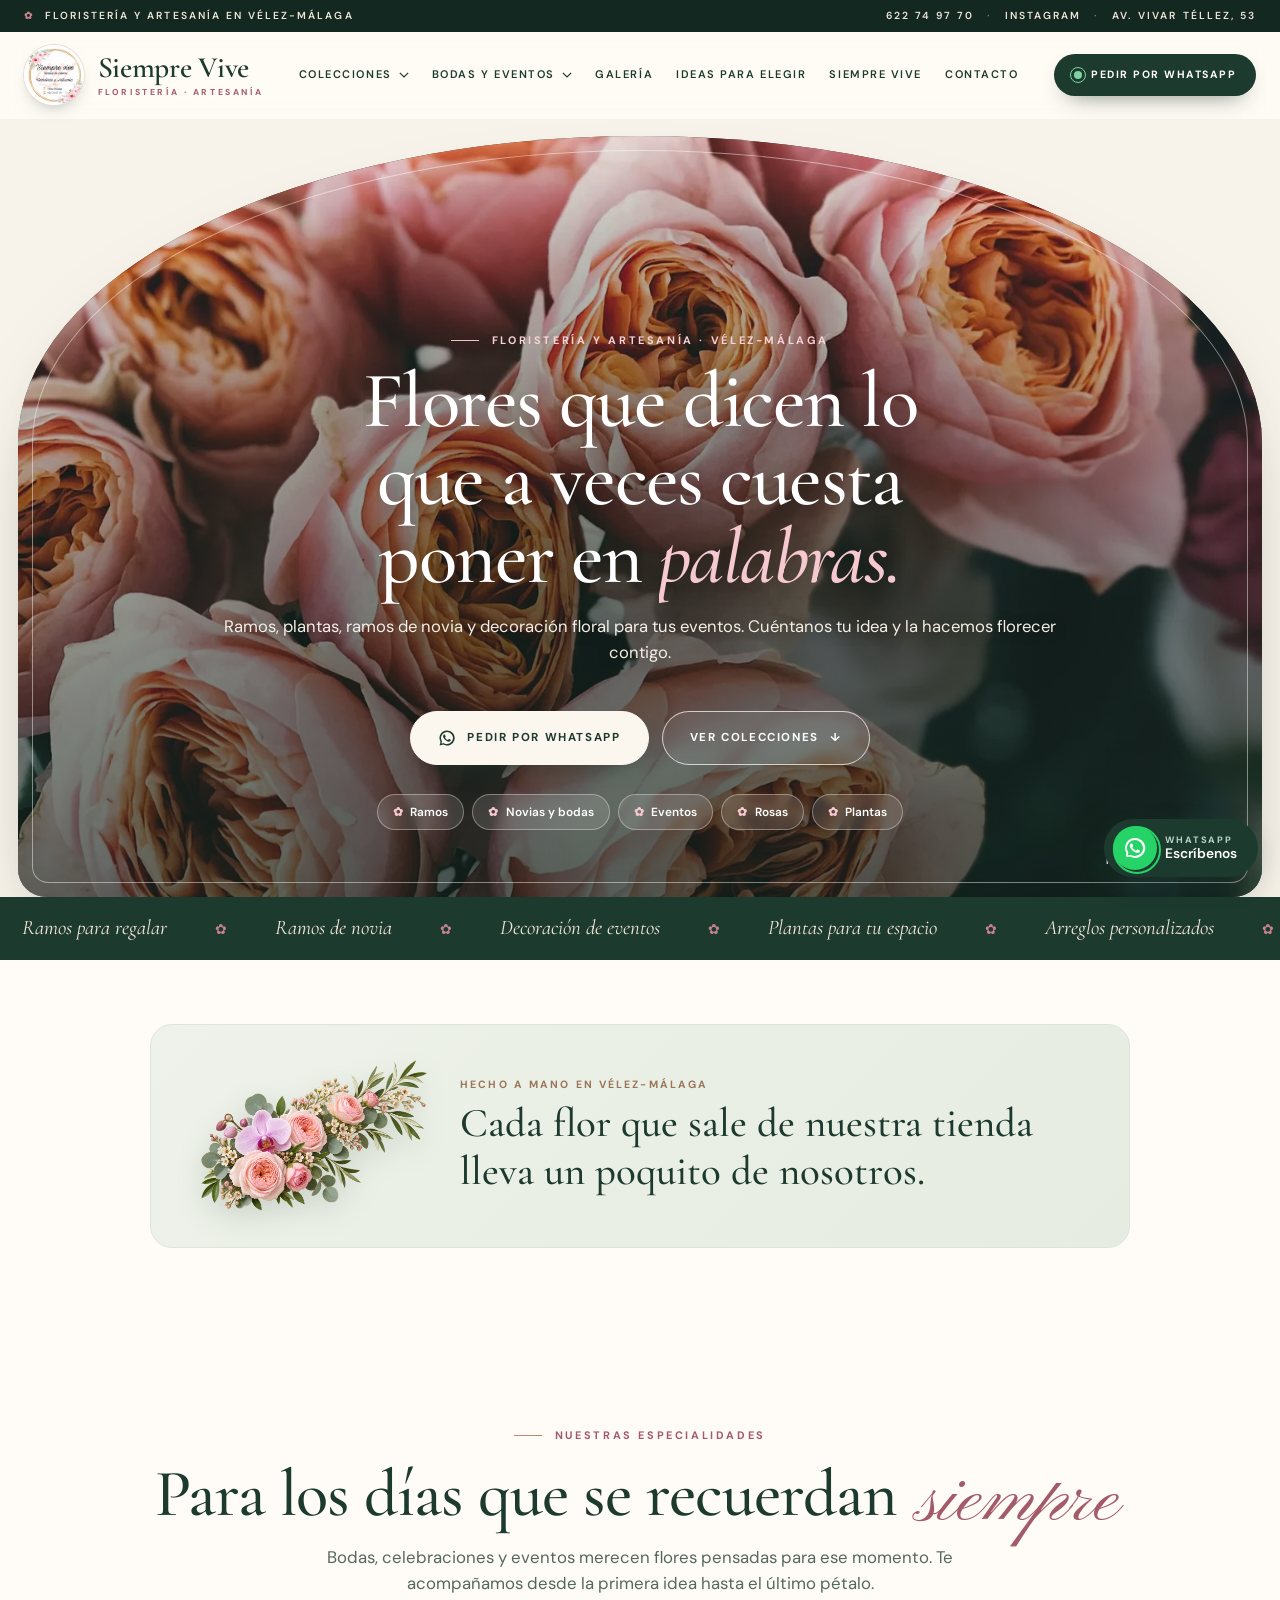
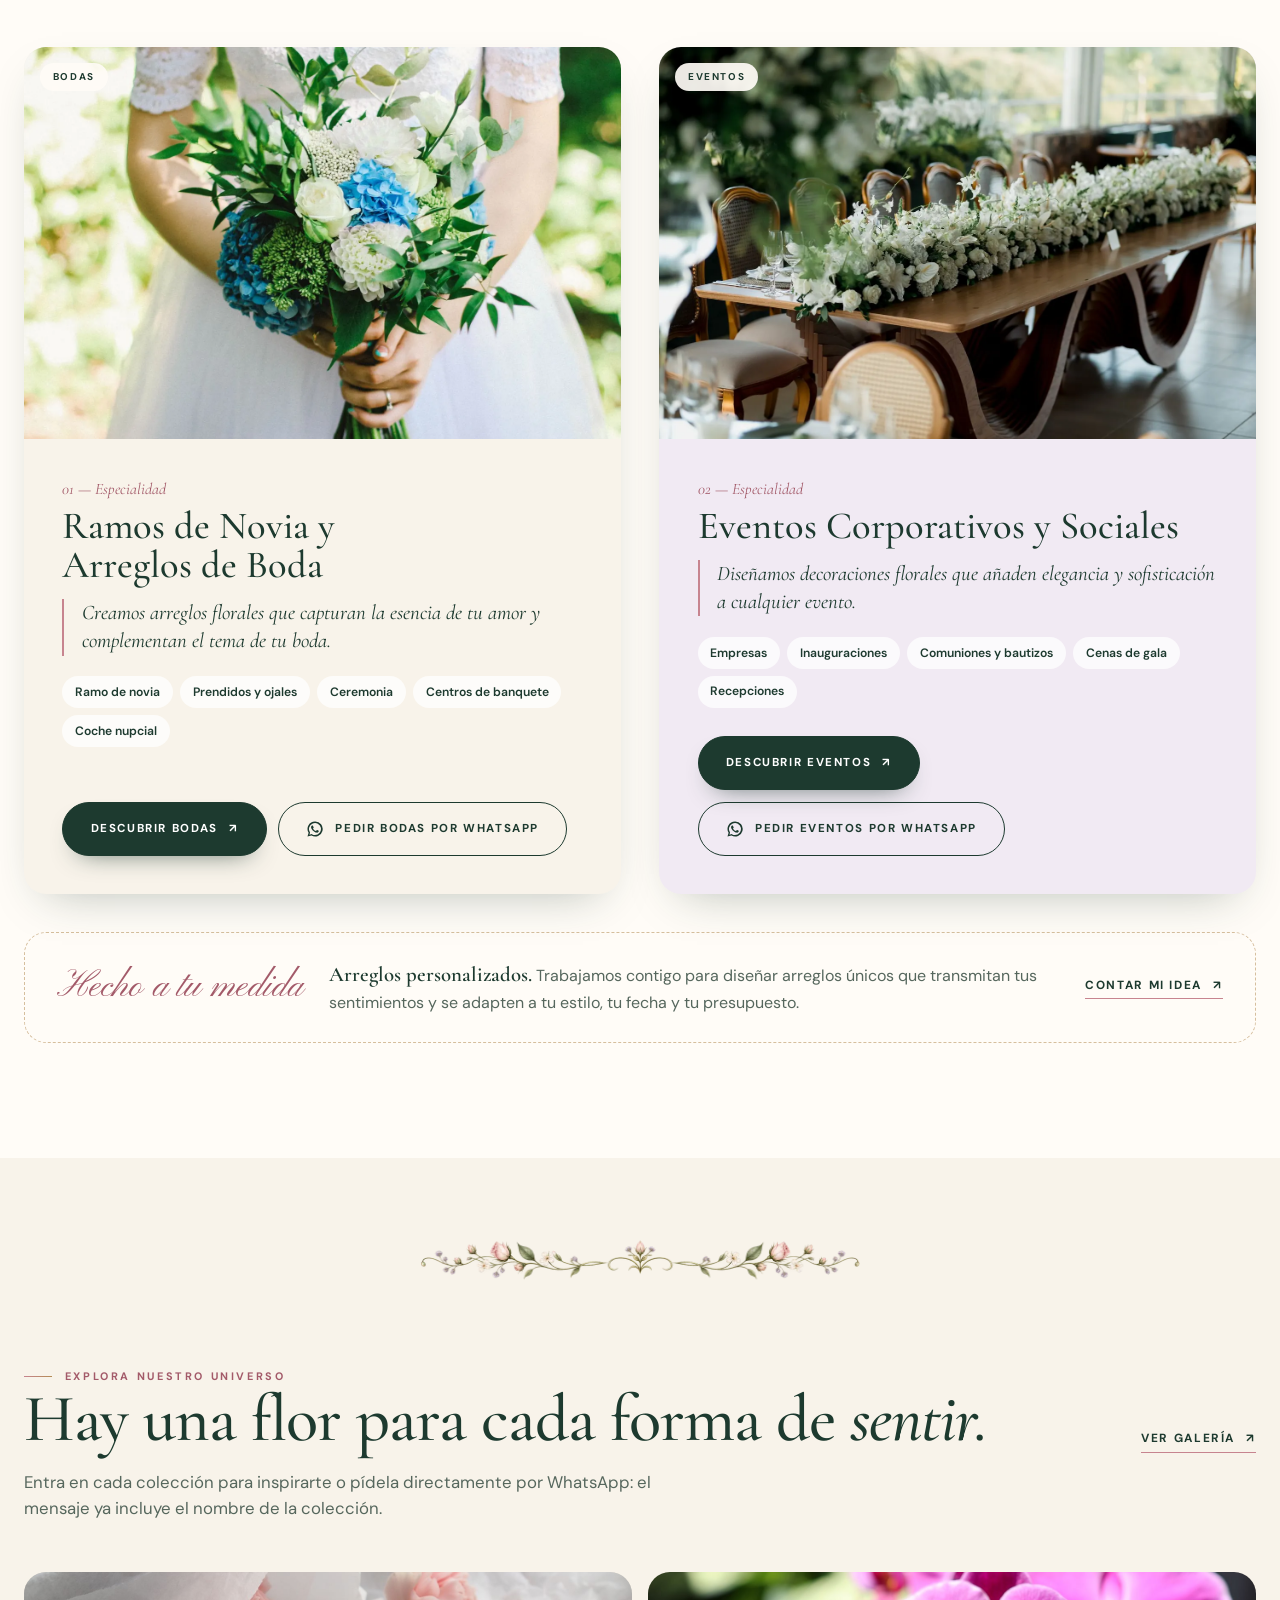
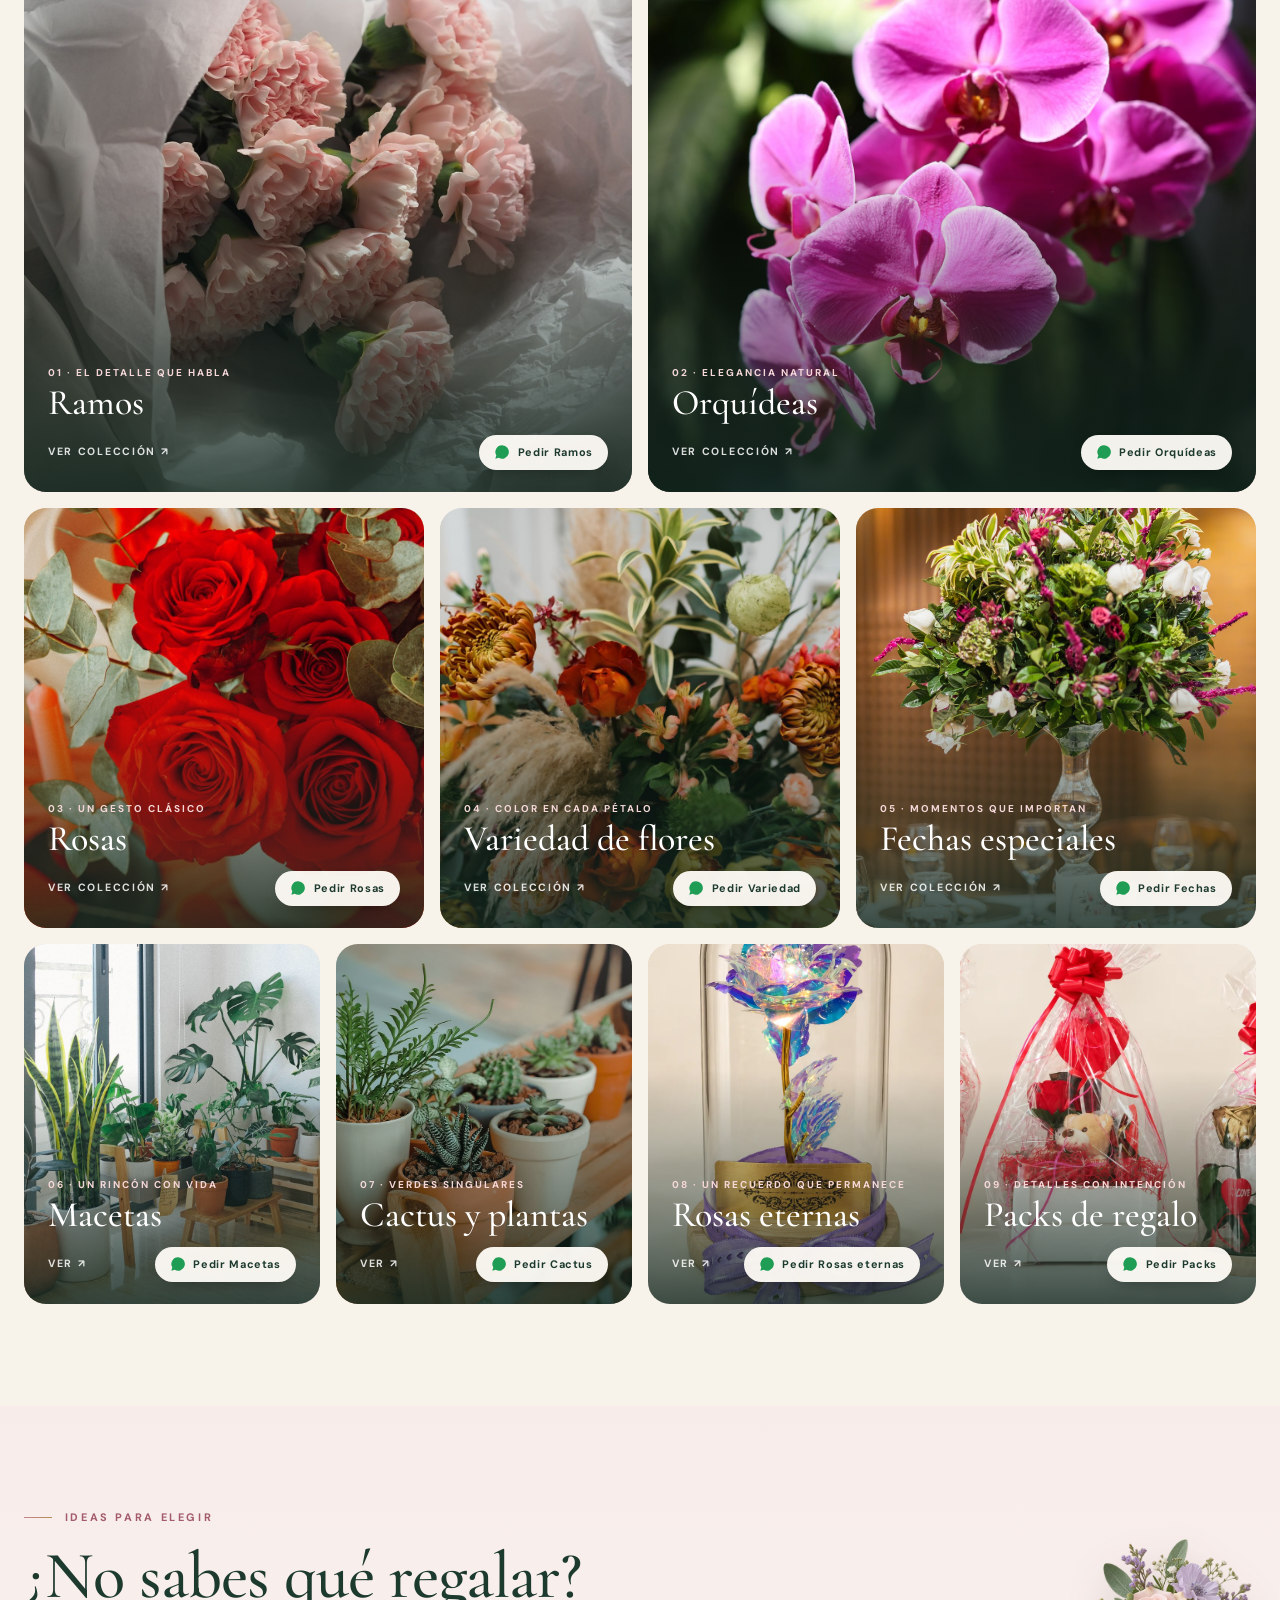
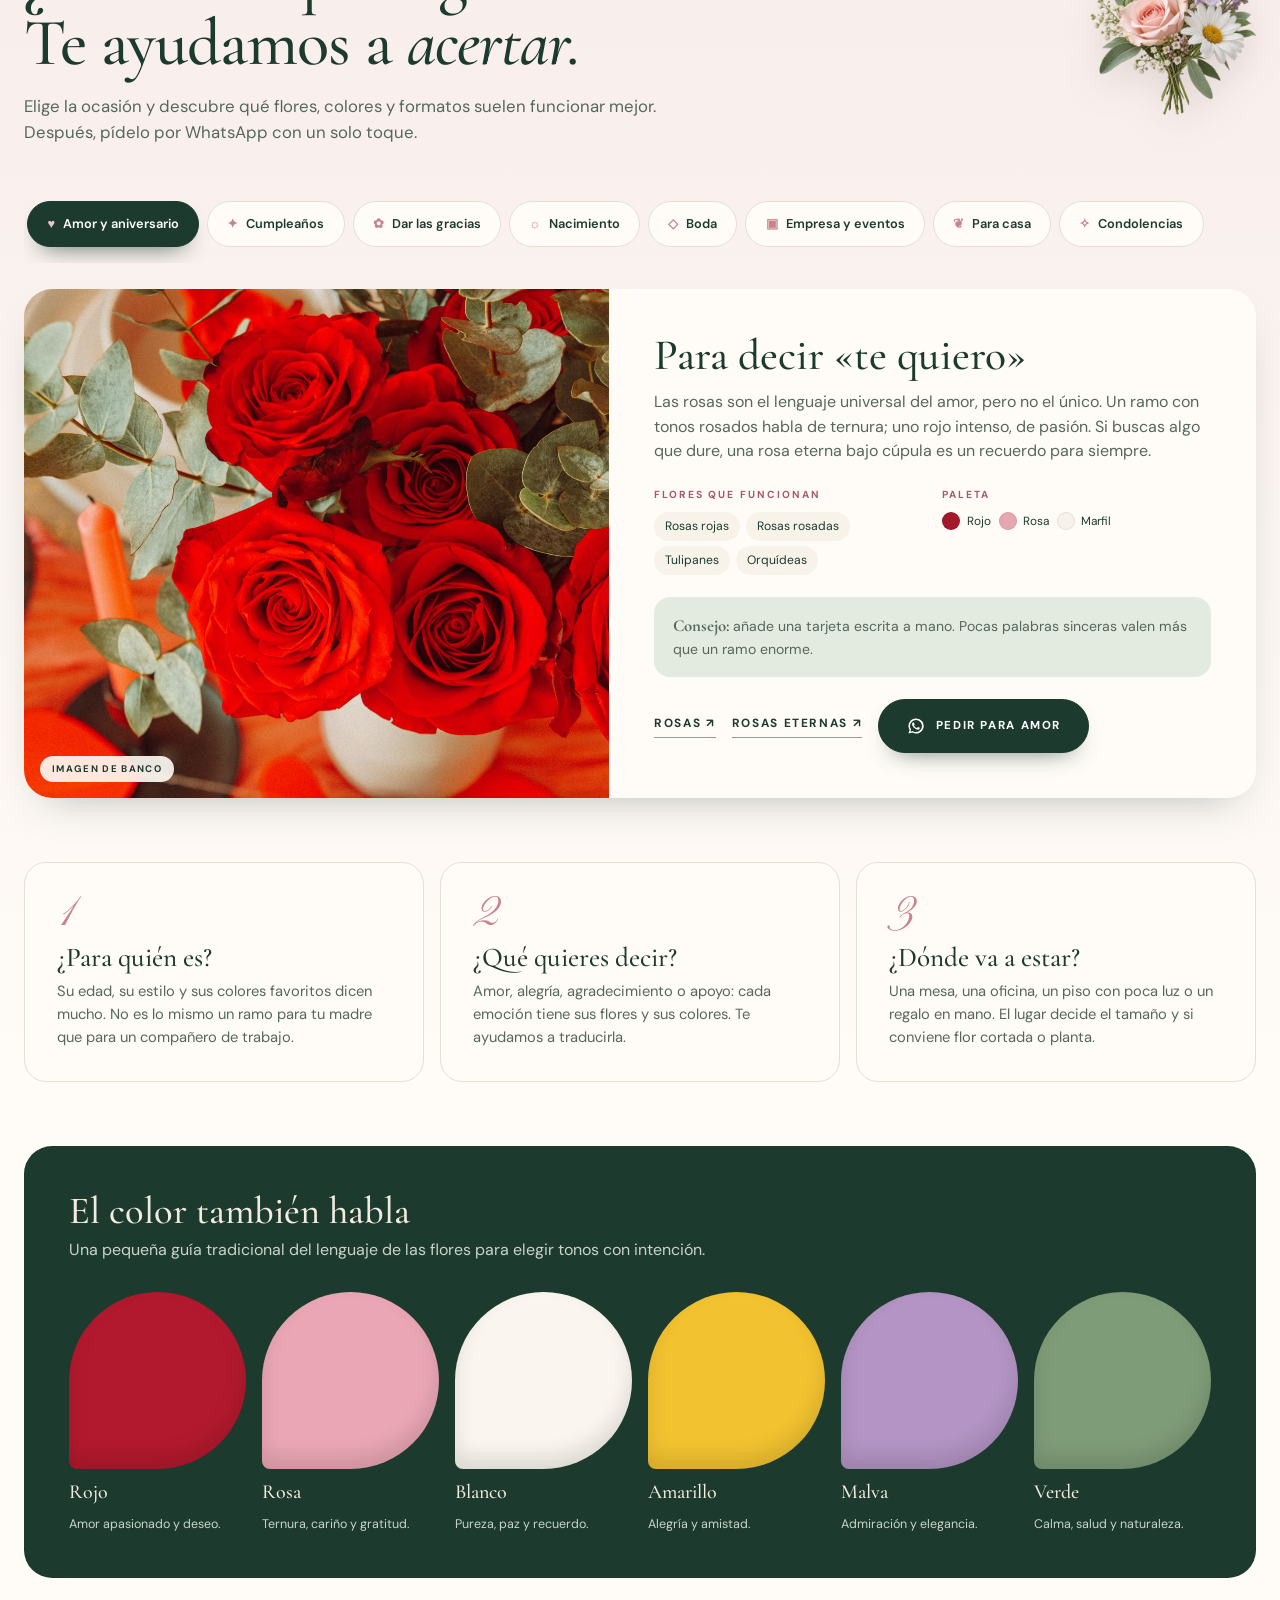
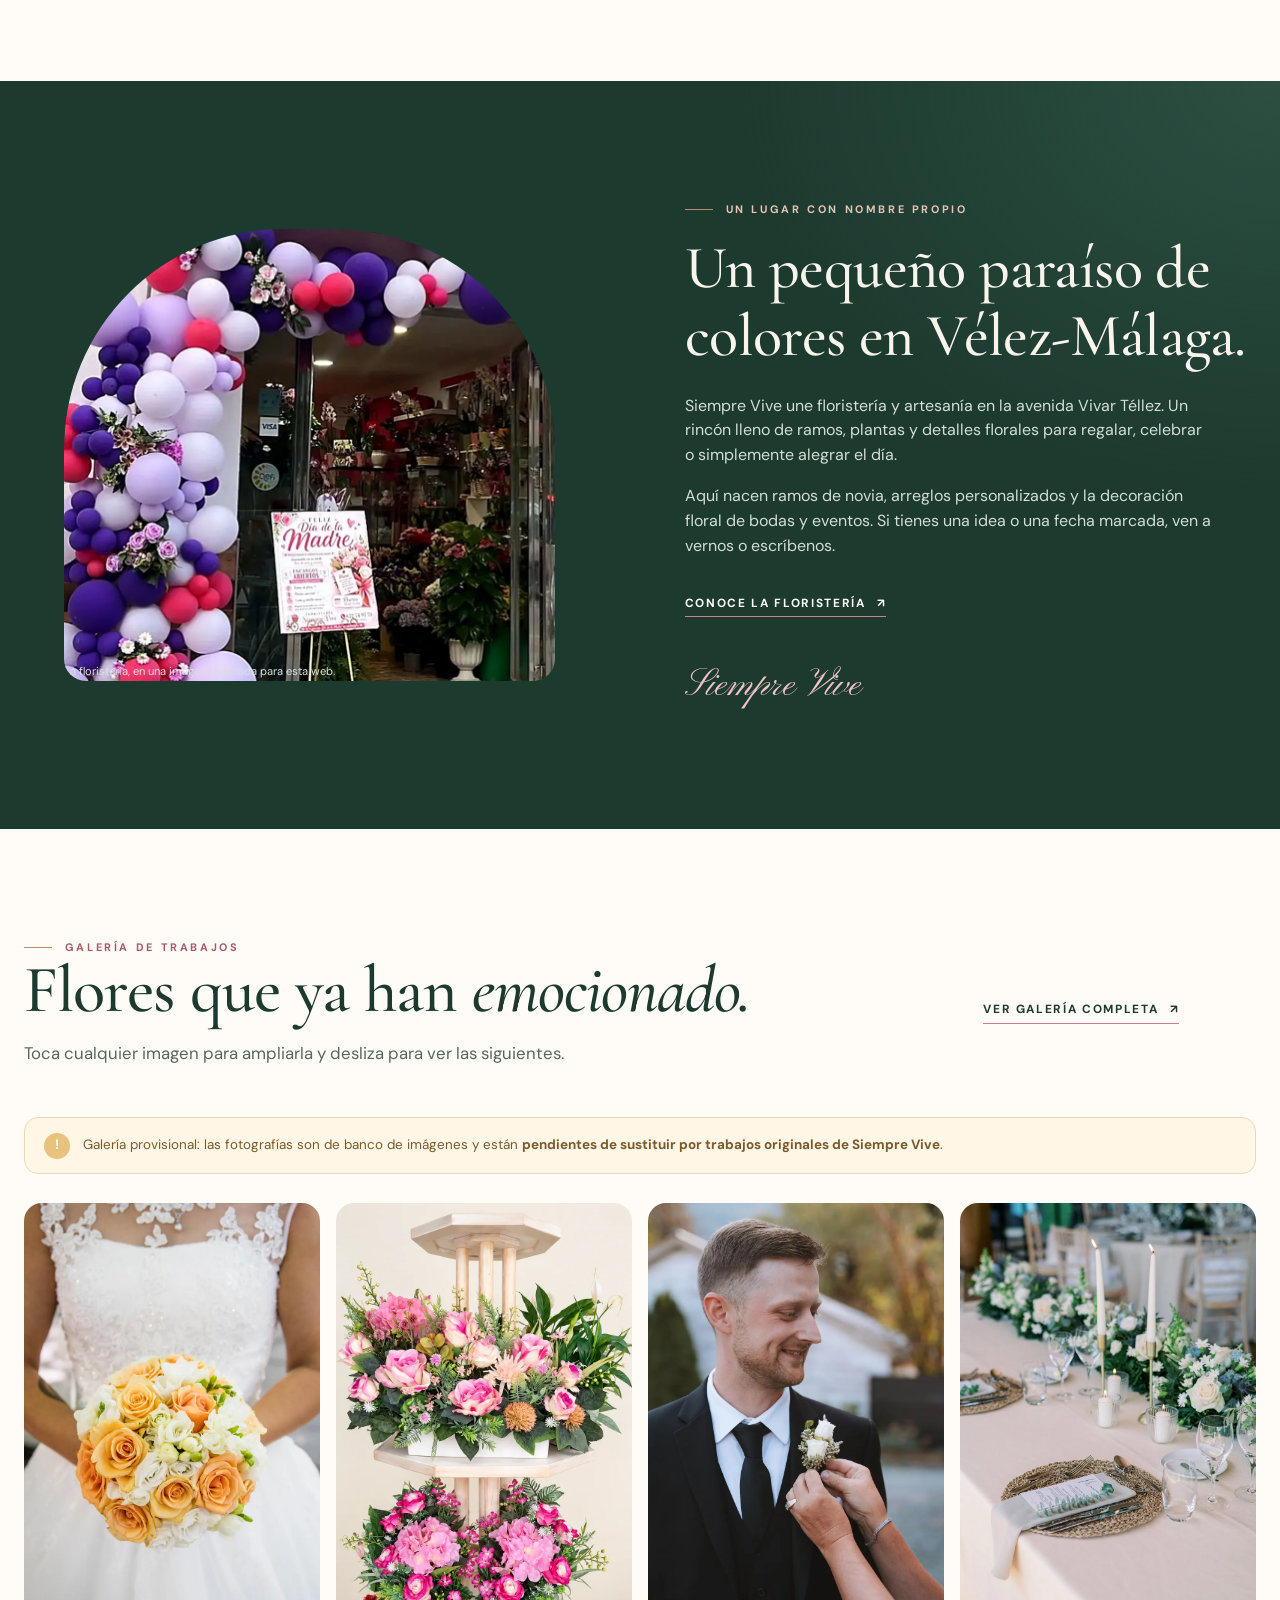
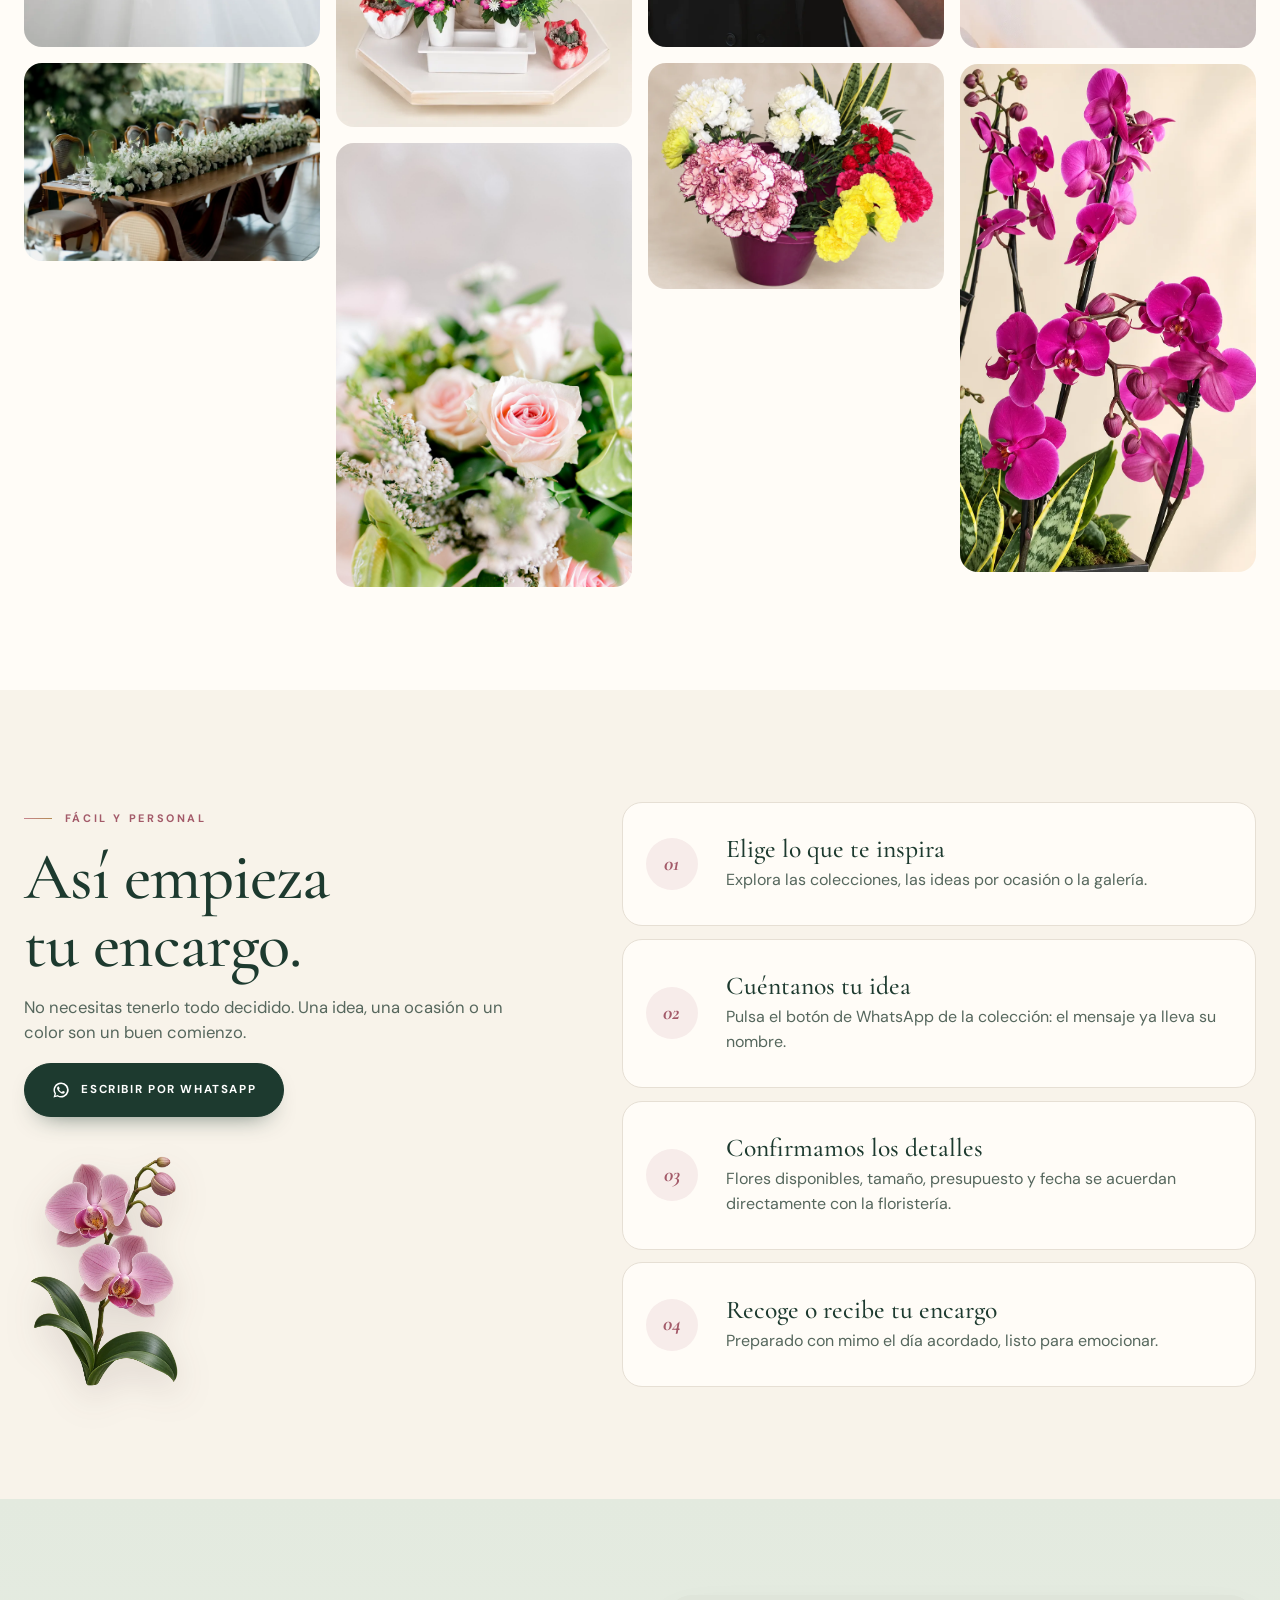
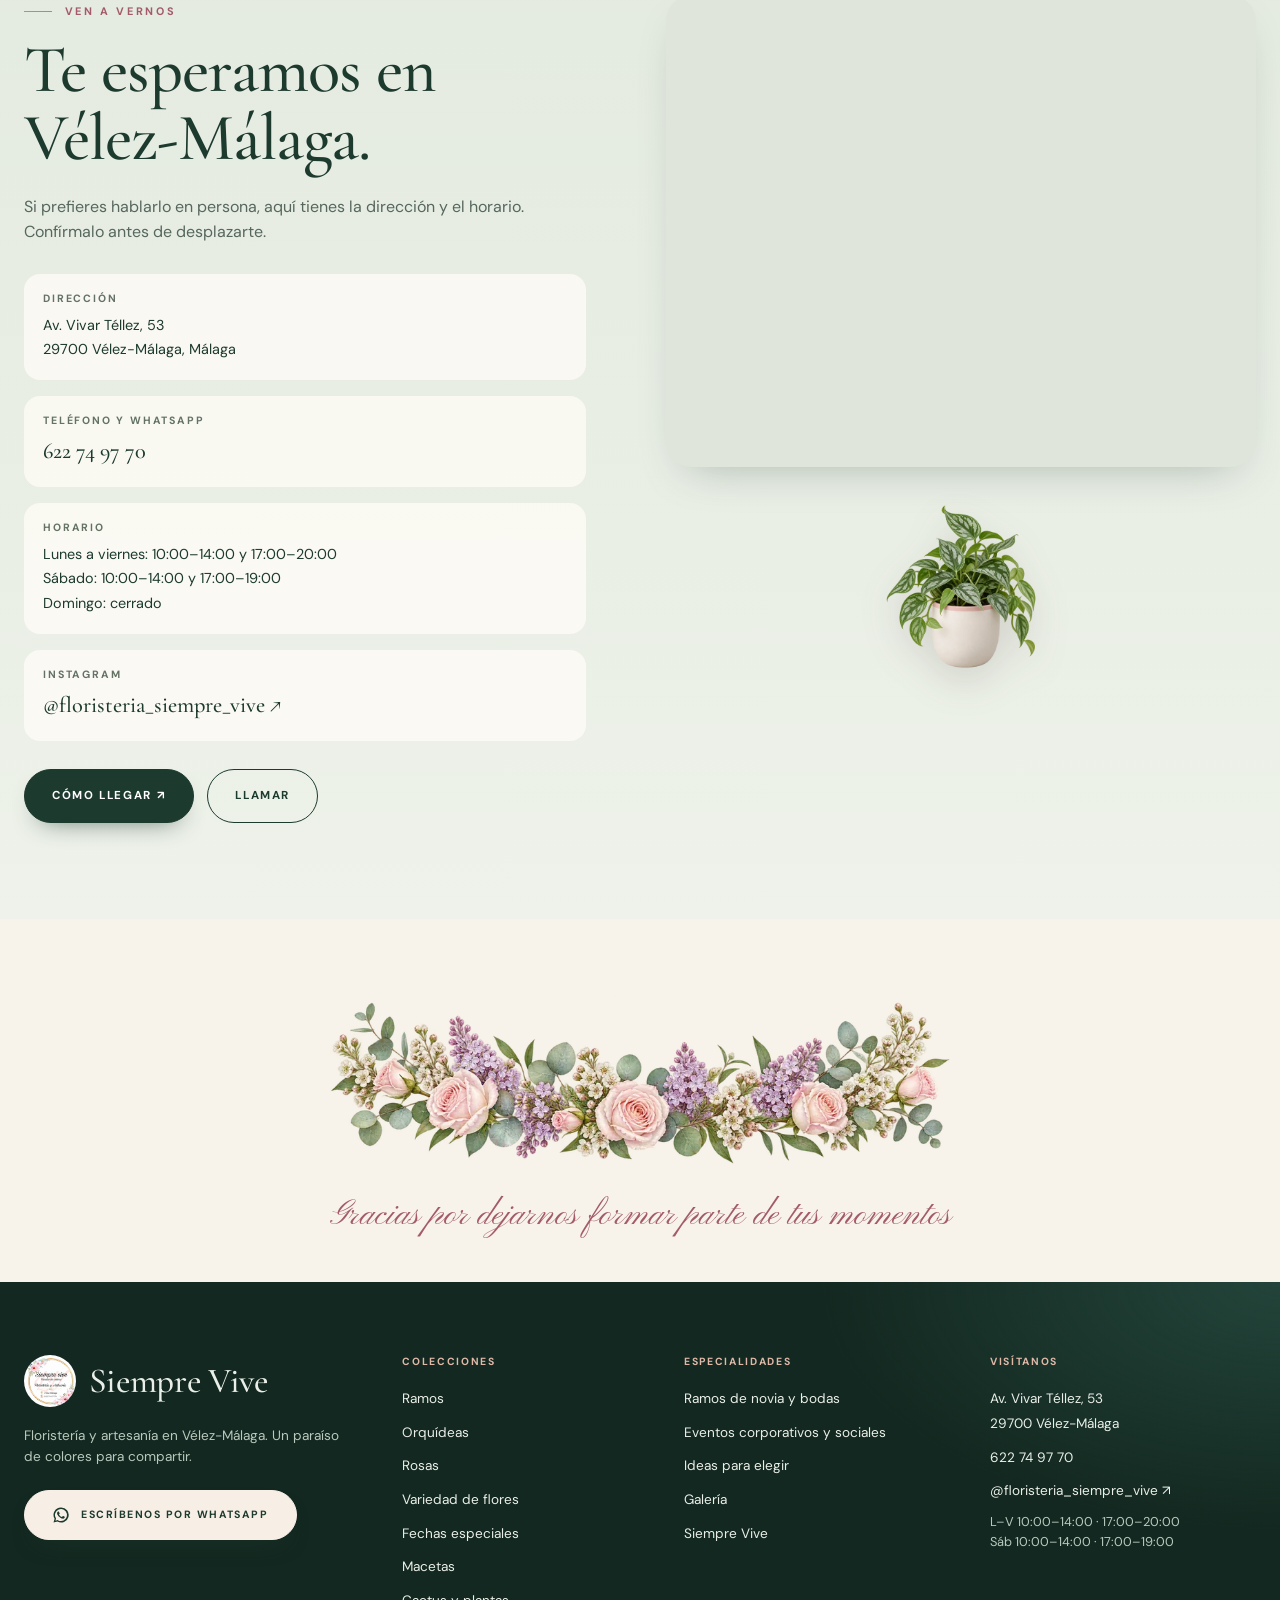
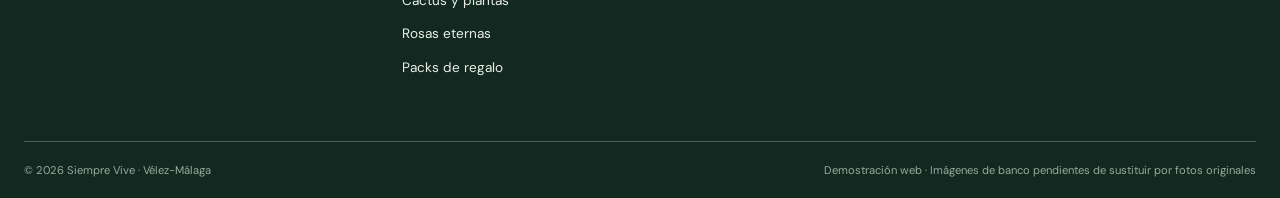
<file: index.html>
<!doctype html>
<html lang="es">
<head>
  <meta charset="utf-8">
  <meta name="viewport" content="width=device-width, initial-scale=1">
  <title>Floristería Siempre Vive | Flores, ramos de novia y eventos en Vélez-Málaga</title>
  <meta name="description" content="Floristería Siempre Vive en Vélez-Málaga: ramos, rosas, orquídeas, plantas, ramos de novia, arreglos de boda y decoración floral para eventos. Pide por WhatsApp.">
  <!--og--><meta name="theme-color" content="#1d3a2f"><link rel="canonical" href="https://sefiro888.github.io/siemprevivemalaga/"><link rel="icon" type="image/png" sizes="32x32" href="assets/images/compartir/favicon-32.png"><link rel="apple-touch-icon" href="assets/images/compartir/apple-touch-icon.png"><link rel="manifest" href="site.webmanifest">
  <meta property="og:type" content="website"><meta property="og:site_name" content="Floristería Siempre Vive"><meta property="og:locale" content="es_ES"><meta property="og:url" content="https://sefiro888.github.io/siemprevivemalaga/"><meta property="og:title" content="Floristería Siempre Vive · Flores con alma en Vélez-Málaga"><meta property="og:description" content="Floristería Siempre Vive en Vélez-Málaga: ramos, rosas, orquídeas, plantas, ramos de novia, arreglos de boda y decoración floral para eventos. Pide por WhatsApp.">
  <meta property="og:image" content="https://sefiro888.github.io/siemprevivemalaga/assets/images/compartir/index.jpg"><meta property="og:image:secure_url" content="https://sefiro888.github.io/siemprevivemalaga/assets/images/compartir/index.jpg"><meta property="og:image:type" content="image/jpeg"><meta property="og:image:width" content="1200"><meta property="og:image:height" content="630"><meta property="og:image:alt" content="Floristería Siempre Vive · Flores con alma en Vélez-Málaga">
  <meta name="twitter:card" content="summary_large_image"><meta name="twitter:title" content="Floristería Siempre Vive · Flores con alma en Vélez-Málaga"><meta name="twitter:description" content="Floristería Siempre Vive en Vélez-Málaga: ramos, rosas, orquídeas, plantas, ramos de novia, arreglos de boda y decoración floral para eventos. Pide por WhatsApp."><meta name="twitter:image" content="https://sefiro888.github.io/siemprevivemalaga/assets/images/compartir/index.jpg">
  <link rel="preload" as="image" href="assets/images/cabeceras/inicio.webp">
  <link rel="preconnect" href="https://fonts.googleapis.com"><link rel="preconnect" href="https://fonts.gstatic.com" crossorigin><link rel="stylesheet" href="https://fonts.googleapis.com/css2?family=Cormorant+Garamond:ital,wght@0,400;0,500;0,600;1,400;1,500&amp;family=DM+Sans:wght@400;500;600;700&amp;family=Pinyon+Script&amp;display=swap"><link rel="stylesheet" href="assets/css/styles.css?v=09261143"><link rel="stylesheet" href="assets/css/premium.css?v=09261143">
  <script defer src="assets/js/site.js?v=09261143"></script>
</head>
<body>
  <a class="skip-link" href="#contenido">Saltar al contenido</a>
  <header class="site-header">
  <div class="topbar"><div class="container topbar-inner"><span class="topbar-msg"><span aria-hidden="true">✿</span> Floristería y artesanía en Vélez-Málaga</span><span class="topbar-links"><a href="tel:+34622749770">622 74 97 70</a><span aria-hidden="true">·</span><a href="https://www.instagram.com/floristeria_siempre_vive/" target="_blank" rel="noopener noreferrer">Instagram</a><span aria-hidden="true">·</span><a href="#contacto">Av. Vivar Téllez, 53</a></span></div></div>
  <div class="header-main"><div class="container header-inner">
    <a class="brand" href="index.html" aria-label="Siempre Vive, ir al inicio"><img src="logo.jpeg" width="64" height="64" alt=""><span class="brand-copy"><span class="brand-name">Siempre Vive</span><span class="brand-sub">Floristería · Artesanía</span></span></a>
    <nav class="desktop-nav" aria-label="Navegación principal">
      <div class="nav-dropdown nav-mega"><button class="nav-trigger" type="button" aria-expanded="false" aria-controls="mega-colecciones">Colecciones <svg viewBox="0 0 12 8" aria-hidden="true"><path d="m1 1 5 5 5-5" fill="none" stroke="currentColor" stroke-width="1.5"/></svg></button>
        <div class="dropdown-panel mega-panel" id="mega-colecciones"><div class="mega-inner">
          <div class="mega-intro"><span class="script">Nuestras</span><strong>colecciones</strong><p>Flores, plantas y detalles para cada forma de sentir. Elige una colección y pídela directamente por WhatsApp.</p><a class="text-link" href="index.html#flores">Verlas todas <span aria-hidden="true">↗</span></a><img class="mega-orn" src="assets/images/adornos/esquina-sup.webp" alt="" aria-hidden="true"></div>
          <div class="mega-grid"><a class="mega-item" href="ramos.html"><img src="assets/images/thumbs/ramos.webp" alt="" width="56" height="56" loading="lazy"><span><strong>Ramos</strong><small>El detalle que habla</small></span></a><a class="mega-item" href="orquideas.html"><img src="assets/images/thumbs/orquideas.webp" alt="" width="56" height="56" loading="lazy"><span><strong>Orquídeas</strong><small>Elegancia natural</small></span></a><a class="mega-item" href="rosas.html"><img src="assets/images/thumbs/rosas.webp" alt="" width="56" height="56" loading="lazy"><span><strong>Rosas</strong><small>Un gesto clásico</small></span></a><a class="mega-item" href="variedad-de-flores.html"><img src="assets/images/thumbs/variedad.webp" alt="" width="56" height="56" loading="lazy"><span><strong>Variedad de flores</strong><small>Color en cada pétalo</small></span></a><a class="mega-item" href="fechas-especiales.html"><img src="assets/images/thumbs/fechas.webp" alt="" width="56" height="56" loading="lazy"><span><strong>Fechas especiales</strong><small>Momentos que importan</small></span></a><a class="mega-item" href="macetas.html"><img src="assets/images/thumbs/macetas.webp" alt="" width="56" height="56" loading="lazy"><span><strong>Macetas</strong><small>Un rincón con vida</small></span></a><a class="mega-item" href="cactus-y-plantas.html"><img src="assets/images/thumbs/cactus.webp" alt="" width="56" height="56" loading="lazy"><span><strong>Cactus y plantas</strong><small>Verdes singulares</small></span></a><a class="mega-item" href="rosas-eternas.html"><img src="assets/images/thumbs/rosas-eternas.webp" alt="" width="56" height="56" loading="lazy"><span><strong>Rosas eternas</strong><small>Un recuerdo que permanece</small></span></a><a class="mega-item" href="packs-de-regalo.html"><img src="assets/images/thumbs/packs.webp" alt="" width="56" height="56" loading="lazy"><span><strong>Packs de regalo</strong><small>Detalles con intención</small></span></a></div>
          <a class="mega-feature" href="galeria.html"><img src="assets/images/thumbs/galeria.webp" alt="" loading="lazy"><span><small>Inspírate</small><strong>Galería de trabajos</strong><em>Ver galería ↗</em></span></a>
        </div></div>
      </div>
      <div class="nav-dropdown nav-spec"><button class="nav-trigger" type="button" aria-expanded="false" aria-controls="menu-bodas">Bodas y eventos <svg viewBox="0 0 12 8" aria-hidden="true"><path d="m1 1 5 5 5-5" fill="none" stroke="currentColor" stroke-width="1.5"/></svg></button>
        <div class="dropdown-panel spec-panel" id="menu-bodas"><a class="spec-item" href="bodas.html"><span class="spec-img"><img src="assets/images/thumbs/bodas-card.webp" alt="" loading="lazy"></span><strong>Ramos de novia y bodas</strong><small>Arreglos que capturan la esencia de vuestro amor</small></a><a class="spec-item" href="eventos.html"><span class="spec-img"><img src="assets/images/thumbs/eventos-card.webp" alt="" loading="lazy"></span><strong>Eventos corporativos y sociales</strong><small>Elegancia y sofisticación para cada evento</small></a></div>
      </div>
      <a class="nav-link" href="galeria.html">Galería</a>
      <a class="nav-link" href="index.html#ideas">Ideas para elegir</a>
      <a class="nav-link" href="sobre-nosotros.html">Siempre Vive</a>
      <a class="nav-link" href="#contacto">Contacto</a>
    </nav>
    <a class="header-cta" href="https://wa.me/34622749770" data-wa="" target="_blank" rel="noopener noreferrer"><span class="cta-dot" aria-hidden="true"></span>Pedir por WhatsApp</a>
    <button class="menu-toggle" type="button" aria-label="Abrir menú" aria-controls="mobile-menu" aria-expanded="false"><span></span><span></span><span></span></button>
  </div></div>
  <nav class="mobile-nav" id="mobile-menu" aria-label="Navegación móvil" inert>
    
    <div class="mnav-head"><a class="brand" href="index.html"><img src="logo.jpeg" width="48" height="48" alt=""><span class="brand-name">Siempre Vive</span></a><button class="mnav-close" type="button" aria-label="Cerrar menú"><span></span><span></span></button></div>
    <div class="mnav-body">
      <div class="mnav-links">
        <a href="index.html" aria-current="page"><small>01</small>Inicio</a>
        <a href="galeria.html"><small>02</small>Galería</a>
        <a href="index.html#ideas"><small>03</small>Ideas para elegir</a>
        <a href="sobre-nosotros.html"><small>04</small>Siempre Vive</a>
        <a href="#contacto"><small>05</small>Contacto</a>
      </div>
      <p class="mnav-label">Bodas y eventos</p>
      <div class="mnav-spec"><a class="mspec" href="bodas.html"><img src="assets/images/thumbs/bodas-card.webp" alt="" loading="lazy"><span>Ramos de novia y bodas</span></a><a class="mspec" href="eventos.html"><img src="assets/images/thumbs/eventos-card.webp" alt="" loading="lazy"><span>Eventos corporativos y sociales</span></a></div>
      <p class="mnav-label">Colecciones <span aria-hidden="true">→ desliza</span></p>
      <div class="mnav-chips"><a class="mchip" href="ramos.html"><img src="assets/images/thumbs/ramos.webp" alt="" width="64" height="64" loading="lazy"><span>Ramos</span></a><a class="mchip" href="orquideas.html"><img src="assets/images/thumbs/orquideas.webp" alt="" width="64" height="64" loading="lazy"><span>Orquídeas</span></a><a class="mchip" href="rosas.html"><img src="assets/images/thumbs/rosas.webp" alt="" width="64" height="64" loading="lazy"><span>Rosas</span></a><a class="mchip" href="variedad-de-flores.html"><img src="assets/images/thumbs/variedad.webp" alt="" width="64" height="64" loading="lazy"><span>Variedad de flores</span></a><a class="mchip" href="fechas-especiales.html"><img src="assets/images/thumbs/fechas.webp" alt="" width="64" height="64" loading="lazy"><span>Fechas especiales</span></a><a class="mchip" href="macetas.html"><img src="assets/images/thumbs/macetas.webp" alt="" width="64" height="64" loading="lazy"><span>Macetas</span></a><a class="mchip" href="cactus-y-plantas.html"><img src="assets/images/thumbs/cactus.webp" alt="" width="64" height="64" loading="lazy"><span>Cactus y plantas</span></a><a class="mchip" href="rosas-eternas.html"><img src="assets/images/thumbs/rosas-eternas.webp" alt="" width="64" height="64" loading="lazy"><span>Rosas eternas</span></a><a class="mchip" href="packs-de-regalo.html"><img src="assets/images/thumbs/packs.webp" alt="" width="64" height="64" loading="lazy"><span>Packs de regalo</span></a></div>
      <div class="mnav-foot"><a class="button btn-light-wa" href="https://wa.me/34622749770" data-wa="" target="_blank" rel="noopener noreferrer">Pedir por WhatsApp</a><div class="mnav-contact"><a href="tel:+34622749770">622 74 97 70</a><a href="https://www.instagram.com/floristeria_siempre_vive/" target="_blank" rel="noopener noreferrer">Instagram ↗</a></div><span class="script">con amor, Siempre Vive</span></div>
      <img class="mnav-orn-b" src="assets/images/adornos/guirnalda-fina.webp" alt="" aria-hidden="true">
    </div>
  </nav>
</header>
  <main id="contenido">

    <!-- PORTADA -->
    <section class="page-hero hero-home" aria-labelledby="hero-title">
      <div class="page-hero-copy">
        <span class="eyebrow">Floristería y artesanía · Vélez-Málaga</span>
        <h1 id="hero-title" data-split>Flores que dicen lo que a veces cuesta poner en <em>palabras.</em></h1>
        <p>Ramos, plantas, ramos de novia y decoración floral para tus eventos. Cuéntanos tu idea y la hacemos florecer contigo.</p>
        <div class="hero-actions"><a class="button" href="https://wa.me/34622749770" data-wa="" target="_blank" rel="noopener noreferrer">Pedir por WhatsApp</a><a class="button button-outline" href="#flores">Ver colecciones <span aria-hidden="true">↓</span></a></div>
        <ul class="hero2-tags"><li><a href="ramos.html">Ramos</a></li><li><a href="bodas.html">Novias y bodas</a></li><li><a href="eventos.html">Eventos</a></li><li><a href="rosas.html">Rosas</a></li><li><a href="macetas.html">Plantas</a></li></ul>
      </div>
      <div class="hero-visual"><div class="page-hero-image"><img src="assets/images/cabeceras/inicio.webp" alt="Rosas de jardín en tonos rosa y melocotón, imagen de banco" fetchpriority="high"><span class="photo-tag">Imagen de banco</span></div></div>
      <div class="petals" data-petals aria-hidden="true"></div>
    </section>

    <div class="marquee" aria-label="Ramos, ramos de novia, eventos, plantas y regalos"><div class="marquee-track" aria-hidden="true"><div class="marquee-group"><span>Ramos para regalar</span><span>Ramos de novia</span><span>Decoración de eventos</span><span>Plantas para tu espacio</span><span>Arreglos personalizados</span></div><div class="marquee-group"><span>Ramos para regalar</span><span>Ramos de novia</span><span>Decoración de eventos</span><span>Plantas para tu espacio</span><span>Arreglos personalizados</span></div></div></div>
    <section class="quote-band" aria-label="Siempre Vive">
      <div class="container"><div class="orn-quote orn-quote-lg" data-reveal><img class="orn" src="assets/images/adornos/portada-esquina.webp" alt="" aria-hidden="true" loading="lazy"><div><span class="orn-quote-eyebrow">Hecho a mano en Vélez-Málaga</span><p class="orn-quote-text">Cada flor que sale de nuestra tienda lleva un poquito de nosotros.</p></div></div></div>
    </section>


    <!-- ESPECIALIDADES -->
    <section class="specialties" id="especialidades" aria-labelledby="spec-title">
      <div class="container">
        <div class="sec-head center" data-reveal><span class="eyebrow">Nuestras especialidades</span><h2 class="section-heading" id="spec-title">Para los días que se recuerdan <span class="script-accent">siempre</span></h2><p>Bodas, celebraciones y eventos merecen flores pensadas para ese momento. Te acompañamos desde la primera idea hasta el último pétalo.</p></div>
        <div class="spec-grid">
          <article class="spec-card" data-reveal="left">
            <a class="spec-media" href="bodas.html" tabindex="-1" aria-hidden="true"><img src="assets/images/banco/novia-manos.webp" alt="" loading="lazy"><span class="tag">Bodas</span></a>
            <div class="spec-body">
              <span class="spec-num">01 — Especialidad</span>
              <h3><a href="bodas.html">Ramos de Novia y Arreglos de Boda</a></h3>
              <p class="spec-quote">Creamos arreglos florales que capturan la esencia de tu amor y complementan el tema de tu boda.</p>
              <ul class="spec-list"><li>Ramo de novia</li><li>Prendidos y ojales</li><li>Ceremonia</li><li>Centros de banquete</li><li>Coche nupcial</li></ul>
              <div class="spec-actions"><a class="button" href="bodas.html">Descubrir bodas <span aria-hidden="true">↗</span></a><a class="button button-outline" href="https://wa.me/34622749770" data-wa="Ramos de novia y bodas" target="_blank" rel="noopener noreferrer">Pedir Bodas por WhatsApp</a></div>
            </div>
          </article>
          <article class="spec-card" data-reveal="right">
            <a class="spec-media" href="eventos.html" tabindex="-1" aria-hidden="true"><img src="assets/images/banco/mesa-arreglo.webp" alt="" loading="lazy"><span class="tag">Eventos</span></a>
            <div class="spec-body">
              <span class="spec-num">02 — Especialidad</span>
              <h3><a href="eventos.html">Eventos Corporativos y Sociales</a></h3>
              <p class="spec-quote">Diseñamos decoraciones florales que añaden elegancia y sofisticación a cualquier evento.</p>
              <ul class="spec-list"><li>Empresas</li><li>Inauguraciones</li><li>Comuniones y bautizos</li><li>Cenas de gala</li><li>Recepciones</li></ul>
              <div class="spec-actions"><a class="button" href="eventos.html">Descubrir eventos <span aria-hidden="true">↗</span></a><a class="button button-outline" href="https://wa.me/34622749770" data-wa="Eventos corporativos y sociales" target="_blank" rel="noopener noreferrer">Pedir Eventos por WhatsApp</a></div>
            </div>
          </article>
        </div>
        <div class="spec-extra" data-reveal><span class="script">Hecho a tu medida</span><p><strong>Arreglos personalizados.</strong> Trabajamos contigo para diseñar arreglos únicos que transmitan tus sentimientos y se adapten a tu estilo, tu fecha y tu presupuesto.</p><a class="text-link" href="https://wa.me/34622749770" data-wa="Arreglos personalizados" target="_blank" rel="noopener noreferrer">Contar mi idea <span aria-hidden="true">↗</span></a></div>
      </div>
    </section>

    <div class="orn-divider" aria-hidden="true" style="background:var(--cream)"><img src="assets/images/adornos/divisor.webp" alt="" loading="lazy"></div>

    <!-- COLECCIONES -->
    <section class="collections" id="flores" aria-labelledby="coll-title">
      <div class="container">
        <div class="sec-head split" data-reveal><div><span class="eyebrow">Explora nuestro universo</span><h2 class="section-heading" id="coll-title">Hay una flor para cada forma de <em>sentir.</em></h2></div><a class="text-link" href="galeria.html">Ver galería <span aria-hidden="true">↗</span></a><p>Entra en cada colección para inspirarte o pídela directamente por WhatsApp: el mensaje ya incluye el nombre de la colección.</p></div>
        <div class="coll-grid" data-stagger>
          <article class="coll-card c-lg"><img src="assets/images/ramos.jpg" alt="Ramo de claveles rosados envuelto en papel blanco" loading="lazy"><div class="coll-copy"><small>01 · El detalle que habla</small><h3><a class="coll-link" href="ramos.html">Ramos</a></h3><div class="coll-actions"><span class="coll-more" aria-hidden="true">Ver colección ↗</span><a class="coll-wa" href="https://wa.me/34622749770" data-wa="Ramos" target="_blank" rel="noopener noreferrer" aria-label="Pedir Ramos por WhatsApp"><svg viewBox="0 0 24 24" aria-hidden="true"><path d="M12 2a9.9 9.9 0 0 0-8.53 15L2 22l5.15-1.4A10 10 0 1 0 12 2Zm4.5 12.2c-.25-.12-1.48-.73-1.71-.81-.23-.08-.4-.12-.57.12-.17.25-.65.81-.8.98-.15.17-.3.19-.55.06-.25-.12-1.06-.39-2.02-1.25-.75-.67-1.25-1.5-1.4-1.75-.15-.25-.02-.39.11-.52.11-.11.25-.3.37-.44.12-.14.17-.25.25-.42.08-.17.04-.32-.02-.45-.06-.12-.57-1.37-.78-1.87-.21-.49-.42-.42-.57-.43h-.49c-.17 0-.44.06-.67.31-.23.25-.88.86-.88 2.1s.9 2.44 1.03 2.6c.12.17 1.77 2.7 4.28 3.78 2.1.9 2.55.72 3.03.68.49-.07 1.48-.61 1.69-1.2.21-.59.21-1.09.15-1.2-.07-.1-.23-.16-.48-.29Z"/></svg><span>Pedir Ramos</span></a></div></div></article>
          <article class="coll-card c-lg"><img src="assets/images/orquideas-detalle.jpg" alt="Orquídeas rosadas iluminadas con luz natural" loading="lazy"><div class="coll-copy"><small>02 · Elegancia natural</small><h3><a class="coll-link" href="orquideas.html">Orquídeas</a></h3><div class="coll-actions"><span class="coll-more" aria-hidden="true">Ver colección ↗</span><a class="coll-wa" href="https://wa.me/34622749770" data-wa="Orquídeas" target="_blank" rel="noopener noreferrer" aria-label="Pedir Orquídeas por WhatsApp"><svg viewBox="0 0 24 24" aria-hidden="true"><path d="M12 2a9.9 9.9 0 0 0-8.53 15L2 22l5.15-1.4A10 10 0 1 0 12 2Zm4.5 12.2c-.25-.12-1.48-.73-1.71-.81-.23-.08-.4-.12-.57.12-.17.25-.65.81-.8.98-.15.17-.3.19-.55.06-.25-.12-1.06-.39-2.02-1.25-.75-.67-1.25-1.5-1.4-1.75-.15-.25-.02-.39.11-.52.11-.11.25-.3.37-.44.12-.14.17-.25.25-.42.08-.17.04-.32-.02-.45-.06-.12-.57-1.37-.78-1.87-.21-.49-.42-.42-.57-.43h-.49c-.17 0-.44.06-.67.31-.23.25-.88.86-.88 2.1s.9 2.44 1.03 2.6c.12.17 1.77 2.7 4.28 3.78 2.1.9 2.55.72 3.03.68.49-.07 1.48-.61 1.69-1.2.21-.59.21-1.09.15-1.2-.07-.1-.23-.16-.48-.29Z"/></svg><span>Pedir Orquídeas</span></a></div></div></article>
          <article class="coll-card"><img src="assets/images/rosas.jpg" alt="Rosas rojas acompañadas de hojas de eucalipto" loading="lazy"><div class="coll-copy"><small>03 · Un gesto clásico</small><h3><a class="coll-link" href="rosas.html">Rosas</a></h3><div class="coll-actions"><span class="coll-more" aria-hidden="true">Ver colección ↗</span><a class="coll-wa" href="https://wa.me/34622749770" data-wa="Rosas" target="_blank" rel="noopener noreferrer" aria-label="Pedir Rosas por WhatsApp"><svg viewBox="0 0 24 24" aria-hidden="true"><path d="M12 2a9.9 9.9 0 0 0-8.53 15L2 22l5.15-1.4A10 10 0 1 0 12 2Zm4.5 12.2c-.25-.12-1.48-.73-1.71-.81-.23-.08-.4-.12-.57.12-.17.25-.65.81-.8.98-.15.17-.3.19-.55.06-.25-.12-1.06-.39-2.02-1.25-.75-.67-1.25-1.5-1.4-1.75-.15-.25-.02-.39.11-.52.11-.11.25-.3.37-.44.12-.14.17-.25.25-.42.08-.17.04-.32-.02-.45-.06-.12-.57-1.37-.78-1.87-.21-.49-.42-.42-.57-.43h-.49c-.17 0-.44.06-.67.31-.23.25-.88.86-.88 2.1s.9 2.44 1.03 2.6c.12.17 1.77 2.7 4.28 3.78 2.1.9 2.55.72 3.03.68.49-.07 1.48-.61 1.69-1.2.21-.59.21-1.09.15-1.2-.07-.1-.23-.16-.48-.29Z"/></svg><span>Pedir Rosas</span></a></div></div></article>
          <article class="coll-card"><img src="assets/images/variedad.jpg" alt="Composición de flores de varios colores y texturas" loading="lazy"><div class="coll-copy"><small>04 · Color en cada pétalo</small><h3><a class="coll-link" href="variedad-de-flores.html">Variedad de flores</a></h3><div class="coll-actions"><span class="coll-more" aria-hidden="true">Ver colección ↗</span><a class="coll-wa" href="https://wa.me/34622749770" data-wa="Variedad de flores" target="_blank" rel="noopener noreferrer" aria-label="Pedir Variedad de flores por WhatsApp"><svg viewBox="0 0 24 24" aria-hidden="true"><path d="M12 2a9.9 9.9 0 0 0-8.53 15L2 22l5.15-1.4A10 10 0 1 0 12 2Zm4.5 12.2c-.25-.12-1.48-.73-1.71-.81-.23-.08-.4-.12-.57.12-.17.25-.65.81-.8.98-.15.17-.3.19-.55.06-.25-.12-1.06-.39-2.02-1.25-.75-.67-1.25-1.5-1.4-1.75-.15-.25-.02-.39.11-.52.11-.11.25-.3.37-.44.12-.14.17-.25.25-.42.08-.17.04-.32-.02-.45-.06-.12-.57-1.37-.78-1.87-.21-.49-.42-.42-.57-.43h-.49c-.17 0-.44.06-.67.31-.23.25-.88.86-.88 2.1s.9 2.44 1.03 2.6c.12.17 1.77 2.7 4.28 3.78 2.1.9 2.55.72 3.03.68.49-.07 1.48-.61 1.69-1.2.21-.59.21-1.09.15-1.2-.07-.1-.23-.16-.48-.29Z"/></svg><span>Pedir Variedad</span></a></div></div></article>
          <article class="coll-card"><img src="assets/images/fechas.jpg" alt="Arreglo floral sobre una mesa preparada para una celebración" loading="lazy"><div class="coll-copy"><small>05 · Momentos que importan</small><h3><a class="coll-link" href="fechas-especiales.html">Fechas especiales</a></h3><div class="coll-actions"><span class="coll-more" aria-hidden="true">Ver colección ↗</span><a class="coll-wa" href="https://wa.me/34622749770" data-wa="Fechas especiales" target="_blank" rel="noopener noreferrer" aria-label="Pedir Fechas especiales por WhatsApp"><svg viewBox="0 0 24 24" aria-hidden="true"><path d="M12 2a9.9 9.9 0 0 0-8.53 15L2 22l5.15-1.4A10 10 0 1 0 12 2Zm4.5 12.2c-.25-.12-1.48-.73-1.71-.81-.23-.08-.4-.12-.57.12-.17.25-.65.81-.8.98-.15.17-.3.19-.55.06-.25-.12-1.06-.39-2.02-1.25-.75-.67-1.25-1.5-1.4-1.75-.15-.25-.02-.39.11-.52.11-.11.25-.3.37-.44.12-.14.17-.25.25-.42.08-.17.04-.32-.02-.45-.06-.12-.57-1.37-.78-1.87-.21-.49-.42-.42-.57-.43h-.49c-.17 0-.44.06-.67.31-.23.25-.88.86-.88 2.1s.9 2.44 1.03 2.6c.12.17 1.77 2.7 4.28 3.78 2.1.9 2.55.72 3.03.68.49-.07 1.48-.61 1.69-1.2.21-.59.21-1.09.15-1.2-.07-.1-.23-.16-.48-.29Z"/></svg><span>Pedir Fechas</span></a></div></div></article>
          <article class="coll-card c-sm"><img src="assets/images/macetas.jpg" alt="Varias plantas verdes en macetas junto a una ventana" loading="lazy"><div class="coll-copy"><small>06 · Un rincón con vida</small><h3><a class="coll-link" href="macetas.html">Macetas</a></h3><div class="coll-actions"><span class="coll-more" aria-hidden="true">Ver ↗</span><a class="coll-wa" href="https://wa.me/34622749770" data-wa="Macetas" target="_blank" rel="noopener noreferrer" aria-label="Pedir Macetas por WhatsApp"><svg viewBox="0 0 24 24" aria-hidden="true"><path d="M12 2a9.9 9.9 0 0 0-8.53 15L2 22l5.15-1.4A10 10 0 1 0 12 2Zm4.5 12.2c-.25-.12-1.48-.73-1.71-.81-.23-.08-.4-.12-.57.12-.17.25-.65.81-.8.98-.15.17-.3.19-.55.06-.25-.12-1.06-.39-2.02-1.25-.75-.67-1.25-1.5-1.4-1.75-.15-.25-.02-.39.11-.52.11-.11.25-.3.37-.44.12-.14.17-.25.25-.42.08-.17.04-.32-.02-.45-.06-.12-.57-1.37-.78-1.87-.21-.49-.42-.42-.57-.43h-.49c-.17 0-.44.06-.67.31-.23.25-.88.86-.88 2.1s.9 2.44 1.03 2.6c.12.17 1.77 2.7 4.28 3.78 2.1.9 2.55.72 3.03.68.49-.07 1.48-.61 1.69-1.2.21-.59.21-1.09.15-1.2-.07-.1-.23-.16-.48-.29Z"/></svg><span>Pedir Macetas</span></a></div></div></article>
          <article class="coll-card c-sm"><img src="assets/images/cactus-detalle.jpg" alt="Cactus y plantas pequeñas en macetas sobre una balda de madera" loading="lazy"><div class="coll-copy"><small>07 · Verdes singulares</small><h3><a class="coll-link" href="cactus-y-plantas.html">Cactus y plantas</a></h3><div class="coll-actions"><span class="coll-more" aria-hidden="true">Ver ↗</span><a class="coll-wa" href="https://wa.me/34622749770" data-wa="Cactus y plantas" target="_blank" rel="noopener noreferrer" aria-label="Pedir Cactus y plantas por WhatsApp"><svg viewBox="0 0 24 24" aria-hidden="true"><path d="M12 2a9.9 9.9 0 0 0-8.53 15L2 22l5.15-1.4A10 10 0 1 0 12 2Zm4.5 12.2c-.25-.12-1.48-.73-1.71-.81-.23-.08-.4-.12-.57.12-.17.25-.65.81-.8.98-.15.17-.3.19-.55.06-.25-.12-1.06-.39-2.02-1.25-.75-.67-1.25-1.5-1.4-1.75-.15-.25-.02-.39.11-.52.11-.11.25-.3.37-.44.12-.14.17-.25.25-.42.08-.17.04-.32-.02-.45-.06-.12-.57-1.37-.78-1.87-.21-.49-.42-.42-.57-.43h-.49c-.17 0-.44.06-.67.31-.23.25-.88.86-.88 2.1s.9 2.44 1.03 2.6c.12.17 1.77 2.7 4.28 3.78 2.1.9 2.55.72 3.03.68.49-.07 1.48-.61 1.69-1.2.21-.59.21-1.09.15-1.2-.07-.1-.23-.16-.48-.29Z"/></svg><span>Pedir Cactus</span></a></div></div></article>
          <article class="coll-card c-sm"><img src="assets/images/ilustracion-09.webp" alt="Rosa decorativa bajo cúpula, imagen ilustrativa" loading="lazy"><div class="coll-copy"><small>08 · Un recuerdo que permanece</small><h3><a class="coll-link" href="rosas-eternas.html">Rosas eternas</a></h3><div class="coll-actions"><span class="coll-more" aria-hidden="true">Ver ↗</span><a class="coll-wa" href="https://wa.me/34622749770" data-wa="Rosas eternas" target="_blank" rel="noopener noreferrer" aria-label="Pedir Rosas eternas por WhatsApp"><svg viewBox="0 0 24 24" aria-hidden="true"><path d="M12 2a9.9 9.9 0 0 0-8.53 15L2 22l5.15-1.4A10 10 0 1 0 12 2Zm4.5 12.2c-.25-.12-1.48-.73-1.71-.81-.23-.08-.4-.12-.57.12-.17.25-.65.81-.8.98-.15.17-.3.19-.55.06-.25-.12-1.06-.39-2.02-1.25-.75-.67-1.25-1.5-1.4-1.75-.15-.25-.02-.39.11-.52.11-.11.25-.3.37-.44.12-.14.17-.25.25-.42.08-.17.04-.32-.02-.45-.06-.12-.57-1.37-.78-1.87-.21-.49-.42-.42-.57-.43h-.49c-.17 0-.44.06-.67.31-.23.25-.88.86-.88 2.1s.9 2.44 1.03 2.6c.12.17 1.77 2.7 4.28 3.78 2.1.9 2.55.72 3.03.68.49-.07 1.48-.61 1.69-1.2.21-.59.21-1.09.15-1.2-.07-.1-.23-.16-.48-.29Z"/></svg><span>Pedir Rosas eternas</span></a></div></div></article>
          <article class="coll-card c-sm"><img src="assets/images/ilustracion-10.webp" alt="Ideas ilustrativas de packs de regalo con rosas y peluches" loading="lazy"><div class="coll-copy"><small>09 · Detalles con intención</small><h3><a class="coll-link" href="packs-de-regalo.html">Packs de regalo</a></h3><div class="coll-actions"><span class="coll-more" aria-hidden="true">Ver ↗</span><a class="coll-wa" href="https://wa.me/34622749770" data-wa="Packs de regalo" target="_blank" rel="noopener noreferrer" aria-label="Pedir Packs de regalo por WhatsApp"><svg viewBox="0 0 24 24" aria-hidden="true"><path d="M12 2a9.9 9.9 0 0 0-8.53 15L2 22l5.15-1.4A10 10 0 1 0 12 2Zm4.5 12.2c-.25-.12-1.48-.73-1.71-.81-.23-.08-.4-.12-.57.12-.17.25-.65.81-.8.98-.15.17-.3.19-.55.06-.25-.12-1.06-.39-2.02-1.25-.75-.67-1.25-1.5-1.4-1.75-.15-.25-.02-.39.11-.52.11-.11.25-.3.37-.44.12-.14.17-.25.25-.42.08-.17.04-.32-.02-.45-.06-.12-.57-1.37-.78-1.87-.21-.49-.42-.42-.57-.43h-.49c-.17 0-.44.06-.67.31-.23.25-.88.86-.88 2.1s.9 2.44 1.03 2.6c.12.17 1.77 2.7 4.28 3.78 2.1.9 2.55.72 3.03.68.49-.07 1.48-.61 1.69-1.2.21-.59.21-1.09.15-1.2-.07-.1-.23-.16-.48-.29Z"/></svg><span>Pedir Packs</span></a></div></div></article>
        </div>
      </div>
    </section>

    <!-- IDEAS PARA ELEGIR -->
    <section class="ideas" id="ideas" aria-labelledby="ideas-title">
      <div class="container">
        <div class="sec-head with-orn" data-reveal><div><span class="eyebrow">Ideas para elegir</span><h2 class="section-heading" id="ideas-title">¿No sabes qué regalar? Te ayudamos a <em>acertar.</em></h2><p>Elige la ocasión y descubre qué flores, colores y formatos suelen funcionar mejor. Después, pídelo por WhatsApp con un solo toque.</p></div><img class="orn orn-side" src="assets/images/adornos/variedad.webp" alt="" aria-hidden="true" loading="lazy"></div>
        <div class="ideas-tabs" data-tabs data-reveal>
          <div class="tab-list" role="tablist" aria-label="Ocasiones">
            <button role="tab" id="tab-amor" aria-controls="idea-amor" aria-selected="true" tabindex="0"><i aria-hidden="true">♥</i>Amor y aniversario</button>
            <button role="tab" id="tab-cumple" aria-controls="idea-cumple" aria-selected="false" tabindex="-1"><i aria-hidden="true">✦</i>Cumpleaños</button>
            <button role="tab" id="tab-gracias" aria-controls="idea-gracias" aria-selected="false" tabindex="-1"><i aria-hidden="true">✿</i>Dar las gracias</button>
            <button role="tab" id="tab-nacimiento" aria-controls="idea-nacimiento" aria-selected="false" tabindex="-1"><i aria-hidden="true">☼</i>Nacimiento</button>
            <button role="tab" id="tab-boda" aria-controls="idea-boda" aria-selected="false" tabindex="-1"><i aria-hidden="true">◇</i>Boda</button>
            <button role="tab" id="tab-empresa" aria-controls="idea-empresa" aria-selected="false" tabindex="-1"><i aria-hidden="true">▣</i>Empresa y eventos</button>
            <button role="tab" id="tab-casa" aria-controls="idea-casa" aria-selected="false" tabindex="-1"><i aria-hidden="true">❦</i>Para casa</button>
            <button role="tab" id="tab-condolencias" aria-controls="idea-condolencias" aria-selected="false" tabindex="-1"><i aria-hidden="true">✧</i>Condolencias</button>
          </div>

          <div class="tab-panel" role="tabpanel" id="idea-amor" aria-labelledby="tab-amor">
            <div class="idea-media"><img src="assets/images/rosas.jpg" alt="Rosas rojas con eucalipto" loading="lazy"><span class="tag">Imagen de banco</span></div>
            <div class="idea-body"><h3>Para decir «te quiero»</h3><p>Las rosas son el lenguaje universal del amor, pero no el único. Un ramo con tonos rosados habla de ternura; uno rojo intenso, de pasión. Si buscas algo que dure, una rosa eterna bajo cúpula es un recuerdo para siempre.</p>
              <div class="idea-meta"><div><h4>Flores que funcionan</h4><ul class="chips"><li>Rosas rojas</li><li>Rosas rosadas</li><li>Tulipanes</li><li>Orquídeas</li></ul></div><div><h4>Paleta</h4><ul class="swatches"><li style="--c:#a3182b">Rojo</li><li style="--c:#e6a7b3">Rosa</li><li style="--c:#f6f1ea">Marfil</li></ul></div></div>
              <p class="idea-tip"><strong>Consejo:</strong> añade una tarjeta escrita a mano. Pocas palabras sinceras valen más que un ramo enorme.</p>
              <div class="idea-links"><a class="text-link" href="rosas.html">Rosas ↗</a><a class="text-link" href="rosas-eternas.html">Rosas eternas ↗</a><a class="button" href="https://wa.me/34622749770" data-wa="Ideas: Amor y aniversario" target="_blank" rel="noopener noreferrer">Pedir para Amor</a></div></div>
          </div>
          <div class="tab-panel" role="tabpanel" id="idea-cumple" aria-labelledby="tab-cumple" hidden>
            <div class="idea-media"><img src="assets/images/ilustracion-07.webp" alt="Ramo de margaritas rosas y blancas, imagen ilustrativa" loading="lazy"><span class="tag">Imagen ilustrativa</span></div>
            <div class="idea-body"><h3>Un cumpleaños con color</h3><p>Los cumpleaños piden alegría: flores luminosas, mezclas desenfadadas y mucho color. Piensa en sus colores favoritos o en su estilo: más silvestre, más clásico o más atrevido.</p>
              <div class="idea-meta"><div><h4>Flores que funcionan</h4><ul class="chips"><li>Girasoles</li><li>Margaritas</li><li>Gerberas</li><li>Claveles</li></ul></div><div><h4>Paleta</h4><ul class="swatches"><li style="--c:#f2c230">Amarillo</li><li style="--c:#ef8a5b">Coral</li><li style="--c:#d9549a">Fucsia</li></ul></div></div>
              <p class="idea-tip"><strong>Consejo:</strong> combina el ramo con un pequeño detalle y convierte el regalo en un pack de cumpleaños.</p>
              <div class="idea-links"><a class="text-link" href="variedad-de-flores.html">Variedad de flores ↗</a><a class="text-link" href="packs-de-regalo.html">Packs de regalo ↗</a><a class="button" href="https://wa.me/34622749770" data-wa="Ideas: Cumpleaños" target="_blank" rel="noopener noreferrer">Pedir para Cumpleaños</a></div></div>
          </div>
          <div class="tab-panel" role="tabpanel" id="idea-gracias" aria-labelledby="tab-gracias" hidden>
            <div class="idea-media"><img src="assets/images/ramos-color.jpg" alt="Ramo de rosas rosadas y flores blancas" loading="lazy"><span class="tag">Imagen de banco</span></div>
            <div class="idea-body"><h3>Gracias, de corazón</h3><p>A una profesora, a un médico, a una vecina o a quien te echó una mano. Un detalle amable, de tamaño moderado y fácil de llevar, que diga «me acordé de ti».</p>
              <div class="idea-meta"><div><h4>Flores que funcionan</h4><ul class="chips"><li>Tulipanes</li><li>Claveles</li><li>Rosas pastel</li><li>Plantas pequeñas</li></ul></div><div><h4>Paleta</h4><ul class="swatches"><li style="--c:#f3c9cf">Rosa suave</li><li style="--c:#f5dc8a">Amarillo</li><li style="--c:#b8c9a8">Salvia</li></ul></div></div>
              <p class="idea-tip"><strong>Consejo:</strong> una planta o un cactus es un «gracias» que dura meses y apenas pide cuidados.</p>
              <div class="idea-links"><a class="text-link" href="ramos.html">Ramos ↗</a><a class="text-link" href="cactus-y-plantas.html">Cactus y plantas ↗</a><a class="button" href="https://wa.me/34622749770" data-wa="Ideas: Dar las gracias" target="_blank" rel="noopener noreferrer">Pedir para Agradecer</a></div></div>
          </div>
          <div class="tab-panel" role="tabpanel" id="idea-nacimiento" aria-labelledby="tab-nacimiento" hidden>
            <div class="idea-media"><img src="assets/images/orquideas-maceta.jpg" alt="Orquídeas rosadas en maceta" loading="lazy"><span class="tag">Imagen de banco</span></div>
            <div class="idea-body"><h3>Bienvenida a una nueva vida</h3><p>Para celebrar un nacimiento, los tonos suaves y las flores de perfume ligero son las más agradecidas. Una orquídea en maceta es elegante y dura mucho tiempo en casa.</p>
              <div class="idea-meta"><div><h4>Flores que funcionan</h4><ul class="chips"><li>Orquídeas</li><li>Rosas pastel</li><li>Margaritas</li><li>Paniculata</li></ul></div><div><h4>Paleta</h4><ul class="swatches"><li style="--c:#f7d9de">Rosa bebé</li><li style="--c:#cfe0ef">Azul cielo</li><li style="--c:#fbf6ee">Blanco</li></ul></div></div>
              <p class="idea-tip"><strong>Consejo:</strong> muchos hospitales no permiten flores en las habitaciones. Mejor que el regalo llegue a casa.</p>
              <div class="idea-links"><a class="text-link" href="orquideas.html">Orquídeas ↗</a><a class="text-link" href="packs-de-regalo.html">Packs de regalo ↗</a><a class="button" href="https://wa.me/34622749770" data-wa="Ideas: Nacimiento" target="_blank" rel="noopener noreferrer">Pedir para Nacimiento</a></div></div>
          </div>
          <div class="tab-panel" role="tabpanel" id="idea-boda" aria-labelledby="tab-boda" hidden>
            <div class="idea-media"><img src="assets/images/banco/novia-rosas-rosa.webp" alt="Novia sosteniendo un ramo de rosas rosadas y paniculata" loading="lazy"><span class="tag">Imagen de banco</span></div>
            <div class="idea-body"><h3>El día del «sí, quiero»</h3><p>El ramo de novia es la pieza protagonista, pero las flores de una boda cuentan una historia completa: prendidos, ceremonia, mesas y detalles. Todo debe hablar el mismo idioma.</p>
              <div class="idea-meta"><div><h4>Flores que funcionan</h4><ul class="chips"><li>Rosas</li><li>Paniculata</li><li>Eucalipto</li><li>Orquídeas</li></ul></div><div><h4>Paleta</h4><ul class="swatches"><li style="--c:#fbf6ee">Blanco roto</li><li style="--c:#efc7c9">Nude</li><li style="--c:#a9b99f">Verde salvia</li></ul></div></div>
              <p class="idea-tip"><strong>Consejo:</strong> trae una foto del vestido y del lugar. Nos ayuda a proponer proporciones y colores.</p>
              <div class="idea-links"><a class="text-link" href="bodas.html">Bodas ↗</a><a class="button" href="https://wa.me/34622749770" data-wa="Ramos de novia y bodas" target="_blank" rel="noopener noreferrer">Pedir Bodas por WhatsApp</a></div></div>
          </div>
          <div class="tab-panel" role="tabpanel" id="idea-empresa" aria-labelledby="tab-empresa" hidden>
            <div class="idea-media"><img src="assets/images/banco/banquete-rosa.webp" alt="Decoración floral colgante en un evento" loading="lazy"><span class="tag">Imagen de banco</span></div>
            <div class="idea-body"><h3>Eventos que causan impresión</h3><p>Inauguraciones, presentaciones, cenas de empresa o recepciones. Las flores transmiten cuidado por el detalle y hacen que un espacio se recuerde.</p>
              <div class="idea-meta"><div><h4>Formatos</h4><ul class="chips"><li>Centros de mesa</li><li>Recepción</li><li>Escenario</li><li>Regalo corporativo</li></ul></div><div><h4>Paleta</h4><ul class="swatches"><li style="--c:#1d3a2f">Colores de marca</li><li style="--c:#fbf6ee">Blanco</li><li style="--c:#b48c55">Dorado</li></ul></div></div>
              <p class="idea-tip"><strong>Consejo:</strong> indícanos fecha, lugar y número de piezas con antelación para preparar un presupuesto ajustado.</p>
              <div class="idea-links"><a class="text-link" href="eventos.html">Eventos ↗</a><a class="button" href="https://wa.me/34622749770" data-wa="Eventos corporativos y sociales" target="_blank" rel="noopener noreferrer">Pedir Eventos por WhatsApp</a></div></div>
          </div>
          <div class="tab-panel" role="tabpanel" id="idea-casa" aria-labelledby="tab-casa" hidden>
            <div class="idea-media"><img src="assets/images/macetas.jpg" alt="Plantas verdes en macetas junto a una ventana" loading="lazy"><span class="tag">Imagen de banco</span></div>
            <div class="idea-body"><h3>Un capricho para tu casa</h3><p>No hace falta una fecha especial. Una planta en el salón, un cactus en el escritorio o flores frescas en la mesa cambian por completo cómo se siente un espacio.</p>
              <div class="idea-meta"><div><h4>Qué elegir</h4><ul class="chips"><li>Plantas de interior</li><li>Cactus y suculentas</li><li>Orquídeas</li><li>Flor de temporada</li></ul></div><div><h4>Paleta</h4><ul class="swatches"><li style="--c:#5f7f5a">Verde</li><li style="--c:#c9876a">Terracota</li><li style="--c:#f6f1ea">Crema</li></ul></div></div>
              <p class="idea-tip"><strong>Consejo:</strong> cuéntanos cuánta luz tiene el rincón y te recomendamos la planta que mejor vivirá allí.</p>
              <div class="idea-links"><a class="text-link" href="macetas.html">Macetas ↗</a><a class="text-link" href="cactus-y-plantas.html">Cactus ↗</a><a class="button" href="https://wa.me/34622749770" data-wa="Ideas: Para casa" target="_blank" rel="noopener noreferrer">Pedir para Casa</a></div></div>
          </div>
          <div class="tab-panel" role="tabpanel" id="idea-condolencias" aria-labelledby="tab-condolencias" hidden>
            <div class="idea-media"><img src="assets/images/flores-vaso.jpg" alt="Flores blancas y rosadas en un jarrón de cristal" loading="lazy"><span class="tag">Imagen de banco</span></div>
            <div class="idea-body"><h3>Acompañar con respeto</h3><p>En los momentos difíciles, las flores expresan cariño cuando faltan las palabras. Los tonos blancos y verdes transmiten serenidad; un centro sobrio o un ramo delicado son una manera de estar presente.</p>
              <div class="idea-meta"><div><h4>Flores que funcionan</h4><ul class="chips"><li>Lirios blancos</li><li>Rosas blancas</li><li>Crisantemos</li><li>Verdes</li></ul></div><div><h4>Paleta</h4><ul class="swatches"><li style="--c:#fbf8f2">Blanco</li><li style="--c:#b7c4ae">Verde suave</li><li style="--c:#d8cbe0">Lavanda</li></ul></div></div>
              <p class="idea-tip"><strong>Consejo:</strong> escríbenos y te orientamos con discreción sobre formato, dedicatoria y entrega.</p>
              <div class="idea-links"><a class="text-link" href="fechas-especiales.html">Fechas especiales ↗</a><a class="button" href="https://wa.me/34622749770" data-wa="Ideas: Condolencias" target="_blank" rel="noopener noreferrer">Consultar Condolencias</a></div></div>
          </div>
        </div>

        <div class="ideas-questions" data-stagger>
          <article><b>1</b><h3>¿Para quién es?</h3><p>Su edad, su estilo y sus colores favoritos dicen mucho. No es lo mismo un ramo para tu madre que para un compañero de trabajo.</p></article>
          <article><b>2</b><h3>¿Qué quieres decir?</h3><p>Amor, alegría, agradecimiento o apoyo: cada emoción tiene sus flores y sus colores. Te ayudamos a traducirla.</p></article>
          <article><b>3</b><h3>¿Dónde va a estar?</h3><p>Una mesa, una oficina, un piso con poca luz o un regalo en mano. El lugar decide el tamaño y si conviene flor cortada o planta.</p></article>
        </div>

        <div class="color-guide" data-reveal>
          <h3>El color también habla</h3>
          <p>Una pequeña guía tradicional del lenguaje de las flores para elegir tonos con intención.</p>
          <div class="color-grid" data-stagger>
            <div><span style="--c:#b3192e"></span><strong>Rojo</strong><small>Amor apasionado y deseo.</small></div>
            <div><span style="--c:#eaa6b4"></span><strong>Rosa</strong><small>Ternura, cariño y gratitud.</small></div>
            <div><span style="--c:#faf6ef"></span><strong>Blanco</strong><small>Pureza, paz y recuerdo.</small></div>
            <div><span style="--c:#f2c230"></span><strong>Amarillo</strong><small>Alegría y amistad.</small></div>
            <div><span style="--c:#b394c4"></span><strong>Malva</strong><small>Admiración y elegancia.</small></div>
            <div><span style="--c:#7f9c78"></span><strong>Verde</strong><small>Calma, salud y naturaleza.</small></div>
          </div>
        </div>
      </div>
    </section>

    <!-- LA TIENDA -->
    <section class="statement" id="nosotros"><div class="container statement-inner"><figure class="statement-image facade-frame" data-reveal="left"><img src="assets/images/fachada.webp" alt="Fachada real de la floristería Siempre Vive en Vélez-Málaga, decorada con globos y flores" loading="lazy"><figcaption>La floristería, en una imagen facilitada para esta web.</figcaption></figure><div class="statement-copy" data-reveal="right"><span class="eyebrow">Un lugar con nombre propio</span><h2>Un pequeño paraíso de colores en Vélez-Málaga.</h2><p>Siempre Vive une floristería y artesanía en la avenida Vivar Téllez. Un rincón lleno de ramos, plantas y detalles florales para regalar, celebrar o simplemente alegrar el día.</p><p>Aquí nacen ramos de novia, arreglos personalizados y la decoración floral de bodas y eventos. Si tienes una idea o una fecha marcada, ven a vernos o escríbenos.</p><a class="text-link" href="sobre-nosotros.html">Conoce la floristería <span aria-hidden="true">↗</span></a><span class="signature">Siempre Vive</span></div></div></section>

    <!-- GALERÍA -->
    <section class="gallery-home" id="galeria" aria-labelledby="gal-title">
      <div class="container">
        <div class="sec-head split" data-reveal><div><span class="eyebrow">Galería de trabajos</span><h2 class="section-heading" id="gal-title">Flores que ya han <em>emocionado.</em></h2></div><a class="text-link" href="galeria.html">Ver galería completa <span aria-hidden="true">↗</span></a><p>Toca cualquier imagen para ampliarla y desliza para ver las siguientes.</p></div>
        <p class="pending-note" data-reveal><span>Galería provisional: las fotografías son de banco de imágenes y están <strong>pendientes de sustituir por trabajos originales de Siempre Vive</strong>.</span></p>
        <div class="masonry">
          <figure class="g-item" data-lightbox data-reveal><img src="assets/images/banco/novia-ramo.webp" alt="Ramo de novia de rosas melocotón" loading="lazy" width="933" height="1400"><figcaption>Ramo de novia en tonos melocotón</figcaption></figure>
          <figure class="g-item" data-lightbox data-reveal><img src="assets/images/banco/mesa-arreglo.webp" alt="Mesa de banquete con camino floral blanco" loading="lazy" width="1400" height="935"><figcaption>Camino de mesa floral</figcaption></figure>
          <figure class="g-item" data-lightbox data-reveal><img src="assets/images/ilustracion-11.webp" alt="Centros florales rosas en dos alturas, imagen ilustrativa" loading="lazy" width="790" height="1400"><figcaption>Centros para celebraciones</figcaption></figure>
          <figure class="g-item" data-lightbox data-reveal><img src="assets/images/ramos-color.jpg" alt="Ramo de rosas rosadas" loading="lazy"><figcaption>Rosas en tonos pastel</figcaption></figure>
          <figure class="g-item" data-lightbox data-reveal><img src="assets/images/banco/ojal-colocar.webp" alt="Colocando el prendido en el traje del novio" loading="lazy" width="933" height="1400"><figcaption>Prendido para el novio</figcaption></figure>
          <figure class="g-item" data-lightbox data-reveal><img src="assets/images/ilustracion-08.webp" alt="Claveles de colores en maceta, imagen ilustrativa" loading="lazy" width="1400" height="1068"><figcaption>Claveles de colores</figcaption></figure>
          <figure class="g-item" data-lightbox data-reveal><img src="assets/images/banco/mesa-banquete-eucalipto.webp" alt="Mesa de boda con flores blancas y eucalipto" loading="lazy" width="931" height="1400"><figcaption>Mesa con eucalipto y flor blanca</figcaption></figure>
          <figure class="g-item" data-lightbox data-reveal><img src="assets/images/ilustracion-02.webp" alt="Orquídea fucsia, imagen ilustrativa" loading="lazy" width="815" height="1400"><figcaption>Orquídea phalaenopsis</figcaption></figure>
        </div>
      </div>
    </section>

    <!-- CÓMO ENCARGAR -->
    <section class="how container" id="como-encargar" aria-labelledby="how-title"><div class="how-inner"><div data-reveal><span class="eyebrow">Fácil y personal</span><h2 class="section-heading" id="how-title">Así empieza tu encargo.</h2><p class="section-intro">No necesitas tenerlo todo decidido. Una idea, una ocasión o un color son un buen comienzo.</p><a class="button" href="https://wa.me/34622749770" data-wa="" target="_blank" rel="noopener noreferrer">Escribir por WhatsApp</a><img class="orn orn-after" src="assets/images/adornos/orquideas.webp" alt="" aria-hidden="true" loading="lazy"></div><div class="steps" data-stagger><div class="step"><span>01</span><div><h3>Elige lo que te inspira</h3><p>Explora las colecciones, las ideas por ocasión o la galería.</p></div></div><div class="step"><span>02</span><div><h3>Cuéntanos tu idea</h3><p>Pulsa el botón de WhatsApp de la colección: el mensaje ya lleva su nombre.</p></div></div><div class="step"><span>03</span><div><h3>Confirmamos los detalles</h3><p>Flores disponibles, tamaño, presupuesto y fecha se acuerdan directamente con la floristería.</p></div></div><div class="step"><span>04</span><div><h3>Recoge o recibe tu encargo</h3><p>Preparado con mimo el día acordado, listo para emocionar.</p></div></div></div></div></section>

    <!-- CONTACTO -->
    <section class="contact-band" id="contacto" aria-labelledby="contact-title">
      <div class="container contact-inner">
        <div data-reveal><span class="eyebrow">Ven a vernos</span><h2 class="section-heading" id="contact-title">Te esperamos en Vélez-Málaga.</h2><p>Si prefieres hablarlo en persona, aquí tienes la dirección y el horario. Confírmalo antes de desplazarte.</p>
          <div class="contact-details"><div class="detail"><small>Dirección</small><span>Av. Vivar Téllez, 53<br>29700 Vélez-Málaga, Málaga</span></div><div class="detail"><small>Teléfono y WhatsApp</small><a href="tel:+34622749770">622 74 97 70</a></div><div class="detail"><small>Horario</small><span>Lunes a viernes: 10:00–14:00 y 17:00–20:00<br>Sábado: 10:00–14:00 y 17:00–19:00<br>Domingo: cerrado</span></div><div class="detail"><small>Instagram</small><a href="https://www.instagram.com/floristeria_siempre_vive/" target="_blank" rel="noopener noreferrer">@floristeria_siempre_vive ↗</a></div></div>
          <div class="hero-actions"><a class="button" href="https://www.google.com/maps/search/?api=1&amp;query=Av.%20Vivar%20T%C3%A9llez%2053%2C%2029700%20V%C3%A9lez-M%C3%A1laga" target="_blank" rel="noopener noreferrer">Cómo llegar ↗</a><a class="button button-outline" href="tel:+34622749770">Llamar</a></div>
        </div>
        <div class="map-col"><div class="contact-map" data-reveal="zoom"><iframe title="Mapa: Floristería Siempre Vive, Av. Vivar Téllez 53, Vélez-Málaga" src="https://maps.google.com/maps?q=Av.%20Vivar%20T%C3%A9llez%2053%2C%2029700%20V%C3%A9lez-M%C3%A1laga&amp;z=16&amp;output=embed" loading="lazy" referrerpolicy="no-referrer-when-downgrade"></iframe></div><img class="orn orn-after orn-center" src="assets/images/adornos/macetas.webp" alt="" aria-hidden="true" loading="lazy"></div>
      </div>
    </section>
  </main>
  <div class="footer-garland" aria-hidden="true"><img class="orn-garland" src="assets/images/adornos/guirnalda.webp" alt="" loading="lazy"><p class="script">Gracias por dejarnos formar parte de tus momentos</p></div>
<footer class="footer"><div class="container"><div class="footer-top">
  <div class="footer-about"><a class="footer-brand" href="index.html"><img src="logo.jpeg" width="56" height="56" alt="" loading="lazy">Siempre Vive</a><p>Floristería y artesanía en Vélez-Málaga. Un paraíso de colores para compartir.</p><a class="button btn-light-wa" href="https://wa.me/34622749770" data-wa="" target="_blank" rel="noopener noreferrer">Escríbenos por WhatsApp</a></div>
  <div><small>Colecciones</small><ul><li><a href="ramos.html">Ramos</a></li><li><a href="orquideas.html">Orquídeas</a></li><li><a href="rosas.html">Rosas</a></li><li><a href="variedad-de-flores.html">Variedad de flores</a></li><li><a href="fechas-especiales.html">Fechas especiales</a></li><li><a href="macetas.html">Macetas</a></li><li><a href="cactus-y-plantas.html">Cactus y plantas</a></li><li><a href="rosas-eternas.html">Rosas eternas</a></li><li><a href="packs-de-regalo.html">Packs de regalo</a></li></ul></div>
  <div><small>Especialidades</small><ul><li><a href="bodas.html">Ramos de novia y bodas</a></li><li><a href="eventos.html">Eventos corporativos y sociales</a></li><li><a href="index.html#ideas">Ideas para elegir</a></li><li><a href="galeria.html">Galería</a></li><li><a href="sobre-nosotros.html">Siempre Vive</a></li></ul></div>
  <div><small>Visítanos</small><ul><li><a href="https://www.google.com/maps/search/?api=1&amp;query=Av.%20Vivar%20T%C3%A9llez%2053%2C%2029700%20V%C3%A9lez-M%C3%A1laga" target="_blank" rel="noopener noreferrer">Av. Vivar Téllez, 53<br>29700 Vélez-Málaga</a></li><li><a href="tel:+34622749770">622 74 97 70</a></li><li><a href="https://www.instagram.com/floristeria_siempre_vive/" target="_blank" rel="noopener noreferrer">@floristeria_siempre_vive ↗</a></li><li class="footer-hours">L–V 10:00–14:00 · 17:00–20:00<br>Sáb 10:00–14:00 · 17:00–19:00</li></ul></div>
</div><div class="footer-bottom"><span>© 2026 Siempre Vive · Vélez-Málaga</span><span>Demostración web · Imágenes de banco pendientes de sustituir por fotos originales</span></div></div></footer>
</body>
</html>
</file>
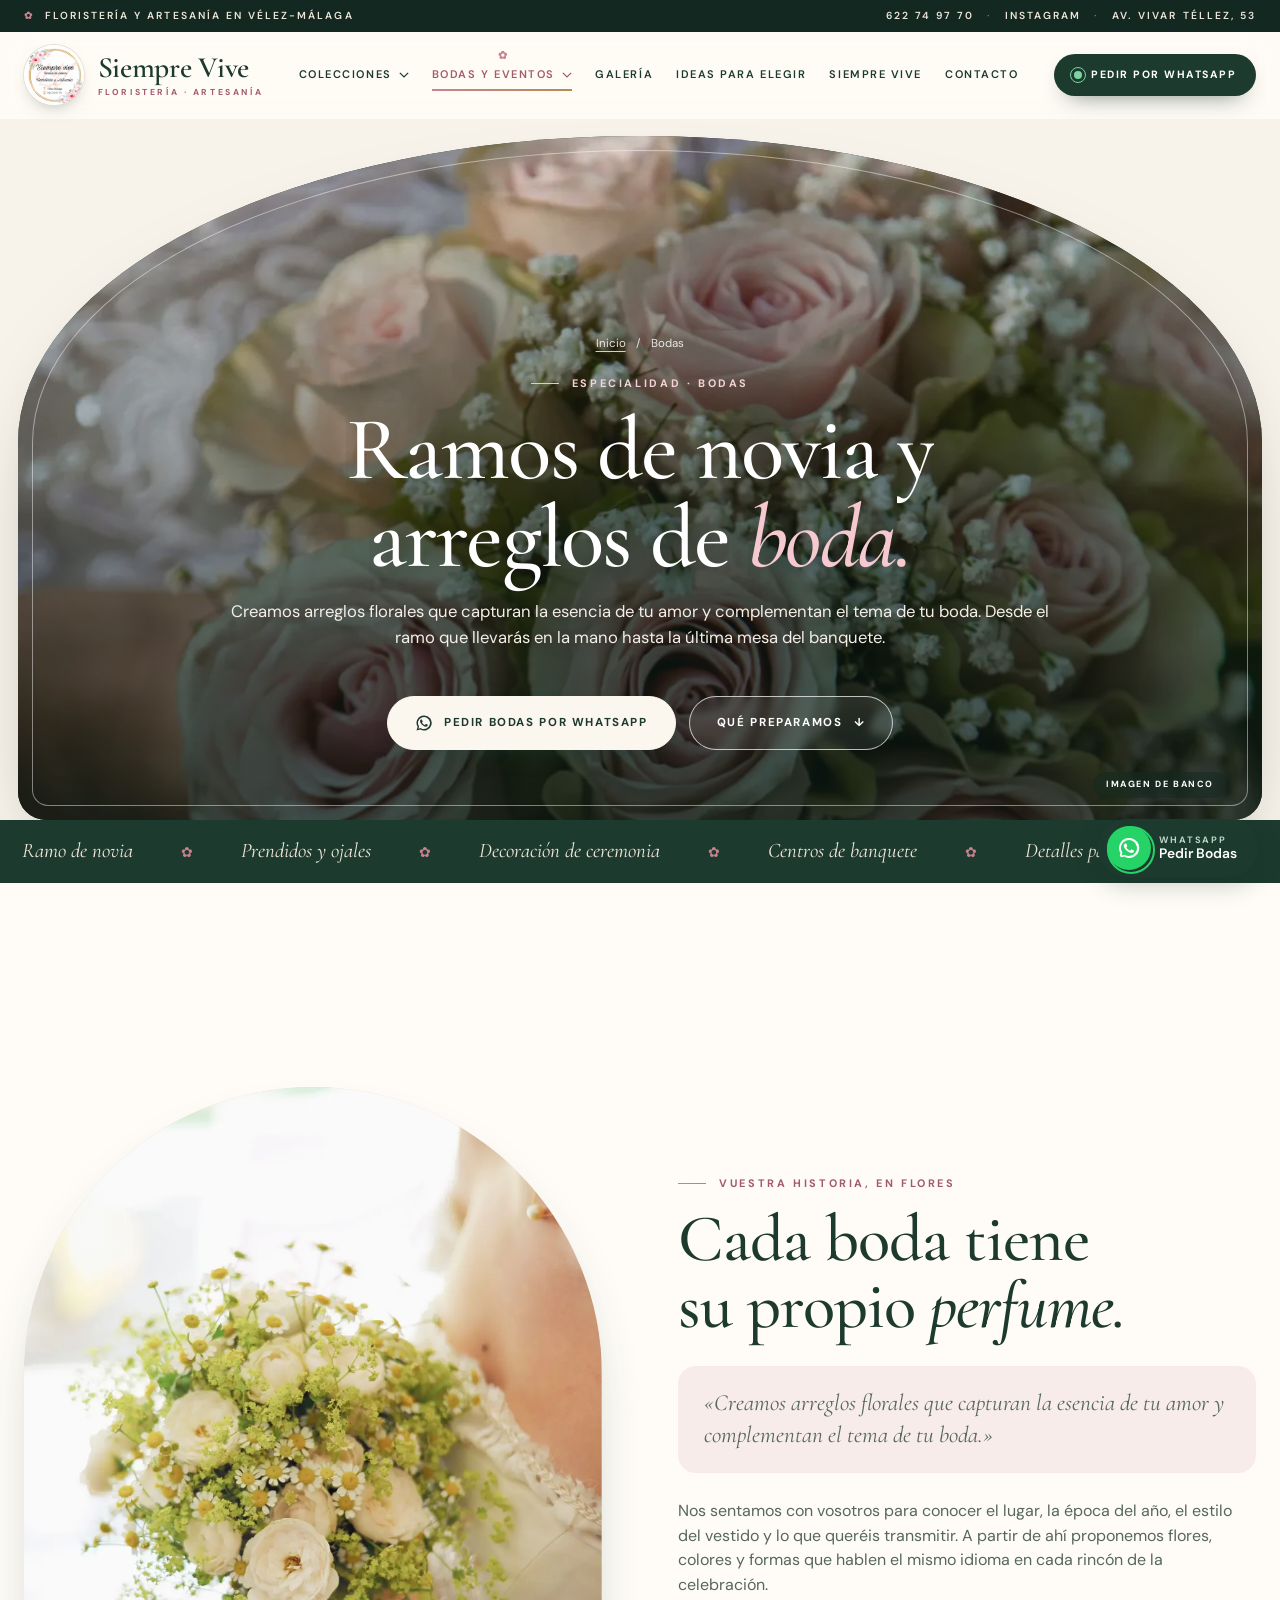
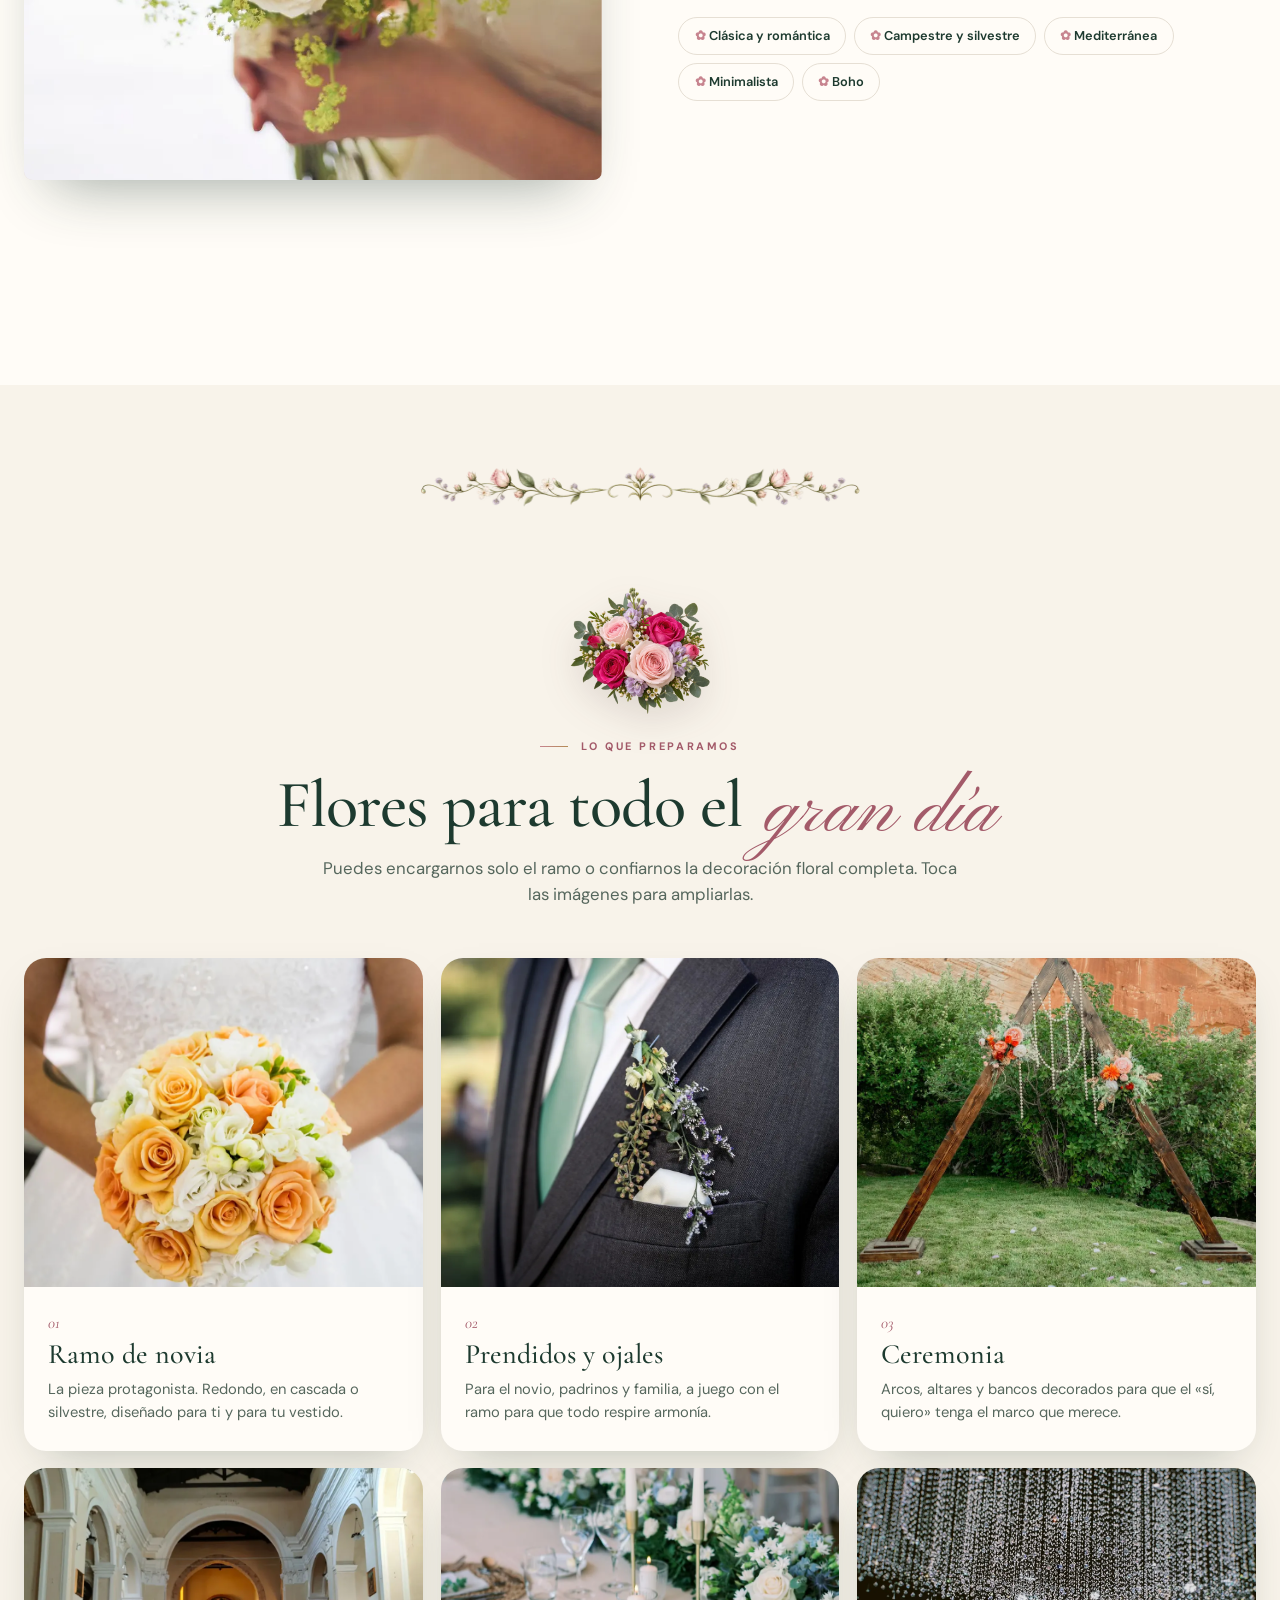
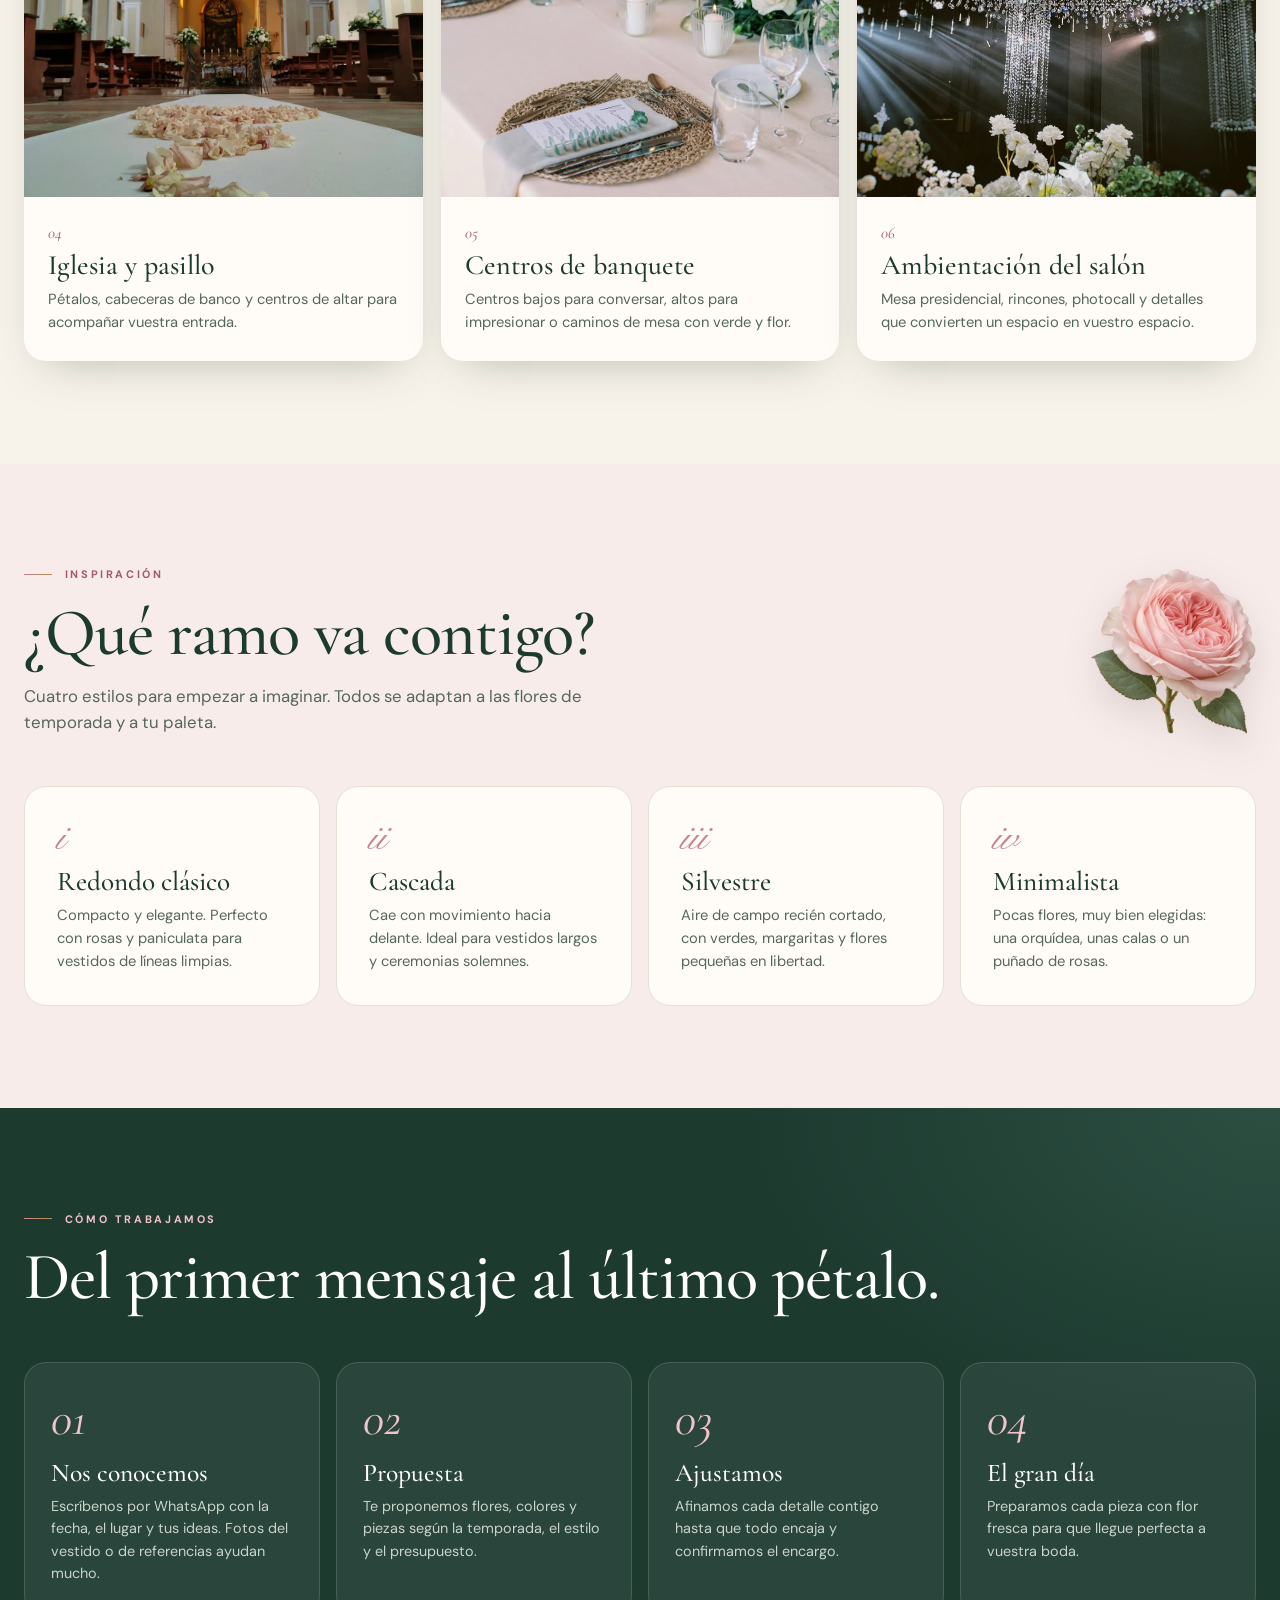
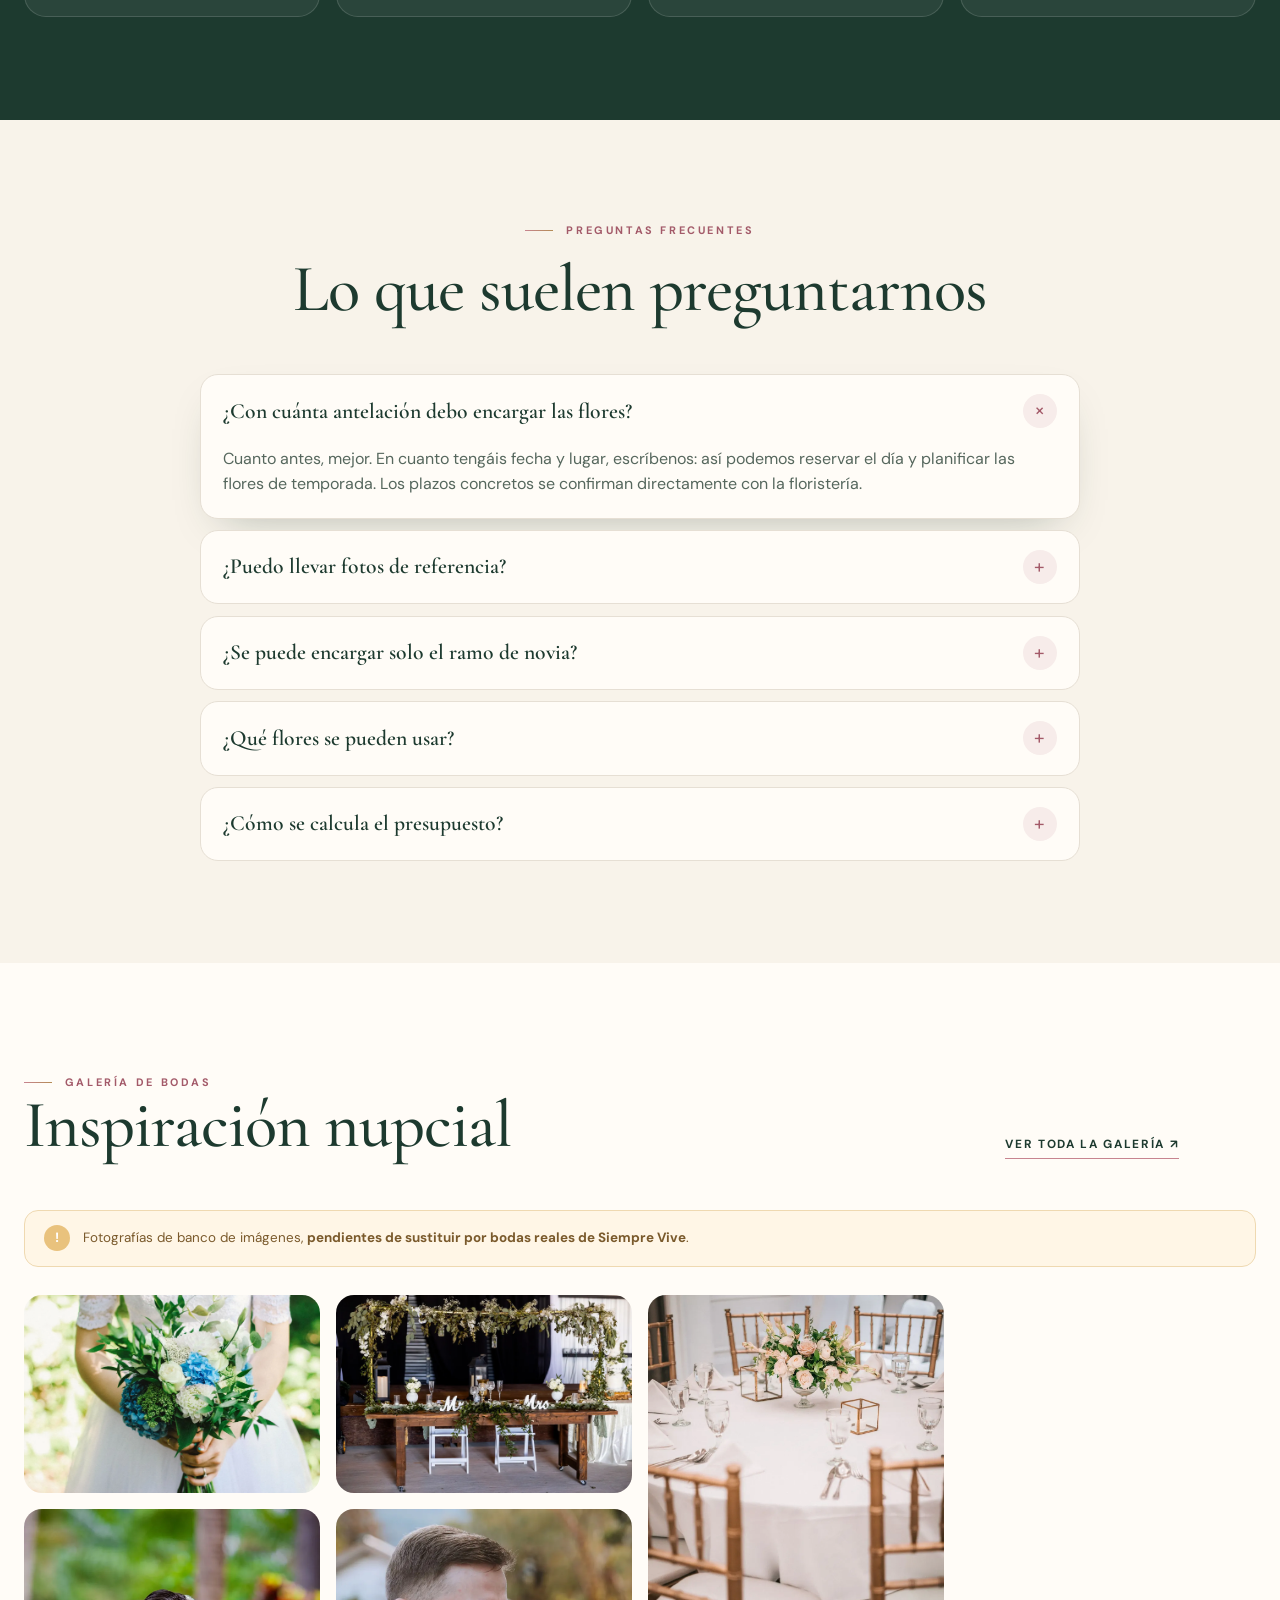
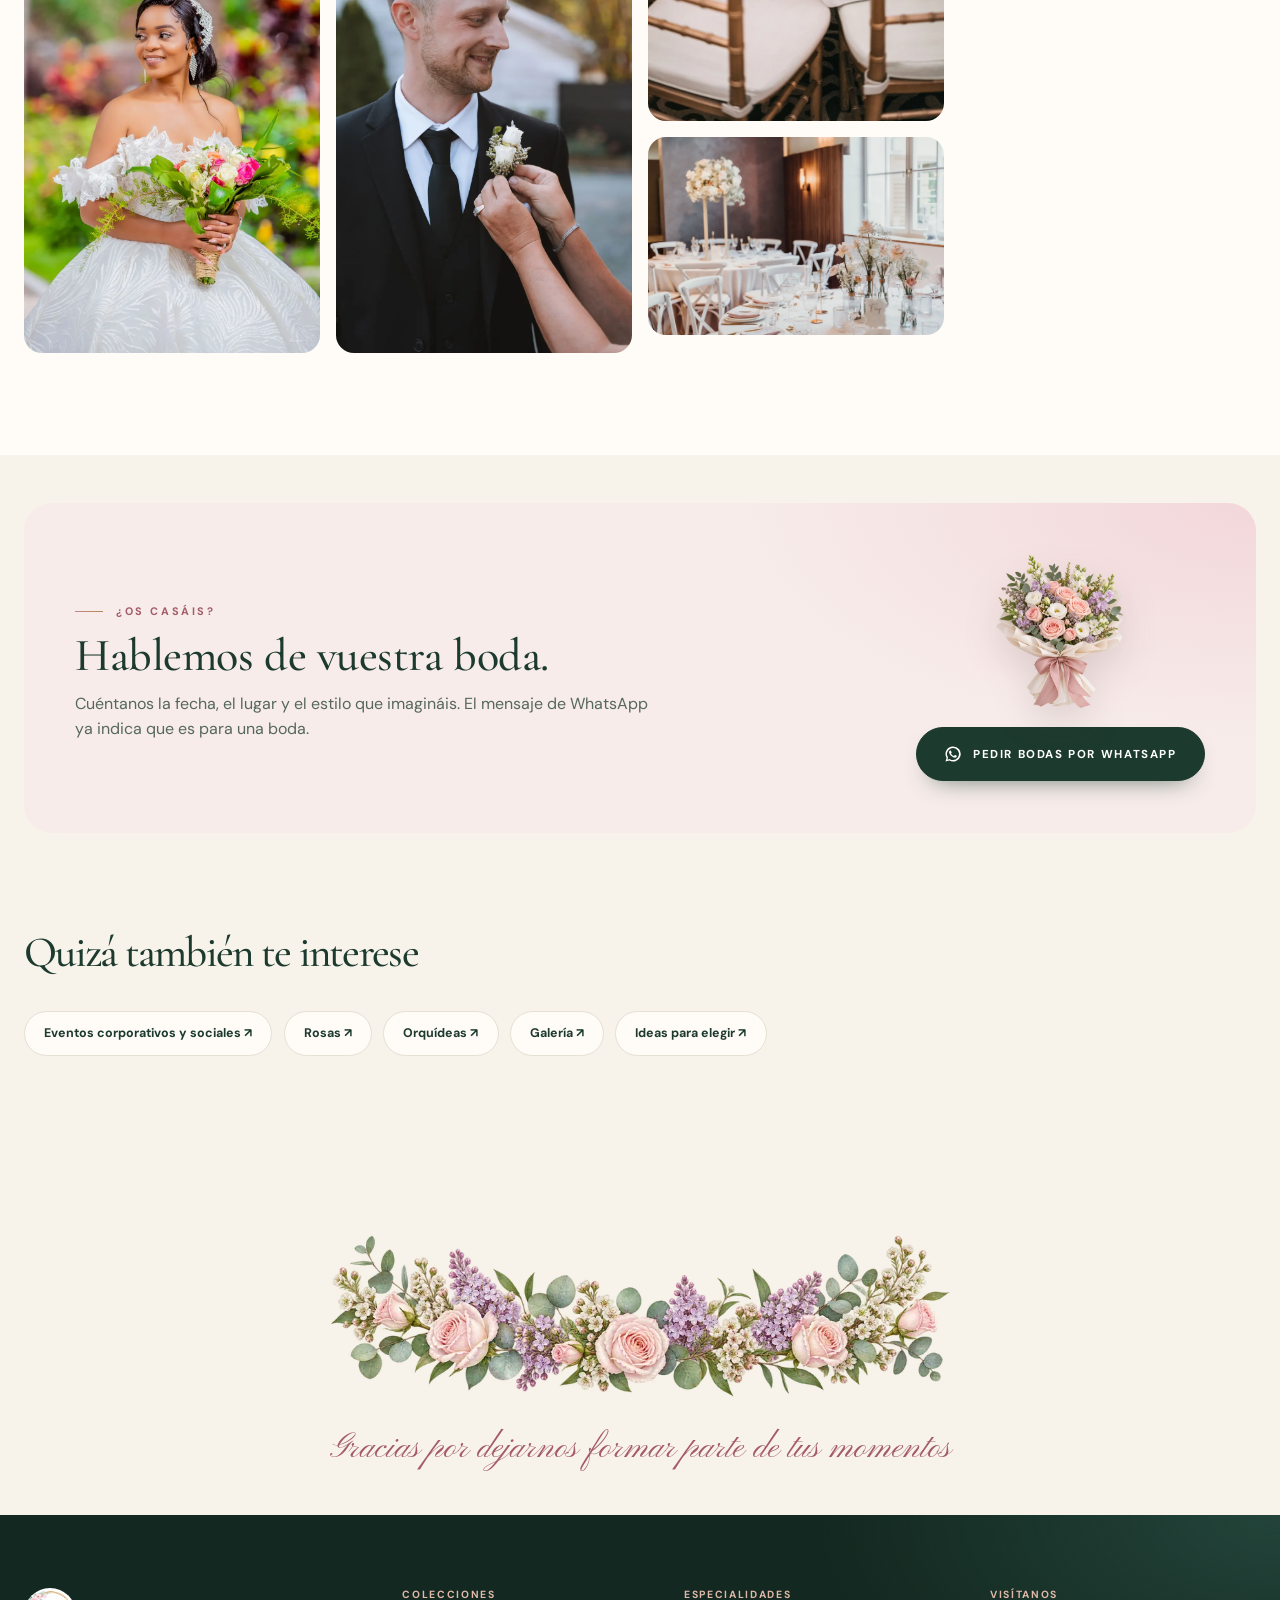
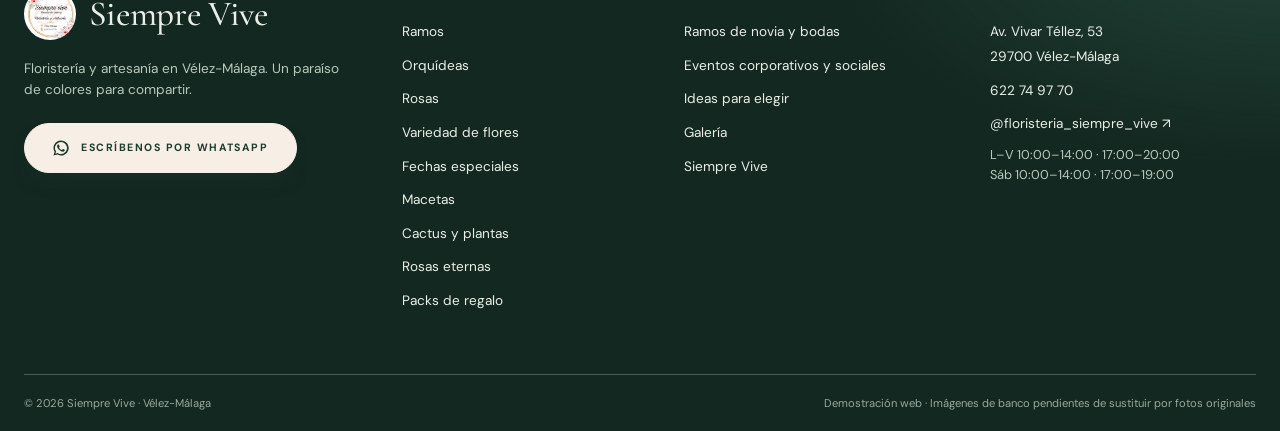
<file: bodas.html>
<!doctype html>
<html lang="es">
<head>
  <meta charset="utf-8"><meta name="viewport" content="width=device-width, initial-scale=1">
  <title>Ramos de novia y arreglos de boda en Vélez-Málaga | Siempre Vive</title>
  <meta name="description" content="Ramos de novia, prendidos, decoración de ceremonia y centros de banquete. Siempre Vive crea arreglos florales que capturan la esencia de vuestro amor en Vélez-Málaga.">
  <!--og--><meta name="theme-color" content="#1d3a2f"><link rel="canonical" href="https://sefiro888.github.io/siemprevivemalaga/bodas.html"><link rel="icon" type="image/png" sizes="32x32" href="assets/images/compartir/favicon-32.png"><link rel="apple-touch-icon" href="assets/images/compartir/apple-touch-icon.png"><link rel="manifest" href="site.webmanifest">
  <meta property="og:type" content="website"><meta property="og:site_name" content="Floristería Siempre Vive"><meta property="og:locale" content="es_ES"><meta property="og:url" content="https://sefiro888.github.io/siemprevivemalaga/bodas.html"><meta property="og:title" content="Ramos de novia y arreglos de boda · Siempre Vive"><meta property="og:description" content="Ramos de novia, prendidos, decoración de ceremonia y centros de banquete. Siempre Vive crea arreglos florales que capturan la esencia de vuestro amor en Vélez-Málaga.">
  <meta property="og:image" content="https://sefiro888.github.io/siemprevivemalaga/assets/images/compartir/bodas.jpg"><meta property="og:image:secure_url" content="https://sefiro888.github.io/siemprevivemalaga/assets/images/compartir/bodas.jpg"><meta property="og:image:type" content="image/jpeg"><meta property="og:image:width" content="1200"><meta property="og:image:height" content="630"><meta property="og:image:alt" content="Ramos de novia y arreglos de boda · Siempre Vive">
  <meta name="twitter:card" content="summary_large_image"><meta name="twitter:title" content="Ramos de novia y arreglos de boda · Siempre Vive"><meta name="twitter:description" content="Ramos de novia, prendidos, decoración de ceremonia y centros de banquete. Siempre Vive crea arreglos florales que capturan la esencia de vuestro amor en Vélez-Málaga."><meta name="twitter:image" content="https://sefiro888.github.io/siemprevivemalaga/assets/images/compartir/bodas.jpg">
  <link rel="preload" as="image" href="assets/images/cabeceras/bodas.webp">
  <link rel="preconnect" href="https://fonts.googleapis.com"><link rel="preconnect" href="https://fonts.gstatic.com" crossorigin><link rel="stylesheet" href="https://fonts.googleapis.com/css2?family=Cormorant+Garamond:ital,wght@0,400;0,500;0,600;1,400;1,500&amp;family=DM+Sans:wght@400;500;600;700&amp;family=Pinyon+Script&amp;display=swap"><link rel="stylesheet" href="assets/css/styles.css?v=09261143"><link rel="stylesheet" href="assets/css/premium.css?v=09261143"><script defer src="assets/js/site.js?v=09261143"></script>
</head>
<body>
<a class="skip-link" href="#contenido">Saltar al contenido</a>
<header class="site-header">
  <div class="topbar"><div class="container topbar-inner"><span class="topbar-msg"><span aria-hidden="true">✿</span> Floristería y artesanía en Vélez-Málaga</span><span class="topbar-links"><a href="tel:+34622749770">622 74 97 70</a><span aria-hidden="true">·</span><a href="https://www.instagram.com/floristeria_siempre_vive/" target="_blank" rel="noopener noreferrer">Instagram</a><span aria-hidden="true">·</span><a href="index.html#contacto">Av. Vivar Téllez, 53</a></span></div></div>
  <div class="header-main"><div class="container header-inner">
    <a class="brand" href="index.html" aria-label="Siempre Vive, ir al inicio"><img src="logo.jpeg" width="64" height="64" alt=""><span class="brand-copy"><span class="brand-name">Siempre Vive</span><span class="brand-sub">Floristería · Artesanía</span></span></a>
    <nav class="desktop-nav" aria-label="Navegación principal">
      <div class="nav-dropdown nav-mega"><button class="nav-trigger" type="button" aria-expanded="false" aria-controls="mega-colecciones">Colecciones <svg viewBox="0 0 12 8" aria-hidden="true"><path d="m1 1 5 5 5-5" fill="none" stroke="currentColor" stroke-width="1.5"/></svg></button>
        <div class="dropdown-panel mega-panel" id="mega-colecciones"><div class="mega-inner">
          <div class="mega-intro"><span class="script">Nuestras</span><strong>colecciones</strong><p>Flores, plantas y detalles para cada forma de sentir. Elige una colección y pídela directamente por WhatsApp.</p><a class="text-link" href="index.html#flores">Verlas todas <span aria-hidden="true">↗</span></a><img class="mega-orn" src="assets/images/adornos/esquina-sup.webp" alt="" aria-hidden="true"></div>
          <div class="mega-grid"><a class="mega-item" href="ramos.html"><img src="assets/images/thumbs/ramos.webp" alt="" width="56" height="56" loading="lazy"><span><strong>Ramos</strong><small>El detalle que habla</small></span></a><a class="mega-item" href="orquideas.html"><img src="assets/images/thumbs/orquideas.webp" alt="" width="56" height="56" loading="lazy"><span><strong>Orquídeas</strong><small>Elegancia natural</small></span></a><a class="mega-item" href="rosas.html"><img src="assets/images/thumbs/rosas.webp" alt="" width="56" height="56" loading="lazy"><span><strong>Rosas</strong><small>Un gesto clásico</small></span></a><a class="mega-item" href="variedad-de-flores.html"><img src="assets/images/thumbs/variedad.webp" alt="" width="56" height="56" loading="lazy"><span><strong>Variedad de flores</strong><small>Color en cada pétalo</small></span></a><a class="mega-item" href="fechas-especiales.html"><img src="assets/images/thumbs/fechas.webp" alt="" width="56" height="56" loading="lazy"><span><strong>Fechas especiales</strong><small>Momentos que importan</small></span></a><a class="mega-item" href="macetas.html"><img src="assets/images/thumbs/macetas.webp" alt="" width="56" height="56" loading="lazy"><span><strong>Macetas</strong><small>Un rincón con vida</small></span></a><a class="mega-item" href="cactus-y-plantas.html"><img src="assets/images/thumbs/cactus.webp" alt="" width="56" height="56" loading="lazy"><span><strong>Cactus y plantas</strong><small>Verdes singulares</small></span></a><a class="mega-item" href="rosas-eternas.html"><img src="assets/images/thumbs/rosas-eternas.webp" alt="" width="56" height="56" loading="lazy"><span><strong>Rosas eternas</strong><small>Un recuerdo que permanece</small></span></a><a class="mega-item" href="packs-de-regalo.html"><img src="assets/images/thumbs/packs.webp" alt="" width="56" height="56" loading="lazy"><span><strong>Packs de regalo</strong><small>Detalles con intención</small></span></a></div>
          <a class="mega-feature" href="galeria.html"><img src="assets/images/thumbs/galeria.webp" alt="" loading="lazy"><span><small>Inspírate</small><strong>Galería de trabajos</strong><em>Ver galería ↗</em></span></a>
        </div></div>
      </div>
      <div class="nav-dropdown nav-spec"><button class="nav-trigger is-active" type="button" aria-expanded="false" aria-controls="menu-bodas">Bodas y eventos <svg viewBox="0 0 12 8" aria-hidden="true"><path d="m1 1 5 5 5-5" fill="none" stroke="currentColor" stroke-width="1.5"/></svg></button>
        <div class="dropdown-panel spec-panel" id="menu-bodas"><a class="spec-item is-active" href="bodas.html"><span class="spec-img"><img src="assets/images/thumbs/bodas-card.webp" alt="" loading="lazy"></span><strong>Ramos de novia y bodas</strong><small>Arreglos que capturan la esencia de vuestro amor</small></a><a class="spec-item" href="eventos.html"><span class="spec-img"><img src="assets/images/thumbs/eventos-card.webp" alt="" loading="lazy"></span><strong>Eventos corporativos y sociales</strong><small>Elegancia y sofisticación para cada evento</small></a></div>
      </div>
      <a class="nav-link" href="galeria.html">Galería</a>
      <a class="nav-link" href="index.html#ideas">Ideas para elegir</a>
      <a class="nav-link" href="sobre-nosotros.html">Siempre Vive</a>
      <a class="nav-link" href="index.html#contacto">Contacto</a>
    </nav>
    <a class="header-cta" href="https://wa.me/34622749770" data-wa="" target="_blank" rel="noopener noreferrer"><span class="cta-dot" aria-hidden="true"></span>Pedir por WhatsApp</a>
    <button class="menu-toggle" type="button" aria-label="Abrir menú" aria-controls="mobile-menu" aria-expanded="false"><span></span><span></span><span></span></button>
  </div></div>
  <nav class="mobile-nav" id="mobile-menu" aria-label="Navegación móvil" inert>
    
    <div class="mnav-head"><a class="brand" href="index.html"><img src="logo.jpeg" width="48" height="48" alt=""><span class="brand-name">Siempre Vive</span></a><button class="mnav-close" type="button" aria-label="Cerrar menú"><span></span><span></span></button></div>
    <div class="mnav-body">
      <div class="mnav-links">
        <a href="index.html"><small>01</small>Inicio</a>
        <a href="galeria.html"><small>02</small>Galería</a>
        <a href="index.html#ideas"><small>03</small>Ideas para elegir</a>
        <a href="sobre-nosotros.html"><small>04</small>Siempre Vive</a>
        <a href="index.html#contacto"><small>05</small>Contacto</a>
      </div>
      <p class="mnav-label">Bodas y eventos</p>
      <div class="mnav-spec"><a class="mspec is-active" href="bodas.html"><img src="assets/images/thumbs/bodas-card.webp" alt="" loading="lazy"><span>Ramos de novia y bodas</span></a><a class="mspec" href="eventos.html"><img src="assets/images/thumbs/eventos-card.webp" alt="" loading="lazy"><span>Eventos corporativos y sociales</span></a></div>
      <p class="mnav-label">Colecciones <span aria-hidden="true">→ desliza</span></p>
      <div class="mnav-chips"><a class="mchip" href="ramos.html"><img src="assets/images/thumbs/ramos.webp" alt="" width="64" height="64" loading="lazy"><span>Ramos</span></a><a class="mchip" href="orquideas.html"><img src="assets/images/thumbs/orquideas.webp" alt="" width="64" height="64" loading="lazy"><span>Orquídeas</span></a><a class="mchip" href="rosas.html"><img src="assets/images/thumbs/rosas.webp" alt="" width="64" height="64" loading="lazy"><span>Rosas</span></a><a class="mchip" href="variedad-de-flores.html"><img src="assets/images/thumbs/variedad.webp" alt="" width="64" height="64" loading="lazy"><span>Variedad de flores</span></a><a class="mchip" href="fechas-especiales.html"><img src="assets/images/thumbs/fechas.webp" alt="" width="64" height="64" loading="lazy"><span>Fechas especiales</span></a><a class="mchip" href="macetas.html"><img src="assets/images/thumbs/macetas.webp" alt="" width="64" height="64" loading="lazy"><span>Macetas</span></a><a class="mchip" href="cactus-y-plantas.html"><img src="assets/images/thumbs/cactus.webp" alt="" width="64" height="64" loading="lazy"><span>Cactus y plantas</span></a><a class="mchip" href="rosas-eternas.html"><img src="assets/images/thumbs/rosas-eternas.webp" alt="" width="64" height="64" loading="lazy"><span>Rosas eternas</span></a><a class="mchip" href="packs-de-regalo.html"><img src="assets/images/thumbs/packs.webp" alt="" width="64" height="64" loading="lazy"><span>Packs de regalo</span></a></div>
      <div class="mnav-foot"><a class="button btn-light-wa" href="https://wa.me/34622749770" data-wa="" target="_blank" rel="noopener noreferrer">Pedir por WhatsApp</a><div class="mnav-contact"><a href="tel:+34622749770">622 74 97 70</a><a href="https://www.instagram.com/floristeria_siempre_vive/" target="_blank" rel="noopener noreferrer">Instagram ↗</a></div><span class="script">con amor, Siempre Vive</span></div>
      <img class="mnav-orn-b" src="assets/images/adornos/guirnalda-fina.webp" alt="" aria-hidden="true">
    </div>
  </nav>
</header>
<main id="contenido">
  <section class="page-hero" aria-labelledby="page-title"><div class="page-hero-copy"><nav class="breadcrumb" aria-label="Ruta de navegación"><a href="index.html">Inicio</a><span aria-hidden="true">/</span><span aria-current="page">Bodas</span></nav><span class="eyebrow">Especialidad · Bodas</span><h1 id="page-title" data-split>Ramos de novia y arreglos de <em>boda.</em></h1><p>Creamos arreglos florales que capturan la esencia de tu amor y complementan el tema de tu boda. Desde el ramo que llevarás en la mano hasta la última mesa del banquete.</p><div class="hero-actions"><a class="button" href="https://wa.me/34622749770" target="_blank" rel="noopener noreferrer">Pedir Bodas por WhatsApp</a><a class="button button-outline" href="#preparamos">Qué preparamos <span aria-hidden="true">↓</span></a></div></div><div class="hero-visual"><div class="page-hero-image"><img src="assets/images/cabeceras/bodas.webp" alt="Novia con ramo de rosas rosadas y paniculata, imagen de banco" fetchpriority="high"><span class="photo-tag">Imagen de banco</span></div></div></section>
  <div class="marquee" aria-label="Ramo de novia, prendidos, ceremonia, banquete y detalles"><div class="marquee-track" aria-hidden="true"><div class="marquee-group"><span>Ramo de novia</span><span>Prendidos y ojales</span><span>Decoración de ceremonia</span><span>Centros de banquete</span><span>Detalles para la familia</span></div><div class="marquee-group"><span>Ramo de novia</span><span>Prendidos y ojales</span><span>Decoración de ceremonia</span><span>Centros de banquete</span><span>Detalles para la familia</span></div></div></div>

  <section class="band band-paper" aria-labelledby="story-title">
    <div class="container feature-split">
      <div class="reveal-img arch" data-lightbox><img src="assets/images/banco/novia-blanco.webp" alt="Novia con ramo silvestre de flores blancas y verdes" loading="lazy"></div>
      <div data-reveal="right"><span class="eyebrow">Vuestra historia, en flores</span><h2 class="section-heading" id="story-title">Cada boda tiene su propio <em>perfume.</em></h2>
        <p class="feature-quote">«Creamos arreglos florales que capturan la esencia de tu amor y complementan el tema de tu boda.»</p>
        <p>Nos sentamos con vosotros para conocer el lugar, la época del año, el estilo del vestido y lo que queréis transmitir. A partir de ahí proponemos flores, colores y formas que hablen el mismo idioma en cada rincón de la celebración.</p>
        <ul class="pill-list"><li>Clásica y romántica</li><li>Campestre y silvestre</li><li>Mediterránea</li><li>Minimalista</li><li>Boho</li></ul>
      </div>
    </div>
  </section>

  <div class="orn-divider" aria-hidden="true" style="background:var(--cream)"><img src="assets/images/adornos/divisor.webp" alt="" loading="lazy"></div>

  <section class="band band-cream" id="preparamos" aria-labelledby="prep-title">
    <div class="container">
      <div class="sec-head center" data-reveal><img class="orn orn-crown" src="assets/images/adornos/ramos.webp" alt="" aria-hidden="true" loading="lazy"><span class="eyebrow">Lo que preparamos</span><h2 class="section-heading" id="prep-title">Flores para todo el <span class="script-accent">gran día</span></h2><p>Puedes encargarnos solo el ramo o confiarnos la decoración floral completa. Toca las imágenes para ampliarlas.</p></div>
      <div class="cards-3" data-stagger>
        <article class="icard"><figure data-lightbox><img src="assets/images/banco/novia-ramo.webp" alt="Ramo de novia redondo de rosas melocotón" loading="lazy"></figure><div><span>01</span><h3>Ramo de novia</h3><p>La pieza protagonista. Redondo, en cascada o silvestre, diseñado para ti y para tu vestido.</p></div></article>
        <article class="icard"><figure data-lightbox><img src="assets/images/banco/ojal-traje.webp" alt="Prendido floral en la solapa de un traje" loading="lazy"></figure><div><span>02</span><h3>Prendidos y ojales</h3><p>Para el novio, padrinos y familia, a juego con el ramo para que todo respire armonía.</p></div></article>
        <article class="icard"><figure data-lightbox><img src="assets/images/banco/arco-triangulo.webp" alt="Arco de boda de madera decorado con flores al aire libre" loading="lazy"></figure><div><span>03</span><h3>Ceremonia</h3><p>Arcos, altares y bancos decorados para que el «sí, quiero» tenga el marco que merece.</p></div></article>
        <article class="icard"><figure data-lightbox><img src="assets/images/banco/pasillo-iglesia.webp" alt="Pasillo de iglesia con pétalos de rosa" loading="lazy"></figure><div><span>04</span><h3>Iglesia y pasillo</h3><p>Pétalos, cabeceras de banco y centros de altar para acompañar vuestra entrada.</p></div></article>
        <article class="icard"><figure data-lightbox><img src="assets/images/banco/mesa-banquete-eucalipto.webp" alt="Mesa de banquete con flores blancas, eucalipto y velas" loading="lazy"></figure><div><span>05</span><h3>Centros de banquete</h3><p>Centros bajos para conversar, altos para impresionar o caminos de mesa con verde y flor.</p></div></article>
        <article class="icard"><figure data-lightbox><img src="assets/images/banco/lampara-flores.webp" alt="Salón con lámpara de cristal y flores blancas" loading="lazy"></figure><div><span>06</span><h3>Ambientación del salón</h3><p>Mesa presidencial, rincones, photocall y detalles que convierten un espacio en vuestro espacio.</p></div></article>
      </div>
    </div>
  </section>

  <section class="band band-pink" aria-labelledby="styles-title">
    <div class="container">
      <div class="sec-head with-orn" data-reveal><div><span class="eyebrow">Inspiración</span><h2 class="section-heading" id="styles-title">¿Qué ramo va contigo?</h2><p>Cuatro estilos para empezar a imaginar. Todos se adaptan a las flores de temporada y a tu paleta.</p></div><img class="orn orn-side" src="assets/images/adornos/rosas.webp" alt="" aria-hidden="true" loading="lazy"></div>
      <div class="ideas-questions qgrid-4" data-stagger>
        <article><b>i</b><h3>Redondo clásico</h3><p>Compacto y elegante. Perfecto con rosas y paniculata para vestidos de líneas limpias.</p></article>
        <article><b>ii</b><h3>Cascada</h3><p>Cae con movimiento hacia delante. Ideal para vestidos largos y ceremonias solemnes.</p></article>
        <article><b>iii</b><h3>Silvestre</h3><p>Aire de campo recién cortado, con verdes, margaritas y flores pequeñas en libertad.</p></article>
        <article><b>iv</b><h3>Minimalista</h3><p>Pocas flores, muy bien elegidas: una orquídea, unas calas o un puñado de rosas.</p></article>
      </div>
    </div>
  </section>

  <section class="band band-dark" aria-labelledby="process-title">
    <div class="container">
      <div class="sec-head" data-reveal><span class="eyebrow">Cómo trabajamos</span><h2 class="section-heading" id="process-title">Del primer mensaje al último pétalo.</h2></div>
      <div class="timeline" data-stagger>
        <article><h3>Nos conocemos</h3><p>Escríbenos por WhatsApp con la fecha, el lugar y tus ideas. Fotos del vestido o de referencias ayudan mucho.</p></article>
        <article><h3>Propuesta</h3><p>Te proponemos flores, colores y piezas según la temporada, el estilo y el presupuesto.</p></article>
        <article><h3>Ajustamos</h3><p>Afinamos cada detalle contigo hasta que todo encaja y confirmamos el encargo.</p></article>
        <article><h3>El gran día</h3><p>Preparamos cada pieza con flor fresca para que llegue perfecta a vuestra boda.</p></article>
      </div>
    </div>
  </section>

  <section class="band band-cream" aria-labelledby="faq-title">
    <div class="container">
      <div class="sec-head center" data-reveal><span class="eyebrow">Preguntas frecuentes</span><h2 class="section-heading" id="faq-title">Lo que suelen preguntarnos</h2></div>
      <div class="faq" data-reveal>
        <details open><summary>¿Con cuánta antelación debo encargar las flores?</summary><p>Cuanto antes, mejor. En cuanto tengáis fecha y lugar, escríbenos: así podemos reservar el día y planificar las flores de temporada. Los plazos concretos se confirman directamente con la floristería.</p></details>
        <details><summary>¿Puedo llevar fotos de referencia?</summary><p>¡Claro! Las referencias de Instagram o Pinterest, una foto del vestido y del lugar nos ayudan a entender lo que imagináis y a proponer algo coherente.</p></details>
        <details><summary>¿Se puede encargar solo el ramo de novia?</summary><p>Sí. Puedes encargar únicamente el ramo o sumar prendidos, ceremonia y banquete. Nos adaptamos a lo que necesites.</p></details>
        <details><summary>¿Qué flores se pueden usar?</summary><p>Depende de la temporada y la disponibilidad. Trabajamos habitualmente con rosas, lirios, tulipanes, orquídeas, girasoles, claveles y margaritas, entre otras. Te diremos qué opciones hay para tu fecha.</p></details>
        <details><summary>¿Cómo se calcula el presupuesto?</summary><p>Según las piezas, el tamaño, las flores elegidas y la fecha. Cuéntanos qué necesitas y la floristería te preparará una propuesta personalizada.</p></details>
      </div>
    </div>
  </section>

  <section class="gallery-home" aria-labelledby="gal-title">
    <div class="container">
      <div class="sec-head split" data-reveal><div><span class="eyebrow">Galería de bodas</span><h2 class="section-heading" id="gal-title">Inspiración nupcial</h2></div><a class="text-link" href="galeria.html">Ver toda la galería ↗</a></div>
      <p class="pending-note" data-reveal><span>Fotografías de banco de imágenes, <strong>pendientes de sustituir por bodas reales de Siempre Vive</strong>.</span></p>
      <div class="masonry">
        <figure class="g-item" data-lightbox data-reveal><img src="assets/images/banco/novia-manos.webp" alt="Novia con ramo de flores blancas, azules y verdes" loading="lazy"><figcaption>Ramo en blanco y azul</figcaption></figure>
        <figure class="g-item" data-lightbox data-reveal><img src="assets/images/banco/novia-vestido.webp" alt="Novia en jardín con ramo de colores" loading="lazy"><figcaption>Ramo de colores vivos</figcaption></figure>
        <figure class="g-item" data-lightbox data-reveal><img src="assets/images/banco/mesa-recepcion.webp" alt="Mesa presidencial de boda con guirnalda verde" loading="lazy"><figcaption>Mesa presidencial</figcaption></figure>
        <figure class="g-item" data-lightbox data-reveal><img src="assets/images/banco/ojal-colocar.webp" alt="Colocando el prendido al novio" loading="lazy"><figcaption>Prendido del novio</figcaption></figure>
        <figure class="g-item" data-lightbox data-reveal><img src="assets/images/banco/arreglo-sillas.webp" alt="Mesa redonda con centro floral rosa y blanco" loading="lazy"><figcaption>Centro de mesa romántico</figcaption></figure>
        <figure class="g-item" data-lightbox data-reveal><img src="assets/images/banco/mesa-boda.webp" alt="Salón de boda con centros florales altos" loading="lazy"><figcaption>Centros altos para el banquete</figcaption></figure>
      </div>
    </div>
  </section>

  <section class="container category-cta" aria-labelledby="cta-title"><img class="orn orn-cta" src="assets/images/adornos/fechas.webp" alt="" aria-hidden="true" loading="lazy"><div><span class="eyebrow">¿Os casáis?</span><h2 id="cta-title">Hablemos de vuestra boda.</h2><p>Cuéntanos la fecha, el lugar y el estilo que imagináis. El mensaje de WhatsApp ya indica que es para una boda.</p></div><a class="button" href="https://wa.me/34622749770" target="_blank" rel="noopener noreferrer">Pedir Bodas por WhatsApp</a></section>
  <section class="related container" aria-labelledby="related-title"><h2 id="related-title">Quizá también te interese</h2><div class="related-links"><a href="eventos.html">Eventos corporativos y sociales ↗</a><a href="rosas.html">Rosas ↗</a><a href="orquideas.html">Orquídeas ↗</a><a href="galeria.html">Galería ↗</a><a href="index.html#ideas">Ideas para elegir ↗</a></div></section>
</main>
<div class="footer-garland" aria-hidden="true"><img class="orn-garland" src="assets/images/adornos/guirnalda.webp" alt="" loading="lazy"><p class="script">Gracias por dejarnos formar parte de tus momentos</p></div>
<footer class="footer"><div class="container"><div class="footer-top">
  <div class="footer-about"><a class="footer-brand" href="index.html"><img src="logo.jpeg" width="56" height="56" alt="" loading="lazy">Siempre Vive</a><p>Floristería y artesanía en Vélez-Málaga. Un paraíso de colores para compartir.</p><a class="button btn-light-wa" href="https://wa.me/34622749770" data-wa="" target="_blank" rel="noopener noreferrer">Escríbenos por WhatsApp</a></div>
  <div><small>Colecciones</small><ul><li><a href="ramos.html">Ramos</a></li><li><a href="orquideas.html">Orquídeas</a></li><li><a href="rosas.html">Rosas</a></li><li><a href="variedad-de-flores.html">Variedad de flores</a></li><li><a href="fechas-especiales.html">Fechas especiales</a></li><li><a href="macetas.html">Macetas</a></li><li><a href="cactus-y-plantas.html">Cactus y plantas</a></li><li><a href="rosas-eternas.html">Rosas eternas</a></li><li><a href="packs-de-regalo.html">Packs de regalo</a></li></ul></div>
  <div><small>Especialidades</small><ul><li><a href="bodas.html">Ramos de novia y bodas</a></li><li><a href="eventos.html">Eventos corporativos y sociales</a></li><li><a href="index.html#ideas">Ideas para elegir</a></li><li><a href="galeria.html">Galería</a></li><li><a href="sobre-nosotros.html">Siempre Vive</a></li></ul></div>
  <div><small>Visítanos</small><ul><li><a href="https://www.google.com/maps/search/?api=1&amp;query=Av.%20Vivar%20T%C3%A9llez%2053%2C%2029700%20V%C3%A9lez-M%C3%A1laga" target="_blank" rel="noopener noreferrer">Av. Vivar Téllez, 53<br>29700 Vélez-Málaga</a></li><li><a href="tel:+34622749770">622 74 97 70</a></li><li><a href="https://www.instagram.com/floristeria_siempre_vive/" target="_blank" rel="noopener noreferrer">@floristeria_siempre_vive ↗</a></li><li class="footer-hours">L–V 10:00–14:00 · 17:00–20:00<br>Sáb 10:00–14:00 · 17:00–19:00</li></ul></div>
</div><div class="footer-bottom"><span>© 2026 Siempre Vive · Vélez-Málaga</span><span>Demostración web · Imágenes de banco pendientes de sustituir por fotos originales</span></div></div></footer>
</body>
</html>
</file>
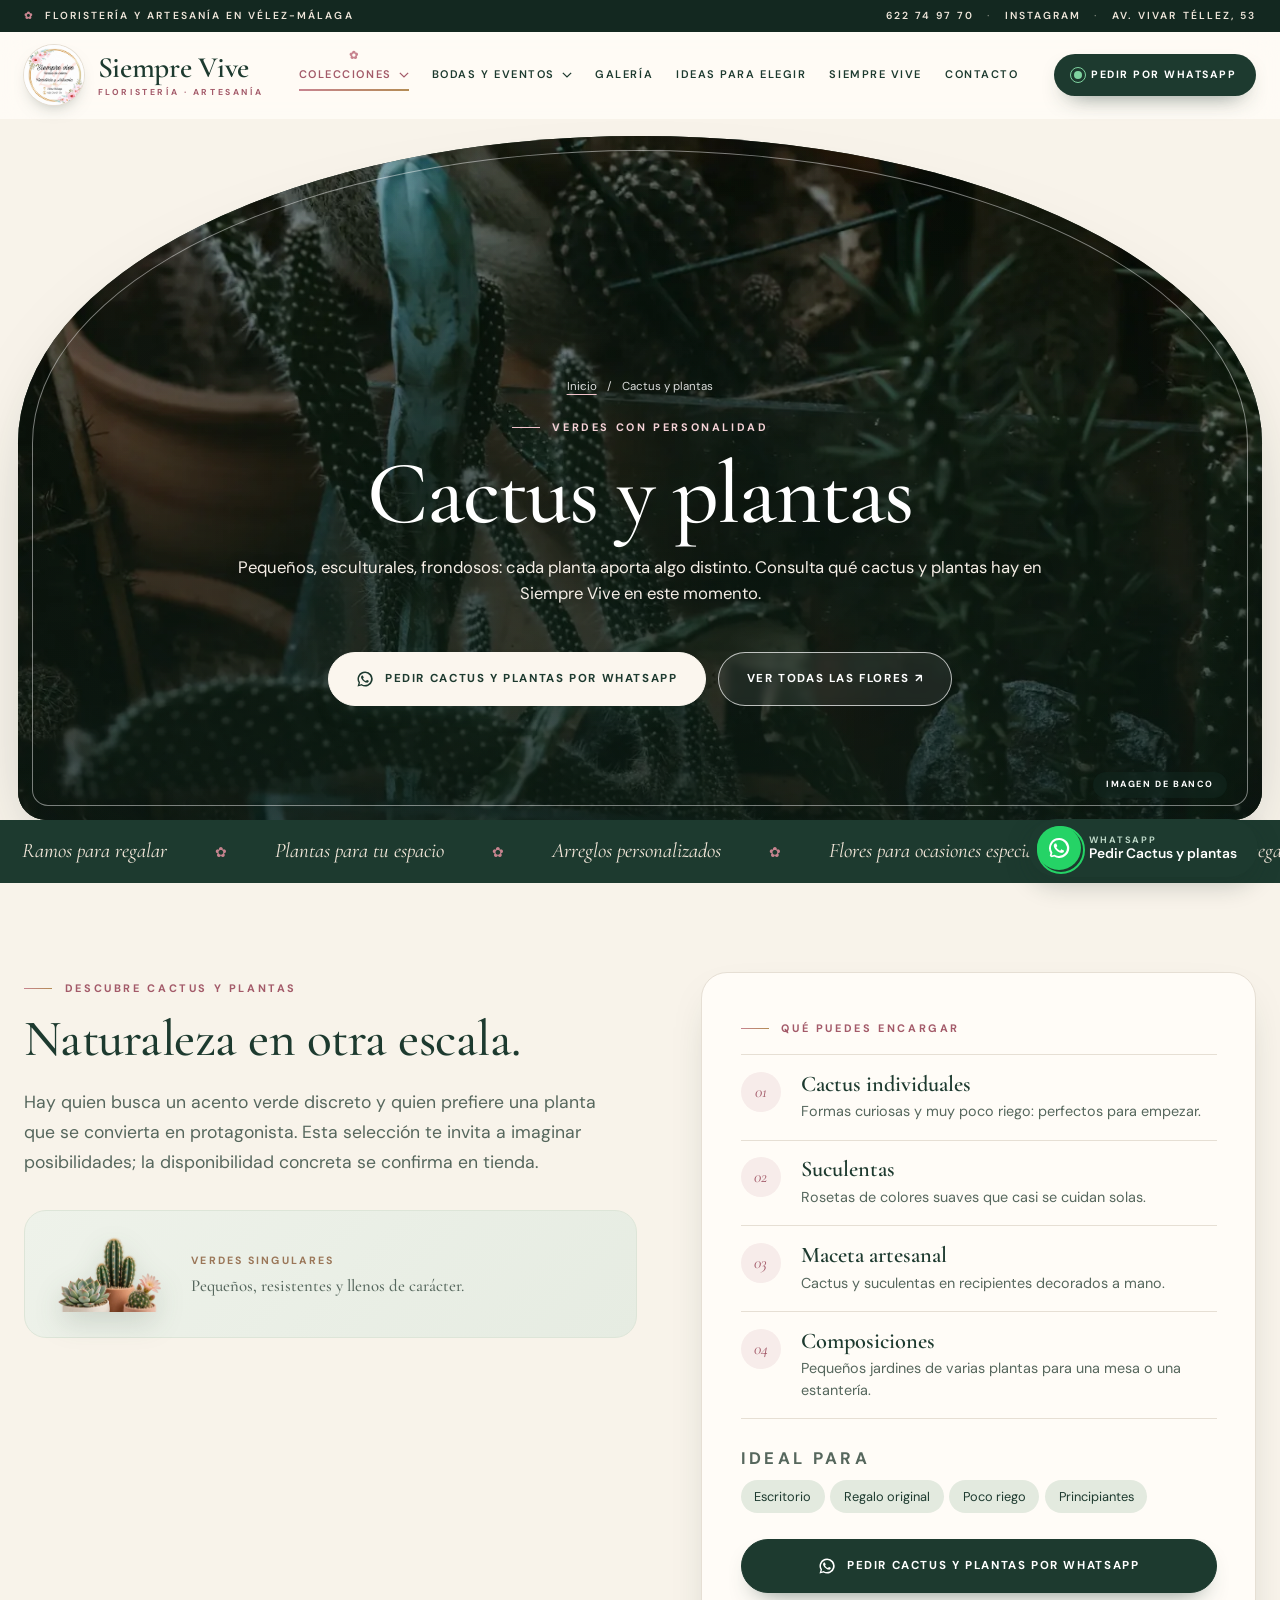
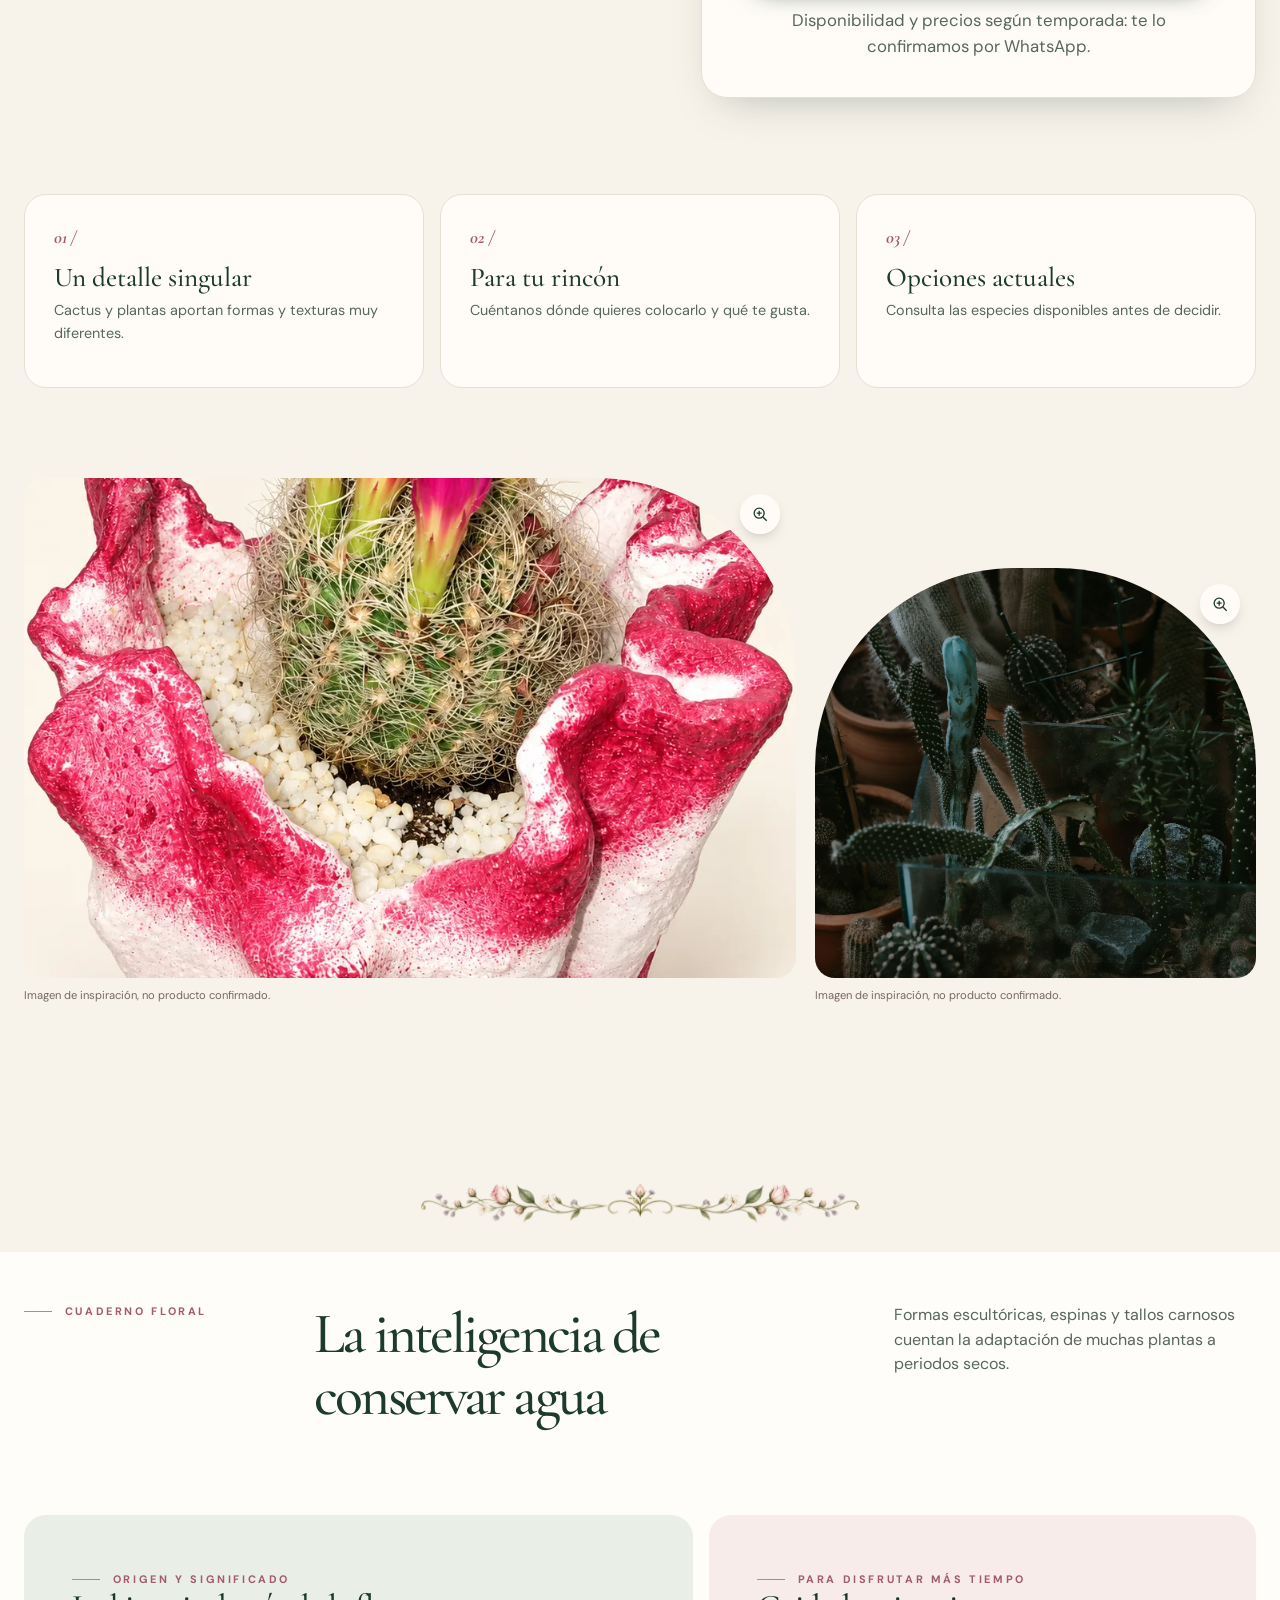
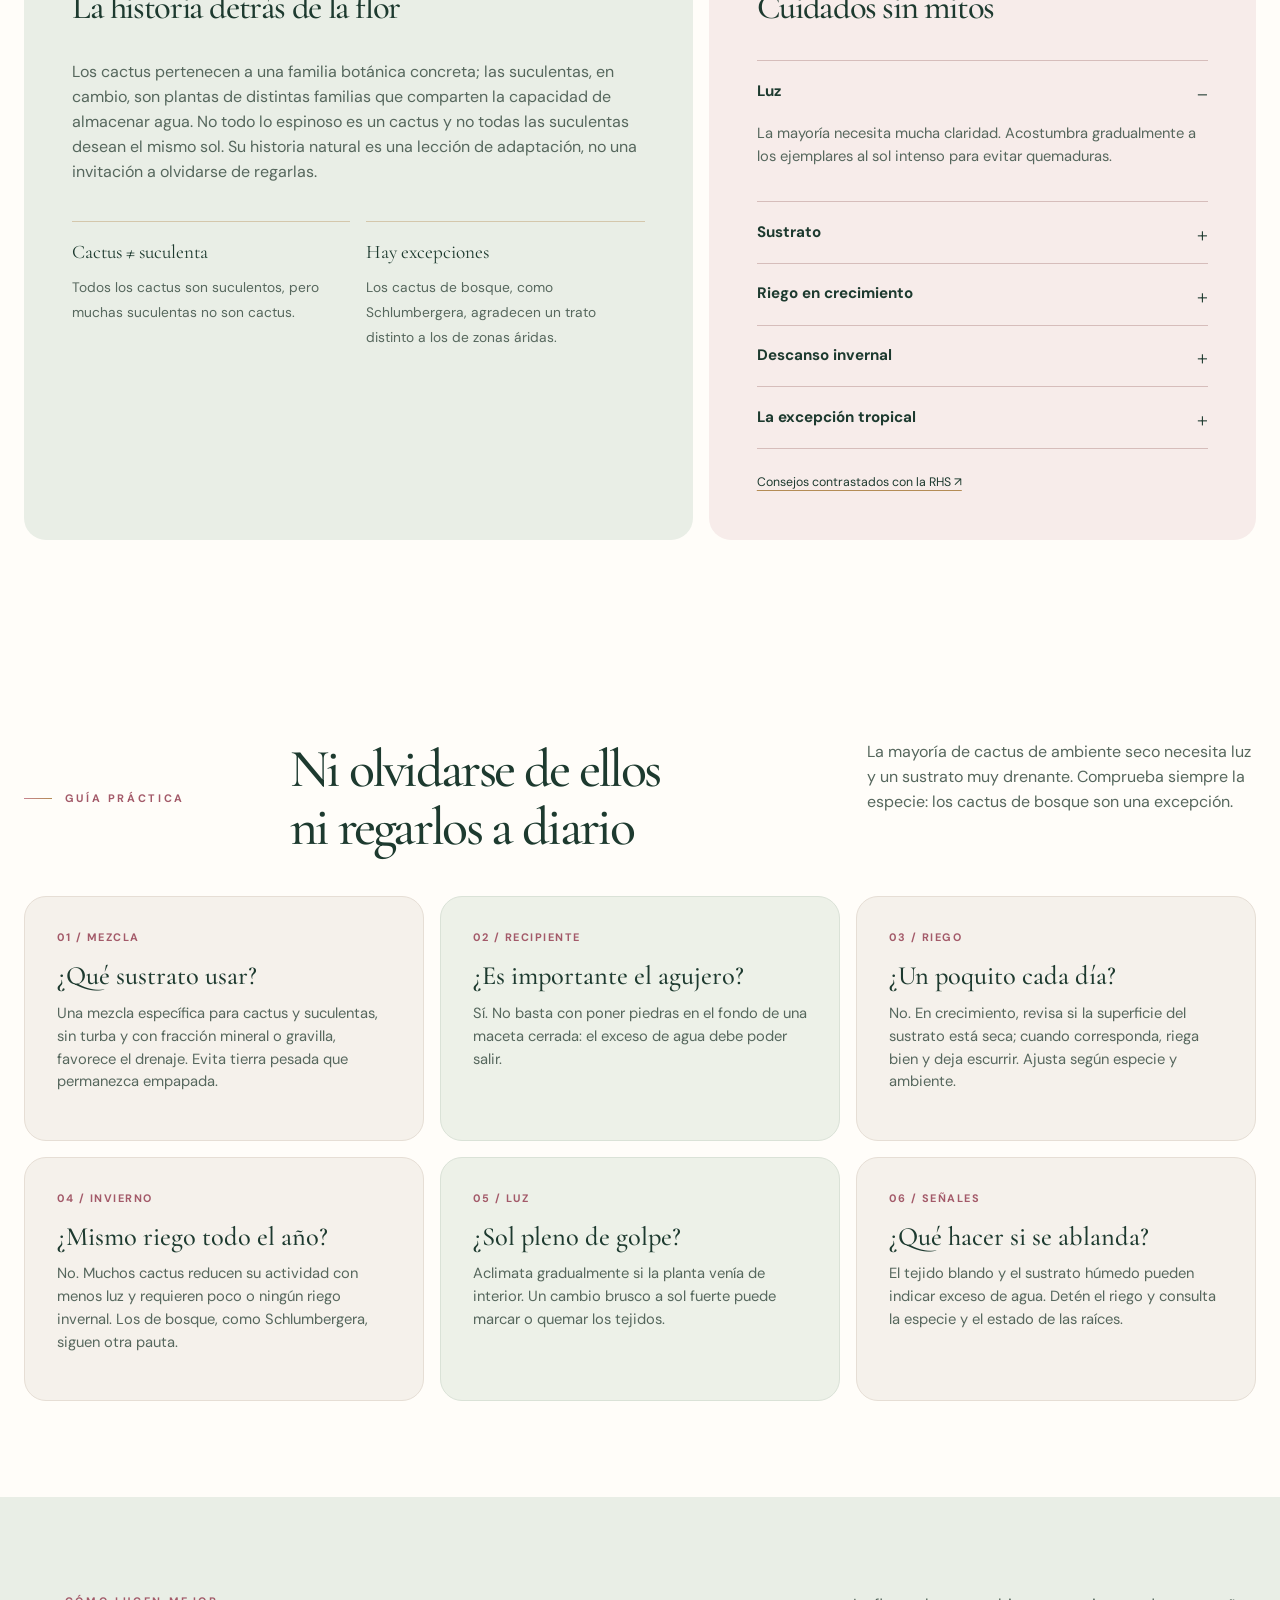
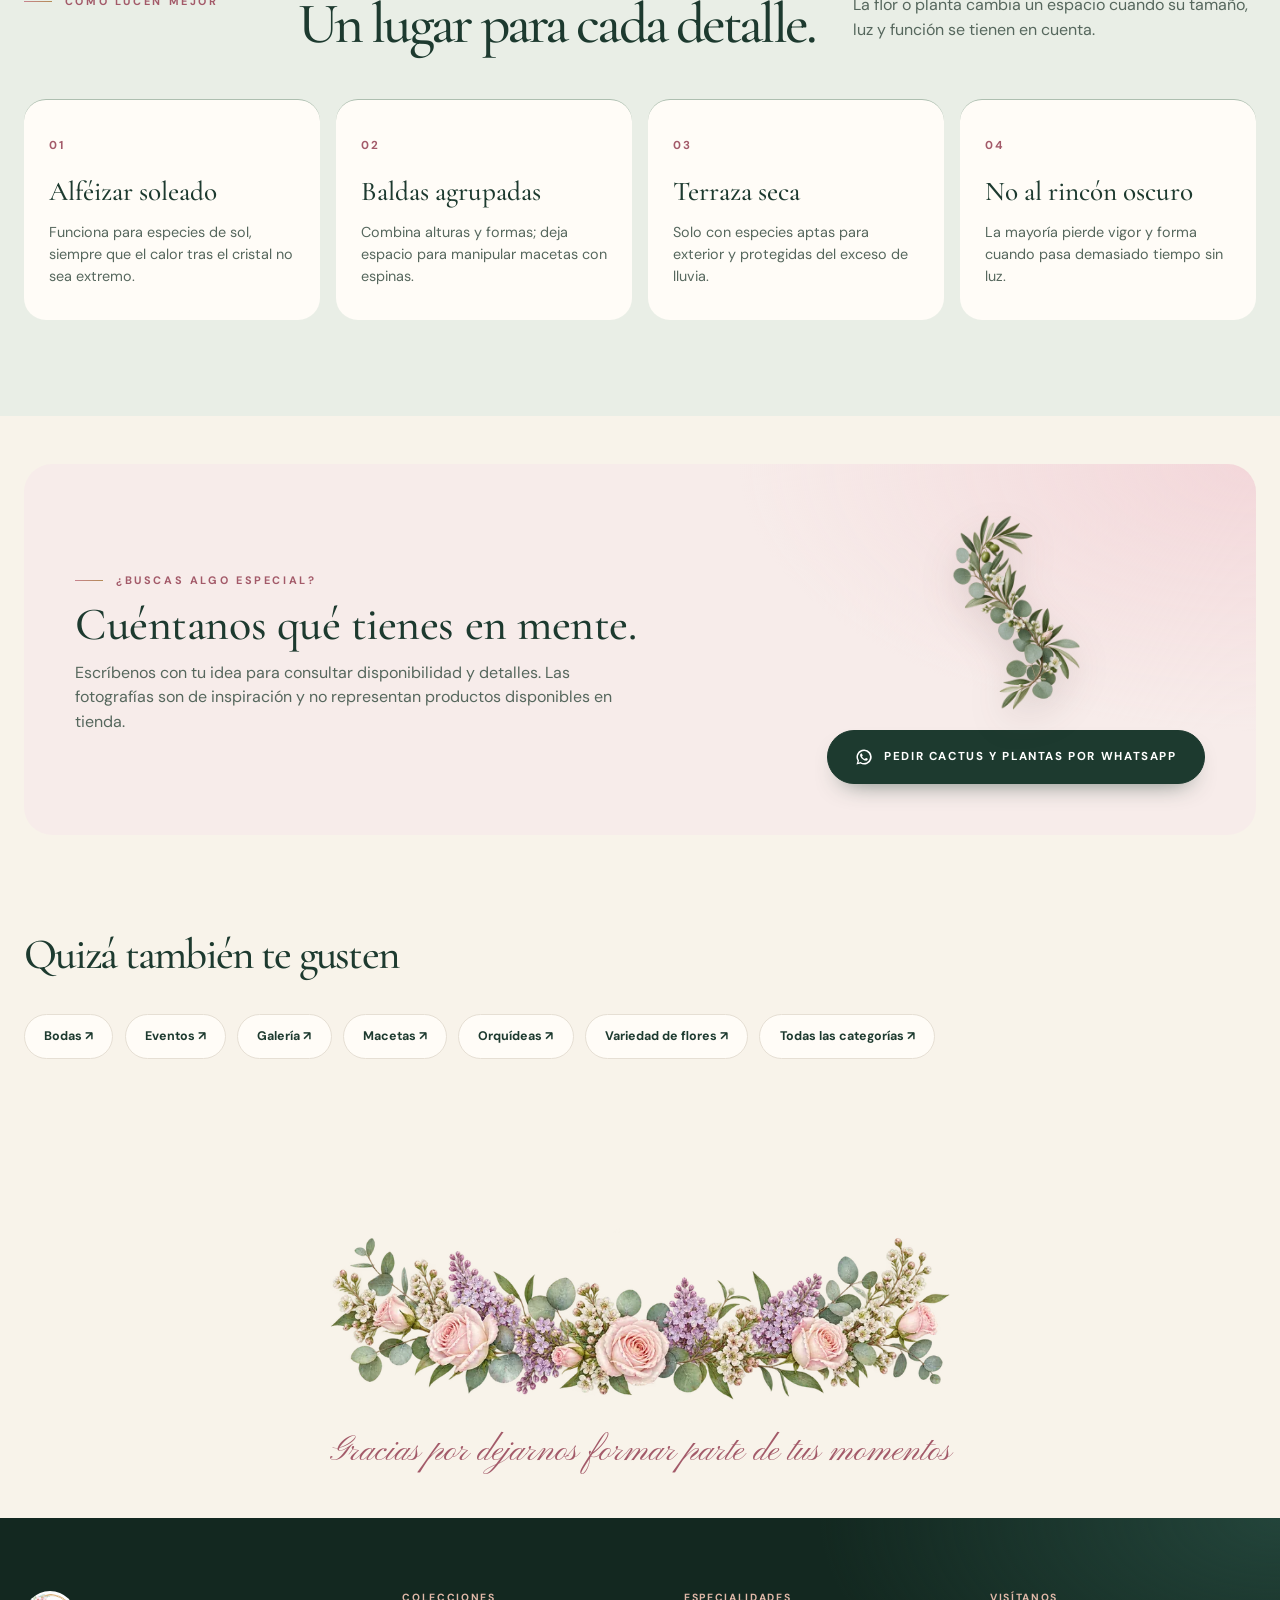
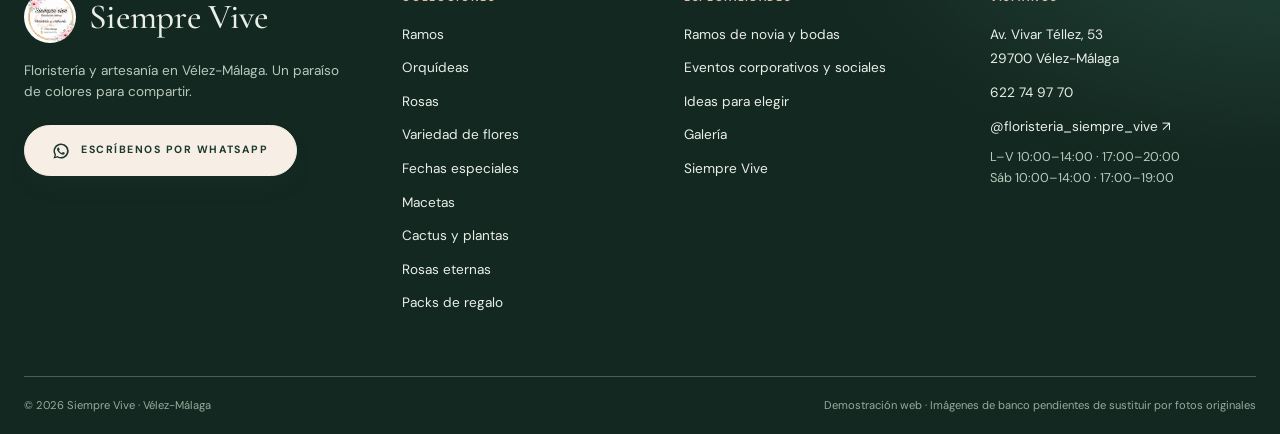
<file: cactus-y-plantas.html>
<!doctype html>
<html lang="es">
<head>
  <meta charset="utf-8"><meta name="viewport" content="width=device-width, initial-scale=1">
  <title>Cactus y plantas en Vélez-Málaga | Siempre Vive</title><meta name="description" content="Explora cactus y plantas en Siempre Vive, Vélez-Málaga. Pregunta qué opciones hay disponibles para tu espacio o para regalar.">
  <!--og--><meta name="theme-color" content="#1d3a2f"><link rel="canonical" href="https://sefiro888.github.io/siemprevivemalaga/cactus-y-plantas.html"><link rel="icon" type="image/png" sizes="32x32" href="assets/images/compartir/favicon-32.png"><link rel="apple-touch-icon" href="assets/images/compartir/apple-touch-icon.png"><link rel="manifest" href="site.webmanifest">
  <meta property="og:type" content="website"><meta property="og:site_name" content="Floristería Siempre Vive"><meta property="og:locale" content="es_ES"><meta property="og:url" content="https://sefiro888.github.io/siemprevivemalaga/cactus-y-plantas.html"><meta property="og:title" content="Cactus y plantas · Siempre Vive Vélez-Málaga"><meta property="og:description" content="Explora cactus y plantas en Siempre Vive, Vélez-Málaga. Pregunta qué opciones hay disponibles para tu espacio o para regalar.">
  <meta property="og:image" content="https://sefiro888.github.io/siemprevivemalaga/assets/images/compartir/cactus-y-plantas.jpg"><meta property="og:image:secure_url" content="https://sefiro888.github.io/siemprevivemalaga/assets/images/compartir/cactus-y-plantas.jpg"><meta property="og:image:type" content="image/jpeg"><meta property="og:image:width" content="1200"><meta property="og:image:height" content="630"><meta property="og:image:alt" content="Cactus y plantas · Siempre Vive Vélez-Málaga">
  <meta name="twitter:card" content="summary_large_image"><meta name="twitter:title" content="Cactus y plantas · Siempre Vive Vélez-Málaga"><meta name="twitter:description" content="Explora cactus y plantas en Siempre Vive, Vélez-Málaga. Pregunta qué opciones hay disponibles para tu espacio o para regalar."><meta name="twitter:image" content="https://sefiro888.github.io/siemprevivemalaga/assets/images/compartir/cactus-y-plantas.jpg">
  <link rel="preload" as="image" href="assets/images/cabeceras/cactus.webp"><link rel="preconnect" href="https://fonts.googleapis.com"><link rel="preconnect" href="https://fonts.gstatic.com" crossorigin><link rel="stylesheet" href="https://fonts.googleapis.com/css2?family=Cormorant+Garamond:ital,wght@0,400;0,500;0,600;1,400;1,500&amp;family=DM+Sans:wght@400;500;600;700&amp;family=Pinyon+Script&amp;display=swap"><link rel="stylesheet" href="assets/css/styles.css?v=09261143"><link rel="stylesheet" href="assets/css/premium.css?v=09261143"><script defer src="assets/js/site.js?v=09261143"></script>
</head>
<body>
<a class="skip-link" href="#contenido">Saltar al contenido</a>
<header class="site-header">
  <div class="topbar"><div class="container topbar-inner"><span class="topbar-msg"><span aria-hidden="true">✿</span> Floristería y artesanía en Vélez-Málaga</span><span class="topbar-links"><a href="tel:+34622749770">622 74 97 70</a><span aria-hidden="true">·</span><a href="https://www.instagram.com/floristeria_siempre_vive/" target="_blank" rel="noopener noreferrer">Instagram</a><span aria-hidden="true">·</span><a href="index.html#contacto">Av. Vivar Téllez, 53</a></span></div></div>
  <div class="header-main"><div class="container header-inner">
    <a class="brand" href="index.html" aria-label="Siempre Vive, ir al inicio"><img src="logo.jpeg" width="64" height="64" alt=""><span class="brand-copy"><span class="brand-name">Siempre Vive</span><span class="brand-sub">Floristería · Artesanía</span></span></a>
    <nav class="desktop-nav" aria-label="Navegación principal">
      <div class="nav-dropdown nav-mega"><button class="nav-trigger is-active" type="button" aria-expanded="false" aria-controls="mega-colecciones">Colecciones <svg viewBox="0 0 12 8" aria-hidden="true"><path d="m1 1 5 5 5-5" fill="none" stroke="currentColor" stroke-width="1.5"/></svg></button>
        <div class="dropdown-panel mega-panel" id="mega-colecciones"><div class="mega-inner">
          <div class="mega-intro"><span class="script">Nuestras</span><strong>colecciones</strong><p>Flores, plantas y detalles para cada forma de sentir. Elige una colección y pídela directamente por WhatsApp.</p><a class="text-link" href="index.html#flores">Verlas todas <span aria-hidden="true">↗</span></a><img class="mega-orn" src="assets/images/adornos/esquina-sup.webp" alt="" aria-hidden="true"></div>
          <div class="mega-grid"><a class="mega-item" href="ramos.html"><img src="assets/images/thumbs/ramos.webp" alt="" width="56" height="56" loading="lazy"><span><strong>Ramos</strong><small>El detalle que habla</small></span></a><a class="mega-item" href="orquideas.html"><img src="assets/images/thumbs/orquideas.webp" alt="" width="56" height="56" loading="lazy"><span><strong>Orquídeas</strong><small>Elegancia natural</small></span></a><a class="mega-item" href="rosas.html"><img src="assets/images/thumbs/rosas.webp" alt="" width="56" height="56" loading="lazy"><span><strong>Rosas</strong><small>Un gesto clásico</small></span></a><a class="mega-item" href="variedad-de-flores.html"><img src="assets/images/thumbs/variedad.webp" alt="" width="56" height="56" loading="lazy"><span><strong>Variedad de flores</strong><small>Color en cada pétalo</small></span></a><a class="mega-item" href="fechas-especiales.html"><img src="assets/images/thumbs/fechas.webp" alt="" width="56" height="56" loading="lazy"><span><strong>Fechas especiales</strong><small>Momentos que importan</small></span></a><a class="mega-item" href="macetas.html"><img src="assets/images/thumbs/macetas.webp" alt="" width="56" height="56" loading="lazy"><span><strong>Macetas</strong><small>Un rincón con vida</small></span></a><a class="mega-item is-active" href="cactus-y-plantas.html"><img src="assets/images/thumbs/cactus.webp" alt="" width="56" height="56" loading="lazy"><span><strong>Cactus y plantas</strong><small>Verdes singulares</small></span></a><a class="mega-item" href="rosas-eternas.html"><img src="assets/images/thumbs/rosas-eternas.webp" alt="" width="56" height="56" loading="lazy"><span><strong>Rosas eternas</strong><small>Un recuerdo que permanece</small></span></a><a class="mega-item" href="packs-de-regalo.html"><img src="assets/images/thumbs/packs.webp" alt="" width="56" height="56" loading="lazy"><span><strong>Packs de regalo</strong><small>Detalles con intención</small></span></a></div>
          <a class="mega-feature" href="galeria.html"><img src="assets/images/thumbs/galeria.webp" alt="" loading="lazy"><span><small>Inspírate</small><strong>Galería de trabajos</strong><em>Ver galería ↗</em></span></a>
        </div></div>
      </div>
      <div class="nav-dropdown nav-spec"><button class="nav-trigger" type="button" aria-expanded="false" aria-controls="menu-bodas">Bodas y eventos <svg viewBox="0 0 12 8" aria-hidden="true"><path d="m1 1 5 5 5-5" fill="none" stroke="currentColor" stroke-width="1.5"/></svg></button>
        <div class="dropdown-panel spec-panel" id="menu-bodas"><a class="spec-item" href="bodas.html"><span class="spec-img"><img src="assets/images/thumbs/bodas-card.webp" alt="" loading="lazy"></span><strong>Ramos de novia y bodas</strong><small>Arreglos que capturan la esencia de vuestro amor</small></a><a class="spec-item" href="eventos.html"><span class="spec-img"><img src="assets/images/thumbs/eventos-card.webp" alt="" loading="lazy"></span><strong>Eventos corporativos y sociales</strong><small>Elegancia y sofisticación para cada evento</small></a></div>
      </div>
      <a class="nav-link" href="galeria.html">Galería</a>
      <a class="nav-link" href="index.html#ideas">Ideas para elegir</a>
      <a class="nav-link" href="sobre-nosotros.html">Siempre Vive</a>
      <a class="nav-link" href="index.html#contacto">Contacto</a>
    </nav>
    <a class="header-cta" href="https://wa.me/34622749770" data-wa="" target="_blank" rel="noopener noreferrer"><span class="cta-dot" aria-hidden="true"></span>Pedir por WhatsApp</a>
    <button class="menu-toggle" type="button" aria-label="Abrir menú" aria-controls="mobile-menu" aria-expanded="false"><span></span><span></span><span></span></button>
  </div></div>
  <nav class="mobile-nav" id="mobile-menu" aria-label="Navegación móvil" inert>
    
    <div class="mnav-head"><a class="brand" href="index.html"><img src="logo.jpeg" width="48" height="48" alt=""><span class="brand-name">Siempre Vive</span></a><button class="mnav-close" type="button" aria-label="Cerrar menú"><span></span><span></span></button></div>
    <div class="mnav-body">
      <div class="mnav-links">
        <a href="index.html"><small>01</small>Inicio</a>
        <a href="galeria.html"><small>02</small>Galería</a>
        <a href="index.html#ideas"><small>03</small>Ideas para elegir</a>
        <a href="sobre-nosotros.html"><small>04</small>Siempre Vive</a>
        <a href="index.html#contacto"><small>05</small>Contacto</a>
      </div>
      <p class="mnav-label">Bodas y eventos</p>
      <div class="mnav-spec"><a class="mspec" href="bodas.html"><img src="assets/images/thumbs/bodas-card.webp" alt="" loading="lazy"><span>Ramos de novia y bodas</span></a><a class="mspec" href="eventos.html"><img src="assets/images/thumbs/eventos-card.webp" alt="" loading="lazy"><span>Eventos corporativos y sociales</span></a></div>
      <p class="mnav-label">Colecciones <span aria-hidden="true">→ desliza</span></p>
      <div class="mnav-chips"><a class="mchip" href="ramos.html"><img src="assets/images/thumbs/ramos.webp" alt="" width="64" height="64" loading="lazy"><span>Ramos</span></a><a class="mchip" href="orquideas.html"><img src="assets/images/thumbs/orquideas.webp" alt="" width="64" height="64" loading="lazy"><span>Orquídeas</span></a><a class="mchip" href="rosas.html"><img src="assets/images/thumbs/rosas.webp" alt="" width="64" height="64" loading="lazy"><span>Rosas</span></a><a class="mchip" href="variedad-de-flores.html"><img src="assets/images/thumbs/variedad.webp" alt="" width="64" height="64" loading="lazy"><span>Variedad de flores</span></a><a class="mchip" href="fechas-especiales.html"><img src="assets/images/thumbs/fechas.webp" alt="" width="64" height="64" loading="lazy"><span>Fechas especiales</span></a><a class="mchip" href="macetas.html"><img src="assets/images/thumbs/macetas.webp" alt="" width="64" height="64" loading="lazy"><span>Macetas</span></a><a class="mchip is-active" href="cactus-y-plantas.html"><img src="assets/images/thumbs/cactus.webp" alt="" width="64" height="64" loading="lazy"><span>Cactus y plantas</span></a><a class="mchip" href="rosas-eternas.html"><img src="assets/images/thumbs/rosas-eternas.webp" alt="" width="64" height="64" loading="lazy"><span>Rosas eternas</span></a><a class="mchip" href="packs-de-regalo.html"><img src="assets/images/thumbs/packs.webp" alt="" width="64" height="64" loading="lazy"><span>Packs de regalo</span></a></div>
      <div class="mnav-foot"><a class="button btn-light-wa" href="https://wa.me/34622749770" data-wa="" target="_blank" rel="noopener noreferrer">Pedir por WhatsApp</a><div class="mnav-contact"><a href="tel:+34622749770">622 74 97 70</a><a href="https://www.instagram.com/floristeria_siempre_vive/" target="_blank" rel="noopener noreferrer">Instagram ↗</a></div><span class="script">con amor, Siempre Vive</span></div>
      <img class="mnav-orn-b" src="assets/images/adornos/guirnalda-fina.webp" alt="" aria-hidden="true">
    </div>
  </nav>
</header>
<main id="contenido">
<section class="page-hero" aria-labelledby="page-title"><div class="page-hero-copy"><nav class="breadcrumb" aria-label="Ruta de navegación"><a href="index.html">Inicio</a><span aria-hidden="true">/</span><span aria-current="page">Cactus y plantas</span></nav><span class="eyebrow">Verdes con personalidad</span><h1 id="page-title">Cactus y plantas</h1><p>Pequeños, esculturales, frondosos: cada planta aporta algo distinto. Consulta qué cactus y plantas hay en Siempre Vive en este momento.</p><div class="hero-actions"><a class="button" href="https://wa.me/34622749770?text=Hola%2C%20quer%C3%ADa%20consultar%20qu%C3%A9%20cactus%20y%20plantas%20ten%C3%A9is%20disponibles." target="_blank" rel="noopener noreferrer">Pedir Cactus y plantas por WhatsApp</a><a class="button button-outline" href="index.html#flores">Ver todas las flores ↗</a></div></div><div class="hero-visual"><div class="page-hero-image"><img src="assets/images/cabeceras/cactus.webp" alt="Cactus y suculentas en macetas, imagen de banco" fetchpriority="high"><span class="photo-tag">Imagen de banco</span></div></div></section>
<div class="marquee" aria-label="Ramos, plantas, arreglos personalizados y flores para ocasiones especiales"><div class="marquee-track" aria-hidden="true"><div class="marquee-group"><span>Ramos para regalar</span><span>Plantas para tu espacio</span><span>Arreglos personalizados</span><span>Flores para ocasiones especiales</span></div><div class="marquee-group"><span>Ramos para regalar</span><span>Plantas para tu espacio</span><span>Arreglos personalizados</span><span>Flores para ocasiones especiales</span></div></div></div>
  <section class="category-body container" aria-labelledby="category-lead"><div class="category-lead lead-v2"><div class="lead-intro" data-reveal><span class="eyebrow">Descubre cactus y plantas</span><h2 id="category-lead">Naturaleza en otra escala.</h2><p class="lead-p">Hay quien busca un acento verde discreto y quien prefiere una planta que se convierta en protagonista. Esta selección te invita a imaginar posibilidades; la disponibilidad concreta se confirma en tienda.</p><div class="orn-quote" data-reveal><img class="orn" src="assets/images/adornos/cactus.webp" alt="" aria-hidden="true" loading="lazy"><div><span class="orn-quote-eyebrow">Verdes singulares</span><p class="orn-quote-text">Pequeños, resistentes y llenos de carácter.</p></div></div></div><aside class="offer-card" data-reveal="right"><span class="eyebrow">Qué puedes encargar</span><ul class="offer-list"><li><span>01</span><div><strong>Cactus individuales</strong><small>Formas curiosas y muy poco riego: perfectos para empezar.</small></div></li><li><span>02</span><div><strong>Suculentas</strong><small>Rosetas de colores suaves que casi se cuidan solas.</small></div></li><li><span>03</span><div><strong>Maceta artesanal</strong><small>Cactus y suculentas en recipientes decorados a mano.</small></div></li><li><span>04</span><div><strong>Composiciones</strong><small>Pequeños jardines de varias plantas para una mesa o una estantería.</small></div></li></ul><p class="offer-label">Ideal para</p><ul class="chips"><li>Escritorio</li><li>Regalo original</li><li>Poco riego</li><li>Principiantes</li></ul><a class="button" href="https://wa.me/34622749770" target="_blank" rel="noopener noreferrer">Pedir Cactus y plantas por WhatsApp</a><p class="offer-note">Disponibilidad y precios según temporada: te lo confirmamos por WhatsApp.</p></aside><!--/lead--></div><div class="category-points"><article data-reveal><span>01 /</span><h3>Un detalle singular</h3><p>Cactus y plantas aportan formas y texturas muy diferentes.</p></article><article data-reveal><span>02 /</span><h3>Para tu rincón</h3><p>Cuéntanos dónde quieres colocarlo y qué te gusta.</p></article><article data-reveal><span>03 /</span><h3>Opciones actuales</h3><p>Consulta las especies disponibles antes de decidir.</p></article></div></section>
<section class="container category-gallery" aria-label="Imágenes de inspiración para cactus y plantas"><figure data-reveal data-lightbox><img src="assets/images/ilustracion-06.webp" alt="Cactus en flor en maceta decorativa, imagen ilustrativa" loading="lazy"><figcaption>Imagen de inspiración, no producto confirmado.</figcaption></figure><figure data-reveal data-lightbox><img src="assets/images/cactus.jpg" alt="Cactus reales en macetas, fotografía ilustrativa" loading="lazy"><figcaption>Imagen de inspiración, no producto confirmado.</figcaption></figure></section>
<div class="orn-divider" aria-hidden="true"><img src="assets/images/adornos/divisor.webp" alt="" loading="lazy"></div>
<section class="field-guide" aria-labelledby="field-title"><div class="container field-guide-head"><span class="eyebrow">Cuaderno floral</span><h2 id="field-title">La inteligencia de conservar agua</h2><p>Formas escultóricas, espinas y tallos carnosos cuentan la adaptación de muchas plantas a periodos secos.</p></div><div class="container field-guide-layout"><article class="field-story" data-reveal><span class="eyebrow">Origen y significado</span><h3>La historia detrás de la flor</h3><p>Los cactus pertenecen a una familia botánica concreta; las suculentas, en cambio, son plantas de distintas familias que comparten la capacidad de almacenar agua. No todo lo espinoso es un cactus y no todas las suculentas desean el mismo sol. Su historia natural es una lección de adaptación, no una invitación a olvidarse de regarlas.</p><div class="field-facts"><div><strong>Cactus ≠ suculenta</strong><span>Todos los cactus son suculentos, pero muchas suculentas no son cactus.</span></div><div><strong>Hay excepciones</strong><span>Los cactus de bosque, como Schlumbergera, agradecen un trato distinto a los de zonas áridas.</span></div></div></article><div class="care-panel" data-reveal><span class="eyebrow">Para disfrutar más tiempo</span><h3>Cuidados sin mitos</h3><details open><summary>Luz</summary><p>La mayoría necesita mucha claridad. Acostumbra gradualmente a los ejemplares al sol intenso para evitar quemaduras.</p></details><details><summary>Sustrato</summary><p>Usa una mezcla muy drenante y una maceta con salida de agua; nunca dejes agua acumulada en el plato.</p></details><details><summary>Riego en crecimiento</summary><p>Comprueba la superficie del sustrato; cuando esté seca, riega bien y deja escurrir. Evita pequeños sorbos diarios.</p></details><details><summary>Descanso invernal</summary><p>Muchos cactus y suculentas requieren mucho menos riego cuando baja la luz y se ralentiza el crecimiento.</p></details><details><summary>La excepción tropical</summary><p>Un cactus de Navidad u otro epífito no debe recibir automáticamente la pauta de un cactus desértico: pregunta por su identificación.</p></details><a class="field-source" href="https://www.rhs.org.uk/plants/types/cacti-succulents/houseplants/growing-guide" target="_blank" rel="noopener noreferrer">Consejos contrastados con la RHS ↗</a></div></div></section>
<section class="practical" aria-labelledby="practical-title"><div class="container"><div class="practical-head"><span class="eyebrow">Guía práctica</span><h2 id="practical-title">Ni olvidarse de ellos ni regarlos a diario</h2><p>La mayoría de cactus de ambiente seco necesita luz y un sustrato muy drenante. Comprueba siempre la especie: los cactus de bosque son una excepción.</p></div><div class="practical-grid"><article data-reveal><span>01 / Mezcla</span><h3>¿Qué sustrato usar?</h3><p>Una mezcla específica para cactus y suculentas, sin turba y con fracción mineral o gravilla, favorece el drenaje. Evita tierra pesada que permanezca empapada.</p></article><article data-reveal><span>02 / Recipiente</span><h3>¿Es importante el agujero?</h3><p>Sí. No basta con poner piedras en el fondo de una maceta cerrada: el exceso de agua debe poder salir.</p></article><article data-reveal><span>03 / Riego</span><h3>¿Un poquito cada día?</h3><p>No. En crecimiento, revisa si la superficie del sustrato está seca; cuando corresponda, riega bien y deja escurrir. Ajusta según especie y ambiente.</p></article><article data-reveal><span>04 / Invierno</span><h3>¿Mismo riego todo el año?</h3><p>No. Muchos cactus reducen su actividad con menos luz y requieren poco o ningún riego invernal. Los de bosque, como Schlumbergera, siguen otra pauta.</p></article><article data-reveal><span>05 / Luz</span><h3>¿Sol pleno de golpe?</h3><p>Aclimata gradualmente si la planta venía de interior. Un cambio brusco a sol fuerte puede marcar o quemar los tejidos.</p></article><article data-reveal><span>06 / Señales</span><h3>¿Qué hacer si se ablanda?</h3><p>El tejido blando y el sustrato húmedo pueden indicar exceso de agua. Detén el riego y consulta la especie y el estado de las raíces.</p></article></div></div></section><section class="placement" aria-labelledby="placement-title"><div class="container"><div class="placement-head"><span class="eyebrow">Cómo lucen mejor</span><h2 id="placement-title">Un lugar para cada detalle.</h2><p>La flor o planta cambia un espacio cuando su tamaño, luz y función se tienen en cuenta.</p></div><div class="placement-grid"><article data-reveal><span>01</span><h3>Alféizar soleado</h3><p>Funciona para especies de sol, siempre que el calor tras el cristal no sea extremo.</p></article><article data-reveal><span>02</span><h3>Baldas agrupadas</h3><p>Combina alturas y formas; deja espacio para manipular macetas con espinas.</p></article><article data-reveal><span>03</span><h3>Terraza seca</h3><p>Solo con especies aptas para exterior y protegidas del exceso de lluvia.</p></article><article data-reveal><span>04</span><h3>No al rincón oscuro</h3><p>La mayoría pierde vigor y forma cuando pasa demasiado tiempo sin luz.</p></article></div></div></section>
  <section class="container category-cta" aria-labelledby="cta-title"><img class="orn orn-cta" src="assets/images/adornos/cactus-plantas.webp" alt="" aria-hidden="true" loading="lazy"><div><span class="eyebrow">¿Buscas algo especial?</span><h2 id="cta-title">Cuéntanos qué tienes en mente.</h2><p>Escríbenos con tu idea para consultar disponibilidad y detalles. Las fotografías son de inspiración y no representan productos disponibles en tienda.</p></div><a class="button" href="https://wa.me/34622749770?text=Hola%2C%20quer%C3%ADa%20consultar%20qu%C3%A9%20cactus%20y%20plantas%20ten%C3%A9is%20disponibles." target="_blank" rel="noopener noreferrer">Pedir Cactus y plantas por WhatsApp</a></section>
  <section class="related container" aria-labelledby="related-title"><h2 id="related-title">Quizá también te gusten</h2><div class="related-links"><a href="bodas.html">Bodas ↗</a><a href="eventos.html">Eventos ↗</a><a href="galeria.html">Galería ↗</a><a href="macetas.html">Macetas ↗</a><a href="orquideas.html">Orquídeas ↗</a><a href="variedad-de-flores.html">Variedad de flores ↗</a><a href="index.html#flores">Todas las categorías ↗</a></div></section>
</main>
<div class="footer-garland" aria-hidden="true"><img class="orn-garland" src="assets/images/adornos/guirnalda.webp" alt="" loading="lazy"><p class="script">Gracias por dejarnos formar parte de tus momentos</p></div>
<footer class="footer"><div class="container"><div class="footer-top">
  <div class="footer-about"><a class="footer-brand" href="index.html"><img src="logo.jpeg" width="56" height="56" alt="" loading="lazy">Siempre Vive</a><p>Floristería y artesanía en Vélez-Málaga. Un paraíso de colores para compartir.</p><a class="button btn-light-wa" href="https://wa.me/34622749770" data-wa="" target="_blank" rel="noopener noreferrer">Escríbenos por WhatsApp</a></div>
  <div><small>Colecciones</small><ul><li><a href="ramos.html">Ramos</a></li><li><a href="orquideas.html">Orquídeas</a></li><li><a href="rosas.html">Rosas</a></li><li><a href="variedad-de-flores.html">Variedad de flores</a></li><li><a href="fechas-especiales.html">Fechas especiales</a></li><li><a href="macetas.html">Macetas</a></li><li><a href="cactus-y-plantas.html">Cactus y plantas</a></li><li><a href="rosas-eternas.html">Rosas eternas</a></li><li><a href="packs-de-regalo.html">Packs de regalo</a></li></ul></div>
  <div><small>Especialidades</small><ul><li><a href="bodas.html">Ramos de novia y bodas</a></li><li><a href="eventos.html">Eventos corporativos y sociales</a></li><li><a href="index.html#ideas">Ideas para elegir</a></li><li><a href="galeria.html">Galería</a></li><li><a href="sobre-nosotros.html">Siempre Vive</a></li></ul></div>
  <div><small>Visítanos</small><ul><li><a href="https://www.google.com/maps/search/?api=1&amp;query=Av.%20Vivar%20T%C3%A9llez%2053%2C%2029700%20V%C3%A9lez-M%C3%A1laga" target="_blank" rel="noopener noreferrer">Av. Vivar Téllez, 53<br>29700 Vélez-Málaga</a></li><li><a href="tel:+34622749770">622 74 97 70</a></li><li><a href="https://www.instagram.com/floristeria_siempre_vive/" target="_blank" rel="noopener noreferrer">@floristeria_siempre_vive ↗</a></li><li class="footer-hours">L–V 10:00–14:00 · 17:00–20:00<br>Sáb 10:00–14:00 · 17:00–19:00</li></ul></div>
</div><div class="footer-bottom"><span>© 2026 Siempre Vive · Vélez-Málaga</span><span>Demostración web · Imágenes de banco pendientes de sustituir por fotos originales</span></div></div></footer>
</body></html>
</file>
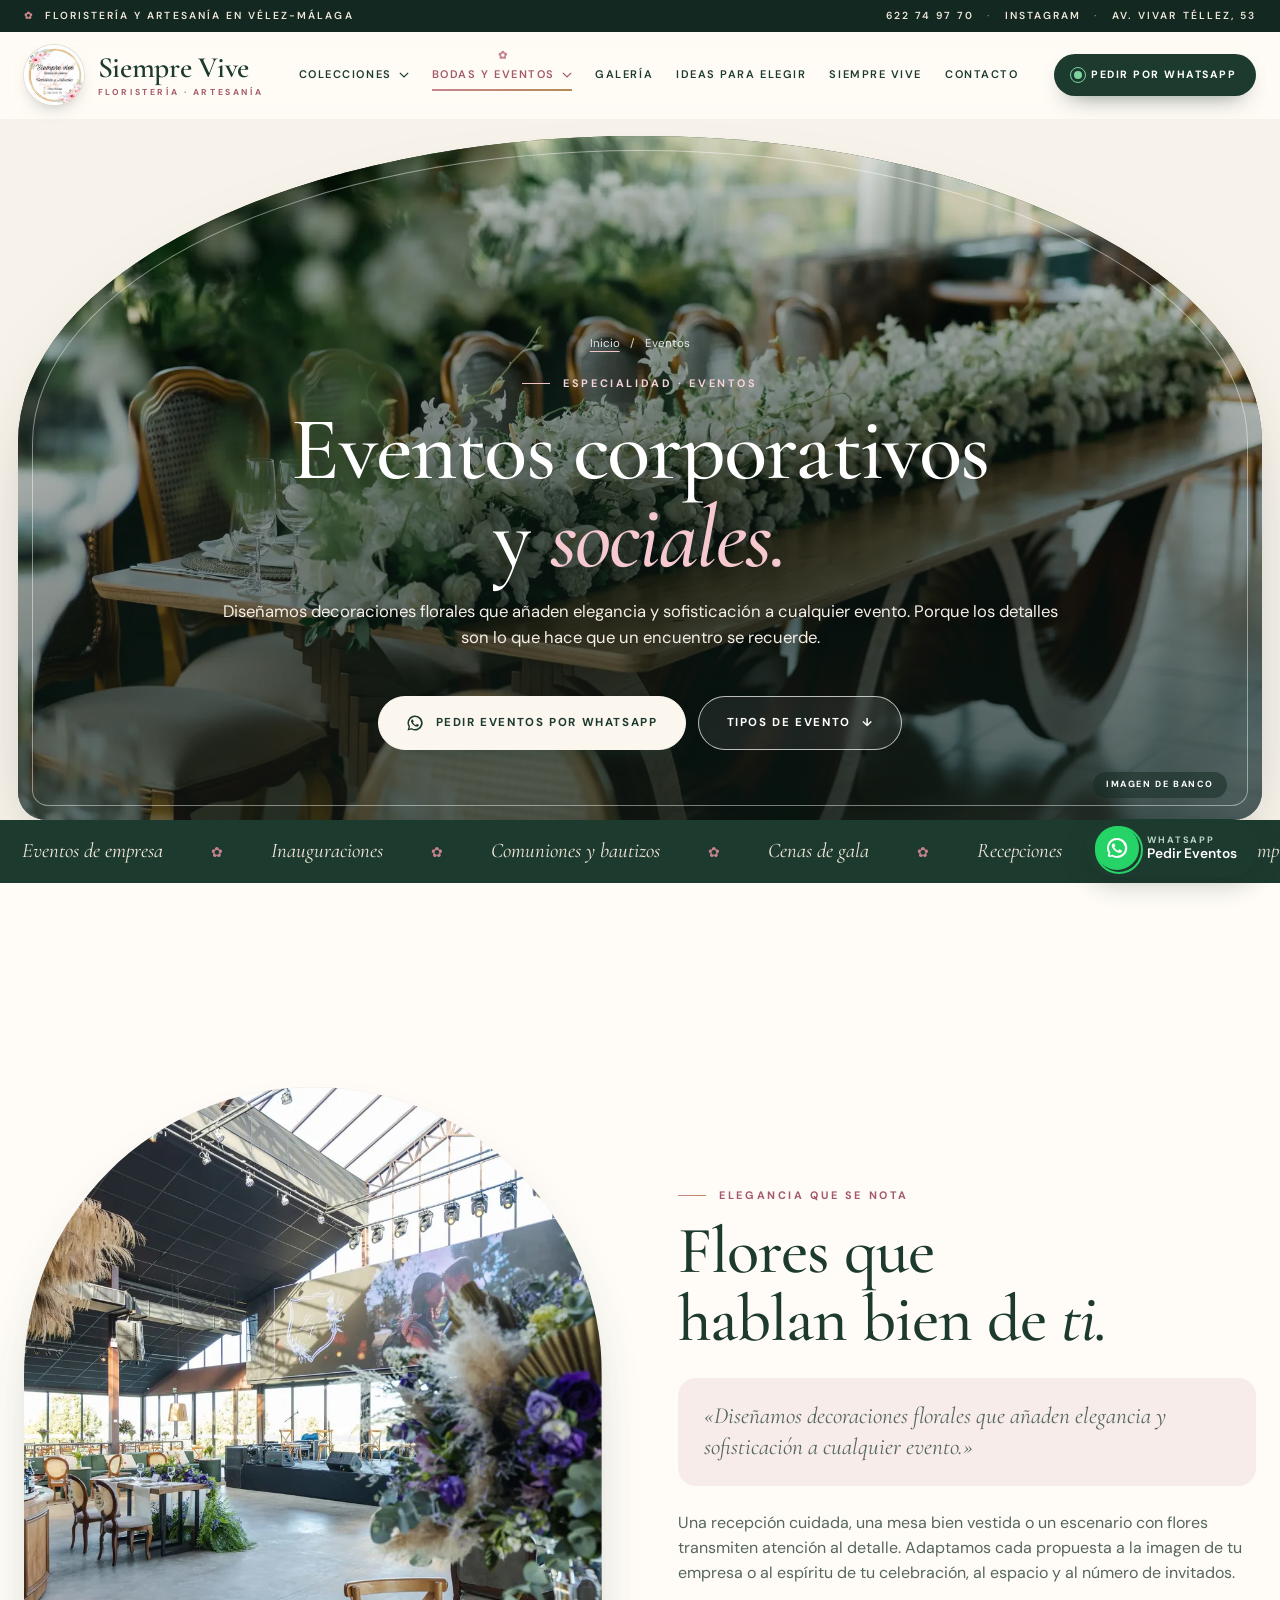
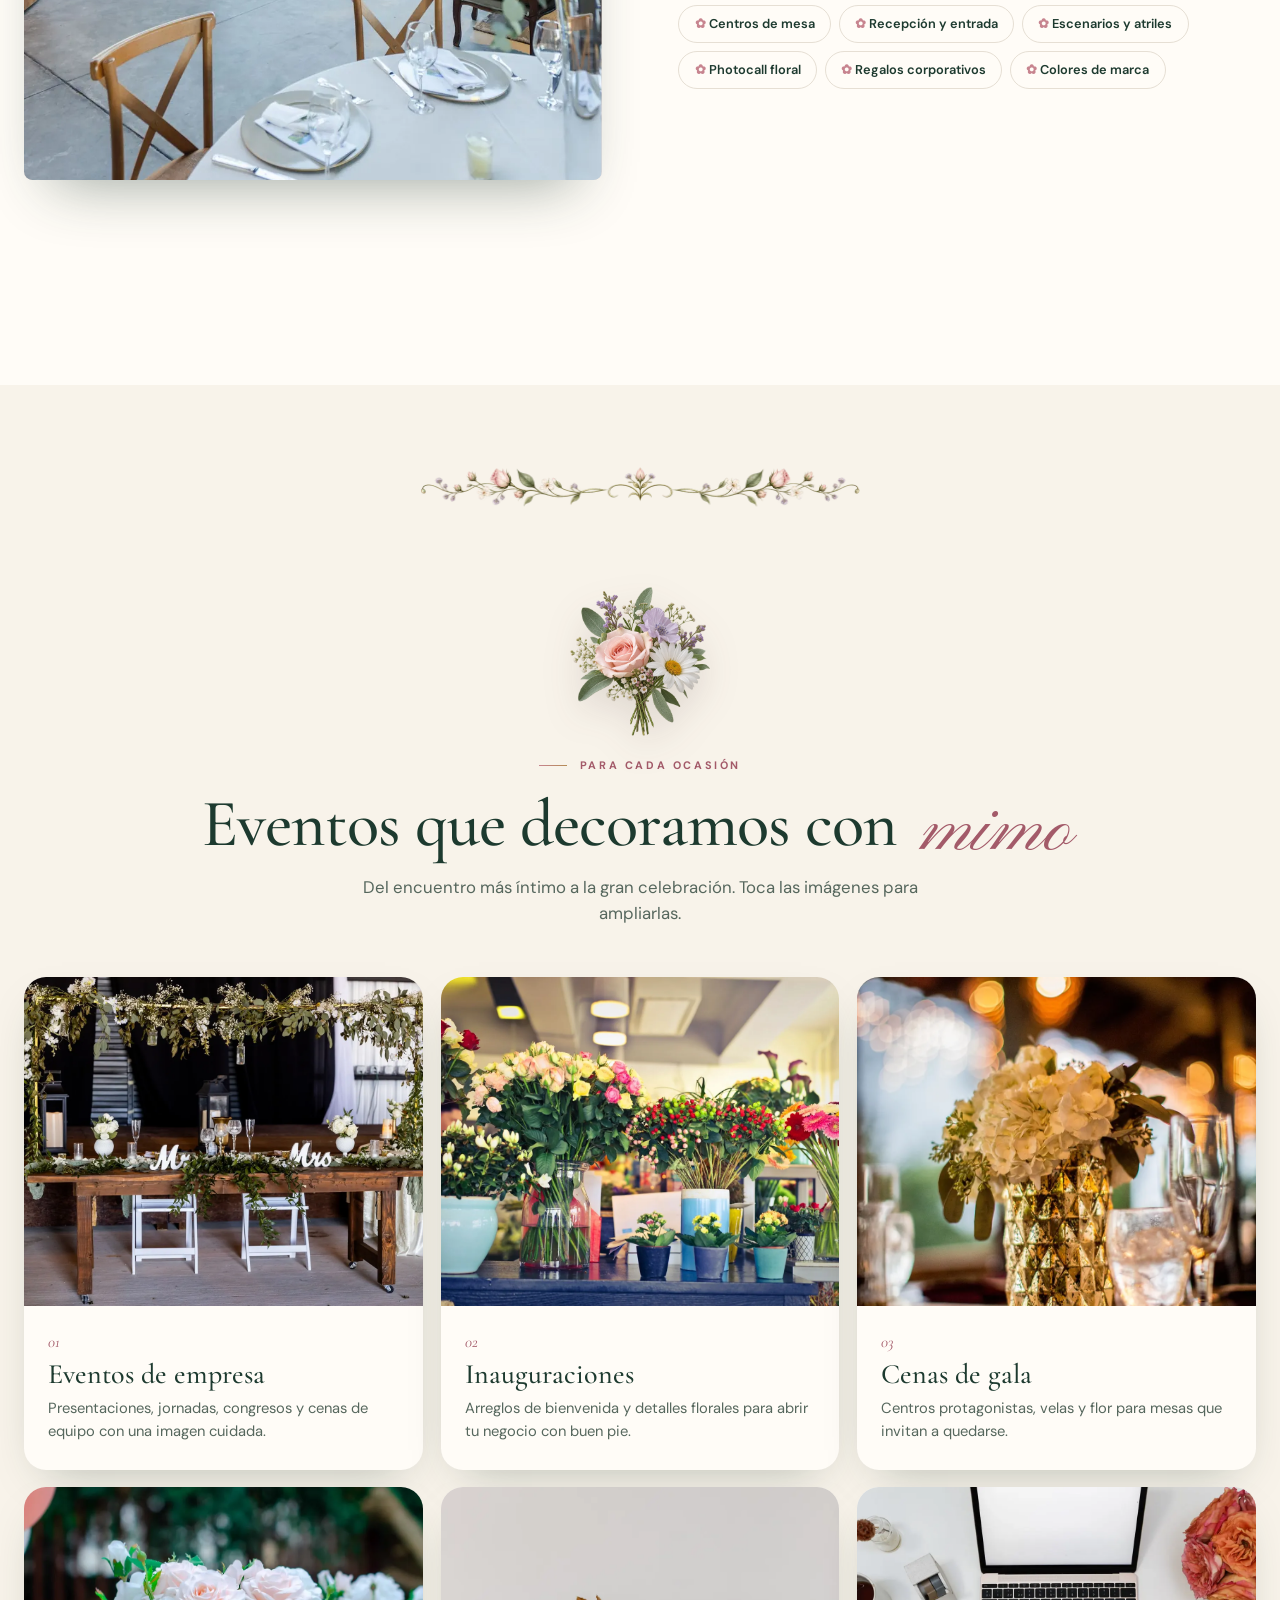
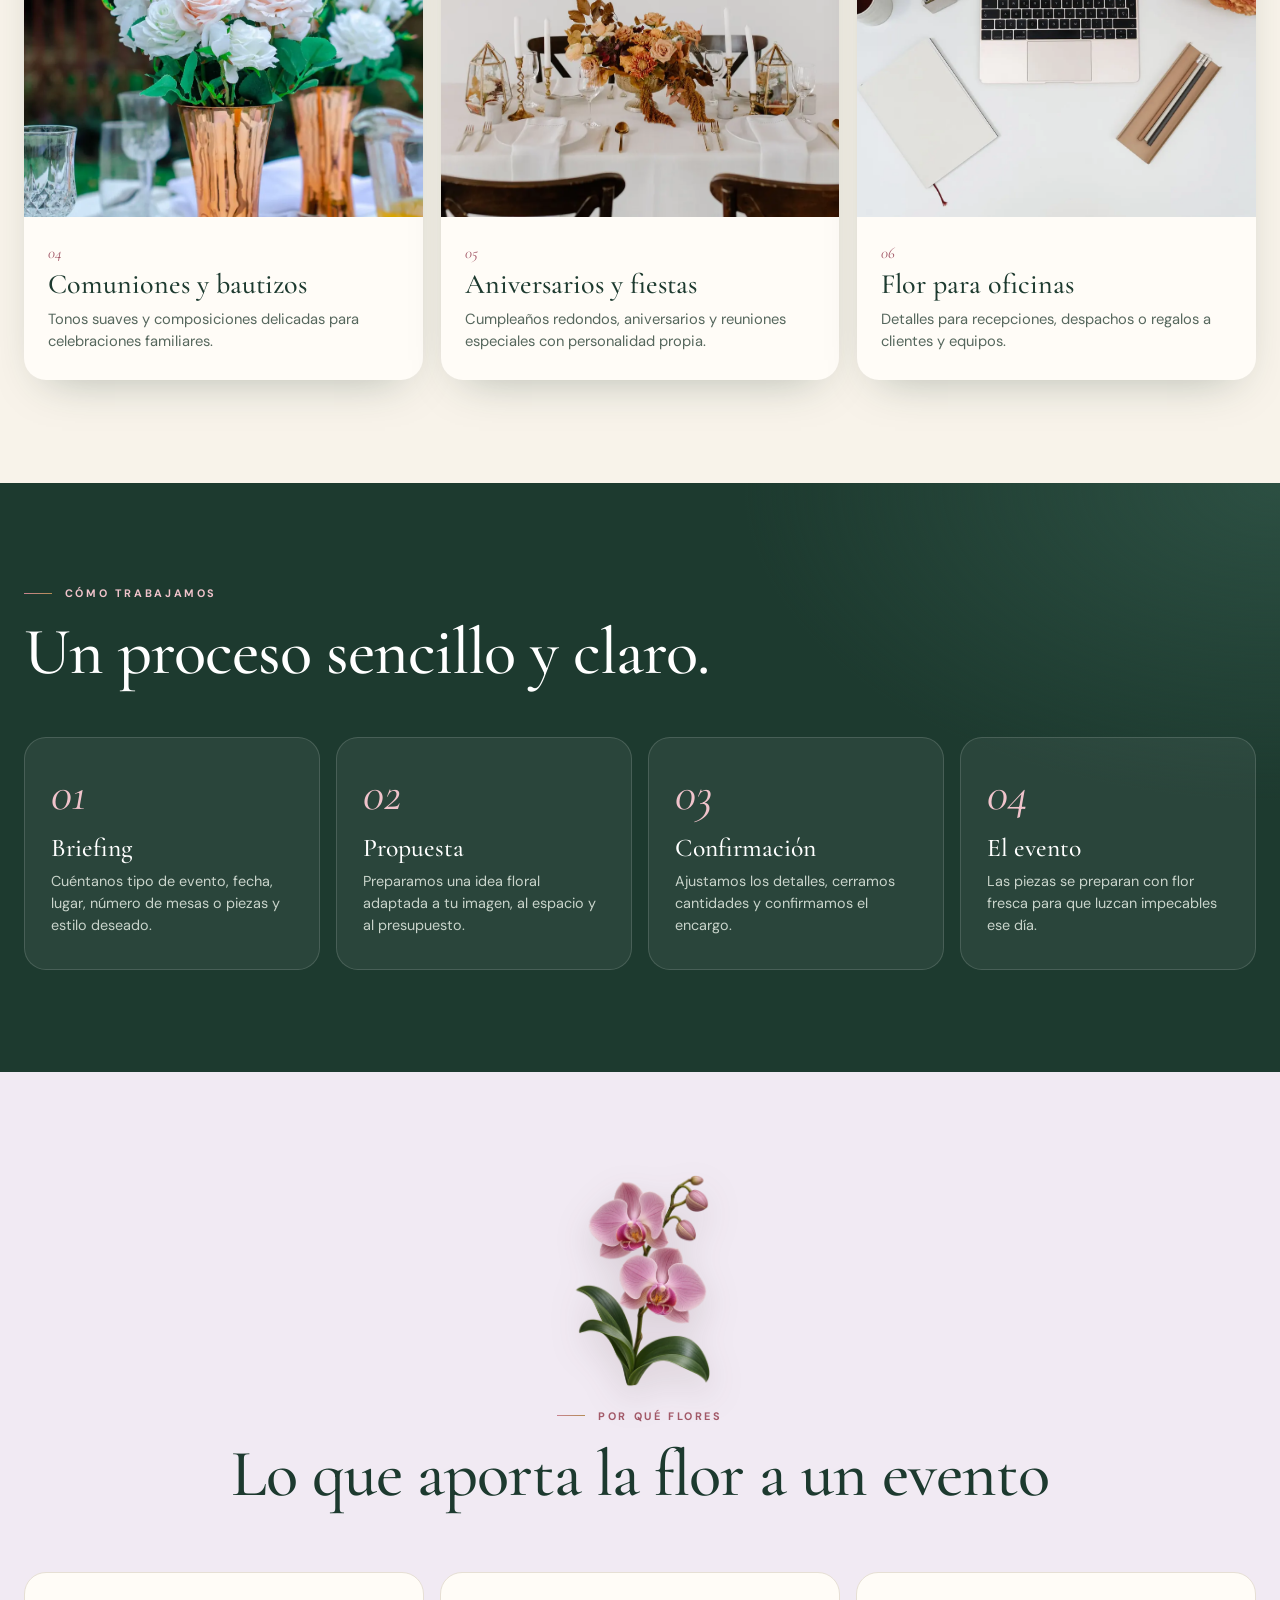
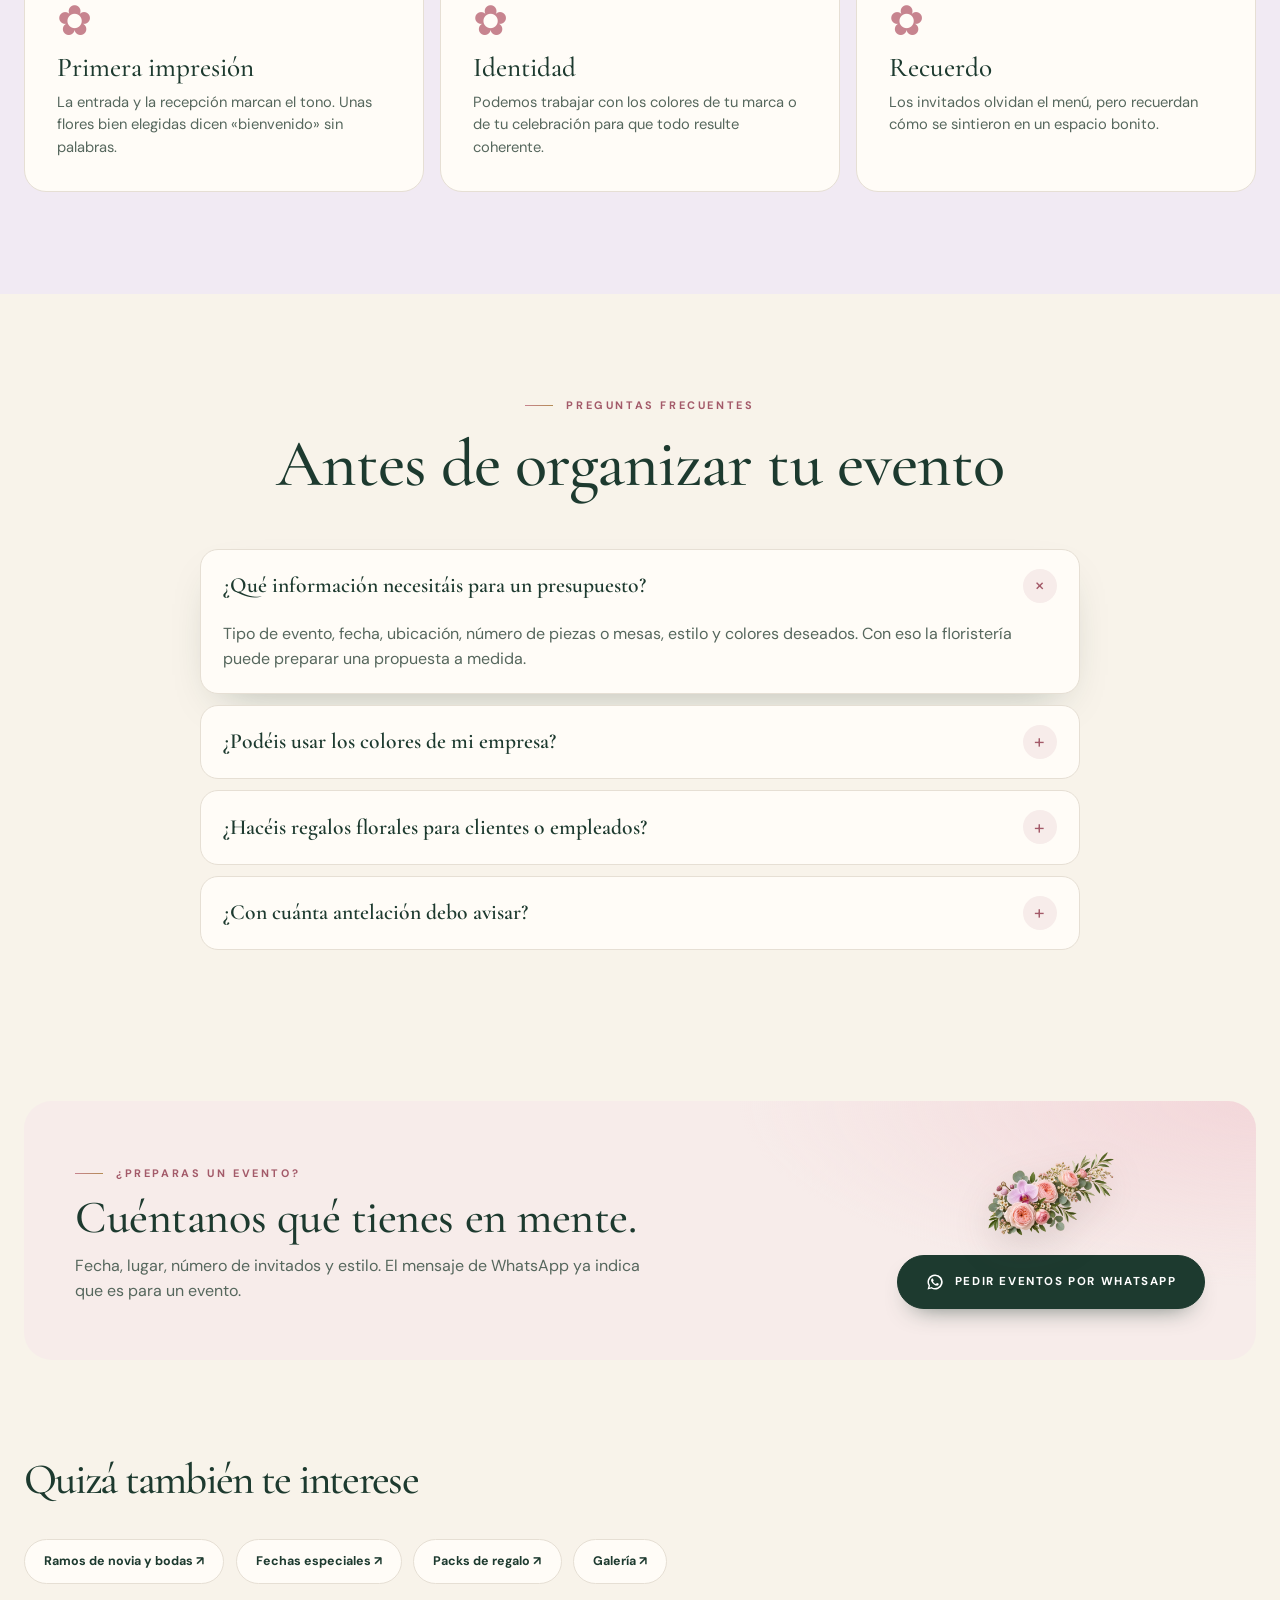
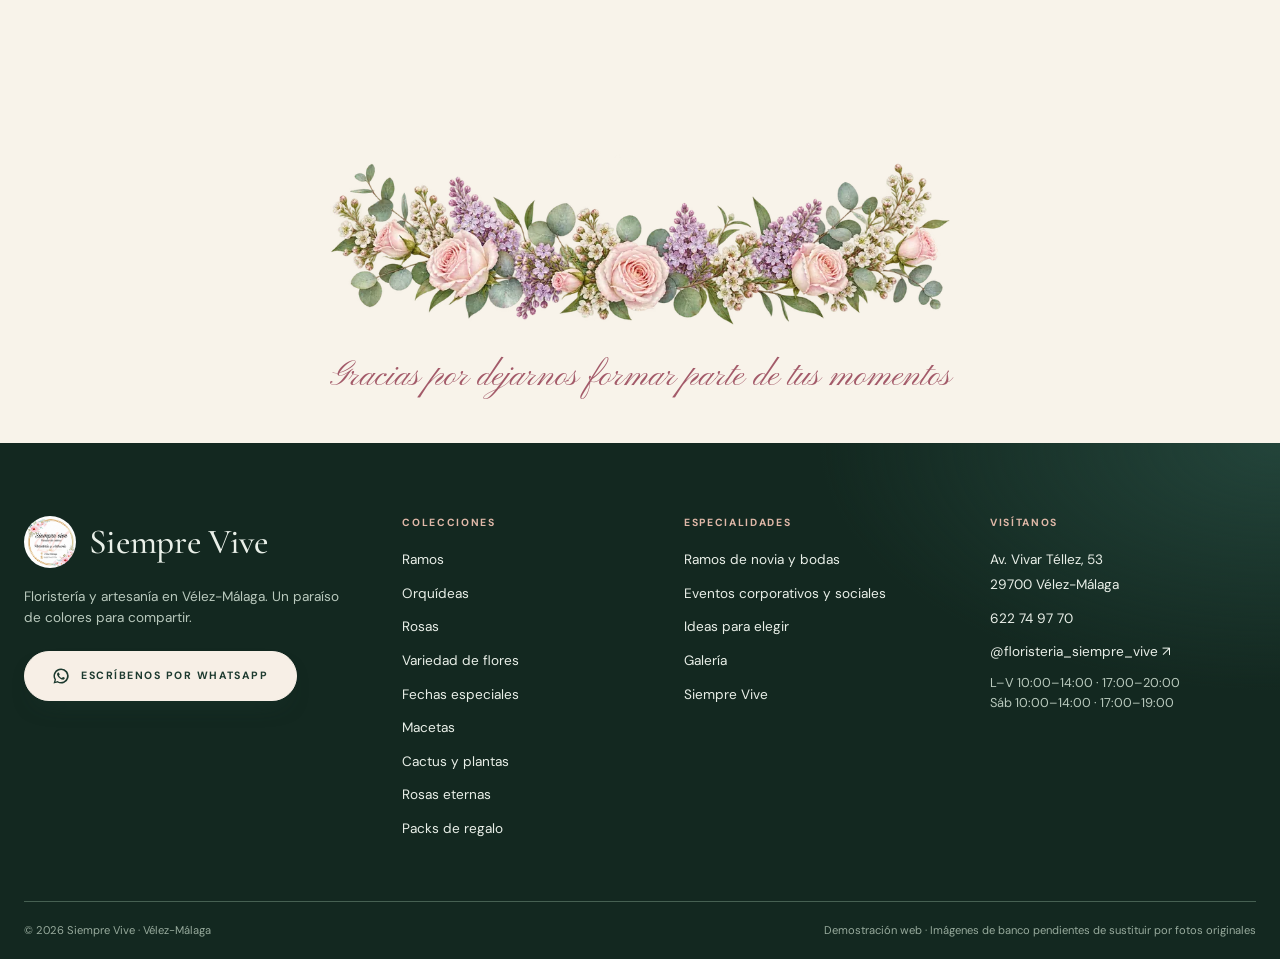
<file: eventos.html>
<!doctype html>
<html lang="es">
<head>
  <meta charset="utf-8"><meta name="viewport" content="width=device-width, initial-scale=1">
  <title>Decoración floral para eventos corporativos y sociales | Siempre Vive</title>
  <meta name="description" content="Diseñamos decoraciones florales que añaden elegancia y sofisticación a cualquier evento: empresas, inauguraciones, comuniones, cenas de gala y recepciones en Vélez-Málaga.">
  <!--og--><meta name="theme-color" content="#1d3a2f"><link rel="canonical" href="https://sefiro888.github.io/siemprevivemalaga/eventos.html"><link rel="icon" type="image/png" sizes="32x32" href="assets/images/compartir/favicon-32.png"><link rel="apple-touch-icon" href="assets/images/compartir/apple-touch-icon.png"><link rel="manifest" href="site.webmanifest">
  <meta property="og:type" content="website"><meta property="og:site_name" content="Floristería Siempre Vive"><meta property="og:locale" content="es_ES"><meta property="og:url" content="https://sefiro888.github.io/siemprevivemalaga/eventos.html"><meta property="og:title" content="Flores para eventos corporativos y sociales · Siempre Vive"><meta property="og:description" content="Diseñamos decoraciones florales que añaden elegancia y sofisticación a cualquier evento: empresas, inauguraciones, comuniones, cenas de gala y recepciones en Vélez-Málaga.">
  <meta property="og:image" content="https://sefiro888.github.io/siemprevivemalaga/assets/images/compartir/eventos.jpg"><meta property="og:image:secure_url" content="https://sefiro888.github.io/siemprevivemalaga/assets/images/compartir/eventos.jpg"><meta property="og:image:type" content="image/jpeg"><meta property="og:image:width" content="1200"><meta property="og:image:height" content="630"><meta property="og:image:alt" content="Flores para eventos corporativos y sociales · Siempre Vive">
  <meta name="twitter:card" content="summary_large_image"><meta name="twitter:title" content="Flores para eventos corporativos y sociales · Siempre Vive"><meta name="twitter:description" content="Diseñamos decoraciones florales que añaden elegancia y sofisticación a cualquier evento: empresas, inauguraciones, comuniones, cenas de gala y recepciones en Vélez-Málaga."><meta name="twitter:image" content="https://sefiro888.github.io/siemprevivemalaga/assets/images/compartir/eventos.jpg">
  <link rel="preload" as="image" href="assets/images/cabeceras/eventos.webp">
  <link rel="preconnect" href="https://fonts.googleapis.com"><link rel="preconnect" href="https://fonts.gstatic.com" crossorigin><link rel="stylesheet" href="https://fonts.googleapis.com/css2?family=Cormorant+Garamond:ital,wght@0,400;0,500;0,600;1,400;1,500&amp;family=DM+Sans:wght@400;500;600;700&amp;family=Pinyon+Script&amp;display=swap"><link rel="stylesheet" href="assets/css/styles.css?v=09261143"><link rel="stylesheet" href="assets/css/premium.css?v=09261143"><script defer src="assets/js/site.js?v=09261143"></script>
</head>
<body>
<a class="skip-link" href="#contenido">Saltar al contenido</a>
<header class="site-header">
  <div class="topbar"><div class="container topbar-inner"><span class="topbar-msg"><span aria-hidden="true">✿</span> Floristería y artesanía en Vélez-Málaga</span><span class="topbar-links"><a href="tel:+34622749770">622 74 97 70</a><span aria-hidden="true">·</span><a href="https://www.instagram.com/floristeria_siempre_vive/" target="_blank" rel="noopener noreferrer">Instagram</a><span aria-hidden="true">·</span><a href="index.html#contacto">Av. Vivar Téllez, 53</a></span></div></div>
  <div class="header-main"><div class="container header-inner">
    <a class="brand" href="index.html" aria-label="Siempre Vive, ir al inicio"><img src="logo.jpeg" width="64" height="64" alt=""><span class="brand-copy"><span class="brand-name">Siempre Vive</span><span class="brand-sub">Floristería · Artesanía</span></span></a>
    <nav class="desktop-nav" aria-label="Navegación principal">
      <div class="nav-dropdown nav-mega"><button class="nav-trigger" type="button" aria-expanded="false" aria-controls="mega-colecciones">Colecciones <svg viewBox="0 0 12 8" aria-hidden="true"><path d="m1 1 5 5 5-5" fill="none" stroke="currentColor" stroke-width="1.5"/></svg></button>
        <div class="dropdown-panel mega-panel" id="mega-colecciones"><div class="mega-inner">
          <div class="mega-intro"><span class="script">Nuestras</span><strong>colecciones</strong><p>Flores, plantas y detalles para cada forma de sentir. Elige una colección y pídela directamente por WhatsApp.</p><a class="text-link" href="index.html#flores">Verlas todas <span aria-hidden="true">↗</span></a><img class="mega-orn" src="assets/images/adornos/esquina-sup.webp" alt="" aria-hidden="true"></div>
          <div class="mega-grid"><a class="mega-item" href="ramos.html"><img src="assets/images/thumbs/ramos.webp" alt="" width="56" height="56" loading="lazy"><span><strong>Ramos</strong><small>El detalle que habla</small></span></a><a class="mega-item" href="orquideas.html"><img src="assets/images/thumbs/orquideas.webp" alt="" width="56" height="56" loading="lazy"><span><strong>Orquídeas</strong><small>Elegancia natural</small></span></a><a class="mega-item" href="rosas.html"><img src="assets/images/thumbs/rosas.webp" alt="" width="56" height="56" loading="lazy"><span><strong>Rosas</strong><small>Un gesto clásico</small></span></a><a class="mega-item" href="variedad-de-flores.html"><img src="assets/images/thumbs/variedad.webp" alt="" width="56" height="56" loading="lazy"><span><strong>Variedad de flores</strong><small>Color en cada pétalo</small></span></a><a class="mega-item" href="fechas-especiales.html"><img src="assets/images/thumbs/fechas.webp" alt="" width="56" height="56" loading="lazy"><span><strong>Fechas especiales</strong><small>Momentos que importan</small></span></a><a class="mega-item" href="macetas.html"><img src="assets/images/thumbs/macetas.webp" alt="" width="56" height="56" loading="lazy"><span><strong>Macetas</strong><small>Un rincón con vida</small></span></a><a class="mega-item" href="cactus-y-plantas.html"><img src="assets/images/thumbs/cactus.webp" alt="" width="56" height="56" loading="lazy"><span><strong>Cactus y plantas</strong><small>Verdes singulares</small></span></a><a class="mega-item" href="rosas-eternas.html"><img src="assets/images/thumbs/rosas-eternas.webp" alt="" width="56" height="56" loading="lazy"><span><strong>Rosas eternas</strong><small>Un recuerdo que permanece</small></span></a><a class="mega-item" href="packs-de-regalo.html"><img src="assets/images/thumbs/packs.webp" alt="" width="56" height="56" loading="lazy"><span><strong>Packs de regalo</strong><small>Detalles con intención</small></span></a></div>
          <a class="mega-feature" href="galeria.html"><img src="assets/images/thumbs/galeria.webp" alt="" loading="lazy"><span><small>Inspírate</small><strong>Galería de trabajos</strong><em>Ver galería ↗</em></span></a>
        </div></div>
      </div>
      <div class="nav-dropdown nav-spec"><button class="nav-trigger is-active" type="button" aria-expanded="false" aria-controls="menu-bodas">Bodas y eventos <svg viewBox="0 0 12 8" aria-hidden="true"><path d="m1 1 5 5 5-5" fill="none" stroke="currentColor" stroke-width="1.5"/></svg></button>
        <div class="dropdown-panel spec-panel" id="menu-bodas"><a class="spec-item" href="bodas.html"><span class="spec-img"><img src="assets/images/thumbs/bodas-card.webp" alt="" loading="lazy"></span><strong>Ramos de novia y bodas</strong><small>Arreglos que capturan la esencia de vuestro amor</small></a><a class="spec-item is-active" href="eventos.html"><span class="spec-img"><img src="assets/images/thumbs/eventos-card.webp" alt="" loading="lazy"></span><strong>Eventos corporativos y sociales</strong><small>Elegancia y sofisticación para cada evento</small></a></div>
      </div>
      <a class="nav-link" href="galeria.html">Galería</a>
      <a class="nav-link" href="index.html#ideas">Ideas para elegir</a>
      <a class="nav-link" href="sobre-nosotros.html">Siempre Vive</a>
      <a class="nav-link" href="index.html#contacto">Contacto</a>
    </nav>
    <a class="header-cta" href="https://wa.me/34622749770" data-wa="" target="_blank" rel="noopener noreferrer"><span class="cta-dot" aria-hidden="true"></span>Pedir por WhatsApp</a>
    <button class="menu-toggle" type="button" aria-label="Abrir menú" aria-controls="mobile-menu" aria-expanded="false"><span></span><span></span><span></span></button>
  </div></div>
  <nav class="mobile-nav" id="mobile-menu" aria-label="Navegación móvil" inert>
    
    <div class="mnav-head"><a class="brand" href="index.html"><img src="logo.jpeg" width="48" height="48" alt=""><span class="brand-name">Siempre Vive</span></a><button class="mnav-close" type="button" aria-label="Cerrar menú"><span></span><span></span></button></div>
    <div class="mnav-body">
      <div class="mnav-links">
        <a href="index.html"><small>01</small>Inicio</a>
        <a href="galeria.html"><small>02</small>Galería</a>
        <a href="index.html#ideas"><small>03</small>Ideas para elegir</a>
        <a href="sobre-nosotros.html"><small>04</small>Siempre Vive</a>
        <a href="index.html#contacto"><small>05</small>Contacto</a>
      </div>
      <p class="mnav-label">Bodas y eventos</p>
      <div class="mnav-spec"><a class="mspec" href="bodas.html"><img src="assets/images/thumbs/bodas-card.webp" alt="" loading="lazy"><span>Ramos de novia y bodas</span></a><a class="mspec is-active" href="eventos.html"><img src="assets/images/thumbs/eventos-card.webp" alt="" loading="lazy"><span>Eventos corporativos y sociales</span></a></div>
      <p class="mnav-label">Colecciones <span aria-hidden="true">→ desliza</span></p>
      <div class="mnav-chips"><a class="mchip" href="ramos.html"><img src="assets/images/thumbs/ramos.webp" alt="" width="64" height="64" loading="lazy"><span>Ramos</span></a><a class="mchip" href="orquideas.html"><img src="assets/images/thumbs/orquideas.webp" alt="" width="64" height="64" loading="lazy"><span>Orquídeas</span></a><a class="mchip" href="rosas.html"><img src="assets/images/thumbs/rosas.webp" alt="" width="64" height="64" loading="lazy"><span>Rosas</span></a><a class="mchip" href="variedad-de-flores.html"><img src="assets/images/thumbs/variedad.webp" alt="" width="64" height="64" loading="lazy"><span>Variedad de flores</span></a><a class="mchip" href="fechas-especiales.html"><img src="assets/images/thumbs/fechas.webp" alt="" width="64" height="64" loading="lazy"><span>Fechas especiales</span></a><a class="mchip" href="macetas.html"><img src="assets/images/thumbs/macetas.webp" alt="" width="64" height="64" loading="lazy"><span>Macetas</span></a><a class="mchip" href="cactus-y-plantas.html"><img src="assets/images/thumbs/cactus.webp" alt="" width="64" height="64" loading="lazy"><span>Cactus y plantas</span></a><a class="mchip" href="rosas-eternas.html"><img src="assets/images/thumbs/rosas-eternas.webp" alt="" width="64" height="64" loading="lazy"><span>Rosas eternas</span></a><a class="mchip" href="packs-de-regalo.html"><img src="assets/images/thumbs/packs.webp" alt="" width="64" height="64" loading="lazy"><span>Packs de regalo</span></a></div>
      <div class="mnav-foot"><a class="button btn-light-wa" href="https://wa.me/34622749770" data-wa="" target="_blank" rel="noopener noreferrer">Pedir por WhatsApp</a><div class="mnav-contact"><a href="tel:+34622749770">622 74 97 70</a><a href="https://www.instagram.com/floristeria_siempre_vive/" target="_blank" rel="noopener noreferrer">Instagram ↗</a></div><span class="script">con amor, Siempre Vive</span></div>
      <img class="mnav-orn-b" src="assets/images/adornos/guirnalda-fina.webp" alt="" aria-hidden="true">
    </div>
  </nav>
</header>
<main id="contenido">
  <section class="page-hero" aria-labelledby="page-title"><div class="page-hero-copy"><nav class="breadcrumb" aria-label="Ruta de navegación"><a href="index.html">Inicio</a><span aria-hidden="true">/</span><span aria-current="page">Eventos</span></nav><span class="eyebrow">Especialidad · Eventos</span><h1 id="page-title" data-split>Eventos corporativos y <em>sociales.</em></h1><p>Diseñamos decoraciones florales que añaden elegancia y sofisticación a cualquier evento. Porque los detalles son lo que hace que un encuentro se recuerde.</p><div class="hero-actions"><a class="button" href="https://wa.me/34622749770" target="_blank" rel="noopener noreferrer">Pedir Eventos por WhatsApp</a><a class="button button-outline" href="#tipos">Tipos de evento <span aria-hidden="true">↓</span></a></div></div><div class="hero-visual"><div class="page-hero-image"><img src="assets/images/cabeceras/eventos.webp" alt="Mesa de evento con camino de flores blancas, imagen de banco" fetchpriority="high"><span class="photo-tag">Imagen de banco</span></div></div></section>
  <div class="marquee" aria-label="Empresas, inauguraciones, comuniones, cenas de gala y recepciones"><div class="marquee-track" aria-hidden="true"><div class="marquee-group"><span>Eventos de empresa</span><span>Inauguraciones</span><span>Comuniones y bautizos</span><span>Cenas de gala</span><span>Recepciones</span></div><div class="marquee-group"><span>Eventos de empresa</span><span>Inauguraciones</span><span>Comuniones y bautizos</span><span>Cenas de gala</span><span>Recepciones</span></div></div></div>

  <section class="band band-paper" aria-labelledby="story-title">
    <div class="container feature-split">
      <div class="reveal-img arch" data-lightbox><img src="assets/images/banco/salon-lujo.webp" alt="Salón de eventos con mesas redondas y arreglo floral" loading="lazy"></div>
      <div data-reveal="right"><span class="eyebrow">Elegancia que se nota</span><h2 class="section-heading" id="story-title">Flores que hablan bien de <em>ti.</em></h2>
        <p class="feature-quote">«Diseñamos decoraciones florales que añaden elegancia y sofisticación a cualquier evento.»</p>
        <p>Una recepción cuidada, una mesa bien vestida o un escenario con flores transmiten atención al detalle. Adaptamos cada propuesta a la imagen de tu empresa o al espíritu de tu celebración, al espacio y al número de invitados.</p>
        <ul class="pill-list"><li>Centros de mesa</li><li>Recepción y entrada</li><li>Escenarios y atriles</li><li>Photocall floral</li><li>Regalos corporativos</li><li>Colores de marca</li></ul>
      </div>
    </div>
  </section>

  <div class="orn-divider" aria-hidden="true" style="background:var(--cream)"><img src="assets/images/adornos/divisor.webp" alt="" loading="lazy"></div>

  <section class="band band-cream" id="tipos" aria-labelledby="types-title">
    <div class="container">
      <div class="sec-head center" data-reveal><img class="orn orn-crown" src="assets/images/adornos/variedad.webp" alt="" aria-hidden="true" loading="lazy"><span class="eyebrow">Para cada ocasión</span><h2 class="section-heading" id="types-title">Eventos que decoramos con <span class="script-accent">mimo</span></h2><p>Del encuentro más íntimo a la gran celebración. Toca las imágenes para ampliarlas.</p></div>
      <div class="cards-3" data-stagger>
        <article class="icard"><figure data-lightbox><img src="assets/images/banco/mesa-recepcion.webp" alt="Mesa de recepción con guirnalda de flores y verdes" loading="lazy"></figure><div><span>01</span><h3>Eventos de empresa</h3><p>Presentaciones, jornadas, congresos y cenas de equipo con una imagen cuidada.</p></div></article>
        <article class="icard"><figure data-lightbox><img src="assets/images/banco/tienda-arreglos.webp" alt="Composiciones de flores de colores en jarrones" loading="lazy"></figure><div><span>02</span><h3>Inauguraciones</h3><p>Arreglos de bienvenida y detalles florales para abrir tu negocio con buen pie.</p></div></article>
        <article class="icard"><figure data-lightbox><img src="assets/images/banco/mesa-centro.webp" alt="Centro floral dorado en una mesa de gala" loading="lazy"></figure><div><span>03</span><h3>Cenas de gala</h3><p>Centros protagonistas, velas y flor para mesas que invitan a quedarse.</p></div></article>
        <article class="icard"><figure data-lightbox><img src="assets/images/banco/jarrones-mesa.webp" alt="Jarrones de cobre con rosas blancas y rosadas" loading="lazy"></figure><div><span>04</span><h3>Comuniones y bautizos</h3><p>Tonos suaves y composiciones delicadas para celebraciones familiares.</p></div></article>
        <article class="icard"><figure data-lightbox><img src="assets/images/banco/mesa-velas.webp" alt="Mesa con arreglo floral otoñal y velas" loading="lazy"></figure><div><span>05</span><h3>Aniversarios y fiestas</h3><p>Cumpleaños redondos, aniversarios y reuniones especiales con personalidad propia.</p></div></article>
        <article class="icard"><figure data-lightbox><img src="assets/images/banco/escritorio-flores.webp" alt="Escritorio con flores naranjas junto a un portátil" loading="lazy"></figure><div><span>06</span><h3>Flor para oficinas</h3><p>Detalles para recepciones, despachos o regalos a clientes y equipos.</p></div></article>
      </div>
    </div>
  </section>

  <section class="band band-dark" aria-labelledby="process-title">
    <div class="container">
      <div class="sec-head" data-reveal><span class="eyebrow">Cómo trabajamos</span><h2 class="section-heading" id="process-title">Un proceso sencillo y claro.</h2></div>
      <div class="timeline" data-stagger>
        <article><h3>Briefing</h3><p>Cuéntanos tipo de evento, fecha, lugar, número de mesas o piezas y estilo deseado.</p></article>
        <article><h3>Propuesta</h3><p>Preparamos una idea floral adaptada a tu imagen, al espacio y al presupuesto.</p></article>
        <article><h3>Confirmación</h3><p>Ajustamos los detalles, cerramos cantidades y confirmamos el encargo.</p></article>
        <article><h3>El evento</h3><p>Las piezas se preparan con flor fresca para que luzcan impecables ese día.</p></article>
      </div>
    </div>
  </section>

  <section class="band band-mauve" aria-labelledby="why-title">
    <div class="container">
      <div class="sec-head center" data-reveal><img class="orn orn-crown" src="assets/images/adornos/orquideas.webp" alt="" aria-hidden="true" loading="lazy"><span class="eyebrow">Por qué flores</span><h2 class="section-heading" id="why-title">Lo que aporta la flor a un evento</h2></div>
      <div class="ideas-questions" data-stagger>
        <article><b>✿</b><h3>Primera impresión</h3><p>La entrada y la recepción marcan el tono. Unas flores bien elegidas dicen «bienvenido» sin palabras.</p></article>
        <article><b>✿</b><h3>Identidad</h3><p>Podemos trabajar con los colores de tu marca o de tu celebración para que todo resulte coherente.</p></article>
        <article><b>✿</b><h3>Recuerdo</h3><p>Los invitados olvidan el menú, pero recuerdan cómo se sintieron en un espacio bonito.</p></article>
      </div>
    </div>
  </section>

  <section class="band band-cream" aria-labelledby="faq-title">
    <div class="container">
      <div class="sec-head center" data-reveal><span class="eyebrow">Preguntas frecuentes</span><h2 class="section-heading" id="faq-title">Antes de organizar tu evento</h2></div>
      <div class="faq" data-reveal>
        <details open><summary>¿Qué información necesitáis para un presupuesto?</summary><p>Tipo de evento, fecha, ubicación, número de piezas o mesas, estilo y colores deseados. Con eso la floristería puede preparar una propuesta a medida.</p></details>
        <details><summary>¿Podéis usar los colores de mi empresa?</summary><p>Sí. Es una de las mejores formas de integrar la decoración floral con la identidad de la marca.</p></details>
        <details><summary>¿Hacéis regalos florales para clientes o empleados?</summary><p>Podemos preparar ramos, plantas o packs para regalar. Consulta cantidades y plazos por WhatsApp.</p></details>
        <details><summary>¿Con cuánta antelación debo avisar?</summary><p>Cuanto antes, mejor, sobre todo en fechas señaladas o si se necesitan muchas piezas. Los plazos se confirman directamente con la floristería.</p></details>
      </div>
    </div>
  </section>

  <section class="container category-cta" aria-labelledby="cta-title"><img class="orn orn-cta" src="assets/images/adornos/portada-esquina.webp" alt="" aria-hidden="true" loading="lazy"><div><span class="eyebrow">¿Preparas un evento?</span><h2 id="cta-title">Cuéntanos qué tienes en mente.</h2><p>Fecha, lugar, número de invitados y estilo. El mensaje de WhatsApp ya indica que es para un evento.</p></div><a class="button" href="https://wa.me/34622749770" target="_blank" rel="noopener noreferrer">Pedir Eventos por WhatsApp</a></section>
  <section class="related container" aria-labelledby="related-title"><h2 id="related-title">Quizá también te interese</h2><div class="related-links"><a href="bodas.html">Ramos de novia y bodas ↗</a><a href="fechas-especiales.html">Fechas especiales ↗</a><a href="packs-de-regalo.html">Packs de regalo ↗</a><a href="galeria.html">Galería ↗</a></div></section>
</main>
<div class="footer-garland" aria-hidden="true"><img class="orn-garland" src="assets/images/adornos/guirnalda.webp" alt="" loading="lazy"><p class="script">Gracias por dejarnos formar parte de tus momentos</p></div>
<footer class="footer"><div class="container"><div class="footer-top">
  <div class="footer-about"><a class="footer-brand" href="index.html"><img src="logo.jpeg" width="56" height="56" alt="" loading="lazy">Siempre Vive</a><p>Floristería y artesanía en Vélez-Málaga. Un paraíso de colores para compartir.</p><a class="button btn-light-wa" href="https://wa.me/34622749770" data-wa="" target="_blank" rel="noopener noreferrer">Escríbenos por WhatsApp</a></div>
  <div><small>Colecciones</small><ul><li><a href="ramos.html">Ramos</a></li><li><a href="orquideas.html">Orquídeas</a></li><li><a href="rosas.html">Rosas</a></li><li><a href="variedad-de-flores.html">Variedad de flores</a></li><li><a href="fechas-especiales.html">Fechas especiales</a></li><li><a href="macetas.html">Macetas</a></li><li><a href="cactus-y-plantas.html">Cactus y plantas</a></li><li><a href="rosas-eternas.html">Rosas eternas</a></li><li><a href="packs-de-regalo.html">Packs de regalo</a></li></ul></div>
  <div><small>Especialidades</small><ul><li><a href="bodas.html">Ramos de novia y bodas</a></li><li><a href="eventos.html">Eventos corporativos y sociales</a></li><li><a href="index.html#ideas">Ideas para elegir</a></li><li><a href="galeria.html">Galería</a></li><li><a href="sobre-nosotros.html">Siempre Vive</a></li></ul></div>
  <div><small>Visítanos</small><ul><li><a href="https://www.google.com/maps/search/?api=1&amp;query=Av.%20Vivar%20T%C3%A9llez%2053%2C%2029700%20V%C3%A9lez-M%C3%A1laga" target="_blank" rel="noopener noreferrer">Av. Vivar Téllez, 53<br>29700 Vélez-Málaga</a></li><li><a href="tel:+34622749770">622 74 97 70</a></li><li><a href="https://www.instagram.com/floristeria_siempre_vive/" target="_blank" rel="noopener noreferrer">@floristeria_siempre_vive ↗</a></li><li class="footer-hours">L–V 10:00–14:00 · 17:00–20:00<br>Sáb 10:00–14:00 · 17:00–19:00</li></ul></div>
</div><div class="footer-bottom"><span>© 2026 Siempre Vive · Vélez-Málaga</span><span>Demostración web · Imágenes de banco pendientes de sustituir por fotos originales</span></div></div></footer>
</body>
</html>
</file>
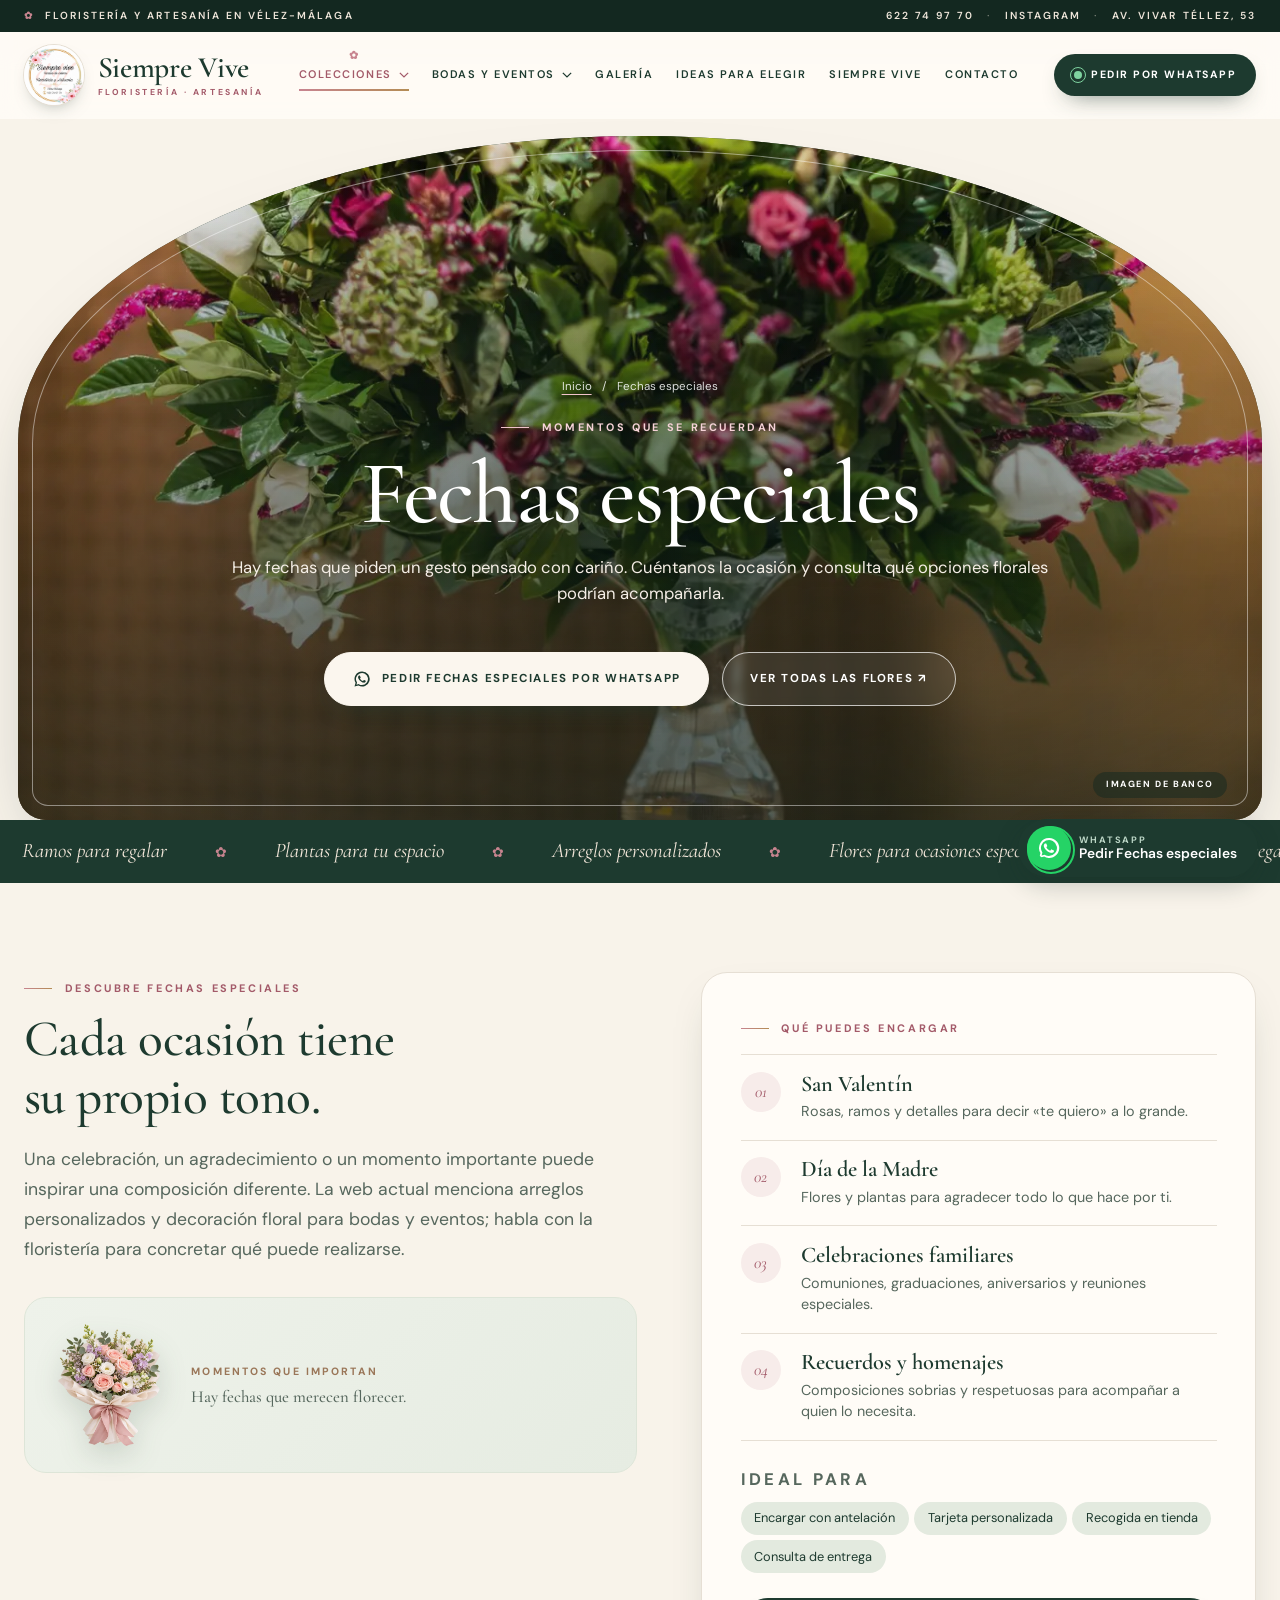
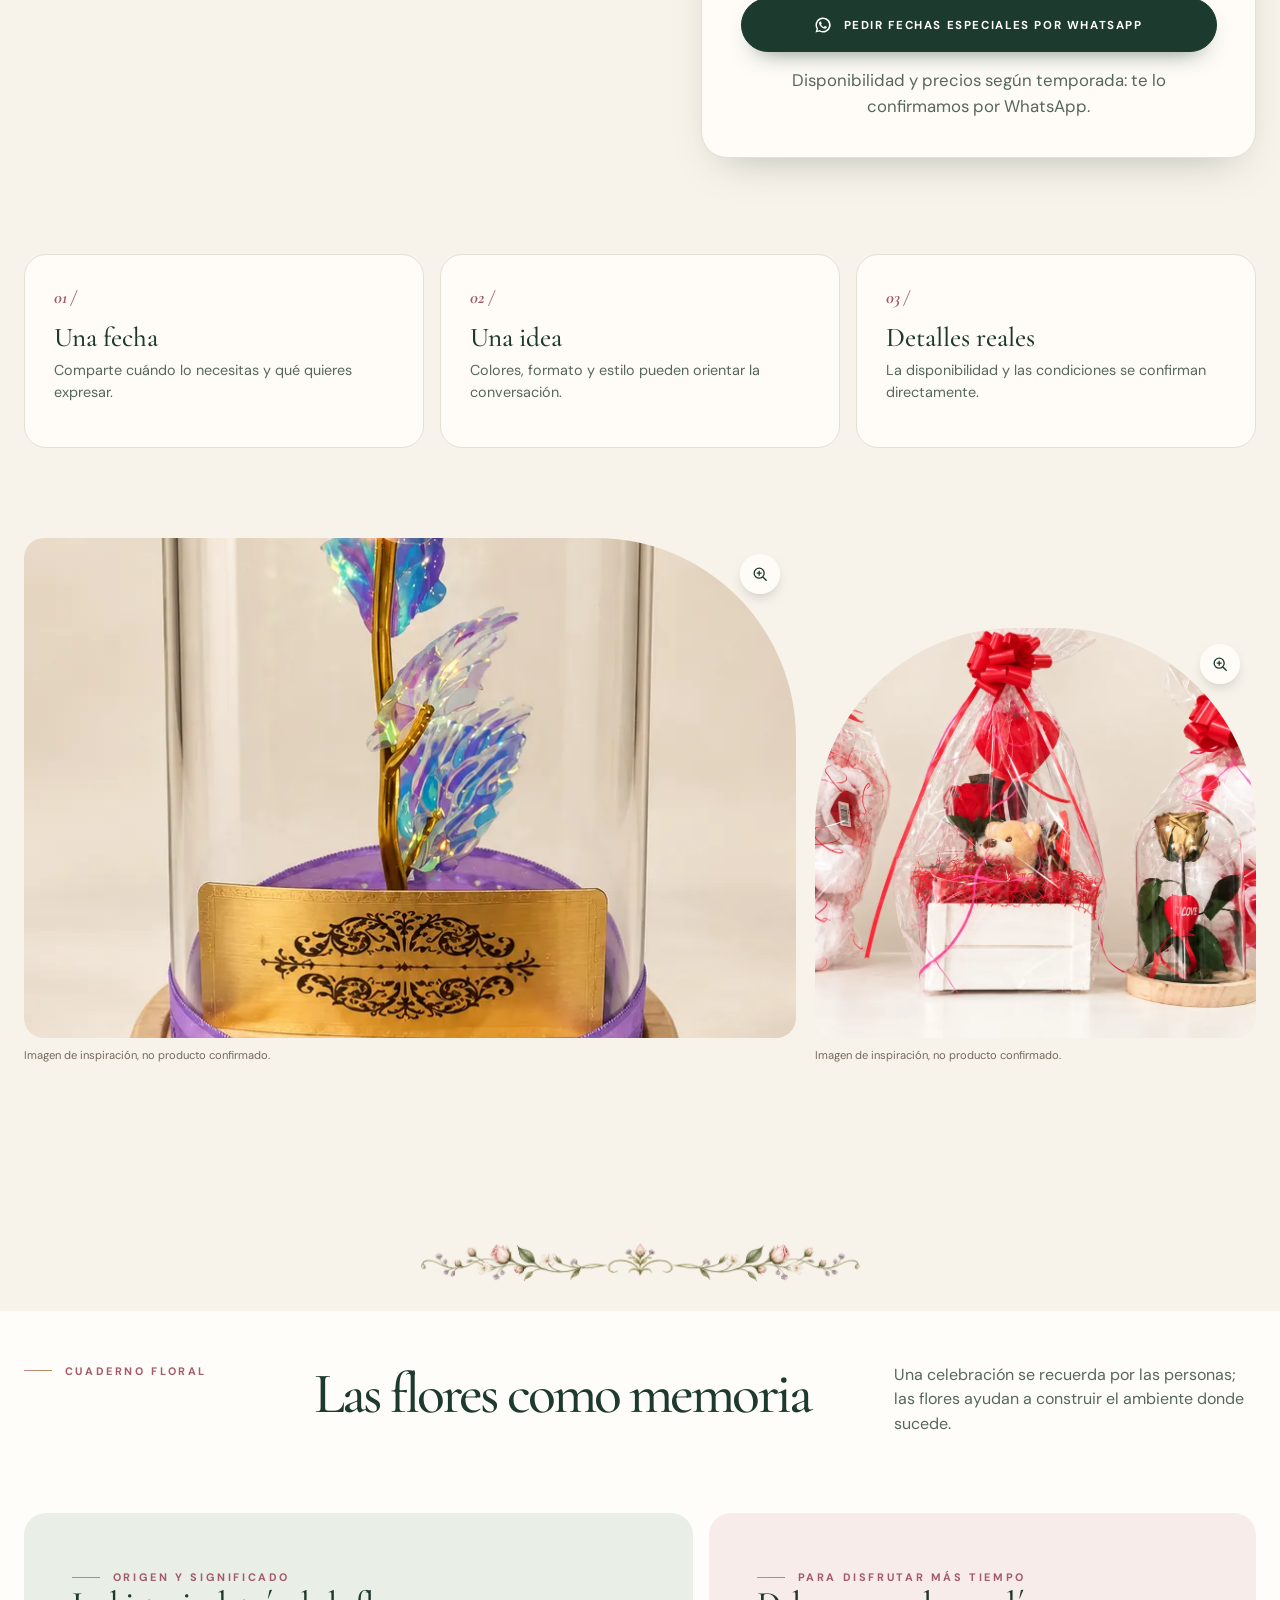
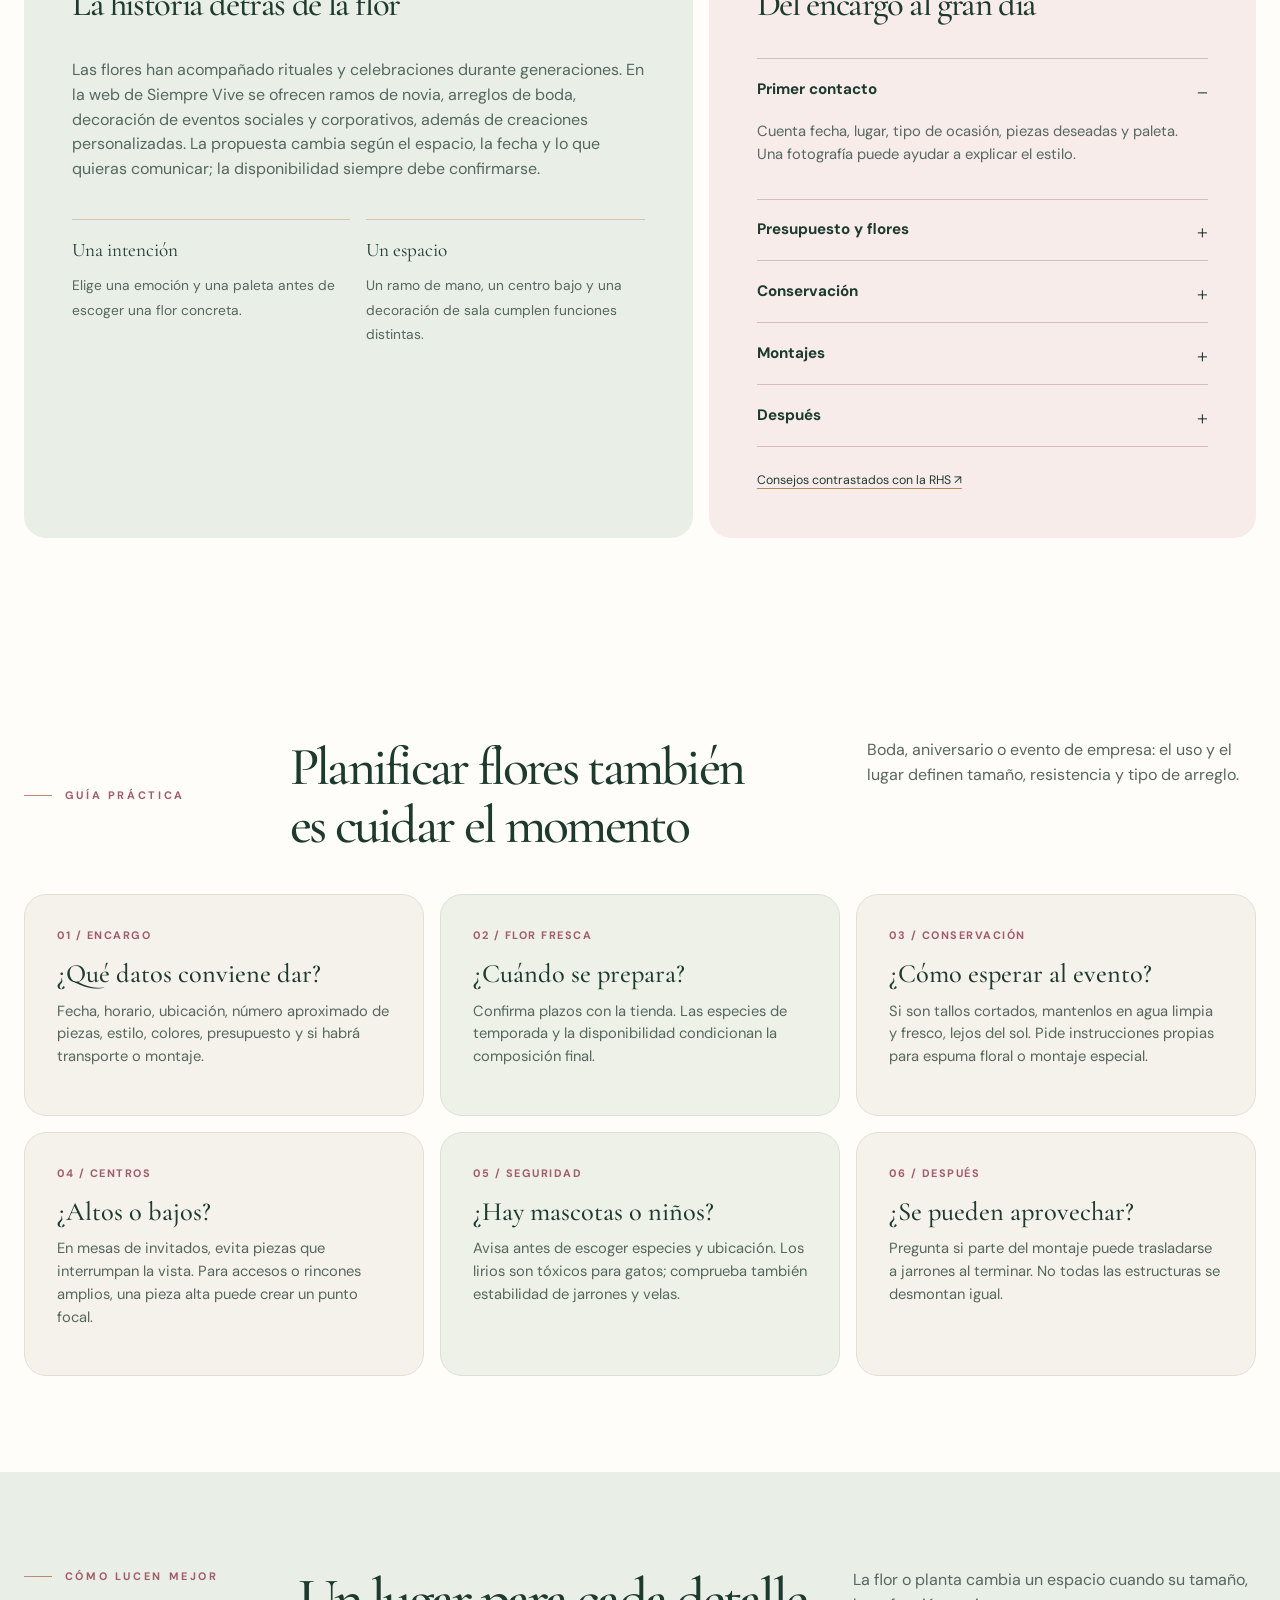
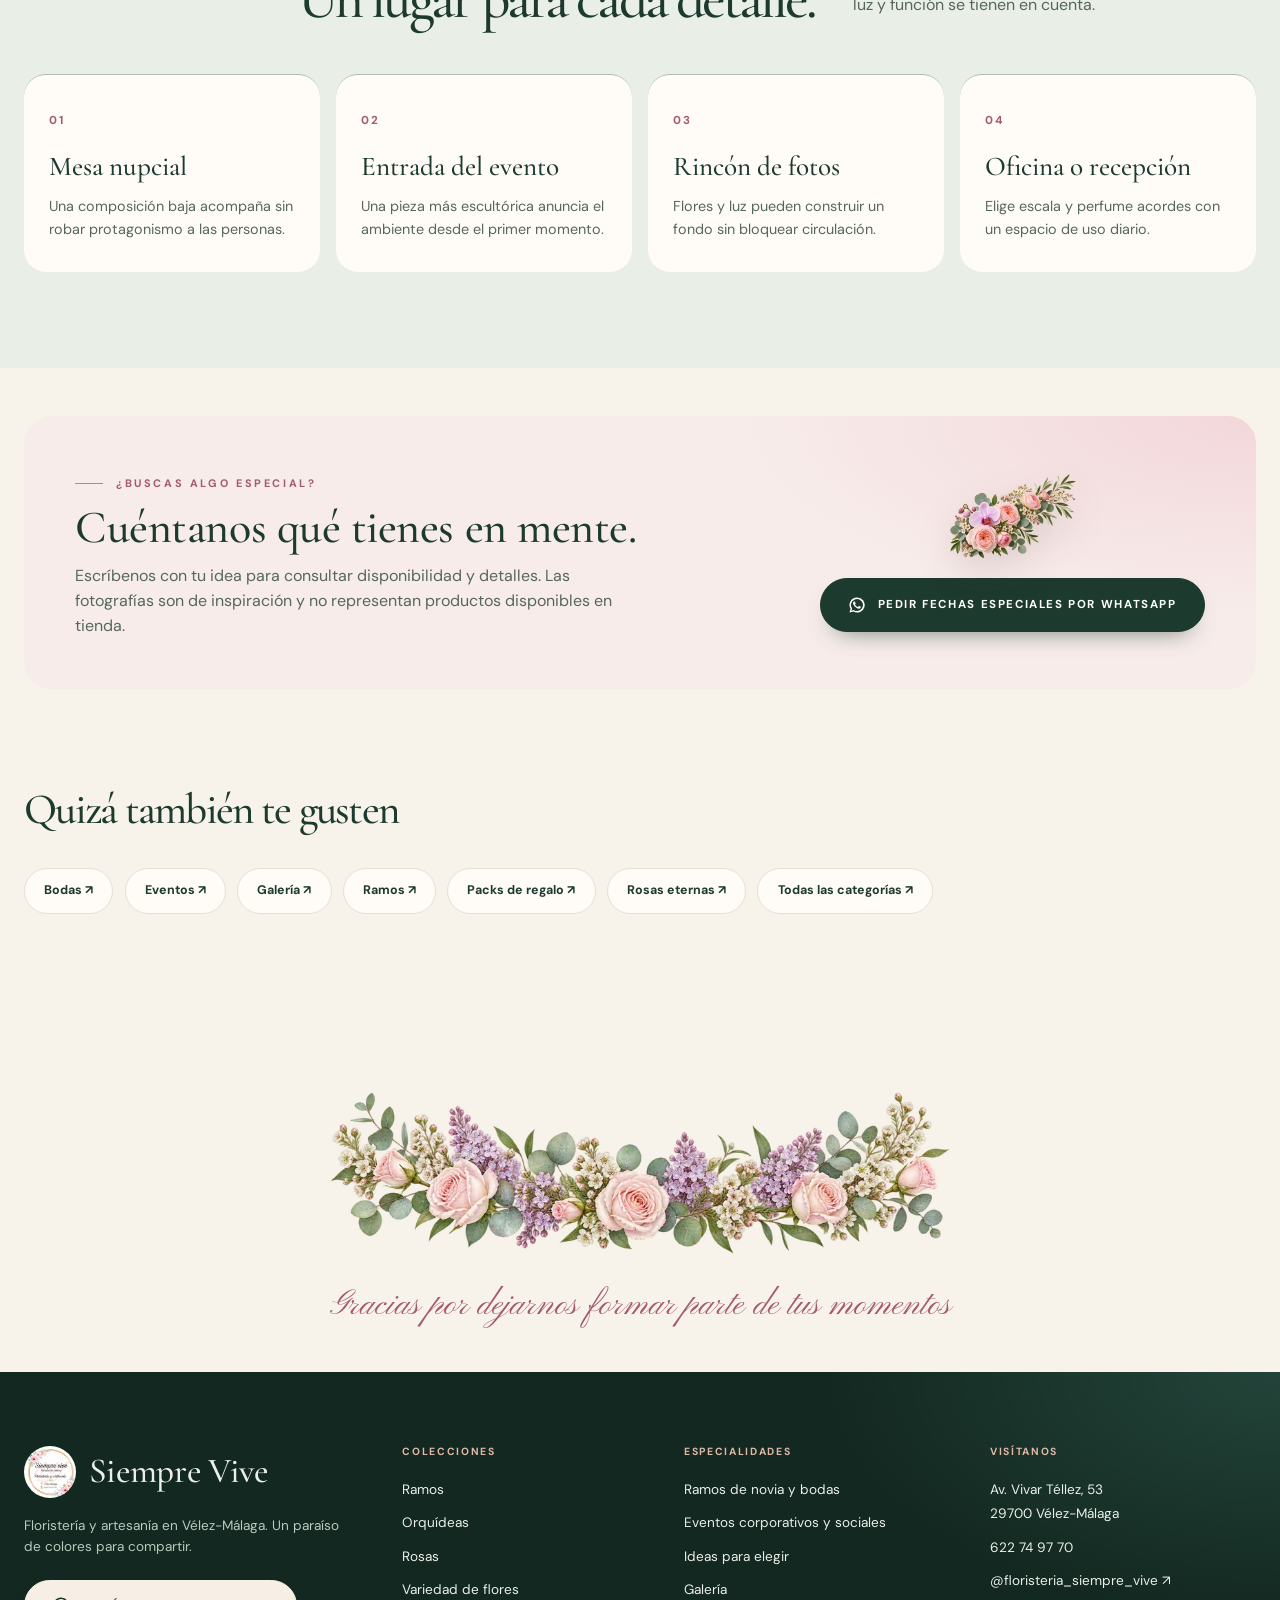
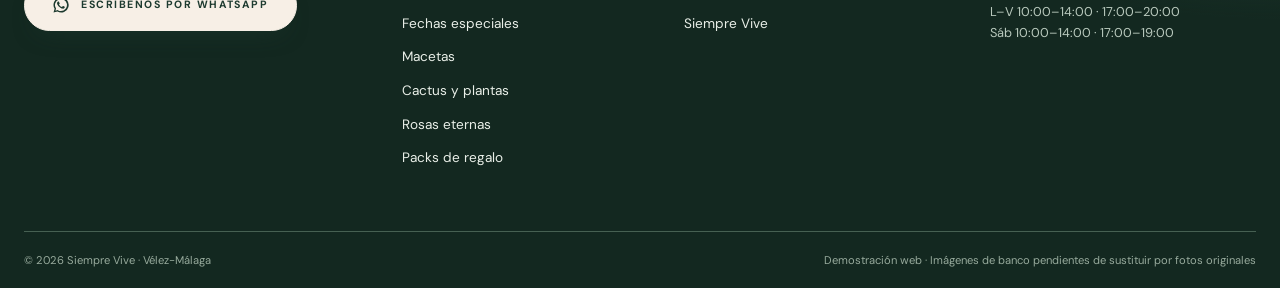
<file: fechas-especiales.html>
<!doctype html>
<html lang="es">
<head>
  <meta charset="utf-8"><meta name="viewport" content="width=device-width, initial-scale=1">
  <title>Flores para fechas especiales en Vélez-Málaga | Siempre Vive</title><meta name="description" content="Consulta ideas florales para fechas especiales en Floristería Siempre Vive, Vélez-Málaga. Habla con la tienda sobre tu ocasión.">
  <!--og--><meta name="theme-color" content="#1d3a2f"><link rel="canonical" href="https://sefiro888.github.io/siemprevivemalaga/fechas-especiales.html"><link rel="icon" type="image/png" sizes="32x32" href="assets/images/compartir/favicon-32.png"><link rel="apple-touch-icon" href="assets/images/compartir/apple-touch-icon.png"><link rel="manifest" href="site.webmanifest">
  <meta property="og:type" content="website"><meta property="og:site_name" content="Floristería Siempre Vive"><meta property="og:locale" content="es_ES"><meta property="og:url" content="https://sefiro888.github.io/siemprevivemalaga/fechas-especiales.html"><meta property="og:title" content="Flores para fechas especiales · Siempre Vive"><meta property="og:description" content="Consulta ideas florales para fechas especiales en Floristería Siempre Vive, Vélez-Málaga. Habla con la tienda sobre tu ocasión.">
  <meta property="og:image" content="https://sefiro888.github.io/siemprevivemalaga/assets/images/compartir/fechas-especiales.jpg"><meta property="og:image:secure_url" content="https://sefiro888.github.io/siemprevivemalaga/assets/images/compartir/fechas-especiales.jpg"><meta property="og:image:type" content="image/jpeg"><meta property="og:image:width" content="1200"><meta property="og:image:height" content="630"><meta property="og:image:alt" content="Flores para fechas especiales · Siempre Vive">
  <meta name="twitter:card" content="summary_large_image"><meta name="twitter:title" content="Flores para fechas especiales · Siempre Vive"><meta name="twitter:description" content="Consulta ideas florales para fechas especiales en Floristería Siempre Vive, Vélez-Málaga. Habla con la tienda sobre tu ocasión."><meta name="twitter:image" content="https://sefiro888.github.io/siemprevivemalaga/assets/images/compartir/fechas-especiales.jpg">
  <link rel="preload" as="image" href="assets/images/cabeceras/fechas.webp"><link rel="preconnect" href="https://fonts.googleapis.com"><link rel="preconnect" href="https://fonts.gstatic.com" crossorigin><link rel="stylesheet" href="https://fonts.googleapis.com/css2?family=Cormorant+Garamond:ital,wght@0,400;0,500;0,600;1,400;1,500&amp;family=DM+Sans:wght@400;500;600;700&amp;family=Pinyon+Script&amp;display=swap"><link rel="stylesheet" href="assets/css/styles.css?v=09261143"><link rel="stylesheet" href="assets/css/premium.css?v=09261143"><script defer src="assets/js/site.js?v=09261143"></script>
</head>
<body>
<a class="skip-link" href="#contenido">Saltar al contenido</a>
<header class="site-header">
  <div class="topbar"><div class="container topbar-inner"><span class="topbar-msg"><span aria-hidden="true">✿</span> Floristería y artesanía en Vélez-Málaga</span><span class="topbar-links"><a href="tel:+34622749770">622 74 97 70</a><span aria-hidden="true">·</span><a href="https://www.instagram.com/floristeria_siempre_vive/" target="_blank" rel="noopener noreferrer">Instagram</a><span aria-hidden="true">·</span><a href="index.html#contacto">Av. Vivar Téllez, 53</a></span></div></div>
  <div class="header-main"><div class="container header-inner">
    <a class="brand" href="index.html" aria-label="Siempre Vive, ir al inicio"><img src="logo.jpeg" width="64" height="64" alt=""><span class="brand-copy"><span class="brand-name">Siempre Vive</span><span class="brand-sub">Floristería · Artesanía</span></span></a>
    <nav class="desktop-nav" aria-label="Navegación principal">
      <div class="nav-dropdown nav-mega"><button class="nav-trigger is-active" type="button" aria-expanded="false" aria-controls="mega-colecciones">Colecciones <svg viewBox="0 0 12 8" aria-hidden="true"><path d="m1 1 5 5 5-5" fill="none" stroke="currentColor" stroke-width="1.5"/></svg></button>
        <div class="dropdown-panel mega-panel" id="mega-colecciones"><div class="mega-inner">
          <div class="mega-intro"><span class="script">Nuestras</span><strong>colecciones</strong><p>Flores, plantas y detalles para cada forma de sentir. Elige una colección y pídela directamente por WhatsApp.</p><a class="text-link" href="index.html#flores">Verlas todas <span aria-hidden="true">↗</span></a><img class="mega-orn" src="assets/images/adornos/esquina-sup.webp" alt="" aria-hidden="true"></div>
          <div class="mega-grid"><a class="mega-item" href="ramos.html"><img src="assets/images/thumbs/ramos.webp" alt="" width="56" height="56" loading="lazy"><span><strong>Ramos</strong><small>El detalle que habla</small></span></a><a class="mega-item" href="orquideas.html"><img src="assets/images/thumbs/orquideas.webp" alt="" width="56" height="56" loading="lazy"><span><strong>Orquídeas</strong><small>Elegancia natural</small></span></a><a class="mega-item" href="rosas.html"><img src="assets/images/thumbs/rosas.webp" alt="" width="56" height="56" loading="lazy"><span><strong>Rosas</strong><small>Un gesto clásico</small></span></a><a class="mega-item" href="variedad-de-flores.html"><img src="assets/images/thumbs/variedad.webp" alt="" width="56" height="56" loading="lazy"><span><strong>Variedad de flores</strong><small>Color en cada pétalo</small></span></a><a class="mega-item is-active" href="fechas-especiales.html"><img src="assets/images/thumbs/fechas.webp" alt="" width="56" height="56" loading="lazy"><span><strong>Fechas especiales</strong><small>Momentos que importan</small></span></a><a class="mega-item" href="macetas.html"><img src="assets/images/thumbs/macetas.webp" alt="" width="56" height="56" loading="lazy"><span><strong>Macetas</strong><small>Un rincón con vida</small></span></a><a class="mega-item" href="cactus-y-plantas.html"><img src="assets/images/thumbs/cactus.webp" alt="" width="56" height="56" loading="lazy"><span><strong>Cactus y plantas</strong><small>Verdes singulares</small></span></a><a class="mega-item" href="rosas-eternas.html"><img src="assets/images/thumbs/rosas-eternas.webp" alt="" width="56" height="56" loading="lazy"><span><strong>Rosas eternas</strong><small>Un recuerdo que permanece</small></span></a><a class="mega-item" href="packs-de-regalo.html"><img src="assets/images/thumbs/packs.webp" alt="" width="56" height="56" loading="lazy"><span><strong>Packs de regalo</strong><small>Detalles con intención</small></span></a></div>
          <a class="mega-feature" href="galeria.html"><img src="assets/images/thumbs/galeria.webp" alt="" loading="lazy"><span><small>Inspírate</small><strong>Galería de trabajos</strong><em>Ver galería ↗</em></span></a>
        </div></div>
      </div>
      <div class="nav-dropdown nav-spec"><button class="nav-trigger" type="button" aria-expanded="false" aria-controls="menu-bodas">Bodas y eventos <svg viewBox="0 0 12 8" aria-hidden="true"><path d="m1 1 5 5 5-5" fill="none" stroke="currentColor" stroke-width="1.5"/></svg></button>
        <div class="dropdown-panel spec-panel" id="menu-bodas"><a class="spec-item" href="bodas.html"><span class="spec-img"><img src="assets/images/thumbs/bodas-card.webp" alt="" loading="lazy"></span><strong>Ramos de novia y bodas</strong><small>Arreglos que capturan la esencia de vuestro amor</small></a><a class="spec-item" href="eventos.html"><span class="spec-img"><img src="assets/images/thumbs/eventos-card.webp" alt="" loading="lazy"></span><strong>Eventos corporativos y sociales</strong><small>Elegancia y sofisticación para cada evento</small></a></div>
      </div>
      <a class="nav-link" href="galeria.html">Galería</a>
      <a class="nav-link" href="index.html#ideas">Ideas para elegir</a>
      <a class="nav-link" href="sobre-nosotros.html">Siempre Vive</a>
      <a class="nav-link" href="index.html#contacto">Contacto</a>
    </nav>
    <a class="header-cta" href="https://wa.me/34622749770" data-wa="" target="_blank" rel="noopener noreferrer"><span class="cta-dot" aria-hidden="true"></span>Pedir por WhatsApp</a>
    <button class="menu-toggle" type="button" aria-label="Abrir menú" aria-controls="mobile-menu" aria-expanded="false"><span></span><span></span><span></span></button>
  </div></div>
  <nav class="mobile-nav" id="mobile-menu" aria-label="Navegación móvil" inert>
    
    <div class="mnav-head"><a class="brand" href="index.html"><img src="logo.jpeg" width="48" height="48" alt=""><span class="brand-name">Siempre Vive</span></a><button class="mnav-close" type="button" aria-label="Cerrar menú"><span></span><span></span></button></div>
    <div class="mnav-body">
      <div class="mnav-links">
        <a href="index.html"><small>01</small>Inicio</a>
        <a href="galeria.html"><small>02</small>Galería</a>
        <a href="index.html#ideas"><small>03</small>Ideas para elegir</a>
        <a href="sobre-nosotros.html"><small>04</small>Siempre Vive</a>
        <a href="index.html#contacto"><small>05</small>Contacto</a>
      </div>
      <p class="mnav-label">Bodas y eventos</p>
      <div class="mnav-spec"><a class="mspec" href="bodas.html"><img src="assets/images/thumbs/bodas-card.webp" alt="" loading="lazy"><span>Ramos de novia y bodas</span></a><a class="mspec" href="eventos.html"><img src="assets/images/thumbs/eventos-card.webp" alt="" loading="lazy"><span>Eventos corporativos y sociales</span></a></div>
      <p class="mnav-label">Colecciones <span aria-hidden="true">→ desliza</span></p>
      <div class="mnav-chips"><a class="mchip" href="ramos.html"><img src="assets/images/thumbs/ramos.webp" alt="" width="64" height="64" loading="lazy"><span>Ramos</span></a><a class="mchip" href="orquideas.html"><img src="assets/images/thumbs/orquideas.webp" alt="" width="64" height="64" loading="lazy"><span>Orquídeas</span></a><a class="mchip" href="rosas.html"><img src="assets/images/thumbs/rosas.webp" alt="" width="64" height="64" loading="lazy"><span>Rosas</span></a><a class="mchip" href="variedad-de-flores.html"><img src="assets/images/thumbs/variedad.webp" alt="" width="64" height="64" loading="lazy"><span>Variedad de flores</span></a><a class="mchip is-active" href="fechas-especiales.html"><img src="assets/images/thumbs/fechas.webp" alt="" width="64" height="64" loading="lazy"><span>Fechas especiales</span></a><a class="mchip" href="macetas.html"><img src="assets/images/thumbs/macetas.webp" alt="" width="64" height="64" loading="lazy"><span>Macetas</span></a><a class="mchip" href="cactus-y-plantas.html"><img src="assets/images/thumbs/cactus.webp" alt="" width="64" height="64" loading="lazy"><span>Cactus y plantas</span></a><a class="mchip" href="rosas-eternas.html"><img src="assets/images/thumbs/rosas-eternas.webp" alt="" width="64" height="64" loading="lazy"><span>Rosas eternas</span></a><a class="mchip" href="packs-de-regalo.html"><img src="assets/images/thumbs/packs.webp" alt="" width="64" height="64" loading="lazy"><span>Packs de regalo</span></a></div>
      <div class="mnav-foot"><a class="button btn-light-wa" href="https://wa.me/34622749770" data-wa="" target="_blank" rel="noopener noreferrer">Pedir por WhatsApp</a><div class="mnav-contact"><a href="tel:+34622749770">622 74 97 70</a><a href="https://www.instagram.com/floristeria_siempre_vive/" target="_blank" rel="noopener noreferrer">Instagram ↗</a></div><span class="script">con amor, Siempre Vive</span></div>
      <img class="mnav-orn-b" src="assets/images/adornos/guirnalda-fina.webp" alt="" aria-hidden="true">
    </div>
  </nav>
</header>
<main id="contenido">
<section class="page-hero" aria-labelledby="page-title"><div class="page-hero-copy"><nav class="breadcrumb" aria-label="Ruta de navegación"><a href="index.html">Inicio</a><span aria-hidden="true">/</span><span aria-current="page">Fechas especiales</span></nav><span class="eyebrow">Momentos que se recuerdan</span><h1 id="page-title">Fechas especiales</h1><p>Hay fechas que piden un gesto pensado con cariño. Cuéntanos la ocasión y consulta qué opciones florales podrían acompañarla.</p><div class="hero-actions"><a class="button" href="https://wa.me/34622749770?text=Hola%2C%20quer%C3%ADa%20consultar%20una%20idea%20floral%20para%20una%20fecha%20especial." target="_blank" rel="noopener noreferrer">Pedir Fechas especiales por WhatsApp</a><a class="button button-outline" href="index.html#flores">Ver todas las flores ↗</a></div></div><div class="hero-visual"><div class="page-hero-image"><img src="assets/images/cabeceras/fechas.webp" alt="Centro floral en una mesa de celebración, imagen de banco" fetchpriority="high"><span class="photo-tag">Imagen de banco</span></div></div></section>
<div class="marquee" aria-label="Ramos, plantas, arreglos personalizados y flores para ocasiones especiales"><div class="marquee-track" aria-hidden="true"><div class="marquee-group"><span>Ramos para regalar</span><span>Plantas para tu espacio</span><span>Arreglos personalizados</span><span>Flores para ocasiones especiales</span></div><div class="marquee-group"><span>Ramos para regalar</span><span>Plantas para tu espacio</span><span>Arreglos personalizados</span><span>Flores para ocasiones especiales</span></div></div></div>
  <section class="category-body container" aria-labelledby="category-lead"><div class="category-lead lead-v2"><div class="lead-intro" data-reveal><span class="eyebrow">Descubre fechas especiales</span><h2 id="category-lead">Cada ocasión tiene su propio tono.</h2><p class="lead-p">Una celebración, un agradecimiento o un momento importante puede inspirar una composición diferente. La web actual menciona arreglos personalizados y decoración floral para bodas y eventos; habla con la floristería para concretar qué puede realizarse.</p><div class="orn-quote" data-reveal><img class="orn" src="assets/images/adornos/fechas.webp" alt="" aria-hidden="true" loading="lazy"><div><span class="orn-quote-eyebrow">Momentos que importan</span><p class="orn-quote-text">Hay fechas que merecen florecer.</p></div></div></div><aside class="offer-card" data-reveal="right"><span class="eyebrow">Qué puedes encargar</span><ul class="offer-list"><li><span>01</span><div><strong>San Valentín</strong><small>Rosas, ramos y detalles para decir «te quiero» a lo grande.</small></div></li><li><span>02</span><div><strong>Día de la Madre</strong><small>Flores y plantas para agradecer todo lo que hace por ti.</small></div></li><li><span>03</span><div><strong>Celebraciones familiares</strong><small>Comuniones, graduaciones, aniversarios y reuniones especiales.</small></div></li><li><span>04</span><div><strong>Recuerdos y homenajes</strong><small>Composiciones sobrias y respetuosas para acompañar a quien lo necesita.</small></div></li></ul><p class="offer-label">Ideal para</p><ul class="chips"><li>Encargar con antelación</li><li>Tarjeta personalizada</li><li>Recogida en tienda</li><li>Consulta de entrega</li></ul><a class="button" href="https://wa.me/34622749770" target="_blank" rel="noopener noreferrer">Pedir Fechas especiales por WhatsApp</a><p class="offer-note">Disponibilidad y precios según temporada: te lo confirmamos por WhatsApp.</p></aside><!--/lead--></div><div class="category-points"><article data-reveal><span>01 /</span><h3>Una fecha</h3><p>Comparte cuándo lo necesitas y qué quieres expresar.</p></article><article data-reveal><span>02 /</span><h3>Una idea</h3><p>Colores, formato y estilo pueden orientar la conversación.</p></article><article data-reveal><span>03 /</span><h3>Detalles reales</h3><p>La disponibilidad y las condiciones se confirman directamente.</p></article></div></section>
<section class="container category-gallery" aria-label="Imágenes de inspiración para fechas especiales"><figure data-reveal data-lightbox><img src="assets/images/ilustracion-09.webp" alt="Rosa decorativa bajo campana de cristal, imagen ilustrativa" loading="lazy"><figcaption>Imagen de inspiración, no producto confirmado.</figcaption></figure><figure data-reveal data-lightbox><img src="assets/images/ilustracion-10.webp" alt="Detalles de regalo para ocasión especial, imagen ilustrativa" loading="lazy"><figcaption>Imagen de inspiración, no producto confirmado.</figcaption></figure></section>
<div class="orn-divider" aria-hidden="true"><img src="assets/images/adornos/divisor.webp" alt="" loading="lazy"></div>
<section class="field-guide" aria-labelledby="field-title"><div class="container field-guide-head"><span class="eyebrow">Cuaderno floral</span><h2 id="field-title">Las flores como memoria</h2><p>Una celebración se recuerda por las personas; las flores ayudan a construir el ambiente donde sucede.</p></div><div class="container field-guide-layout"><article class="field-story" data-reveal><span class="eyebrow">Origen y significado</span><h3>La historia detrás de la flor</h3><p>Las flores han acompañado rituales y celebraciones durante generaciones. En la web de Siempre Vive se ofrecen ramos de novia, arreglos de boda, decoración de eventos sociales y corporativos, además de creaciones personalizadas. La propuesta cambia según el espacio, la fecha y lo que quieras comunicar; la disponibilidad siempre debe confirmarse.</p><div class="field-facts"><div><strong>Una intención</strong><span>Elige una emoción y una paleta antes de escoger una flor concreta.</span></div><div><strong>Un espacio</strong><span>Un ramo de mano, un centro bajo y una decoración de sala cumplen funciones distintas.</span></div></div></article><div class="care-panel" data-reveal><span class="eyebrow">Para disfrutar más tiempo</span><h3>Del encargo al gran día</h3><details open><summary>Primer contacto</summary><p>Cuenta fecha, lugar, tipo de ocasión, piezas deseadas y paleta. Una fotografía puede ayudar a explicar el estilo.</p></details><details><summary>Presupuesto y flores</summary><p>Comparte el presupuesto orientativo y pregunta por flores de temporada o alternativas si alguna variedad no está disponible.</p></details><details><summary>Conservación</summary><p>En ramos cortados, jarrón limpio, tallos en agua y un lugar fresco lejos del sol directo hasta su uso.</p></details><details><summary>Montajes</summary><p>Confirma con la floristería cómo se transportará, colocará y conservará cada arreglo; no todos los centros tienen las mismas necesidades.</p></details><details><summary>Después</summary><p>Si te llevas las flores a casa, pregunta qué piezas pueden ponerse en agua y cuáles requieren otro mantenimiento.</p></details><a class="field-source" href="https://www.rhs.org.uk/plants/for-places/cut-flowers-conditioning" target="_blank" rel="noopener noreferrer">Consejos contrastados con la RHS ↗</a></div></div></section>
<section class="practical" aria-labelledby="practical-title"><div class="container"><div class="practical-head"><span class="eyebrow">Guía práctica</span><h2 id="practical-title">Planificar flores también es cuidar el momento</h2><p>Boda, aniversario o evento de empresa: el uso y el lugar definen tamaño, resistencia y tipo de arreglo.</p></div><div class="practical-grid"><article data-reveal><span>01 / Encargo</span><h3>¿Qué datos conviene dar?</h3><p>Fecha, horario, ubicación, número aproximado de piezas, estilo, colores, presupuesto y si habrá transporte o montaje.</p></article><article data-reveal><span>02 / Flor fresca</span><h3>¿Cuándo se prepara?</h3><p>Confirma plazos con la tienda. Las especies de temporada y la disponibilidad condicionan la composición final.</p></article><article data-reveal><span>03 / Conservación</span><h3>¿Cómo esperar al evento?</h3><p>Si son tallos cortados, mantenlos en agua limpia y fresco, lejos del sol. Pide instrucciones propias para espuma floral o montaje especial.</p></article><article data-reveal><span>04 / Centros</span><h3>¿Altos o bajos?</h3><p>En mesas de invitados, evita piezas que interrumpan la vista. Para accesos o rincones amplios, una pieza alta puede crear un punto focal.</p></article><article data-reveal><span>05 / Seguridad</span><h3>¿Hay mascotas o niños?</h3><p>Avisa antes de escoger especies y ubicación. Los lirios son tóxicos para gatos; comprueba también estabilidad de jarrones y velas.</p></article><article data-reveal><span>06 / Después</span><h3>¿Se pueden aprovechar?</h3><p>Pregunta si parte del montaje puede trasladarse a jarrones al terminar. No todas las estructuras se desmontan igual.</p></article></div></div></section><section class="placement" aria-labelledby="placement-title"><div class="container"><div class="placement-head"><span class="eyebrow">Cómo lucen mejor</span><h2 id="placement-title">Un lugar para cada detalle.</h2><p>La flor o planta cambia un espacio cuando su tamaño, luz y función se tienen en cuenta.</p></div><div class="placement-grid"><article data-reveal><span>01</span><h3>Mesa nupcial</h3><p>Una composición baja acompaña sin robar protagonismo a las personas.</p></article><article data-reveal><span>02</span><h3>Entrada del evento</h3><p>Una pieza más escultórica anuncia el ambiente desde el primer momento.</p></article><article data-reveal><span>03</span><h3>Rincón de fotos</h3><p>Flores y luz pueden construir un fondo sin bloquear circulación.</p></article><article data-reveal><span>04</span><h3>Oficina o recepción</h3><p>Elige escala y perfume acordes con un espacio de uso diario.</p></article></div></div></section>
  <section class="container category-cta" aria-labelledby="cta-title"><img class="orn orn-cta" src="assets/images/adornos/portada-esquina.webp" alt="" aria-hidden="true" loading="lazy"><div><span class="eyebrow">¿Buscas algo especial?</span><h2 id="cta-title">Cuéntanos qué tienes en mente.</h2><p>Escríbenos con tu idea para consultar disponibilidad y detalles. Las fotografías son de inspiración y no representan productos disponibles en tienda.</p></div><a class="button" href="https://wa.me/34622749770?text=Hola%2C%20quer%C3%ADa%20consultar%20una%20idea%20floral%20para%20una%20fecha%20especial." target="_blank" rel="noopener noreferrer">Pedir Fechas especiales por WhatsApp</a></section>
  <section class="related container" aria-labelledby="related-title"><h2 id="related-title">Quizá también te gusten</h2><div class="related-links"><a href="bodas.html">Bodas ↗</a><a href="eventos.html">Eventos ↗</a><a href="galeria.html">Galería ↗</a><a href="ramos.html">Ramos ↗</a><a href="packs-de-regalo.html">Packs de regalo ↗</a><a href="rosas-eternas.html">Rosas eternas ↗</a><a href="index.html#flores">Todas las categorías ↗</a></div></section>
</main>
<div class="footer-garland" aria-hidden="true"><img class="orn-garland" src="assets/images/adornos/guirnalda.webp" alt="" loading="lazy"><p class="script">Gracias por dejarnos formar parte de tus momentos</p></div>
<footer class="footer"><div class="container"><div class="footer-top">
  <div class="footer-about"><a class="footer-brand" href="index.html"><img src="logo.jpeg" width="56" height="56" alt="" loading="lazy">Siempre Vive</a><p>Floristería y artesanía en Vélez-Málaga. Un paraíso de colores para compartir.</p><a class="button btn-light-wa" href="https://wa.me/34622749770" data-wa="" target="_blank" rel="noopener noreferrer">Escríbenos por WhatsApp</a></div>
  <div><small>Colecciones</small><ul><li><a href="ramos.html">Ramos</a></li><li><a href="orquideas.html">Orquídeas</a></li><li><a href="rosas.html">Rosas</a></li><li><a href="variedad-de-flores.html">Variedad de flores</a></li><li><a href="fechas-especiales.html">Fechas especiales</a></li><li><a href="macetas.html">Macetas</a></li><li><a href="cactus-y-plantas.html">Cactus y plantas</a></li><li><a href="rosas-eternas.html">Rosas eternas</a></li><li><a href="packs-de-regalo.html">Packs de regalo</a></li></ul></div>
  <div><small>Especialidades</small><ul><li><a href="bodas.html">Ramos de novia y bodas</a></li><li><a href="eventos.html">Eventos corporativos y sociales</a></li><li><a href="index.html#ideas">Ideas para elegir</a></li><li><a href="galeria.html">Galería</a></li><li><a href="sobre-nosotros.html">Siempre Vive</a></li></ul></div>
  <div><small>Visítanos</small><ul><li><a href="https://www.google.com/maps/search/?api=1&amp;query=Av.%20Vivar%20T%C3%A9llez%2053%2C%2029700%20V%C3%A9lez-M%C3%A1laga" target="_blank" rel="noopener noreferrer">Av. Vivar Téllez, 53<br>29700 Vélez-Málaga</a></li><li><a href="tel:+34622749770">622 74 97 70</a></li><li><a href="https://www.instagram.com/floristeria_siempre_vive/" target="_blank" rel="noopener noreferrer">@floristeria_siempre_vive ↗</a></li><li class="footer-hours">L–V 10:00–14:00 · 17:00–20:00<br>Sáb 10:00–14:00 · 17:00–19:00</li></ul></div>
</div><div class="footer-bottom"><span>© 2026 Siempre Vive · Vélez-Málaga</span><span>Demostración web · Imágenes de banco pendientes de sustituir por fotos originales</span></div></div></footer>
</body></html>
</file>
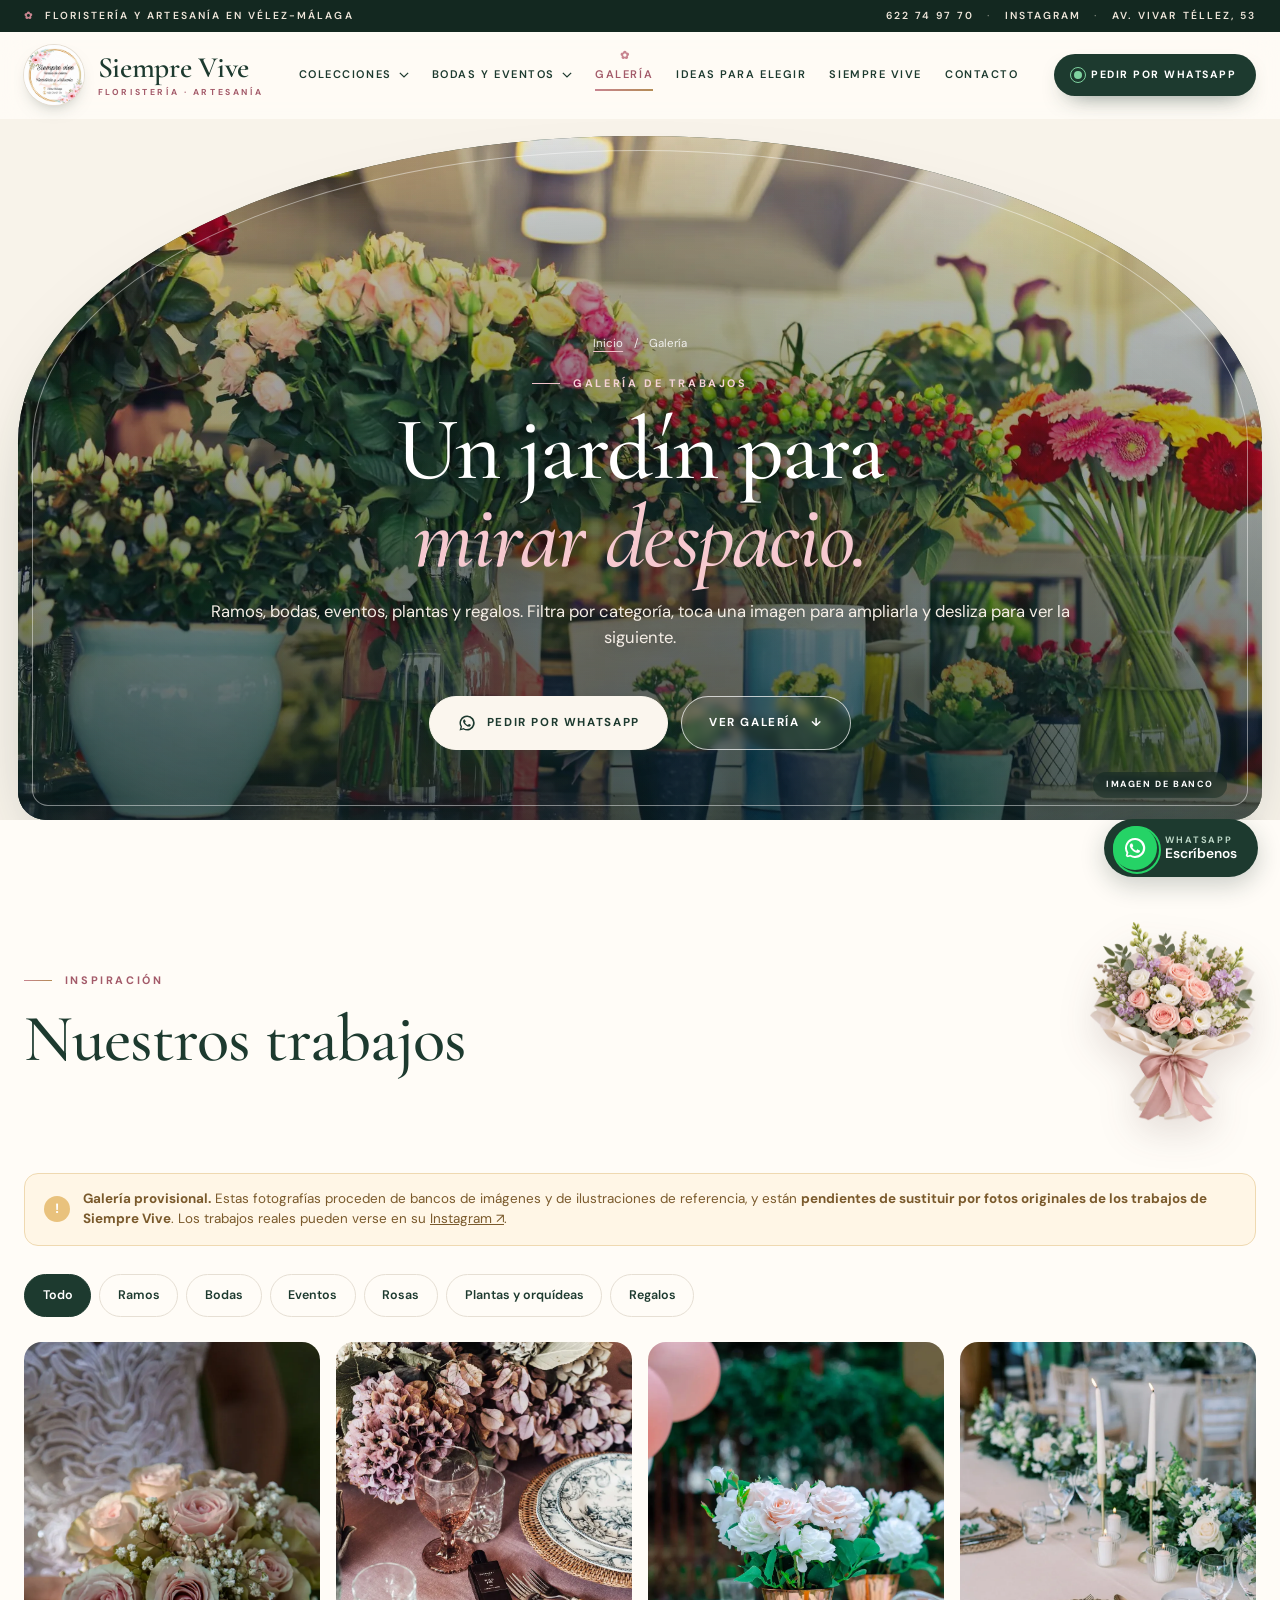
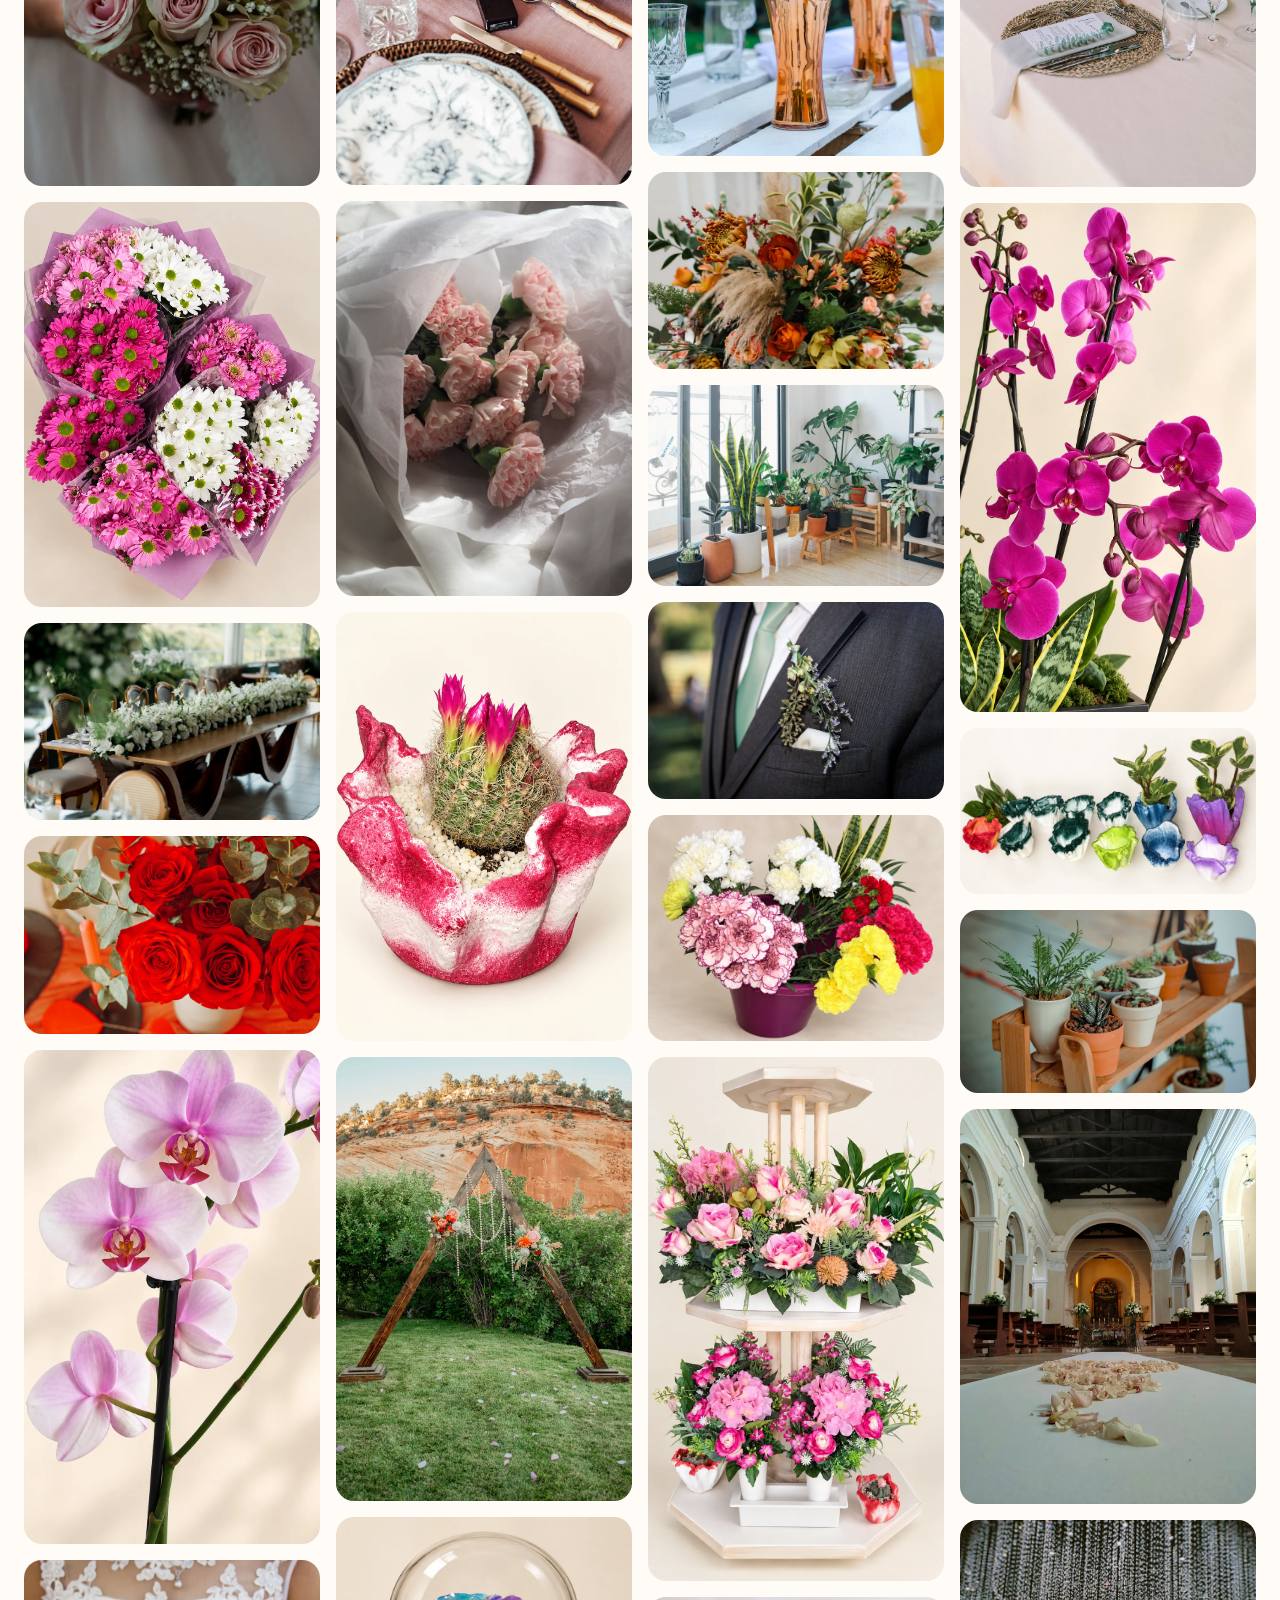
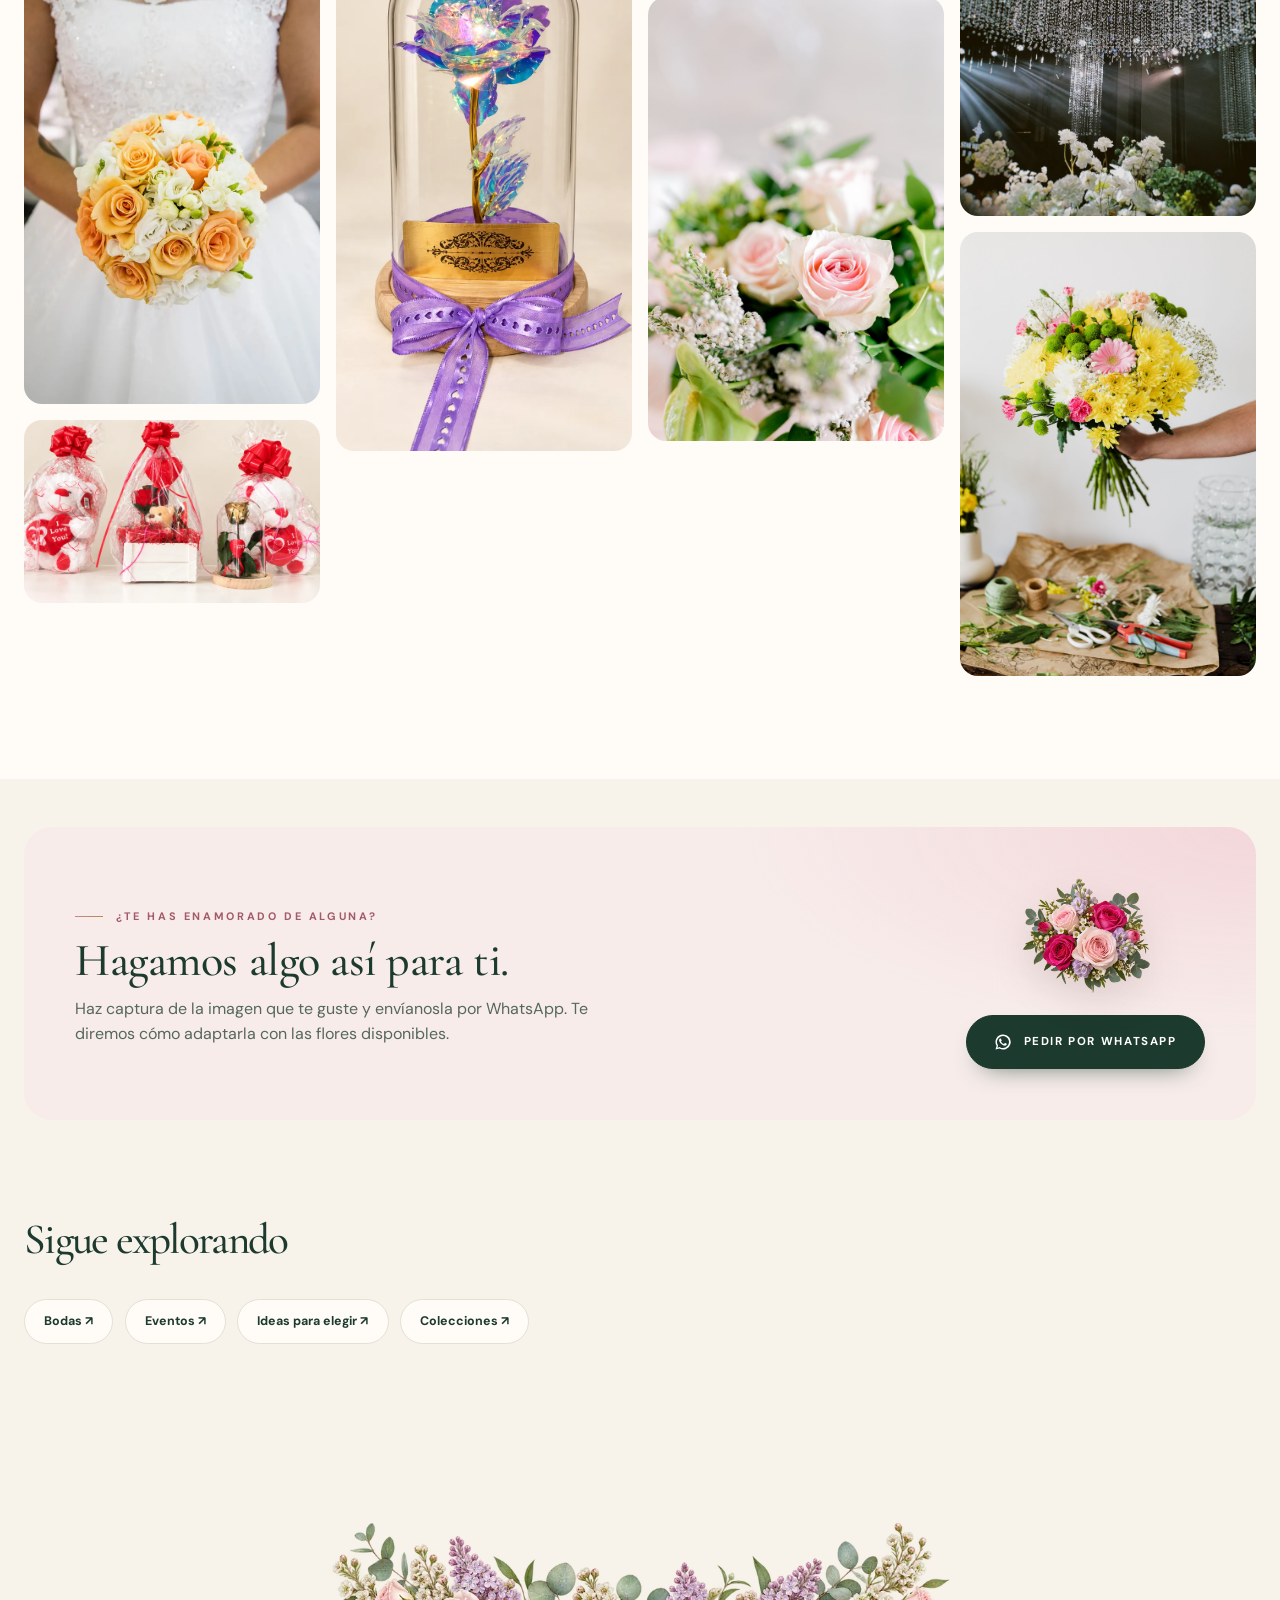
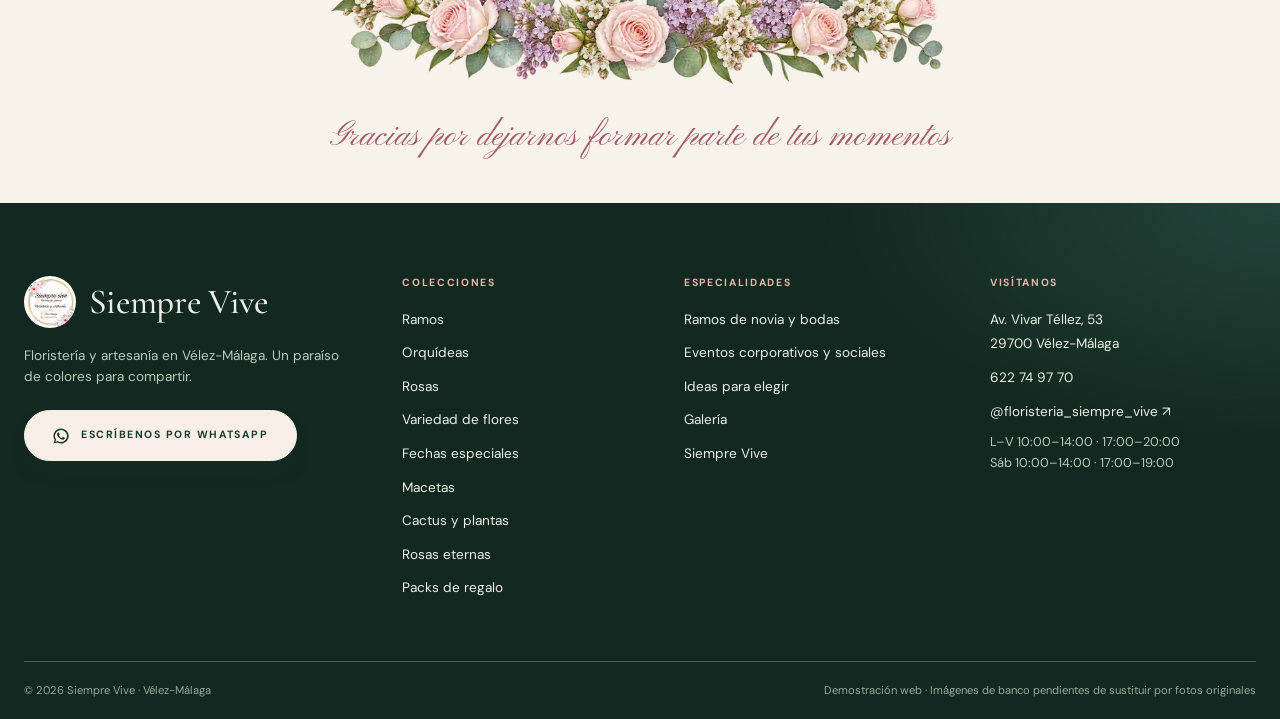
<file: galeria.html>
<!doctype html>
<html lang="es">
<head>
  <meta charset="utf-8"><meta name="viewport" content="width=device-width, initial-scale=1">
  <title>Galería de trabajos | Floristería Siempre Vive</title>
  <meta name="description" content="Galería de inspiración de Floristería Siempre Vive: ramos, bodas, eventos, plantas, rosas y regalos. Amplía cada imagen y pide tu idea por WhatsApp.">
  <!--og--><meta name="theme-color" content="#1d3a2f"><link rel="canonical" href="https://sefiro888.github.io/siemprevivemalaga/galeria.html"><link rel="icon" type="image/png" sizes="32x32" href="assets/images/compartir/favicon-32.png"><link rel="apple-touch-icon" href="assets/images/compartir/apple-touch-icon.png"><link rel="manifest" href="site.webmanifest">
  <meta property="og:type" content="website"><meta property="og:site_name" content="Floristería Siempre Vive"><meta property="og:locale" content="es_ES"><meta property="og:url" content="https://sefiro888.github.io/siemprevivemalaga/galeria.html"><meta property="og:title" content="Galería de trabajos · Floristería Siempre Vive"><meta property="og:description" content="Galería de inspiración de Floristería Siempre Vive: ramos, bodas, eventos, plantas, rosas y regalos. Amplía cada imagen y pide tu idea por WhatsApp.">
  <meta property="og:image" content="https://sefiro888.github.io/siemprevivemalaga/assets/images/compartir/galeria.jpg"><meta property="og:image:secure_url" content="https://sefiro888.github.io/siemprevivemalaga/assets/images/compartir/galeria.jpg"><meta property="og:image:type" content="image/jpeg"><meta property="og:image:width" content="1200"><meta property="og:image:height" content="630"><meta property="og:image:alt" content="Galería de trabajos · Floristería Siempre Vive">
  <meta name="twitter:card" content="summary_large_image"><meta name="twitter:title" content="Galería de trabajos · Floristería Siempre Vive"><meta name="twitter:description" content="Galería de inspiración de Floristería Siempre Vive: ramos, bodas, eventos, plantas, rosas y regalos. Amplía cada imagen y pide tu idea por WhatsApp."><meta name="twitter:image" content="https://sefiro888.github.io/siemprevivemalaga/assets/images/compartir/galeria.jpg">
  <link rel="preconnect" href="https://fonts.googleapis.com"><link rel="preconnect" href="https://fonts.gstatic.com" crossorigin><link rel="stylesheet" href="https://fonts.googleapis.com/css2?family=Cormorant+Garamond:ital,wght@0,400;0,500;0,600;1,400;1,500&amp;family=DM+Sans:wght@400;500;600;700&amp;family=Pinyon+Script&amp;display=swap"><link rel="stylesheet" href="assets/css/styles.css?v=09261143"><link rel="stylesheet" href="assets/css/premium.css?v=09261143"><script defer src="assets/js/site.js?v=09261143"></script>
</head>
<body>
<a class="skip-link" href="#contenido">Saltar al contenido</a>
<header class="site-header">
  <div class="topbar"><div class="container topbar-inner"><span class="topbar-msg"><span aria-hidden="true">✿</span> Floristería y artesanía en Vélez-Málaga</span><span class="topbar-links"><a href="tel:+34622749770">622 74 97 70</a><span aria-hidden="true">·</span><a href="https://www.instagram.com/floristeria_siempre_vive/" target="_blank" rel="noopener noreferrer">Instagram</a><span aria-hidden="true">·</span><a href="index.html#contacto">Av. Vivar Téllez, 53</a></span></div></div>
  <div class="header-main"><div class="container header-inner">
    <a class="brand" href="index.html" aria-label="Siempre Vive, ir al inicio"><img src="logo.jpeg" width="64" height="64" alt=""><span class="brand-copy"><span class="brand-name">Siempre Vive</span><span class="brand-sub">Floristería · Artesanía</span></span></a>
    <nav class="desktop-nav" aria-label="Navegación principal">
      <div class="nav-dropdown nav-mega"><button class="nav-trigger" type="button" aria-expanded="false" aria-controls="mega-colecciones">Colecciones <svg viewBox="0 0 12 8" aria-hidden="true"><path d="m1 1 5 5 5-5" fill="none" stroke="currentColor" stroke-width="1.5"/></svg></button>
        <div class="dropdown-panel mega-panel" id="mega-colecciones"><div class="mega-inner">
          <div class="mega-intro"><span class="script">Nuestras</span><strong>colecciones</strong><p>Flores, plantas y detalles para cada forma de sentir. Elige una colección y pídela directamente por WhatsApp.</p><a class="text-link" href="index.html#flores">Verlas todas <span aria-hidden="true">↗</span></a><img class="mega-orn" src="assets/images/adornos/esquina-sup.webp" alt="" aria-hidden="true"></div>
          <div class="mega-grid"><a class="mega-item" href="ramos.html"><img src="assets/images/thumbs/ramos.webp" alt="" width="56" height="56" loading="lazy"><span><strong>Ramos</strong><small>El detalle que habla</small></span></a><a class="mega-item" href="orquideas.html"><img src="assets/images/thumbs/orquideas.webp" alt="" width="56" height="56" loading="lazy"><span><strong>Orquídeas</strong><small>Elegancia natural</small></span></a><a class="mega-item" href="rosas.html"><img src="assets/images/thumbs/rosas.webp" alt="" width="56" height="56" loading="lazy"><span><strong>Rosas</strong><small>Un gesto clásico</small></span></a><a class="mega-item" href="variedad-de-flores.html"><img src="assets/images/thumbs/variedad.webp" alt="" width="56" height="56" loading="lazy"><span><strong>Variedad de flores</strong><small>Color en cada pétalo</small></span></a><a class="mega-item" href="fechas-especiales.html"><img src="assets/images/thumbs/fechas.webp" alt="" width="56" height="56" loading="lazy"><span><strong>Fechas especiales</strong><small>Momentos que importan</small></span></a><a class="mega-item" href="macetas.html"><img src="assets/images/thumbs/macetas.webp" alt="" width="56" height="56" loading="lazy"><span><strong>Macetas</strong><small>Un rincón con vida</small></span></a><a class="mega-item" href="cactus-y-plantas.html"><img src="assets/images/thumbs/cactus.webp" alt="" width="56" height="56" loading="lazy"><span><strong>Cactus y plantas</strong><small>Verdes singulares</small></span></a><a class="mega-item" href="rosas-eternas.html"><img src="assets/images/thumbs/rosas-eternas.webp" alt="" width="56" height="56" loading="lazy"><span><strong>Rosas eternas</strong><small>Un recuerdo que permanece</small></span></a><a class="mega-item" href="packs-de-regalo.html"><img src="assets/images/thumbs/packs.webp" alt="" width="56" height="56" loading="lazy"><span><strong>Packs de regalo</strong><small>Detalles con intención</small></span></a></div>
          <a class="mega-feature" href="galeria.html"><img src="assets/images/thumbs/galeria.webp" alt="" loading="lazy"><span><small>Inspírate</small><strong>Galería de trabajos</strong><em>Ver galería ↗</em></span></a>
        </div></div>
      </div>
      <div class="nav-dropdown nav-spec"><button class="nav-trigger" type="button" aria-expanded="false" aria-controls="menu-bodas">Bodas y eventos <svg viewBox="0 0 12 8" aria-hidden="true"><path d="m1 1 5 5 5-5" fill="none" stroke="currentColor" stroke-width="1.5"/></svg></button>
        <div class="dropdown-panel spec-panel" id="menu-bodas"><a class="spec-item" href="bodas.html"><span class="spec-img"><img src="assets/images/thumbs/bodas-card.webp" alt="" loading="lazy"></span><strong>Ramos de novia y bodas</strong><small>Arreglos que capturan la esencia de vuestro amor</small></a><a class="spec-item" href="eventos.html"><span class="spec-img"><img src="assets/images/thumbs/eventos-card.webp" alt="" loading="lazy"></span><strong>Eventos corporativos y sociales</strong><small>Elegancia y sofisticación para cada evento</small></a></div>
      </div>
      <a class="nav-link is-active" href="galeria.html" aria-current="page">Galería</a>
      <a class="nav-link" href="index.html#ideas">Ideas para elegir</a>
      <a class="nav-link" href="sobre-nosotros.html">Siempre Vive</a>
      <a class="nav-link" href="index.html#contacto">Contacto</a>
    </nav>
    <a class="header-cta" href="https://wa.me/34622749770" data-wa="" target="_blank" rel="noopener noreferrer"><span class="cta-dot" aria-hidden="true"></span>Pedir por WhatsApp</a>
    <button class="menu-toggle" type="button" aria-label="Abrir menú" aria-controls="mobile-menu" aria-expanded="false"><span></span><span></span><span></span></button>
  </div></div>
  <nav class="mobile-nav" id="mobile-menu" aria-label="Navegación móvil" inert>
    
    <div class="mnav-head"><a class="brand" href="index.html"><img src="logo.jpeg" width="48" height="48" alt=""><span class="brand-name">Siempre Vive</span></a><button class="mnav-close" type="button" aria-label="Cerrar menú"><span></span><span></span></button></div>
    <div class="mnav-body">
      <div class="mnav-links">
        <a href="index.html"><small>01</small>Inicio</a>
        <a href="galeria.html" aria-current="page"><small>02</small>Galería</a>
        <a href="index.html#ideas"><small>03</small>Ideas para elegir</a>
        <a href="sobre-nosotros.html"><small>04</small>Siempre Vive</a>
        <a href="index.html#contacto"><small>05</small>Contacto</a>
      </div>
      <p class="mnav-label">Bodas y eventos</p>
      <div class="mnav-spec"><a class="mspec" href="bodas.html"><img src="assets/images/thumbs/bodas-card.webp" alt="" loading="lazy"><span>Ramos de novia y bodas</span></a><a class="mspec" href="eventos.html"><img src="assets/images/thumbs/eventos-card.webp" alt="" loading="lazy"><span>Eventos corporativos y sociales</span></a></div>
      <p class="mnav-label">Colecciones <span aria-hidden="true">→ desliza</span></p>
      <div class="mnav-chips"><a class="mchip" href="ramos.html"><img src="assets/images/thumbs/ramos.webp" alt="" width="64" height="64" loading="lazy"><span>Ramos</span></a><a class="mchip" href="orquideas.html"><img src="assets/images/thumbs/orquideas.webp" alt="" width="64" height="64" loading="lazy"><span>Orquídeas</span></a><a class="mchip" href="rosas.html"><img src="assets/images/thumbs/rosas.webp" alt="" width="64" height="64" loading="lazy"><span>Rosas</span></a><a class="mchip" href="variedad-de-flores.html"><img src="assets/images/thumbs/variedad.webp" alt="" width="64" height="64" loading="lazy"><span>Variedad de flores</span></a><a class="mchip" href="fechas-especiales.html"><img src="assets/images/thumbs/fechas.webp" alt="" width="64" height="64" loading="lazy"><span>Fechas especiales</span></a><a class="mchip" href="macetas.html"><img src="assets/images/thumbs/macetas.webp" alt="" width="64" height="64" loading="lazy"><span>Macetas</span></a><a class="mchip" href="cactus-y-plantas.html"><img src="assets/images/thumbs/cactus.webp" alt="" width="64" height="64" loading="lazy"><span>Cactus y plantas</span></a><a class="mchip" href="rosas-eternas.html"><img src="assets/images/thumbs/rosas-eternas.webp" alt="" width="64" height="64" loading="lazy"><span>Rosas eternas</span></a><a class="mchip" href="packs-de-regalo.html"><img src="assets/images/thumbs/packs.webp" alt="" width="64" height="64" loading="lazy"><span>Packs de regalo</span></a></div>
      <div class="mnav-foot"><a class="button btn-light-wa" href="https://wa.me/34622749770" data-wa="" target="_blank" rel="noopener noreferrer">Pedir por WhatsApp</a><div class="mnav-contact"><a href="tel:+34622749770">622 74 97 70</a><a href="https://www.instagram.com/floristeria_siempre_vive/" target="_blank" rel="noopener noreferrer">Instagram ↗</a></div><span class="script">con amor, Siempre Vive</span></div>
      <img class="mnav-orn-b" src="assets/images/adornos/guirnalda-fina.webp" alt="" aria-hidden="true">
    </div>
  </nav>
</header>
<main id="contenido">
  <section class="page-hero" aria-labelledby="page-title"><div class="page-hero-copy"><nav class="breadcrumb" aria-label="Ruta de navegación"><a href="index.html">Inicio</a><span aria-hidden="true">/</span><span aria-current="page">Galería</span></nav><span class="eyebrow">Galería de trabajos</span><h1 id="page-title" data-split>Un jardín para <em>mirar despacio.</em></h1><p>Ramos, bodas, eventos, plantas y regalos. Filtra por categoría, toca una imagen para ampliarla y desliza para ver la siguiente.</p><div class="hero-actions"><a class="button" href="https://wa.me/34622749770" data-wa="" target="_blank" rel="noopener noreferrer">Pedir por WhatsApp</a><a class="button button-outline" href="#trabajos">Ver galería <span aria-hidden="true">↓</span></a></div></div><div class="hero-visual"><div class="page-hero-image"><img src="assets/images/cabeceras/galeria.webp" alt="Floristería con composiciones de flores de colores, imagen de banco" fetchpriority="high"><span class="photo-tag">Imagen de banco</span></div></div></section>

  <section class="gallery-home" id="trabajos" aria-labelledby="gal-title">
    <div class="container">
      <div class="sec-head with-orn" data-reveal><div><span class="eyebrow">Inspiración</span><h2 class="section-heading" id="gal-title">Nuestros trabajos</h2></div><img class="orn orn-side" src="assets/images/adornos/fechas.webp" alt="" aria-hidden="true" loading="lazy"></div>
      <p class="pending-note" data-reveal><span><strong>Galería provisional.</strong> Estas fotografías proceden de bancos de imágenes y de ilustraciones de referencia, y están <strong>pendientes de sustituir por fotos originales de los trabajos de Siempre Vive</strong>. Los trabajos reales pueden verse en su <a href="https://www.instagram.com/floristeria_siempre_vive/" target="_blank" rel="noopener noreferrer" style="text-decoration:underline">Instagram ↗</a>.</span></p>
      <div class="filter-bar" role="group" aria-label="Filtrar galería" data-filter-group="galeria-grid">
        <button type="button" data-filter="todo" aria-pressed="true">Todo</button>
        <button type="button" data-filter="ramos" aria-pressed="false">Ramos</button>
        <button type="button" data-filter="bodas" aria-pressed="false">Bodas</button>
        <button type="button" data-filter="eventos" aria-pressed="false">Eventos</button>
        <button type="button" data-filter="rosas" aria-pressed="false">Rosas</button>
        <button type="button" data-filter="plantas" aria-pressed="false">Plantas y orquídeas</button>
        <button type="button" data-filter="regalos" aria-pressed="false">Regalos</button>
      </div>
      <div class="masonry" id="galeria-grid">
        <figure class="g-item" data-cat="bodas" data-lightbox><img src="assets/images/banco/novia-rosas-rosa.webp" alt="Novia con ramo de rosas rosadas y paniculata" loading="lazy"><figcaption>Ramo de novia romántico</figcaption></figure>
        <figure class="g-item" data-cat="ramos" data-lightbox><img src="assets/images/ilustracion-07.webp" alt="Ramo de margaritas rosas y blancas, ilustración" loading="lazy"><figcaption>Ramo de margaritas</figcaption></figure>
        <figure class="g-item" data-cat="eventos" data-lightbox><img src="assets/images/banco/mesa-arreglo.webp" alt="Mesa larga con camino de flores blancas" loading="lazy"><figcaption>Camino de mesa floral</figcaption></figure>
        <figure class="g-item" data-cat="rosas" data-lightbox><img src="assets/images/rosas.jpg" alt="Rosas rojas con eucalipto" loading="lazy"><figcaption>Rosas rojas</figcaption></figure>
        <figure class="g-item" data-cat="plantas" data-lightbox><img src="assets/images/ilustracion-01.webp" alt="Orquídea blanca y rosa, ilustración" loading="lazy"><figcaption>Orquídea en tonos suaves</figcaption></figure>
        <figure class="g-item" data-cat="bodas" data-lightbox><img src="assets/images/banco/novia-ramo.webp" alt="Ramo de novia de rosas melocotón" loading="lazy"><figcaption>Ramo en tonos melocotón</figcaption></figure>
        <figure class="g-item" data-cat="regalos" data-lightbox><img src="assets/images/ilustracion-10.webp" alt="Packs de regalo con peluches y rosas, ilustración" loading="lazy"><figcaption>Packs de regalo</figcaption></figure>
        <figure class="g-item" data-cat="eventos" data-lightbox><img src="assets/images/banco/banquete-flores.webp" alt="Mesa con flores rosadas y vajilla decorada" loading="lazy"><figcaption>Mesa de celebración</figcaption></figure>
        <figure class="g-item" data-cat="ramos" data-lightbox><img src="assets/images/ramos.jpg" alt="Ramo de claveles rosados" loading="lazy"><figcaption>Claveles rosados</figcaption></figure>
        <figure class="g-item" data-cat="plantas" data-lightbox><img src="assets/images/ilustracion-06.webp" alt="Cactus en flor en maceta artesanal, ilustración" loading="lazy"><figcaption>Cactus en maceta artesanal</figcaption></figure>
        <figure class="g-item" data-cat="bodas" data-lightbox><img src="assets/images/banco/arco-triangulo.webp" alt="Arco de boda con flores al aire libre" loading="lazy"><figcaption>Arco de ceremonia</figcaption></figure>
        <figure class="g-item" data-cat="regalos rosas" data-lightbox><img src="assets/images/ilustracion-09.webp" alt="Rosa bajo cúpula, ilustración" loading="lazy"><figcaption>Rosa bajo cúpula</figcaption></figure>
        <figure class="g-item" data-cat="eventos" data-lightbox><img src="assets/images/banco/jarrones-mesa.webp" alt="Jarrones de cobre con rosas" loading="lazy"><figcaption>Jarrones de cobre con rosas</figcaption></figure>
        <figure class="g-item" data-cat="ramos" data-lightbox><img src="assets/images/variedad.jpg" alt="Composición de flores variadas" loading="lazy"><figcaption>Composición de temporada</figcaption></figure>
        <figure class="g-item" data-cat="plantas" data-lightbox><img src="assets/images/macetas.jpg" alt="Plantas de interior en macetas" loading="lazy"><figcaption>Plantas de interior</figcaption></figure>
        <figure class="g-item" data-cat="bodas" data-lightbox><img src="assets/images/banco/ojal-traje.webp" alt="Prendido en la solapa del novio" loading="lazy"><figcaption>Prendido del novio</figcaption></figure>
        <figure class="g-item" data-cat="ramos" data-lightbox><img src="assets/images/ilustracion-08.webp" alt="Claveles de colores, ilustración" loading="lazy"><figcaption>Claveles de colores</figcaption></figure>
        <figure class="g-item" data-cat="eventos" data-lightbox><img src="assets/images/ilustracion-11.webp" alt="Centros florales en dos alturas, ilustración" loading="lazy"><figcaption>Centros para celebraciones</figcaption></figure>
        <figure class="g-item" data-cat="rosas ramos" data-lightbox><img src="assets/images/ramos-color.jpg" alt="Ramo de rosas rosadas" loading="lazy"><figcaption>Rosas pastel</figcaption></figure>
        <figure class="g-item" data-cat="bodas eventos" data-lightbox><img src="assets/images/banco/mesa-banquete-eucalipto.webp" alt="Mesa de boda con eucalipto y flores blancas" loading="lazy"><figcaption>Banquete con eucalipto</figcaption></figure>
        <figure class="g-item" data-cat="plantas" data-lightbox><img src="assets/images/ilustracion-02.webp" alt="Orquídea fucsia, ilustración" loading="lazy"><figcaption>Orquídea fucsia</figcaption></figure>
        <figure class="g-item" data-cat="regalos" data-lightbox><img src="assets/images/ilustracion-05.webp" alt="Macetas artesanales con suculentas, ilustración" loading="lazy"><figcaption>Macetas artesanales</figcaption></figure>
        <figure class="g-item" data-cat="plantas" data-lightbox><img src="assets/images/cactus-detalle.jpg" alt="Cactus y suculentas en baldas" loading="lazy"><figcaption>Cactus y suculentas</figcaption></figure>
        <figure class="g-item" data-cat="bodas" data-lightbox><img src="assets/images/banco/pasillo-iglesia.webp" alt="Pasillo de iglesia con pétalos" loading="lazy"><figcaption>Pasillo con pétalos</figcaption></figure>
        <figure class="g-item" data-cat="eventos" data-lightbox><img src="assets/images/banco/lampara-flores.webp" alt="Salón con lámpara de cristal y flores blancas" loading="lazy"><figcaption>Ambientación de salón</figcaption></figure>
        <figure class="g-item" data-cat="ramos" data-lightbox><img src="assets/images/taller.jpg" alt="Ramo amarillo y verde sobre la mesa de trabajo" loading="lazy"><figcaption>En el taller</figcaption></figure>
      </div>
    </div>
  </section>

  <section class="container category-cta" aria-labelledby="cta-title"><img class="orn orn-cta" src="assets/images/adornos/ramos.webp" alt="" aria-hidden="true" loading="lazy"><div><span class="eyebrow">¿Te has enamorado de alguna?</span><h2 id="cta-title">Hagamos algo así para ti.</h2><p>Haz captura de la imagen que te guste y envíanosla por WhatsApp. Te diremos cómo adaptarla con las flores disponibles.</p></div><a class="button" href="https://wa.me/34622749770" data-wa="Galería (idea vista en la web)" target="_blank" rel="noopener noreferrer">Pedir por WhatsApp</a></section>
  <section class="related container"><h2>Sigue explorando</h2><div class="related-links"><a href="bodas.html">Bodas ↗</a><a href="eventos.html">Eventos ↗</a><a href="index.html#ideas">Ideas para elegir ↗</a><a href="index.html#flores">Colecciones ↗</a></div></section>
</main>
<div class="footer-garland" aria-hidden="true"><img class="orn-garland" src="assets/images/adornos/guirnalda.webp" alt="" loading="lazy"><p class="script">Gracias por dejarnos formar parte de tus momentos</p></div>
<footer class="footer"><div class="container"><div class="footer-top">
  <div class="footer-about"><a class="footer-brand" href="index.html"><img src="logo.jpeg" width="56" height="56" alt="" loading="lazy">Siempre Vive</a><p>Floristería y artesanía en Vélez-Málaga. Un paraíso de colores para compartir.</p><a class="button btn-light-wa" href="https://wa.me/34622749770" data-wa="" target="_blank" rel="noopener noreferrer">Escríbenos por WhatsApp</a></div>
  <div><small>Colecciones</small><ul><li><a href="ramos.html">Ramos</a></li><li><a href="orquideas.html">Orquídeas</a></li><li><a href="rosas.html">Rosas</a></li><li><a href="variedad-de-flores.html">Variedad de flores</a></li><li><a href="fechas-especiales.html">Fechas especiales</a></li><li><a href="macetas.html">Macetas</a></li><li><a href="cactus-y-plantas.html">Cactus y plantas</a></li><li><a href="rosas-eternas.html">Rosas eternas</a></li><li><a href="packs-de-regalo.html">Packs de regalo</a></li></ul></div>
  <div><small>Especialidades</small><ul><li><a href="bodas.html">Ramos de novia y bodas</a></li><li><a href="eventos.html">Eventos corporativos y sociales</a></li><li><a href="index.html#ideas">Ideas para elegir</a></li><li><a href="galeria.html">Galería</a></li><li><a href="sobre-nosotros.html">Siempre Vive</a></li></ul></div>
  <div><small>Visítanos</small><ul><li><a href="https://www.google.com/maps/search/?api=1&amp;query=Av.%20Vivar%20T%C3%A9llez%2053%2C%2029700%20V%C3%A9lez-M%C3%A1laga" target="_blank" rel="noopener noreferrer">Av. Vivar Téllez, 53<br>29700 Vélez-Málaga</a></li><li><a href="tel:+34622749770">622 74 97 70</a></li><li><a href="https://www.instagram.com/floristeria_siempre_vive/" target="_blank" rel="noopener noreferrer">@floristeria_siempre_vive ↗</a></li><li class="footer-hours">L–V 10:00–14:00 · 17:00–20:00<br>Sáb 10:00–14:00 · 17:00–19:00</li></ul></div>
</div><div class="footer-bottom"><span>© 2026 Siempre Vive · Vélez-Málaga</span><span>Demostración web · Imágenes de banco pendientes de sustituir por fotos originales</span></div></div></footer>
</body>
</html>
</file>
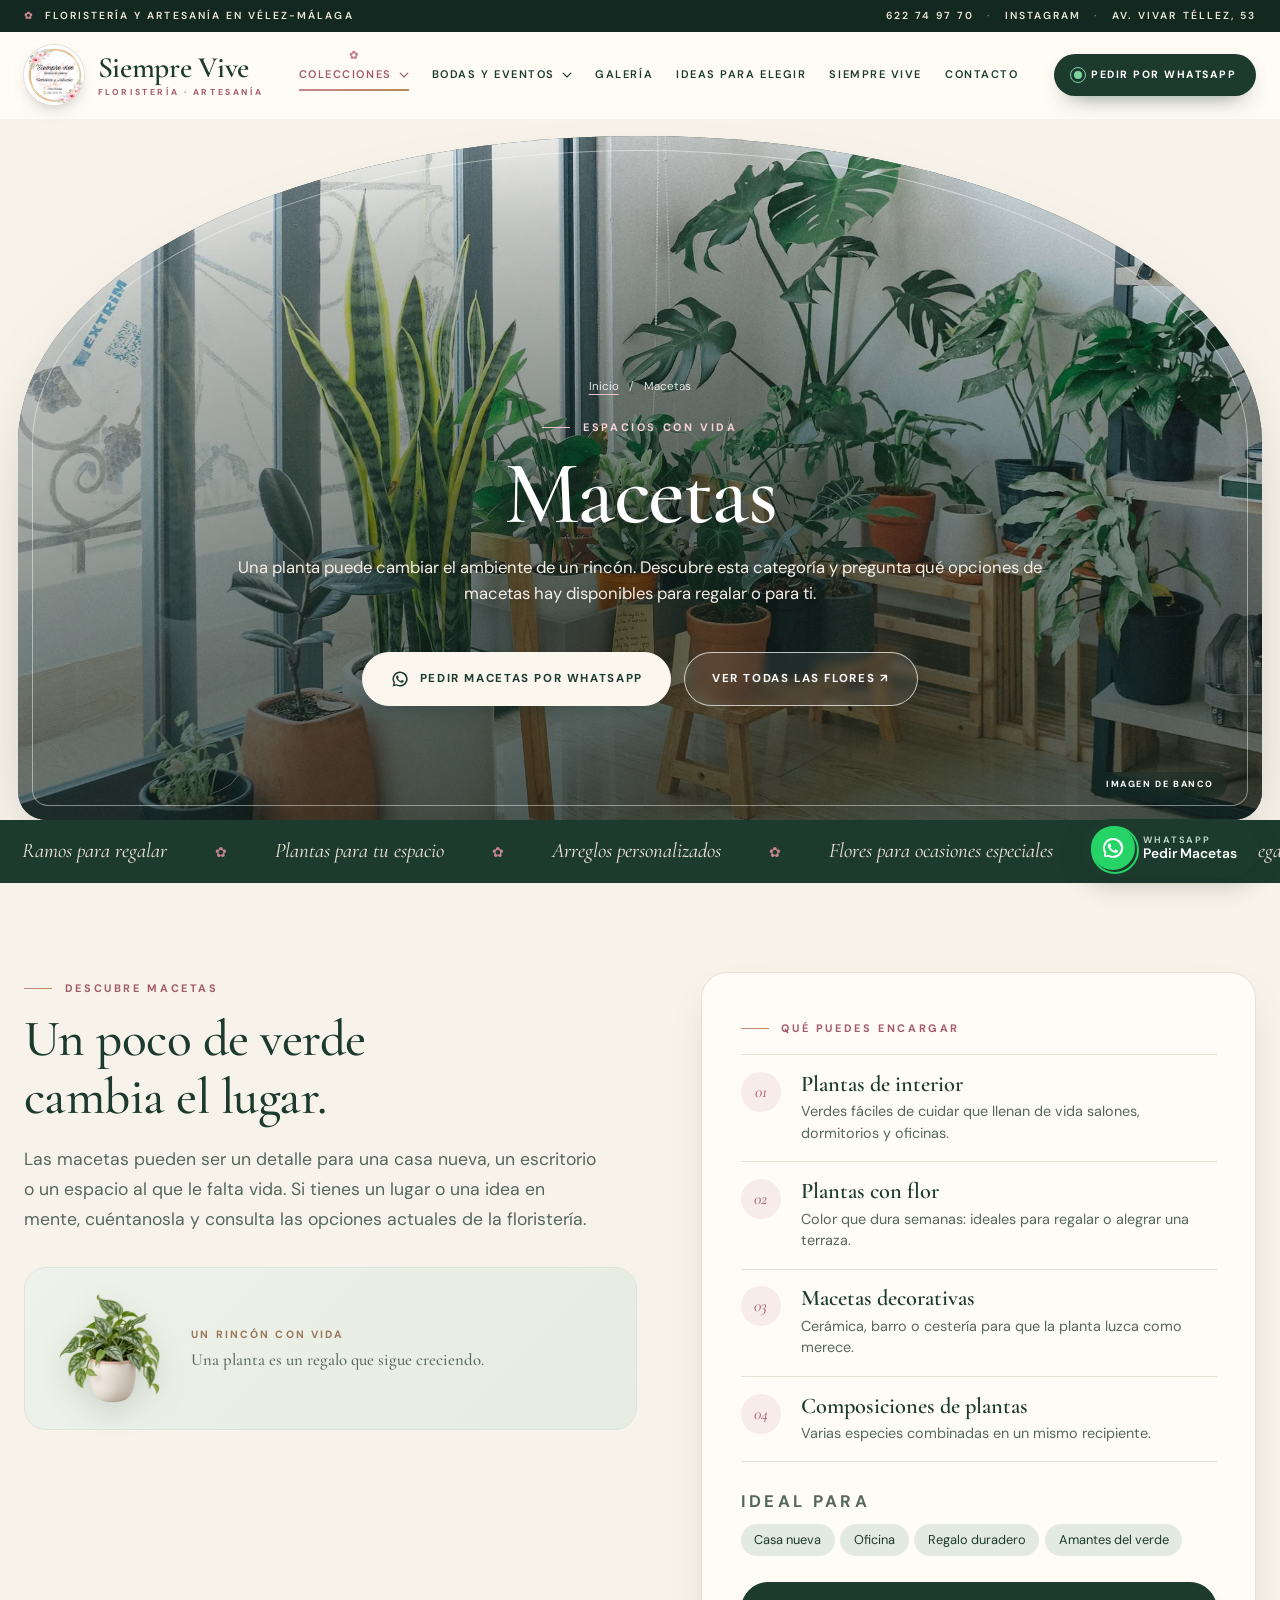
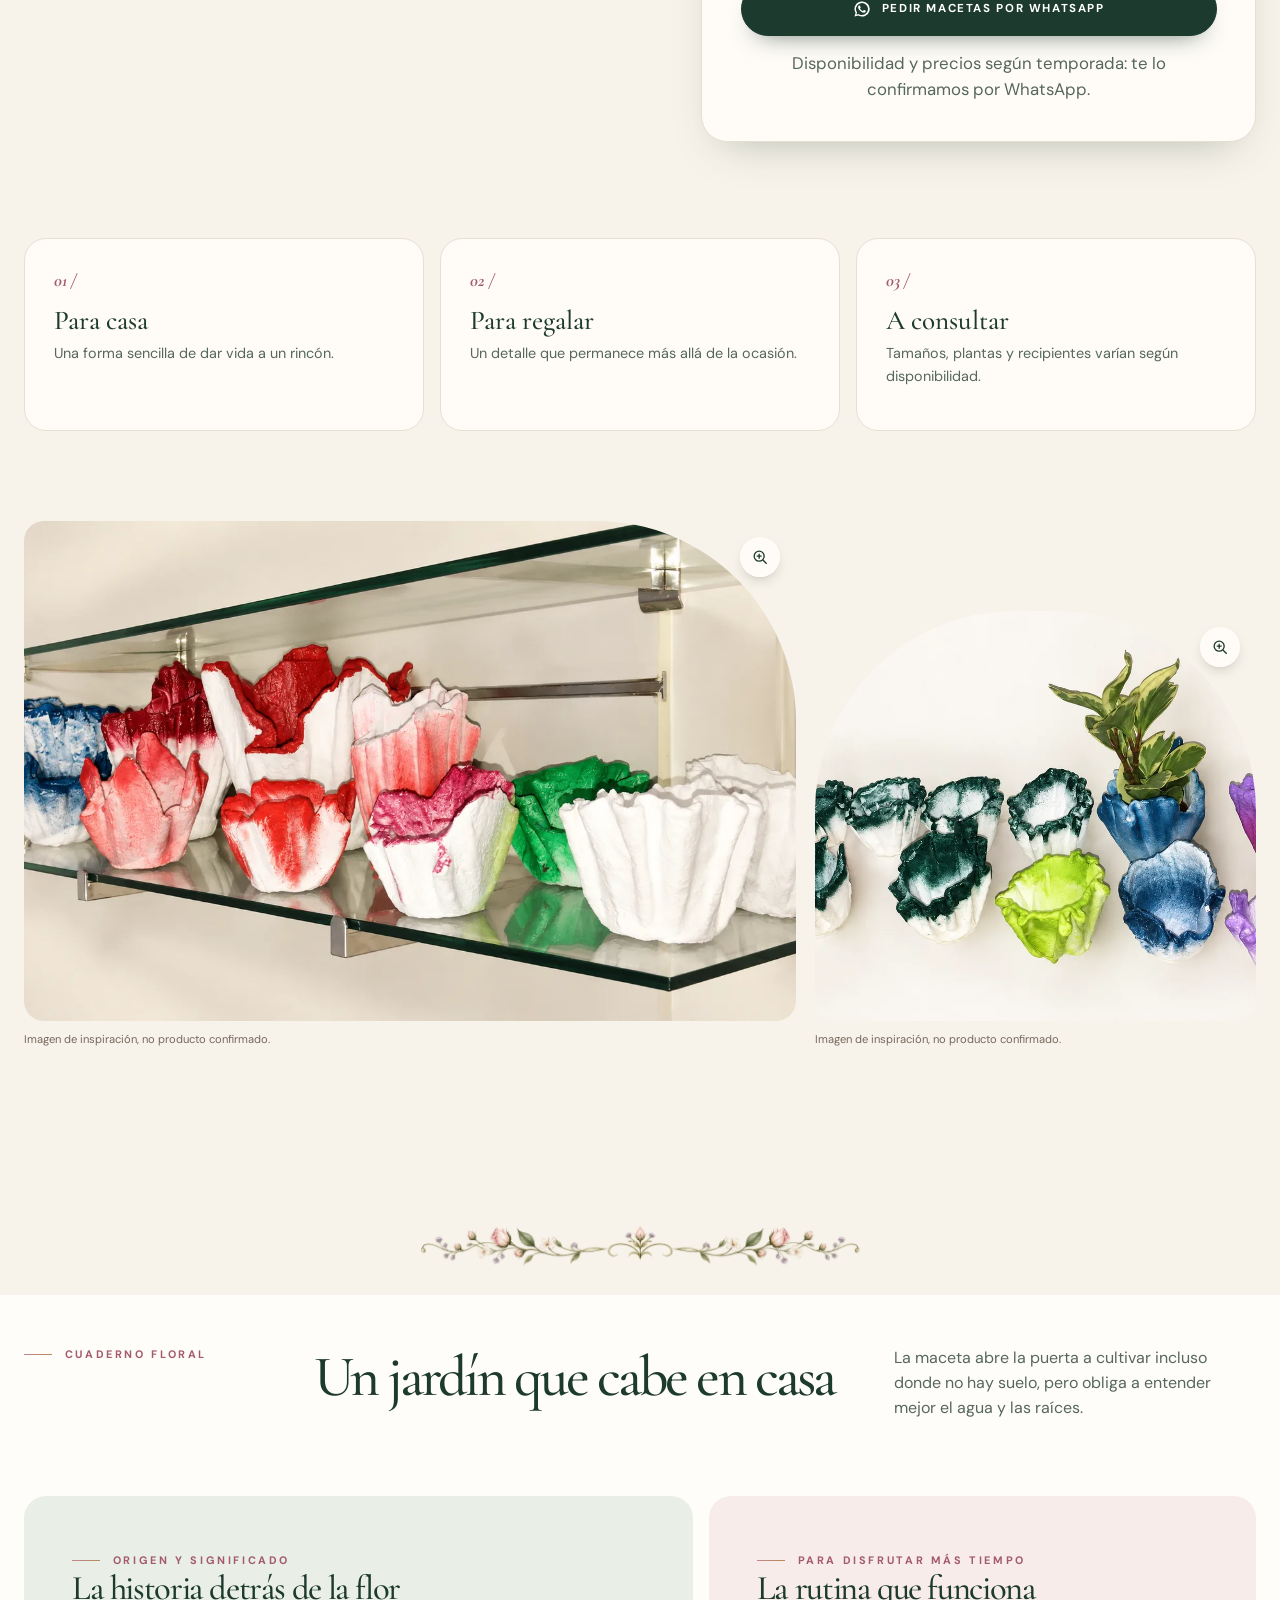
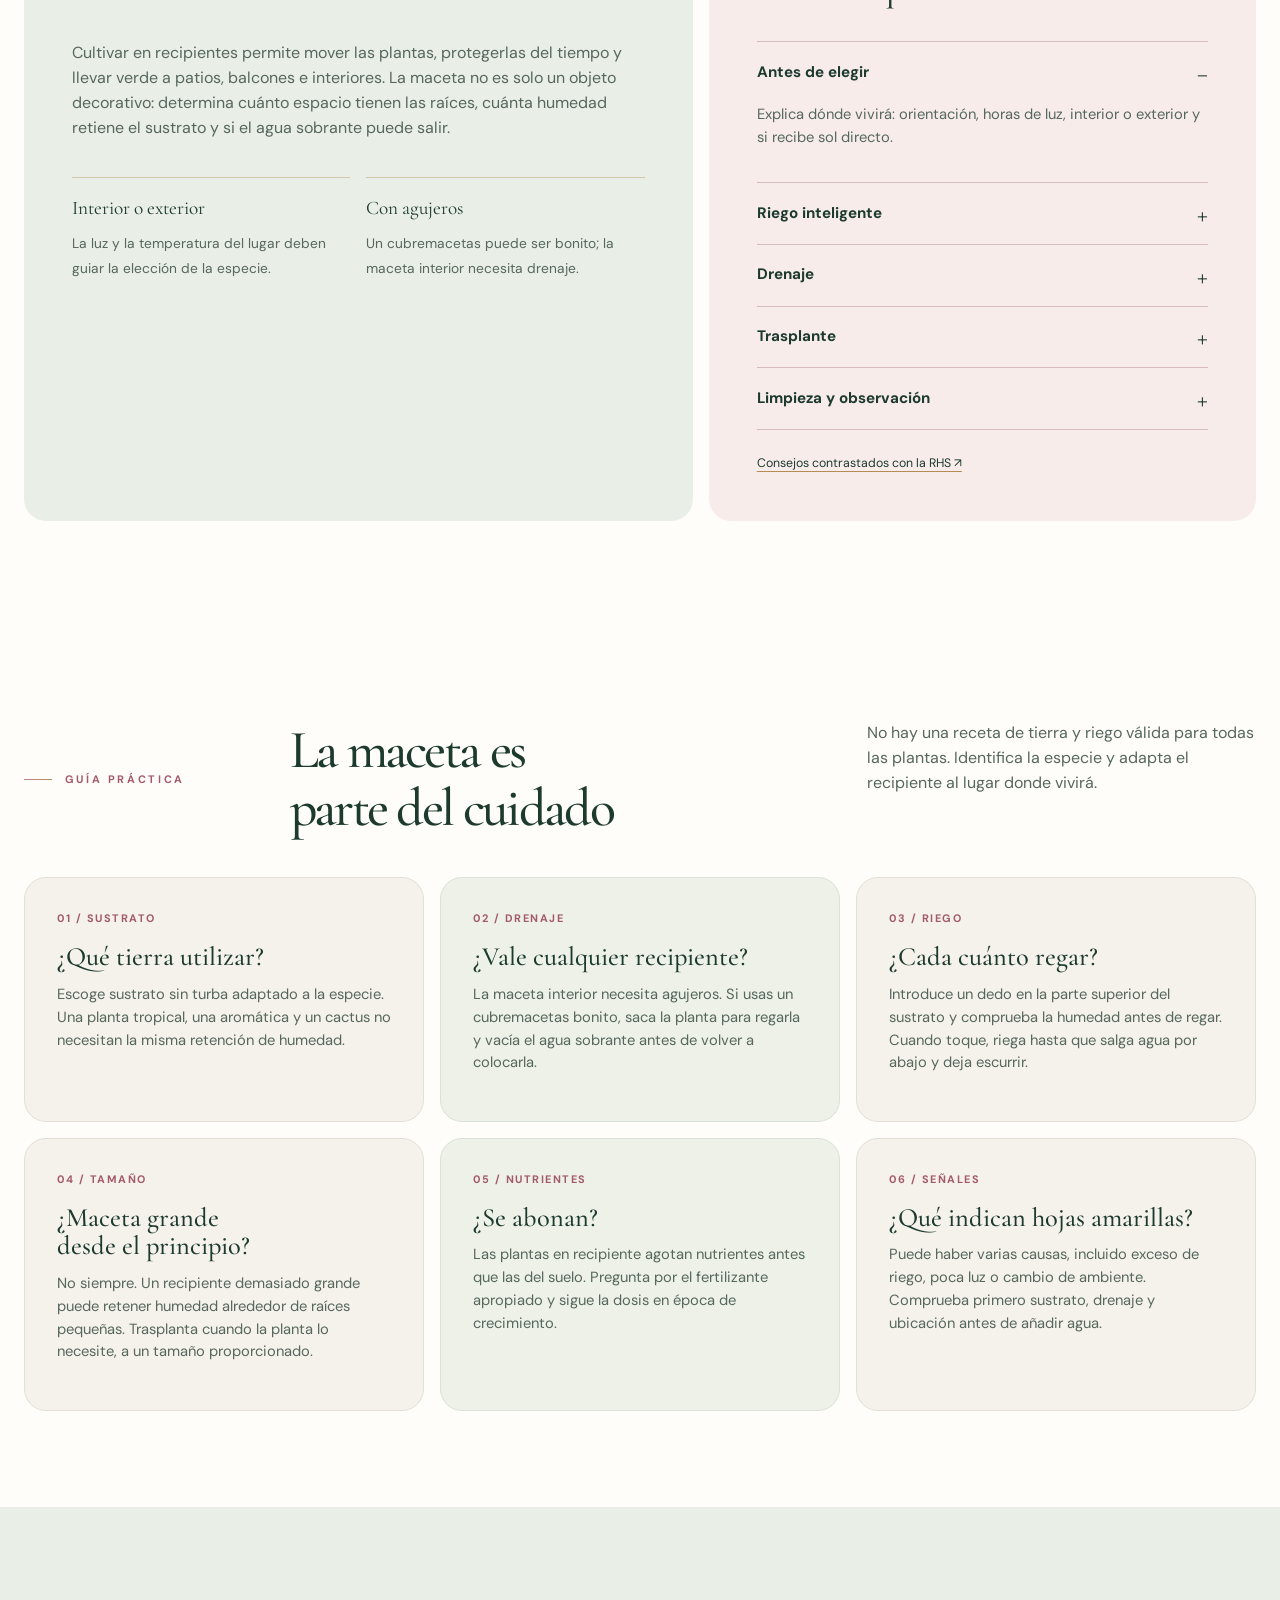
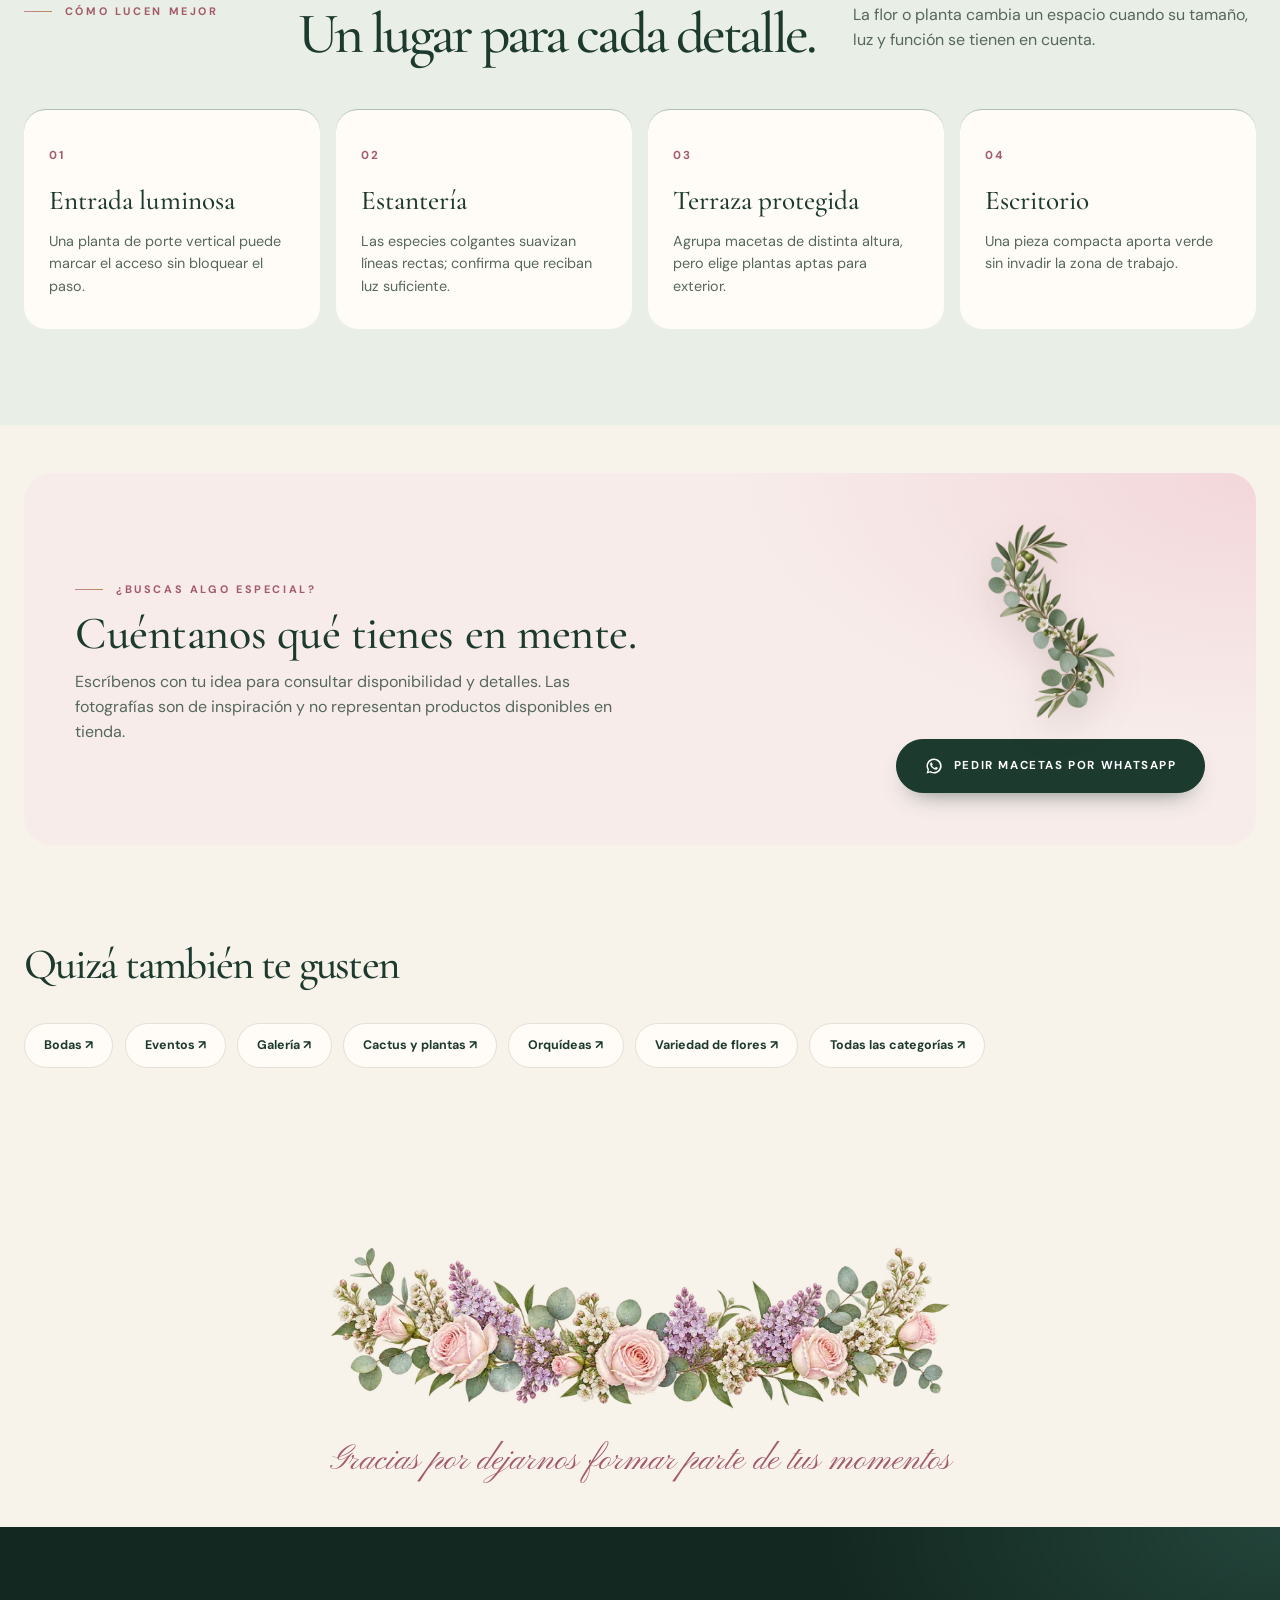
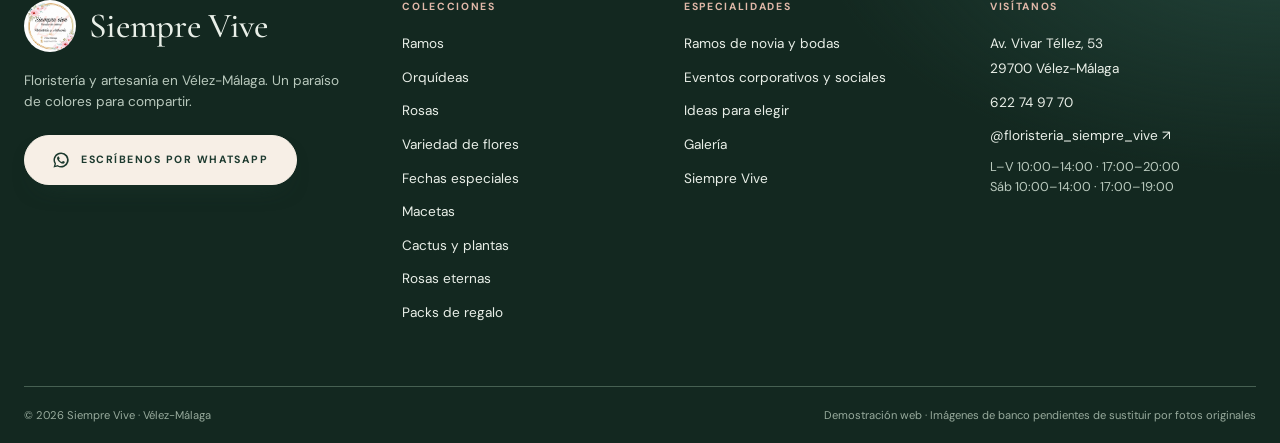
<file: macetas.html>
<!doctype html>
<html lang="es">
<head>
  <meta charset="utf-8"><meta name="viewport" content="width=device-width, initial-scale=1">
  <title>Macetas y plantas en Vélez-Málaga | Siempre Vive</title><meta name="description" content="Descubre la categoría de macetas de Siempre Vive en Vélez-Málaga. Consulta las opciones actuales para regalar o decorar.">
  <!--og--><meta name="theme-color" content="#1d3a2f"><link rel="canonical" href="https://sefiro888.github.io/siemprevivemalaga/macetas.html"><link rel="icon" type="image/png" sizes="32x32" href="assets/images/compartir/favicon-32.png"><link rel="apple-touch-icon" href="assets/images/compartir/apple-touch-icon.png"><link rel="manifest" href="site.webmanifest">
  <meta property="og:type" content="website"><meta property="og:site_name" content="Floristería Siempre Vive"><meta property="og:locale" content="es_ES"><meta property="og:url" content="https://sefiro888.github.io/siemprevivemalaga/macetas.html"><meta property="og:title" content="Plantas y macetas · Siempre Vive Vélez-Málaga"><meta property="og:description" content="Descubre la categoría de macetas de Siempre Vive en Vélez-Málaga. Consulta las opciones actuales para regalar o decorar.">
  <meta property="og:image" content="https://sefiro888.github.io/siemprevivemalaga/assets/images/compartir/macetas.jpg"><meta property="og:image:secure_url" content="https://sefiro888.github.io/siemprevivemalaga/assets/images/compartir/macetas.jpg"><meta property="og:image:type" content="image/jpeg"><meta property="og:image:width" content="1200"><meta property="og:image:height" content="630"><meta property="og:image:alt" content="Plantas y macetas · Siempre Vive Vélez-Málaga">
  <meta name="twitter:card" content="summary_large_image"><meta name="twitter:title" content="Plantas y macetas · Siempre Vive Vélez-Málaga"><meta name="twitter:description" content="Descubre la categoría de macetas de Siempre Vive en Vélez-Málaga. Consulta las opciones actuales para regalar o decorar."><meta name="twitter:image" content="https://sefiro888.github.io/siemprevivemalaga/assets/images/compartir/macetas.jpg">
  <link rel="preload" as="image" href="assets/images/cabeceras/macetas.webp"><link rel="preconnect" href="https://fonts.googleapis.com"><link rel="preconnect" href="https://fonts.gstatic.com" crossorigin><link rel="stylesheet" href="https://fonts.googleapis.com/css2?family=Cormorant+Garamond:ital,wght@0,400;0,500;0,600;1,400;1,500&amp;family=DM+Sans:wght@400;500;600;700&amp;family=Pinyon+Script&amp;display=swap"><link rel="stylesheet" href="assets/css/styles.css?v=09261143"><link rel="stylesheet" href="assets/css/premium.css?v=09261143"><script defer src="assets/js/site.js?v=09261143"></script>
</head>
<body>
<a class="skip-link" href="#contenido">Saltar al contenido</a>
<header class="site-header">
  <div class="topbar"><div class="container topbar-inner"><span class="topbar-msg"><span aria-hidden="true">✿</span> Floristería y artesanía en Vélez-Málaga</span><span class="topbar-links"><a href="tel:+34622749770">622 74 97 70</a><span aria-hidden="true">·</span><a href="https://www.instagram.com/floristeria_siempre_vive/" target="_blank" rel="noopener noreferrer">Instagram</a><span aria-hidden="true">·</span><a href="index.html#contacto">Av. Vivar Téllez, 53</a></span></div></div>
  <div class="header-main"><div class="container header-inner">
    <a class="brand" href="index.html" aria-label="Siempre Vive, ir al inicio"><img src="logo.jpeg" width="64" height="64" alt=""><span class="brand-copy"><span class="brand-name">Siempre Vive</span><span class="brand-sub">Floristería · Artesanía</span></span></a>
    <nav class="desktop-nav" aria-label="Navegación principal">
      <div class="nav-dropdown nav-mega"><button class="nav-trigger is-active" type="button" aria-expanded="false" aria-controls="mega-colecciones">Colecciones <svg viewBox="0 0 12 8" aria-hidden="true"><path d="m1 1 5 5 5-5" fill="none" stroke="currentColor" stroke-width="1.5"/></svg></button>
        <div class="dropdown-panel mega-panel" id="mega-colecciones"><div class="mega-inner">
          <div class="mega-intro"><span class="script">Nuestras</span><strong>colecciones</strong><p>Flores, plantas y detalles para cada forma de sentir. Elige una colección y pídela directamente por WhatsApp.</p><a class="text-link" href="index.html#flores">Verlas todas <span aria-hidden="true">↗</span></a><img class="mega-orn" src="assets/images/adornos/esquina-sup.webp" alt="" aria-hidden="true"></div>
          <div class="mega-grid"><a class="mega-item" href="ramos.html"><img src="assets/images/thumbs/ramos.webp" alt="" width="56" height="56" loading="lazy"><span><strong>Ramos</strong><small>El detalle que habla</small></span></a><a class="mega-item" href="orquideas.html"><img src="assets/images/thumbs/orquideas.webp" alt="" width="56" height="56" loading="lazy"><span><strong>Orquídeas</strong><small>Elegancia natural</small></span></a><a class="mega-item" href="rosas.html"><img src="assets/images/thumbs/rosas.webp" alt="" width="56" height="56" loading="lazy"><span><strong>Rosas</strong><small>Un gesto clásico</small></span></a><a class="mega-item" href="variedad-de-flores.html"><img src="assets/images/thumbs/variedad.webp" alt="" width="56" height="56" loading="lazy"><span><strong>Variedad de flores</strong><small>Color en cada pétalo</small></span></a><a class="mega-item" href="fechas-especiales.html"><img src="assets/images/thumbs/fechas.webp" alt="" width="56" height="56" loading="lazy"><span><strong>Fechas especiales</strong><small>Momentos que importan</small></span></a><a class="mega-item is-active" href="macetas.html"><img src="assets/images/thumbs/macetas.webp" alt="" width="56" height="56" loading="lazy"><span><strong>Macetas</strong><small>Un rincón con vida</small></span></a><a class="mega-item" href="cactus-y-plantas.html"><img src="assets/images/thumbs/cactus.webp" alt="" width="56" height="56" loading="lazy"><span><strong>Cactus y plantas</strong><small>Verdes singulares</small></span></a><a class="mega-item" href="rosas-eternas.html"><img src="assets/images/thumbs/rosas-eternas.webp" alt="" width="56" height="56" loading="lazy"><span><strong>Rosas eternas</strong><small>Un recuerdo que permanece</small></span></a><a class="mega-item" href="packs-de-regalo.html"><img src="assets/images/thumbs/packs.webp" alt="" width="56" height="56" loading="lazy"><span><strong>Packs de regalo</strong><small>Detalles con intención</small></span></a></div>
          <a class="mega-feature" href="galeria.html"><img src="assets/images/thumbs/galeria.webp" alt="" loading="lazy"><span><small>Inspírate</small><strong>Galería de trabajos</strong><em>Ver galería ↗</em></span></a>
        </div></div>
      </div>
      <div class="nav-dropdown nav-spec"><button class="nav-trigger" type="button" aria-expanded="false" aria-controls="menu-bodas">Bodas y eventos <svg viewBox="0 0 12 8" aria-hidden="true"><path d="m1 1 5 5 5-5" fill="none" stroke="currentColor" stroke-width="1.5"/></svg></button>
        <div class="dropdown-panel spec-panel" id="menu-bodas"><a class="spec-item" href="bodas.html"><span class="spec-img"><img src="assets/images/thumbs/bodas-card.webp" alt="" loading="lazy"></span><strong>Ramos de novia y bodas</strong><small>Arreglos que capturan la esencia de vuestro amor</small></a><a class="spec-item" href="eventos.html"><span class="spec-img"><img src="assets/images/thumbs/eventos-card.webp" alt="" loading="lazy"></span><strong>Eventos corporativos y sociales</strong><small>Elegancia y sofisticación para cada evento</small></a></div>
      </div>
      <a class="nav-link" href="galeria.html">Galería</a>
      <a class="nav-link" href="index.html#ideas">Ideas para elegir</a>
      <a class="nav-link" href="sobre-nosotros.html">Siempre Vive</a>
      <a class="nav-link" href="index.html#contacto">Contacto</a>
    </nav>
    <a class="header-cta" href="https://wa.me/34622749770" data-wa="" target="_blank" rel="noopener noreferrer"><span class="cta-dot" aria-hidden="true"></span>Pedir por WhatsApp</a>
    <button class="menu-toggle" type="button" aria-label="Abrir menú" aria-controls="mobile-menu" aria-expanded="false"><span></span><span></span><span></span></button>
  </div></div>
  <nav class="mobile-nav" id="mobile-menu" aria-label="Navegación móvil" inert>
    
    <div class="mnav-head"><a class="brand" href="index.html"><img src="logo.jpeg" width="48" height="48" alt=""><span class="brand-name">Siempre Vive</span></a><button class="mnav-close" type="button" aria-label="Cerrar menú"><span></span><span></span></button></div>
    <div class="mnav-body">
      <div class="mnav-links">
        <a href="index.html"><small>01</small>Inicio</a>
        <a href="galeria.html"><small>02</small>Galería</a>
        <a href="index.html#ideas"><small>03</small>Ideas para elegir</a>
        <a href="sobre-nosotros.html"><small>04</small>Siempre Vive</a>
        <a href="index.html#contacto"><small>05</small>Contacto</a>
      </div>
      <p class="mnav-label">Bodas y eventos</p>
      <div class="mnav-spec"><a class="mspec" href="bodas.html"><img src="assets/images/thumbs/bodas-card.webp" alt="" loading="lazy"><span>Ramos de novia y bodas</span></a><a class="mspec" href="eventos.html"><img src="assets/images/thumbs/eventos-card.webp" alt="" loading="lazy"><span>Eventos corporativos y sociales</span></a></div>
      <p class="mnav-label">Colecciones <span aria-hidden="true">→ desliza</span></p>
      <div class="mnav-chips"><a class="mchip" href="ramos.html"><img src="assets/images/thumbs/ramos.webp" alt="" width="64" height="64" loading="lazy"><span>Ramos</span></a><a class="mchip" href="orquideas.html"><img src="assets/images/thumbs/orquideas.webp" alt="" width="64" height="64" loading="lazy"><span>Orquídeas</span></a><a class="mchip" href="rosas.html"><img src="assets/images/thumbs/rosas.webp" alt="" width="64" height="64" loading="lazy"><span>Rosas</span></a><a class="mchip" href="variedad-de-flores.html"><img src="assets/images/thumbs/variedad.webp" alt="" width="64" height="64" loading="lazy"><span>Variedad de flores</span></a><a class="mchip" href="fechas-especiales.html"><img src="assets/images/thumbs/fechas.webp" alt="" width="64" height="64" loading="lazy"><span>Fechas especiales</span></a><a class="mchip is-active" href="macetas.html"><img src="assets/images/thumbs/macetas.webp" alt="" width="64" height="64" loading="lazy"><span>Macetas</span></a><a class="mchip" href="cactus-y-plantas.html"><img src="assets/images/thumbs/cactus.webp" alt="" width="64" height="64" loading="lazy"><span>Cactus y plantas</span></a><a class="mchip" href="rosas-eternas.html"><img src="assets/images/thumbs/rosas-eternas.webp" alt="" width="64" height="64" loading="lazy"><span>Rosas eternas</span></a><a class="mchip" href="packs-de-regalo.html"><img src="assets/images/thumbs/packs.webp" alt="" width="64" height="64" loading="lazy"><span>Packs de regalo</span></a></div>
      <div class="mnav-foot"><a class="button btn-light-wa" href="https://wa.me/34622749770" data-wa="" target="_blank" rel="noopener noreferrer">Pedir por WhatsApp</a><div class="mnav-contact"><a href="tel:+34622749770">622 74 97 70</a><a href="https://www.instagram.com/floristeria_siempre_vive/" target="_blank" rel="noopener noreferrer">Instagram ↗</a></div><span class="script">con amor, Siempre Vive</span></div>
      <img class="mnav-orn-b" src="assets/images/adornos/guirnalda-fina.webp" alt="" aria-hidden="true">
    </div>
  </nav>
</header>
<main id="contenido">
<section class="page-hero" aria-labelledby="page-title"><div class="page-hero-copy"><nav class="breadcrumb" aria-label="Ruta de navegación"><a href="index.html">Inicio</a><span aria-hidden="true">/</span><span aria-current="page">Macetas</span></nav><span class="eyebrow">Espacios con vida</span><h1 id="page-title">Macetas</h1><p>Una planta puede cambiar el ambiente de un rincón. Descubre esta categoría y pregunta qué opciones de macetas hay disponibles para regalar o para ti.</p><div class="hero-actions"><a class="button" href="https://wa.me/34622749770?text=Hola%2C%20quer%C3%ADa%20consultar%20las%20opciones%20de%20macetas%20disponibles." target="_blank" rel="noopener noreferrer">Pedir Macetas por WhatsApp</a><a class="button button-outline" href="index.html#flores">Ver todas las flores ↗</a></div></div><div class="hero-visual"><div class="page-hero-image"><img src="assets/images/cabeceras/macetas.webp" alt="Plantas de interior en macetas junto a una ventana, imagen de banco" fetchpriority="high"><span class="photo-tag">Imagen de banco</span></div></div></section>
<div class="marquee" aria-label="Ramos, plantas, arreglos personalizados y flores para ocasiones especiales"><div class="marquee-track" aria-hidden="true"><div class="marquee-group"><span>Ramos para regalar</span><span>Plantas para tu espacio</span><span>Arreglos personalizados</span><span>Flores para ocasiones especiales</span></div><div class="marquee-group"><span>Ramos para regalar</span><span>Plantas para tu espacio</span><span>Arreglos personalizados</span><span>Flores para ocasiones especiales</span></div></div></div>
  <section class="category-body container" aria-labelledby="category-lead"><div class="category-lead lead-v2"><div class="lead-intro" data-reveal><span class="eyebrow">Descubre macetas</span><h2 id="category-lead">Un poco de verde cambia el lugar.</h2><p class="lead-p">Las macetas pueden ser un detalle para una casa nueva, un escritorio o un espacio al que le falta vida. Si tienes un lugar o una idea en mente, cuéntanosla y consulta las opciones actuales de la floristería.</p><div class="orn-quote" data-reveal><img class="orn" src="assets/images/adornos/macetas.webp" alt="" aria-hidden="true" loading="lazy"><div><span class="orn-quote-eyebrow">Un rincón con vida</span><p class="orn-quote-text">Una planta es un regalo que sigue creciendo.</p></div></div></div><aside class="offer-card" data-reveal="right"><span class="eyebrow">Qué puedes encargar</span><ul class="offer-list"><li><span>01</span><div><strong>Plantas de interior</strong><small>Verdes fáciles de cuidar que llenan de vida salones, dormitorios y oficinas.</small></div></li><li><span>02</span><div><strong>Plantas con flor</strong><small>Color que dura semanas: ideales para regalar o alegrar una terraza.</small></div></li><li><span>03</span><div><strong>Macetas decorativas</strong><small>Cerámica, barro o cestería para que la planta luzca como merece.</small></div></li><li><span>04</span><div><strong>Composiciones de plantas</strong><small>Varias especies combinadas en un mismo recipiente.</small></div></li></ul><p class="offer-label">Ideal para</p><ul class="chips"><li>Casa nueva</li><li>Oficina</li><li>Regalo duradero</li><li>Amantes del verde</li></ul><a class="button" href="https://wa.me/34622749770" target="_blank" rel="noopener noreferrer">Pedir Macetas por WhatsApp</a><p class="offer-note">Disponibilidad y precios según temporada: te lo confirmamos por WhatsApp.</p></aside><!--/lead--></div><div class="category-points"><article data-reveal><span>01 /</span><h3>Para casa</h3><p>Una forma sencilla de dar vida a un rincón.</p></article><article data-reveal><span>02 /</span><h3>Para regalar</h3><p>Un detalle que permanece más allá de la ocasión.</p></article><article data-reveal><span>03 /</span><h3>A consultar</h3><p>Tamaños, plantas y recipientes varían según disponibilidad.</p></article></div></section>
<section class="container category-gallery" aria-label="Imágenes de inspiración para macetas"><figure data-reveal data-lightbox><img src="assets/images/ilustracion-04.webp" alt="Macetas artesanales de colores sobre baldas, imagen ilustrativa" loading="lazy"><figcaption>Imagen de inspiración, no producto confirmado.</figcaption></figure><figure data-reveal data-lightbox><img src="assets/images/ilustracion-05.webp" alt="Plantas y macetas de colores, imagen ilustrativa" loading="lazy"><figcaption>Imagen de inspiración, no producto confirmado.</figcaption></figure></section>
<div class="orn-divider" aria-hidden="true"><img src="assets/images/adornos/divisor.webp" alt="" loading="lazy"></div>
<section class="field-guide" aria-labelledby="field-title"><div class="container field-guide-head"><span class="eyebrow">Cuaderno floral</span><h2 id="field-title">Un jardín que cabe en casa</h2><p>La maceta abre la puerta a cultivar incluso donde no hay suelo, pero obliga a entender mejor el agua y las raíces.</p></div><div class="container field-guide-layout"><article class="field-story" data-reveal><span class="eyebrow">Origen y significado</span><h3>La historia detrás de la flor</h3><p>Cultivar en recipientes permite mover las plantas, protegerlas del tiempo y llevar verde a patios, balcones e interiores. La maceta no es solo un objeto decorativo: determina cuánto espacio tienen las raíces, cuánta humedad retiene el sustrato y si el agua sobrante puede salir.</p><div class="field-facts"><div><strong>Interior o exterior</strong><span>La luz y la temperatura del lugar deben guiar la elección de la especie.</span></div><div><strong>Con agujeros</strong><span>Un cubremacetas puede ser bonito; la maceta interior necesita drenaje.</span></div></div></article><div class="care-panel" data-reveal><span class="eyebrow">Para disfrutar más tiempo</span><h3>La rutina que funciona</h3><details open><summary>Antes de elegir</summary><p>Explica dónde vivirá: orientación, horas de luz, interior o exterior y si recibe sol directo.</p></details><details><summary>Riego inteligente</summary><p>Toca el sustrato antes de añadir agua. No sigas un calendario fijo: el consumo cambia con tamaño, estación y especie.</p></details><details><summary>Drenaje</summary><p>Deja salir el exceso de agua y vacía el cubremacetas. Las raíces no deben permanecer sumergidas.</p></details><details><summary>Trasplante</summary><p>Si las raíces llenan el recipiente o salen por los agujeros, consulta si conviene pasarla a una maceta ligeramente mayor.</p></details><details><summary>Limpieza y observación</summary><p>Retira hojas secas, observa el envés por si hay plagas y gira la planta ocasionalmente para un crecimiento equilibrado.</p></details><a class="field-source" href="https://www.rhs.org.uk/container-gardening/growing-plants-in-containers" target="_blank" rel="noopener noreferrer">Consejos contrastados con la RHS ↗</a></div></div></section>
<section class="practical" aria-labelledby="practical-title"><div class="container"><div class="practical-head"><span class="eyebrow">Guía práctica</span><h2 id="practical-title">La maceta es parte del cuidado</h2><p>No hay una receta de tierra y riego válida para todas las plantas. Identifica la especie y adapta el recipiente al lugar donde vivirá.</p></div><div class="practical-grid"><article data-reveal><span>01 / Sustrato</span><h3>¿Qué tierra utilizar?</h3><p>Escoge sustrato sin turba adaptado a la especie. Una planta tropical, una aromática y un cactus no necesitan la misma retención de humedad.</p></article><article data-reveal><span>02 / Drenaje</span><h3>¿Vale cualquier recipiente?</h3><p>La maceta interior necesita agujeros. Si usas un cubremacetas bonito, saca la planta para regarla y vacía el agua sobrante antes de volver a colocarla.</p></article><article data-reveal><span>03 / Riego</span><h3>¿Cada cuánto regar?</h3><p>Introduce un dedo en la parte superior del sustrato y comprueba la humedad antes de regar. Cuando toque, riega hasta que salga agua por abajo y deja escurrir.</p></article><article data-reveal><span>04 / Tamaño</span><h3>¿Maceta grande desde el principio?</h3><p>No siempre. Un recipiente demasiado grande puede retener humedad alrededor de raíces pequeñas. Trasplanta cuando la planta lo necesite, a un tamaño proporcionado.</p></article><article data-reveal><span>05 / Nutrientes</span><h3>¿Se abonan?</h3><p>Las plantas en recipiente agotan nutrientes antes que las del suelo. Pregunta por el fertilizante apropiado y sigue la dosis en época de crecimiento.</p></article><article data-reveal><span>06 / Señales</span><h3>¿Qué indican hojas amarillas?</h3><p>Puede haber varias causas, incluido exceso de riego, poca luz o cambio de ambiente. Comprueba primero sustrato, drenaje y ubicación antes de añadir agua.</p></article></div></div></section><section class="placement" aria-labelledby="placement-title"><div class="container"><div class="placement-head"><span class="eyebrow">Cómo lucen mejor</span><h2 id="placement-title">Un lugar para cada detalle.</h2><p>La flor o planta cambia un espacio cuando su tamaño, luz y función se tienen en cuenta.</p></div><div class="placement-grid"><article data-reveal><span>01</span><h3>Entrada luminosa</h3><p>Una planta de porte vertical puede marcar el acceso sin bloquear el paso.</p></article><article data-reveal><span>02</span><h3>Estantería</h3><p>Las especies colgantes suavizan líneas rectas; confirma que reciban luz suficiente.</p></article><article data-reveal><span>03</span><h3>Terraza protegida</h3><p>Agrupa macetas de distinta altura, pero elige plantas aptas para exterior.</p></article><article data-reveal><span>04</span><h3>Escritorio</h3><p>Una pieza compacta aporta verde sin invadir la zona de trabajo.</p></article></div></div></section>
  <section class="container category-cta" aria-labelledby="cta-title"><img class="orn orn-cta" src="assets/images/adornos/cactus-plantas.webp" alt="" aria-hidden="true" loading="lazy"><div><span class="eyebrow">¿Buscas algo especial?</span><h2 id="cta-title">Cuéntanos qué tienes en mente.</h2><p>Escríbenos con tu idea para consultar disponibilidad y detalles. Las fotografías son de inspiración y no representan productos disponibles en tienda.</p></div><a class="button" href="https://wa.me/34622749770?text=Hola%2C%20quer%C3%ADa%20consultar%20las%20opciones%20de%20macetas%20disponibles." target="_blank" rel="noopener noreferrer">Pedir Macetas por WhatsApp</a></section>
  <section class="related container" aria-labelledby="related-title"><h2 id="related-title">Quizá también te gusten</h2><div class="related-links"><a href="bodas.html">Bodas ↗</a><a href="eventos.html">Eventos ↗</a><a href="galeria.html">Galería ↗</a><a href="cactus-y-plantas.html">Cactus y plantas ↗</a><a href="orquideas.html">Orquídeas ↗</a><a href="variedad-de-flores.html">Variedad de flores ↗</a><a href="index.html#flores">Todas las categorías ↗</a></div></section>
</main>
<div class="footer-garland" aria-hidden="true"><img class="orn-garland" src="assets/images/adornos/guirnalda.webp" alt="" loading="lazy"><p class="script">Gracias por dejarnos formar parte de tus momentos</p></div>
<footer class="footer"><div class="container"><div class="footer-top">
  <div class="footer-about"><a class="footer-brand" href="index.html"><img src="logo.jpeg" width="56" height="56" alt="" loading="lazy">Siempre Vive</a><p>Floristería y artesanía en Vélez-Málaga. Un paraíso de colores para compartir.</p><a class="button btn-light-wa" href="https://wa.me/34622749770" data-wa="" target="_blank" rel="noopener noreferrer">Escríbenos por WhatsApp</a></div>
  <div><small>Colecciones</small><ul><li><a href="ramos.html">Ramos</a></li><li><a href="orquideas.html">Orquídeas</a></li><li><a href="rosas.html">Rosas</a></li><li><a href="variedad-de-flores.html">Variedad de flores</a></li><li><a href="fechas-especiales.html">Fechas especiales</a></li><li><a href="macetas.html">Macetas</a></li><li><a href="cactus-y-plantas.html">Cactus y plantas</a></li><li><a href="rosas-eternas.html">Rosas eternas</a></li><li><a href="packs-de-regalo.html">Packs de regalo</a></li></ul></div>
  <div><small>Especialidades</small><ul><li><a href="bodas.html">Ramos de novia y bodas</a></li><li><a href="eventos.html">Eventos corporativos y sociales</a></li><li><a href="index.html#ideas">Ideas para elegir</a></li><li><a href="galeria.html">Galería</a></li><li><a href="sobre-nosotros.html">Siempre Vive</a></li></ul></div>
  <div><small>Visítanos</small><ul><li><a href="https://www.google.com/maps/search/?api=1&amp;query=Av.%20Vivar%20T%C3%A9llez%2053%2C%2029700%20V%C3%A9lez-M%C3%A1laga" target="_blank" rel="noopener noreferrer">Av. Vivar Téllez, 53<br>29700 Vélez-Málaga</a></li><li><a href="tel:+34622749770">622 74 97 70</a></li><li><a href="https://www.instagram.com/floristeria_siempre_vive/" target="_blank" rel="noopener noreferrer">@floristeria_siempre_vive ↗</a></li><li class="footer-hours">L–V 10:00–14:00 · 17:00–20:00<br>Sáb 10:00–14:00 · 17:00–19:00</li></ul></div>
</div><div class="footer-bottom"><span>© 2026 Siempre Vive · Vélez-Málaga</span><span>Demostración web · Imágenes de banco pendientes de sustituir por fotos originales</span></div></div></footer>
</body></html>
</file>
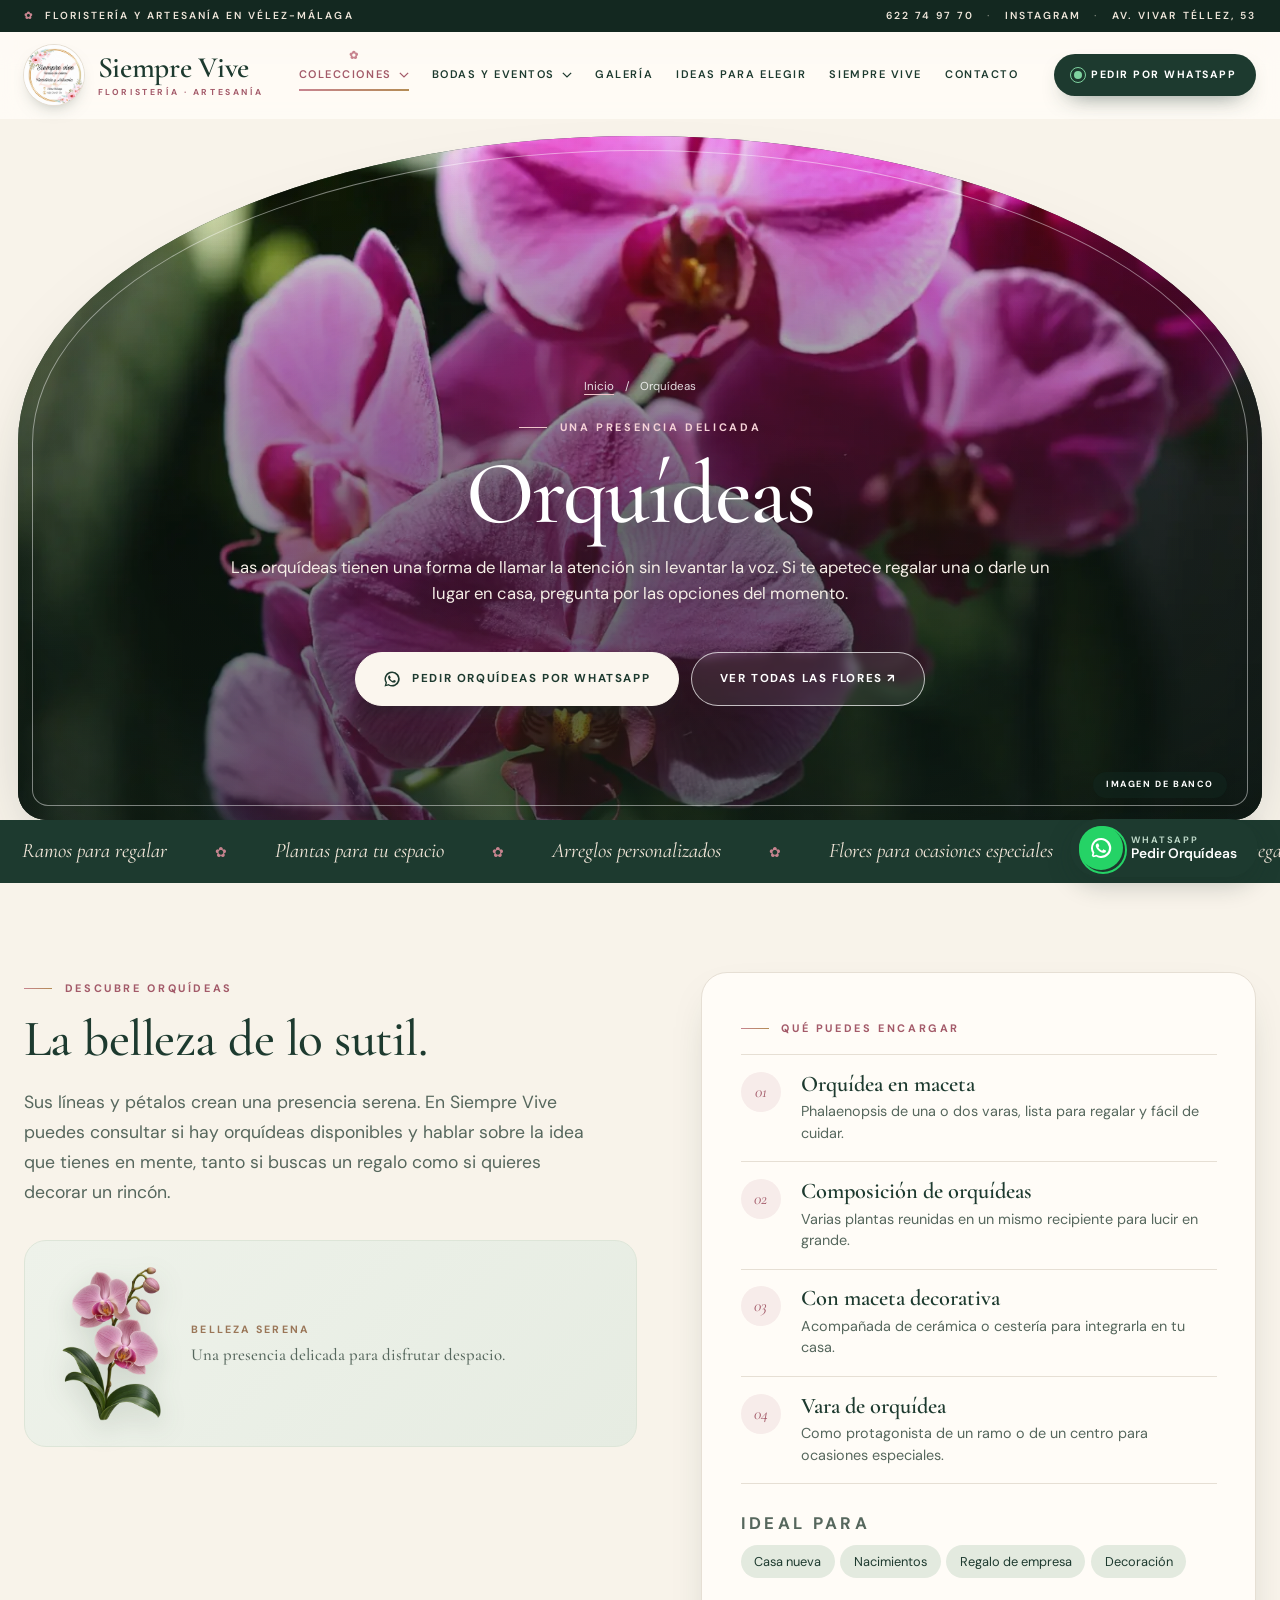
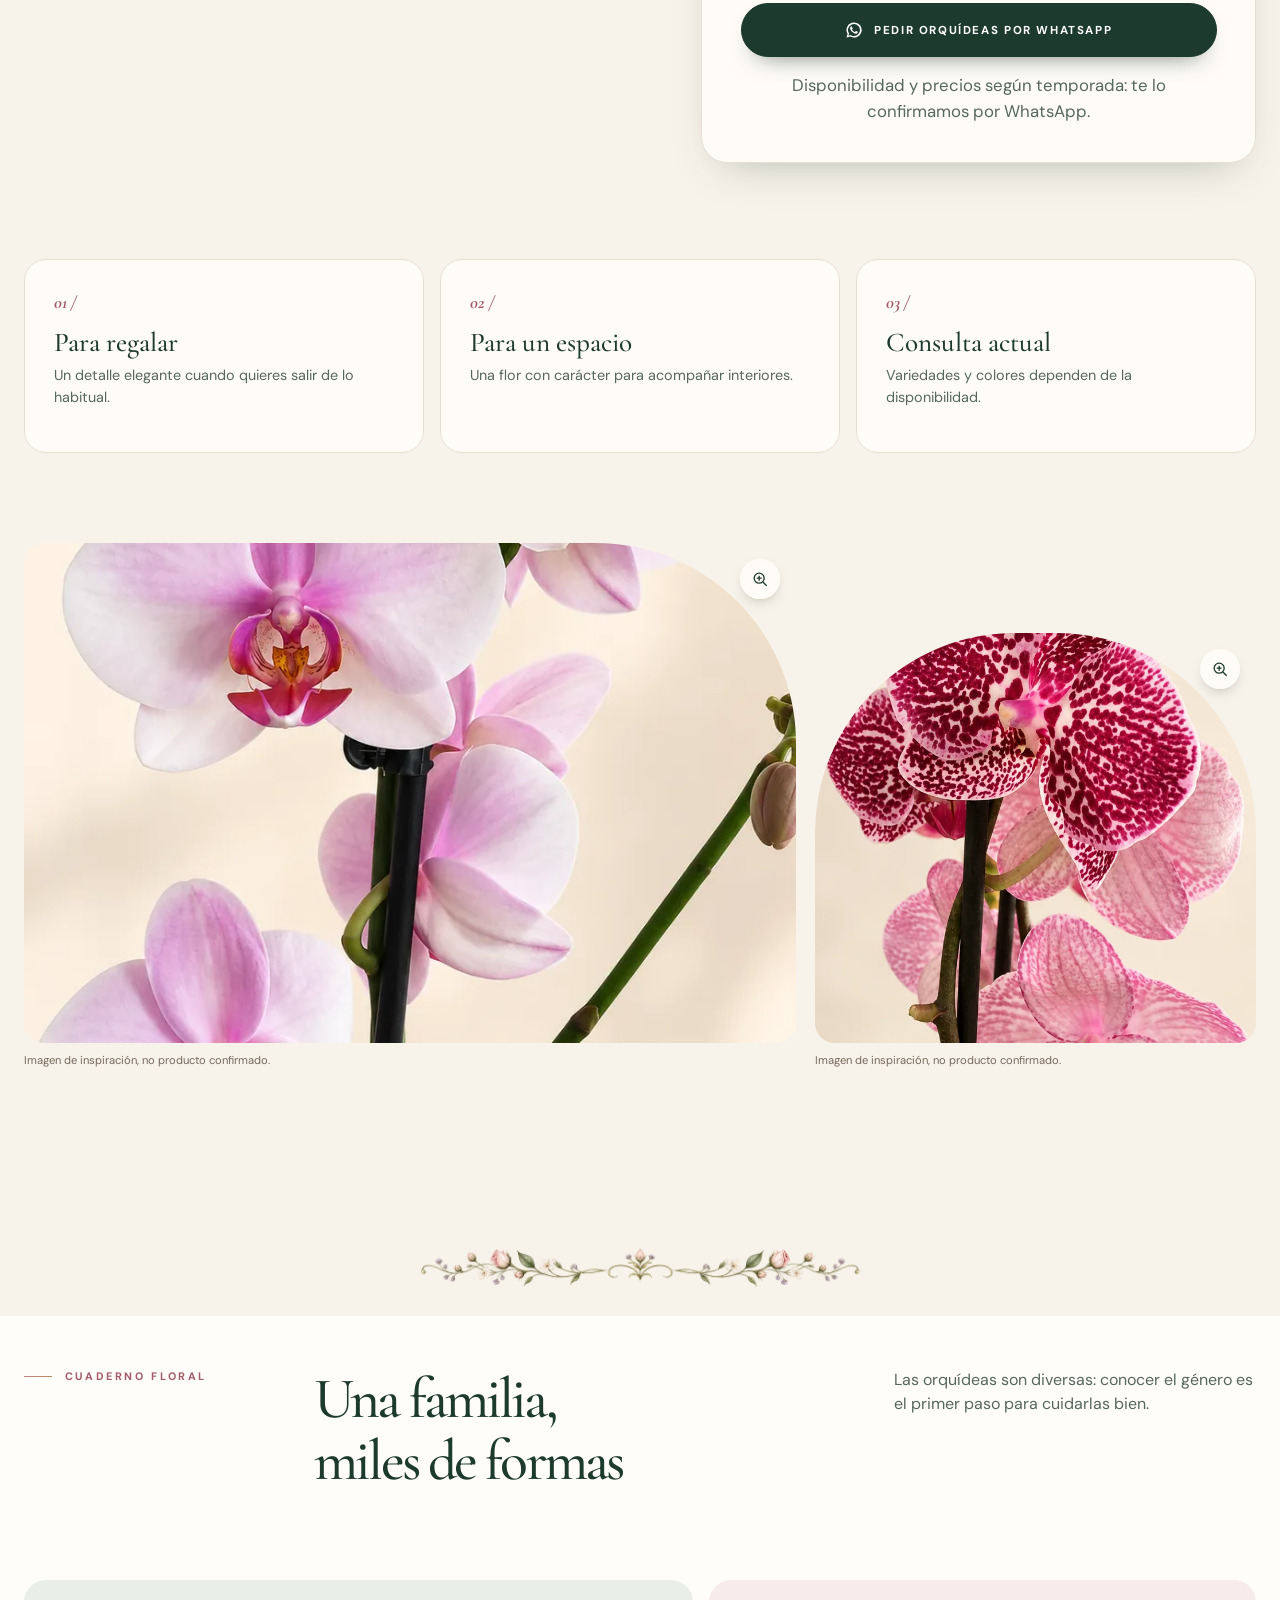
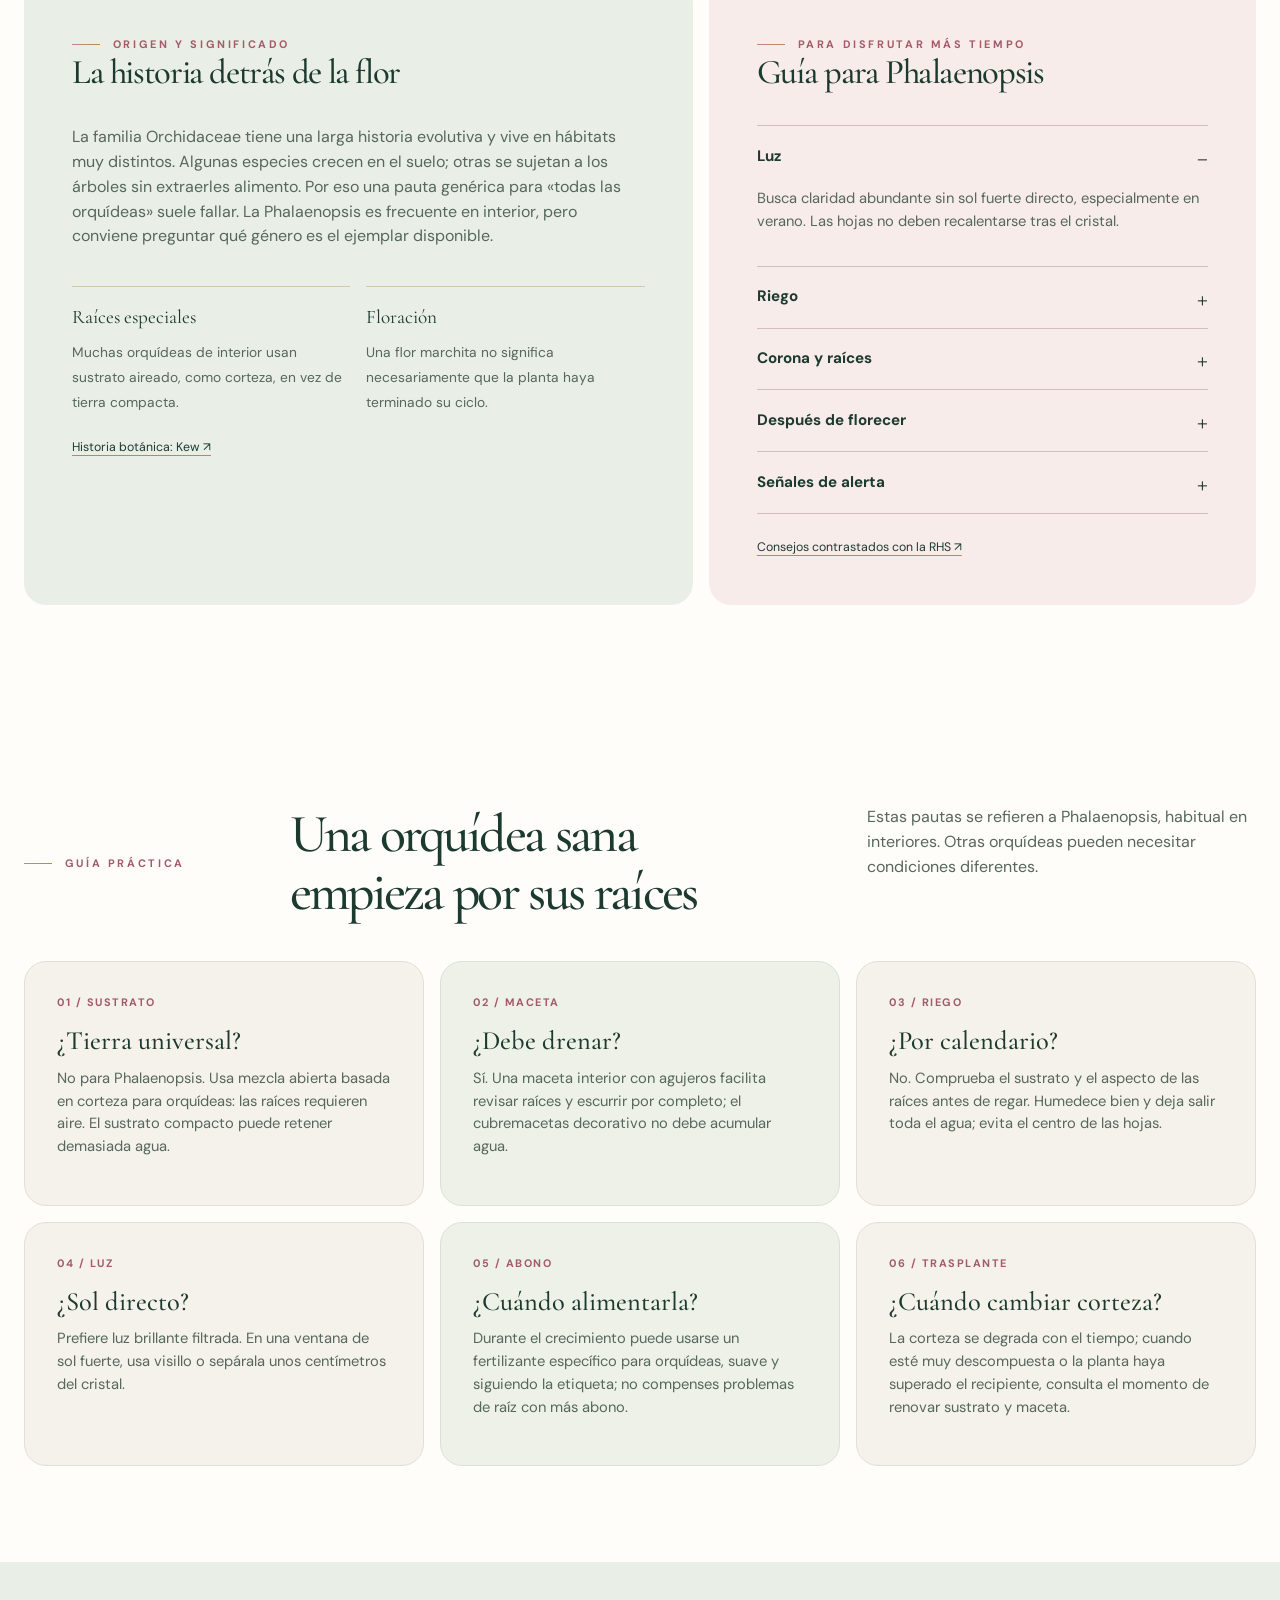
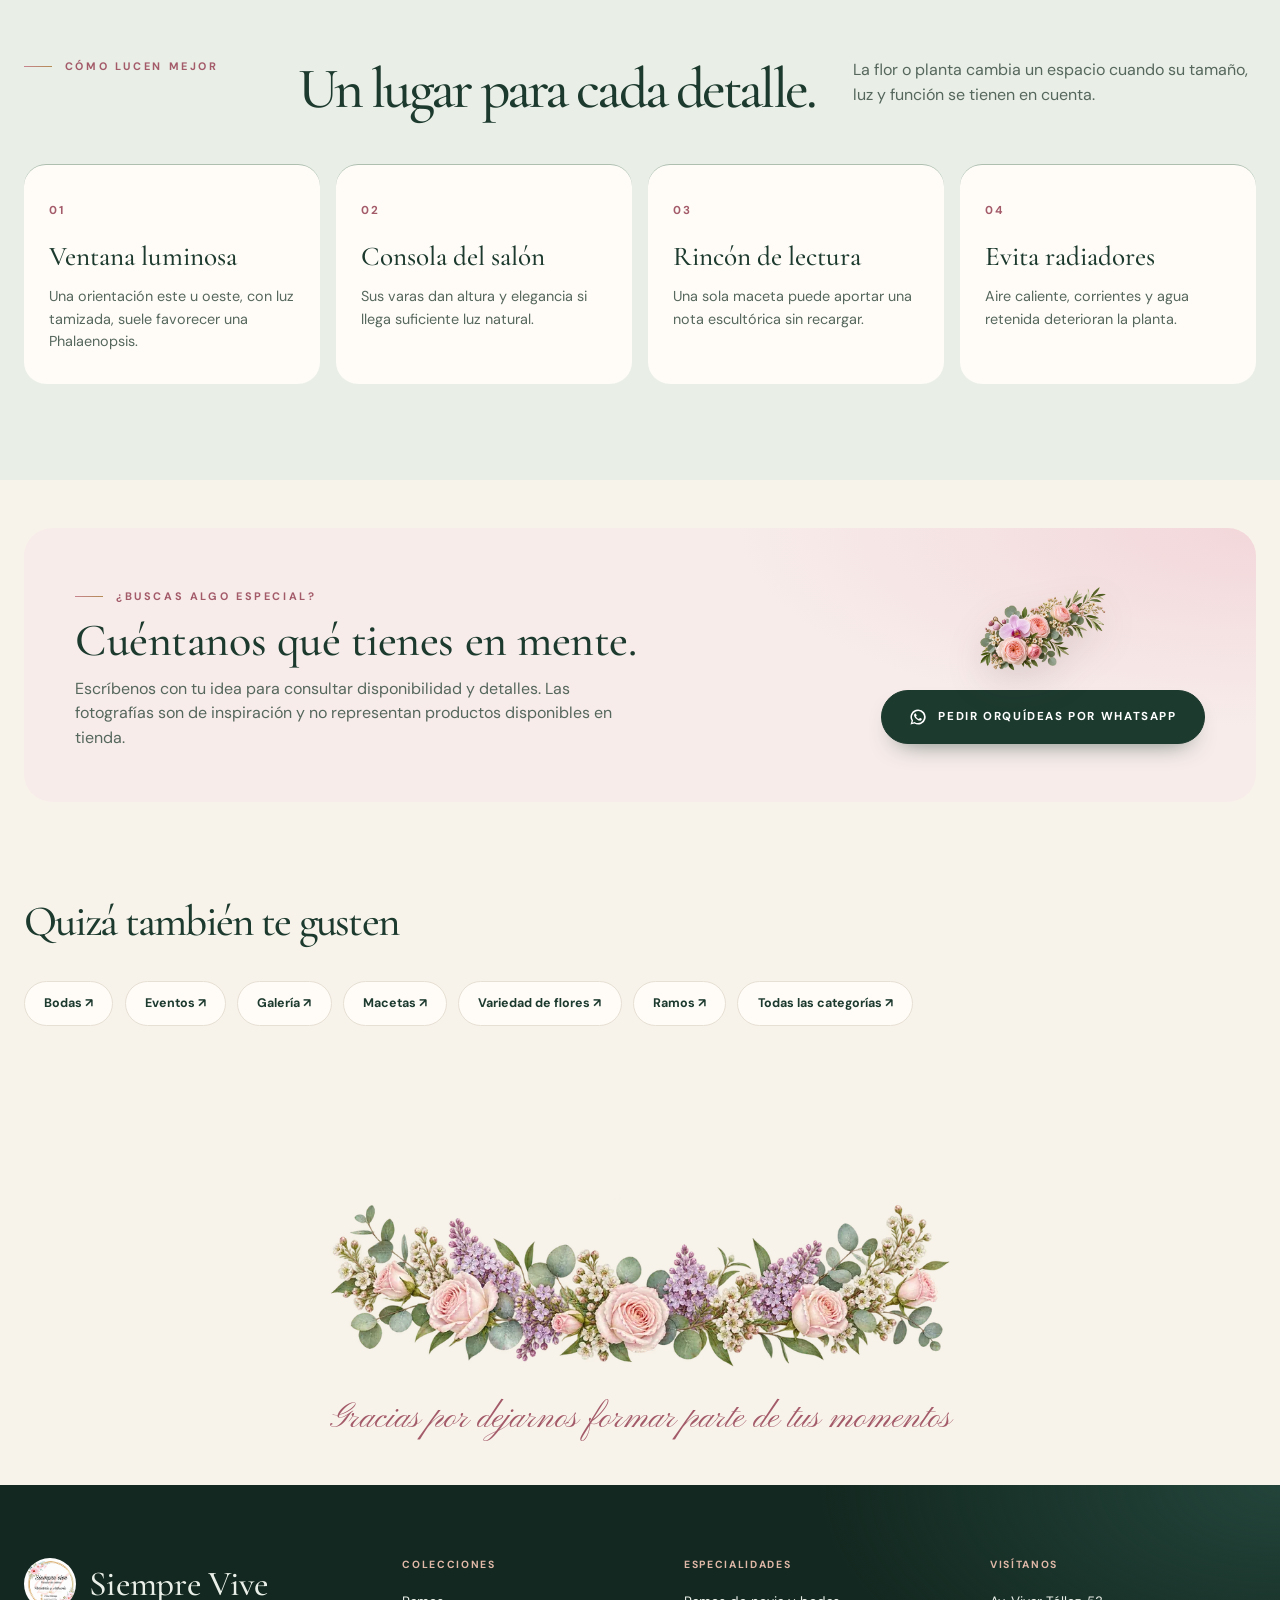
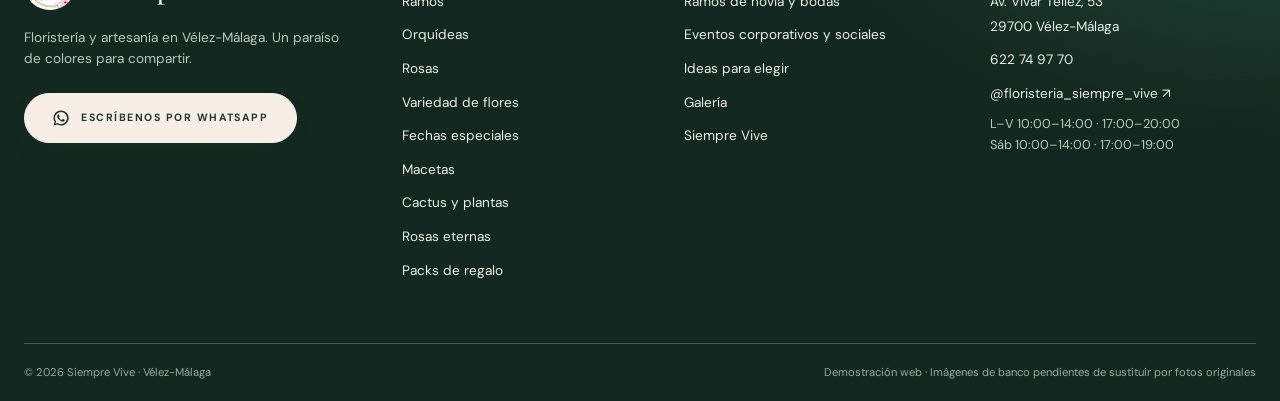
<file: orquideas.html>
<!doctype html>
<html lang="es">
<head>
  <meta charset="utf-8"><meta name="viewport" content="width=device-width, initial-scale=1">
  <title>Orquídeas en Vélez-Málaga | Siempre Vive</title><meta name="description" content="Conoce la categoría de orquídeas de Siempre Vive en Vélez-Málaga y pregunta por las opciones disponibles actualmente.">
  <!--og--><meta name="theme-color" content="#1d3a2f"><link rel="canonical" href="https://sefiro888.github.io/siemprevivemalaga/orquideas.html"><link rel="icon" type="image/png" sizes="32x32" href="assets/images/compartir/favicon-32.png"><link rel="apple-touch-icon" href="assets/images/compartir/apple-touch-icon.png"><link rel="manifest" href="site.webmanifest">
  <meta property="og:type" content="website"><meta property="og:site_name" content="Floristería Siempre Vive"><meta property="og:locale" content="es_ES"><meta property="og:url" content="https://sefiro888.github.io/siemprevivemalaga/orquideas.html"><meta property="og:title" content="Orquídeas · Siempre Vive Vélez-Málaga"><meta property="og:description" content="Conoce la categoría de orquídeas de Siempre Vive en Vélez-Málaga y pregunta por las opciones disponibles actualmente.">
  <meta property="og:image" content="https://sefiro888.github.io/siemprevivemalaga/assets/images/compartir/orquideas.jpg"><meta property="og:image:secure_url" content="https://sefiro888.github.io/siemprevivemalaga/assets/images/compartir/orquideas.jpg"><meta property="og:image:type" content="image/jpeg"><meta property="og:image:width" content="1200"><meta property="og:image:height" content="630"><meta property="og:image:alt" content="Orquídeas · Siempre Vive Vélez-Málaga">
  <meta name="twitter:card" content="summary_large_image"><meta name="twitter:title" content="Orquídeas · Siempre Vive Vélez-Málaga"><meta name="twitter:description" content="Conoce la categoría de orquídeas de Siempre Vive en Vélez-Málaga y pregunta por las opciones disponibles actualmente."><meta name="twitter:image" content="https://sefiro888.github.io/siemprevivemalaga/assets/images/compartir/orquideas.jpg">
  <link rel="preload" as="image" href="assets/images/cabeceras/orquideas.webp"><link rel="preconnect" href="https://fonts.googleapis.com"><link rel="preconnect" href="https://fonts.gstatic.com" crossorigin><link rel="stylesheet" href="https://fonts.googleapis.com/css2?family=Cormorant+Garamond:ital,wght@0,400;0,500;0,600;1,400;1,500&amp;family=DM+Sans:wght@400;500;600;700&amp;family=Pinyon+Script&amp;display=swap"><link rel="stylesheet" href="assets/css/styles.css?v=09261143"><link rel="stylesheet" href="assets/css/premium.css?v=09261143"><script defer src="assets/js/site.js?v=09261143"></script>
</head>
<body>
<a class="skip-link" href="#contenido">Saltar al contenido</a>
<header class="site-header">
  <div class="topbar"><div class="container topbar-inner"><span class="topbar-msg"><span aria-hidden="true">✿</span> Floristería y artesanía en Vélez-Málaga</span><span class="topbar-links"><a href="tel:+34622749770">622 74 97 70</a><span aria-hidden="true">·</span><a href="https://www.instagram.com/floristeria_siempre_vive/" target="_blank" rel="noopener noreferrer">Instagram</a><span aria-hidden="true">·</span><a href="index.html#contacto">Av. Vivar Téllez, 53</a></span></div></div>
  <div class="header-main"><div class="container header-inner">
    <a class="brand" href="index.html" aria-label="Siempre Vive, ir al inicio"><img src="logo.jpeg" width="64" height="64" alt=""><span class="brand-copy"><span class="brand-name">Siempre Vive</span><span class="brand-sub">Floristería · Artesanía</span></span></a>
    <nav class="desktop-nav" aria-label="Navegación principal">
      <div class="nav-dropdown nav-mega"><button class="nav-trigger is-active" type="button" aria-expanded="false" aria-controls="mega-colecciones">Colecciones <svg viewBox="0 0 12 8" aria-hidden="true"><path d="m1 1 5 5 5-5" fill="none" stroke="currentColor" stroke-width="1.5"/></svg></button>
        <div class="dropdown-panel mega-panel" id="mega-colecciones"><div class="mega-inner">
          <div class="mega-intro"><span class="script">Nuestras</span><strong>colecciones</strong><p>Flores, plantas y detalles para cada forma de sentir. Elige una colección y pídela directamente por WhatsApp.</p><a class="text-link" href="index.html#flores">Verlas todas <span aria-hidden="true">↗</span></a><img class="mega-orn" src="assets/images/adornos/esquina-sup.webp" alt="" aria-hidden="true"></div>
          <div class="mega-grid"><a class="mega-item" href="ramos.html"><img src="assets/images/thumbs/ramos.webp" alt="" width="56" height="56" loading="lazy"><span><strong>Ramos</strong><small>El detalle que habla</small></span></a><a class="mega-item is-active" href="orquideas.html"><img src="assets/images/thumbs/orquideas.webp" alt="" width="56" height="56" loading="lazy"><span><strong>Orquídeas</strong><small>Elegancia natural</small></span></a><a class="mega-item" href="rosas.html"><img src="assets/images/thumbs/rosas.webp" alt="" width="56" height="56" loading="lazy"><span><strong>Rosas</strong><small>Un gesto clásico</small></span></a><a class="mega-item" href="variedad-de-flores.html"><img src="assets/images/thumbs/variedad.webp" alt="" width="56" height="56" loading="lazy"><span><strong>Variedad de flores</strong><small>Color en cada pétalo</small></span></a><a class="mega-item" href="fechas-especiales.html"><img src="assets/images/thumbs/fechas.webp" alt="" width="56" height="56" loading="lazy"><span><strong>Fechas especiales</strong><small>Momentos que importan</small></span></a><a class="mega-item" href="macetas.html"><img src="assets/images/thumbs/macetas.webp" alt="" width="56" height="56" loading="lazy"><span><strong>Macetas</strong><small>Un rincón con vida</small></span></a><a class="mega-item" href="cactus-y-plantas.html"><img src="assets/images/thumbs/cactus.webp" alt="" width="56" height="56" loading="lazy"><span><strong>Cactus y plantas</strong><small>Verdes singulares</small></span></a><a class="mega-item" href="rosas-eternas.html"><img src="assets/images/thumbs/rosas-eternas.webp" alt="" width="56" height="56" loading="lazy"><span><strong>Rosas eternas</strong><small>Un recuerdo que permanece</small></span></a><a class="mega-item" href="packs-de-regalo.html"><img src="assets/images/thumbs/packs.webp" alt="" width="56" height="56" loading="lazy"><span><strong>Packs de regalo</strong><small>Detalles con intención</small></span></a></div>
          <a class="mega-feature" href="galeria.html"><img src="assets/images/thumbs/galeria.webp" alt="" loading="lazy"><span><small>Inspírate</small><strong>Galería de trabajos</strong><em>Ver galería ↗</em></span></a>
        </div></div>
      </div>
      <div class="nav-dropdown nav-spec"><button class="nav-trigger" type="button" aria-expanded="false" aria-controls="menu-bodas">Bodas y eventos <svg viewBox="0 0 12 8" aria-hidden="true"><path d="m1 1 5 5 5-5" fill="none" stroke="currentColor" stroke-width="1.5"/></svg></button>
        <div class="dropdown-panel spec-panel" id="menu-bodas"><a class="spec-item" href="bodas.html"><span class="spec-img"><img src="assets/images/thumbs/bodas-card.webp" alt="" loading="lazy"></span><strong>Ramos de novia y bodas</strong><small>Arreglos que capturan la esencia de vuestro amor</small></a><a class="spec-item" href="eventos.html"><span class="spec-img"><img src="assets/images/thumbs/eventos-card.webp" alt="" loading="lazy"></span><strong>Eventos corporativos y sociales</strong><small>Elegancia y sofisticación para cada evento</small></a></div>
      </div>
      <a class="nav-link" href="galeria.html">Galería</a>
      <a class="nav-link" href="index.html#ideas">Ideas para elegir</a>
      <a class="nav-link" href="sobre-nosotros.html">Siempre Vive</a>
      <a class="nav-link" href="index.html#contacto">Contacto</a>
    </nav>
    <a class="header-cta" href="https://wa.me/34622749770" data-wa="" target="_blank" rel="noopener noreferrer"><span class="cta-dot" aria-hidden="true"></span>Pedir por WhatsApp</a>
    <button class="menu-toggle" type="button" aria-label="Abrir menú" aria-controls="mobile-menu" aria-expanded="false"><span></span><span></span><span></span></button>
  </div></div>
  <nav class="mobile-nav" id="mobile-menu" aria-label="Navegación móvil" inert>
    
    <div class="mnav-head"><a class="brand" href="index.html"><img src="logo.jpeg" width="48" height="48" alt=""><span class="brand-name">Siempre Vive</span></a><button class="mnav-close" type="button" aria-label="Cerrar menú"><span></span><span></span></button></div>
    <div class="mnav-body">
      <div class="mnav-links">
        <a href="index.html"><small>01</small>Inicio</a>
        <a href="galeria.html"><small>02</small>Galería</a>
        <a href="index.html#ideas"><small>03</small>Ideas para elegir</a>
        <a href="sobre-nosotros.html"><small>04</small>Siempre Vive</a>
        <a href="index.html#contacto"><small>05</small>Contacto</a>
      </div>
      <p class="mnav-label">Bodas y eventos</p>
      <div class="mnav-spec"><a class="mspec" href="bodas.html"><img src="assets/images/thumbs/bodas-card.webp" alt="" loading="lazy"><span>Ramos de novia y bodas</span></a><a class="mspec" href="eventos.html"><img src="assets/images/thumbs/eventos-card.webp" alt="" loading="lazy"><span>Eventos corporativos y sociales</span></a></div>
      <p class="mnav-label">Colecciones <span aria-hidden="true">→ desliza</span></p>
      <div class="mnav-chips"><a class="mchip" href="ramos.html"><img src="assets/images/thumbs/ramos.webp" alt="" width="64" height="64" loading="lazy"><span>Ramos</span></a><a class="mchip is-active" href="orquideas.html"><img src="assets/images/thumbs/orquideas.webp" alt="" width="64" height="64" loading="lazy"><span>Orquídeas</span></a><a class="mchip" href="rosas.html"><img src="assets/images/thumbs/rosas.webp" alt="" width="64" height="64" loading="lazy"><span>Rosas</span></a><a class="mchip" href="variedad-de-flores.html"><img src="assets/images/thumbs/variedad.webp" alt="" width="64" height="64" loading="lazy"><span>Variedad de flores</span></a><a class="mchip" href="fechas-especiales.html"><img src="assets/images/thumbs/fechas.webp" alt="" width="64" height="64" loading="lazy"><span>Fechas especiales</span></a><a class="mchip" href="macetas.html"><img src="assets/images/thumbs/macetas.webp" alt="" width="64" height="64" loading="lazy"><span>Macetas</span></a><a class="mchip" href="cactus-y-plantas.html"><img src="assets/images/thumbs/cactus.webp" alt="" width="64" height="64" loading="lazy"><span>Cactus y plantas</span></a><a class="mchip" href="rosas-eternas.html"><img src="assets/images/thumbs/rosas-eternas.webp" alt="" width="64" height="64" loading="lazy"><span>Rosas eternas</span></a><a class="mchip" href="packs-de-regalo.html"><img src="assets/images/thumbs/packs.webp" alt="" width="64" height="64" loading="lazy"><span>Packs de regalo</span></a></div>
      <div class="mnav-foot"><a class="button btn-light-wa" href="https://wa.me/34622749770" data-wa="" target="_blank" rel="noopener noreferrer">Pedir por WhatsApp</a><div class="mnav-contact"><a href="tel:+34622749770">622 74 97 70</a><a href="https://www.instagram.com/floristeria_siempre_vive/" target="_blank" rel="noopener noreferrer">Instagram ↗</a></div><span class="script">con amor, Siempre Vive</span></div>
      <img class="mnav-orn-b" src="assets/images/adornos/guirnalda-fina.webp" alt="" aria-hidden="true">
    </div>
  </nav>
</header>
<main id="contenido">
<section class="page-hero" aria-labelledby="page-title"><div class="page-hero-copy"><nav class="breadcrumb" aria-label="Ruta de navegación"><a href="index.html">Inicio</a><span aria-hidden="true">/</span><span aria-current="page">Orquídeas</span></nav><span class="eyebrow">Una presencia delicada</span><h1 id="page-title">Orquídeas</h1><p>Las orquídeas tienen una forma de llamar la atención sin levantar la voz. Si te apetece regalar una o darle un lugar en casa, pregunta por las opciones del momento.</p><div class="hero-actions"><a class="button" href="https://wa.me/34622749770?text=Hola%2C%20quer%C3%ADa%20consultar%20si%20ten%C3%A9is%20orqu%C3%ADdeas%20disponibles%20actualmente." target="_blank" rel="noopener noreferrer">Pedir Orquídeas por WhatsApp</a><a class="button button-outline" href="index.html#flores">Ver todas las flores ↗</a></div></div><div class="hero-visual"><div class="page-hero-image"><img src="assets/images/cabeceras/orquideas.webp" alt="Orquídeas fucsia en flor, imagen de banco" fetchpriority="high"><span class="photo-tag">Imagen de banco</span></div></div></section>
<div class="marquee" aria-label="Ramos, plantas, arreglos personalizados y flores para ocasiones especiales"><div class="marquee-track" aria-hidden="true"><div class="marquee-group"><span>Ramos para regalar</span><span>Plantas para tu espacio</span><span>Arreglos personalizados</span><span>Flores para ocasiones especiales</span></div><div class="marquee-group"><span>Ramos para regalar</span><span>Plantas para tu espacio</span><span>Arreglos personalizados</span><span>Flores para ocasiones especiales</span></div></div></div>
  <section class="category-body container" aria-labelledby="category-lead"><div class="category-lead lead-v2"><div class="lead-intro" data-reveal><span class="eyebrow">Descubre orquídeas</span><h2 id="category-lead">La belleza de lo sutil.</h2><p class="lead-p">Sus líneas y pétalos crean una presencia serena. En Siempre Vive puedes consultar si hay orquídeas disponibles y hablar sobre la idea que tienes en mente, tanto si buscas un regalo como si quieres decorar un rincón.</p><div class="orn-quote" data-reveal><img class="orn" src="assets/images/adornos/orquideas.webp" alt="" aria-hidden="true" loading="lazy"><div><span class="orn-quote-eyebrow">Belleza serena</span><p class="orn-quote-text">Una presencia delicada para disfrutar despacio.</p></div></div></div><aside class="offer-card" data-reveal="right"><span class="eyebrow">Qué puedes encargar</span><ul class="offer-list"><li><span>01</span><div><strong>Orquídea en maceta</strong><small>Phalaenopsis de una o dos varas, lista para regalar y fácil de cuidar.</small></div></li><li><span>02</span><div><strong>Composición de orquídeas</strong><small>Varias plantas reunidas en un mismo recipiente para lucir en grande.</small></div></li><li><span>03</span><div><strong>Con maceta decorativa</strong><small>Acompañada de cerámica o cestería para integrarla en tu casa.</small></div></li><li><span>04</span><div><strong>Vara de orquídea</strong><small>Como protagonista de un ramo o de un centro para ocasiones especiales.</small></div></li></ul><p class="offer-label">Ideal para</p><ul class="chips"><li>Casa nueva</li><li>Nacimientos</li><li>Regalo de empresa</li><li>Decoración</li></ul><a class="button" href="https://wa.me/34622749770" target="_blank" rel="noopener noreferrer">Pedir Orquídeas por WhatsApp</a><p class="offer-note">Disponibilidad y precios según temporada: te lo confirmamos por WhatsApp.</p></aside><!--/lead--></div><div class="category-points"><article data-reveal><span>01 /</span><h3>Para regalar</h3><p>Un detalle elegante cuando quieres salir de lo habitual.</p></article><article data-reveal><span>02 /</span><h3>Para un espacio</h3><p>Una flor con carácter para acompañar interiores.</p></article><article data-reveal><span>03 /</span><h3>Consulta actual</h3><p>Variedades y colores dependen de la disponibilidad.</p></article></div></section>
<section class="container category-gallery" aria-label="Imágenes de inspiración para orquídeas"><figure data-reveal data-lightbox><img src="assets/images/ilustracion-01.webp" alt="Orquídea rosa pálida en imagen ilustrativa" loading="lazy"><figcaption>Imagen de inspiración, no producto confirmado.</figcaption></figure><figure data-reveal data-lightbox><img src="assets/images/ilustracion-03.webp" alt="Orquídea rosa moteada en imagen ilustrativa" loading="lazy"><figcaption>Imagen de inspiración, no producto confirmado.</figcaption></figure></section>
<div class="orn-divider" aria-hidden="true"><img src="assets/images/adornos/divisor.webp" alt="" loading="lazy"></div>
<section class="field-guide" aria-labelledby="field-title"><div class="container field-guide-head"><span class="eyebrow">Cuaderno floral</span><h2 id="field-title">Una familia, miles de formas</h2><p>Las orquídeas son diversas: conocer el género es el primer paso para cuidarlas bien.</p></div><div class="container field-guide-layout"><article class="field-story" data-reveal><span class="eyebrow">Origen y significado</span><h3>La historia detrás de la flor</h3><p>La familia Orchidaceae tiene una larga historia evolutiva y vive en hábitats muy distintos. Algunas especies crecen en el suelo; otras se sujetan a los árboles sin extraerles alimento. Por eso una pauta genérica para «todas las orquídeas» suele fallar. La Phalaenopsis es frecuente en interior, pero conviene preguntar qué género es el ejemplar disponible.</p><div class="field-facts"><div><strong>Raíces especiales</strong><span>Muchas orquídeas de interior usan sustrato aireado, como corteza, en vez de tierra compacta.</span></div><div><strong>Floración</strong><span>Una flor marchita no significa necesariamente que la planta haya terminado su ciclo.</span></div></div><a class="field-source" href="https://www.kew.org/about-us/press-media/orchids-dinosaurs" target="_blank" rel="noopener noreferrer">Historia botánica: Kew ↗</a></article><div class="care-panel" data-reveal><span class="eyebrow">Para disfrutar más tiempo</span><h3>Guía para Phalaenopsis</h3><details open><summary>Luz</summary><p>Busca claridad abundante sin sol fuerte directo, especialmente en verano. Las hojas no deben recalentarse tras el cristal.</p></details><details><summary>Riego</summary><p>Comprueba el sustrato antes de regar. Empapa, deja escurrir por completo y no mantengas la maceta interior dentro de agua acumulada.</p></details><details><summary>Corona y raíces</summary><p>Evita que quede agua retenida en el centro de las hojas. Usa un recipiente con drenaje y un sustrato apropiado para orquídeas.</p></details><details><summary>Después de florecer</summary><p>No deseches la planta. Mantén luz y cuidados estables; una nueva vara puede aparecer más adelante. Pregunta antes de podar si no conoces el tipo.</p></details><details><summary>Señales de alerta</summary><p>Raíces blandas o mal olor sugieren exceso de humedad. Hojas muy pálidas o quemadas pueden indicar demasiada luz directa.</p></details><a class="field-source" href="https://www.rhs.org.uk/plants/phalaenopsis/growing-guide" target="_blank" rel="noopener noreferrer">Consejos contrastados con la RHS ↗</a></div></div></section>
<section class="practical" aria-labelledby="practical-title"><div class="container"><div class="practical-head"><span class="eyebrow">Guía práctica</span><h2 id="practical-title">Una orquídea sana empieza por sus raíces</h2><p>Estas pautas se refieren a Phalaenopsis, habitual en interiores. Otras orquídeas pueden necesitar condiciones diferentes.</p></div><div class="practical-grid"><article data-reveal><span>01 / Sustrato</span><h3>¿Tierra universal?</h3><p>No para Phalaenopsis. Usa mezcla abierta basada en corteza para orquídeas: las raíces requieren aire. El sustrato compacto puede retener demasiada agua.</p></article><article data-reveal><span>02 / Maceta</span><h3>¿Debe drenar?</h3><p>Sí. Una maceta interior con agujeros facilita revisar raíces y escurrir por completo; el cubremacetas decorativo no debe acumular agua.</p></article><article data-reveal><span>03 / Riego</span><h3>¿Por calendario?</h3><p>No. Comprueba el sustrato y el aspecto de las raíces antes de regar. Humedece bien y deja salir toda el agua; evita el centro de las hojas.</p></article><article data-reveal><span>04 / Luz</span><h3>¿Sol directo?</h3><p>Prefiere luz brillante filtrada. En una ventana de sol fuerte, usa visillo o sepárala unos centímetros del cristal.</p></article><article data-reveal><span>05 / Abono</span><h3>¿Cuándo alimentarla?</h3><p>Durante el crecimiento puede usarse un fertilizante específico para orquídeas, suave y siguiendo la etiqueta; no compenses problemas de raíz con más abono.</p></article><article data-reveal><span>06 / Trasplante</span><h3>¿Cuándo cambiar corteza?</h3><p>La corteza se degrada con el tiempo; cuando esté muy descompuesta o la planta haya superado el recipiente, consulta el momento de renovar sustrato y maceta.</p></article></div></div></section><section class="placement" aria-labelledby="placement-title"><div class="container"><div class="placement-head"><span class="eyebrow">Cómo lucen mejor</span><h2 id="placement-title">Un lugar para cada detalle.</h2><p>La flor o planta cambia un espacio cuando su tamaño, luz y función se tienen en cuenta.</p></div><div class="placement-grid"><article data-reveal><span>01</span><h3>Ventana luminosa</h3><p>Una orientación este u oeste, con luz tamizada, suele favorecer una Phalaenopsis.</p></article><article data-reveal><span>02</span><h3>Consola del salón</h3><p>Sus varas dan altura y elegancia si llega suficiente luz natural.</p></article><article data-reveal><span>03</span><h3>Rincón de lectura</h3><p>Una sola maceta puede aportar una nota escultórica sin recargar.</p></article><article data-reveal><span>04</span><h3>Evita radiadores</h3><p>Aire caliente, corrientes y agua retenida deterioran la planta.</p></article></div></div></section>
  <section class="container category-cta" aria-labelledby="cta-title"><img class="orn orn-cta" src="assets/images/adornos/portada-esquina.webp" alt="" aria-hidden="true" loading="lazy"><div><span class="eyebrow">¿Buscas algo especial?</span><h2 id="cta-title">Cuéntanos qué tienes en mente.</h2><p>Escríbenos con tu idea para consultar disponibilidad y detalles. Las fotografías son de inspiración y no representan productos disponibles en tienda.</p></div><a class="button" href="https://wa.me/34622749770?text=Hola%2C%20quer%C3%ADa%20consultar%20si%20ten%C3%A9is%20orqu%C3%ADdeas%20disponibles%20actualmente." target="_blank" rel="noopener noreferrer">Pedir Orquídeas por WhatsApp</a></section>
  <section class="related container" aria-labelledby="related-title"><h2 id="related-title">Quizá también te gusten</h2><div class="related-links"><a href="bodas.html">Bodas ↗</a><a href="eventos.html">Eventos ↗</a><a href="galeria.html">Galería ↗</a><a href="macetas.html">Macetas ↗</a><a href="variedad-de-flores.html">Variedad de flores ↗</a><a href="ramos.html">Ramos ↗</a><a href="index.html#flores">Todas las categorías ↗</a></div></section>
</main>
<div class="footer-garland" aria-hidden="true"><img class="orn-garland" src="assets/images/adornos/guirnalda.webp" alt="" loading="lazy"><p class="script">Gracias por dejarnos formar parte de tus momentos</p></div>
<footer class="footer"><div class="container"><div class="footer-top">
  <div class="footer-about"><a class="footer-brand" href="index.html"><img src="logo.jpeg" width="56" height="56" alt="" loading="lazy">Siempre Vive</a><p>Floristería y artesanía en Vélez-Málaga. Un paraíso de colores para compartir.</p><a class="button btn-light-wa" href="https://wa.me/34622749770" data-wa="" target="_blank" rel="noopener noreferrer">Escríbenos por WhatsApp</a></div>
  <div><small>Colecciones</small><ul><li><a href="ramos.html">Ramos</a></li><li><a href="orquideas.html">Orquídeas</a></li><li><a href="rosas.html">Rosas</a></li><li><a href="variedad-de-flores.html">Variedad de flores</a></li><li><a href="fechas-especiales.html">Fechas especiales</a></li><li><a href="macetas.html">Macetas</a></li><li><a href="cactus-y-plantas.html">Cactus y plantas</a></li><li><a href="rosas-eternas.html">Rosas eternas</a></li><li><a href="packs-de-regalo.html">Packs de regalo</a></li></ul></div>
  <div><small>Especialidades</small><ul><li><a href="bodas.html">Ramos de novia y bodas</a></li><li><a href="eventos.html">Eventos corporativos y sociales</a></li><li><a href="index.html#ideas">Ideas para elegir</a></li><li><a href="galeria.html">Galería</a></li><li><a href="sobre-nosotros.html">Siempre Vive</a></li></ul></div>
  <div><small>Visítanos</small><ul><li><a href="https://www.google.com/maps/search/?api=1&amp;query=Av.%20Vivar%20T%C3%A9llez%2053%2C%2029700%20V%C3%A9lez-M%C3%A1laga" target="_blank" rel="noopener noreferrer">Av. Vivar Téllez, 53<br>29700 Vélez-Málaga</a></li><li><a href="tel:+34622749770">622 74 97 70</a></li><li><a href="https://www.instagram.com/floristeria_siempre_vive/" target="_blank" rel="noopener noreferrer">@floristeria_siempre_vive ↗</a></li><li class="footer-hours">L–V 10:00–14:00 · 17:00–20:00<br>Sáb 10:00–14:00 · 17:00–19:00</li></ul></div>
</div><div class="footer-bottom"><span>© 2026 Siempre Vive · Vélez-Málaga</span><span>Demostración web · Imágenes de banco pendientes de sustituir por fotos originales</span></div></div></footer>
</body></html>
</file>
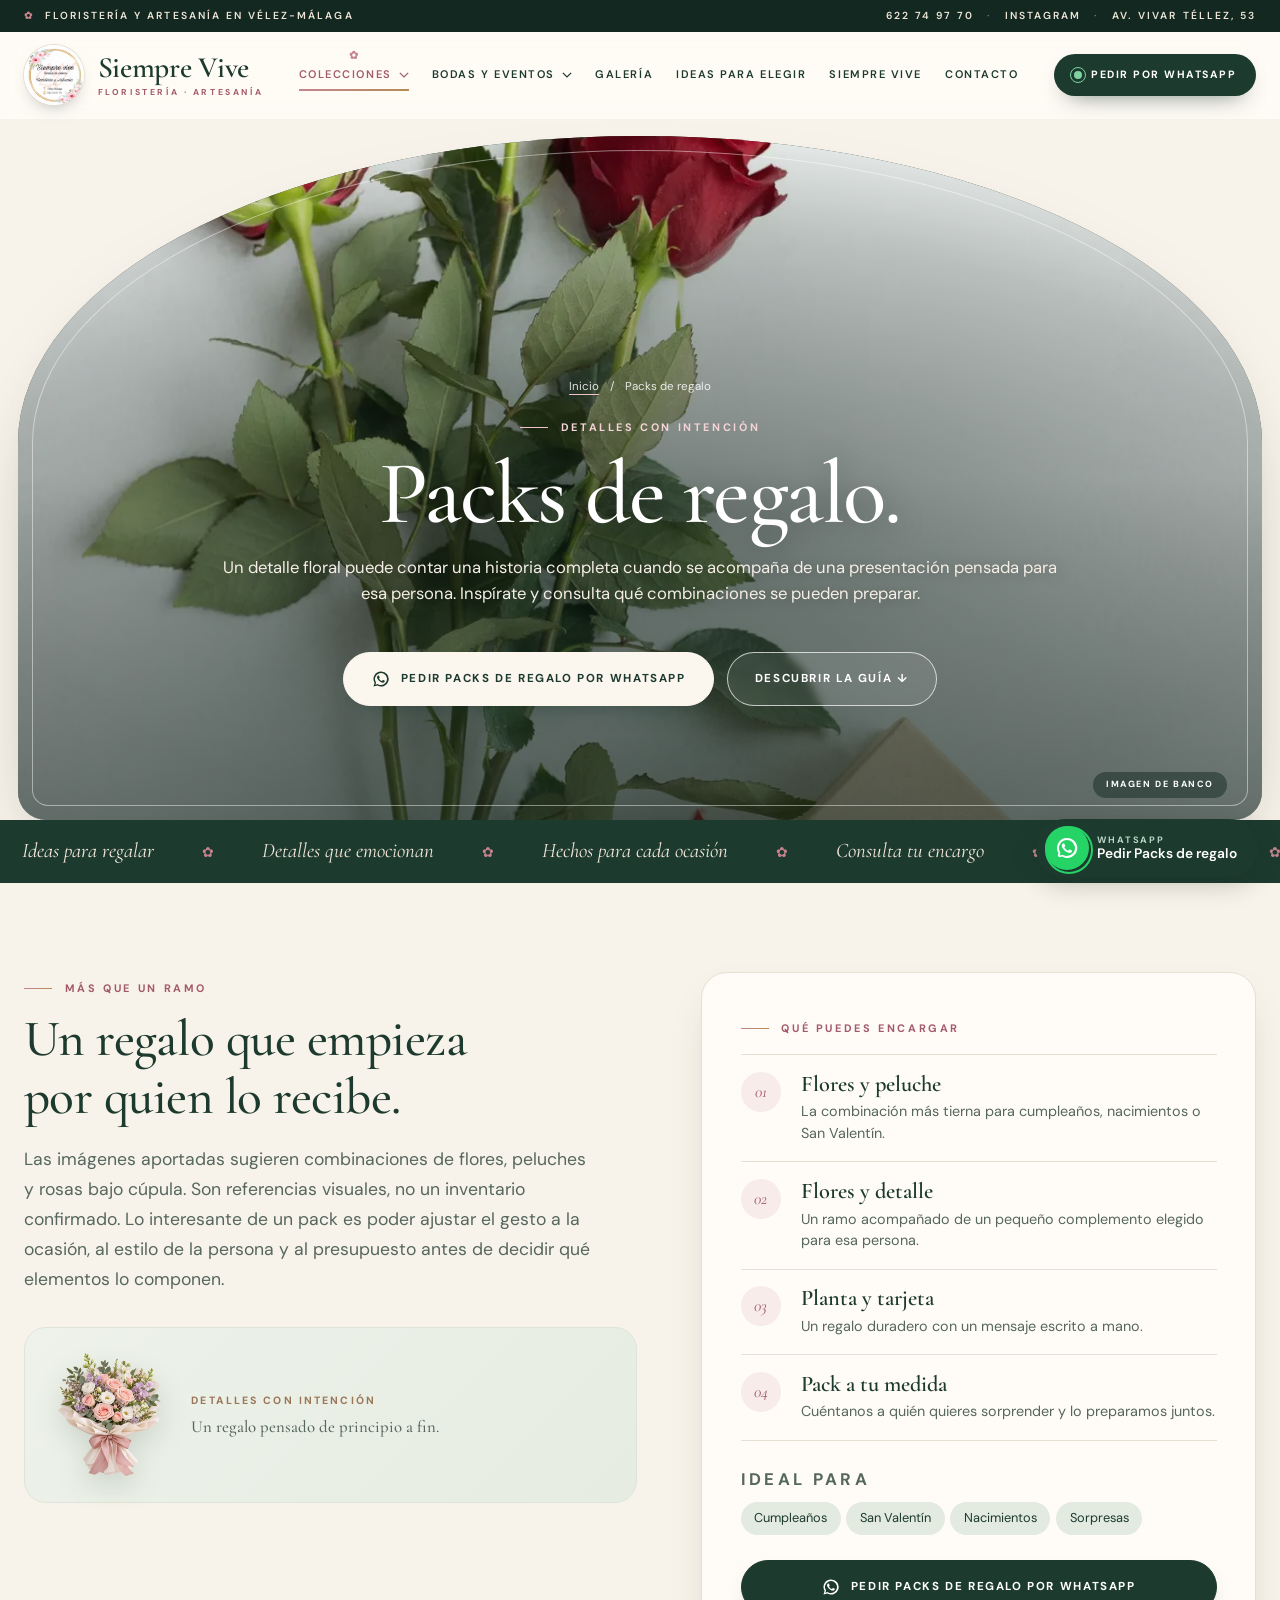
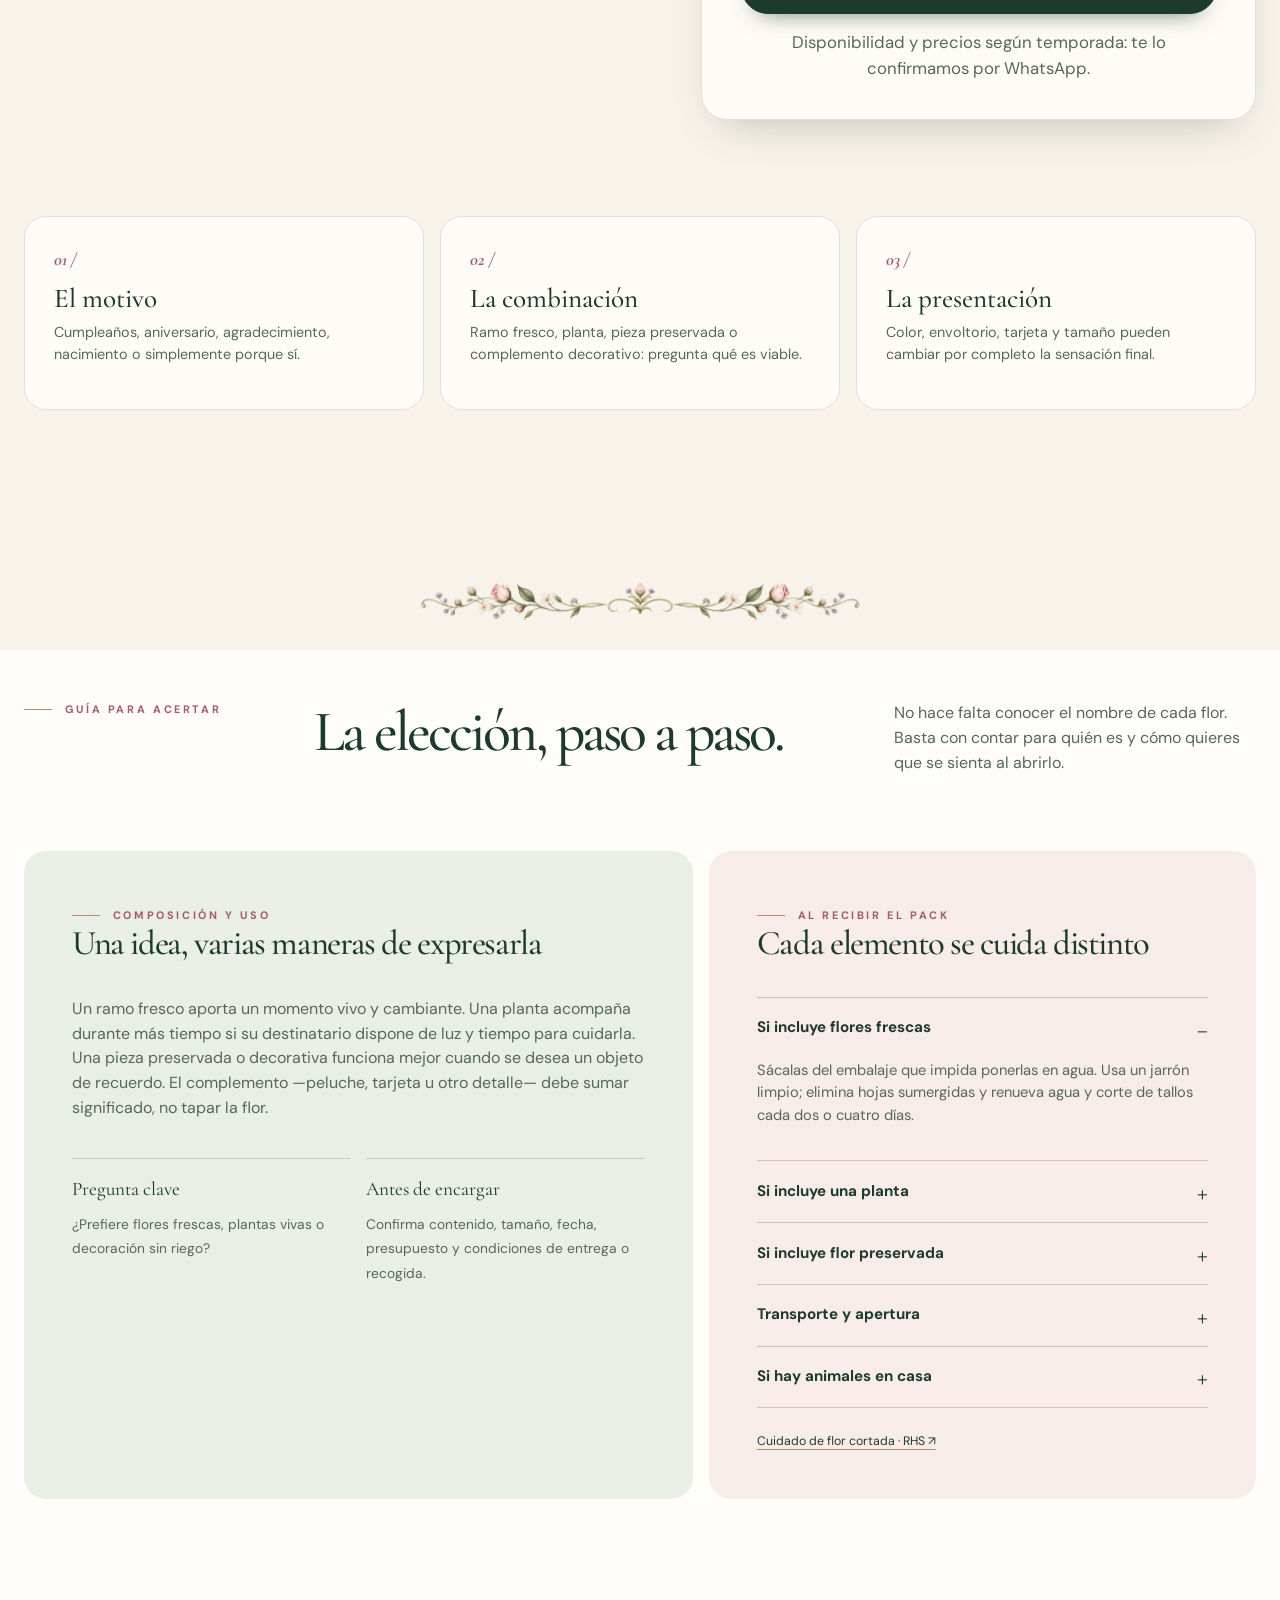
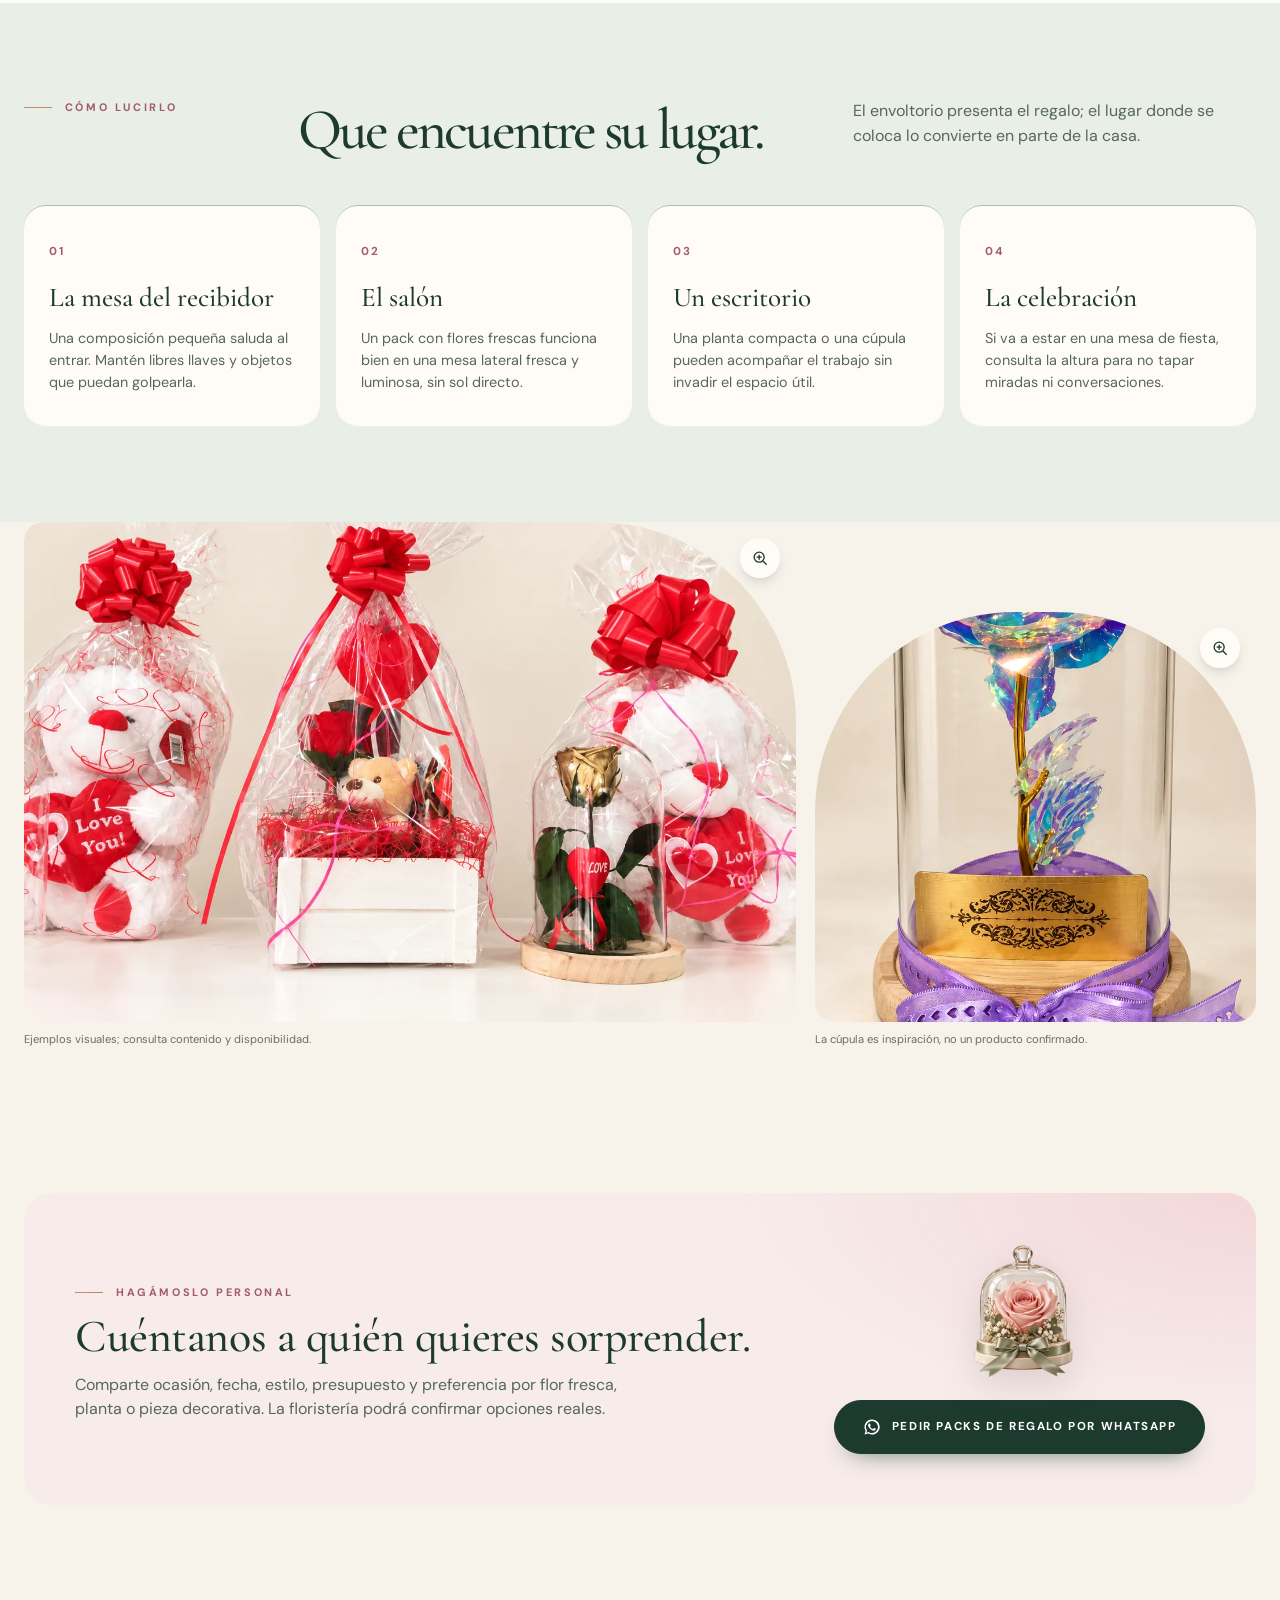
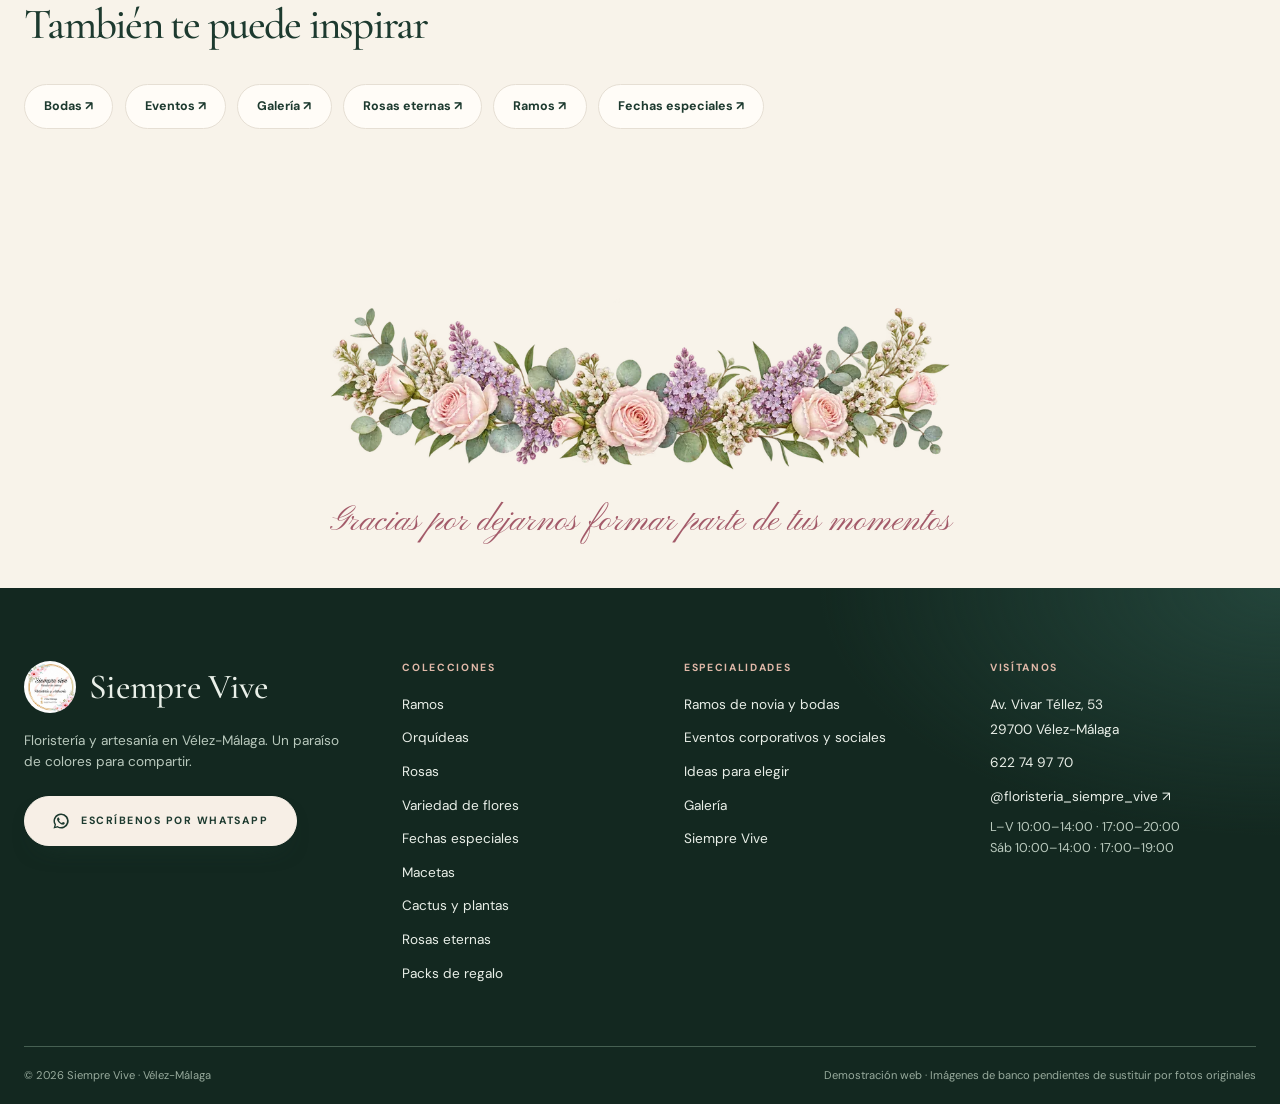
<file: packs-de-regalo.html>
<!doctype html>
<html lang="es">
<head>
  <meta charset="utf-8"><meta name="viewport" content="width=device-width, initial-scale=1">
  <title>Packs de regalo y detalles florales | Siempre Vive</title><meta name="description" content="Ideas de packs de regalo con flores, detalles decorativos y presentaciones personalizadas. Guía para elegir, cuidar y regalar en Siempre Vive.">
  <!--og--><meta name="theme-color" content="#1d3a2f"><link rel="canonical" href="https://sefiro888.github.io/siemprevivemalaga/packs-de-regalo.html"><link rel="icon" type="image/png" sizes="32x32" href="assets/images/compartir/favicon-32.png"><link rel="apple-touch-icon" href="assets/images/compartir/apple-touch-icon.png"><link rel="manifest" href="site.webmanifest">
  <meta property="og:type" content="website"><meta property="og:site_name" content="Floristería Siempre Vive"><meta property="og:locale" content="es_ES"><meta property="og:url" content="https://sefiro888.github.io/siemprevivemalaga/packs-de-regalo.html"><meta property="og:title" content="Packs de regalo con flores · Siempre Vive"><meta property="og:description" content="Ideas de packs de regalo con flores, detalles decorativos y presentaciones personalizadas. Guía para elegir, cuidar y regalar en Siempre Vive.">
  <meta property="og:image" content="https://sefiro888.github.io/siemprevivemalaga/assets/images/compartir/packs-de-regalo.jpg"><meta property="og:image:secure_url" content="https://sefiro888.github.io/siemprevivemalaga/assets/images/compartir/packs-de-regalo.jpg"><meta property="og:image:type" content="image/jpeg"><meta property="og:image:width" content="1200"><meta property="og:image:height" content="630"><meta property="og:image:alt" content="Packs de regalo con flores · Siempre Vive">
  <meta name="twitter:card" content="summary_large_image"><meta name="twitter:title" content="Packs de regalo con flores · Siempre Vive"><meta name="twitter:description" content="Ideas de packs de regalo con flores, detalles decorativos y presentaciones personalizadas. Guía para elegir, cuidar y regalar en Siempre Vive."><meta name="twitter:image" content="https://sefiro888.github.io/siemprevivemalaga/assets/images/compartir/packs-de-regalo.jpg">
  <link rel="preload" as="image" href="assets/images/cabeceras/packs.webp"><link rel="preconnect" href="https://fonts.googleapis.com"><link rel="preconnect" href="https://fonts.gstatic.com" crossorigin><link rel="stylesheet" href="https://fonts.googleapis.com/css2?family=Cormorant+Garamond:ital,wght@0,400;0,500;0,600;1,400;1,500&amp;family=DM+Sans:wght@400;500;600;700&amp;family=Pinyon+Script&amp;display=swap"><link rel="stylesheet" href="assets/css/styles.css?v=09261143"><link rel="stylesheet" href="assets/css/premium.css?v=09261143"><script defer src="assets/js/site.js?v=09261143"></script>
</head>
<body>
<a class="skip-link" href="#contenido">Saltar al contenido</a>
<header class="site-header">
  <div class="topbar"><div class="container topbar-inner"><span class="topbar-msg"><span aria-hidden="true">✿</span> Floristería y artesanía en Vélez-Málaga</span><span class="topbar-links"><a href="tel:+34622749770">622 74 97 70</a><span aria-hidden="true">·</span><a href="https://www.instagram.com/floristeria_siempre_vive/" target="_blank" rel="noopener noreferrer">Instagram</a><span aria-hidden="true">·</span><a href="index.html#contacto">Av. Vivar Téllez, 53</a></span></div></div>
  <div class="header-main"><div class="container header-inner">
    <a class="brand" href="index.html" aria-label="Siempre Vive, ir al inicio"><img src="logo.jpeg" width="64" height="64" alt=""><span class="brand-copy"><span class="brand-name">Siempre Vive</span><span class="brand-sub">Floristería · Artesanía</span></span></a>
    <nav class="desktop-nav" aria-label="Navegación principal">
      <div class="nav-dropdown nav-mega"><button class="nav-trigger is-active" type="button" aria-expanded="false" aria-controls="mega-colecciones">Colecciones <svg viewBox="0 0 12 8" aria-hidden="true"><path d="m1 1 5 5 5-5" fill="none" stroke="currentColor" stroke-width="1.5"/></svg></button>
        <div class="dropdown-panel mega-panel" id="mega-colecciones"><div class="mega-inner">
          <div class="mega-intro"><span class="script">Nuestras</span><strong>colecciones</strong><p>Flores, plantas y detalles para cada forma de sentir. Elige una colección y pídela directamente por WhatsApp.</p><a class="text-link" href="index.html#flores">Verlas todas <span aria-hidden="true">↗</span></a><img class="mega-orn" src="assets/images/adornos/esquina-sup.webp" alt="" aria-hidden="true"></div>
          <div class="mega-grid"><a class="mega-item" href="ramos.html"><img src="assets/images/thumbs/ramos.webp" alt="" width="56" height="56" loading="lazy"><span><strong>Ramos</strong><small>El detalle que habla</small></span></a><a class="mega-item" href="orquideas.html"><img src="assets/images/thumbs/orquideas.webp" alt="" width="56" height="56" loading="lazy"><span><strong>Orquídeas</strong><small>Elegancia natural</small></span></a><a class="mega-item" href="rosas.html"><img src="assets/images/thumbs/rosas.webp" alt="" width="56" height="56" loading="lazy"><span><strong>Rosas</strong><small>Un gesto clásico</small></span></a><a class="mega-item" href="variedad-de-flores.html"><img src="assets/images/thumbs/variedad.webp" alt="" width="56" height="56" loading="lazy"><span><strong>Variedad de flores</strong><small>Color en cada pétalo</small></span></a><a class="mega-item" href="fechas-especiales.html"><img src="assets/images/thumbs/fechas.webp" alt="" width="56" height="56" loading="lazy"><span><strong>Fechas especiales</strong><small>Momentos que importan</small></span></a><a class="mega-item" href="macetas.html"><img src="assets/images/thumbs/macetas.webp" alt="" width="56" height="56" loading="lazy"><span><strong>Macetas</strong><small>Un rincón con vida</small></span></a><a class="mega-item" href="cactus-y-plantas.html"><img src="assets/images/thumbs/cactus.webp" alt="" width="56" height="56" loading="lazy"><span><strong>Cactus y plantas</strong><small>Verdes singulares</small></span></a><a class="mega-item" href="rosas-eternas.html"><img src="assets/images/thumbs/rosas-eternas.webp" alt="" width="56" height="56" loading="lazy"><span><strong>Rosas eternas</strong><small>Un recuerdo que permanece</small></span></a><a class="mega-item is-active" href="packs-de-regalo.html"><img src="assets/images/thumbs/packs.webp" alt="" width="56" height="56" loading="lazy"><span><strong>Packs de regalo</strong><small>Detalles con intención</small></span></a></div>
          <a class="mega-feature" href="galeria.html"><img src="assets/images/thumbs/galeria.webp" alt="" loading="lazy"><span><small>Inspírate</small><strong>Galería de trabajos</strong><em>Ver galería ↗</em></span></a>
        </div></div>
      </div>
      <div class="nav-dropdown nav-spec"><button class="nav-trigger" type="button" aria-expanded="false" aria-controls="menu-bodas">Bodas y eventos <svg viewBox="0 0 12 8" aria-hidden="true"><path d="m1 1 5 5 5-5" fill="none" stroke="currentColor" stroke-width="1.5"/></svg></button>
        <div class="dropdown-panel spec-panel" id="menu-bodas"><a class="spec-item" href="bodas.html"><span class="spec-img"><img src="assets/images/thumbs/bodas-card.webp" alt="" loading="lazy"></span><strong>Ramos de novia y bodas</strong><small>Arreglos que capturan la esencia de vuestro amor</small></a><a class="spec-item" href="eventos.html"><span class="spec-img"><img src="assets/images/thumbs/eventos-card.webp" alt="" loading="lazy"></span><strong>Eventos corporativos y sociales</strong><small>Elegancia y sofisticación para cada evento</small></a></div>
      </div>
      <a class="nav-link" href="galeria.html">Galería</a>
      <a class="nav-link" href="index.html#ideas">Ideas para elegir</a>
      <a class="nav-link" href="sobre-nosotros.html">Siempre Vive</a>
      <a class="nav-link" href="index.html#contacto">Contacto</a>
    </nav>
    <a class="header-cta" href="https://wa.me/34622749770" data-wa="" target="_blank" rel="noopener noreferrer"><span class="cta-dot" aria-hidden="true"></span>Pedir por WhatsApp</a>
    <button class="menu-toggle" type="button" aria-label="Abrir menú" aria-controls="mobile-menu" aria-expanded="false"><span></span><span></span><span></span></button>
  </div></div>
  <nav class="mobile-nav" id="mobile-menu" aria-label="Navegación móvil" inert>
    
    <div class="mnav-head"><a class="brand" href="index.html"><img src="logo.jpeg" width="48" height="48" alt=""><span class="brand-name">Siempre Vive</span></a><button class="mnav-close" type="button" aria-label="Cerrar menú"><span></span><span></span></button></div>
    <div class="mnav-body">
      <div class="mnav-links">
        <a href="index.html"><small>01</small>Inicio</a>
        <a href="galeria.html"><small>02</small>Galería</a>
        <a href="index.html#ideas"><small>03</small>Ideas para elegir</a>
        <a href="sobre-nosotros.html"><small>04</small>Siempre Vive</a>
        <a href="index.html#contacto"><small>05</small>Contacto</a>
      </div>
      <p class="mnav-label">Bodas y eventos</p>
      <div class="mnav-spec"><a class="mspec" href="bodas.html"><img src="assets/images/thumbs/bodas-card.webp" alt="" loading="lazy"><span>Ramos de novia y bodas</span></a><a class="mspec" href="eventos.html"><img src="assets/images/thumbs/eventos-card.webp" alt="" loading="lazy"><span>Eventos corporativos y sociales</span></a></div>
      <p class="mnav-label">Colecciones <span aria-hidden="true">→ desliza</span></p>
      <div class="mnav-chips"><a class="mchip" href="ramos.html"><img src="assets/images/thumbs/ramos.webp" alt="" width="64" height="64" loading="lazy"><span>Ramos</span></a><a class="mchip" href="orquideas.html"><img src="assets/images/thumbs/orquideas.webp" alt="" width="64" height="64" loading="lazy"><span>Orquídeas</span></a><a class="mchip" href="rosas.html"><img src="assets/images/thumbs/rosas.webp" alt="" width="64" height="64" loading="lazy"><span>Rosas</span></a><a class="mchip" href="variedad-de-flores.html"><img src="assets/images/thumbs/variedad.webp" alt="" width="64" height="64" loading="lazy"><span>Variedad de flores</span></a><a class="mchip" href="fechas-especiales.html"><img src="assets/images/thumbs/fechas.webp" alt="" width="64" height="64" loading="lazy"><span>Fechas especiales</span></a><a class="mchip" href="macetas.html"><img src="assets/images/thumbs/macetas.webp" alt="" width="64" height="64" loading="lazy"><span>Macetas</span></a><a class="mchip" href="cactus-y-plantas.html"><img src="assets/images/thumbs/cactus.webp" alt="" width="64" height="64" loading="lazy"><span>Cactus y plantas</span></a><a class="mchip" href="rosas-eternas.html"><img src="assets/images/thumbs/rosas-eternas.webp" alt="" width="64" height="64" loading="lazy"><span>Rosas eternas</span></a><a class="mchip is-active" href="packs-de-regalo.html"><img src="assets/images/thumbs/packs.webp" alt="" width="64" height="64" loading="lazy"><span>Packs de regalo</span></a></div>
      <div class="mnav-foot"><a class="button btn-light-wa" href="https://wa.me/34622749770" data-wa="" target="_blank" rel="noopener noreferrer">Pedir por WhatsApp</a><div class="mnav-contact"><a href="tel:+34622749770">622 74 97 70</a><a href="https://www.instagram.com/floristeria_siempre_vive/" target="_blank" rel="noopener noreferrer">Instagram ↗</a></div><span class="script">con amor, Siempre Vive</span></div>
      <img class="mnav-orn-b" src="assets/images/adornos/guirnalda-fina.webp" alt="" aria-hidden="true">
    </div>
  </nav>
</header>
<main id="contenido">
<section class="page-hero" aria-labelledby="page-title"><div class="page-hero-copy"><nav class="breadcrumb" aria-label="Ruta de navegación"><a href="index.html">Inicio</a><span aria-hidden="true">/</span><span aria-current="page">Packs de regalo</span></nav><span class="eyebrow">Detalles con intención</span><h1 id="page-title">Packs de regalo.</h1><p>Un detalle floral puede contar una historia completa cuando se acompaña de una presentación pensada para esa persona. Inspírate y consulta qué combinaciones se pueden preparar.</p><div class="hero-actions"><a class="button" href="https://wa.me/34622749770" target="_blank" rel="noopener noreferrer">Pedir Packs de regalo por WhatsApp</a><a class="button button-outline" href="#guia">Descubrir la guía ↓</a></div></div><div class="hero-visual"><div class="page-hero-image"><img src="assets/images/cabeceras/packs.webp" alt="Rosas rojas junto a una caja de regalo, imagen de banco" fetchpriority="high"><span class="photo-tag">Imagen de banco</span></div></div></section>
<div class="marquee" aria-label="Detalles florales, regalos personalizados y cuidado que perdura"><div class="marquee-track" aria-hidden="true"><div class="marquee-group"><span>Ideas para regalar</span><span>Detalles que emocionan</span><span>Hechos para cada ocasión</span><span>Consulta tu encargo</span></div><div class="marquee-group"><span>Ideas para regalar</span><span>Detalles que emocionan</span><span>Hechos para cada ocasión</span><span>Consulta tu encargo</span></div></div></div>
<section class="container category-body" aria-labelledby="gift-intro"><div class="category-lead lead-v2"><div class="lead-intro" data-reveal><span class="eyebrow">Más que un ramo</span><h2 id="gift-intro">Un regalo que empieza por quien lo recibe.</h2><p class="lead-p">Las imágenes aportadas sugieren combinaciones de flores, peluches y rosas bajo cúpula. Son referencias visuales, no un inventario confirmado. Lo interesante de un pack es poder ajustar el gesto a la ocasión, al estilo de la persona y al presupuesto antes de decidir qué elementos lo componen.</p><div class="orn-quote" data-reveal><img class="orn" src="assets/images/adornos/fechas.webp" alt="" aria-hidden="true" loading="lazy"><div><span class="orn-quote-eyebrow">Detalles con intención</span><p class="orn-quote-text">Un regalo pensado de principio a fin.</p></div></div></div><aside class="offer-card" data-reveal="right"><span class="eyebrow">Qué puedes encargar</span><ul class="offer-list"><li><span>01</span><div><strong>Flores y peluche</strong><small>La combinación más tierna para cumpleaños, nacimientos o San Valentín.</small></div></li><li><span>02</span><div><strong>Flores y detalle</strong><small>Un ramo acompañado de un pequeño complemento elegido para esa persona.</small></div></li><li><span>03</span><div><strong>Planta y tarjeta</strong><small>Un regalo duradero con un mensaje escrito a mano.</small></div></li><li><span>04</span><div><strong>Pack a tu medida</strong><small>Cuéntanos a quién quieres sorprender y lo preparamos juntos.</small></div></li></ul><p class="offer-label">Ideal para</p><ul class="chips"><li>Cumpleaños</li><li>San Valentín</li><li>Nacimientos</li><li>Sorpresas</li></ul><a class="button" href="https://wa.me/34622749770" target="_blank" rel="noopener noreferrer">Pedir Packs de regalo por WhatsApp</a><p class="offer-note">Disponibilidad y precios según temporada: te lo confirmamos por WhatsApp.</p></aside><!--/lead--></div><div class="category-points"><article><span>01 /</span><h3>El motivo</h3><p>Cumpleaños, aniversario, agradecimiento, nacimiento o simplemente porque sí.</p></article><article><span>02 /</span><h3>La combinación</h3><p>Ramo fresco, planta, pieza preservada o complemento decorativo: pregunta qué es viable.</p></article><article><span>03 /</span><h3>La presentación</h3><p>Color, envoltorio, tarjeta y tamaño pueden cambiar por completo la sensación final.</p></article></div></section>
<div class="orn-divider" aria-hidden="true"><img src="assets/images/adornos/divisor.webp" alt="" loading="lazy"></div>
<section class="field-guide" id="guia" aria-labelledby="gift-guide"><div class="container field-guide-head"><span class="eyebrow">Guía para acertar</span><h2 id="gift-guide">La elección, paso a paso.</h2><p>No hace falta conocer el nombre de cada flor. Basta con contar para quién es y cómo quieres que se sienta al abrirlo.</p></div><div class="container field-guide-layout"><article class="field-story"><span class="eyebrow">Composición y uso</span><h3>Una idea, varias maneras de expresarla</h3><p>Un ramo fresco aporta un momento vivo y cambiante. Una planta acompaña durante más tiempo si su destinatario dispone de luz y tiempo para cuidarla. Una pieza preservada o decorativa funciona mejor cuando se desea un objeto de recuerdo. El complemento —peluche, tarjeta u otro detalle— debe sumar significado, no tapar la flor.</p><div class="field-facts"><div><strong>Pregunta clave</strong><span>¿Prefiere flores frescas, plantas vivas o decoración sin riego?</span></div><div><strong>Antes de encargar</strong><span>Confirma contenido, tamaño, fecha, presupuesto y condiciones de entrega o recogida.</span></div></div></article><div class="care-panel"><span class="eyebrow">Al recibir el pack</span><h3>Cada elemento se cuida distinto</h3><details open><summary>Si incluye flores frescas</summary><p>Sácalas del embalaje que impida ponerlas en agua. Usa un jarrón limpio; elimina hojas sumergidas y renueva agua y corte de tallos cada dos o cuatro días.</p></details><details><summary>Si incluye una planta</summary><p>Identifica la especie y pide su pauta de luz, sustrato y riego. Comprueba que la maceta interior drene y no dejes agua acumulada en el cubremacetas.</p></details><details><summary>Si incluye flor preservada</summary><p>No la riegues. Sitúala lejos del sol directo, humedad y fuentes de calor. Pregunta si el complemento es natural preservado o artificial.</p></details><details><summary>Transporte y apertura</summary><p>Mantén el pack vertical, evita el calor del coche y abre con cuidado para no golpear la cúpula ni aplastar los pétalos. Sigue las instrucciones específicas que acompañen a cada pieza.</p></details><details><summary>Si hay animales en casa</summary><p>Pregunta qué especies incluye el arreglo. En particular, los lirios del género Lilium son tóxicos para gatos; conviene evitarlos si conviven con ellos.</p></details><a class="field-source" href="https://www.rhs.org.uk/plants/for-places/cut-flowers-conditioning" target="_blank" rel="noopener noreferrer">Cuidado de flor cortada · RHS ↗</a></div></div></section>
<section class="placement" aria-labelledby="gift-placement"><div class="container"><div class="placement-head"><span class="eyebrow">Cómo lucirlo</span><h2 id="gift-placement">Que encuentre su lugar.</h2><p>El envoltorio presenta el regalo; el lugar donde se coloca lo convierte en parte de la casa.</p></div><div class="placement-grid"><article><span>01</span><h3>La mesa del recibidor</h3><p>Una composición pequeña saluda al entrar. Mantén libres llaves y objetos que puedan golpearla.</p></article><article><span>02</span><h3>El salón</h3><p>Un pack con flores frescas funciona bien en una mesa lateral fresca y luminosa, sin sol directo.</p></article><article><span>03</span><h3>Un escritorio</h3><p>Una planta compacta o una cúpula pueden acompañar el trabajo sin invadir el espacio útil.</p></article><article><span>04</span><h3>La celebración</h3><p>Si va a estar en una mesa de fiesta, consulta la altura para no tapar miradas ni conversaciones.</p></article></div></div></section>
<section class="container category-gallery" aria-label="Inspiración para packs de regalo"><figure data-reveal data-lightbox><img src="assets/images/ilustracion-10.webp" alt="Ejemplos ilustrativos de regalos con rosas y peluches" loading="lazy"><figcaption>Ejemplos visuales; consulta contenido y disponibilidad.</figcaption></figure><figure data-reveal data-lightbox><img src="assets/images/ilustracion-09.webp" alt="Rosa decorativa bajo cúpula como posible idea de regalo" loading="lazy"><figcaption>La cúpula es inspiración, no un producto confirmado.</figcaption></figure></section>
<section class="container category-cta"><img class="orn orn-cta" src="assets/images/adornos/regalos.webp" alt="" aria-hidden="true" loading="lazy"><div><span class="eyebrow">Hagámoslo personal</span><h2>Cuéntanos a quién quieres sorprender.</h2><p>Comparte ocasión, fecha, estilo, presupuesto y preferencia por flor fresca, planta o pieza decorativa. La floristería podrá confirmar opciones reales.</p></div><a class="button" href="https://wa.me/34622749770" target="_blank" rel="noopener noreferrer">Pedir Packs de regalo por WhatsApp</a></section>
<section class="related container"><h2>También te puede inspirar</h2><div class="related-links"><a href="bodas.html">Bodas ↗</a><a href="eventos.html">Eventos ↗</a><a href="galeria.html">Galería ↗</a><a href="rosas-eternas.html">Rosas eternas ↗</a><a href="ramos.html">Ramos ↗</a><a href="fechas-especiales.html">Fechas especiales ↗</a></div></section>
</main>
<div class="footer-garland" aria-hidden="true"><img class="orn-garland" src="assets/images/adornos/guirnalda.webp" alt="" loading="lazy"><p class="script">Gracias por dejarnos formar parte de tus momentos</p></div>
<footer class="footer"><div class="container"><div class="footer-top">
  <div class="footer-about"><a class="footer-brand" href="index.html"><img src="logo.jpeg" width="56" height="56" alt="" loading="lazy">Siempre Vive</a><p>Floristería y artesanía en Vélez-Málaga. Un paraíso de colores para compartir.</p><a class="button btn-light-wa" href="https://wa.me/34622749770" data-wa="" target="_blank" rel="noopener noreferrer">Escríbenos por WhatsApp</a></div>
  <div><small>Colecciones</small><ul><li><a href="ramos.html">Ramos</a></li><li><a href="orquideas.html">Orquídeas</a></li><li><a href="rosas.html">Rosas</a></li><li><a href="variedad-de-flores.html">Variedad de flores</a></li><li><a href="fechas-especiales.html">Fechas especiales</a></li><li><a href="macetas.html">Macetas</a></li><li><a href="cactus-y-plantas.html">Cactus y plantas</a></li><li><a href="rosas-eternas.html">Rosas eternas</a></li><li><a href="packs-de-regalo.html">Packs de regalo</a></li></ul></div>
  <div><small>Especialidades</small><ul><li><a href="bodas.html">Ramos de novia y bodas</a></li><li><a href="eventos.html">Eventos corporativos y sociales</a></li><li><a href="index.html#ideas">Ideas para elegir</a></li><li><a href="galeria.html">Galería</a></li><li><a href="sobre-nosotros.html">Siempre Vive</a></li></ul></div>
  <div><small>Visítanos</small><ul><li><a href="https://www.google.com/maps/search/?api=1&amp;query=Av.%20Vivar%20T%C3%A9llez%2053%2C%2029700%20V%C3%A9lez-M%C3%A1laga" target="_blank" rel="noopener noreferrer">Av. Vivar Téllez, 53<br>29700 Vélez-Málaga</a></li><li><a href="tel:+34622749770">622 74 97 70</a></li><li><a href="https://www.instagram.com/floristeria_siempre_vive/" target="_blank" rel="noopener noreferrer">@floristeria_siempre_vive ↗</a></li><li class="footer-hours">L–V 10:00–14:00 · 17:00–20:00<br>Sáb 10:00–14:00 · 17:00–19:00</li></ul></div>
</div><div class="footer-bottom"><span>© 2026 Siempre Vive · Vélez-Málaga</span><span>Demostración web · Imágenes de banco pendientes de sustituir por fotos originales</span></div></div></footer>
</body></html>
</file>
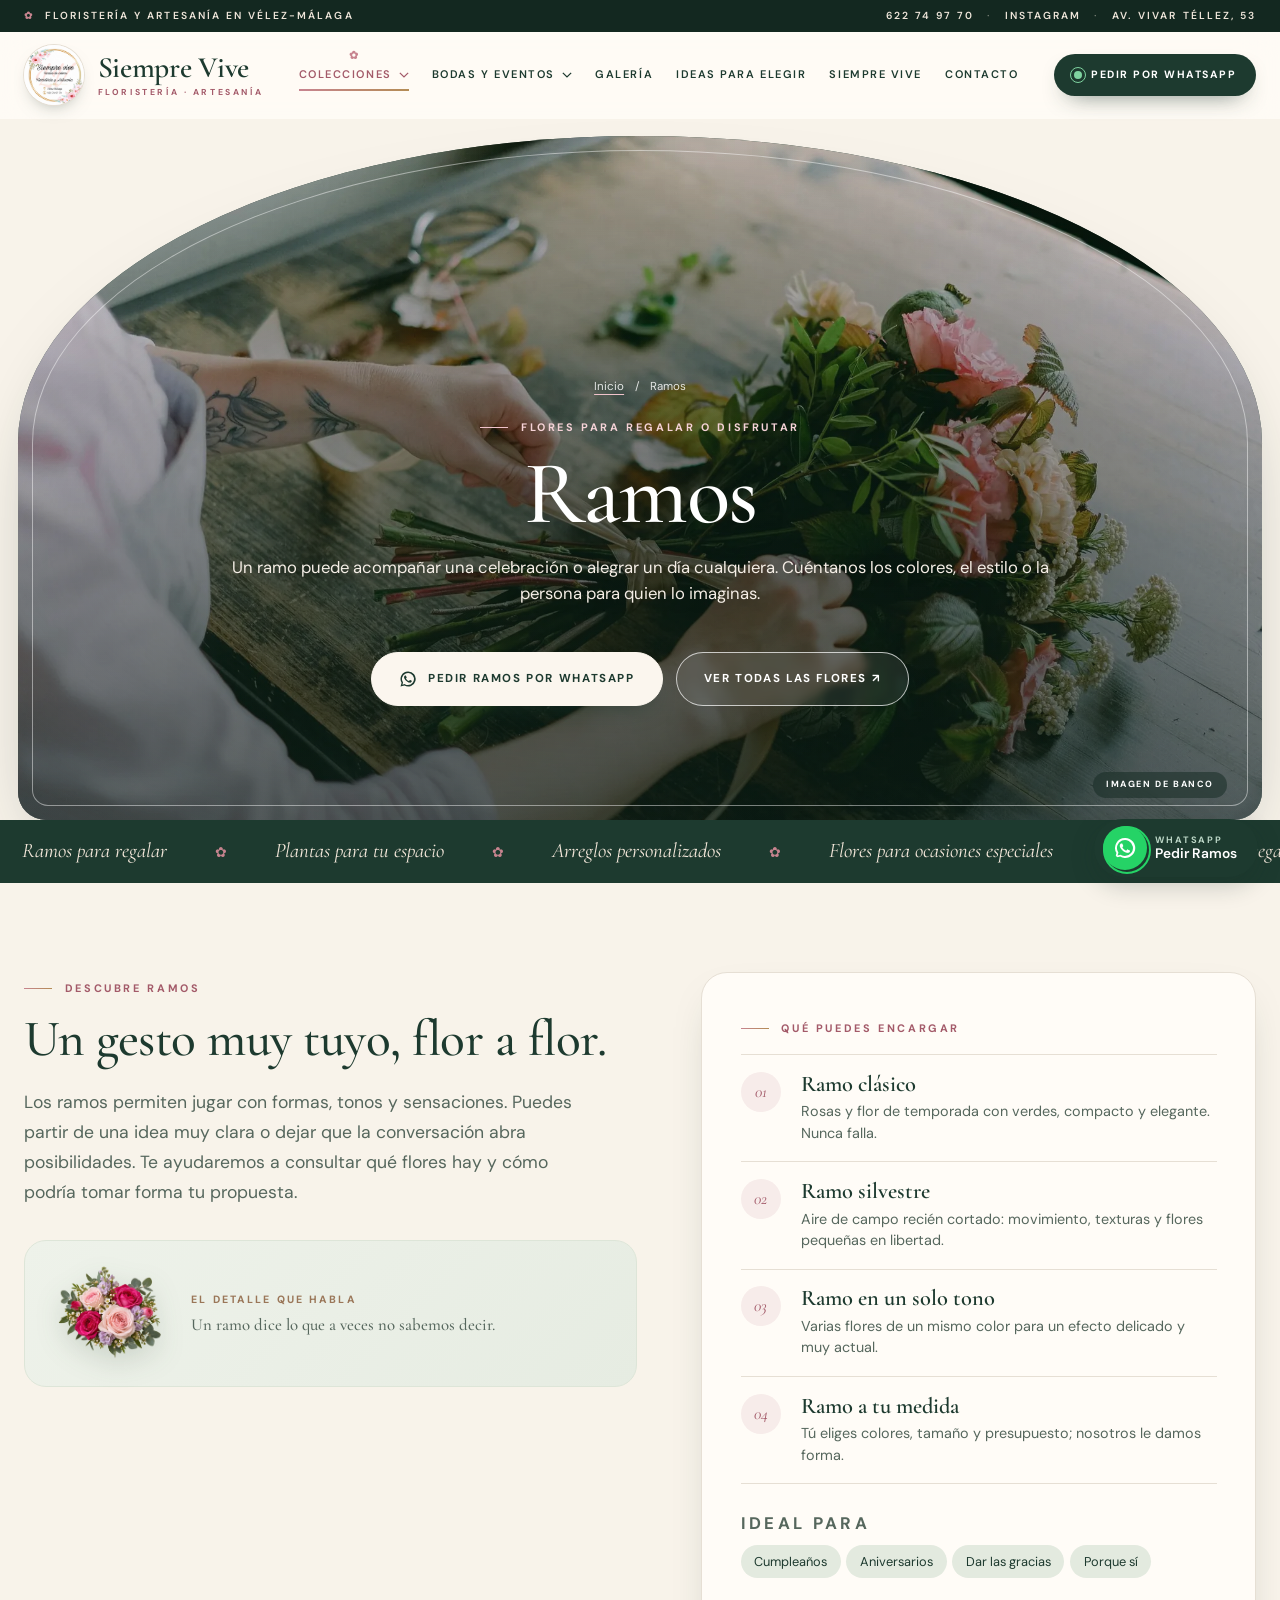
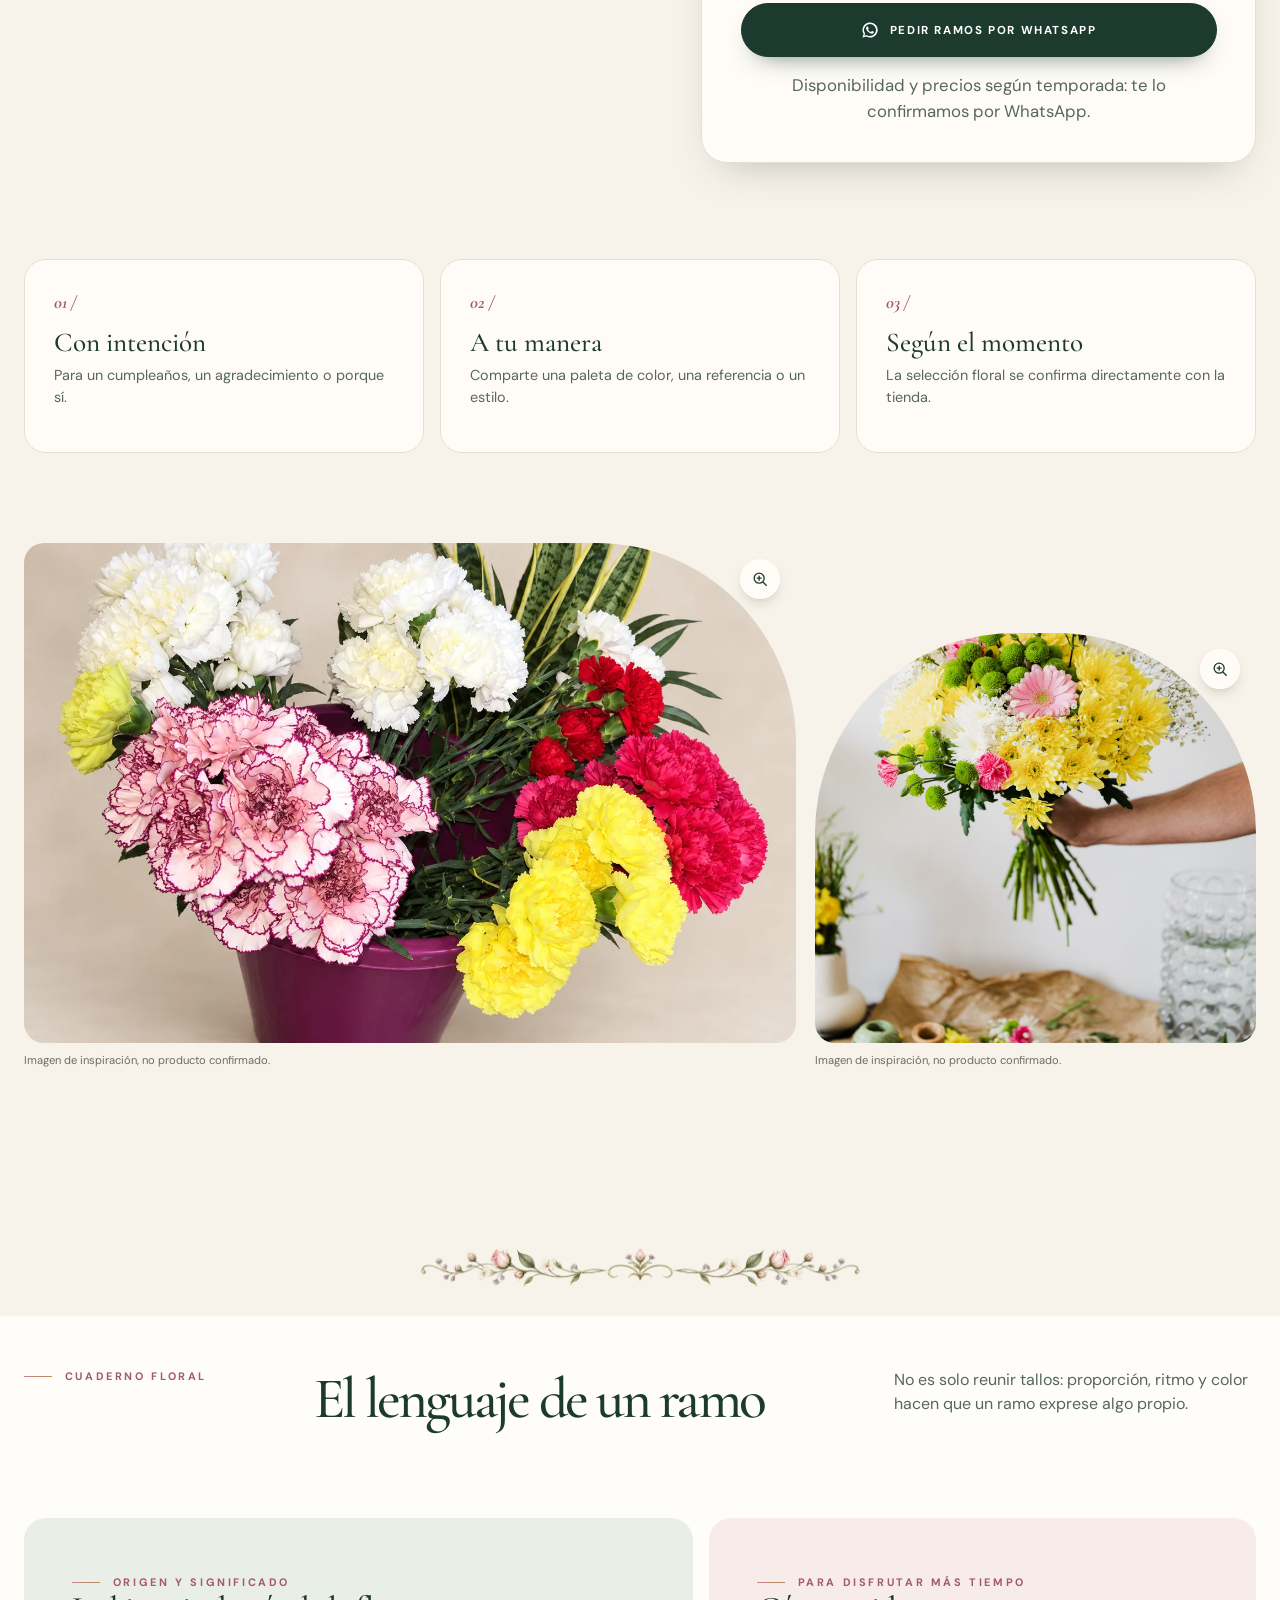
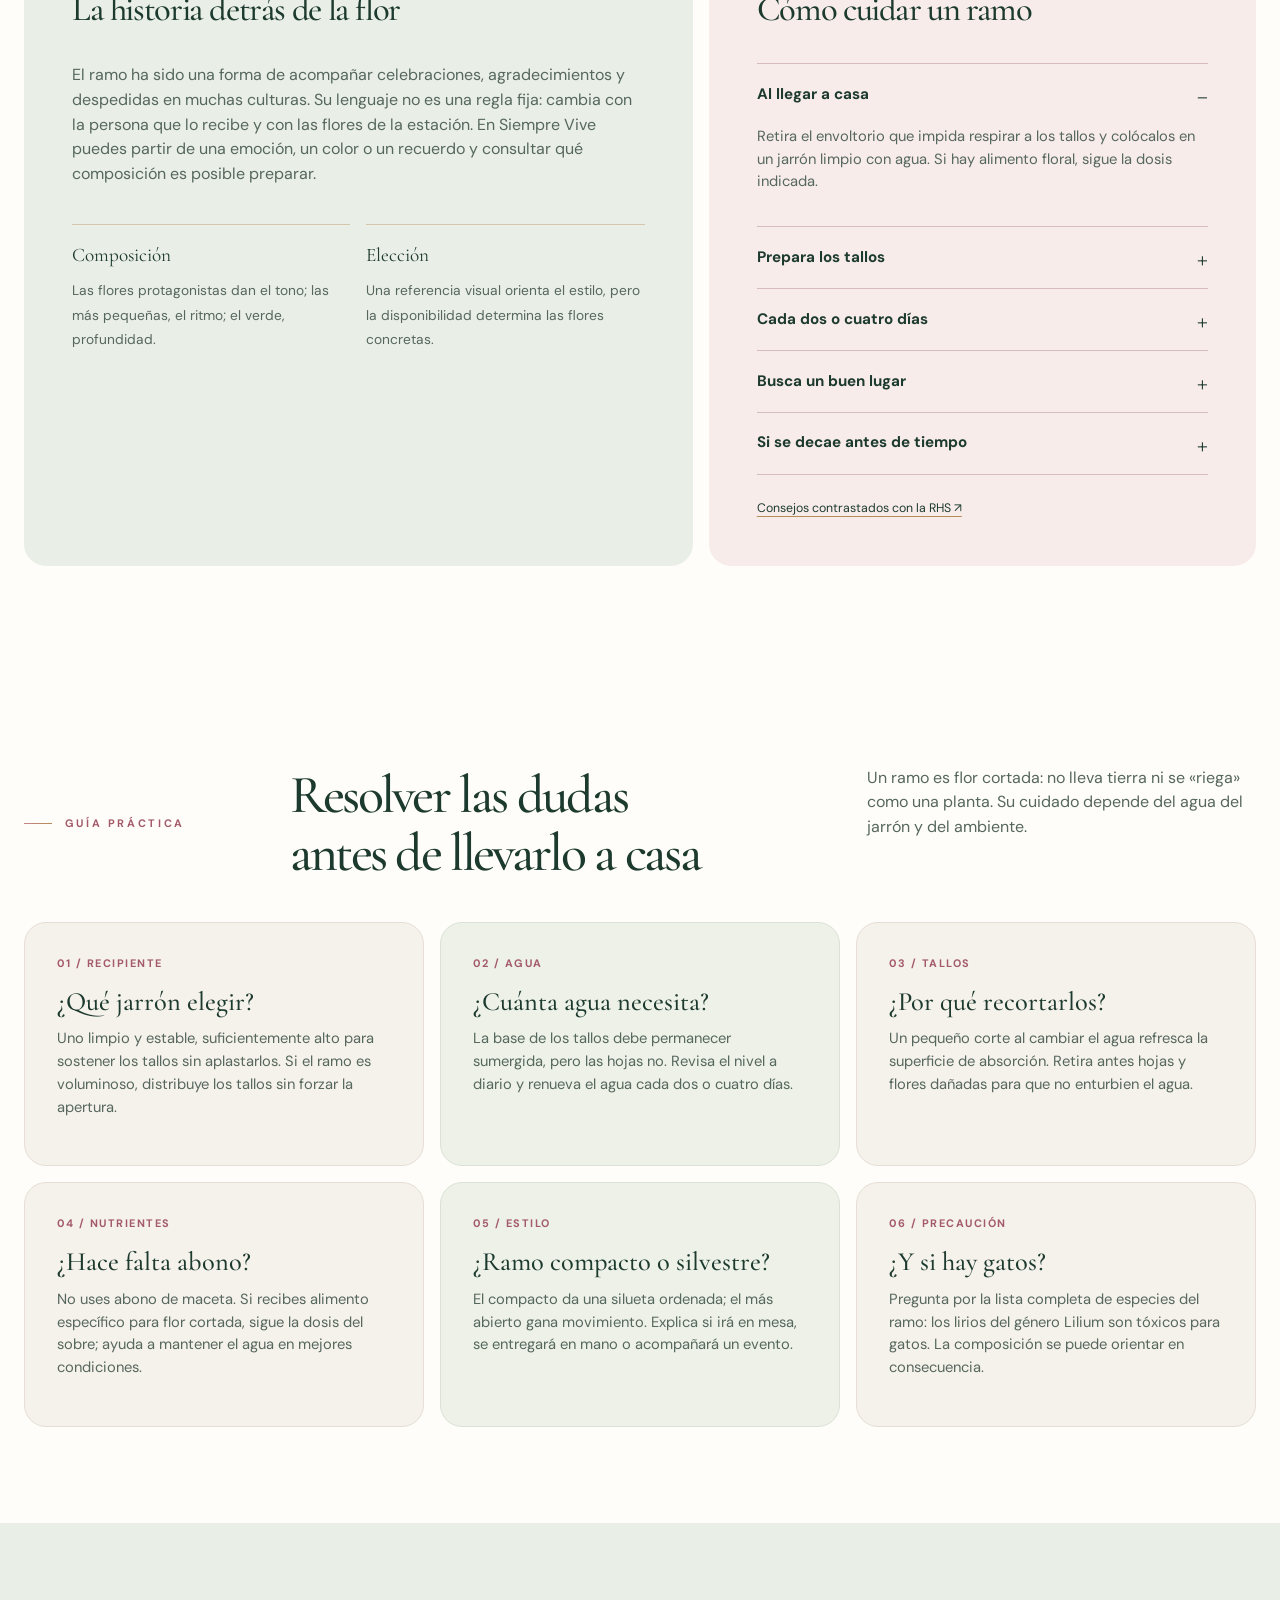
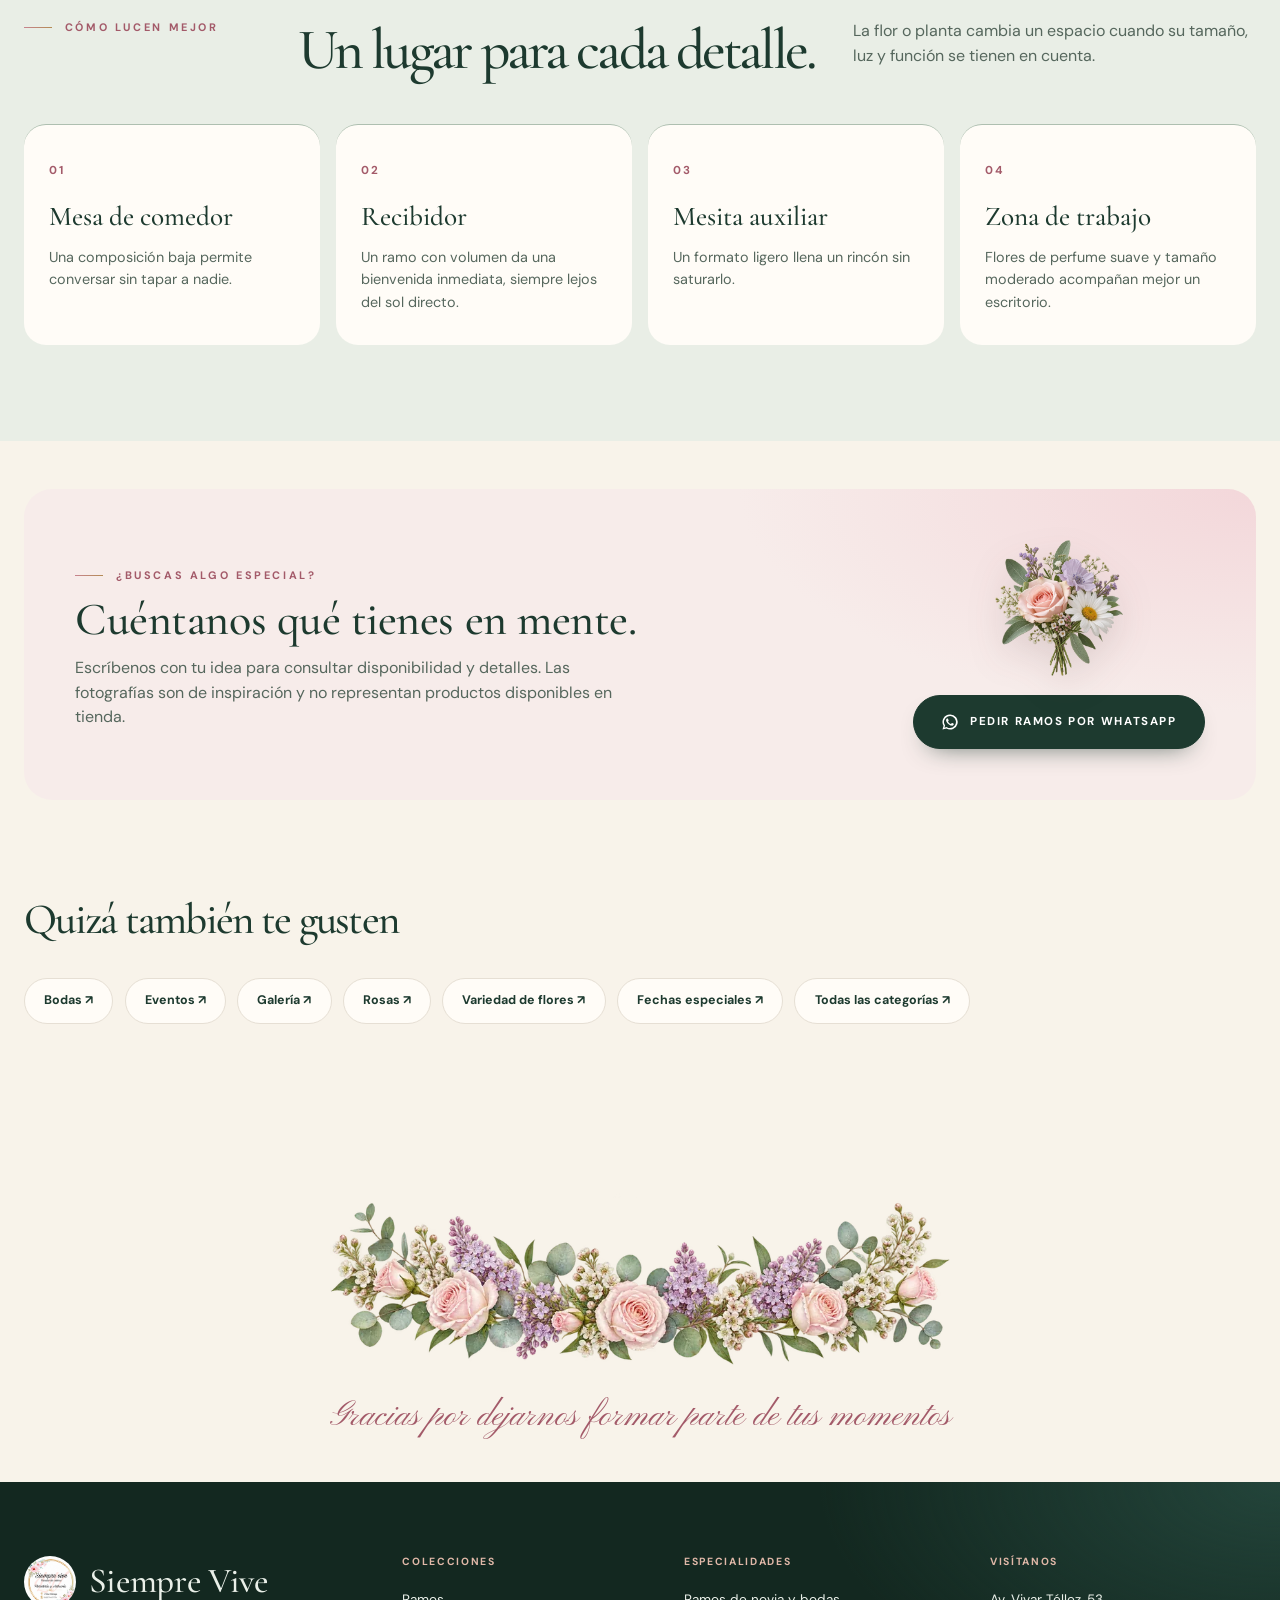
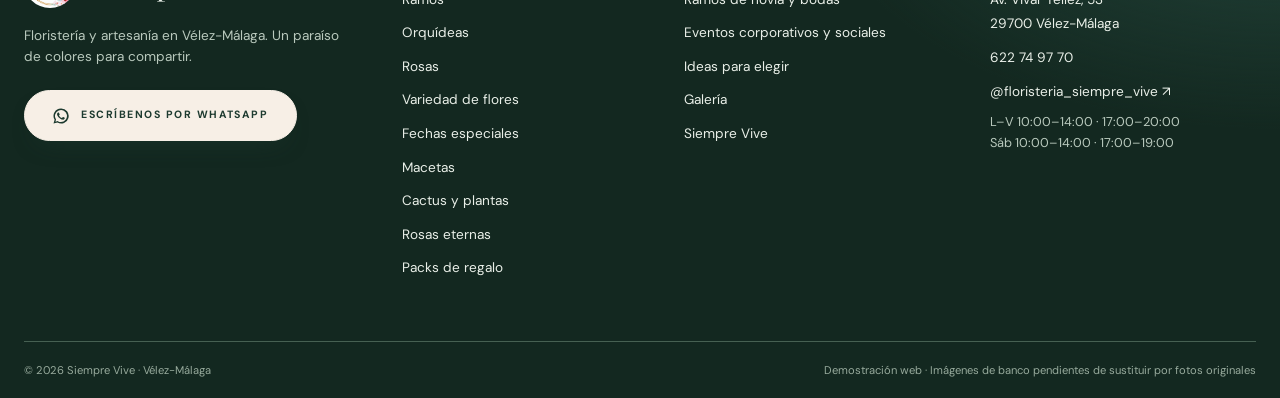
<file: ramos.html>
<!doctype html>
<html lang="es">
<head>
  <meta charset="utf-8"><meta name="viewport" content="width=device-width, initial-scale=1">
  <title>Ramos de flores en Vélez-Málaga | Siempre Vive</title><meta name="description" content="Explora ramos de flores en Siempre Vive, floristería en Vélez-Málaga. Consulta estilos, colores y disponibilidad por WhatsApp.">
  <!--og--><meta name="theme-color" content="#1d3a2f"><link rel="canonical" href="https://sefiro888.github.io/siemprevivemalaga/ramos.html"><link rel="icon" type="image/png" sizes="32x32" href="assets/images/compartir/favicon-32.png"><link rel="apple-touch-icon" href="assets/images/compartir/apple-touch-icon.png"><link rel="manifest" href="site.webmanifest">
  <meta property="og:type" content="website"><meta property="og:site_name" content="Floristería Siempre Vive"><meta property="og:locale" content="es_ES"><meta property="og:url" content="https://sefiro888.github.io/siemprevivemalaga/ramos.html"><meta property="og:title" content="Ramos de flores · Siempre Vive Vélez-Málaga"><meta property="og:description" content="Explora ramos de flores en Siempre Vive, floristería en Vélez-Málaga. Consulta estilos, colores y disponibilidad por WhatsApp.">
  <meta property="og:image" content="https://sefiro888.github.io/siemprevivemalaga/assets/images/compartir/ramos.jpg"><meta property="og:image:secure_url" content="https://sefiro888.github.io/siemprevivemalaga/assets/images/compartir/ramos.jpg"><meta property="og:image:type" content="image/jpeg"><meta property="og:image:width" content="1200"><meta property="og:image:height" content="630"><meta property="og:image:alt" content="Ramos de flores · Siempre Vive Vélez-Málaga">
  <meta name="twitter:card" content="summary_large_image"><meta name="twitter:title" content="Ramos de flores · Siempre Vive Vélez-Málaga"><meta name="twitter:description" content="Explora ramos de flores en Siempre Vive, floristería en Vélez-Málaga. Consulta estilos, colores y disponibilidad por WhatsApp."><meta name="twitter:image" content="https://sefiro888.github.io/siemprevivemalaga/assets/images/compartir/ramos.jpg">
  <link rel="preload" as="image" href="assets/images/cabeceras/ramos.webp"><link rel="preconnect" href="https://fonts.googleapis.com"><link rel="preconnect" href="https://fonts.gstatic.com" crossorigin><link rel="stylesheet" href="https://fonts.googleapis.com/css2?family=Cormorant+Garamond:ital,wght@0,400;0,500;0,600;1,400;1,500&amp;family=DM+Sans:wght@400;500;600;700&amp;family=Pinyon+Script&amp;display=swap"><link rel="stylesheet" href="assets/css/styles.css?v=09261143"><link rel="stylesheet" href="assets/css/premium.css?v=09261143"><script defer src="assets/js/site.js?v=09261143"></script>
</head>
<body>
<a class="skip-link" href="#contenido">Saltar al contenido</a>
<header class="site-header">
  <div class="topbar"><div class="container topbar-inner"><span class="topbar-msg"><span aria-hidden="true">✿</span> Floristería y artesanía en Vélez-Málaga</span><span class="topbar-links"><a href="tel:+34622749770">622 74 97 70</a><span aria-hidden="true">·</span><a href="https://www.instagram.com/floristeria_siempre_vive/" target="_blank" rel="noopener noreferrer">Instagram</a><span aria-hidden="true">·</span><a href="index.html#contacto">Av. Vivar Téllez, 53</a></span></div></div>
  <div class="header-main"><div class="container header-inner">
    <a class="brand" href="index.html" aria-label="Siempre Vive, ir al inicio"><img src="logo.jpeg" width="64" height="64" alt=""><span class="brand-copy"><span class="brand-name">Siempre Vive</span><span class="brand-sub">Floristería · Artesanía</span></span></a>
    <nav class="desktop-nav" aria-label="Navegación principal">
      <div class="nav-dropdown nav-mega"><button class="nav-trigger is-active" type="button" aria-expanded="false" aria-controls="mega-colecciones">Colecciones <svg viewBox="0 0 12 8" aria-hidden="true"><path d="m1 1 5 5 5-5" fill="none" stroke="currentColor" stroke-width="1.5"/></svg></button>
        <div class="dropdown-panel mega-panel" id="mega-colecciones"><div class="mega-inner">
          <div class="mega-intro"><span class="script">Nuestras</span><strong>colecciones</strong><p>Flores, plantas y detalles para cada forma de sentir. Elige una colección y pídela directamente por WhatsApp.</p><a class="text-link" href="index.html#flores">Verlas todas <span aria-hidden="true">↗</span></a><img class="mega-orn" src="assets/images/adornos/esquina-sup.webp" alt="" aria-hidden="true"></div>
          <div class="mega-grid"><a class="mega-item is-active" href="ramos.html"><img src="assets/images/thumbs/ramos.webp" alt="" width="56" height="56" loading="lazy"><span><strong>Ramos</strong><small>El detalle que habla</small></span></a><a class="mega-item" href="orquideas.html"><img src="assets/images/thumbs/orquideas.webp" alt="" width="56" height="56" loading="lazy"><span><strong>Orquídeas</strong><small>Elegancia natural</small></span></a><a class="mega-item" href="rosas.html"><img src="assets/images/thumbs/rosas.webp" alt="" width="56" height="56" loading="lazy"><span><strong>Rosas</strong><small>Un gesto clásico</small></span></a><a class="mega-item" href="variedad-de-flores.html"><img src="assets/images/thumbs/variedad.webp" alt="" width="56" height="56" loading="lazy"><span><strong>Variedad de flores</strong><small>Color en cada pétalo</small></span></a><a class="mega-item" href="fechas-especiales.html"><img src="assets/images/thumbs/fechas.webp" alt="" width="56" height="56" loading="lazy"><span><strong>Fechas especiales</strong><small>Momentos que importan</small></span></a><a class="mega-item" href="macetas.html"><img src="assets/images/thumbs/macetas.webp" alt="" width="56" height="56" loading="lazy"><span><strong>Macetas</strong><small>Un rincón con vida</small></span></a><a class="mega-item" href="cactus-y-plantas.html"><img src="assets/images/thumbs/cactus.webp" alt="" width="56" height="56" loading="lazy"><span><strong>Cactus y plantas</strong><small>Verdes singulares</small></span></a><a class="mega-item" href="rosas-eternas.html"><img src="assets/images/thumbs/rosas-eternas.webp" alt="" width="56" height="56" loading="lazy"><span><strong>Rosas eternas</strong><small>Un recuerdo que permanece</small></span></a><a class="mega-item" href="packs-de-regalo.html"><img src="assets/images/thumbs/packs.webp" alt="" width="56" height="56" loading="lazy"><span><strong>Packs de regalo</strong><small>Detalles con intención</small></span></a></div>
          <a class="mega-feature" href="galeria.html"><img src="assets/images/thumbs/galeria.webp" alt="" loading="lazy"><span><small>Inspírate</small><strong>Galería de trabajos</strong><em>Ver galería ↗</em></span></a>
        </div></div>
      </div>
      <div class="nav-dropdown nav-spec"><button class="nav-trigger" type="button" aria-expanded="false" aria-controls="menu-bodas">Bodas y eventos <svg viewBox="0 0 12 8" aria-hidden="true"><path d="m1 1 5 5 5-5" fill="none" stroke="currentColor" stroke-width="1.5"/></svg></button>
        <div class="dropdown-panel spec-panel" id="menu-bodas"><a class="spec-item" href="bodas.html"><span class="spec-img"><img src="assets/images/thumbs/bodas-card.webp" alt="" loading="lazy"></span><strong>Ramos de novia y bodas</strong><small>Arreglos que capturan la esencia de vuestro amor</small></a><a class="spec-item" href="eventos.html"><span class="spec-img"><img src="assets/images/thumbs/eventos-card.webp" alt="" loading="lazy"></span><strong>Eventos corporativos y sociales</strong><small>Elegancia y sofisticación para cada evento</small></a></div>
      </div>
      <a class="nav-link" href="galeria.html">Galería</a>
      <a class="nav-link" href="index.html#ideas">Ideas para elegir</a>
      <a class="nav-link" href="sobre-nosotros.html">Siempre Vive</a>
      <a class="nav-link" href="index.html#contacto">Contacto</a>
    </nav>
    <a class="header-cta" href="https://wa.me/34622749770" data-wa="" target="_blank" rel="noopener noreferrer"><span class="cta-dot" aria-hidden="true"></span>Pedir por WhatsApp</a>
    <button class="menu-toggle" type="button" aria-label="Abrir menú" aria-controls="mobile-menu" aria-expanded="false"><span></span><span></span><span></span></button>
  </div></div>
  <nav class="mobile-nav" id="mobile-menu" aria-label="Navegación móvil" inert>
    
    <div class="mnav-head"><a class="brand" href="index.html"><img src="logo.jpeg" width="48" height="48" alt=""><span class="brand-name">Siempre Vive</span></a><button class="mnav-close" type="button" aria-label="Cerrar menú"><span></span><span></span></button></div>
    <div class="mnav-body">
      <div class="mnav-links">
        <a href="index.html"><small>01</small>Inicio</a>
        <a href="galeria.html"><small>02</small>Galería</a>
        <a href="index.html#ideas"><small>03</small>Ideas para elegir</a>
        <a href="sobre-nosotros.html"><small>04</small>Siempre Vive</a>
        <a href="index.html#contacto"><small>05</small>Contacto</a>
      </div>
      <p class="mnav-label">Bodas y eventos</p>
      <div class="mnav-spec"><a class="mspec" href="bodas.html"><img src="assets/images/thumbs/bodas-card.webp" alt="" loading="lazy"><span>Ramos de novia y bodas</span></a><a class="mspec" href="eventos.html"><img src="assets/images/thumbs/eventos-card.webp" alt="" loading="lazy"><span>Eventos corporativos y sociales</span></a></div>
      <p class="mnav-label">Colecciones <span aria-hidden="true">→ desliza</span></p>
      <div class="mnav-chips"><a class="mchip is-active" href="ramos.html"><img src="assets/images/thumbs/ramos.webp" alt="" width="64" height="64" loading="lazy"><span>Ramos</span></a><a class="mchip" href="orquideas.html"><img src="assets/images/thumbs/orquideas.webp" alt="" width="64" height="64" loading="lazy"><span>Orquídeas</span></a><a class="mchip" href="rosas.html"><img src="assets/images/thumbs/rosas.webp" alt="" width="64" height="64" loading="lazy"><span>Rosas</span></a><a class="mchip" href="variedad-de-flores.html"><img src="assets/images/thumbs/variedad.webp" alt="" width="64" height="64" loading="lazy"><span>Variedad de flores</span></a><a class="mchip" href="fechas-especiales.html"><img src="assets/images/thumbs/fechas.webp" alt="" width="64" height="64" loading="lazy"><span>Fechas especiales</span></a><a class="mchip" href="macetas.html"><img src="assets/images/thumbs/macetas.webp" alt="" width="64" height="64" loading="lazy"><span>Macetas</span></a><a class="mchip" href="cactus-y-plantas.html"><img src="assets/images/thumbs/cactus.webp" alt="" width="64" height="64" loading="lazy"><span>Cactus y plantas</span></a><a class="mchip" href="rosas-eternas.html"><img src="assets/images/thumbs/rosas-eternas.webp" alt="" width="64" height="64" loading="lazy"><span>Rosas eternas</span></a><a class="mchip" href="packs-de-regalo.html"><img src="assets/images/thumbs/packs.webp" alt="" width="64" height="64" loading="lazy"><span>Packs de regalo</span></a></div>
      <div class="mnav-foot"><a class="button btn-light-wa" href="https://wa.me/34622749770" data-wa="" target="_blank" rel="noopener noreferrer">Pedir por WhatsApp</a><div class="mnav-contact"><a href="tel:+34622749770">622 74 97 70</a><a href="https://www.instagram.com/floristeria_siempre_vive/" target="_blank" rel="noopener noreferrer">Instagram ↗</a></div><span class="script">con amor, Siempre Vive</span></div>
      <img class="mnav-orn-b" src="assets/images/adornos/guirnalda-fina.webp" alt="" aria-hidden="true">
    </div>
  </nav>
</header>
<main id="contenido">
<section class="page-hero" aria-labelledby="page-title"><div class="page-hero-copy"><nav class="breadcrumb" aria-label="Ruta de navegación"><a href="index.html">Inicio</a><span aria-hidden="true">/</span><span aria-current="page">Ramos</span></nav><span class="eyebrow">Flores para regalar o disfrutar</span><h1 id="page-title">Ramos</h1><p>Un ramo puede acompañar una celebración o alegrar un día cualquiera. Cuéntanos los colores, el estilo o la persona para quien lo imaginas.</p><div class="hero-actions"><a class="button" href="https://wa.me/34622749770?text=Hola%2C%20quer%C3%ADa%20consultar%20opciones%20de%20ramos.%20%C2%BFPodr%C3%ADa%20contaros%20la%20idea%20que%20tengo%3F" target="_blank" rel="noopener noreferrer">Pedir Ramos por WhatsApp</a><a class="button button-outline" href="index.html#flores">Ver todas las flores ↗</a></div></div><div class="hero-visual"><div class="page-hero-image"><img src="assets/images/cabeceras/ramos.webp" alt="Florista atando un ramo de flores rosadas, imagen de banco" fetchpriority="high"><span class="photo-tag">Imagen de banco</span></div></div></section>
<div class="marquee" aria-label="Ramos, plantas, arreglos personalizados y flores para ocasiones especiales"><div class="marquee-track" aria-hidden="true"><div class="marquee-group"><span>Ramos para regalar</span><span>Plantas para tu espacio</span><span>Arreglos personalizados</span><span>Flores para ocasiones especiales</span></div><div class="marquee-group"><span>Ramos para regalar</span><span>Plantas para tu espacio</span><span>Arreglos personalizados</span><span>Flores para ocasiones especiales</span></div></div></div>
  <section class="category-body container" aria-labelledby="category-lead"><div class="category-lead lead-v2"><div class="lead-intro" data-reveal><span class="eyebrow">Descubre ramos</span><h2 id="category-lead">Un gesto muy tuyo, flor a flor.</h2><p class="lead-p">Los ramos permiten jugar con formas, tonos y sensaciones. Puedes partir de una idea muy clara o dejar que la conversación abra posibilidades. Te ayudaremos a consultar qué flores hay y cómo podría tomar forma tu propuesta.</p><div class="orn-quote" data-reveal><img class="orn" src="assets/images/adornos/ramos.webp" alt="" aria-hidden="true" loading="lazy"><div><span class="orn-quote-eyebrow">El detalle que habla</span><p class="orn-quote-text">Un ramo dice lo que a veces no sabemos decir.</p></div></div></div><aside class="offer-card" data-reveal="right"><span class="eyebrow">Qué puedes encargar</span><ul class="offer-list"><li><span>01</span><div><strong>Ramo clásico</strong><small>Rosas y flor de temporada con verdes, compacto y elegante. Nunca falla.</small></div></li><li><span>02</span><div><strong>Ramo silvestre</strong><small>Aire de campo recién cortado: movimiento, texturas y flores pequeñas en libertad.</small></div></li><li><span>03</span><div><strong>Ramo en un solo tono</strong><small>Varias flores de un mismo color para un efecto delicado y muy actual.</small></div></li><li><span>04</span><div><strong>Ramo a tu medida</strong><small>Tú eliges colores, tamaño y presupuesto; nosotros le damos forma.</small></div></li></ul><p class="offer-label">Ideal para</p><ul class="chips"><li>Cumpleaños</li><li>Aniversarios</li><li>Dar las gracias</li><li>Porque sí</li></ul><a class="button" href="https://wa.me/34622749770" target="_blank" rel="noopener noreferrer">Pedir Ramos por WhatsApp</a><p class="offer-note">Disponibilidad y precios según temporada: te lo confirmamos por WhatsApp.</p></aside><!--/lead--></div><div class="category-points"><article data-reveal><span>01 /</span><h3>Con intención</h3><p>Para un cumpleaños, un agradecimiento o porque sí.</p></article><article data-reveal><span>02 /</span><h3>A tu manera</h3><p>Comparte una paleta de color, una referencia o un estilo.</p></article><article data-reveal><span>03 /</span><h3>Según el momento</h3><p>La selección floral se confirma directamente con la tienda.</p></article></div></section>
<section class="container category-gallery" aria-label="Imágenes de inspiración para ramos"><figure data-reveal data-lightbox><img src="assets/images/ilustracion-08.webp" alt="Composición ilustrativa de claveles en diversos colores" loading="lazy"><figcaption>Imagen de inspiración, no producto confirmado.</figcaption></figure><figure data-reveal data-lightbox><img src="assets/images/taller.jpg" alt="Florista preparando un ramo de flores" loading="lazy"><figcaption>Imagen de inspiración, no producto confirmado.</figcaption></figure></section>
<div class="orn-divider" aria-hidden="true"><img src="assets/images/adornos/divisor.webp" alt="" loading="lazy"></div>
<section class="field-guide" aria-labelledby="field-title"><div class="container field-guide-head"><span class="eyebrow">Cuaderno floral</span><h2 id="field-title">El lenguaje de un ramo</h2><p>No es solo reunir tallos: proporción, ritmo y color hacen que un ramo exprese algo propio.</p></div><div class="container field-guide-layout"><article class="field-story" data-reveal><span class="eyebrow">Origen y significado</span><h3>La historia detrás de la flor</h3><p>El ramo ha sido una forma de acompañar celebraciones, agradecimientos y despedidas en muchas culturas. Su lenguaje no es una regla fija: cambia con la persona que lo recibe y con las flores de la estación. En Siempre Vive puedes partir de una emoción, un color o un recuerdo y consultar qué composición es posible preparar.</p><div class="field-facts"><div><strong>Composición</strong><span>Las flores protagonistas dan el tono; las más pequeñas, el ritmo; el verde, profundidad.</span></div><div><strong>Elección</strong><span>Una referencia visual orienta el estilo, pero la disponibilidad determina las flores concretas.</span></div></div></article><div class="care-panel" data-reveal><span class="eyebrow">Para disfrutar más tiempo</span><h3>Cómo cuidar un ramo</h3><details open><summary>Al llegar a casa</summary><p>Retira el envoltorio que impida respirar a los tallos y colócalos en un jarrón limpio con agua. Si hay alimento floral, sigue la dosis indicada.</p></details><details><summary>Prepara los tallos</summary><p>Quita las hojas que quedarían sumergidas y recorta la base de los tallos. Así el agua se mantiene más limpia.</p></details><details><summary>Cada dos o cuatro días</summary><p>Renueva el agua, lava el jarrón si hace falta y vuelve a recortar ligeramente los tallos.</p></details><details><summary>Busca un buen lugar</summary><p>Elige un punto fresco, lejos de radiadores, sol directo y corrientes de aire; retira las flores marchitas.</p></details><details><summary>Si se decae antes de tiempo</summary><p>Comprueba el nivel de agua y que ningún tallo esté fuera. Cambia el agua y elimina hojas sumergidas antes de dar el ramo por perdido.</p></details><a class="field-source" href="https://www.rhs.org.uk/plants/for-places/cut-flowers-conditioning" target="_blank" rel="noopener noreferrer">Consejos contrastados con la RHS ↗</a></div></div></section>
<section class="practical" aria-labelledby="practical-title"><div class="container"><div class="practical-head"><span class="eyebrow">Guía práctica</span><h2 id="practical-title">Resolver las dudas antes de llevarlo a casa</h2><p>Un ramo es flor cortada: no lleva tierra ni se «riega» como una planta. Su cuidado depende del agua del jarrón y del ambiente.</p></div><div class="practical-grid"><article data-reveal><span>01 / Recipiente</span><h3>¿Qué jarrón elegir?</h3><p>Uno limpio y estable, suficientemente alto para sostener los tallos sin aplastarlos. Si el ramo es voluminoso, distribuye los tallos sin forzar la apertura.</p></article><article data-reveal><span>02 / Agua</span><h3>¿Cuánta agua necesita?</h3><p>La base de los tallos debe permanecer sumergida, pero las hojas no. Revisa el nivel a diario y renueva el agua cada dos o cuatro días.</p></article><article data-reveal><span>03 / Tallos</span><h3>¿Por qué recortarlos?</h3><p>Un pequeño corte al cambiar el agua refresca la superficie de absorción. Retira antes hojas y flores dañadas para que no enturbien el agua.</p></article><article data-reveal><span>04 / Nutrientes</span><h3>¿Hace falta abono?</h3><p>No uses abono de maceta. Si recibes alimento específico para flor cortada, sigue la dosis del sobre; ayuda a mantener el agua en mejores condiciones.</p></article><article data-reveal><span>05 / Estilo</span><h3>¿Ramo compacto o silvestre?</h3><p>El compacto da una silueta ordenada; el más abierto gana movimiento. Explica si irá en mesa, se entregará en mano o acompañará un evento.</p></article><article data-reveal><span>06 / Precaución</span><h3>¿Y si hay gatos?</h3><p>Pregunta por la lista completa de especies del ramo: los lirios del género Lilium son tóxicos para gatos. La composición se puede orientar en consecuencia.</p></article></div></div></section><section class="placement" aria-labelledby="placement-title"><div class="container"><div class="placement-head"><span class="eyebrow">Cómo lucen mejor</span><h2 id="placement-title">Un lugar para cada detalle.</h2><p>La flor o planta cambia un espacio cuando su tamaño, luz y función se tienen en cuenta.</p></div><div class="placement-grid"><article data-reveal><span>01</span><h3>Mesa de comedor</h3><p>Una composición baja permite conversar sin tapar a nadie.</p></article><article data-reveal><span>02</span><h3>Recibidor</h3><p>Un ramo con volumen da una bienvenida inmediata, siempre lejos del sol directo.</p></article><article data-reveal><span>03</span><h3>Mesita auxiliar</h3><p>Un formato ligero llena un rincón sin saturarlo.</p></article><article data-reveal><span>04</span><h3>Zona de trabajo</h3><p>Flores de perfume suave y tamaño moderado acompañan mejor un escritorio.</p></article></div></div></section>
  <section class="container category-cta" aria-labelledby="cta-title"><img class="orn orn-cta" src="assets/images/adornos/variedad.webp" alt="" aria-hidden="true" loading="lazy"><div><span class="eyebrow">¿Buscas algo especial?</span><h2 id="cta-title">Cuéntanos qué tienes en mente.</h2><p>Escríbenos con tu idea para consultar disponibilidad y detalles. Las fotografías son de inspiración y no representan productos disponibles en tienda.</p></div><a class="button" href="https://wa.me/34622749770?text=Hola%2C%20quer%C3%ADa%20consultar%20opciones%20de%20ramos.%20%C2%BFPodr%C3%ADa%20contaros%20la%20idea%20que%20tengo%3F" target="_blank" rel="noopener noreferrer">Pedir Ramos por WhatsApp</a></section>
  <section class="related container" aria-labelledby="related-title"><h2 id="related-title">Quizá también te gusten</h2><div class="related-links"><a href="bodas.html">Bodas ↗</a><a href="eventos.html">Eventos ↗</a><a href="galeria.html">Galería ↗</a><a href="rosas.html">Rosas ↗</a><a href="variedad-de-flores.html">Variedad de flores ↗</a><a href="fechas-especiales.html">Fechas especiales ↗</a><a href="index.html#flores">Todas las categorías ↗</a></div></section>
</main>
<div class="footer-garland" aria-hidden="true"><img class="orn-garland" src="assets/images/adornos/guirnalda.webp" alt="" loading="lazy"><p class="script">Gracias por dejarnos formar parte de tus momentos</p></div>
<footer class="footer"><div class="container"><div class="footer-top">
  <div class="footer-about"><a class="footer-brand" href="index.html"><img src="logo.jpeg" width="56" height="56" alt="" loading="lazy">Siempre Vive</a><p>Floristería y artesanía en Vélez-Málaga. Un paraíso de colores para compartir.</p><a class="button btn-light-wa" href="https://wa.me/34622749770" data-wa="" target="_blank" rel="noopener noreferrer">Escríbenos por WhatsApp</a></div>
  <div><small>Colecciones</small><ul><li><a href="ramos.html">Ramos</a></li><li><a href="orquideas.html">Orquídeas</a></li><li><a href="rosas.html">Rosas</a></li><li><a href="variedad-de-flores.html">Variedad de flores</a></li><li><a href="fechas-especiales.html">Fechas especiales</a></li><li><a href="macetas.html">Macetas</a></li><li><a href="cactus-y-plantas.html">Cactus y plantas</a></li><li><a href="rosas-eternas.html">Rosas eternas</a></li><li><a href="packs-de-regalo.html">Packs de regalo</a></li></ul></div>
  <div><small>Especialidades</small><ul><li><a href="bodas.html">Ramos de novia y bodas</a></li><li><a href="eventos.html">Eventos corporativos y sociales</a></li><li><a href="index.html#ideas">Ideas para elegir</a></li><li><a href="galeria.html">Galería</a></li><li><a href="sobre-nosotros.html">Siempre Vive</a></li></ul></div>
  <div><small>Visítanos</small><ul><li><a href="https://www.google.com/maps/search/?api=1&amp;query=Av.%20Vivar%20T%C3%A9llez%2053%2C%2029700%20V%C3%A9lez-M%C3%A1laga" target="_blank" rel="noopener noreferrer">Av. Vivar Téllez, 53<br>29700 Vélez-Málaga</a></li><li><a href="tel:+34622749770">622 74 97 70</a></li><li><a href="https://www.instagram.com/floristeria_siempre_vive/" target="_blank" rel="noopener noreferrer">@floristeria_siempre_vive ↗</a></li><li class="footer-hours">L–V 10:00–14:00 · 17:00–20:00<br>Sáb 10:00–14:00 · 17:00–19:00</li></ul></div>
</div><div class="footer-bottom"><span>© 2026 Siempre Vive · Vélez-Málaga</span><span>Demostración web · Imágenes de banco pendientes de sustituir por fotos originales</span></div></div></footer>
</body></html>
</file>
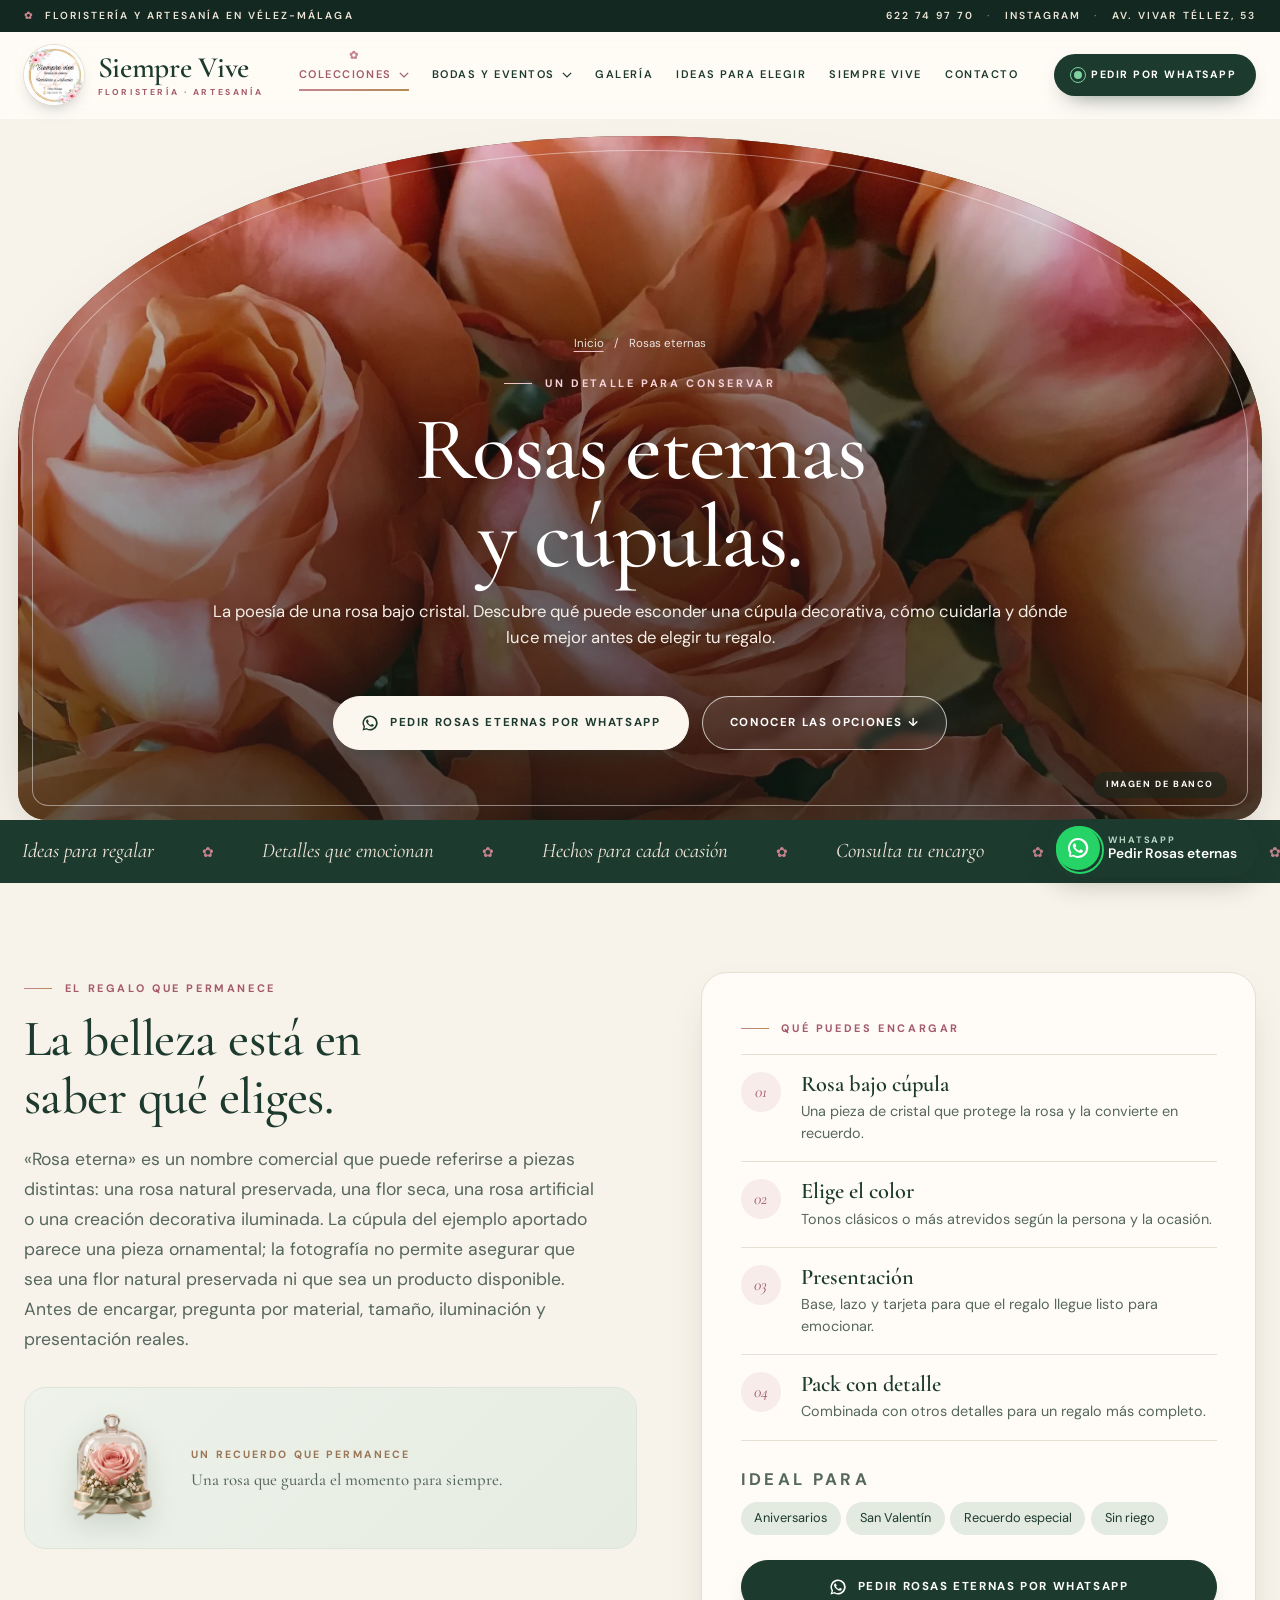
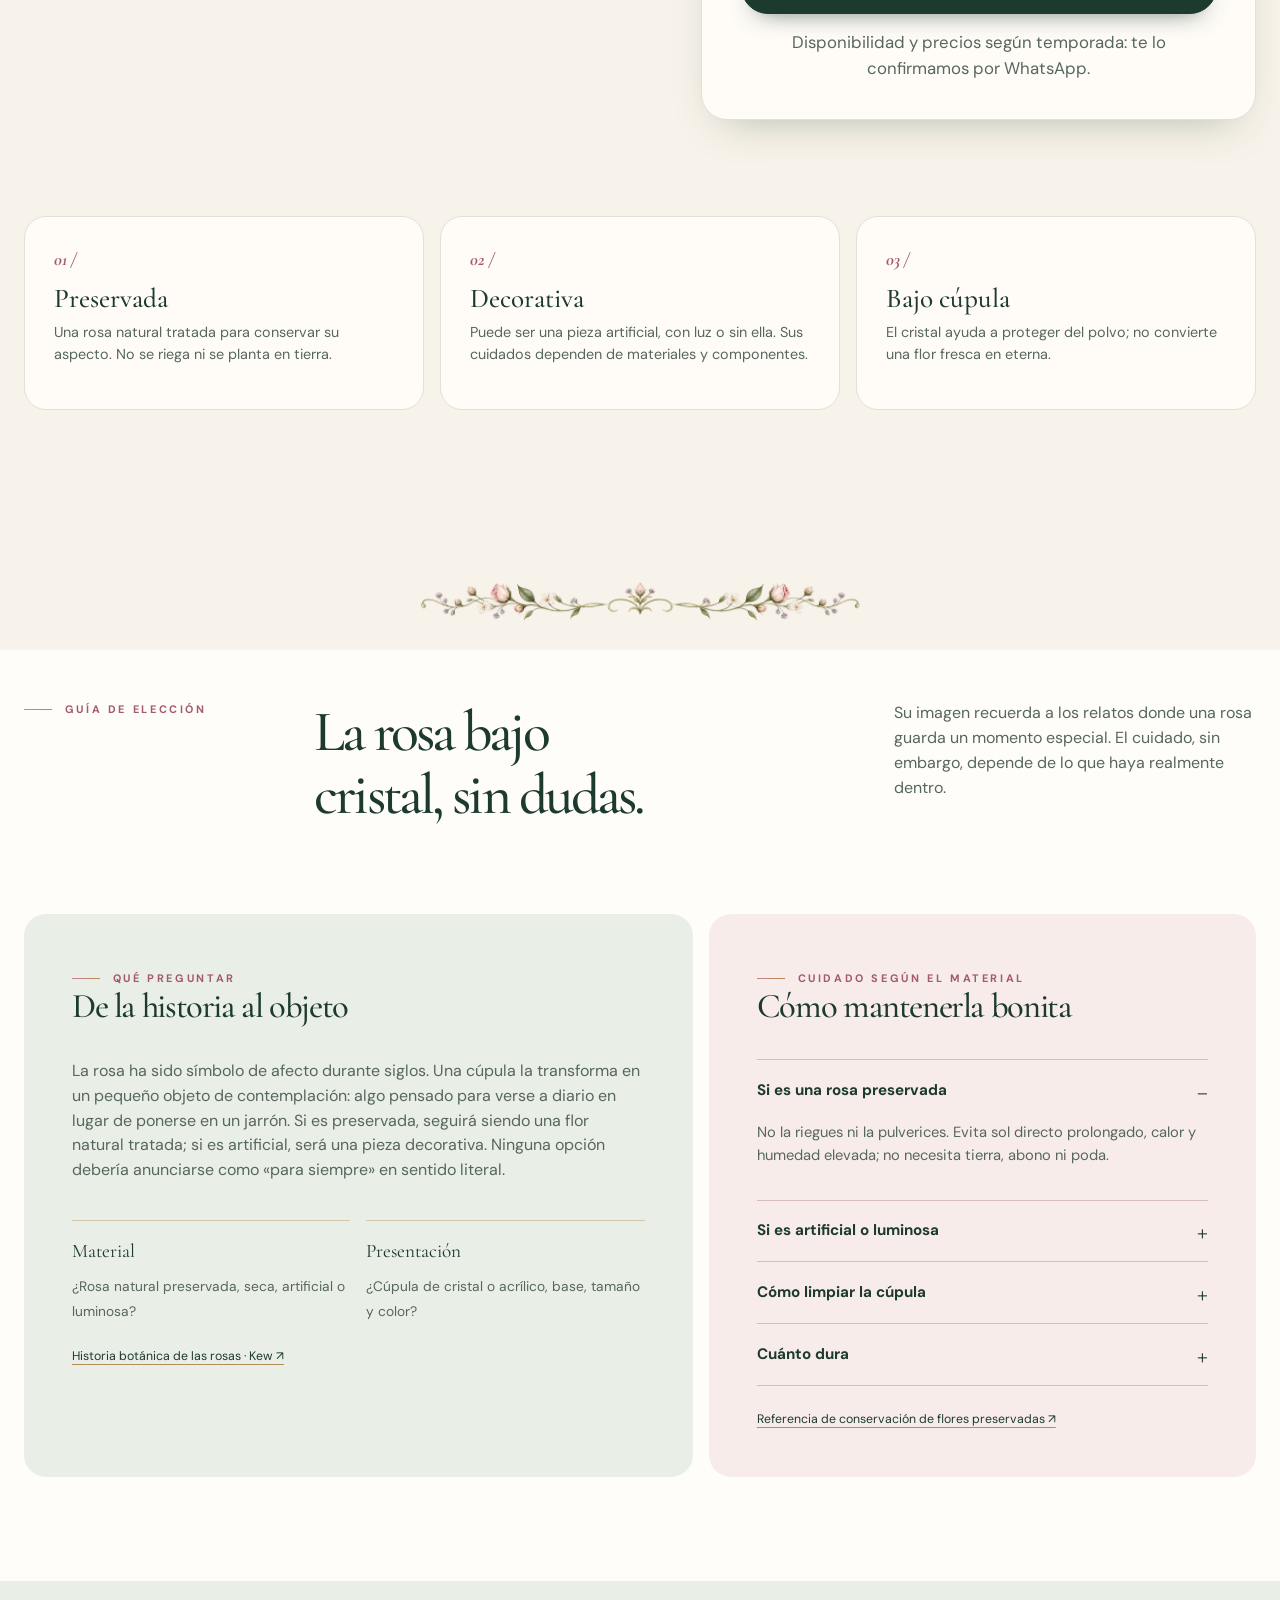
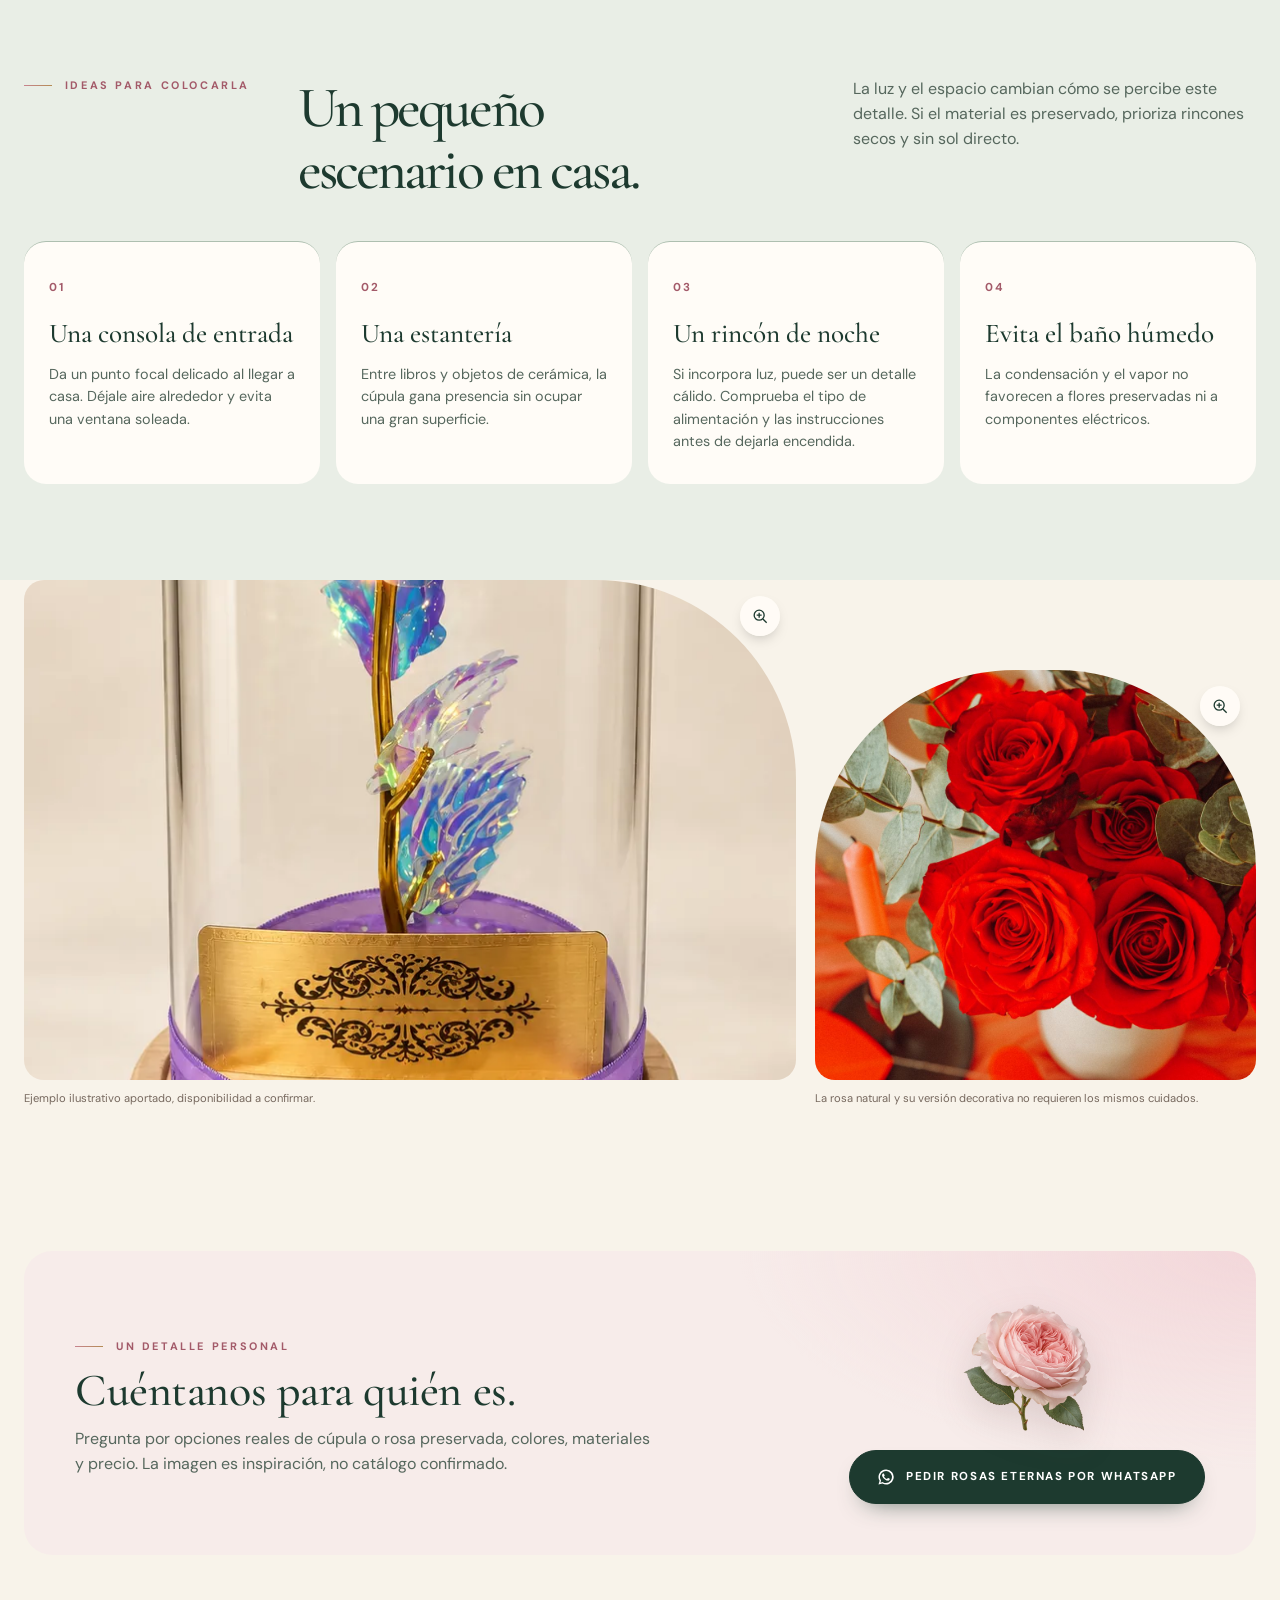
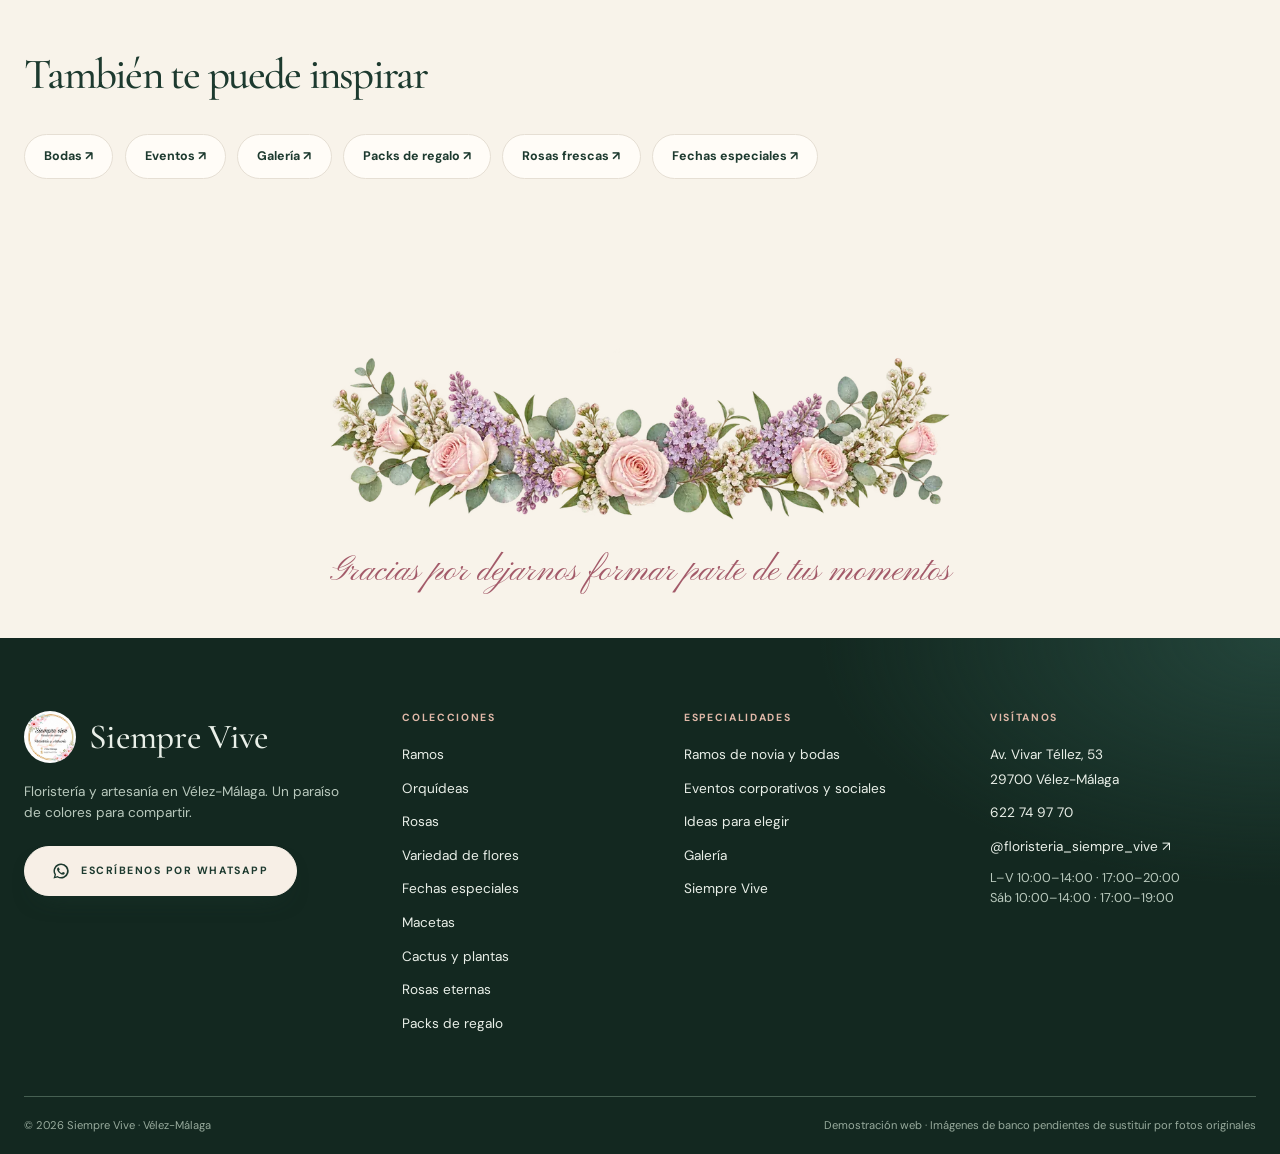
<file: rosas-eternas.html>
<!doctype html>
<html lang="es">
<head>
  <meta charset="utf-8"><meta name="viewport" content="width=device-width, initial-scale=1">
  <title>Rosas eternas y cúpulas | Siempre Vive</title><meta name="description" content="Rosas preservadas y detalles decorativos bajo cúpula: diferencias, cuidados, ideas para regalar y opciones a consultar en Siempre Vive.">
  <!--og--><meta name="theme-color" content="#1d3a2f"><link rel="canonical" href="https://sefiro888.github.io/siemprevivemalaga/rosas-eternas.html"><link rel="icon" type="image/png" sizes="32x32" href="assets/images/compartir/favicon-32.png"><link rel="apple-touch-icon" href="assets/images/compartir/apple-touch-icon.png"><link rel="manifest" href="site.webmanifest">
  <meta property="og:type" content="website"><meta property="og:site_name" content="Floristería Siempre Vive"><meta property="og:locale" content="es_ES"><meta property="og:url" content="https://sefiro888.github.io/siemprevivemalaga/rosas-eternas.html"><meta property="og:title" content="Rosas eternas · Siempre Vive Vélez-Málaga"><meta property="og:description" content="Rosas preservadas y detalles decorativos bajo cúpula: diferencias, cuidados, ideas para regalar y opciones a consultar en Siempre Vive.">
  <meta property="og:image" content="https://sefiro888.github.io/siemprevivemalaga/assets/images/compartir/rosas-eternas.jpg"><meta property="og:image:secure_url" content="https://sefiro888.github.io/siemprevivemalaga/assets/images/compartir/rosas-eternas.jpg"><meta property="og:image:type" content="image/jpeg"><meta property="og:image:width" content="1200"><meta property="og:image:height" content="630"><meta property="og:image:alt" content="Rosas eternas · Siempre Vive Vélez-Málaga">
  <meta name="twitter:card" content="summary_large_image"><meta name="twitter:title" content="Rosas eternas · Siempre Vive Vélez-Málaga"><meta name="twitter:description" content="Rosas preservadas y detalles decorativos bajo cúpula: diferencias, cuidados, ideas para regalar y opciones a consultar en Siempre Vive."><meta name="twitter:image" content="https://sefiro888.github.io/siemprevivemalaga/assets/images/compartir/rosas-eternas.jpg">
  <link rel="preload" as="image" href="assets/images/cabeceras/rosas-eternas.webp"><link rel="preconnect" href="https://fonts.googleapis.com"><link rel="preconnect" href="https://fonts.gstatic.com" crossorigin><link rel="stylesheet" href="https://fonts.googleapis.com/css2?family=Cormorant+Garamond:ital,wght@0,400;0,500;0,600;1,400;1,500&amp;family=DM+Sans:wght@400;500;600;700&amp;family=Pinyon+Script&amp;display=swap"><link rel="stylesheet" href="assets/css/styles.css?v=09261143"><link rel="stylesheet" href="assets/css/premium.css?v=09261143"><script defer src="assets/js/site.js?v=09261143"></script>
</head>
<body>
<a class="skip-link" href="#contenido">Saltar al contenido</a>
<header class="site-header">
  <div class="topbar"><div class="container topbar-inner"><span class="topbar-msg"><span aria-hidden="true">✿</span> Floristería y artesanía en Vélez-Málaga</span><span class="topbar-links"><a href="tel:+34622749770">622 74 97 70</a><span aria-hidden="true">·</span><a href="https://www.instagram.com/floristeria_siempre_vive/" target="_blank" rel="noopener noreferrer">Instagram</a><span aria-hidden="true">·</span><a href="index.html#contacto">Av. Vivar Téllez, 53</a></span></div></div>
  <div class="header-main"><div class="container header-inner">
    <a class="brand" href="index.html" aria-label="Siempre Vive, ir al inicio"><img src="logo.jpeg" width="64" height="64" alt=""><span class="brand-copy"><span class="brand-name">Siempre Vive</span><span class="brand-sub">Floristería · Artesanía</span></span></a>
    <nav class="desktop-nav" aria-label="Navegación principal">
      <div class="nav-dropdown nav-mega"><button class="nav-trigger is-active" type="button" aria-expanded="false" aria-controls="mega-colecciones">Colecciones <svg viewBox="0 0 12 8" aria-hidden="true"><path d="m1 1 5 5 5-5" fill="none" stroke="currentColor" stroke-width="1.5"/></svg></button>
        <div class="dropdown-panel mega-panel" id="mega-colecciones"><div class="mega-inner">
          <div class="mega-intro"><span class="script">Nuestras</span><strong>colecciones</strong><p>Flores, plantas y detalles para cada forma de sentir. Elige una colección y pídela directamente por WhatsApp.</p><a class="text-link" href="index.html#flores">Verlas todas <span aria-hidden="true">↗</span></a><img class="mega-orn" src="assets/images/adornos/esquina-sup.webp" alt="" aria-hidden="true"></div>
          <div class="mega-grid"><a class="mega-item" href="ramos.html"><img src="assets/images/thumbs/ramos.webp" alt="" width="56" height="56" loading="lazy"><span><strong>Ramos</strong><small>El detalle que habla</small></span></a><a class="mega-item" href="orquideas.html"><img src="assets/images/thumbs/orquideas.webp" alt="" width="56" height="56" loading="lazy"><span><strong>Orquídeas</strong><small>Elegancia natural</small></span></a><a class="mega-item" href="rosas.html"><img src="assets/images/thumbs/rosas.webp" alt="" width="56" height="56" loading="lazy"><span><strong>Rosas</strong><small>Un gesto clásico</small></span></a><a class="mega-item" href="variedad-de-flores.html"><img src="assets/images/thumbs/variedad.webp" alt="" width="56" height="56" loading="lazy"><span><strong>Variedad de flores</strong><small>Color en cada pétalo</small></span></a><a class="mega-item" href="fechas-especiales.html"><img src="assets/images/thumbs/fechas.webp" alt="" width="56" height="56" loading="lazy"><span><strong>Fechas especiales</strong><small>Momentos que importan</small></span></a><a class="mega-item" href="macetas.html"><img src="assets/images/thumbs/macetas.webp" alt="" width="56" height="56" loading="lazy"><span><strong>Macetas</strong><small>Un rincón con vida</small></span></a><a class="mega-item" href="cactus-y-plantas.html"><img src="assets/images/thumbs/cactus.webp" alt="" width="56" height="56" loading="lazy"><span><strong>Cactus y plantas</strong><small>Verdes singulares</small></span></a><a class="mega-item is-active" href="rosas-eternas.html"><img src="assets/images/thumbs/rosas-eternas.webp" alt="" width="56" height="56" loading="lazy"><span><strong>Rosas eternas</strong><small>Un recuerdo que permanece</small></span></a><a class="mega-item" href="packs-de-regalo.html"><img src="assets/images/thumbs/packs.webp" alt="" width="56" height="56" loading="lazy"><span><strong>Packs de regalo</strong><small>Detalles con intención</small></span></a></div>
          <a class="mega-feature" href="galeria.html"><img src="assets/images/thumbs/galeria.webp" alt="" loading="lazy"><span><small>Inspírate</small><strong>Galería de trabajos</strong><em>Ver galería ↗</em></span></a>
        </div></div>
      </div>
      <div class="nav-dropdown nav-spec"><button class="nav-trigger" type="button" aria-expanded="false" aria-controls="menu-bodas">Bodas y eventos <svg viewBox="0 0 12 8" aria-hidden="true"><path d="m1 1 5 5 5-5" fill="none" stroke="currentColor" stroke-width="1.5"/></svg></button>
        <div class="dropdown-panel spec-panel" id="menu-bodas"><a class="spec-item" href="bodas.html"><span class="spec-img"><img src="assets/images/thumbs/bodas-card.webp" alt="" loading="lazy"></span><strong>Ramos de novia y bodas</strong><small>Arreglos que capturan la esencia de vuestro amor</small></a><a class="spec-item" href="eventos.html"><span class="spec-img"><img src="assets/images/thumbs/eventos-card.webp" alt="" loading="lazy"></span><strong>Eventos corporativos y sociales</strong><small>Elegancia y sofisticación para cada evento</small></a></div>
      </div>
      <a class="nav-link" href="galeria.html">Galería</a>
      <a class="nav-link" href="index.html#ideas">Ideas para elegir</a>
      <a class="nav-link" href="sobre-nosotros.html">Siempre Vive</a>
      <a class="nav-link" href="index.html#contacto">Contacto</a>
    </nav>
    <a class="header-cta" href="https://wa.me/34622749770" data-wa="" target="_blank" rel="noopener noreferrer"><span class="cta-dot" aria-hidden="true"></span>Pedir por WhatsApp</a>
    <button class="menu-toggle" type="button" aria-label="Abrir menú" aria-controls="mobile-menu" aria-expanded="false"><span></span><span></span><span></span></button>
  </div></div>
  <nav class="mobile-nav" id="mobile-menu" aria-label="Navegación móvil" inert>
    
    <div class="mnav-head"><a class="brand" href="index.html"><img src="logo.jpeg" width="48" height="48" alt=""><span class="brand-name">Siempre Vive</span></a><button class="mnav-close" type="button" aria-label="Cerrar menú"><span></span><span></span></button></div>
    <div class="mnav-body">
      <div class="mnav-links">
        <a href="index.html"><small>01</small>Inicio</a>
        <a href="galeria.html"><small>02</small>Galería</a>
        <a href="index.html#ideas"><small>03</small>Ideas para elegir</a>
        <a href="sobre-nosotros.html"><small>04</small>Siempre Vive</a>
        <a href="index.html#contacto"><small>05</small>Contacto</a>
      </div>
      <p class="mnav-label">Bodas y eventos</p>
      <div class="mnav-spec"><a class="mspec" href="bodas.html"><img src="assets/images/thumbs/bodas-card.webp" alt="" loading="lazy"><span>Ramos de novia y bodas</span></a><a class="mspec" href="eventos.html"><img src="assets/images/thumbs/eventos-card.webp" alt="" loading="lazy"><span>Eventos corporativos y sociales</span></a></div>
      <p class="mnav-label">Colecciones <span aria-hidden="true">→ desliza</span></p>
      <div class="mnav-chips"><a class="mchip" href="ramos.html"><img src="assets/images/thumbs/ramos.webp" alt="" width="64" height="64" loading="lazy"><span>Ramos</span></a><a class="mchip" href="orquideas.html"><img src="assets/images/thumbs/orquideas.webp" alt="" width="64" height="64" loading="lazy"><span>Orquídeas</span></a><a class="mchip" href="rosas.html"><img src="assets/images/thumbs/rosas.webp" alt="" width="64" height="64" loading="lazy"><span>Rosas</span></a><a class="mchip" href="variedad-de-flores.html"><img src="assets/images/thumbs/variedad.webp" alt="" width="64" height="64" loading="lazy"><span>Variedad de flores</span></a><a class="mchip" href="fechas-especiales.html"><img src="assets/images/thumbs/fechas.webp" alt="" width="64" height="64" loading="lazy"><span>Fechas especiales</span></a><a class="mchip" href="macetas.html"><img src="assets/images/thumbs/macetas.webp" alt="" width="64" height="64" loading="lazy"><span>Macetas</span></a><a class="mchip" href="cactus-y-plantas.html"><img src="assets/images/thumbs/cactus.webp" alt="" width="64" height="64" loading="lazy"><span>Cactus y plantas</span></a><a class="mchip is-active" href="rosas-eternas.html"><img src="assets/images/thumbs/rosas-eternas.webp" alt="" width="64" height="64" loading="lazy"><span>Rosas eternas</span></a><a class="mchip" href="packs-de-regalo.html"><img src="assets/images/thumbs/packs.webp" alt="" width="64" height="64" loading="lazy"><span>Packs de regalo</span></a></div>
      <div class="mnav-foot"><a class="button btn-light-wa" href="https://wa.me/34622749770" data-wa="" target="_blank" rel="noopener noreferrer">Pedir por WhatsApp</a><div class="mnav-contact"><a href="tel:+34622749770">622 74 97 70</a><a href="https://www.instagram.com/floristeria_siempre_vive/" target="_blank" rel="noopener noreferrer">Instagram ↗</a></div><span class="script">con amor, Siempre Vive</span></div>
      <img class="mnav-orn-b" src="assets/images/adornos/guirnalda-fina.webp" alt="" aria-hidden="true">
    </div>
  </nav>
</header>
<main id="contenido">
<section class="page-hero" aria-labelledby="page-title"><div class="page-hero-copy"><nav class="breadcrumb" aria-label="Ruta de navegación"><a href="index.html">Inicio</a><span aria-hidden="true">/</span><span aria-current="page">Rosas eternas</span></nav><span class="eyebrow">Un detalle para conservar</span><h1 id="page-title">Rosas eternas<br>y cúpulas.</h1><p>La poesía de una rosa bajo cristal. Descubre qué puede esconder una cúpula decorativa, cómo cuidarla y dónde luce mejor antes de elegir tu regalo.</p><div class="hero-actions"><a class="button" href="https://wa.me/34622749770" target="_blank" rel="noopener noreferrer">Pedir Rosas eternas por WhatsApp</a><a class="button button-outline" href="#guia">Conocer las opciones ↓</a></div></div><div class="hero-visual"><div class="page-hero-image"><img src="assets/images/cabeceras/rosas-eternas.webp" alt="Rosas en tonos melocotón, imagen de banco" fetchpriority="high"><span class="photo-tag">Imagen de banco</span></div></div></section>
<div class="marquee" aria-label="Detalles florales, regalos personalizados y cuidado que perdura"><div class="marquee-track" aria-hidden="true"><div class="marquee-group"><span>Ideas para regalar</span><span>Detalles que emocionan</span><span>Hechos para cada ocasión</span><span>Consulta tu encargo</span></div><div class="marquee-group"><span>Ideas para regalar</span><span>Detalles que emocionan</span><span>Hechos para cada ocasión</span><span>Consulta tu encargo</span></div></div></div>
<section class="container category-body" aria-labelledby="rose-intro"><div class="category-lead lead-v2"><div class="lead-intro" data-reveal><span class="eyebrow">El regalo que permanece</span><h2 id="rose-intro">La belleza está en saber qué eliges.</h2><p class="lead-p">«Rosa eterna» es un nombre comercial que puede referirse a piezas distintas: una rosa natural preservada, una flor seca, una rosa artificial o una creación decorativa iluminada. La cúpula del ejemplo aportado parece una pieza ornamental; la fotografía no permite asegurar que sea una flor natural preservada ni que sea un producto disponible. Antes de encargar, pregunta por material, tamaño, iluminación y presentación reales.</p><div class="orn-quote" data-reveal><img class="orn" src="assets/images/adornos/regalos.webp" alt="" aria-hidden="true" loading="lazy"><div><span class="orn-quote-eyebrow">Un recuerdo que permanece</span><p class="orn-quote-text">Una rosa que guarda el momento para siempre.</p></div></div></div><aside class="offer-card" data-reveal="right"><span class="eyebrow">Qué puedes encargar</span><ul class="offer-list"><li><span>01</span><div><strong>Rosa bajo cúpula</strong><small>Una pieza de cristal que protege la rosa y la convierte en recuerdo.</small></div></li><li><span>02</span><div><strong>Elige el color</strong><small>Tonos clásicos o más atrevidos según la persona y la ocasión.</small></div></li><li><span>03</span><div><strong>Presentación</strong><small>Base, lazo y tarjeta para que el regalo llegue listo para emocionar.</small></div></li><li><span>04</span><div><strong>Pack con detalle</strong><small>Combinada con otros detalles para un regalo más completo.</small></div></li></ul><p class="offer-label">Ideal para</p><ul class="chips"><li>Aniversarios</li><li>San Valentín</li><li>Recuerdo especial</li><li>Sin riego</li></ul><a class="button" href="https://wa.me/34622749770" target="_blank" rel="noopener noreferrer">Pedir Rosas eternas por WhatsApp</a><p class="offer-note">Disponibilidad y precios según temporada: te lo confirmamos por WhatsApp.</p></aside><!--/lead--></div><div class="category-points"><article><span>01 /</span><h3>Preservada</h3><p>Una rosa natural tratada para conservar su aspecto. No se riega ni se planta en tierra.</p></article><article><span>02 /</span><h3>Decorativa</h3><p>Puede ser una pieza artificial, con luz o sin ella. Sus cuidados dependen de materiales y componentes.</p></article><article><span>03 /</span><h3>Bajo cúpula</h3><p>El cristal ayuda a proteger del polvo; no convierte una flor fresca en eterna.</p></article></div></section>
<div class="orn-divider" aria-hidden="true"><img src="assets/images/adornos/divisor.webp" alt="" loading="lazy"></div>
<section class="field-guide" id="guia" aria-labelledby="rose-guide"><div class="container field-guide-head"><span class="eyebrow">Guía de elección</span><h2 id="rose-guide">La rosa bajo cristal, sin dudas.</h2><p>Su imagen recuerda a los relatos donde una rosa guarda un momento especial. El cuidado, sin embargo, depende de lo que haya realmente dentro.</p></div><div class="container field-guide-layout"><article class="field-story"><span class="eyebrow">Qué preguntar</span><h3>De la historia al objeto</h3><p>La rosa ha sido símbolo de afecto durante siglos. Una cúpula la transforma en un pequeño objeto de contemplación: algo pensado para verse a diario en lugar de ponerse en un jarrón. Si es preservada, seguirá siendo una flor natural tratada; si es artificial, será una pieza decorativa. Ninguna opción debería anunciarse como «para siempre» en sentido literal.</p><div class="field-facts"><div><strong>Material</strong><span>¿Rosa natural preservada, seca, artificial o luminosa?</span></div><div><strong>Presentación</strong><span>¿Cúpula de cristal o acrílico, base, tamaño y color?</span></div></div><a class="field-source" href="https://www.kew.org/plants/roses" target="_blank" rel="noopener noreferrer">Historia botánica de las rosas · Kew ↗</a></article><div class="care-panel"><span class="eyebrow">Cuidado según el material</span><h3>Cómo mantenerla bonita</h3><details open><summary>Si es una rosa preservada</summary><p>No la riegues ni la pulverices. Evita sol directo prolongado, calor y humedad elevada; no necesita tierra, abono ni poda.</p></details><details><summary>Si es artificial o luminosa</summary><p>La flor tampoco se riega. Para limpiar, sigue las instrucciones del material y de las luces; no mojes cableado, pilas ni interruptores.</p></details><details><summary>Cómo limpiar la cúpula</summary><p>Quita el polvo por fuera con un paño suave. Si se desmonta, separa primero la cubierta; evita tocar o frotar pétalos preservados.</p></details><details><summary>Cuánto dura</summary><p>No existe un plazo universal: depende de material, luz, humedad y manipulación. Pide la ficha o las indicaciones del modelo concreto.</p></details><a class="field-source" href="https://www.verdissimo.com/wp-content/themes/coolstuff-child-2018/pdf/flores-preservadas-y-verdes-catalogo-general-2019-2020.pdf" target="_blank" rel="noopener noreferrer">Referencia de conservación de flores preservadas ↗</a></div></div></section>
<section class="placement" aria-labelledby="placement-title"><div class="container"><div class="placement-head"><span class="eyebrow">Ideas para colocarla</span><h2 id="placement-title">Un pequeño escenario en casa.</h2><p>La luz y el espacio cambian cómo se percibe este detalle. Si el material es preservado, prioriza rincones secos y sin sol directo.</p></div><div class="placement-grid"><article><span>01</span><h3>Una consola de entrada</h3><p>Da un punto focal delicado al llegar a casa. Déjale aire alrededor y evita una ventana soleada.</p></article><article><span>02</span><h3>Una estantería</h3><p>Entre libros y objetos de cerámica, la cúpula gana presencia sin ocupar una gran superficie.</p></article><article><span>03</span><h3>Un rincón de noche</h3><p>Si incorpora luz, puede ser un detalle cálido. Comprueba el tipo de alimentación y las instrucciones antes de dejarla encendida.</p></article><article><span>04</span><h3>Evita el baño húmedo</h3><p>La condensación y el vapor no favorecen a flores preservadas ni a componentes eléctricos.</p></article></div></div></section>
<section class="container category-gallery" aria-label="Inspiración para rosas eternas"><figure data-reveal data-lightbox><img src="assets/images/ilustracion-09.webp" alt="Ejemplo ilustrativo de rosa decorativa bajo cúpula" loading="lazy"><figcaption>Ejemplo ilustrativo aportado, disponibilidad a confirmar.</figcaption></figure><figure data-reveal data-lightbox><img src="assets/images/rosas.jpg" alt="Rosas naturales rojas en ramo" loading="lazy"><figcaption>La rosa natural y su versión decorativa no requieren los mismos cuidados.</figcaption></figure></section>
<section class="container category-cta"><img class="orn orn-cta" src="assets/images/adornos/rosas.webp" alt="" aria-hidden="true" loading="lazy"><div><span class="eyebrow">Un detalle personal</span><h2>Cuéntanos para quién es.</h2><p>Pregunta por opciones reales de cúpula o rosa preservada, colores, materiales y precio. La imagen es inspiración, no catálogo confirmado.</p></div><a class="button" href="https://wa.me/34622749770" target="_blank" rel="noopener noreferrer">Pedir Rosas eternas por WhatsApp</a></section>
<section class="related container"><h2>También te puede inspirar</h2><div class="related-links"><a href="bodas.html">Bodas ↗</a><a href="eventos.html">Eventos ↗</a><a href="galeria.html">Galería ↗</a><a href="packs-de-regalo.html">Packs de regalo ↗</a><a href="rosas.html">Rosas frescas ↗</a><a href="fechas-especiales.html">Fechas especiales ↗</a></div></section>
</main>
<div class="footer-garland" aria-hidden="true"><img class="orn-garland" src="assets/images/adornos/guirnalda.webp" alt="" loading="lazy"><p class="script">Gracias por dejarnos formar parte de tus momentos</p></div>
<footer class="footer"><div class="container"><div class="footer-top">
  <div class="footer-about"><a class="footer-brand" href="index.html"><img src="logo.jpeg" width="56" height="56" alt="" loading="lazy">Siempre Vive</a><p>Floristería y artesanía en Vélez-Málaga. Un paraíso de colores para compartir.</p><a class="button btn-light-wa" href="https://wa.me/34622749770" data-wa="" target="_blank" rel="noopener noreferrer">Escríbenos por WhatsApp</a></div>
  <div><small>Colecciones</small><ul><li><a href="ramos.html">Ramos</a></li><li><a href="orquideas.html">Orquídeas</a></li><li><a href="rosas.html">Rosas</a></li><li><a href="variedad-de-flores.html">Variedad de flores</a></li><li><a href="fechas-especiales.html">Fechas especiales</a></li><li><a href="macetas.html">Macetas</a></li><li><a href="cactus-y-plantas.html">Cactus y plantas</a></li><li><a href="rosas-eternas.html">Rosas eternas</a></li><li><a href="packs-de-regalo.html">Packs de regalo</a></li></ul></div>
  <div><small>Especialidades</small><ul><li><a href="bodas.html">Ramos de novia y bodas</a></li><li><a href="eventos.html">Eventos corporativos y sociales</a></li><li><a href="index.html#ideas">Ideas para elegir</a></li><li><a href="galeria.html">Galería</a></li><li><a href="sobre-nosotros.html">Siempre Vive</a></li></ul></div>
  <div><small>Visítanos</small><ul><li><a href="https://www.google.com/maps/search/?api=1&amp;query=Av.%20Vivar%20T%C3%A9llez%2053%2C%2029700%20V%C3%A9lez-M%C3%A1laga" target="_blank" rel="noopener noreferrer">Av. Vivar Téllez, 53<br>29700 Vélez-Málaga</a></li><li><a href="tel:+34622749770">622 74 97 70</a></li><li><a href="https://www.instagram.com/floristeria_siempre_vive/" target="_blank" rel="noopener noreferrer">@floristeria_siempre_vive ↗</a></li><li class="footer-hours">L–V 10:00–14:00 · 17:00–20:00<br>Sáb 10:00–14:00 · 17:00–19:00</li></ul></div>
</div><div class="footer-bottom"><span>© 2026 Siempre Vive · Vélez-Málaga</span><span>Demostración web · Imágenes de banco pendientes de sustituir por fotos originales</span></div></div></footer>
</body></html>
</file>
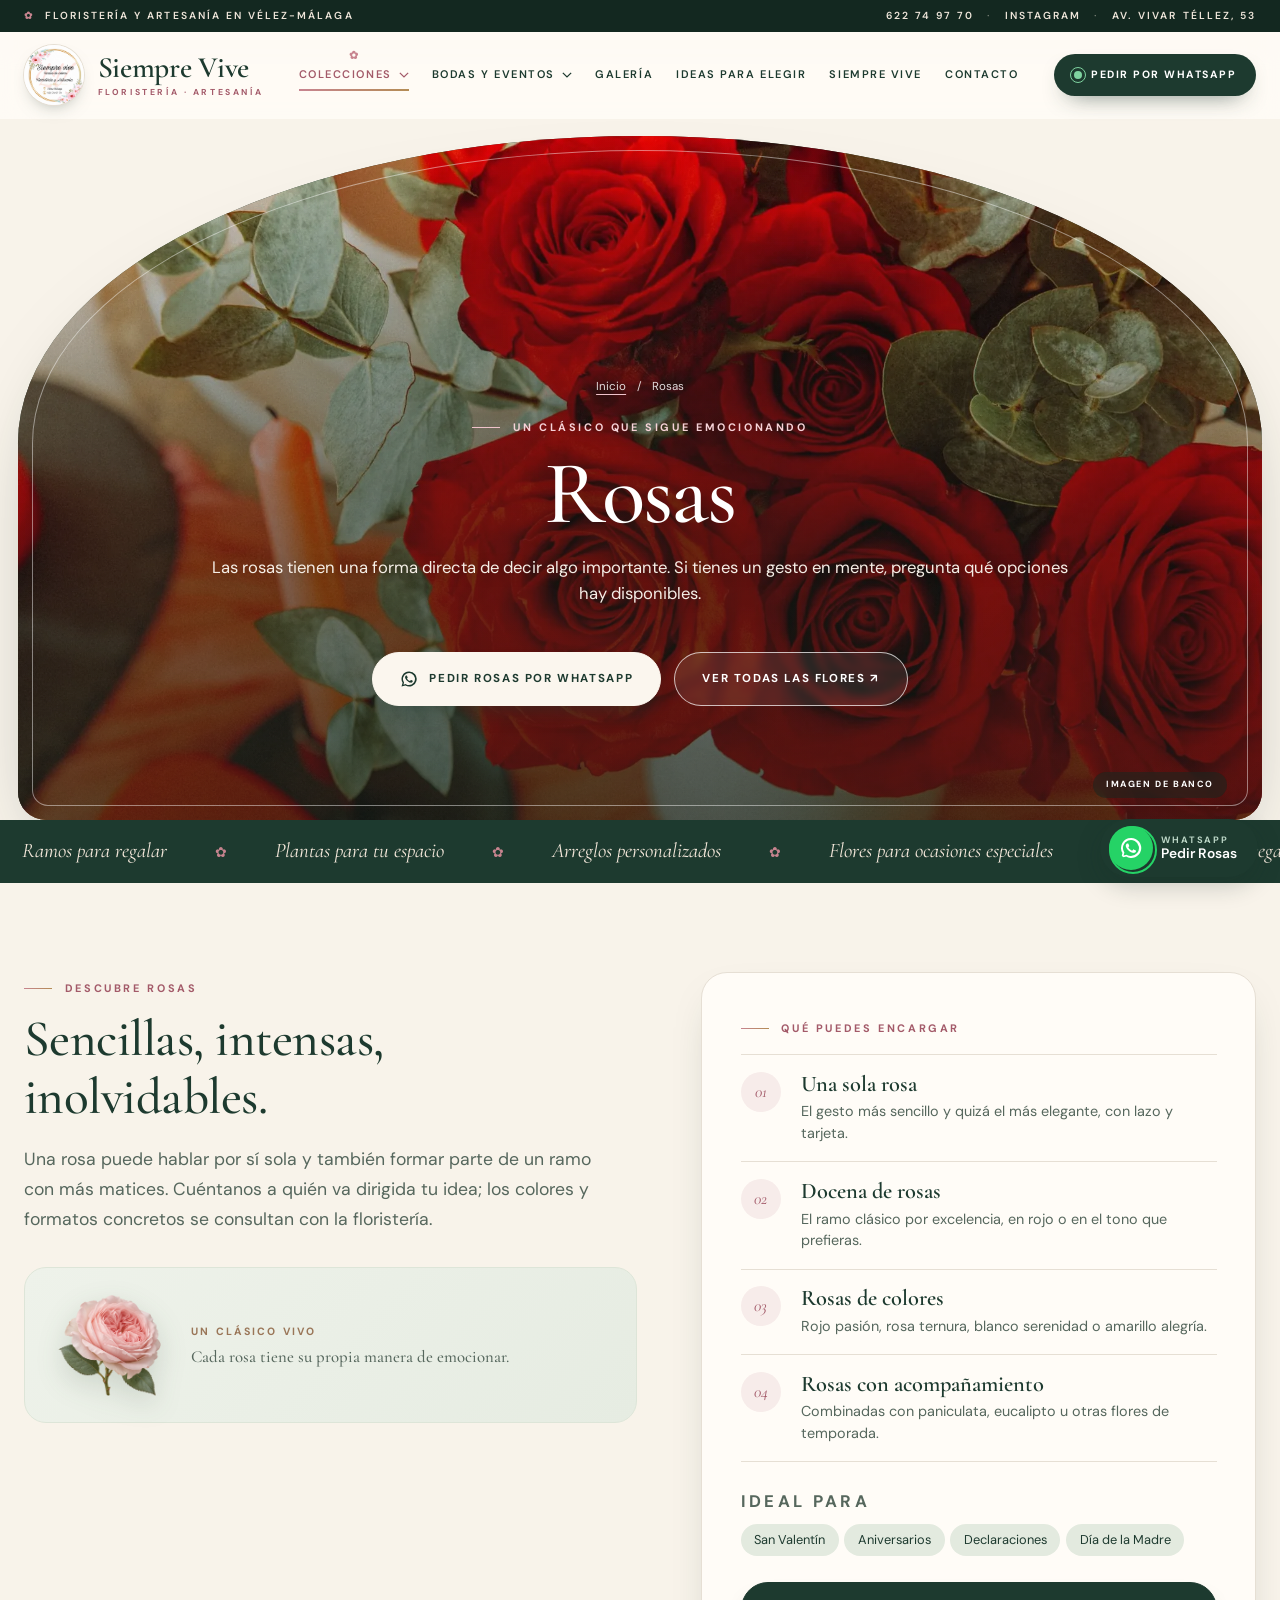
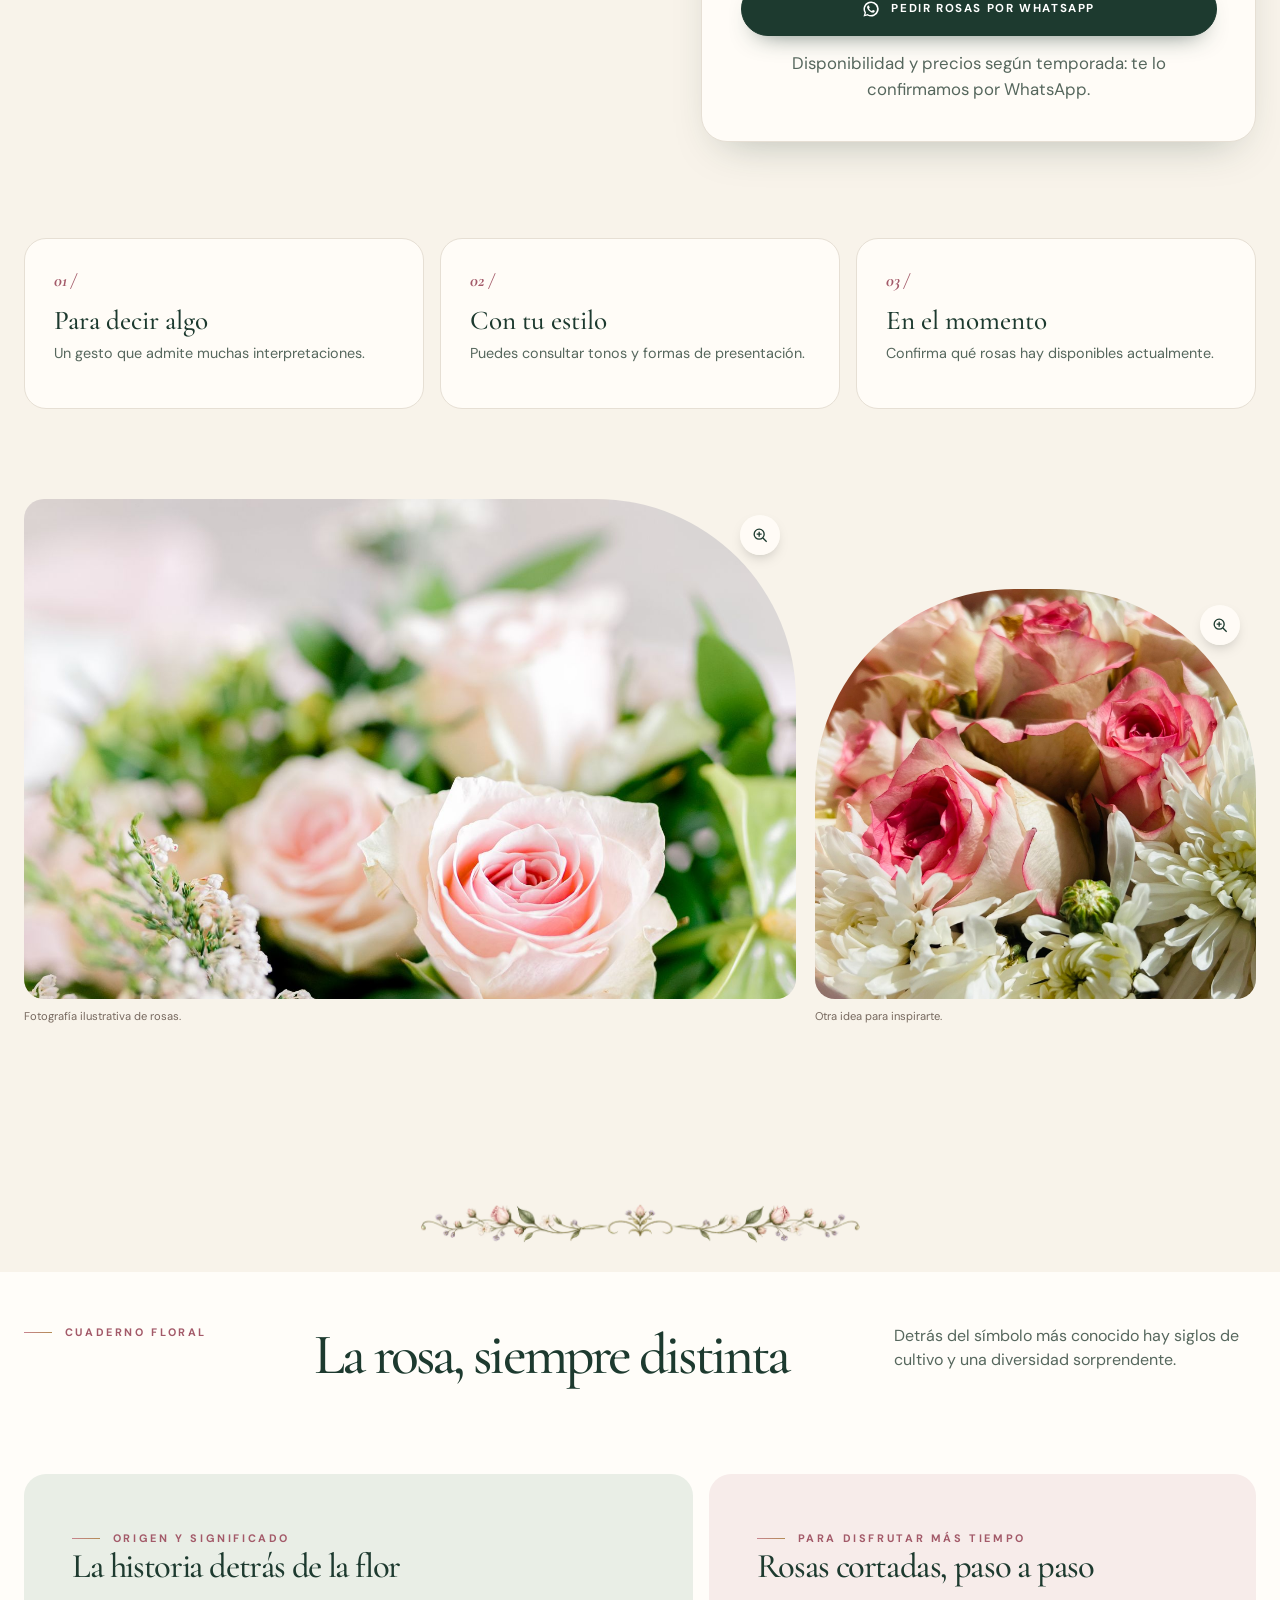
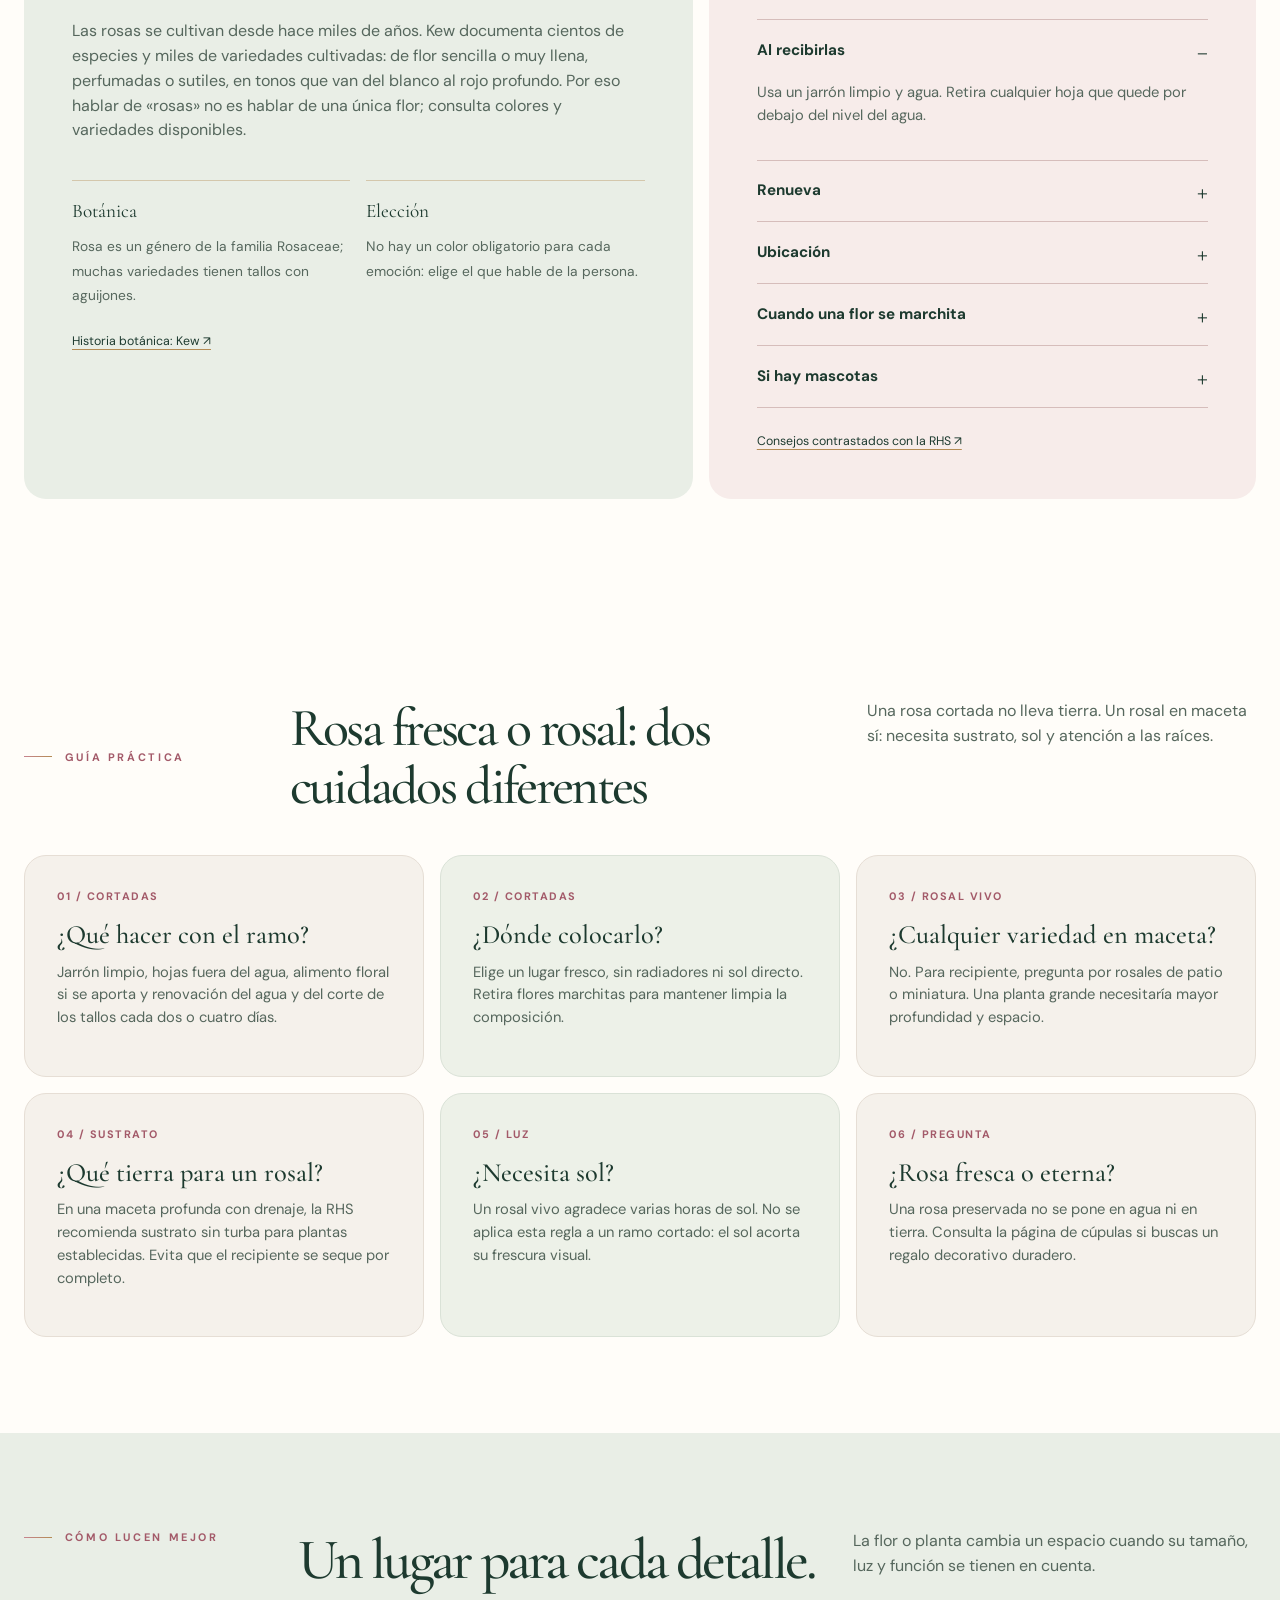
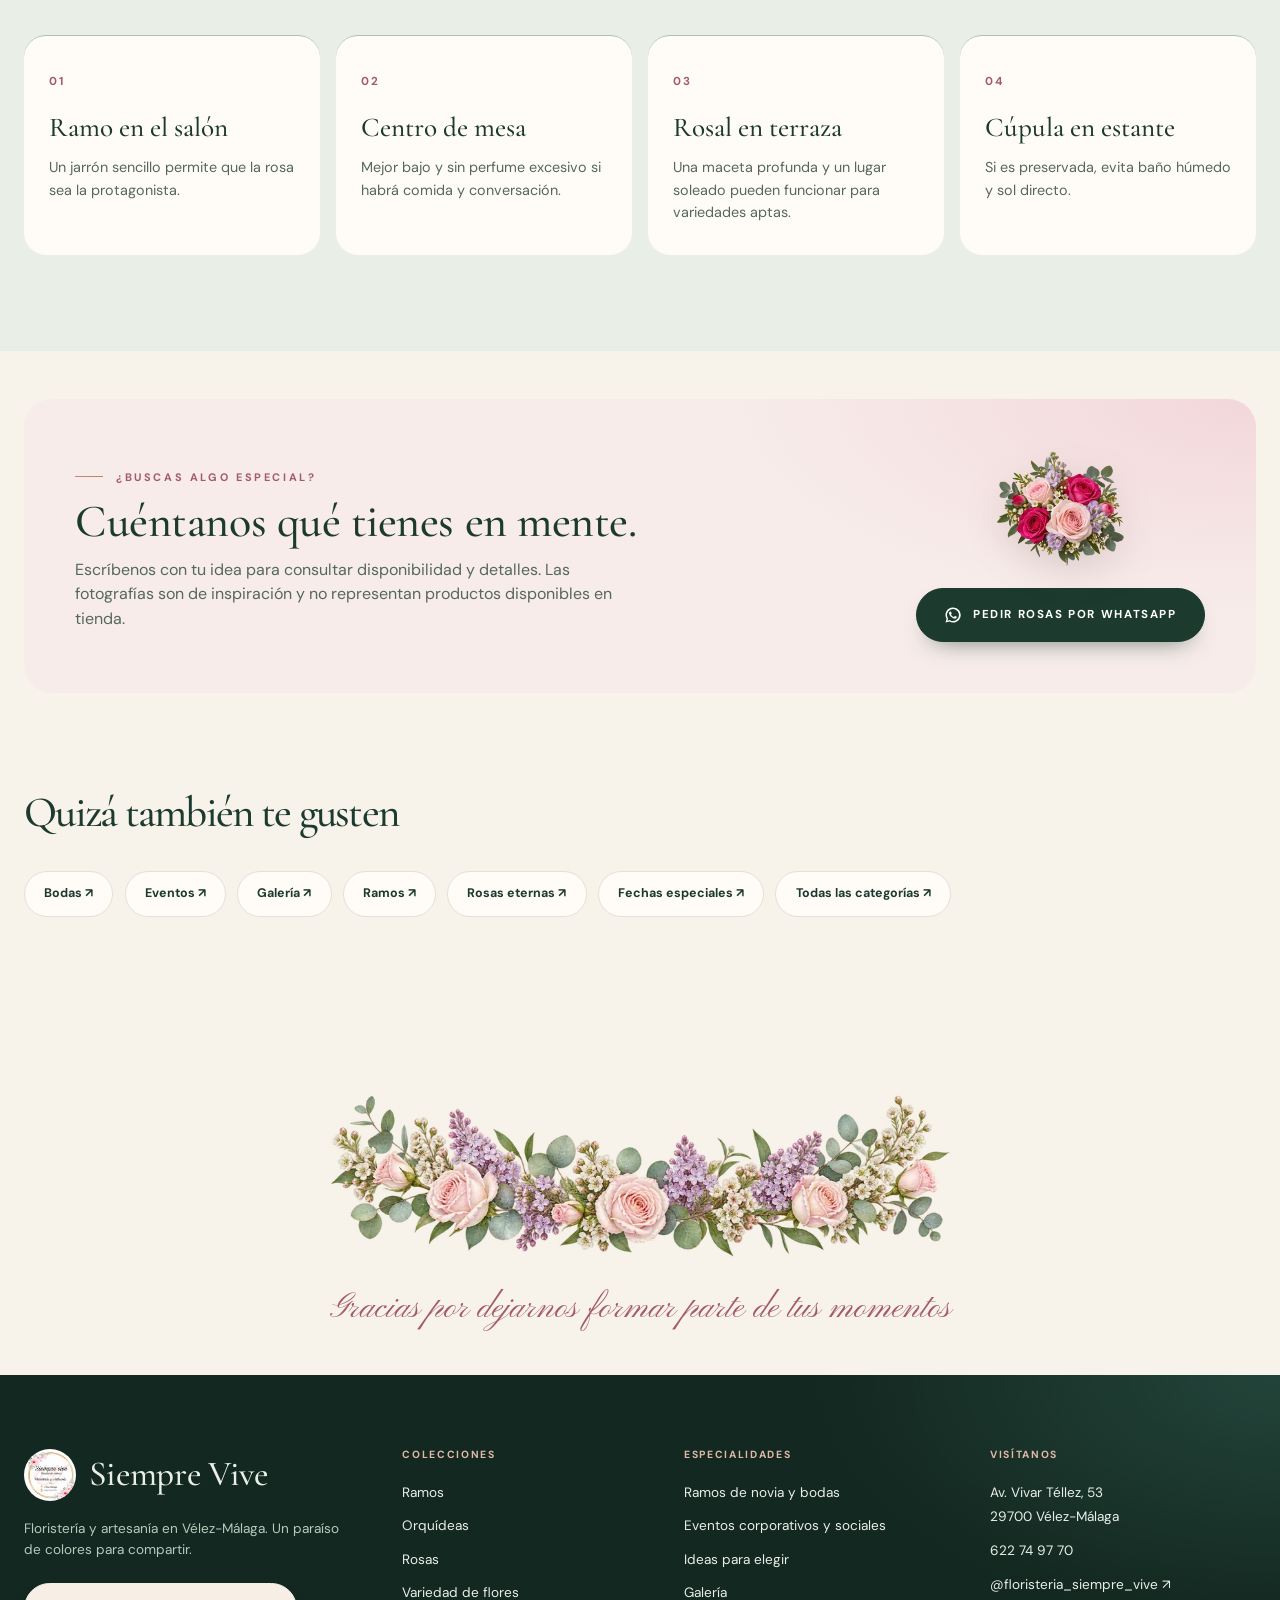
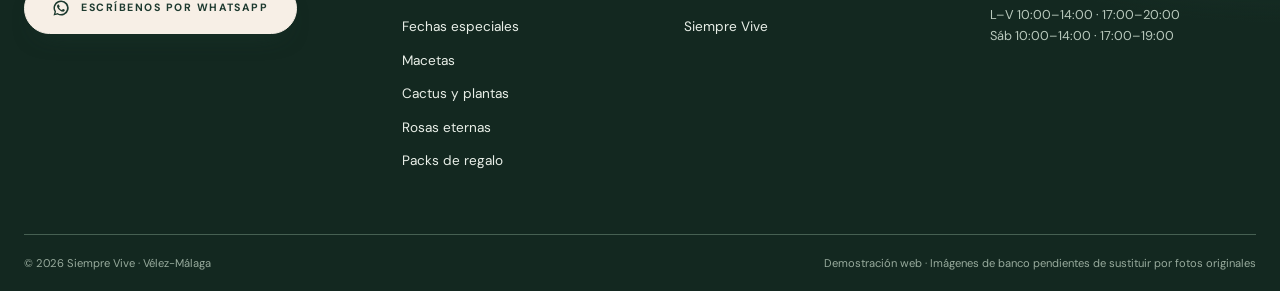
<file: rosas.html>
<!doctype html>
<html lang="es">
<head>
  <meta charset="utf-8"><meta name="viewport" content="width=device-width, initial-scale=1">
  <title>Rosas en Vélez-Málaga | Siempre Vive</title><meta name="description" content="Descubre la categoría de rosas de Siempre Vive en Vélez-Málaga y consulta colores y opciones disponibles por WhatsApp.">
  <!--og--><meta name="theme-color" content="#1d3a2f"><link rel="canonical" href="https://sefiro888.github.io/siemprevivemalaga/rosas.html"><link rel="icon" type="image/png" sizes="32x32" href="assets/images/compartir/favicon-32.png"><link rel="apple-touch-icon" href="assets/images/compartir/apple-touch-icon.png"><link rel="manifest" href="site.webmanifest">
  <meta property="og:type" content="website"><meta property="og:site_name" content="Floristería Siempre Vive"><meta property="og:locale" content="es_ES"><meta property="og:url" content="https://sefiro888.github.io/siemprevivemalaga/rosas.html"><meta property="og:title" content="Rosas · Siempre Vive Vélez-Málaga"><meta property="og:description" content="Descubre la categoría de rosas de Siempre Vive en Vélez-Málaga y consulta colores y opciones disponibles por WhatsApp.">
  <meta property="og:image" content="https://sefiro888.github.io/siemprevivemalaga/assets/images/compartir/rosas.jpg"><meta property="og:image:secure_url" content="https://sefiro888.github.io/siemprevivemalaga/assets/images/compartir/rosas.jpg"><meta property="og:image:type" content="image/jpeg"><meta property="og:image:width" content="1200"><meta property="og:image:height" content="630"><meta property="og:image:alt" content="Rosas · Siempre Vive Vélez-Málaga">
  <meta name="twitter:card" content="summary_large_image"><meta name="twitter:title" content="Rosas · Siempre Vive Vélez-Málaga"><meta name="twitter:description" content="Descubre la categoría de rosas de Siempre Vive en Vélez-Málaga y consulta colores y opciones disponibles por WhatsApp."><meta name="twitter:image" content="https://sefiro888.github.io/siemprevivemalaga/assets/images/compartir/rosas.jpg">
  <link rel="preload" as="image" href="assets/images/cabeceras/rosas.webp"><link rel="preconnect" href="https://fonts.googleapis.com"><link rel="preconnect" href="https://fonts.gstatic.com" crossorigin><link rel="stylesheet" href="https://fonts.googleapis.com/css2?family=Cormorant+Garamond:ital,wght@0,400;0,500;0,600;1,400;1,500&amp;family=DM+Sans:wght@400;500;600;700&amp;family=Pinyon+Script&amp;display=swap"><link rel="stylesheet" href="assets/css/styles.css?v=09261143"><link rel="stylesheet" href="assets/css/premium.css?v=09261143"><script defer src="assets/js/site.js?v=09261143"></script>
</head>
<body>
<a class="skip-link" href="#contenido">Saltar al contenido</a>
<header class="site-header">
  <div class="topbar"><div class="container topbar-inner"><span class="topbar-msg"><span aria-hidden="true">✿</span> Floristería y artesanía en Vélez-Málaga</span><span class="topbar-links"><a href="tel:+34622749770">622 74 97 70</a><span aria-hidden="true">·</span><a href="https://www.instagram.com/floristeria_siempre_vive/" target="_blank" rel="noopener noreferrer">Instagram</a><span aria-hidden="true">·</span><a href="index.html#contacto">Av. Vivar Téllez, 53</a></span></div></div>
  <div class="header-main"><div class="container header-inner">
    <a class="brand" href="index.html" aria-label="Siempre Vive, ir al inicio"><img src="logo.jpeg" width="64" height="64" alt=""><span class="brand-copy"><span class="brand-name">Siempre Vive</span><span class="brand-sub">Floristería · Artesanía</span></span></a>
    <nav class="desktop-nav" aria-label="Navegación principal">
      <div class="nav-dropdown nav-mega"><button class="nav-trigger is-active" type="button" aria-expanded="false" aria-controls="mega-colecciones">Colecciones <svg viewBox="0 0 12 8" aria-hidden="true"><path d="m1 1 5 5 5-5" fill="none" stroke="currentColor" stroke-width="1.5"/></svg></button>
        <div class="dropdown-panel mega-panel" id="mega-colecciones"><div class="mega-inner">
          <div class="mega-intro"><span class="script">Nuestras</span><strong>colecciones</strong><p>Flores, plantas y detalles para cada forma de sentir. Elige una colección y pídela directamente por WhatsApp.</p><a class="text-link" href="index.html#flores">Verlas todas <span aria-hidden="true">↗</span></a><img class="mega-orn" src="assets/images/adornos/esquina-sup.webp" alt="" aria-hidden="true"></div>
          <div class="mega-grid"><a class="mega-item" href="ramos.html"><img src="assets/images/thumbs/ramos.webp" alt="" width="56" height="56" loading="lazy"><span><strong>Ramos</strong><small>El detalle que habla</small></span></a><a class="mega-item" href="orquideas.html"><img src="assets/images/thumbs/orquideas.webp" alt="" width="56" height="56" loading="lazy"><span><strong>Orquídeas</strong><small>Elegancia natural</small></span></a><a class="mega-item is-active" href="rosas.html"><img src="assets/images/thumbs/rosas.webp" alt="" width="56" height="56" loading="lazy"><span><strong>Rosas</strong><small>Un gesto clásico</small></span></a><a class="mega-item" href="variedad-de-flores.html"><img src="assets/images/thumbs/variedad.webp" alt="" width="56" height="56" loading="lazy"><span><strong>Variedad de flores</strong><small>Color en cada pétalo</small></span></a><a class="mega-item" href="fechas-especiales.html"><img src="assets/images/thumbs/fechas.webp" alt="" width="56" height="56" loading="lazy"><span><strong>Fechas especiales</strong><small>Momentos que importan</small></span></a><a class="mega-item" href="macetas.html"><img src="assets/images/thumbs/macetas.webp" alt="" width="56" height="56" loading="lazy"><span><strong>Macetas</strong><small>Un rincón con vida</small></span></a><a class="mega-item" href="cactus-y-plantas.html"><img src="assets/images/thumbs/cactus.webp" alt="" width="56" height="56" loading="lazy"><span><strong>Cactus y plantas</strong><small>Verdes singulares</small></span></a><a class="mega-item" href="rosas-eternas.html"><img src="assets/images/thumbs/rosas-eternas.webp" alt="" width="56" height="56" loading="lazy"><span><strong>Rosas eternas</strong><small>Un recuerdo que permanece</small></span></a><a class="mega-item" href="packs-de-regalo.html"><img src="assets/images/thumbs/packs.webp" alt="" width="56" height="56" loading="lazy"><span><strong>Packs de regalo</strong><small>Detalles con intención</small></span></a></div>
          <a class="mega-feature" href="galeria.html"><img src="assets/images/thumbs/galeria.webp" alt="" loading="lazy"><span><small>Inspírate</small><strong>Galería de trabajos</strong><em>Ver galería ↗</em></span></a>
        </div></div>
      </div>
      <div class="nav-dropdown nav-spec"><button class="nav-trigger" type="button" aria-expanded="false" aria-controls="menu-bodas">Bodas y eventos <svg viewBox="0 0 12 8" aria-hidden="true"><path d="m1 1 5 5 5-5" fill="none" stroke="currentColor" stroke-width="1.5"/></svg></button>
        <div class="dropdown-panel spec-panel" id="menu-bodas"><a class="spec-item" href="bodas.html"><span class="spec-img"><img src="assets/images/thumbs/bodas-card.webp" alt="" loading="lazy"></span><strong>Ramos de novia y bodas</strong><small>Arreglos que capturan la esencia de vuestro amor</small></a><a class="spec-item" href="eventos.html"><span class="spec-img"><img src="assets/images/thumbs/eventos-card.webp" alt="" loading="lazy"></span><strong>Eventos corporativos y sociales</strong><small>Elegancia y sofisticación para cada evento</small></a></div>
      </div>
      <a class="nav-link" href="galeria.html">Galería</a>
      <a class="nav-link" href="index.html#ideas">Ideas para elegir</a>
      <a class="nav-link" href="sobre-nosotros.html">Siempre Vive</a>
      <a class="nav-link" href="index.html#contacto">Contacto</a>
    </nav>
    <a class="header-cta" href="https://wa.me/34622749770" data-wa="" target="_blank" rel="noopener noreferrer"><span class="cta-dot" aria-hidden="true"></span>Pedir por WhatsApp</a>
    <button class="menu-toggle" type="button" aria-label="Abrir menú" aria-controls="mobile-menu" aria-expanded="false"><span></span><span></span><span></span></button>
  </div></div>
  <nav class="mobile-nav" id="mobile-menu" aria-label="Navegación móvil" inert>
    
    <div class="mnav-head"><a class="brand" href="index.html"><img src="logo.jpeg" width="48" height="48" alt=""><span class="brand-name">Siempre Vive</span></a><button class="mnav-close" type="button" aria-label="Cerrar menú"><span></span><span></span></button></div>
    <div class="mnav-body">
      <div class="mnav-links">
        <a href="index.html"><small>01</small>Inicio</a>
        <a href="galeria.html"><small>02</small>Galería</a>
        <a href="index.html#ideas"><small>03</small>Ideas para elegir</a>
        <a href="sobre-nosotros.html"><small>04</small>Siempre Vive</a>
        <a href="index.html#contacto"><small>05</small>Contacto</a>
      </div>
      <p class="mnav-label">Bodas y eventos</p>
      <div class="mnav-spec"><a class="mspec" href="bodas.html"><img src="assets/images/thumbs/bodas-card.webp" alt="" loading="lazy"><span>Ramos de novia y bodas</span></a><a class="mspec" href="eventos.html"><img src="assets/images/thumbs/eventos-card.webp" alt="" loading="lazy"><span>Eventos corporativos y sociales</span></a></div>
      <p class="mnav-label">Colecciones <span aria-hidden="true">→ desliza</span></p>
      <div class="mnav-chips"><a class="mchip" href="ramos.html"><img src="assets/images/thumbs/ramos.webp" alt="" width="64" height="64" loading="lazy"><span>Ramos</span></a><a class="mchip" href="orquideas.html"><img src="assets/images/thumbs/orquideas.webp" alt="" width="64" height="64" loading="lazy"><span>Orquídeas</span></a><a class="mchip is-active" href="rosas.html"><img src="assets/images/thumbs/rosas.webp" alt="" width="64" height="64" loading="lazy"><span>Rosas</span></a><a class="mchip" href="variedad-de-flores.html"><img src="assets/images/thumbs/variedad.webp" alt="" width="64" height="64" loading="lazy"><span>Variedad de flores</span></a><a class="mchip" href="fechas-especiales.html"><img src="assets/images/thumbs/fechas.webp" alt="" width="64" height="64" loading="lazy"><span>Fechas especiales</span></a><a class="mchip" href="macetas.html"><img src="assets/images/thumbs/macetas.webp" alt="" width="64" height="64" loading="lazy"><span>Macetas</span></a><a class="mchip" href="cactus-y-plantas.html"><img src="assets/images/thumbs/cactus.webp" alt="" width="64" height="64" loading="lazy"><span>Cactus y plantas</span></a><a class="mchip" href="rosas-eternas.html"><img src="assets/images/thumbs/rosas-eternas.webp" alt="" width="64" height="64" loading="lazy"><span>Rosas eternas</span></a><a class="mchip" href="packs-de-regalo.html"><img src="assets/images/thumbs/packs.webp" alt="" width="64" height="64" loading="lazy"><span>Packs de regalo</span></a></div>
      <div class="mnav-foot"><a class="button btn-light-wa" href="https://wa.me/34622749770" data-wa="" target="_blank" rel="noopener noreferrer">Pedir por WhatsApp</a><div class="mnav-contact"><a href="tel:+34622749770">622 74 97 70</a><a href="https://www.instagram.com/floristeria_siempre_vive/" target="_blank" rel="noopener noreferrer">Instagram ↗</a></div><span class="script">con amor, Siempre Vive</span></div>
      <img class="mnav-orn-b" src="assets/images/adornos/guirnalda-fina.webp" alt="" aria-hidden="true">
    </div>
  </nav>
</header>
<main id="contenido">
<section class="page-hero" aria-labelledby="page-title"><div class="page-hero-copy"><nav class="breadcrumb" aria-label="Ruta de navegación"><a href="index.html">Inicio</a><span aria-hidden="true">/</span><span aria-current="page">Rosas</span></nav><span class="eyebrow">Un clásico que sigue emocionando</span><h1 id="page-title">Rosas</h1><p>Las rosas tienen una forma directa de decir algo importante. Si tienes un gesto en mente, pregunta qué opciones hay disponibles.</p><div class="hero-actions"><a class="button" href="https://wa.me/34622749770?text=Hola%2C%20quer%C3%ADa%20consultar%20si%20ten%C3%A9is%20rosas%20disponibles%20y%20qu%C3%A9%20opciones%20hay." target="_blank" rel="noopener noreferrer">Pedir Rosas por WhatsApp</a><a class="button button-outline" href="index.html#flores">Ver todas las flores ↗</a></div></div><div class="hero-visual"><div class="page-hero-image"><img src="assets/images/cabeceras/rosas.webp" alt="Rosas rojas con hojas de eucalipto, imagen de banco" fetchpriority="high"><span class="photo-tag">Imagen de banco</span></div></div></section>
<div class="marquee" aria-label="Ramos, plantas, arreglos personalizados y flores para ocasiones especiales"><div class="marquee-track" aria-hidden="true"><div class="marquee-group"><span>Ramos para regalar</span><span>Plantas para tu espacio</span><span>Arreglos personalizados</span><span>Flores para ocasiones especiales</span></div><div class="marquee-group"><span>Ramos para regalar</span><span>Plantas para tu espacio</span><span>Arreglos personalizados</span><span>Flores para ocasiones especiales</span></div></div></div>
  <section class="category-body container" aria-labelledby="category-lead"><div class="category-lead lead-v2"><div class="lead-intro" data-reveal><span class="eyebrow">Descubre rosas</span><h2 id="category-lead">Sencillas, intensas, inolvidables.</h2><p class="lead-p">Una rosa puede hablar por sí sola y también formar parte de un ramo con más matices. Cuéntanos a quién va dirigida tu idea; los colores y formatos concretos se consultan con la floristería.</p><div class="orn-quote" data-reveal><img class="orn" src="assets/images/adornos/rosas.webp" alt="" aria-hidden="true" loading="lazy"><div><span class="orn-quote-eyebrow">Un clásico vivo</span><p class="orn-quote-text">Cada rosa tiene su propia manera de emocionar.</p></div></div></div><aside class="offer-card" data-reveal="right"><span class="eyebrow">Qué puedes encargar</span><ul class="offer-list"><li><span>01</span><div><strong>Una sola rosa</strong><small>El gesto más sencillo y quizá el más elegante, con lazo y tarjeta.</small></div></li><li><span>02</span><div><strong>Docena de rosas</strong><small>El ramo clásico por excelencia, en rojo o en el tono que prefieras.</small></div></li><li><span>03</span><div><strong>Rosas de colores</strong><small>Rojo pasión, rosa ternura, blanco serenidad o amarillo alegría.</small></div></li><li><span>04</span><div><strong>Rosas con acompañamiento</strong><small>Combinadas con paniculata, eucalipto u otras flores de temporada.</small></div></li></ul><p class="offer-label">Ideal para</p><ul class="chips"><li>San Valentín</li><li>Aniversarios</li><li>Declaraciones</li><li>Día de la Madre</li></ul><a class="button" href="https://wa.me/34622749770" target="_blank" rel="noopener noreferrer">Pedir Rosas por WhatsApp</a><p class="offer-note">Disponibilidad y precios según temporada: te lo confirmamos por WhatsApp.</p></aside><!--/lead--></div><div class="category-points"><article data-reveal><span>01 /</span><h3>Para decir algo</h3><p>Un gesto que admite muchas interpretaciones.</p></article><article data-reveal><span>02 /</span><h3>Con tu estilo</h3><p>Puedes consultar tonos y formas de presentación.</p></article><article data-reveal><span>03 /</span><h3>En el momento</h3><p>Confirma qué rosas hay disponibles actualmente.</p></article></div></section>
<section class="container category-gallery" aria-label="Imágenes de inspiración para rosas"><figure data-reveal data-lightbox><img src="assets/images/ramos-color.jpg" alt="Rosas rosadas rodeadas de flores pequeñas y hojas verdes" loading="lazy"><figcaption>Fotografía ilustrativa de rosas.</figcaption></figure><figure data-reveal data-lightbox><img src="assets/images/hero.jpg" alt="Rosas rosadas y flores blancas preparadas en un ramo" loading="lazy"><figcaption>Otra idea para inspirarte.</figcaption></figure></section>
<div class="orn-divider" aria-hidden="true"><img src="assets/images/adornos/divisor.webp" alt="" loading="lazy"></div>
<section class="field-guide" aria-labelledby="field-title"><div class="container field-guide-head"><span class="eyebrow">Cuaderno floral</span><h2 id="field-title">La rosa, siempre distinta</h2><p>Detrás del símbolo más conocido hay siglos de cultivo y una diversidad sorprendente.</p></div><div class="container field-guide-layout"><article class="field-story" data-reveal><span class="eyebrow">Origen y significado</span><h3>La historia detrás de la flor</h3><p>Las rosas se cultivan desde hace miles de años. Kew documenta cientos de especies y miles de variedades cultivadas: de flor sencilla o muy llena, perfumadas o sutiles, en tonos que van del blanco al rojo profundo. Por eso hablar de «rosas» no es hablar de una única flor; consulta colores y variedades disponibles.</p><div class="field-facts"><div><strong>Botánica</strong><span>Rosa es un género de la familia Rosaceae; muchas variedades tienen tallos con aguijones.</span></div><div><strong>Elección</strong><span>No hay un color obligatorio para cada emoción: elige el que hable de la persona.</span></div></div><a class="field-source" href="https://www.kew.org/plants/roses" target="_blank" rel="noopener noreferrer">Historia botánica: Kew ↗</a></article><div class="care-panel" data-reveal><span class="eyebrow">Para disfrutar más tiempo</span><h3>Rosas cortadas, paso a paso</h3><details open><summary>Al recibirlas</summary><p>Usa un jarrón limpio y agua. Retira cualquier hoja que quede por debajo del nivel del agua.</p></details><details><summary>Renueva</summary><p>Cada dos o cuatro días cambia el agua y recorta un poco los tallos. Si hay alimento floral, úsalo según indicaciones.</p></details><details><summary>Ubicación</summary><p>Mantén el ramo en la zona más fresca de casa que resulte adecuada, fuera de sol directo y radiadores.</p></details><details><summary>Cuando una flor se marchita</summary><p>Retírala para cuidar el conjunto y revisa agua y tallos. Una flor dañada puede acelerar el deterioro visual del ramo.</p></details><details><summary>Si hay mascotas</summary><p>Pregunta por la composición completa del ramo: el follaje u otras flores acompañantes pueden requerir precauciones diferentes.</p></details><a class="field-source" href="https://www.rhs.org.uk/plants/for-places/cut-flowers-conditioning" target="_blank" rel="noopener noreferrer">Consejos contrastados con la RHS ↗</a></div></div></section>
<section class="practical" aria-labelledby="practical-title"><div class="container"><div class="practical-head"><span class="eyebrow">Guía práctica</span><h2 id="practical-title">Rosa fresca o rosal: dos cuidados diferentes</h2><p>Una rosa cortada no lleva tierra. Un rosal en maceta sí: necesita sustrato, sol y atención a las raíces.</p></div><div class="practical-grid"><article data-reveal><span>01 / Cortadas</span><h3>¿Qué hacer con el ramo?</h3><p>Jarrón limpio, hojas fuera del agua, alimento floral si se aporta y renovación del agua y del corte de los tallos cada dos o cuatro días.</p></article><article data-reveal><span>02 / Cortadas</span><h3>¿Dónde colocarlo?</h3><p>Elige un lugar fresco, sin radiadores ni sol directo. Retira flores marchitas para mantener limpia la composición.</p></article><article data-reveal><span>03 / Rosal vivo</span><h3>¿Cualquier variedad en maceta?</h3><p>No. Para recipiente, pregunta por rosales de patio o miniatura. Una planta grande necesitaría mayor profundidad y espacio.</p></article><article data-reveal><span>04 / Sustrato</span><h3>¿Qué tierra para un rosal?</h3><p>En una maceta profunda con drenaje, la RHS recomienda sustrato sin turba para plantas establecidas. Evita que el recipiente se seque por completo.</p></article><article data-reveal><span>05 / Luz</span><h3>¿Necesita sol?</h3><p>Un rosal vivo agradece varias horas de sol. No se aplica esta regla a un ramo cortado: el sol acorta su frescura visual.</p></article><article data-reveal><span>06 / Pregunta</span><h3>¿Rosa fresca o eterna?</h3><p>Una rosa preservada no se pone en agua ni en tierra. Consulta la página de cúpulas si buscas un regalo decorativo duradero.</p></article></div></div></section><section class="placement" aria-labelledby="placement-title"><div class="container"><div class="placement-head"><span class="eyebrow">Cómo lucen mejor</span><h2 id="placement-title">Un lugar para cada detalle.</h2><p>La flor o planta cambia un espacio cuando su tamaño, luz y función se tienen en cuenta.</p></div><div class="placement-grid"><article data-reveal><span>01</span><h3>Ramo en el salón</h3><p>Un jarrón sencillo permite que la rosa sea la protagonista.</p></article><article data-reveal><span>02</span><h3>Centro de mesa</h3><p>Mejor bajo y sin perfume excesivo si habrá comida y conversación.</p></article><article data-reveal><span>03</span><h3>Rosal en terraza</h3><p>Una maceta profunda y un lugar soleado pueden funcionar para variedades aptas.</p></article><article data-reveal><span>04</span><h3>Cúpula en estante</h3><p>Si es preservada, evita baño húmedo y sol directo.</p></article></div></div></section>
  <section class="container category-cta" aria-labelledby="cta-title"><img class="orn orn-cta" src="assets/images/adornos/ramos.webp" alt="" aria-hidden="true" loading="lazy"><div><span class="eyebrow">¿Buscas algo especial?</span><h2 id="cta-title">Cuéntanos qué tienes en mente.</h2><p>Escríbenos con tu idea para consultar disponibilidad y detalles. Las fotografías son de inspiración y no representan productos disponibles en tienda.</p></div><a class="button" href="https://wa.me/34622749770?text=Hola%2C%20quer%C3%ADa%20consultar%20si%20ten%C3%A9is%20rosas%20disponibles%20y%20qu%C3%A9%20opciones%20hay." target="_blank" rel="noopener noreferrer">Pedir Rosas por WhatsApp</a></section>
  <section class="related container" aria-labelledby="related-title"><h2 id="related-title">Quizá también te gusten</h2><div class="related-links"><a href="bodas.html">Bodas ↗</a><a href="eventos.html">Eventos ↗</a><a href="galeria.html">Galería ↗</a><a href="ramos.html">Ramos ↗</a><a href="rosas-eternas.html">Rosas eternas ↗</a><a href="fechas-especiales.html">Fechas especiales ↗</a><a href="index.html#flores">Todas las categorías ↗</a></div></section>
</main>
<div class="footer-garland" aria-hidden="true"><img class="orn-garland" src="assets/images/adornos/guirnalda.webp" alt="" loading="lazy"><p class="script">Gracias por dejarnos formar parte de tus momentos</p></div>
<footer class="footer"><div class="container"><div class="footer-top">
  <div class="footer-about"><a class="footer-brand" href="index.html"><img src="logo.jpeg" width="56" height="56" alt="" loading="lazy">Siempre Vive</a><p>Floristería y artesanía en Vélez-Málaga. Un paraíso de colores para compartir.</p><a class="button btn-light-wa" href="https://wa.me/34622749770" data-wa="" target="_blank" rel="noopener noreferrer">Escríbenos por WhatsApp</a></div>
  <div><small>Colecciones</small><ul><li><a href="ramos.html">Ramos</a></li><li><a href="orquideas.html">Orquídeas</a></li><li><a href="rosas.html">Rosas</a></li><li><a href="variedad-de-flores.html">Variedad de flores</a></li><li><a href="fechas-especiales.html">Fechas especiales</a></li><li><a href="macetas.html">Macetas</a></li><li><a href="cactus-y-plantas.html">Cactus y plantas</a></li><li><a href="rosas-eternas.html">Rosas eternas</a></li><li><a href="packs-de-regalo.html">Packs de regalo</a></li></ul></div>
  <div><small>Especialidades</small><ul><li><a href="bodas.html">Ramos de novia y bodas</a></li><li><a href="eventos.html">Eventos corporativos y sociales</a></li><li><a href="index.html#ideas">Ideas para elegir</a></li><li><a href="galeria.html">Galería</a></li><li><a href="sobre-nosotros.html">Siempre Vive</a></li></ul></div>
  <div><small>Visítanos</small><ul><li><a href="https://www.google.com/maps/search/?api=1&amp;query=Av.%20Vivar%20T%C3%A9llez%2053%2C%2029700%20V%C3%A9lez-M%C3%A1laga" target="_blank" rel="noopener noreferrer">Av. Vivar Téllez, 53<br>29700 Vélez-Málaga</a></li><li><a href="tel:+34622749770">622 74 97 70</a></li><li><a href="https://www.instagram.com/floristeria_siempre_vive/" target="_blank" rel="noopener noreferrer">@floristeria_siempre_vive ↗</a></li><li class="footer-hours">L–V 10:00–14:00 · 17:00–20:00<br>Sáb 10:00–14:00 · 17:00–19:00</li></ul></div>
</div><div class="footer-bottom"><span>© 2026 Siempre Vive · Vélez-Málaga</span><span>Demostración web · Imágenes de banco pendientes de sustituir por fotos originales</span></div></div></footer>
</body></html>
</file>
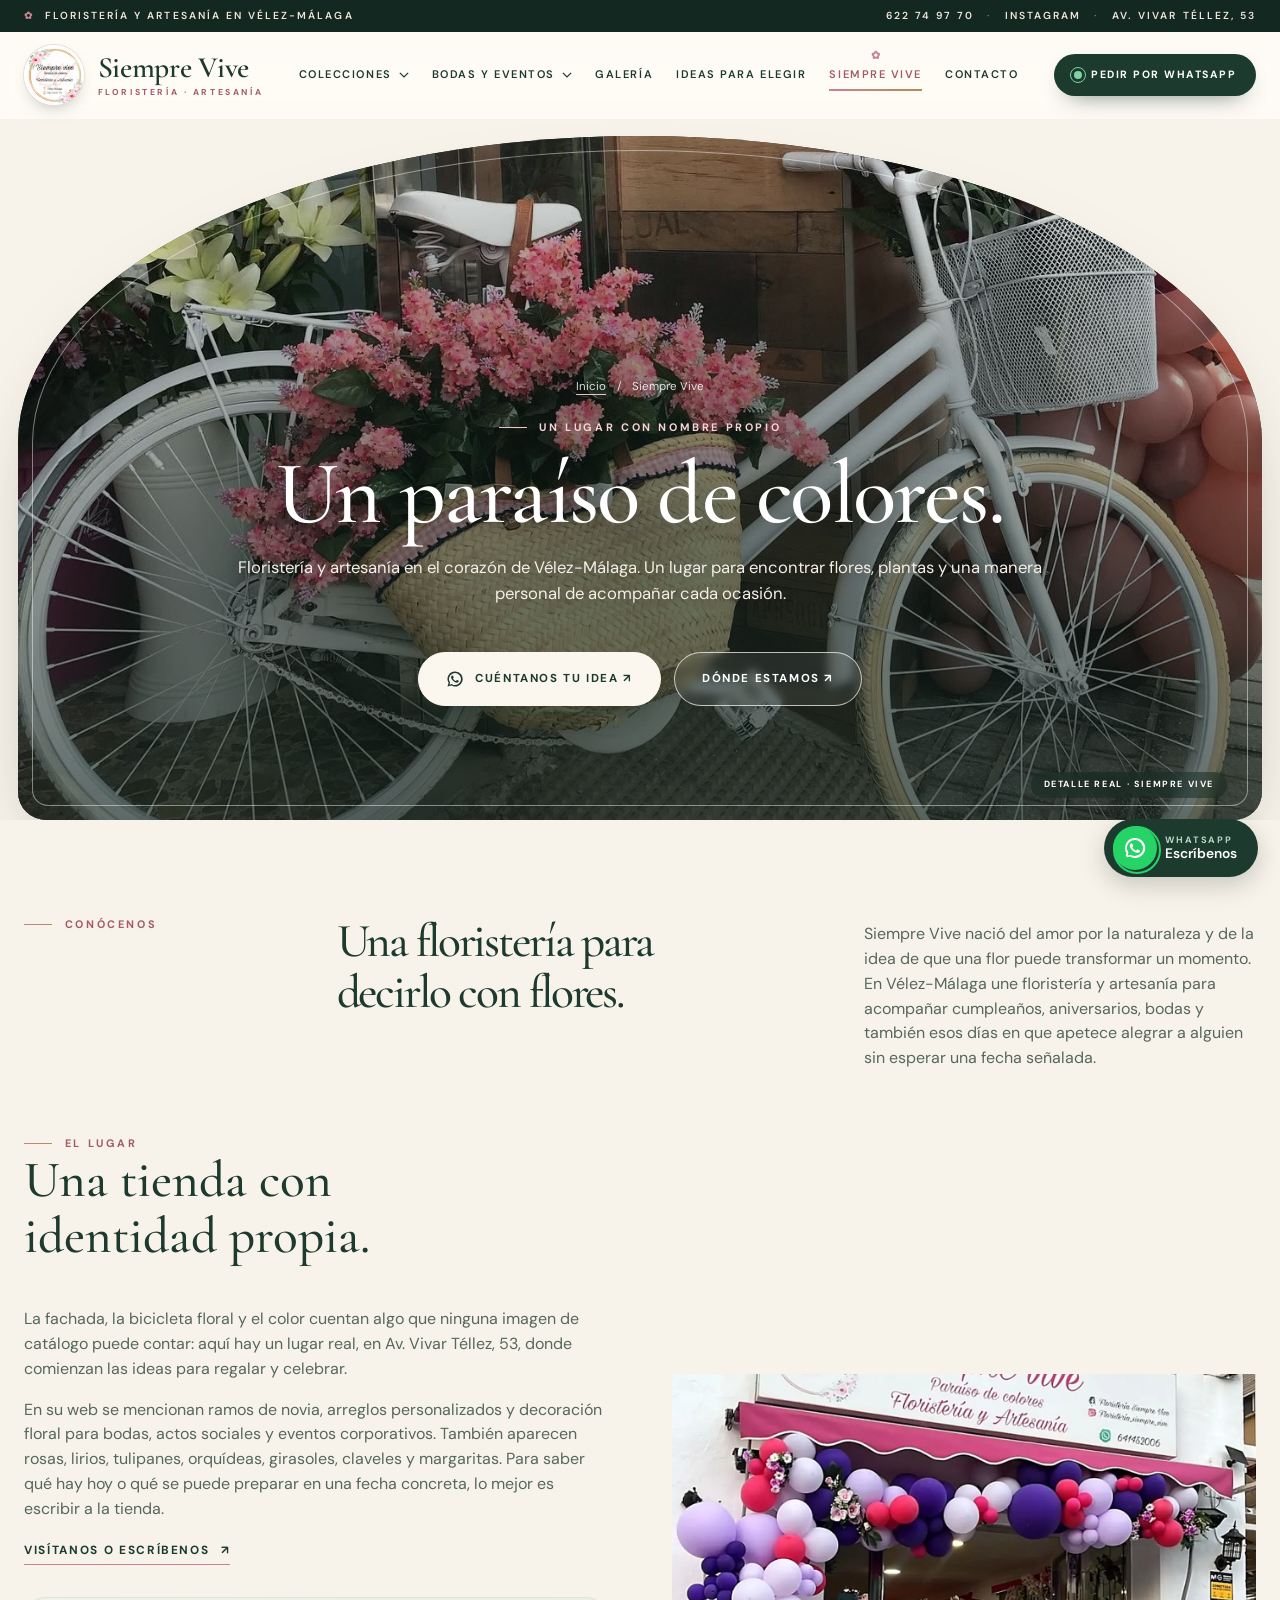
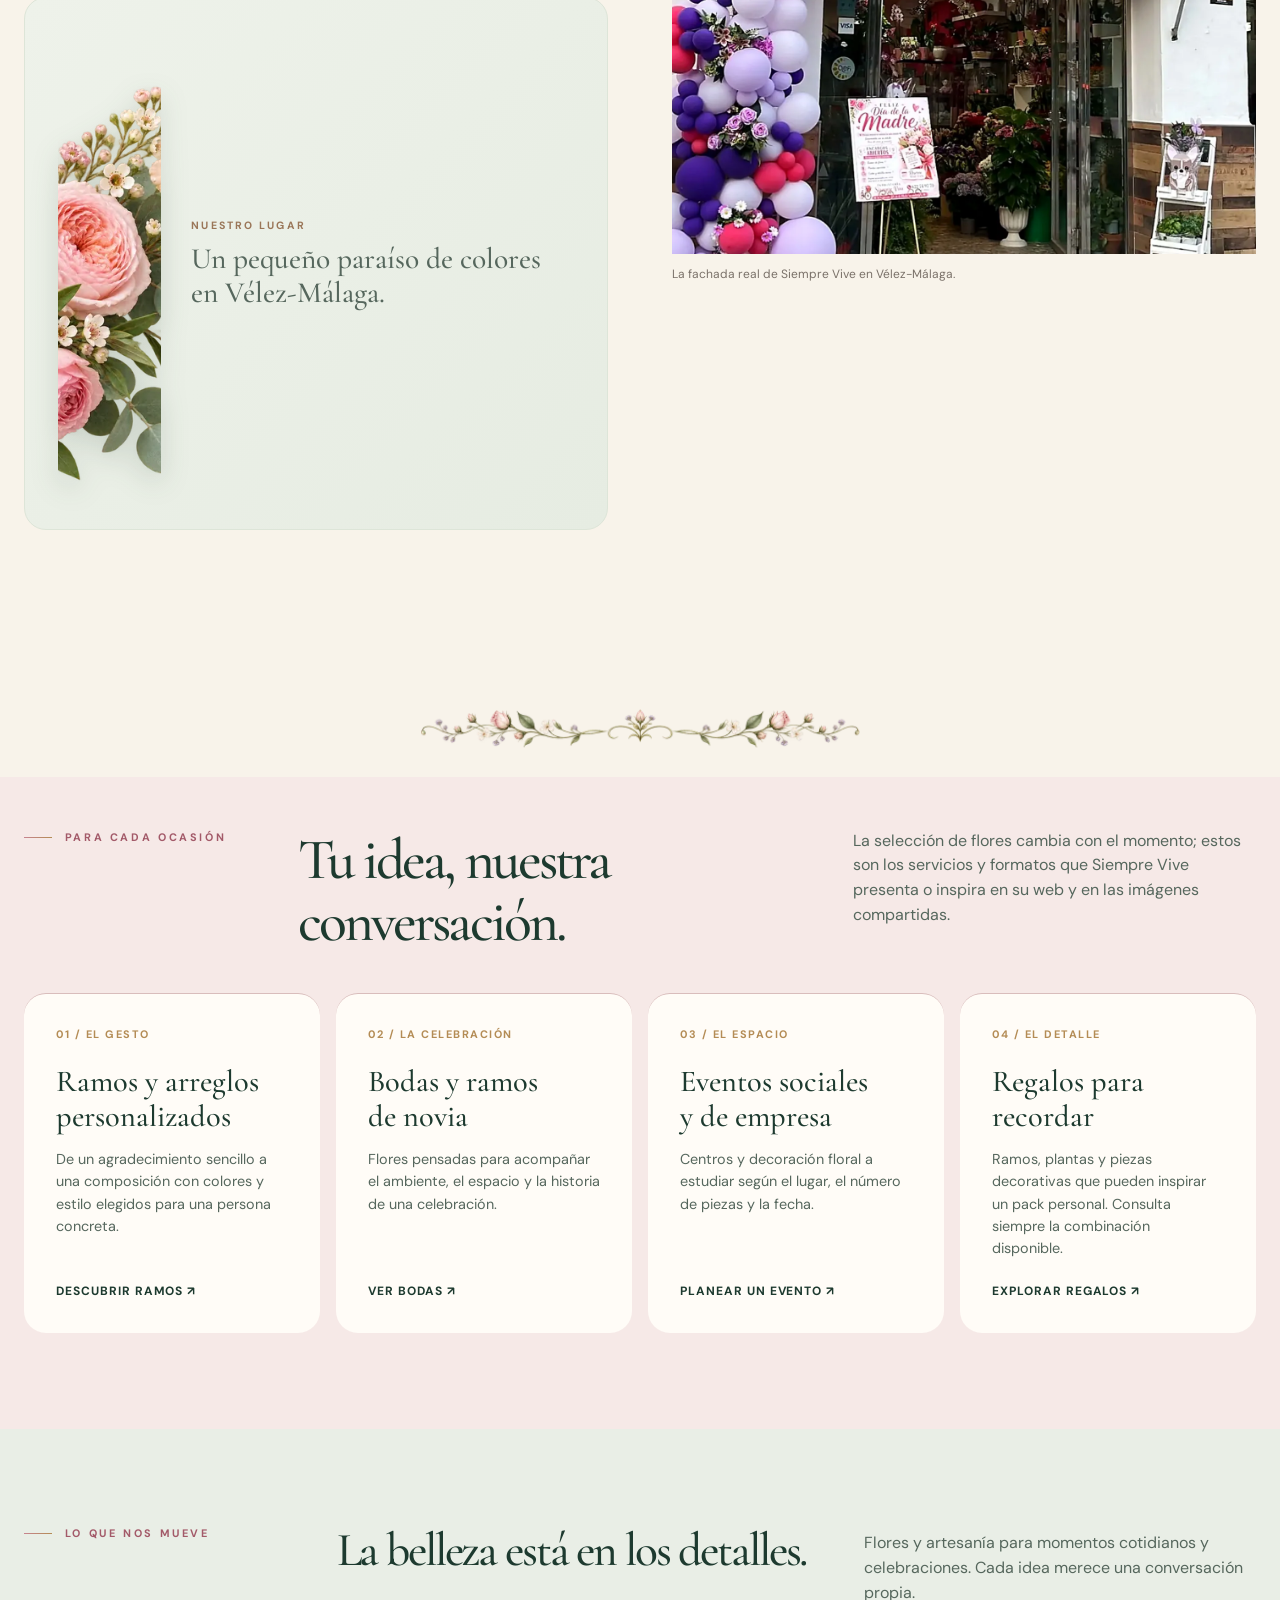
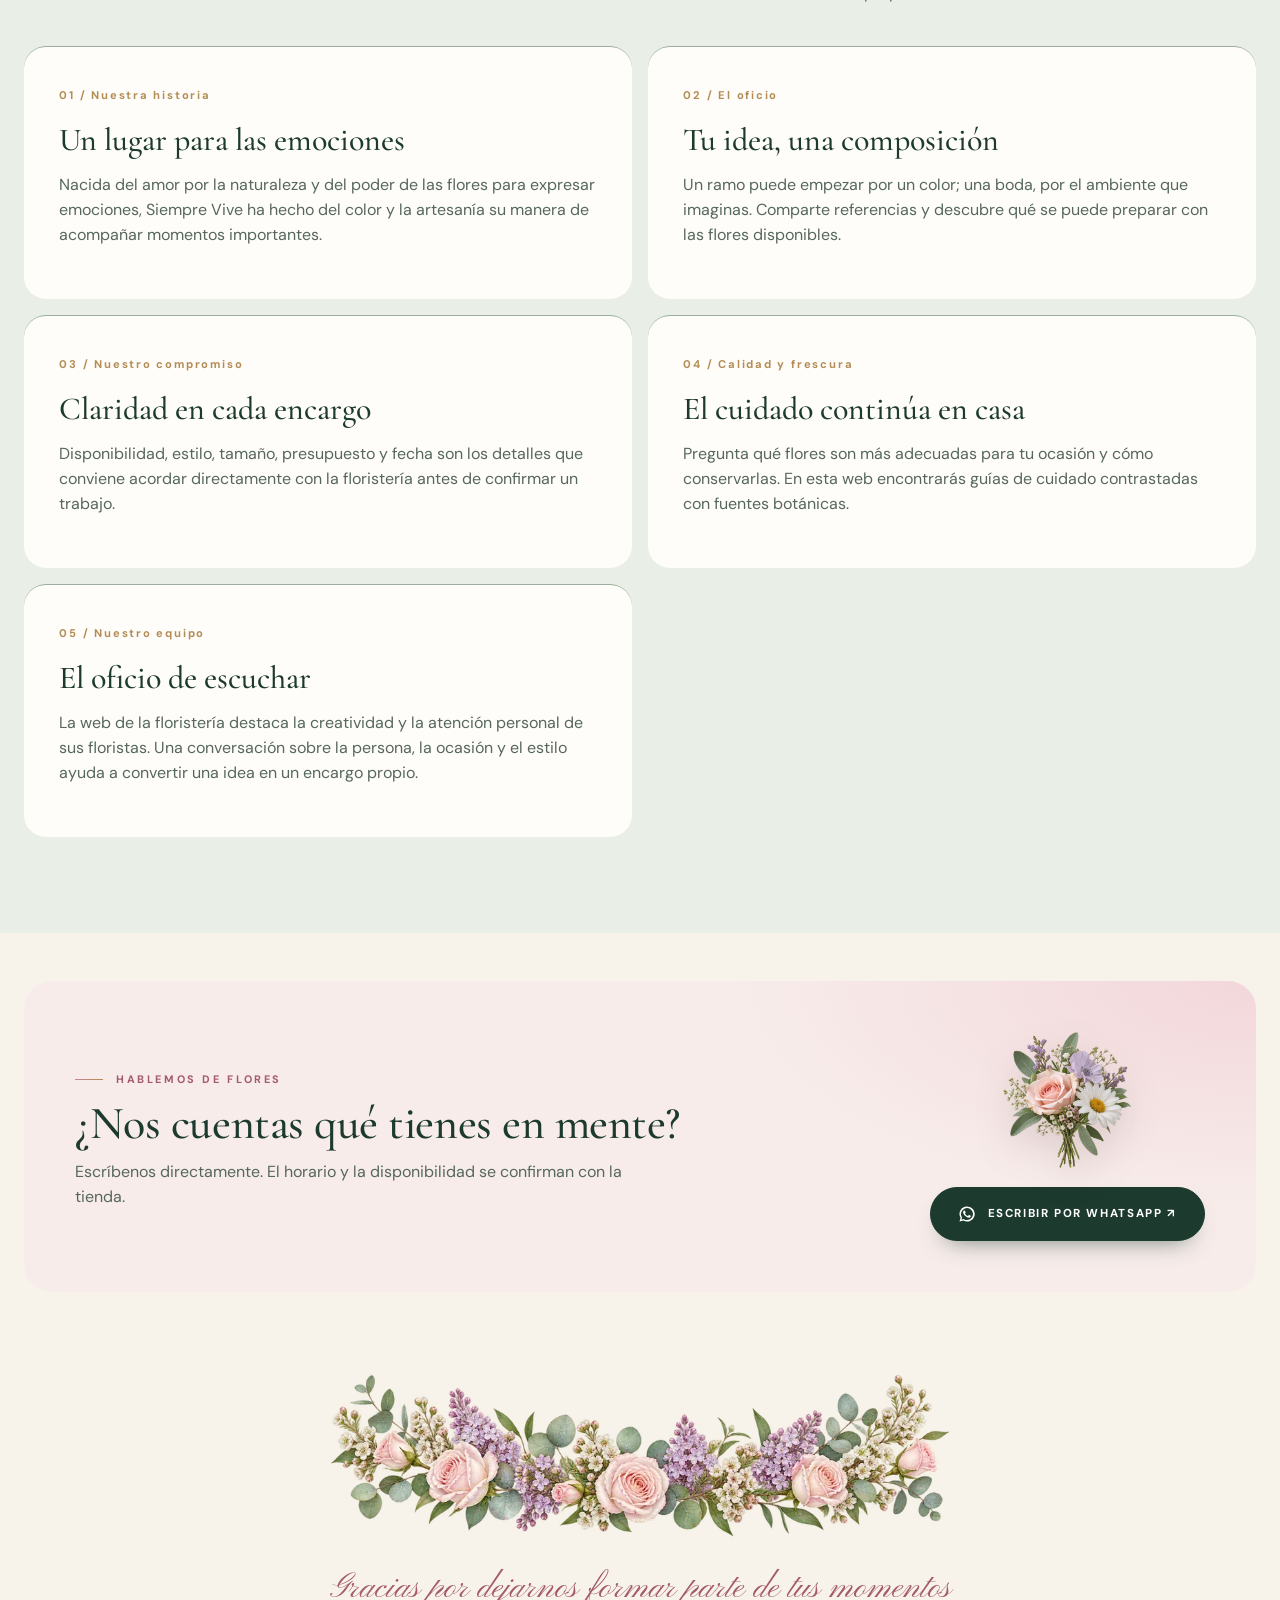
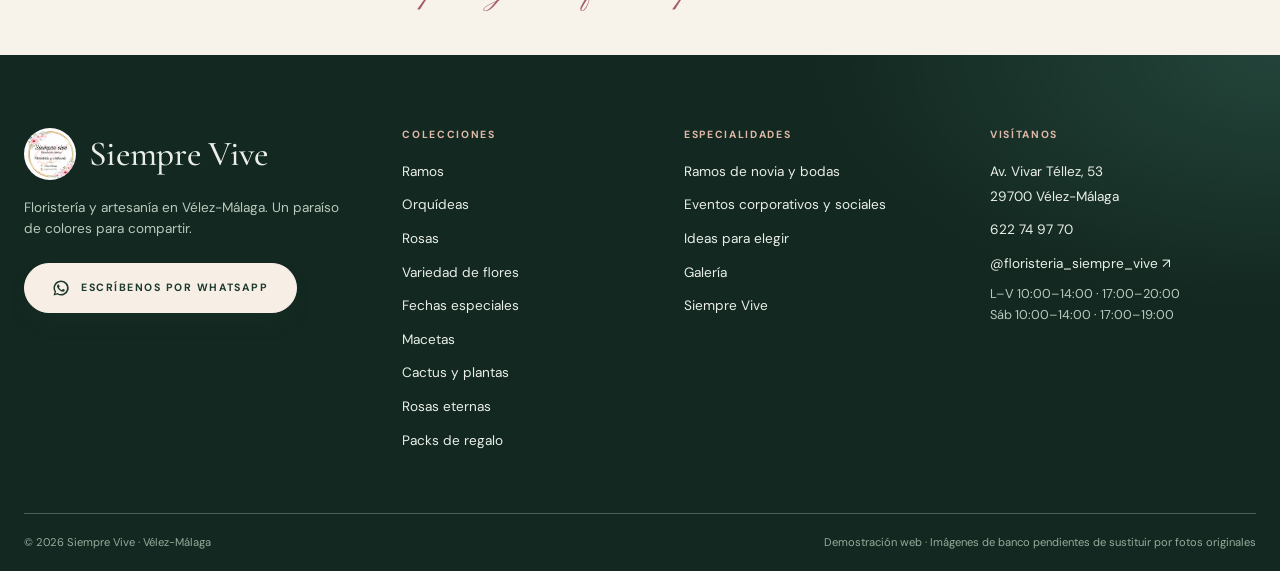
<file: sobre-nosotros.html>
<!doctype html>
<html lang="es">
<head>
  <meta charset="utf-8">
  <meta name="viewport" content="width=device-width, initial-scale=1">
  <title>Conoce Siempre Vive | Floristería en Vélez-Málaga</title>
  <meta name="description" content="Conoce Floristería Siempre Vive en Vélez-Málaga: ramos, plantas, arreglos personalizados y decoración floral para ocasiones especiales.">
  <!--og--><meta name="theme-color" content="#1d3a2f"><link rel="canonical" href="https://sefiro888.github.io/siemprevivemalaga/sobre-nosotros.html"><link rel="icon" type="image/png" sizes="32x32" href="assets/images/compartir/favicon-32.png"><link rel="apple-touch-icon" href="assets/images/compartir/apple-touch-icon.png"><link rel="manifest" href="site.webmanifest">
  <meta property="og:type" content="website"><meta property="og:site_name" content="Floristería Siempre Vive"><meta property="og:locale" content="es_ES"><meta property="og:url" content="https://sefiro888.github.io/siemprevivemalaga/sobre-nosotros.html"><meta property="og:title" content="Conoce Siempre Vive · Floristería en Vélez-Málaga"><meta property="og:description" content="Conoce Floristería Siempre Vive en Vélez-Málaga: ramos, plantas, arreglos personalizados y decoración floral para ocasiones especiales.">
  <meta property="og:image" content="https://sefiro888.github.io/siemprevivemalaga/assets/images/compartir/sobre-nosotros.jpg"><meta property="og:image:secure_url" content="https://sefiro888.github.io/siemprevivemalaga/assets/images/compartir/sobre-nosotros.jpg"><meta property="og:image:type" content="image/jpeg"><meta property="og:image:width" content="1200"><meta property="og:image:height" content="630"><meta property="og:image:alt" content="Conoce Siempre Vive · Floristería en Vélez-Málaga">
  <meta name="twitter:card" content="summary_large_image"><meta name="twitter:title" content="Conoce Siempre Vive · Floristería en Vélez-Málaga"><meta name="twitter:description" content="Conoce Floristería Siempre Vive en Vélez-Málaga: ramos, plantas, arreglos personalizados y decoración floral para ocasiones especiales."><meta name="twitter:image" content="https://sefiro888.github.io/siemprevivemalaga/assets/images/compartir/sobre-nosotros.jpg">
  <link rel="preconnect" href="https://fonts.googleapis.com"><link rel="preconnect" href="https://fonts.gstatic.com" crossorigin><link rel="stylesheet" href="https://fonts.googleapis.com/css2?family=Cormorant+Garamond:ital,wght@0,400;0,500;0,600;1,400;1,500&amp;family=DM+Sans:wght@400;500;600;700&amp;family=Pinyon+Script&amp;display=swap"><link rel="stylesheet" href="assets/css/styles.css?v=09261143"><link rel="stylesheet" href="assets/css/premium.css?v=09261143">
  <script defer src="assets/js/site.js?v=09261143"></script>
</head>
<body>
<a class="skip-link" href="#contenido">Saltar al contenido</a>
<header class="site-header">
  <div class="topbar"><div class="container topbar-inner"><span class="topbar-msg"><span aria-hidden="true">✿</span> Floristería y artesanía en Vélez-Málaga</span><span class="topbar-links"><a href="tel:+34622749770">622 74 97 70</a><span aria-hidden="true">·</span><a href="https://www.instagram.com/floristeria_siempre_vive/" target="_blank" rel="noopener noreferrer">Instagram</a><span aria-hidden="true">·</span><a href="index.html#contacto">Av. Vivar Téllez, 53</a></span></div></div>
  <div class="header-main"><div class="container header-inner">
    <a class="brand" href="index.html" aria-label="Siempre Vive, ir al inicio"><img src="logo.jpeg" width="64" height="64" alt=""><span class="brand-copy"><span class="brand-name">Siempre Vive</span><span class="brand-sub">Floristería · Artesanía</span></span></a>
    <nav class="desktop-nav" aria-label="Navegación principal">
      <div class="nav-dropdown nav-mega"><button class="nav-trigger" type="button" aria-expanded="false" aria-controls="mega-colecciones">Colecciones <svg viewBox="0 0 12 8" aria-hidden="true"><path d="m1 1 5 5 5-5" fill="none" stroke="currentColor" stroke-width="1.5"/></svg></button>
        <div class="dropdown-panel mega-panel" id="mega-colecciones"><div class="mega-inner">
          <div class="mega-intro"><span class="script">Nuestras</span><strong>colecciones</strong><p>Flores, plantas y detalles para cada forma de sentir. Elige una colección y pídela directamente por WhatsApp.</p><a class="text-link" href="index.html#flores">Verlas todas <span aria-hidden="true">↗</span></a><img class="mega-orn" src="assets/images/adornos/esquina-sup.webp" alt="" aria-hidden="true"></div>
          <div class="mega-grid"><a class="mega-item" href="ramos.html"><img src="assets/images/thumbs/ramos.webp" alt="" width="56" height="56" loading="lazy"><span><strong>Ramos</strong><small>El detalle que habla</small></span></a><a class="mega-item" href="orquideas.html"><img src="assets/images/thumbs/orquideas.webp" alt="" width="56" height="56" loading="lazy"><span><strong>Orquídeas</strong><small>Elegancia natural</small></span></a><a class="mega-item" href="rosas.html"><img src="assets/images/thumbs/rosas.webp" alt="" width="56" height="56" loading="lazy"><span><strong>Rosas</strong><small>Un gesto clásico</small></span></a><a class="mega-item" href="variedad-de-flores.html"><img src="assets/images/thumbs/variedad.webp" alt="" width="56" height="56" loading="lazy"><span><strong>Variedad de flores</strong><small>Color en cada pétalo</small></span></a><a class="mega-item" href="fechas-especiales.html"><img src="assets/images/thumbs/fechas.webp" alt="" width="56" height="56" loading="lazy"><span><strong>Fechas especiales</strong><small>Momentos que importan</small></span></a><a class="mega-item" href="macetas.html"><img src="assets/images/thumbs/macetas.webp" alt="" width="56" height="56" loading="lazy"><span><strong>Macetas</strong><small>Un rincón con vida</small></span></a><a class="mega-item" href="cactus-y-plantas.html"><img src="assets/images/thumbs/cactus.webp" alt="" width="56" height="56" loading="lazy"><span><strong>Cactus y plantas</strong><small>Verdes singulares</small></span></a><a class="mega-item" href="rosas-eternas.html"><img src="assets/images/thumbs/rosas-eternas.webp" alt="" width="56" height="56" loading="lazy"><span><strong>Rosas eternas</strong><small>Un recuerdo que permanece</small></span></a><a class="mega-item" href="packs-de-regalo.html"><img src="assets/images/thumbs/packs.webp" alt="" width="56" height="56" loading="lazy"><span><strong>Packs de regalo</strong><small>Detalles con intención</small></span></a></div>
          <a class="mega-feature" href="galeria.html"><img src="assets/images/thumbs/galeria.webp" alt="" loading="lazy"><span><small>Inspírate</small><strong>Galería de trabajos</strong><em>Ver galería ↗</em></span></a>
        </div></div>
      </div>
      <div class="nav-dropdown nav-spec"><button class="nav-trigger" type="button" aria-expanded="false" aria-controls="menu-bodas">Bodas y eventos <svg viewBox="0 0 12 8" aria-hidden="true"><path d="m1 1 5 5 5-5" fill="none" stroke="currentColor" stroke-width="1.5"/></svg></button>
        <div class="dropdown-panel spec-panel" id="menu-bodas"><a class="spec-item" href="bodas.html"><span class="spec-img"><img src="assets/images/thumbs/bodas-card.webp" alt="" loading="lazy"></span><strong>Ramos de novia y bodas</strong><small>Arreglos que capturan la esencia de vuestro amor</small></a><a class="spec-item" href="eventos.html"><span class="spec-img"><img src="assets/images/thumbs/eventos-card.webp" alt="" loading="lazy"></span><strong>Eventos corporativos y sociales</strong><small>Elegancia y sofisticación para cada evento</small></a></div>
      </div>
      <a class="nav-link" href="galeria.html">Galería</a>
      <a class="nav-link" href="index.html#ideas">Ideas para elegir</a>
      <a class="nav-link is-active" href="sobre-nosotros.html" aria-current="page">Siempre Vive</a>
      <a class="nav-link" href="index.html#contacto">Contacto</a>
    </nav>
    <a class="header-cta" href="https://wa.me/34622749770" data-wa="" target="_blank" rel="noopener noreferrer"><span class="cta-dot" aria-hidden="true"></span>Pedir por WhatsApp</a>
    <button class="menu-toggle" type="button" aria-label="Abrir menú" aria-controls="mobile-menu" aria-expanded="false"><span></span><span></span><span></span></button>
  </div></div>
  <nav class="mobile-nav" id="mobile-menu" aria-label="Navegación móvil" inert>
    
    <div class="mnav-head"><a class="brand" href="index.html"><img src="logo.jpeg" width="48" height="48" alt=""><span class="brand-name">Siempre Vive</span></a><button class="mnav-close" type="button" aria-label="Cerrar menú"><span></span><span></span></button></div>
    <div class="mnav-body">
      <div class="mnav-links">
        <a href="index.html"><small>01</small>Inicio</a>
        <a href="galeria.html"><small>02</small>Galería</a>
        <a href="index.html#ideas"><small>03</small>Ideas para elegir</a>
        <a href="sobre-nosotros.html" aria-current="page"><small>04</small>Siempre Vive</a>
        <a href="index.html#contacto"><small>05</small>Contacto</a>
      </div>
      <p class="mnav-label">Bodas y eventos</p>
      <div class="mnav-spec"><a class="mspec" href="bodas.html"><img src="assets/images/thumbs/bodas-card.webp" alt="" loading="lazy"><span>Ramos de novia y bodas</span></a><a class="mspec" href="eventos.html"><img src="assets/images/thumbs/eventos-card.webp" alt="" loading="lazy"><span>Eventos corporativos y sociales</span></a></div>
      <p class="mnav-label">Colecciones <span aria-hidden="true">→ desliza</span></p>
      <div class="mnav-chips"><a class="mchip" href="ramos.html"><img src="assets/images/thumbs/ramos.webp" alt="" width="64" height="64" loading="lazy"><span>Ramos</span></a><a class="mchip" href="orquideas.html"><img src="assets/images/thumbs/orquideas.webp" alt="" width="64" height="64" loading="lazy"><span>Orquídeas</span></a><a class="mchip" href="rosas.html"><img src="assets/images/thumbs/rosas.webp" alt="" width="64" height="64" loading="lazy"><span>Rosas</span></a><a class="mchip" href="variedad-de-flores.html"><img src="assets/images/thumbs/variedad.webp" alt="" width="64" height="64" loading="lazy"><span>Variedad de flores</span></a><a class="mchip" href="fechas-especiales.html"><img src="assets/images/thumbs/fechas.webp" alt="" width="64" height="64" loading="lazy"><span>Fechas especiales</span></a><a class="mchip" href="macetas.html"><img src="assets/images/thumbs/macetas.webp" alt="" width="64" height="64" loading="lazy"><span>Macetas</span></a><a class="mchip" href="cactus-y-plantas.html"><img src="assets/images/thumbs/cactus.webp" alt="" width="64" height="64" loading="lazy"><span>Cactus y plantas</span></a><a class="mchip" href="rosas-eternas.html"><img src="assets/images/thumbs/rosas-eternas.webp" alt="" width="64" height="64" loading="lazy"><span>Rosas eternas</span></a><a class="mchip" href="packs-de-regalo.html"><img src="assets/images/thumbs/packs.webp" alt="" width="64" height="64" loading="lazy"><span>Packs de regalo</span></a></div>
      <div class="mnav-foot"><a class="button btn-light-wa" href="https://wa.me/34622749770" data-wa="" target="_blank" rel="noopener noreferrer">Pedir por WhatsApp</a><div class="mnav-contact"><a href="tel:+34622749770">622 74 97 70</a><a href="https://www.instagram.com/floristeria_siempre_vive/" target="_blank" rel="noopener noreferrer">Instagram ↗</a></div><span class="script">con amor, Siempre Vive</span></div>
      <img class="mnav-orn-b" src="assets/images/adornos/guirnalda-fina.webp" alt="" aria-hidden="true">
    </div>
  </nav>
</header>
<main id="contenido">
  <section class="page-hero" aria-labelledby="page-title"><div class="page-hero-copy"><nav class="breadcrumb" aria-label="Ruta de navegación"><a href="index.html">Inicio</a><span aria-hidden="true">/</span><span aria-current="page">Siempre Vive</span></nav><span class="eyebrow">Un lugar con nombre propio</span><h1 id="page-title">Un paraíso de colores.</h1><p>Floristería y artesanía en el corazón de Vélez-Málaga. Un lugar para encontrar flores, plantas y una manera personal de acompañar cada ocasión.</p><div class="hero-actions"><a class="button" href="https://wa.me/34622749770" target="_blank" rel="noopener noreferrer">Cuéntanos tu idea ↗</a><a class="button button-outline" href="index.html#contacto">Dónde estamos ↗</a></div></div><div class="hero-visual"><div class="page-hero-image"><img src="471170567_605242295371037_7502117801894070333_n.jpg" alt="Bicicleta floral real de Siempre Vive junto a la tienda" fetchpriority="high"><span class="photo-tag">Detalle real · Siempre Vive</span></div></div></section>
  <section class="container about-story" aria-labelledby="about-heading">
    <div class="journal-intro"><span class="eyebrow">Conócenos</span><h2 id="about-heading">Una floristería para decirlo con flores.</h2><p>Siempre Vive nació del amor por la naturaleza y de la idea de que una flor puede transformar un momento. En Vélez-Málaga une floristería y artesanía para acompañar cumpleaños, aniversarios, bodas y también esos días en que apetece alegrar a alguien sin esperar una fecha señalada.</p></div>
    <div class="about-split"><div><span class="eyebrow">El lugar</span><h2>Una tienda con identidad propia.</h2><p>La fachada, la bicicleta floral y el color cuentan algo que ninguna imagen de catálogo puede contar: aquí hay un lugar real, en Av. Vivar Téllez, 53, donde comienzan las ideas para regalar y celebrar.</p><p>En su web se mencionan ramos de novia, arreglos personalizados y decoración floral para bodas, actos sociales y eventos corporativos. También aparecen rosas, lirios, tulipanes, orquídeas, girasoles, claveles y margaritas. Para saber qué hay hoy o qué se puede preparar en una fecha concreta, lo mejor es escribir a la tienda.</p><a class="text-link" href="index.html#contacto">Visítanos o escríbenos <span aria-hidden="true">↗</span></a><div class="orn-quote" data-reveal><img class="orn" src="assets/images/adornos/portada-esquina.webp" alt="" aria-hidden="true" loading="lazy"><div><span class="orn-quote-eyebrow">Nuestro lugar</span><p class="orn-quote-text">Un pequeño paraíso de colores en Vélez-Málaga.</p></div></div></div><figure data-reveal data-lightbox><img src="assets/images/fachada.webp" alt="Fachada de Siempre Vive decorada con flores y globos" loading="lazy"><figcaption>La fachada real de Siempre Vive en Vélez-Málaga.</figcaption></figure></div>
  </section>
  <div class="orn-divider" aria-hidden="true"><img src="assets/images/adornos/divisor.webp" alt="" loading="lazy"></div>
<section class="about-offerings" aria-labelledby="offerings-heading"><div class="container"><div class="placement-head"><span class="eyebrow">Para cada ocasión</span><h2 id="offerings-heading">Tu idea, nuestra conversación.</h2><p>La selección de flores cambia con el momento; estos son los servicios y formatos que Siempre Vive presenta o inspira en su web y en las imágenes compartidas.</p></div><div class="about-offerings-grid"><a href="ramos.html"><span>01 / El gesto</span><h3>Ramos y arreglos personalizados</h3><p>De un agradecimiento sencillo a una composición con colores y estilo elegidos para una persona concreta.</p><strong>Descubrir ramos ↗</strong></a><a href="bodas.html"><span>02 / La celebración</span><h3>Bodas y ramos de novia</h3><p>Flores pensadas para acompañar el ambiente, el espacio y la historia de una celebración.</p><strong>Ver bodas ↗</strong></a><a href="eventos.html"><span>03 / El espacio</span><h3>Eventos sociales y de empresa</h3><p>Centros y decoración floral a estudiar según el lugar, el número de piezas y la fecha.</p><strong>Planear un evento ↗</strong></a><a href="packs-de-regalo.html"><span>04 / El detalle</span><h3>Regalos para recordar</h3><p>Ramos, plantas y piezas decorativas que pueden inspirar un pack personal. Consulta siempre la combinación disponible.</p><strong>Explorar regalos ↗</strong></a></div></div></section>
  <section class="about-values" aria-labelledby="values-heading"><div class="container"><div class="journal-intro"><span class="eyebrow">Lo que nos mueve</span><h2 id="values-heading">La belleza está en los detalles.</h2><p>Flores y artesanía para momentos cotidianos y celebraciones. Cada idea merece una conversación propia.</p></div><div class="about-values-grid"><article data-reveal><span>01 / Nuestra historia</span><h3>Un lugar para las emociones</h3><p>Nacida del amor por la naturaleza y del poder de las flores para expresar emociones, Siempre Vive ha hecho del color y la artesanía su manera de acompañar momentos importantes.</p></article><article data-reveal><span>02 / El oficio</span><h3>Tu idea, una composición</h3><p>Un ramo puede empezar por un color; una boda, por el ambiente que imaginas. Comparte referencias y descubre qué se puede preparar con las flores disponibles.</p></article><article data-reveal><span>03 / Nuestro compromiso</span><h3>Claridad en cada encargo</h3><p>Disponibilidad, estilo, tamaño, presupuesto y fecha son los detalles que conviene acordar directamente con la floristería antes de confirmar un trabajo.</p></article><article data-reveal><span>04 / Calidad y frescura</span><h3>El cuidado continúa en casa</h3><p>Pregunta qué flores son más adecuadas para tu ocasión y cómo conservarlas. En esta web encontrarás guías de cuidado contrastadas con fuentes botánicas.</p></article><article data-reveal><span>05 / Nuestro equipo</span><h3>El oficio de escuchar</h3><p>La web de la floristería destaca la creatividad y la atención personal de sus floristas. Una conversación sobre la persona, la ocasión y el estilo ayuda a convertir una idea en un encargo propio.</p></article></div></div></section>
  <section class="container category-cta"><img class="orn orn-cta" src="assets/images/adornos/variedad.webp" alt="" aria-hidden="true" loading="lazy"><div><span class="eyebrow">Hablemos de flores</span><h2>¿Nos cuentas qué tienes en mente?</h2><p>Escríbenos directamente. El horario y la disponibilidad se confirman con la tienda.</p></div><a class="button" href="https://wa.me/34622749770" target="_blank" rel="noopener noreferrer">Escribir por WhatsApp ↗</a></section>
</main>
<div class="footer-garland" aria-hidden="true"><img class="orn-garland" src="assets/images/adornos/guirnalda.webp" alt="" loading="lazy"><p class="script">Gracias por dejarnos formar parte de tus momentos</p></div>
<footer class="footer"><div class="container"><div class="footer-top">
  <div class="footer-about"><a class="footer-brand" href="index.html"><img src="logo.jpeg" width="56" height="56" alt="" loading="lazy">Siempre Vive</a><p>Floristería y artesanía en Vélez-Málaga. Un paraíso de colores para compartir.</p><a class="button btn-light-wa" href="https://wa.me/34622749770" data-wa="" target="_blank" rel="noopener noreferrer">Escríbenos por WhatsApp</a></div>
  <div><small>Colecciones</small><ul><li><a href="ramos.html">Ramos</a></li><li><a href="orquideas.html">Orquídeas</a></li><li><a href="rosas.html">Rosas</a></li><li><a href="variedad-de-flores.html">Variedad de flores</a></li><li><a href="fechas-especiales.html">Fechas especiales</a></li><li><a href="macetas.html">Macetas</a></li><li><a href="cactus-y-plantas.html">Cactus y plantas</a></li><li><a href="rosas-eternas.html">Rosas eternas</a></li><li><a href="packs-de-regalo.html">Packs de regalo</a></li></ul></div>
  <div><small>Especialidades</small><ul><li><a href="bodas.html">Ramos de novia y bodas</a></li><li><a href="eventos.html">Eventos corporativos y sociales</a></li><li><a href="index.html#ideas">Ideas para elegir</a></li><li><a href="galeria.html">Galería</a></li><li><a href="sobre-nosotros.html">Siempre Vive</a></li></ul></div>
  <div><small>Visítanos</small><ul><li><a href="https://www.google.com/maps/search/?api=1&amp;query=Av.%20Vivar%20T%C3%A9llez%2053%2C%2029700%20V%C3%A9lez-M%C3%A1laga" target="_blank" rel="noopener noreferrer">Av. Vivar Téllez, 53<br>29700 Vélez-Málaga</a></li><li><a href="tel:+34622749770">622 74 97 70</a></li><li><a href="https://www.instagram.com/floristeria_siempre_vive/" target="_blank" rel="noopener noreferrer">@floristeria_siempre_vive ↗</a></li><li class="footer-hours">L–V 10:00–14:00 · 17:00–20:00<br>Sáb 10:00–14:00 · 17:00–19:00</li></ul></div>
</div><div class="footer-bottom"><span>© 2026 Siempre Vive · Vélez-Málaga</span><span>Demostración web · Imágenes de banco pendientes de sustituir por fotos originales</span></div></div></footer>
</body>
</html>
</file>
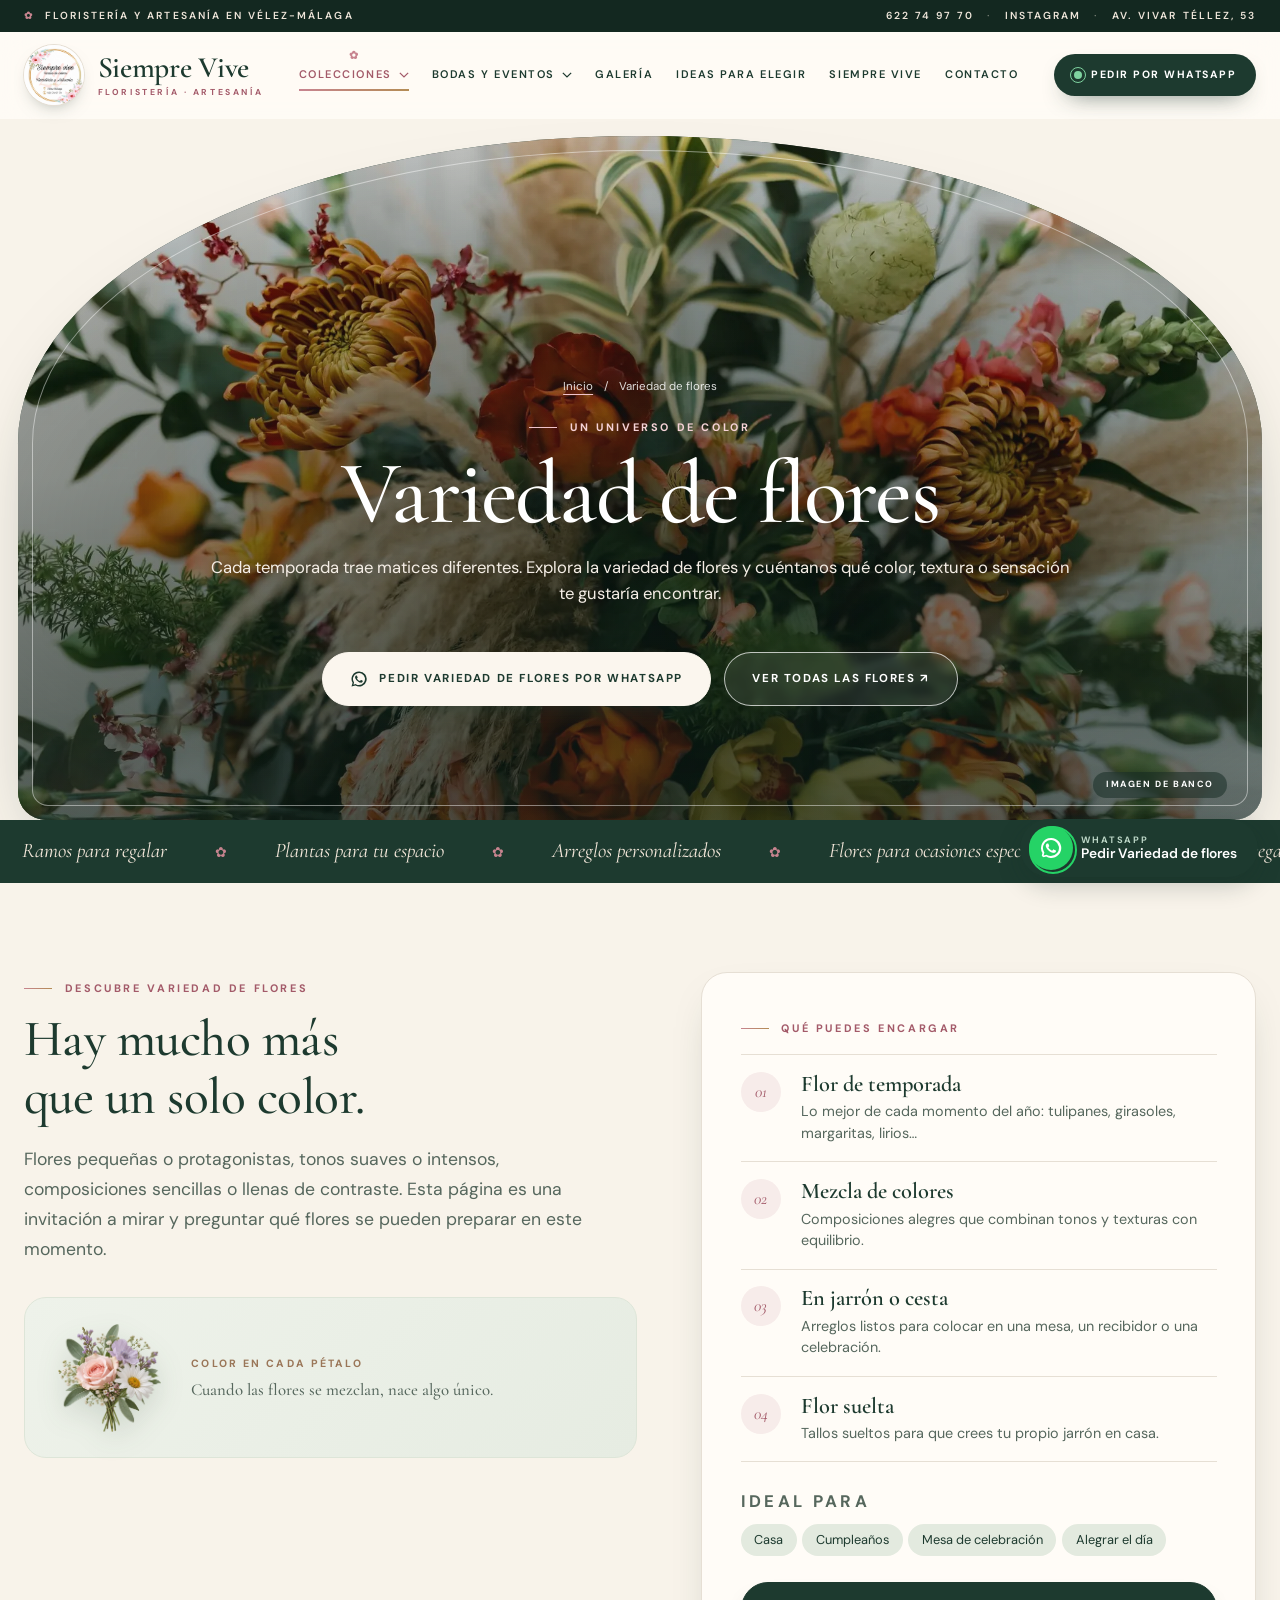
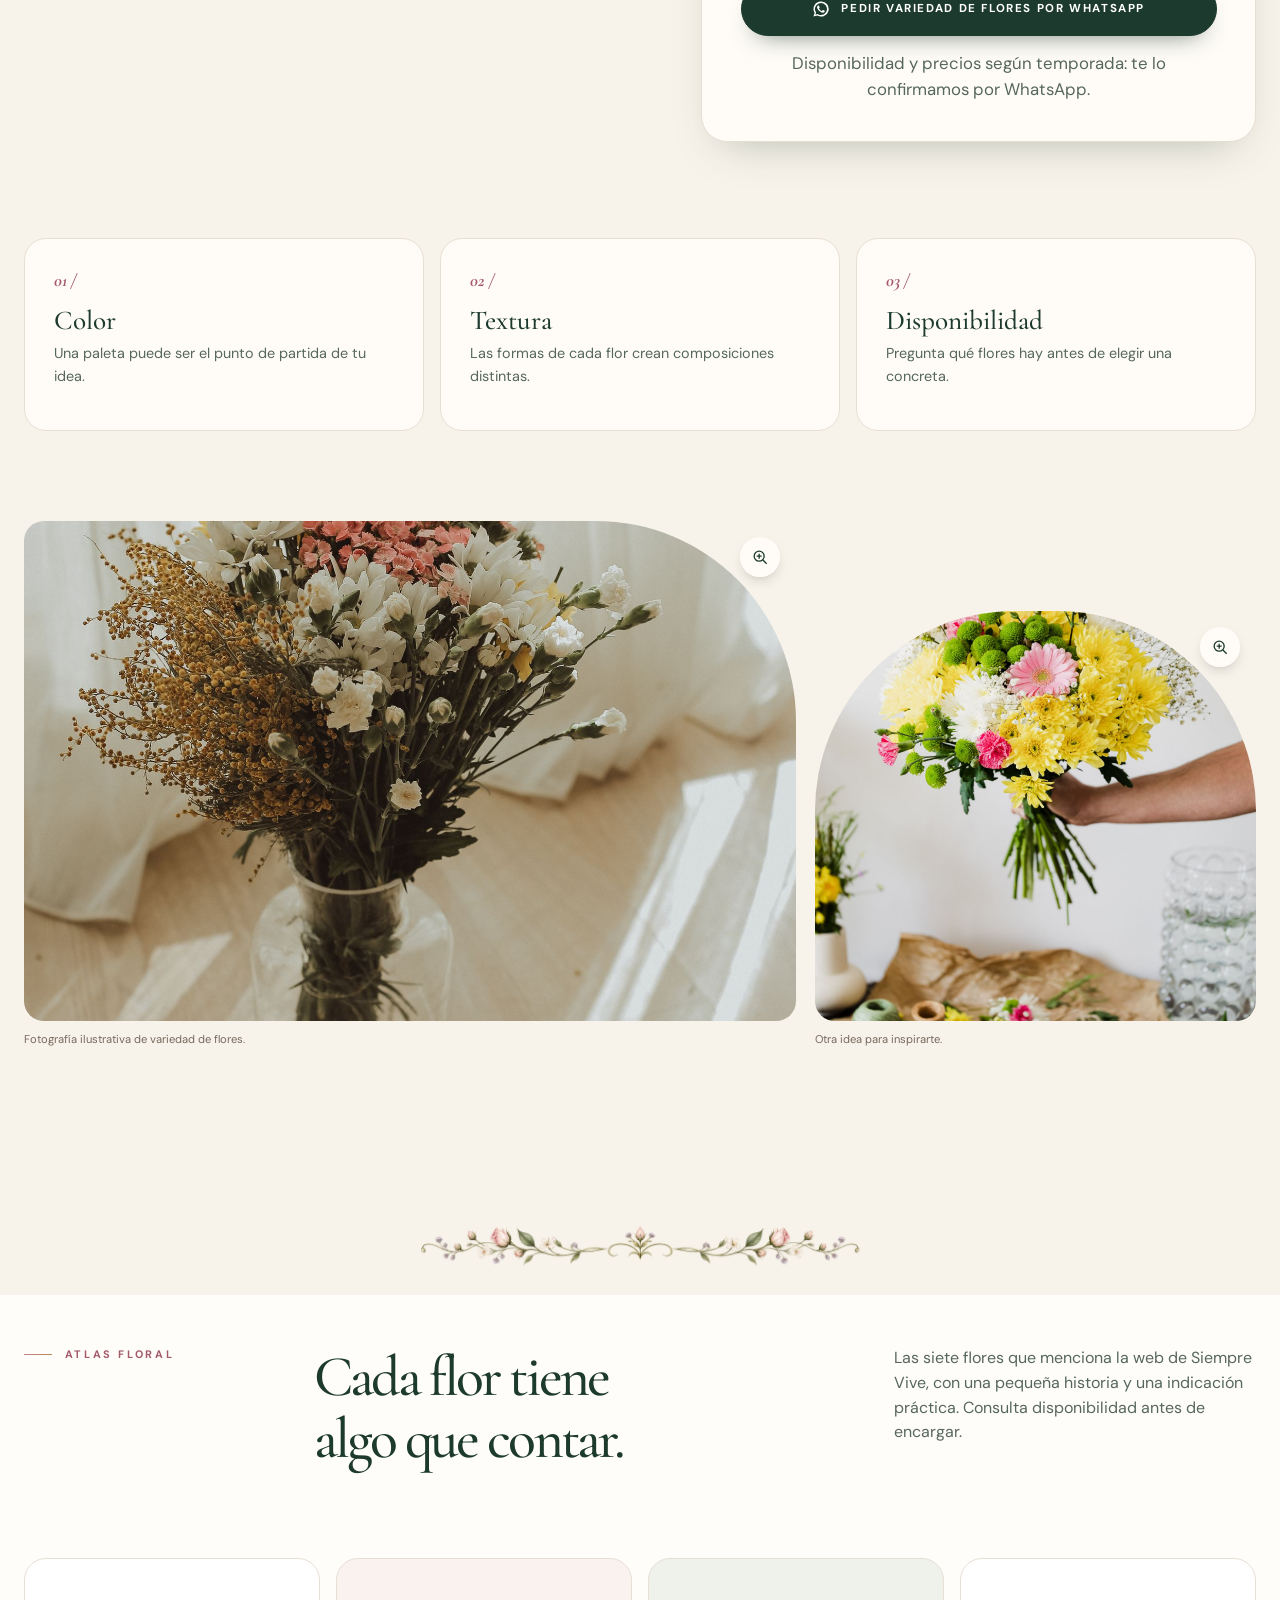
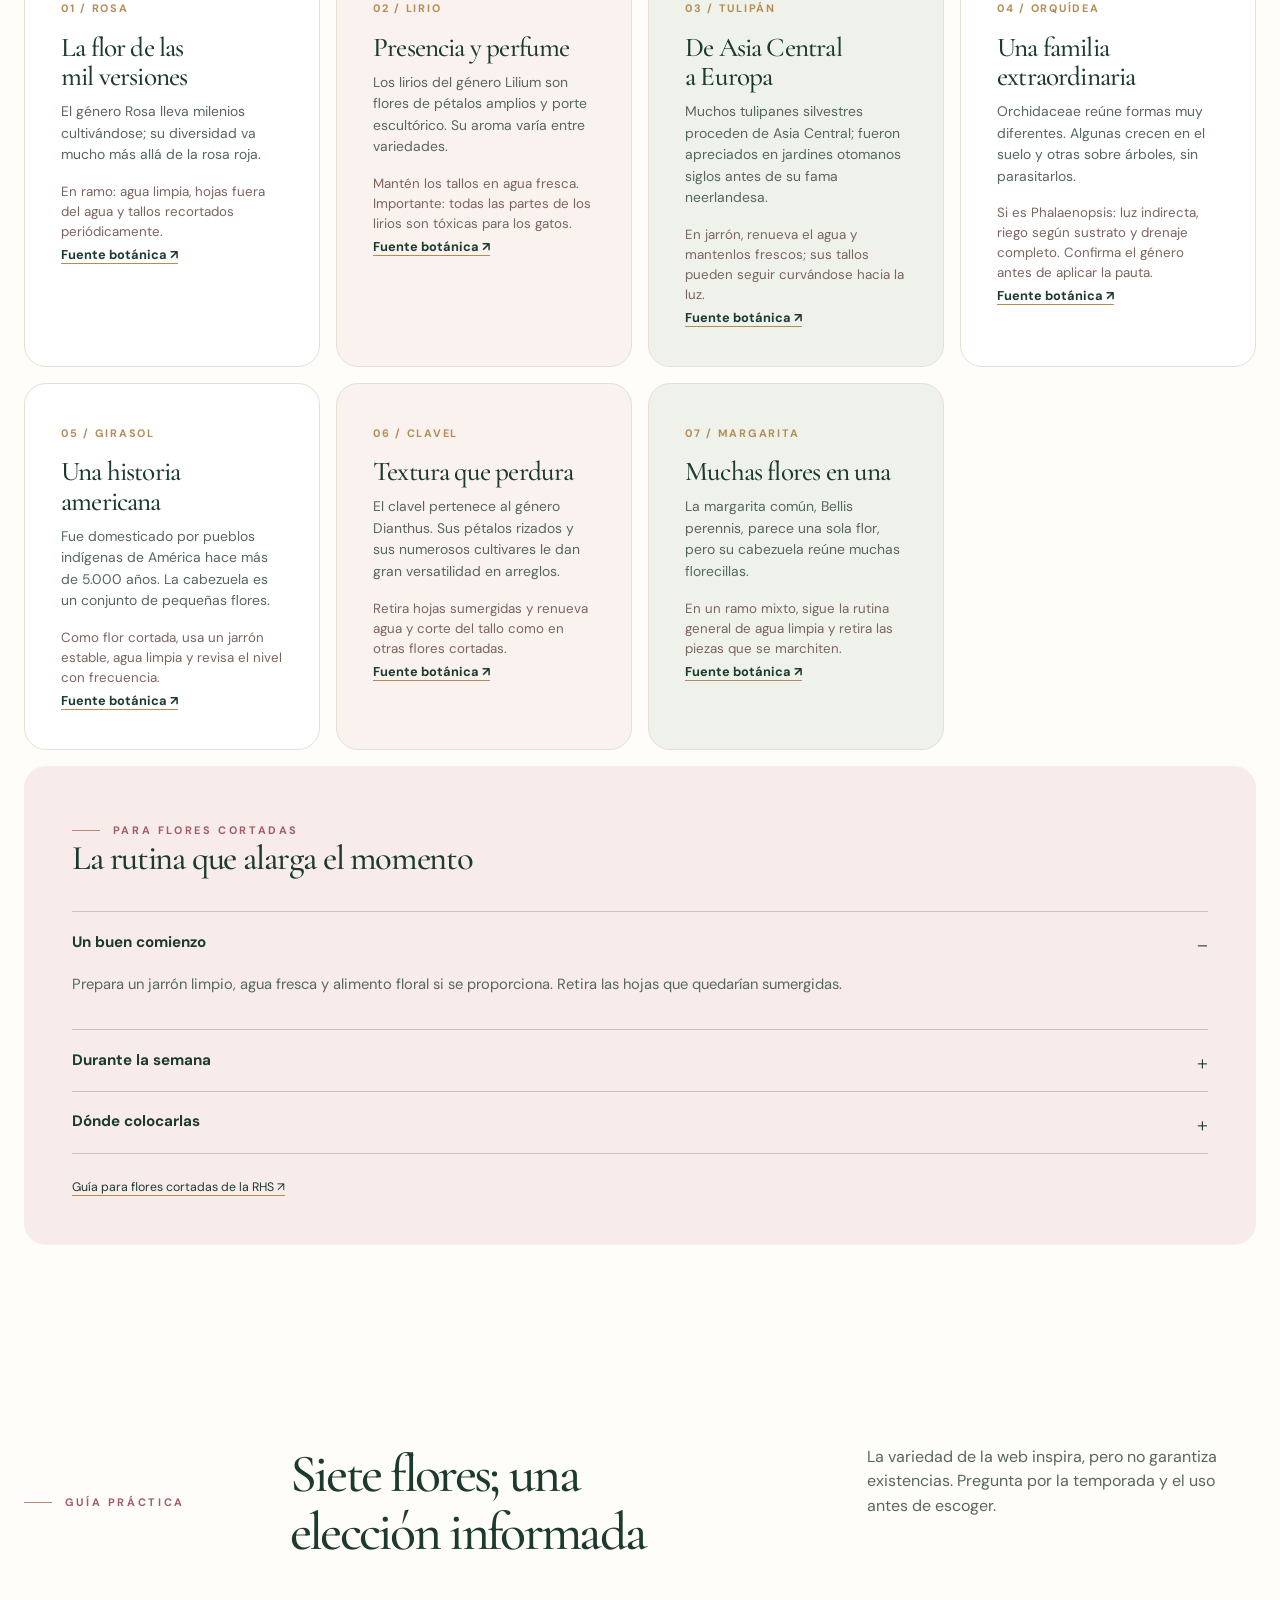
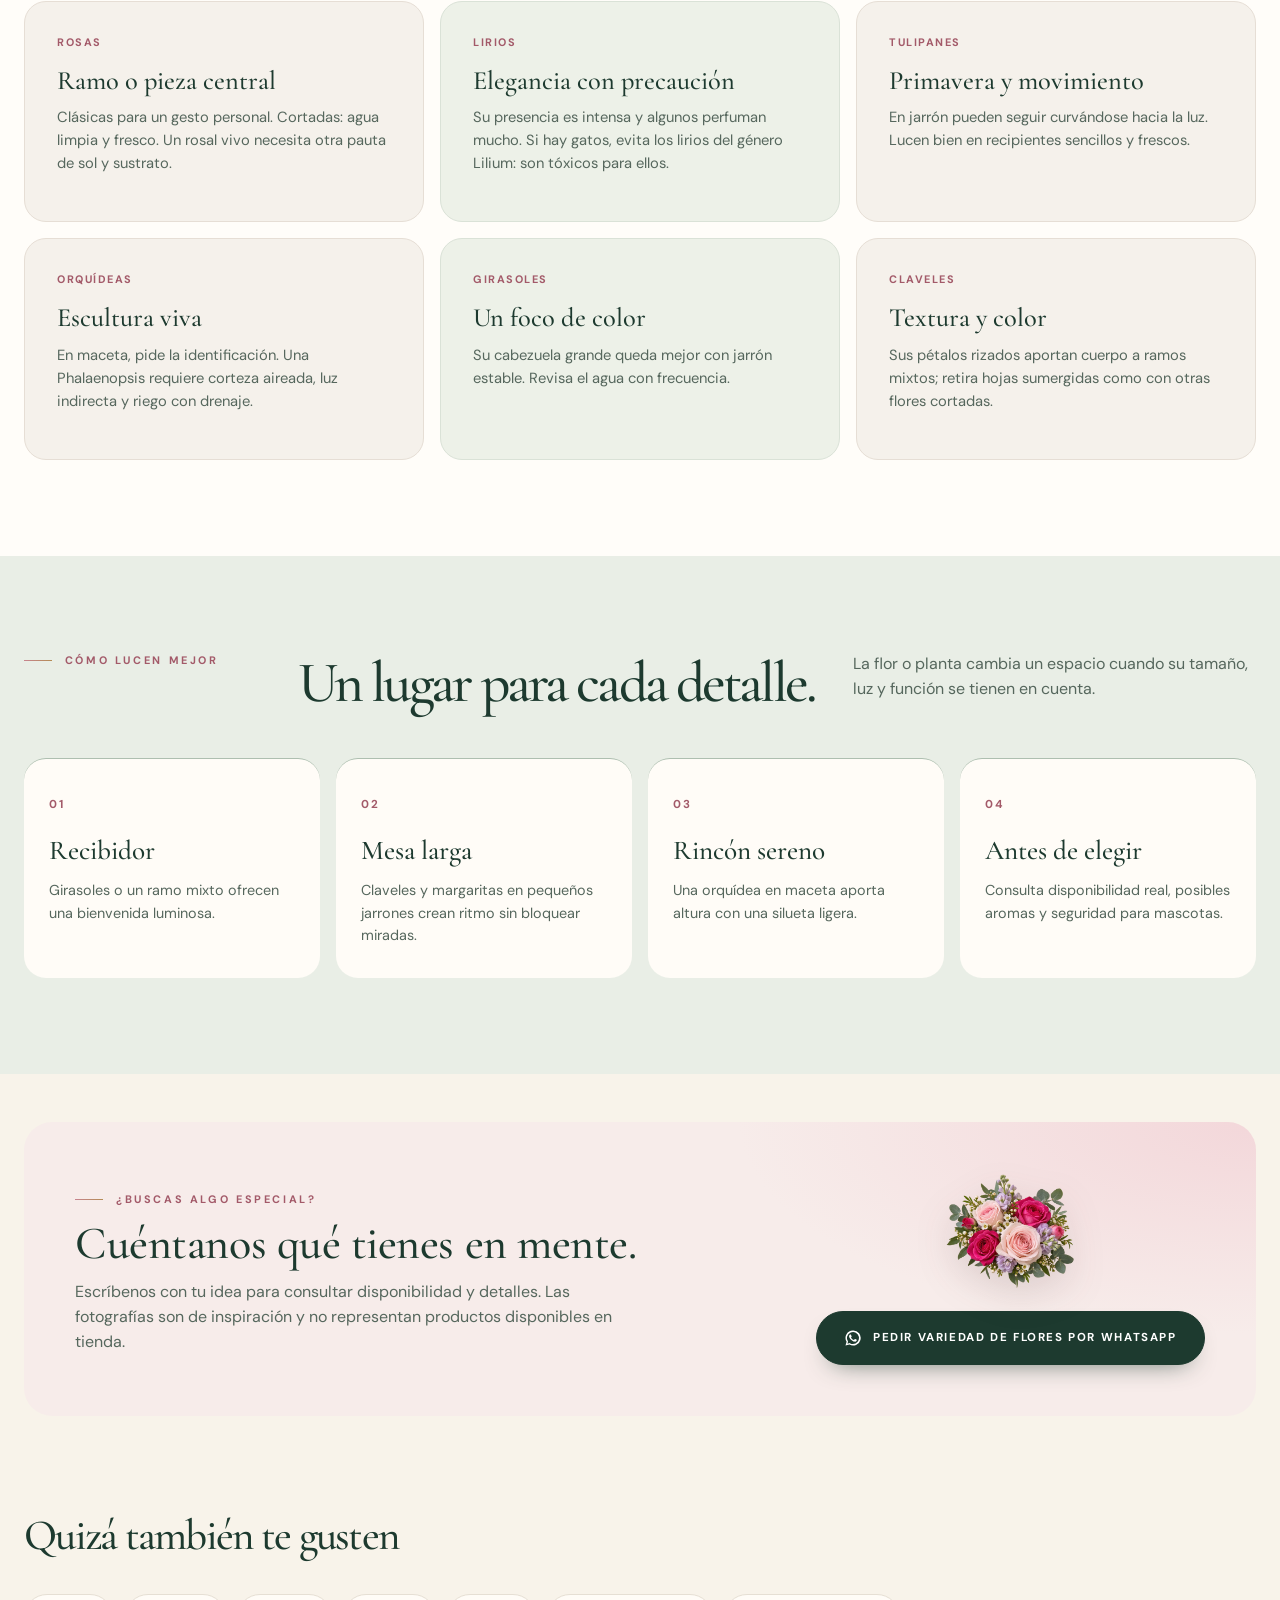
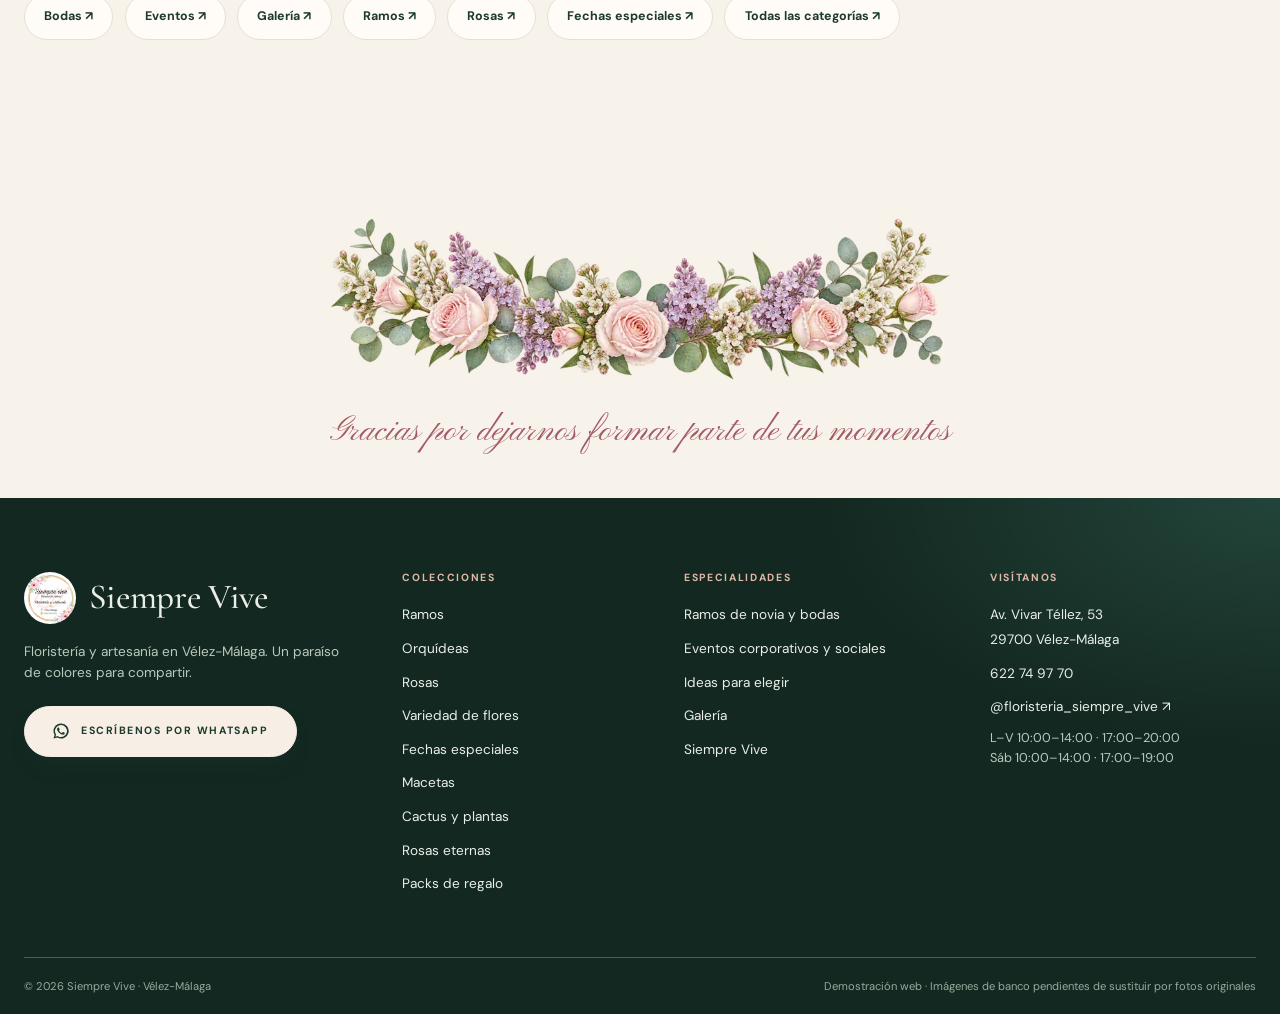
<file: variedad-de-flores.html>
<!doctype html>
<html lang="es">
<head>
  <meta charset="utf-8"><meta name="viewport" content="width=device-width, initial-scale=1">
  <title>Variedad de flores en Vélez-Málaga | Siempre Vive</title><meta name="description" content="Explora el color y la variedad de flores de Siempre Vive en Vélez-Málaga. Consulta qué flores hay disponibles actualmente.">
  <!--og--><meta name="theme-color" content="#1d3a2f"><link rel="canonical" href="https://sefiro888.github.io/siemprevivemalaga/variedad-de-flores.html"><link rel="icon" type="image/png" sizes="32x32" href="assets/images/compartir/favicon-32.png"><link rel="apple-touch-icon" href="assets/images/compartir/apple-touch-icon.png"><link rel="manifest" href="site.webmanifest">
  <meta property="og:type" content="website"><meta property="og:site_name" content="Floristería Siempre Vive"><meta property="og:locale" content="es_ES"><meta property="og:url" content="https://sefiro888.github.io/siemprevivemalaga/variedad-de-flores.html"><meta property="og:title" content="Variedad de flores · Siempre Vive Vélez-Málaga"><meta property="og:description" content="Explora el color y la variedad de flores de Siempre Vive en Vélez-Málaga. Consulta qué flores hay disponibles actualmente.">
  <meta property="og:image" content="https://sefiro888.github.io/siemprevivemalaga/assets/images/compartir/variedad-de-flores.jpg"><meta property="og:image:secure_url" content="https://sefiro888.github.io/siemprevivemalaga/assets/images/compartir/variedad-de-flores.jpg"><meta property="og:image:type" content="image/jpeg"><meta property="og:image:width" content="1200"><meta property="og:image:height" content="630"><meta property="og:image:alt" content="Variedad de flores · Siempre Vive Vélez-Málaga">
  <meta name="twitter:card" content="summary_large_image"><meta name="twitter:title" content="Variedad de flores · Siempre Vive Vélez-Málaga"><meta name="twitter:description" content="Explora el color y la variedad de flores de Siempre Vive en Vélez-Málaga. Consulta qué flores hay disponibles actualmente."><meta name="twitter:image" content="https://sefiro888.github.io/siemprevivemalaga/assets/images/compartir/variedad-de-flores.jpg">
  <link rel="preload" as="image" href="assets/images/cabeceras/variedad.webp"><link rel="preconnect" href="https://fonts.googleapis.com"><link rel="preconnect" href="https://fonts.gstatic.com" crossorigin><link rel="stylesheet" href="https://fonts.googleapis.com/css2?family=Cormorant+Garamond:ital,wght@0,400;0,500;0,600;1,400;1,500&amp;family=DM+Sans:wght@400;500;600;700&amp;family=Pinyon+Script&amp;display=swap"><link rel="stylesheet" href="assets/css/styles.css?v=09261143"><link rel="stylesheet" href="assets/css/premium.css?v=09261143"><script defer src="assets/js/site.js?v=09261143"></script>
</head>
<body>
<a class="skip-link" href="#contenido">Saltar al contenido</a>
<header class="site-header">
  <div class="topbar"><div class="container topbar-inner"><span class="topbar-msg"><span aria-hidden="true">✿</span> Floristería y artesanía en Vélez-Málaga</span><span class="topbar-links"><a href="tel:+34622749770">622 74 97 70</a><span aria-hidden="true">·</span><a href="https://www.instagram.com/floristeria_siempre_vive/" target="_blank" rel="noopener noreferrer">Instagram</a><span aria-hidden="true">·</span><a href="index.html#contacto">Av. Vivar Téllez, 53</a></span></div></div>
  <div class="header-main"><div class="container header-inner">
    <a class="brand" href="index.html" aria-label="Siempre Vive, ir al inicio"><img src="logo.jpeg" width="64" height="64" alt=""><span class="brand-copy"><span class="brand-name">Siempre Vive</span><span class="brand-sub">Floristería · Artesanía</span></span></a>
    <nav class="desktop-nav" aria-label="Navegación principal">
      <div class="nav-dropdown nav-mega"><button class="nav-trigger is-active" type="button" aria-expanded="false" aria-controls="mega-colecciones">Colecciones <svg viewBox="0 0 12 8" aria-hidden="true"><path d="m1 1 5 5 5-5" fill="none" stroke="currentColor" stroke-width="1.5"/></svg></button>
        <div class="dropdown-panel mega-panel" id="mega-colecciones"><div class="mega-inner">
          <div class="mega-intro"><span class="script">Nuestras</span><strong>colecciones</strong><p>Flores, plantas y detalles para cada forma de sentir. Elige una colección y pídela directamente por WhatsApp.</p><a class="text-link" href="index.html#flores">Verlas todas <span aria-hidden="true">↗</span></a><img class="mega-orn" src="assets/images/adornos/esquina-sup.webp" alt="" aria-hidden="true"></div>
          <div class="mega-grid"><a class="mega-item" href="ramos.html"><img src="assets/images/thumbs/ramos.webp" alt="" width="56" height="56" loading="lazy"><span><strong>Ramos</strong><small>El detalle que habla</small></span></a><a class="mega-item" href="orquideas.html"><img src="assets/images/thumbs/orquideas.webp" alt="" width="56" height="56" loading="lazy"><span><strong>Orquídeas</strong><small>Elegancia natural</small></span></a><a class="mega-item" href="rosas.html"><img src="assets/images/thumbs/rosas.webp" alt="" width="56" height="56" loading="lazy"><span><strong>Rosas</strong><small>Un gesto clásico</small></span></a><a class="mega-item is-active" href="variedad-de-flores.html"><img src="assets/images/thumbs/variedad.webp" alt="" width="56" height="56" loading="lazy"><span><strong>Variedad de flores</strong><small>Color en cada pétalo</small></span></a><a class="mega-item" href="fechas-especiales.html"><img src="assets/images/thumbs/fechas.webp" alt="" width="56" height="56" loading="lazy"><span><strong>Fechas especiales</strong><small>Momentos que importan</small></span></a><a class="mega-item" href="macetas.html"><img src="assets/images/thumbs/macetas.webp" alt="" width="56" height="56" loading="lazy"><span><strong>Macetas</strong><small>Un rincón con vida</small></span></a><a class="mega-item" href="cactus-y-plantas.html"><img src="assets/images/thumbs/cactus.webp" alt="" width="56" height="56" loading="lazy"><span><strong>Cactus y plantas</strong><small>Verdes singulares</small></span></a><a class="mega-item" href="rosas-eternas.html"><img src="assets/images/thumbs/rosas-eternas.webp" alt="" width="56" height="56" loading="lazy"><span><strong>Rosas eternas</strong><small>Un recuerdo que permanece</small></span></a><a class="mega-item" href="packs-de-regalo.html"><img src="assets/images/thumbs/packs.webp" alt="" width="56" height="56" loading="lazy"><span><strong>Packs de regalo</strong><small>Detalles con intención</small></span></a></div>
          <a class="mega-feature" href="galeria.html"><img src="assets/images/thumbs/galeria.webp" alt="" loading="lazy"><span><small>Inspírate</small><strong>Galería de trabajos</strong><em>Ver galería ↗</em></span></a>
        </div></div>
      </div>
      <div class="nav-dropdown nav-spec"><button class="nav-trigger" type="button" aria-expanded="false" aria-controls="menu-bodas">Bodas y eventos <svg viewBox="0 0 12 8" aria-hidden="true"><path d="m1 1 5 5 5-5" fill="none" stroke="currentColor" stroke-width="1.5"/></svg></button>
        <div class="dropdown-panel spec-panel" id="menu-bodas"><a class="spec-item" href="bodas.html"><span class="spec-img"><img src="assets/images/thumbs/bodas-card.webp" alt="" loading="lazy"></span><strong>Ramos de novia y bodas</strong><small>Arreglos que capturan la esencia de vuestro amor</small></a><a class="spec-item" href="eventos.html"><span class="spec-img"><img src="assets/images/thumbs/eventos-card.webp" alt="" loading="lazy"></span><strong>Eventos corporativos y sociales</strong><small>Elegancia y sofisticación para cada evento</small></a></div>
      </div>
      <a class="nav-link" href="galeria.html">Galería</a>
      <a class="nav-link" href="index.html#ideas">Ideas para elegir</a>
      <a class="nav-link" href="sobre-nosotros.html">Siempre Vive</a>
      <a class="nav-link" href="index.html#contacto">Contacto</a>
    </nav>
    <a class="header-cta" href="https://wa.me/34622749770" data-wa="" target="_blank" rel="noopener noreferrer"><span class="cta-dot" aria-hidden="true"></span>Pedir por WhatsApp</a>
    <button class="menu-toggle" type="button" aria-label="Abrir menú" aria-controls="mobile-menu" aria-expanded="false"><span></span><span></span><span></span></button>
  </div></div>
  <nav class="mobile-nav" id="mobile-menu" aria-label="Navegación móvil" inert>
    
    <div class="mnav-head"><a class="brand" href="index.html"><img src="logo.jpeg" width="48" height="48" alt=""><span class="brand-name">Siempre Vive</span></a><button class="mnav-close" type="button" aria-label="Cerrar menú"><span></span><span></span></button></div>
    <div class="mnav-body">
      <div class="mnav-links">
        <a href="index.html"><small>01</small>Inicio</a>
        <a href="galeria.html"><small>02</small>Galería</a>
        <a href="index.html#ideas"><small>03</small>Ideas para elegir</a>
        <a href="sobre-nosotros.html"><small>04</small>Siempre Vive</a>
        <a href="index.html#contacto"><small>05</small>Contacto</a>
      </div>
      <p class="mnav-label">Bodas y eventos</p>
      <div class="mnav-spec"><a class="mspec" href="bodas.html"><img src="assets/images/thumbs/bodas-card.webp" alt="" loading="lazy"><span>Ramos de novia y bodas</span></a><a class="mspec" href="eventos.html"><img src="assets/images/thumbs/eventos-card.webp" alt="" loading="lazy"><span>Eventos corporativos y sociales</span></a></div>
      <p class="mnav-label">Colecciones <span aria-hidden="true">→ desliza</span></p>
      <div class="mnav-chips"><a class="mchip" href="ramos.html"><img src="assets/images/thumbs/ramos.webp" alt="" width="64" height="64" loading="lazy"><span>Ramos</span></a><a class="mchip" href="orquideas.html"><img src="assets/images/thumbs/orquideas.webp" alt="" width="64" height="64" loading="lazy"><span>Orquídeas</span></a><a class="mchip" href="rosas.html"><img src="assets/images/thumbs/rosas.webp" alt="" width="64" height="64" loading="lazy"><span>Rosas</span></a><a class="mchip is-active" href="variedad-de-flores.html"><img src="assets/images/thumbs/variedad.webp" alt="" width="64" height="64" loading="lazy"><span>Variedad de flores</span></a><a class="mchip" href="fechas-especiales.html"><img src="assets/images/thumbs/fechas.webp" alt="" width="64" height="64" loading="lazy"><span>Fechas especiales</span></a><a class="mchip" href="macetas.html"><img src="assets/images/thumbs/macetas.webp" alt="" width="64" height="64" loading="lazy"><span>Macetas</span></a><a class="mchip" href="cactus-y-plantas.html"><img src="assets/images/thumbs/cactus.webp" alt="" width="64" height="64" loading="lazy"><span>Cactus y plantas</span></a><a class="mchip" href="rosas-eternas.html"><img src="assets/images/thumbs/rosas-eternas.webp" alt="" width="64" height="64" loading="lazy"><span>Rosas eternas</span></a><a class="mchip" href="packs-de-regalo.html"><img src="assets/images/thumbs/packs.webp" alt="" width="64" height="64" loading="lazy"><span>Packs de regalo</span></a></div>
      <div class="mnav-foot"><a class="button btn-light-wa" href="https://wa.me/34622749770" data-wa="" target="_blank" rel="noopener noreferrer">Pedir por WhatsApp</a><div class="mnav-contact"><a href="tel:+34622749770">622 74 97 70</a><a href="https://www.instagram.com/floristeria_siempre_vive/" target="_blank" rel="noopener noreferrer">Instagram ↗</a></div><span class="script">con amor, Siempre Vive</span></div>
      <img class="mnav-orn-b" src="assets/images/adornos/guirnalda-fina.webp" alt="" aria-hidden="true">
    </div>
  </nav>
</header>
<main id="contenido">
<section class="page-hero" aria-labelledby="page-title"><div class="page-hero-copy"><nav class="breadcrumb" aria-label="Ruta de navegación"><a href="index.html">Inicio</a><span aria-hidden="true">/</span><span aria-current="page">Variedad de flores</span></nav><span class="eyebrow">Un universo de color</span><h1 id="page-title">Variedad de flores</h1><p>Cada temporada trae matices diferentes. Explora la variedad de flores y cuéntanos qué color, textura o sensación te gustaría encontrar.</p><div class="hero-actions"><a class="button" href="https://wa.me/34622749770?text=Hola%2C%20quer%C3%ADa%20consultar%20qu%C3%A9%20flores%20ten%C3%A9is%20disponibles%20actualmente." target="_blank" rel="noopener noreferrer">Pedir Variedad de flores por WhatsApp</a><a class="button button-outline" href="index.html#flores">Ver todas las flores ↗</a></div></div><div class="hero-visual"><div class="page-hero-image"><img src="assets/images/cabeceras/variedad.webp" alt="Composición de flores variadas en tonos cálidos, imagen de banco" fetchpriority="high"><span class="photo-tag">Imagen de banco</span></div></div></section>
<div class="marquee" aria-label="Ramos, plantas, arreglos personalizados y flores para ocasiones especiales"><div class="marquee-track" aria-hidden="true"><div class="marquee-group"><span>Ramos para regalar</span><span>Plantas para tu espacio</span><span>Arreglos personalizados</span><span>Flores para ocasiones especiales</span></div><div class="marquee-group"><span>Ramos para regalar</span><span>Plantas para tu espacio</span><span>Arreglos personalizados</span><span>Flores para ocasiones especiales</span></div></div></div>
  <section class="category-body container" aria-labelledby="category-lead"><div class="category-lead lead-v2"><div class="lead-intro" data-reveal><span class="eyebrow">Descubre variedad de flores</span><h2 id="category-lead">Hay mucho más que un solo color.</h2><p class="lead-p">Flores pequeñas o protagonistas, tonos suaves o intensos, composiciones sencillas o llenas de contraste. Esta página es una invitación a mirar y preguntar qué flores se pueden preparar en este momento.</p><div class="orn-quote" data-reveal><img class="orn" src="assets/images/adornos/variedad.webp" alt="" aria-hidden="true" loading="lazy"><div><span class="orn-quote-eyebrow">Color en cada pétalo</span><p class="orn-quote-text">Cuando las flores se mezclan, nace algo único.</p></div></div></div><aside class="offer-card" data-reveal="right"><span class="eyebrow">Qué puedes encargar</span><ul class="offer-list"><li><span>01</span><div><strong>Flor de temporada</strong><small>Lo mejor de cada momento del año: tulipanes, girasoles, margaritas, lirios…</small></div></li><li><span>02</span><div><strong>Mezcla de colores</strong><small>Composiciones alegres que combinan tonos y texturas con equilibrio.</small></div></li><li><span>03</span><div><strong>En jarrón o cesta</strong><small>Arreglos listos para colocar en una mesa, un recibidor o una celebración.</small></div></li><li><span>04</span><div><strong>Flor suelta</strong><small>Tallos sueltos para que crees tu propio jarrón en casa.</small></div></li></ul><p class="offer-label">Ideal para</p><ul class="chips"><li>Casa</li><li>Cumpleaños</li><li>Mesa de celebración</li><li>Alegrar el día</li></ul><a class="button" href="https://wa.me/34622749770" target="_blank" rel="noopener noreferrer">Pedir Variedad de flores por WhatsApp</a><p class="offer-note">Disponibilidad y precios según temporada: te lo confirmamos por WhatsApp.</p></aside><!--/lead--></div><div class="category-points"><article data-reveal><span>01 /</span><h3>Color</h3><p>Una paleta puede ser el punto de partida de tu idea.</p></article><article data-reveal><span>02 /</span><h3>Textura</h3><p>Las formas de cada flor crean composiciones distintas.</p></article><article data-reveal><span>03 /</span><h3>Disponibilidad</h3><p>Pregunta qué flores hay antes de elegir una concreta.</p></article></div></section>
<section class="container category-gallery" aria-label="Imágenes de inspiración para variedad de flores"><figure data-reveal data-lightbox><img src="assets/images/flores-vaso.jpg" alt="Jarrón de flores variadas blancas, rosadas y amarillas" loading="lazy"><figcaption>Fotografía ilustrativa de variedad de flores.</figcaption></figure><figure data-reveal data-lightbox><img src="assets/images/taller.jpg" alt="Ramo mixto con flores amarillas, verdes y rosadas" loading="lazy"><figcaption>Otra idea para inspirarte.</figcaption></figure></section>
<div class="orn-divider" aria-hidden="true"><img src="assets/images/adornos/divisor.webp" alt="" loading="lazy"></div>
<section class="field-guide" aria-labelledby="field-title"><div class="container field-guide-head"><span class="eyebrow">Atlas floral</span><h2 id="field-title">Cada flor tiene algo que contar.</h2><p>Las siete flores que menciona la web de Siempre Vive, con una pequeña historia y una indicación práctica. Consulta disponibilidad antes de encargar.</p></div><div class="container flower-notes"><article data-reveal><span>01 / Rosa</span><h3>La flor de las mil versiones</h3><p>El género Rosa lleva milenios cultivándose; su diversidad va mucho más allá de la rosa roja.</p><small>En ramo: agua limpia, hojas fuera del agua y tallos recortados periódicamente.</small><a href="https://www.kew.org/plants/roses" target="_blank" rel="noopener noreferrer">Fuente botánica ↗</a></article><article data-reveal><span>02 / Lirio</span><h3>Presencia y perfume</h3><p>Los lirios del género Lilium son flores de pétalos amplios y porte escultórico. Su aroma varía entre variedades.</p><small>Mantén los tallos en agua fresca. Importante: todas las partes de los lirios son tóxicas para los gatos.</small><a href="https://www.rhs.org.uk/plants/lilies" target="_blank" rel="noopener noreferrer">Fuente botánica ↗</a></article><article data-reveal><span>03 / Tulipán</span><h3>De Asia Central a Europa</h3><p>Muchos tulipanes silvestres proceden de Asia Central; fueron apreciados en jardines otomanos siglos antes de su fama neerlandesa.</p><small>En jarrón, renueva el agua y mantenlos frescos; sus tallos pueden seguir curvándose hacia la luz.</small><a href="https://www.kew.org/read-and-watch/signs-of-spring-around-the-world" target="_blank" rel="noopener noreferrer">Fuente botánica ↗</a></article><article data-reveal><span>04 / Orquídea</span><h3>Una familia extraordinaria</h3><p>Orchidaceae reúne formas muy diferentes. Algunas crecen en el suelo y otras sobre árboles, sin parasitarlos.</p><small>Si es Phalaenopsis: luz indirecta, riego según sustrato y drenaje completo. Confirma el género antes de aplicar la pauta.</small><a href="https://www.rhs.org.uk/plants/phalaenopsis/growing-guide" target="_blank" rel="noopener noreferrer">Fuente botánica ↗</a></article><article data-reveal><span>05 / Girasol</span><h3>Una historia americana</h3><p>Fue domesticado por pueblos indígenas de América hace más de 5.000 años. La cabezuela es un conjunto de pequeñas flores.</p><small>Como flor cortada, usa un jarrón estable, agua limpia y revisa el nivel con frecuencia.</small><a href="https://www.kew.org/plants/sunflower" target="_blank" rel="noopener noreferrer">Fuente botánica ↗</a></article><article data-reveal><span>06 / Clavel</span><h3>Textura que perdura</h3><p>El clavel pertenece al género Dianthus. Sus pétalos rizados y sus numerosos cultivares le dan gran versatilidad en arreglos.</p><small>Retira hojas sumergidas y renueva agua y corte del tallo como en otras flores cortadas.</small><a href="https://www.rhs.org.uk/plants/5707/dianthus-caryophyllus/details" target="_blank" rel="noopener noreferrer">Fuente botánica ↗</a></article><article data-reveal><span>07 / Margarita</span><h3>Muchas flores en una</h3><p>La margarita común, Bellis perennis, parece una sola flor, pero su cabezuela reúne muchas florecillas.</p><small>En un ramo mixto, sigue la rutina general de agua limpia y retira las piezas que se marchiten.</small><a href="https://www.kew.org/read-and-watch/identify-plants-street" target="_blank" rel="noopener noreferrer">Fuente botánica ↗</a></article></div><div class="container care-panel variety-care"><span class="eyebrow">Para flores cortadas</span><h3>La rutina que alarga el momento</h3><details open><summary>Un buen comienzo</summary><p>Prepara un jarrón limpio, agua fresca y alimento floral si se proporciona. Retira las hojas que quedarían sumergidas.</p></details><details><summary>Durante la semana</summary><p>Comprueba el nivel de agua; cambia el agua y recorta ligeramente los tallos cada dos o cuatro días. Retira las flores marchitas.</p></details><details><summary>Dónde colocarlas</summary><p>Evita el sol directo, radiadores y fuentes de calor. Si hay gatos en casa, informa a la floristería antes de escoger lirios.</p></details><a class="field-source" href="https://www.rhs.org.uk/plants/for-places/cut-flowers-conditioning" target="_blank" rel="noopener noreferrer">Guía para flores cortadas de la RHS ↗</a></div></section>
<section class="practical" aria-labelledby="practical-title"><div class="container"><div class="practical-head"><span class="eyebrow">Guía práctica</span><h2 id="practical-title">Siete flores; una elección informada</h2><p>La variedad de la web inspira, pero no garantiza existencias. Pregunta por la temporada y el uso antes de escoger.</p></div><div class="practical-grid"><article data-reveal><span>Rosas</span><h3>Ramo o pieza central</h3><p>Clásicas para un gesto personal. Cortadas: agua limpia y fresco. Un rosal vivo necesita otra pauta de sol y sustrato.</p></article><article data-reveal><span>Lirios</span><h3>Elegancia con precaución</h3><p>Su presencia es intensa y algunos perfuman mucho. Si hay gatos, evita los lirios del género Lilium: son tóxicos para ellos.</p></article><article data-reveal><span>Tulipanes</span><h3>Primavera y movimiento</h3><p>En jarrón pueden seguir curvándose hacia la luz. Lucen bien en recipientes sencillos y frescos.</p></article><article data-reveal><span>Orquídeas</span><h3>Escultura viva</h3><p>En maceta, pide la identificación. Una Phalaenopsis requiere corteza aireada, luz indirecta y riego con drenaje.</p></article><article data-reveal><span>Girasoles</span><h3>Un foco de color</h3><p>Su cabezuela grande queda mejor con jarrón estable. Revisa el agua con frecuencia.</p></article><article data-reveal><span>Claveles</span><h3>Textura y color</h3><p>Sus pétalos rizados aportan cuerpo a ramos mixtos; retira hojas sumergidas como con otras flores cortadas.</p></article></div></div></section><section class="placement" aria-labelledby="placement-title"><div class="container"><div class="placement-head"><span class="eyebrow">Cómo lucen mejor</span><h2 id="placement-title">Un lugar para cada detalle.</h2><p>La flor o planta cambia un espacio cuando su tamaño, luz y función se tienen en cuenta.</p></div><div class="placement-grid"><article data-reveal><span>01</span><h3>Recibidor</h3><p>Girasoles o un ramo mixto ofrecen una bienvenida luminosa.</p></article><article data-reveal><span>02</span><h3>Mesa larga</h3><p>Claveles y margaritas en pequeños jarrones crean ritmo sin bloquear miradas.</p></article><article data-reveal><span>03</span><h3>Rincón sereno</h3><p>Una orquídea en maceta aporta altura con una silueta ligera.</p></article><article data-reveal><span>04</span><h3>Antes de elegir</h3><p>Consulta disponibilidad real, posibles aromas y seguridad para mascotas.</p></article></div></div></section>
  <section class="container category-cta" aria-labelledby="cta-title"><img class="orn orn-cta" src="assets/images/adornos/ramos.webp" alt="" aria-hidden="true" loading="lazy"><div><span class="eyebrow">¿Buscas algo especial?</span><h2 id="cta-title">Cuéntanos qué tienes en mente.</h2><p>Escríbenos con tu idea para consultar disponibilidad y detalles. Las fotografías son de inspiración y no representan productos disponibles en tienda.</p></div><a class="button" href="https://wa.me/34622749770?text=Hola%2C%20quer%C3%ADa%20consultar%20qu%C3%A9%20flores%20ten%C3%A9is%20disponibles%20actualmente." target="_blank" rel="noopener noreferrer">Pedir Variedad de flores por WhatsApp</a></section>
  <section class="related container" aria-labelledby="related-title"><h2 id="related-title">Quizá también te gusten</h2><div class="related-links"><a href="bodas.html">Bodas ↗</a><a href="eventos.html">Eventos ↗</a><a href="galeria.html">Galería ↗</a><a href="ramos.html">Ramos ↗</a><a href="rosas.html">Rosas ↗</a><a href="fechas-especiales.html">Fechas especiales ↗</a><a href="index.html#flores">Todas las categorías ↗</a></div></section>
</main>
<div class="footer-garland" aria-hidden="true"><img class="orn-garland" src="assets/images/adornos/guirnalda.webp" alt="" loading="lazy"><p class="script">Gracias por dejarnos formar parte de tus momentos</p></div>
<footer class="footer"><div class="container"><div class="footer-top">
  <div class="footer-about"><a class="footer-brand" href="index.html"><img src="logo.jpeg" width="56" height="56" alt="" loading="lazy">Siempre Vive</a><p>Floristería y artesanía en Vélez-Málaga. Un paraíso de colores para compartir.</p><a class="button btn-light-wa" href="https://wa.me/34622749770" data-wa="" target="_blank" rel="noopener noreferrer">Escríbenos por WhatsApp</a></div>
  <div><small>Colecciones</small><ul><li><a href="ramos.html">Ramos</a></li><li><a href="orquideas.html">Orquídeas</a></li><li><a href="rosas.html">Rosas</a></li><li><a href="variedad-de-flores.html">Variedad de flores</a></li><li><a href="fechas-especiales.html">Fechas especiales</a></li><li><a href="macetas.html">Macetas</a></li><li><a href="cactus-y-plantas.html">Cactus y plantas</a></li><li><a href="rosas-eternas.html">Rosas eternas</a></li><li><a href="packs-de-regalo.html">Packs de regalo</a></li></ul></div>
  <div><small>Especialidades</small><ul><li><a href="bodas.html">Ramos de novia y bodas</a></li><li><a href="eventos.html">Eventos corporativos y sociales</a></li><li><a href="index.html#ideas">Ideas para elegir</a></li><li><a href="galeria.html">Galería</a></li><li><a href="sobre-nosotros.html">Siempre Vive</a></li></ul></div>
  <div><small>Visítanos</small><ul><li><a href="https://www.google.com/maps/search/?api=1&amp;query=Av.%20Vivar%20T%C3%A9llez%2053%2C%2029700%20V%C3%A9lez-M%C3%A1laga" target="_blank" rel="noopener noreferrer">Av. Vivar Téllez, 53<br>29700 Vélez-Málaga</a></li><li><a href="tel:+34622749770">622 74 97 70</a></li><li><a href="https://www.instagram.com/floristeria_siempre_vive/" target="_blank" rel="noopener noreferrer">@floristeria_siempre_vive ↗</a></li><li class="footer-hours">L–V 10:00–14:00 · 17:00–20:00<br>Sáb 10:00–14:00 · 17:00–19:00</li></ul></div>
</div><div class="footer-bottom"><span>© 2026 Siempre Vive · Vélez-Málaga</span><span>Demostración web · Imágenes de banco pendientes de sustituir por fotos originales</span></div></div></footer>
</body></html>
</file>
<file: assets/css/styles.css>
/* Las fuentes se cargan desde el <head> de cada página (Cormorant Garamond, DM Sans y Pinyon Script). */

:root{--ink:#203b32;--ink-soft:#52645a;--cream:#faf7f1;--paper:#fffdf9;--pink:#e9c8c9;--pink-light:#f6e9e7;--sage:#dfe7dd;--gold:#ad8d5a;--line:#dcded5;--font-body:'DM Sans',Arial,sans-serif;--font-display:'Playfair Display',Georgia,serif}
*{box-sizing:border-box}html{scroll-behavior:smooth}body{margin:0;background:var(--cream);color:var(--ink);font-family:var(--font-body);font-size:16px;line-height:1.55}img{display:block;max-width:100%}a{color:inherit;text-decoration:none}button{font:inherit}h1,h2,h3,p{margin-top:0}h1,h2,h3{font-weight:400}::selection{background:var(--pink);color:var(--ink)}:focus-visible{outline:3px solid #ae6b79;outline-offset:4px}.skip-link{position:absolute;z-index:1000;top:-5rem;left:1rem;padding:.75rem 1rem;background:var(--ink);color:#fff}.skip-link:focus{top:1rem}.container{width:min(100% - 3rem,1320px);margin-inline:auto}.eyebrow{display:inline-flex;gap:.8rem;align-items:center;color:#8c6b55;font-size:.69rem;font-weight:700;letter-spacing:.19em;text-transform:uppercase}.eyebrow::before{content:'';width:22px;height:1px;background:var(--gold)}.section-heading{font-family:var(--font-display);font-size:clamp(2.7rem,5vw,5.1rem);line-height:1.09;letter-spacing:-.045em}.section-intro{max-width:37rem;color:var(--ink-soft);font-size:1.04rem}.text-link{display:inline-flex;align-items:center;gap:.7rem;border-bottom:1px solid var(--gold);padding-bottom:.28rem;font-size:.82rem;font-weight:700;letter-spacing:.08em;text-transform:uppercase;transition:gap .25s,color .25s}.text-link:hover{gap:1.1rem;color:#9a6571}.button{display:inline-flex;justify-content:center;align-items:center;gap:.65rem;min-height:52px;padding:.85rem 1.35rem;border:1px solid var(--ink);background:var(--ink);color:white;font-size:.79rem;font-weight:700;letter-spacing:.075em;text-transform:uppercase;transition:background .25s,color .25s,transform .25s}.button:hover{background:#39584b;transform:translateY(-2px)}.button-outline{background:transparent;color:var(--ink)}.button-outline:hover{background:var(--ink);color:white}.button-light{background:var(--paper);border-color:var(--paper);color:var(--ink)}.button-light:hover{background:var(--pink-light)}
.site-header{position:relative;z-index:20;background:var(--paper)}.topbar{background:var(--ink);color:#f5f2e9;font-size:.67rem;font-weight:600;letter-spacing:.16em;text-transform:uppercase}.topbar-inner{min-height:30px;display:flex;justify-content:space-between;align-items:center;gap:1rem}.topbar a{transition:opacity .2s}.topbar a:hover{opacity:.65}.header-main{min-height:94px;display:flex;align-items:center;justify-content:space-between;gap:1.5rem}.brand{display:flex;align-items:center;gap:.8rem;min-width:0}.brand img{width:72px;height:72px;object-fit:cover;border-radius:50%;mix-blend-mode:multiply}.brand-copy{display:flex;flex-direction:column;line-height:1}.brand-name{font-family:var(--font-display);font-size:1.65rem;letter-spacing:-.045em;white-space:nowrap}.brand-sub{margin-top:.38rem;font-size:.55rem;font-weight:700;letter-spacing:.22em;text-transform:uppercase;color:#806b65}.desktop-nav{display:flex;align-items:center;gap:clamp(1rem,2.5vw,2.6rem)}.nav-link,.nav-trigger{border:0;background:none;padding:.8rem 0;color:var(--ink);font-size:.74rem;font-weight:700;letter-spacing:.1em;text-transform:uppercase;cursor:pointer}.nav-link{position:relative}.nav-link:after,.nav-trigger:after{content:'';position:absolute;left:0;right:100%;bottom:.48rem;height:1px;background:var(--gold);transition:right .25s}.nav-link:hover:after,.nav-link.active:after,.nav-trigger:hover:after{right:0}.nav-dropdown{position:relative}.nav-trigger{position:relative;display:flex;align-items:center;gap:.45rem}.nav-trigger svg{width:12px;transition:transform .2s}.nav-dropdown.open .nav-trigger svg{transform:rotate(180deg)}.dropdown-panel{position:absolute;top:100%;left:-1.4rem;width:255px;padding:.7rem 0;background:var(--paper);border:1px solid var(--line);box-shadow:0 18px 35px #203b321f;opacity:0;visibility:hidden;transform:translateY(8px);transition:opacity .2s,transform .2s,visibility .2s}.nav-dropdown.open .dropdown-panel,.nav-dropdown:focus-within .dropdown-panel{opacity:1;visibility:visible;transform:none}.dropdown-panel a{display:block;padding:.55rem 1.3rem;font-size:.83rem}.dropdown-panel a:hover{background:var(--pink-light)}.header-cta{white-space:nowrap;padding:.75rem 1.1rem;border:1px solid var(--ink);font-size:.69rem;font-weight:700;letter-spacing:.11em;text-transform:uppercase;transition:background .2s,color .2s}.header-cta:hover{background:var(--ink);color:#fff}.menu-toggle,.mobile-nav{display:none}
.marquee{overflow:hidden;background:var(--pink-light);border-block:1px solid #e8d7d4;color:#70575c}.marquee-track{display:flex;width:max-content;animation:marquee 30s linear infinite}.marquee:hover .marquee-track{animation-play-state:paused}.marquee-group{display:flex;align-items:center;flex:none;gap:2.4rem;padding:.67rem 1.2rem;white-space:nowrap;font-family:var(--font-display);font-size:.92rem;font-style:italic}.marquee-group span:after{content:'✦';margin-left:2.4rem;color:var(--gold);font-size:.55rem;vertical-align:middle}@keyframes marquee{to{transform:translateX(-50%)}}
.home-hero{display:grid;grid-template-columns:minmax(0,47%) minmax(0,53%);height:720px;background:var(--paper)}.hero-copy{display:flex;flex-direction:column;justify-content:center;padding:4rem max(3rem,calc((100vw - 1320px)/2)) 4rem max(1.5rem,calc((100vw - 1320px)/2));padding-right:clamp(2rem,4vw,5rem)}.hero-copy h1{max-width:780px;margin:1.1rem 0 1.55rem;font-family:var(--font-display);font-size:clamp(3.3rem,5vw,5.4rem);line-height:1.08;letter-spacing:-.057em}.hero-copy h1 em{color:#b8838d;font-weight:400}.hero-copy p{max-width:30rem;color:var(--ink-soft);font-size:1.04rem}.hero-actions{display:flex;flex-wrap:wrap;gap:.8rem;margin-top:1.8rem}.hero-side{position:relative;min-height:0;overflow:hidden}.hero-side img{position:absolute;inset:0;width:100%;height:100%;object-fit:cover;object-position:center 56%}.hero-side:after{content:'';position:absolute;inset:auto 0 0;height:27%;background:linear-gradient(transparent,#1a2e2145)}.hero-photo-label{position:absolute;z-index:1;right:2.2rem;bottom:2rem;display:flex;align-items:center;gap:.7rem;color:white;font-size:.65rem;font-weight:700;letter-spacing:.18em;text-transform:uppercase}.hero-photo-label:before{content:'';width:35px;height:1px;background:white}.scroll-note{display:flex;gap:.9rem;align-items:center;margin-top:2rem;color:#947b70;font-size:.65rem;font-weight:700;letter-spacing:.16em;text-transform:uppercase}.scroll-note:before{content:'';height:38px;width:1px;background:var(--gold)}
.intro-strip{display:grid;grid-template-columns:1fr auto;gap:3rem;align-items:end;padding-block:5.5rem 4.8rem}.intro-strip h2{max-width:700px;margin:.8rem 0 0;font-family:var(--font-display);font-size:clamp(2.4rem,4.2vw,4.5rem);line-height:1.13;letter-spacing:-.04em}.intro-strip .text-link{margin-bottom:.5rem}.categories{padding-bottom:7rem}.category-grid{display:grid;grid-template-columns:repeat(12,1fr);gap:1.1rem}.category-card{position:relative;grid-column:span 4;min-height:420px;overflow:hidden;background:#e4e4dc}.category-card.large{grid-column:span 6;min-height:510px}.category-card.wide{grid-column:span 6;min-height:390px}.category-card img{width:100%;height:100%;object-fit:cover;transition:transform .65s cubic-bezier(.2,.7,.2,1)}.category-card:hover img{transform:scale(1.045)}.category-card:after{content:'';position:absolute;inset:35% 0 0;background:linear-gradient(transparent,#152c22a6)}.category-card-copy{position:absolute;z-index:1;left:1.6rem;right:1.6rem;bottom:1.45rem;display:flex;justify-content:space-between;align-items:end;gap:1rem;color:#fff}.category-card small{display:block;margin-bottom:.33rem;font-size:.62rem;font-weight:700;letter-spacing:.19em;text-transform:uppercase}.category-card h3{margin:0;font-family:var(--font-display);font-size:clamp(1.8rem,2.6vw,2.8rem);line-height:1.12;letter-spacing:-.035em}.category-card .arrow{display:grid;place-items:center;flex:none;width:38px;height:38px;border:1px solid #ffffff8a;border-radius:50%;font-size:1.15rem;transition:background .25s,color .25s}.category-card:hover .arrow{background:#fff;color:var(--ink)}
.statement{background:var(--ink);color:#f9f5ed}.statement-inner{display:grid;grid-template-columns:1fr 1fr;gap:clamp(3rem,7vw,8rem);align-items:center;padding-block:7rem}.statement-image{position:relative}.statement-image img{width:100%;aspect-ratio:1.16;object-fit:cover}.statement-image figcaption{margin-top:.7rem;color:#d7e0d6;font-size:.7rem}.statement-copy .eyebrow{color:#e7c3b8}.statement-copy h2{margin:1rem 0 1.5rem;font-family:var(--font-display);font-size:clamp(2.8rem,4.7vw,5rem);line-height:1.13;letter-spacing:-.045em}.statement-copy p{max-width:33rem;color:#d3ded4}.statement-copy .text-link{margin-top:1.2rem;color:white}.signature{display:block;margin-top:2.5rem;color:#e5c7b7;font-family:var(--font-display);font-size:1.35rem;font-style:italic}
.services{padding-block:7rem}.services-head{display:flex;justify-content:space-between;align-items:end;gap:2rem}.services-head h2{margin:.8rem 0 0}.services-grid{display:grid;grid-template-columns:repeat(3,1fr);gap:2rem;margin-top:3rem;border-top:1px solid var(--line)}.service{padding-top:1.7rem}.service-num{color:var(--gold);font-size:.7rem;font-weight:700;letter-spacing:.15em}.service h3{margin:1.2rem 0 .7rem;font-family:var(--font-display);font-size:1.9rem}.service p{max-width:21rem;color:var(--ink-soft)}.inspiration{padding-block:6.5rem;background:var(--pink-light)}.inspiration-head{display:flex;justify-content:space-between;align-items:end;gap:2rem;margin-bottom:2rem}.inspiration-head h2{margin:.7rem 0 0}.image-row{display:grid;grid-template-columns:1.1fr .8fr 1fr;gap:1rem;align-items:stretch}.image-row figure{margin:0}.image-row img{width:100%;height:360px;object-fit:cover}.image-row figure:nth-child(2) img{height:310px;margin-top:50px}.image-row figcaption{margin-top:.6rem;color:#76685e;font-size:.68rem}.image-note{margin-top:1.8rem;color:#76685e;font-size:.78rem}
.how{padding-block:7rem}.how-inner{display:grid;grid-template-columns:.9fr 1.1fr;gap:5rem}.how h2{margin:1rem 0}.steps{border-top:1px solid var(--line)}.step{display:grid;grid-template-columns:48px 1fr;gap:1rem;padding:1.45rem 0;border-bottom:1px solid var(--line)}.step span{color:var(--gold);font-size:.75rem;font-weight:700}.step h3{margin:0 0 .35rem;font-family:var(--font-display);font-size:1.55rem}.step p{margin:0;color:var(--ink-soft)}
.contact-band{background:var(--sage)}.contact-inner{display:grid;grid-template-columns:1.05fr .95fr;gap:5rem;padding-block:6rem}.contact-inner h2{margin:1rem 0 1.5rem}.contact-inner p{color:var(--ink-soft)}.contact-details{display:grid;gap:1.4rem;align-content:center}.detail{padding-bottom:1.2rem;border-bottom:1px solid #bfcbbd}.detail small{display:block;margin-bottom:.3rem;color:#637265;font-size:.66rem;font-weight:700;letter-spacing:.17em;text-transform:uppercase}.detail a{font-family:var(--font-display);font-size:1.35rem}.detail a:hover{text-decoration:underline;text-decoration-color:var(--gold)}.detail span{font-size:.9rem}.verify-note{font-size:.72rem!important}
.footer{background:#183229;color:#e9efe8;padding:4.7rem 0 1.2rem}.footer-top{display:grid;grid-template-columns:1.5fr 1fr 1fr;gap:3rem;padding-bottom:3.8rem}.footer-brand{font-family:var(--font-display);font-size:2.5rem;letter-spacing:-.05em}.footer p{max-width:20rem;color:#b9c9bd;font-size:.85rem}.footer small{display:block;margin-bottom:1rem;color:#c9af91;font-size:.65rem;font-weight:700;letter-spacing:.16em;text-transform:uppercase}.footer ul{margin:0;padding:0;list-style:none}.footer li+li{margin-top:.55rem}.footer a{font-size:.85rem}.footer a:hover{text-decoration:underline}.footer-bottom{display:flex;justify-content:space-between;gap:1rem;padding-top:1.25rem;border-top:1px solid #466052;color:#b9c9bd;font-size:.7rem}
.page-hero{position:relative;display:grid;grid-template-columns:44% 56%;height:590px;background:var(--paper)}.page-hero-copy{display:flex;flex-direction:column;justify-content:center;padding:4.2rem 4rem 5rem max(1.5rem,calc((100vw - 1320px)/2))}.breadcrumb{display:flex;gap:.65rem;align-items:center;margin-bottom:3rem;color:#756c60;font-size:.72rem}.breadcrumb a{text-decoration:underline;text-decoration-color:var(--gold);text-underline-offset:4px}.page-hero h1{margin:.85rem 0 1.2rem;font-family:var(--font-display);font-size:clamp(3.8rem,6vw,7rem);line-height:1.05;letter-spacing:-.055em}.page-hero p{max-width:33rem;color:var(--ink-soft);font-size:1.07rem}.page-hero-image{position:relative;min-height:0;overflow:hidden}.page-hero-image img{position:absolute;inset:0;width:100%;height:100%;object-fit:cover}.page-hero-image:after{content:'';position:absolute;inset:auto 0 0;height:22%;background:linear-gradient(transparent,#172f234d)}.page-hero-image .photo-tag{position:absolute;z-index:1;right:2rem;bottom:1.7rem;color:#fff;font-size:.62rem;font-weight:700;letter-spacing:.18em;text-transform:uppercase}.category-body{padding-block:6.5rem}.category-lead{display:grid;grid-template-columns:.9fr 1.1fr;gap:5rem;align-items:start}.category-lead h2{margin:.8rem 0;font-family:var(--font-display);font-size:clamp(2.8rem,4vw,4.5rem);line-height:1.12;letter-spacing:-.04em}.category-lead p{max-width:38rem;color:var(--ink-soft);font-size:1.05rem}.category-points{display:grid;grid-template-columns:repeat(3,1fr);gap:1.5rem;margin-top:4rem;padding-top:2rem;border-top:1px solid var(--line)}.category-points article{padding-right:2rem}.category-points span{color:var(--gold);font-size:.72rem;font-weight:700}.category-points h3{margin:.7rem 0 .45rem;font-family:var(--font-display);font-size:1.45rem}.category-points p{color:var(--ink-soft);font-size:.9rem}.category-gallery{display:grid;grid-template-columns:1.4fr .8fr;gap:1.1rem;padding-bottom:6rem}.category-gallery figure{margin:0}.category-gallery img{width:100%;height:500px;object-fit:cover}.category-gallery figure:nth-child(2) img{height:410px;margin-top:90px}.category-gallery figcaption{margin-top:.6rem;color:#76685e;font-size:.7rem}.category-cta{display:grid;grid-template-columns:1fr auto;gap:2rem;align-items:center;padding:3.5rem;background:var(--pink-light)}.category-cta h2{margin:.7rem 0;font-family:var(--font-display);font-size:clamp(2.4rem,3.6vw,3.7rem);letter-spacing:-.04em}.category-cta p{max-width:36rem;margin-bottom:0;color:var(--ink-soft)}.related{padding-block:6rem}.related h2{font-family:var(--font-display);font-size:2.7rem;letter-spacing:-.04em}.related-links{display:flex;flex-wrap:wrap;gap:.7rem}.related-links a{padding:.7rem 1rem;border:1px solid var(--line);font-size:.78rem;font-weight:700;transition:background .2s}.related-links a:hover{background:var(--sage)}
[data-reveal]{opacity:0;transform:translateY(22px);transition:opacity .7s ease,transform .7s ease}[data-reveal].visible{opacity:1;transform:none}
@media(max-width:1100px){.desktop-nav{gap:1.1rem}.brand-name{font-size:1.4rem}.header-cta{display:none}.hero-copy h1{font-size:clamp(3rem,5.4vw,5rem)}}
@media(max-width:780px){.container{width:min(100% - 2rem,1320px)}.topbar{font-size:.58rem}.topbar-inner{min-height:27px}.topbar-inner span:last-child{display:none}.header-main{min-height:76px}.brand img{width:54px;height:54px}.brand-name{font-size:1.35rem}.brand-sub{font-size:.47rem}.desktop-nav{display:none}.menu-toggle{display:flex;flex-direction:column;justify-content:center;gap:5px;width:42px;height:42px;border:1px solid var(--line);background:transparent;cursor:pointer}.menu-toggle span{width:18px;height:1.5px;margin:auto;background:var(--ink);transition:transform .2s,opacity .2s}.menu-toggle span+span{margin-top:-13px}.menu-toggle[aria-expanded=true] span:first-child{transform:translateY(3.3px) rotate(45deg)}.menu-toggle[aria-expanded=true] span:last-child{transform:translateY(-3.3px) rotate(-45deg)}.mobile-nav{display:block;position:absolute;top:100%;left:0;right:0;max-height:calc(100dvh - 103px);overflow-y:auto;padding:1rem 1rem 1.7rem;background:var(--paper);border-top:1px solid var(--line);box-shadow:0 20px 30px #203b3226;visibility:hidden;opacity:0;transform:translateY(-8px);transition:opacity .2s,transform .2s,visibility .2s}.mobile-nav.open{visibility:visible;opacity:1;transform:none}.mobile-nav a{display:block;padding:.7rem .2rem;border-bottom:1px solid var(--line);font-family:var(--font-display);font-size:1.3rem}.mobile-nav .mobile-sub{padding:.48rem .2rem .48rem 1rem;font-family:var(--font-body);font-size:.82rem}.mobile-nav .mobile-contact{margin-top:1rem;padding:.8rem 1rem;background:var(--ink);color:white;border:0;text-align:center;font-family:var(--font-body);font-size:.75rem;font-weight:700;text-transform:uppercase}.home-hero,.page-hero{grid-template-columns:1fr}.hero-copy{padding:4.1rem 1rem 3rem}.hero-copy h1{font-size:clamp(3.1rem,10vw,5rem)}.hero-side{min-height:490px}.hero-side img{position:absolute;inset:0}.scroll-note{display:none}.page-hero-copy{padding:2.2rem 1rem 3rem}.page-hero h1{font-size:clamp(3.8rem,12vw,6rem)}.page-hero-image{min-height:460px}.page-hero-image img{position:absolute;inset:0}.breadcrumb{margin-bottom:2.2rem}.intro-strip{grid-template-columns:1fr;gap:1.5rem;padding-block:4rem 3rem}.category-card,.category-card.large,.category-card.wide{grid-column:span 6;min-height:390px}.statement-inner,.how-inner,.contact-inner,.category-lead{grid-template-columns:1fr;gap:2.7rem}.statement-inner{padding-block:5rem}.services,.how{padding-block:5rem}.inspiration{padding-block:5rem}.contact-inner{padding-block:5rem}.category-body{padding-block:5rem}.category-gallery{padding-bottom:4rem}.category-cta{grid-template-columns:1fr;padding:2.3rem}.footer-top{grid-template-columns:1fr 1fr}.footer-top>div:first-child{grid-column:span 2}}
@media(max-width:560px){.topbar-inner{justify-content:center}.home-hero{min-height:0}.hero-copy{padding-top:3.6rem}.hero-copy h1{font-size:clamp(2.9rem,12vw,4.1rem)}.hero-copy p{font-size:.96rem}.hero-side{min-height:450px}.hero-photo-label{right:1rem;bottom:1rem}.marquee-group{gap:1.2rem;padding:.6rem .8rem;font-size:.8rem}.marquee-group span:after{margin-left:1.2rem}.intro-strip h2{font-size:2.65rem}.category-grid{gap:.75rem}.category-card,.category-card.large,.category-card.wide{grid-column:span 6;min-height:270px}.category-card:nth-child(7){grid-column:span 12;min-height:310px}.category-card-copy{left:.9rem;right:.9rem;bottom:.9rem}.category-card h3{font-size:1.45rem}.category-card small{font-size:.53rem}.category-card .arrow{width:28px;height:28px;font-size:.9rem}.statement-copy h2,.section-heading{font-size:2.8rem}.services-head,.inspiration-head{display:block}.services-grid,.category-points{grid-template-columns:1fr;gap:0}.service,.category-points article{padding:1.2rem 0;border-bottom:1px solid var(--line)}.image-row{grid-template-columns:1fr 1fr;gap:.65rem}.image-row figure:nth-child(3){grid-column:span 2}.image-row img,.image-row figure:nth-child(2) img{height:240px;margin:0}.image-row figure:nth-child(3) img{height:260px}.contact-inner{gap:2rem}.footer-top{grid-template-columns:1fr 1fr;gap:2rem}.footer-bottom{display:block}.footer-bottom span+span{display:block;margin-top:.5rem}.page-hero-image{min-height:420px}.category-gallery{grid-template-columns:1fr 1fr;gap:.65rem}.category-gallery img,.category-gallery figure:nth-child(2) img{height:260px;margin:0}.category-cta{padding:1.5rem}.category-cta h2{font-size:2.5rem}.related{padding-block:4rem}}
@media(max-width:390px){.brand-name{font-size:1.18rem}.brand img{width:47px;height:47px}.brand-sub{letter-spacing:.15em}.category-card h3{font-size:1.24rem}.category-card .arrow{display:none}}
@media(prefers-reduced-motion:reduce){html{scroll-behavior:auto}*,*:before,*:after{animation-duration:.01ms!important;animation-iteration-count:1!important;transition-duration:.01ms!important}[data-reveal]{opacity:1;transform:none}.marquee-track{animation:none}}
@media(max-width:780px){.home-hero,.page-hero{height:auto}}
.category-card{height:420px;min-height:0}.category-card.large{height:510px;min-height:0}.category-card.wide{height:390px;min-height:0}.category-card img{position:absolute;inset:0;width:100%;height:100%}
.nav-dropdown:focus-within:not(.open) .dropdown-panel{opacity:0;visibility:hidden;transform:translateY(8px)}
@media(max-width:780px){.category-card,.category-card.large,.category-card.wide{height:390px;min-height:0}}
@media(max-width:560px){.category-card,.category-card.large,.category-card.wide{height:270px;min-height:0}.category-card:nth-child(7){height:310px;min-height:0}}

/* Editorial content and persistent direct-contact navigation */
.floral-journal{padding:5.5rem 0;background:#f1f2eb;margin-bottom:5.5rem}
.journal-intro{display:grid;grid-template-columns:.7fr 1.25fr 1fr;gap:2.4rem;align-items:start;padding-bottom:2.5rem}
.journal-intro h2{margin:0;font-family:var(--font-display);font-size:clamp(2.5rem,3.7vw,4.5rem);line-height:1.08;letter-spacing:-.045em}
.journal-intro p{margin:.4rem 0 0;color:var(--ink-soft);font-size:1rem}
.journal-grid{display:grid;grid-template-columns:repeat(2,1fr);gap:1rem}
.journal-card,.flower-notes article{padding:2.25rem;background:#fff;border:1px solid var(--line)}
.journal-card>span,.flower-notes article>span{color:var(--gold);font-size:.68rem;letter-spacing:.16em;font-weight:700;text-transform:uppercase}
.journal-card h3,.flower-notes h3{margin:.8rem 0 .6rem;font-family:var(--font-display);font-size:2rem;letter-spacing:-.03em}
.journal-card p,.flower-notes p{color:var(--ink-soft)}
.journal-card a,.flower-notes a,.journal-care a{color:var(--ink);font-size:.8rem;font-weight:700;text-decoration:underline;text-decoration-color:var(--gold);text-underline-offset:4px}
.flower-notes{display:grid;grid-template-columns:repeat(4,1fr);gap:1rem}
.flower-notes article{min-height:240px}
.flower-notes h3{font-size:1.7rem}
.flower-notes p{font-size:.86rem}
.journal-care{margin-top:2rem;color:var(--ink-soft)}
.contact-dock{position:fixed;z-index:90;right:24px;bottom:24px;display:grid;justify-items:end;gap:.45rem}
.contact-dock-note{padding:.42rem .85rem;border-radius:20px;background:#fff;color:var(--ink);box-shadow:0 5px 25px #182e2624;font-family:var(--font-display);font-size:.92rem}
.contact-dock-links{display:flex;gap:.5rem;align-items:center}
.contact-dock a{display:inline-flex;align-items:center;justify-content:center;gap:.5rem;min-height:52px;box-shadow:0 8px 25px #182e2638;transition:transform .2s,box-shadow .2s}
.contact-dock a:hover{transform:translateY(-3px);box-shadow:0 12px 28px #182e2650}
.contact-dock a:focus-visible{outline:3px solid #a97b50;outline-offset:3px}
.dock-whatsapp{padding:0 1.1rem;border-radius:50px;background:#183c30;color:#fff;font-size:.72rem;font-weight:700;letter-spacing:.04em;text-transform:uppercase}
.dock-instagram{width:52px;border-radius:50%;background:#e9c9c9;color:#392c31}
.contact-dock svg{width:23px;height:23px;fill:currentColor}
.facade-frame{position:relative;overflow:hidden}
.facade-frame img{transform:scale(1.4);transform-origin:left center}
.facade-frame figcaption{position:relative;z-index:1}
.about-story{padding-block:6rem}
.about-story .journal-intro{padding-bottom:3.5rem}
.about-split{display:grid;grid-template-columns:1fr 1fr;gap:4rem;align-items:center}
.about-split img{width:100%;height:480px;object-fit:cover}
.about-split h2{font-family:var(--font-display);font-size:clamp(2.5rem,4vw,4rem);line-height:1.1}
.about-split p{color:var(--ink-soft)}
@media(max-width:1000px){.journal-intro{grid-template-columns:1fr 1.4fr}.journal-intro p{grid-column:2}.flower-notes{grid-template-columns:repeat(2,1fr)}}
@media(max-width:780px){.floral-journal{padding:4rem 0;margin-bottom:4rem}.journal-intro,.about-split{grid-template-columns:1fr;gap:1rem}.journal-intro p{grid-column:auto}.about-split{gap:2rem}.about-split img{height:380px}.about-story{padding-block:4rem}}
@media(max-width:560px){.journal-grid,.flower-notes{grid-template-columns:1fr}.journal-card,.flower-notes article{padding:1.5rem;min-height:0}.contact-dock{right:12px;bottom:12px}.contact-dock-note{font-size:.8rem}.contact-dock a{min-height:46px}.dock-instagram{width:46px}.dock-whatsapp{padding:0 .85rem}.contact-dock svg{width:20px;height:20px}}

/* Immersive photographic page openings */
.home-hero,.page-hero{position:relative;isolation:isolate;display:flex;align-items:center;min-height:690px;height:auto;overflow:hidden;background:#182d25;color:#fff}
.hero-side,.page-hero-image{position:absolute;inset:0;z-index:-2;overflow:hidden}
.hero-side img,.page-hero-image img{position:absolute;inset:0;width:100%;height:100%;object-fit:cover;object-position:center center;animation:hero-drift 16s ease-in-out infinite alternate}
.hero-side:after,.page-hero-image:after{content:'';position:absolute;inset:0;height:auto;background:linear-gradient(90deg,rgba(13,34,28,.89) 0%,rgba(13,34,28,.73) 37%,rgba(13,34,28,.36) 72%,rgba(13,34,28,.18) 100%);pointer-events:none}
.hero-copy,.page-hero-copy{position:relative;z-index:1;width:min(100% - 6rem,1320px);margin-inline:auto;padding:7.7rem 0 7.9rem;animation:hero-arrive .9s both}
.hero-copy h1,.page-hero h1{max-width:850px;margin:1.1rem 0 1.2rem;font-size:clamp(4rem,7.5vw,7.7rem);line-height:1.04;text-wrap:balance;text-shadow:0 2px 20px #0d1c1640}
.page-hero h1{max-width:770px}
.hero-copy h1 em{color:#f0c4cb}
.hero-copy p,.page-hero p{max-width:600px;color:#f4f1e9;font-size:clamp(1rem,1.35vw,1.2rem);text-shadow:0 1px 12px #0d1c1666}
.home-hero .eyebrow,.page-hero .eyebrow,.home-hero .scroll-note{color:#f3d8c9}
.home-hero .eyebrow:before,.page-hero .eyebrow:before{background:#eec9ab}
.home-hero .button,.page-hero .button{background:#f7eee8;border-color:#f7eee8;color:#1d382e}
.home-hero .button:hover,.page-hero .button:hover{background:#fff;color:#1d382e}
.home-hero .button-outline,.page-hero .button-outline{background:transparent;border-color:#ffffffa8;color:#fff}
.home-hero .button-outline:hover,.page-hero .button-outline:hover{background:#ffffff25}
.breadcrumb{margin-bottom:2.8rem;color:#e4e3db}
.breadcrumb a{text-decoration-color:#f3c6aa}
.hero-photo-label,.page-hero-image .photo-tag{z-index:1}
.hero-side img{object-position:center 47%}
.page-hero-image.facade-frame img{transform:none;object-position:center 45%}
@keyframes hero-drift{from{transform:scale(1)}to{transform:scale(1.055)}}
@keyframes hero-arrive{from{opacity:0;transform:translateY(24px)}to{opacity:1;transform:none}}

/* Deeper botanical guides */
.field-guide{padding:6.5rem 0;background:#fffdf9}
.field-guide-head{display:grid;grid-template-columns:.7fr 1.5fr 1fr;gap:2.3rem;align-items:start;margin-bottom:2.5rem}
.field-guide-head h2{font-family:var(--font-display);font-size:clamp(2.8rem,4.5vw,5rem);line-height:1.08;letter-spacing:-.05em;text-wrap:balance}
.field-guide-head p{color:var(--ink-soft)}
.field-guide-layout{display:grid;grid-template-columns:minmax(0,1.1fr) minmax(300px,.9fr);gap:1rem}
.field-story{padding:3rem;background:#e9eee6}
.field-story h3,.care-panel h3{font-family:var(--font-display);font-size:clamp(2rem,2.7vw,3rem);letter-spacing:-.04em;line-height:1.1}
.field-story p{max-width:52rem;color:var(--ink-soft)}
.field-facts{display:grid;grid-template-columns:repeat(2,1fr);gap:1rem;margin-top:2.3rem}
.field-facts div{padding-top:1rem;border-top:1px solid #aebfb0}
.field-facts strong{display:block;margin-bottom:.45rem;font-family:var(--font-display);font-size:1.2rem;font-weight:400}
.field-facts span{color:var(--ink-soft);font-size:.86rem}
.care-panel{padding:3rem;background:#f6e9e7}
.care-panel details{border-top:1px solid #d6bdbb}
.care-panel details:last-of-type{border-bottom:1px solid #d6bdbb}
.care-panel summary{display:flex;align-items:center;justify-content:space-between;gap:1rem;cursor:pointer;padding:1.05rem 0;font-size:.95rem;font-weight:700;list-style:none}
.care-panel summary::-webkit-details-marker{display:none}
.care-panel summary:after{content:'+';font-family:var(--font-display);font-size:1.7rem;font-weight:400;line-height:1}
.care-panel details[open] summary:after{content:'−'}
.care-panel details p{padding:0 .5rem 1.15rem 0;color:var(--ink-soft);font-size:.92rem}
.field-source{display:block;margin-top:1.5rem;font-size:.77rem;text-decoration:underline;text-decoration-color:var(--gold);text-underline-offset:4px}
.field-image{width:100%;max-height:460px;object-fit:cover;margin-top:1rem}
.field-guide .flower-notes{margin-top:1rem}
.field-guide .flower-notes article{transition:transform .3s,box-shadow .3s}
.field-guide .flower-notes article:hover{transform:translateY(-6px);box-shadow:0 15px 35px #21392e14}
.field-guide .flower-notes p{font-size:.87rem}
.field-guide .flower-notes small{display:block;margin-top:1rem;color:#7a645e;line-height:1.5}
.about-values{padding:6rem 0;background:#e9eee6}
.about-values-grid{display:grid;grid-template-columns:repeat(3,1fr);gap:1rem}
.about-values article{padding:2.2rem;border-top:1px solid #9caf9e;background:#fffdf9}
.about-values article span{color:var(--gold);font-size:.7rem;font-weight:700;letter-spacing:.16em}
.about-values article h3{margin:1rem 0;font-family:var(--font-display);font-size:2rem}
.about-values article p{color:var(--ink-soft)}
@media(max-width:950px){.field-guide-head{grid-template-columns:1fr 1.5fr}.field-guide-head p{grid-column:2}.field-guide-layout{grid-template-columns:1fr}.about-values-grid{grid-template-columns:1fr 1fr}}
@media(max-width:780px){.home-hero,.page-hero{min-height:650px;display:flex}.hero-copy,.page-hero-copy{width:min(100% - 2rem,1320px);padding:6rem 0 6.5rem}.hero-copy h1,.page-hero h1{font-size:clamp(3.1rem,10vw,5.7rem)}.hero-side,.page-hero-image{min-height:0}.hero-side img,.page-hero-image img{position:absolute}.hero-side:after,.page-hero-image:after{background:linear-gradient(90deg,#10271fde,#10271fb0 62%,#10271f75)}.page-hero-image .photo-tag,.hero-photo-label{right:1rem;bottom:1rem}.field-guide{padding:4rem 0}.field-guide-head{grid-template-columns:1fr;gap:1rem}.field-guide-head p{grid-column:auto}.field-story,.care-panel{padding:2rem}.about-values{padding:4rem 0}}
@media(max-width:560px){.home-hero,.page-hero{min-height:690px}.hero-copy,.page-hero-copy{padding:5rem 0 5.5rem}.hero-copy h1,.page-hero h1{font-size:clamp(2.9rem,12vw,4.3rem)}.hero-copy p,.page-hero p{font-size:1rem}.hero-side:after,.page-hero-image:after{background:linear-gradient(90deg,#10271fe8,#10271fbd)}.hero-photo-label,.page-hero-image .photo-tag{display:none}.field-facts,.about-values-grid{grid-template-columns:1fr}.field-story,.care-panel{padding:1.5rem}.field-guide-head h2{font-size:2.9rem}}
@media(prefers-reduced-motion:reduce){.hero-side img,.page-hero-image img,.hero-copy,.page-hero-copy{animation:none}}
.about-values-grid{grid-template-columns:repeat(2,1fr)}
.about-split figure{margin:0}
.about-split figcaption{margin-top:.65rem;color:#7a7169;font-size:.75rem}
.about-split figure img{object-position:center 38%}
@media(max-width:560px){.about-values-grid{grid-template-columns:1fr}}
.site-header{position:sticky;top:0;z-index:100;transition:box-shadow .25s}
.site-header.is-scrolled{box-shadow:0 10px 35px #10271f1c}
.category-card img,.image-row img,.category-gallery img{transition:transform .7s cubic-bezier(.2,.7,.2,1)}
.category-card:hover img,.image-row figure:hover img,.category-gallery figure:hover img{transform:scale(1.035)}
.category-gallery figure,.image-row figure{overflow:hidden}
.category-gallery figcaption,.image-row figcaption{position:relative;background:var(--cream)}
.field-guide .flower-notes article:nth-child(2),.field-guide .flower-notes article:nth-child(6){background:#faf2ef}
.field-guide .flower-notes article:nth-child(3),.field-guide .flower-notes article:nth-child(7){background:#eff2eb}
@media(prefers-reduced-motion:reduce){.category-card img,.image-row img,.category-gallery img{transition:none}}
.hero-copy,.page-hero-copy{animation:hero-arrive-solid .7s ease-out both}
@keyframes hero-arrive-solid{from{transform:translateY(16px)}to{transform:none}}
@media(prefers-reduced-motion:reduce){.hero-copy,.page-hero-copy{animation:none}}
.variety-care{margin-top:1rem}

/* Practical styling notes for gifts, rooms and floral compositions */
.placement{padding:6rem 0;background:#e9eee6}
.placement-head{display:grid;grid-template-columns:.6fr 1.3fr 1fr;gap:2rem;align-items:start;margin-bottom:2.5rem}
.placement-head h2{margin:0;font-family:var(--font-display);font-size:clamp(2.8rem,4.5vw,5rem);line-height:1.08;letter-spacing:-.05em}
.placement-head p{color:var(--ink-soft)}
.placement-grid{display:grid;grid-template-columns:repeat(4,minmax(0,1fr));gap:1rem}
.placement-grid article{padding:2rem 1.55rem;background:var(--paper);border-top:1px solid #aebfb0;transition:transform .3s,box-shadow .3s}
.placement-grid article:hover{transform:translateY(-5px);box-shadow:0 16px 35px #1b352415}
.placement-grid span{color:var(--gold);font-size:.72rem;font-weight:700;letter-spacing:.15em}
.placement-grid h3{margin:1.2rem 0 .75rem;font-family:var(--font-display);font-size:1.7rem;line-height:1.2}
.placement-grid p{margin:0;color:var(--ink-soft);font-size:.9rem}
.practical{padding:6rem 0;background:#fffdf9}
.practical-head{display:grid;grid-template-columns:.6fr 1.4fr 1fr;gap:2rem;margin-bottom:2.5rem}
.practical-head h2{margin:0;font-family:var(--font-display);font-size:clamp(2.7rem,4.2vw,4.8rem);letter-spacing:-.05em;line-height:1.08}
.practical-head p{color:var(--ink-soft)}
.practical-grid{display:grid;grid-template-columns:repeat(3,minmax(0,1fr));gap:1rem}
.practical-grid article{padding:2rem;background:#f5f1eb;border:1px solid #e6ded5}
.practical-grid article:nth-child(2),.practical-grid article:nth-child(5){background:#edf1e8;border-color:#dae2d7}
.practical-grid span{display:block;color:var(--gold);font-size:.68rem;font-weight:700;letter-spacing:.14em;text-transform:uppercase}
.practical-grid h3{margin:1rem 0 .7rem;font-family:var(--font-display);font-size:1.65rem}
.practical-grid p{color:var(--ink-soft);font-size:.92rem}
.practical-grid a{font-size:.78rem;font-weight:700;text-decoration:underline;text-decoration-color:var(--gold);text-underline-offset:4px}
@media(max-width:1000px){.placement-head,.practical-head{grid-template-columns:1fr 1.4fr}.placement-head p,.practical-head p{grid-column:2}.placement-grid{grid-template-columns:repeat(2,1fr)}.practical-grid{grid-template-columns:repeat(2,1fr)}}
@media(max-width:780px){.placement,.practical{padding:4rem 0}.placement-head,.practical-head{grid-template-columns:1fr;gap:.8rem}.placement-head p,.practical-head p{grid-column:auto}}
@media(max-width:560px){.placement-grid,.practical-grid{grid-template-columns:1fr}.category-card:nth-child(8),.category-card:nth-child(9){grid-column:span 12;height:310px}}
[id]{scroll-margin-top:136px}
.practical,.placement,.field-guide{scroll-margin-top:136px}
@media(max-width:780px){[id],.practical,.placement,.field-guide{scroll-margin-top:112px}}
.about-offerings{padding:6rem 0;background:#f6e9e7}
.about-offerings-grid{display:grid;grid-template-columns:repeat(4,minmax(0,1fr));gap:1rem}
.about-offerings-grid a{display:flex;flex-direction:column;min-height:340px;padding:2rem;background:var(--paper);border-top:1px solid #d9bdbc;transition:transform .3s,box-shadow .3s}
.about-offerings-grid a:hover{transform:translateY(-5px);box-shadow:0 15px 32px #432c3018}
.about-offerings-grid span{color:var(--gold);font-size:.68rem;font-weight:700;letter-spacing:.14em;text-transform:uppercase}
.about-offerings-grid h3{margin:1.4rem 0 .8rem;font-family:var(--font-display);font-size:1.9rem;line-height:1.15}
.about-offerings-grid p{color:var(--ink-soft);font-size:.9rem}
.about-offerings-grid strong{margin-top:auto;font-size:.75rem;text-transform:uppercase;letter-spacing:.08em}
@media(max-width:1050px){.about-offerings-grid{grid-template-columns:repeat(2,1fr)}}
@media(max-width:780px){.about-offerings{padding:4rem 0}}
@media(max-width:560px){.about-offerings-grid{grid-template-columns:1fr}.about-offerings-grid a{min-height:0}}
</file>
<file: assets/css/premium.css>
/* =========================================================
   Siempre Vive · capa premium
   Se carga después de styles.css y la sobrescribe.
   ========================================================= */
:root{
  --forest:#1d3a2f;--forest-deep:#132820;--forest-soft:#2c4f42;
  --ink:#1d3a2f;--ink-soft:#56675d;
  --rose:#c7848f;--rose-deep:#a35a69;--blush:#ecd3d2;--pink:#ecd3d2;--pink-light:#f7ecea;
  --mauve:#a88bb0;--mauve-soft:#f1eaf3;--sage:#e3eadf;--sage-deep:#a8b9a0;
  --cream:#f8f3ea;--paper:#fffcf7;--gold:#b48c55;--line:#e6dfd4;
  --font-display:'Cormorant Garamond',Georgia,serif;--font-body:'DM Sans',Arial,sans-serif;--font-script:'Pinyon Script','Cormorant Garamond',cursive;
  --ease:cubic-bezier(.22,.8,.2,1);--radius:22px;
  --topbar:32px;--hdr:86px;
  --shadow-soft:0 18px 45px -22px rgba(29,58,47,.35);
  --shadow-lift:0 30px 60px -28px rgba(29,58,47,.45);
}
html{scroll-padding-top:110px}
body{padding-top:calc(var(--topbar) + var(--hdr));background:var(--cream);color:var(--ink);-webkit-font-smoothing:antialiased;overflow-x:hidden}
html.menu-open,html.lb-open{overflow:hidden}
::selection{background:var(--blush);color:var(--forest)}
h1,h2,h3{font-family:var(--font-display);font-weight:500;line-height:1.08;text-wrap:balance}
.eyebrow{color:var(--rose-deep);letter-spacing:.24em;font-size:.68rem}
.eyebrow::before{width:28px;background:linear-gradient(90deg,var(--rose),var(--gold))}
.section-heading{font-size:clamp(2.6rem,5.2vw,5rem);line-height:1.02;letter-spacing:-.015em;font-weight:500}
.script,.script-accent{font-family:var(--font-script);font-weight:400;letter-spacing:0;color:var(--rose-deep)}
.script-accent{font-size:1.15em;line-height:.8;font-style:normal;display:inline-block;padding:0 .08em;transform:translateY(.06em)}
em{font-style:italic}
.text-link{border-bottom-color:var(--rose);letter-spacing:.14em;font-size:.74rem}
.text-link:hover{color:var(--rose-deep)}
[id]{scroll-margin-top:110px}

/* ---------- Botones ---------- */
.button{position:relative;isolation:isolate;overflow:hidden;min-height:54px;padding:.95rem 1.7rem;border-radius:999px;border:1px solid var(--forest);background:var(--forest);color:#fff;font-size:.72rem;letter-spacing:.14em;gap:.7rem;box-shadow:0 12px 26px -16px rgba(29,58,47,.8);transition:transform .35s var(--ease),box-shadow .35s var(--ease),background .3s,color .3s}
.button::after{content:'';position:absolute;inset:0;z-index:-1;background:linear-gradient(115deg,transparent 30%,rgba(255,255,255,.28) 50%,transparent 70%);transform:translateX(-120%);transition:transform .8s var(--ease)}
.button:hover{transform:translateY(-3px);background:var(--forest-soft);box-shadow:0 20px 34px -18px rgba(29,58,47,.9)}
.button:hover::after{transform:translateX(120%)}
.button-outline{background:transparent;color:var(--forest);box-shadow:none}
.button-outline:hover{background:var(--forest);color:#fff}
.button-rose{background:var(--rose-deep);border-color:var(--rose-deep)}
.button-rose:hover{background:#8e4a58}
.btn-light-wa,.button.btn-light-wa{background:#f7efe6;border-color:#f7efe6;color:var(--forest)}
.btn-light-wa:hover{background:#fff;color:var(--forest)}
.wa-ico{width:18px;height:18px;flex:none;fill:currentColor}

/* ---------- Barra de progreso y volver arriba ---------- */
.scroll-progress{position:fixed;z-index:400;top:0;left:0;right:0;height:2px;background:linear-gradient(90deg,var(--rose),var(--gold),var(--mauve));transform-origin:0 50%;transform:scaleX(0);pointer-events:none}
.to-top{position:fixed;z-index:80;left:22px;bottom:22px;display:grid;place-items:center;width:46px;height:46px;border:1px solid var(--line);border-radius:50%;background:rgba(255,252,247,.9);backdrop-filter:blur(8px);color:var(--forest);cursor:pointer;opacity:0;visibility:hidden;transform:translateY(14px);transition:.4s var(--ease)}
.to-top svg{width:18px}
.to-top.show{opacity:1;visibility:visible;transform:none}
.to-top:hover{background:var(--forest);color:#fff}

/* =========================================================
   CABECERA
   ========================================================= */
.site-header{position:fixed;top:0;left:0;right:0;z-index:100;background:none;box-shadow:none!important;transition:top .5s var(--ease)}
.site-header.is-scrolled{top:calc(var(--topbar) * -1)}
.topbar{height:var(--topbar);background:var(--forest-deep);color:#efe6da;font-size:.64rem;letter-spacing:.2em}
.topbar-inner{height:100%;min-height:0}
.topbar-msg span{color:var(--rose);margin-right:.35rem}
.topbar-links{display:flex;gap:.8rem;align-items:center}
.topbar-links span{opacity:.45}
.header-main{position:relative;display:block;min-height:0;background:rgba(255,252,247,.86);backdrop-filter:blur(16px) saturate(1.4);-webkit-backdrop-filter:blur(16px) saturate(1.4);border-bottom:1px solid transparent;transition:background .4s,border-color .4s,box-shadow .4s}
.is-scrolled .header-main{background:rgba(255,252,247,.94);border-bottom-color:rgba(180,140,85,.2);box-shadow:0 14px 40px -24px rgba(29,58,47,.45)}
.header-inner{display:flex;align-items:center;gap:1.6rem;height:var(--hdr);transition:height .45s var(--ease)}
.is-scrolled .header-inner{height:72px}
.brand{gap:.85rem;flex:none}
.brand img{width:60px;height:60px;border-radius:50%;box-shadow:0 0 0 1px var(--line),0 8px 18px -10px rgba(29,58,47,.5);mix-blend-mode:normal;transition:width .45s var(--ease),height .45s var(--ease),transform .6s var(--ease)}
.brand:hover img{transform:rotate(-8deg) scale(1.04)}
.is-scrolled .brand img{width:50px;height:50px}
.brand-name{font-family:var(--font-display);font-size:1.85rem;font-weight:600;letter-spacing:-.01em}
.brand-sub{margin-top:.3rem;font-size:.54rem;letter-spacing:.3em;color:var(--rose-deep)}
.desktop-nav{display:flex;align-items:center;gap:clamp(1rem,1.8vw,2rem);margin-inline:auto}
.nav-link,.nav-trigger{position:relative;padding:1rem 0;font-size:.69rem;font-weight:600;letter-spacing:.14em;color:var(--forest);transition:color .3s}
.nav-link::before,.nav-trigger::before{content:'✿';position:absolute;left:50%;top:-.15rem;font-size:.66rem;letter-spacing:0;color:var(--rose);opacity:0;transform:translate(-50%,6px) scale(.5) rotate(-40deg);transition:.45s var(--ease)}
.nav-link::after,.nav-trigger::after{left:50%!important;right:50%!important;bottom:.55rem!important;height:1.5px!important;background:linear-gradient(90deg,var(--rose),var(--gold))!important;transition:left .4s var(--ease),right .4s var(--ease)!important}
.nav-link:hover,.nav-trigger:hover,.nav-dropdown.open .nav-trigger,.nav-link.is-active,.nav-trigger.is-active{color:var(--rose-deep)}
.nav-link:hover::after,.nav-trigger:hover::after,.nav-dropdown.open .nav-trigger::after,.nav-link.is-active::after,.nav-trigger.is-active::after{left:0!important;right:0!important}
.nav-link:hover::before,.nav-trigger:hover::before,.nav-dropdown.open .nav-trigger::before,.nav-link.is-active::before,.nav-trigger.is-active::before{opacity:1;transform:translate(-50%,0) scale(1) rotate(0)}
.nav-trigger svg{width:10px}
.header-cta{position:relative;display:inline-flex;align-items:center;gap:.6rem;flex:none;padding:.8rem 1.25rem;border:0;border-radius:999px;background:var(--forest);color:#fff;font-size:.66rem;letter-spacing:.14em;box-shadow:0 10px 24px -14px rgba(29,58,47,.9);transition:transform .35s var(--ease),background .3s}
.header-cta:hover{background:var(--rose-deep);color:#fff;transform:translateY(-2px)}
.header-cta .wa-ico{display:none}
.cta-dot{position:relative;width:8px;height:8px;border-radius:50%;background:#7fd3a0}
.cta-dot::after{content:'';position:absolute;inset:-4px;border-radius:50%;border:1px solid #7fd3a0;animation:ping 2s var(--ease) infinite}
@keyframes ping{0%{transform:scale(.6);opacity:1}100%{transform:scale(2.2);opacity:0}}

/* Mega menú */
.nav-dropdown.nav-mega{position:static}
.site-header .dropdown-panel{border:0;border-radius:0 0 28px 28px;background:var(--paper);box-shadow:0 40px 70px -30px rgba(29,58,47,.45);padding:0;width:auto;transform:translateY(-8px);transition:opacity .35s var(--ease),transform .45s var(--ease),visibility .35s}
.site-header .mega-panel{position:absolute;top:100%;left:0;right:0;border-top:1px solid rgba(180,140,85,.18)}
.site-header .nav-dropdown.open .dropdown-panel{opacity:1;visibility:visible;transform:none}
.mega-inner{display:grid;grid-template-columns:250px minmax(0,1fr) 250px;gap:2.4rem;width:min(100% - 3rem,1320px);margin-inline:auto;padding:2.2rem 0 2.4rem}
.mega-intro{position:relative;padding-right:1rem;border-right:1px solid var(--line)}
.mega-intro .script{display:block;font-size:2.2rem;line-height:1}
.mega-intro strong{display:block;font-family:var(--font-display);font-size:2.6rem;font-weight:500;line-height:1;margin-bottom:.9rem}
.mega-intro p{color:var(--ink-soft);font-size:.84rem;margin-bottom:1.2rem}
.mega-orn{position:absolute;right:-.4rem;bottom:-2.3rem;width:92px;opacity:.95;pointer-events:none;transform:scaleX(-1) rotate(90deg)}
.mega-grid{display:grid;grid-template-columns:repeat(3,minmax(0,1fr));gap:.35rem .8rem;align-content:start}
.site-header .dropdown-panel a.mega-item{display:flex;align-items:center;gap:.9rem;padding:.6rem .7rem;border-radius:16px;font-size:inherit;opacity:0;transform:translateY(10px);transition:background .3s,opacity .5s var(--ease),transform .5s var(--ease)}
.nav-dropdown.open a.mega-item{opacity:1;transform:none}
.mega-item:nth-child(2){transition-delay:0s,.04s,.04s!important}.mega-item:nth-child(3){transition-delay:0s,.08s,.08s!important}.mega-item:nth-child(4){transition-delay:0s,.12s,.12s!important}.mega-item:nth-child(5){transition-delay:0s,.16s,.16s!important}.mega-item:nth-child(6){transition-delay:0s,.2s,.2s!important}.mega-item:nth-child(7){transition-delay:0s,.24s,.24s!important}.mega-item:nth-child(8){transition-delay:0s,.28s,.28s!important}.mega-item:nth-child(9){transition-delay:0s,.32s,.32s!important}
.site-header .dropdown-panel a.mega-item:hover,.site-header .dropdown-panel a.mega-item.is-active{background:var(--pink-light)}
.mega-item img{width:56px;height:56px;flex:none;border-radius:50%;object-fit:cover;box-shadow:0 0 0 3px var(--paper),0 0 0 4px var(--blush);transition:transform .5s var(--ease)}
.mega-item:hover img{transform:scale(1.1) rotate(-6deg)}
.mega-item strong{display:block;font-family:var(--font-display);font-size:1.3rem;font-weight:600;line-height:1.1}
.mega-item small{display:block;margin-top:.15rem;color:var(--ink-soft);font-size:.68rem;letter-spacing:.04em}
.site-header .dropdown-panel a.mega-feature{position:relative;display:block;overflow:hidden;border-radius:22px;padding:0;min-height:260px;color:#fff}
.mega-feature img{position:absolute;inset:0;width:100%;height:100%;object-fit:cover;transition:transform .9s var(--ease)}
.mega-feature:hover img{transform:scale(1.07)}
.mega-feature::after{content:'';position:absolute;inset:0;background:linear-gradient(180deg,transparent 30%,rgba(19,40,32,.85))}
.mega-feature span{position:absolute;z-index:1;left:1.3rem;right:1.3rem;bottom:1.2rem}
.mega-feature small{display:block;font-size:.62rem;letter-spacing:.2em;text-transform:uppercase;color:#f3d2d4}
.mega-feature strong{display:block;font-family:var(--font-display);font-size:1.7rem;font-weight:500;line-height:1.1}
.mega-feature em{font-style:normal;font-size:.72rem;letter-spacing:.12em;text-transform:uppercase}

/* Desplegable bodas y eventos */
.nav-spec{position:relative}
.site-header .spec-panel{position:absolute;top:100%;left:50%;display:grid;grid-template-columns:1fr 1fr;gap:1rem;width:560px;padding:1.2rem;border-radius:26px;translate:-50% 0}
.site-header .dropdown-panel a.spec-item{display:block;padding:.6rem;border-radius:18px;font-size:inherit;transition:background .3s}
.site-header .dropdown-panel a.spec-item:hover,.site-header .dropdown-panel a.spec-item.is-active{background:var(--pink-light)}
.spec-img{display:block;overflow:hidden;border-radius:14px 14px 90px 14px;aspect-ratio:4/3;margin-bottom:.8rem}
.spec-img img{width:100%;height:100%;object-fit:cover;transition:transform .8s var(--ease)}
.spec-item:hover .spec-img img{transform:scale(1.08)}
.spec-item strong{display:block;font-family:var(--font-display);font-size:1.35rem;font-weight:600;line-height:1.1}
.spec-item small{display:block;margin-top:.3rem;color:var(--ink-soft);font-size:.74rem}

/* Botón de menú */
.site-header .menu-toggle{display:none;position:relative;flex:none;width:48px;height:48px;border:1px solid var(--line);border-radius:50%;background:var(--paper);cursor:pointer;transition:background .3s,border-color .3s}
.site-header .menu-toggle:hover{border-color:var(--rose)}
.site-header .menu-toggle span{position:absolute;left:14px;width:18px;height:1.5px;margin:0;background:var(--forest);transition:transform .4s var(--ease),opacity .3s,width .4s var(--ease)}
.site-header .menu-toggle span:nth-child(1){top:17px}
.site-header .menu-toggle span:nth-child(2){top:23px;width:12px}
.site-header .menu-toggle span:nth-child(3){top:29px}
.site-header .menu-toggle:hover span:nth-child(2){width:18px}

/* Menú móvil a pantalla completa */
.site-header .mobile-nav{display:block;position:fixed;inset:0;z-index:300;max-height:none;margin:0;padding:0;overflow-y:auto;overscroll-behavior:contain;border:0;box-shadow:none;opacity:1;transform:none;color:#f7efe6;background:radial-gradient(110% 70% at 100% 0%,#35594a 0%,transparent 60%),radial-gradient(90% 60% at 0% 100%,#3a2f3b 0%,transparent 55%),#15302a;visibility:hidden;clip-path:circle(0 at var(--ox,92%) var(--oy,60px));transition:clip-path .75s var(--ease),visibility 0s linear .75s}
.site-header .mobile-nav.open{visibility:visible;clip-path:circle(160% at var(--ox,92%) var(--oy,60px));transition:clip-path .8s var(--ease),visibility 0s}
.site-header .mobile-nav a{display:block;padding:0;border:0;font-family:var(--font-body);font-size:inherit;background:none;color:inherit;text-align:left}
.mnav-orn{position:absolute;pointer-events:none;z-index:0}
.mnav-orn-a{top:64px;right:-8px;width:150px;transform:scaleX(-1);opacity:.95}
.mnav-orn-b{bottom:-10px;left:-10px;width:170px;transform:scaleX(-1);opacity:.9}
.mnav-head{position:sticky;top:0;z-index:2;display:flex;justify-content:space-between;align-items:center;padding:1rem 1.2rem;background:linear-gradient(#15302a 70%,transparent)}
.site-header .mnav-head .brand{display:flex;gap:.7rem;align-items:center}
.mnav-head .brand img{width:46px;height:46px}
.mnav-head .brand-name{color:#f7efe6;font-size:1.6rem}
.mnav-close{position:relative;width:48px;height:48px;border:1px solid rgba(247,239,230,.3);border-radius:50%;background:transparent;cursor:pointer}
.mnav-close span{position:absolute;left:14px;top:23px;width:19px;height:1.5px;background:#f7efe6;transform:rotate(45deg)}
.mnav-close span+span{transform:rotate(-45deg)}
.mnav-body{position:relative;z-index:1;padding:.5rem 1.4rem 2.4rem}
.mnav-links{display:grid;gap:.1rem;margin-bottom:2rem}
.site-header .mnav-links a{display:flex;align-items:baseline;gap:.9rem;padding:.35rem 0;font-family:var(--font-display);font-size:clamp(2.1rem,8.5vw,3rem);font-weight:500;line-height:1.1;opacity:0;transform:translateY(26px);transition:opacity .6s var(--ease),transform .7s var(--ease),color .3s}
.site-header .mnav-links a small{font-family:var(--font-body);font-size:.66rem;letter-spacing:.18em;color:var(--gold)}
.site-header .mnav-links a[aria-current]{color:#f3c6cd}
.site-header .mnav-links a:hover{color:#f3c6cd}
.mobile-nav.open .mnav-links a{opacity:1;transform:none}
.mobile-nav.open .mnav-links a:nth-child(1){transition-delay:.2s}.mobile-nav.open .mnav-links a:nth-child(2){transition-delay:.26s}.mobile-nav.open .mnav-links a:nth-child(3){transition-delay:.32s}.mobile-nav.open .mnav-links a:nth-child(4){transition-delay:.38s}.mobile-nav.open .mnav-links a:nth-child(5){transition-delay:.44s}
.mnav-label{display:flex;justify-content:space-between;margin:0 0 .8rem;color:#d9c4b0;font-size:.64rem;font-weight:700;letter-spacing:.22em;text-transform:uppercase}
.mnav-label span{opacity:.6;letter-spacing:.1em}
.mnav-spec{display:grid;grid-template-columns:1fr 1fr;gap:.8rem;margin-bottom:1.8rem}
.site-header .mnav-spec a{position:relative;overflow:hidden;border-radius:18px 18px 70px 18px;aspect-ratio:1/1.05}
.mnav-spec img{position:absolute;inset:0;width:100%;height:100%;object-fit:cover}
.mnav-spec a::after{content:'';position:absolute;inset:0;background:linear-gradient(180deg,transparent 35%,rgba(15,33,27,.9))}
.mnav-spec span{position:absolute;z-index:1;left:.8rem;right:.8rem;bottom:.8rem;font-family:var(--font-display);font-size:1.2rem;line-height:1.1}
.mnav-chips{display:flex;gap:.9rem;overflow-x:auto;margin:0 -1.4rem 2rem;padding:0 1.4rem .6rem;scroll-snap-type:x mandatory;scrollbar-width:none}
.mnav-chips::-webkit-scrollbar{display:none}
.site-header .mnav-chips a{flex:none;width:78px;text-align:center;scroll-snap-align:start}
.mnav-chips img{width:70px;height:70px;margin:0 auto .45rem;border-radius:50%;object-fit:cover;box-shadow:0 0 0 2px #15302a,0 0 0 3px #d9a9b1}
.mnav-chips a.is-active img{box-shadow:0 0 0 2px #15302a,0 0 0 4px var(--gold)}
.mnav-chips span{display:block;font-size:.72rem;line-height:1.25;color:#efe4d8}
.mnav-foot{display:grid;gap:1rem;padding-top:1.4rem;border-top:1px solid rgba(247,239,230,.15)}
.site-header .mnav-foot .button{display:inline-flex;text-align:center;justify-content:center}
.mnav-contact{display:flex;justify-content:space-between;gap:1rem;font-size:.9rem}
.mnav-foot .script{color:#f0c3cb;font-size:1.7rem;text-align:center}

/* =========================================================
   ADORNOS FLORALES
   ========================================================= */
.orn{position:absolute;z-index:2;display:block;height:auto;pointer-events:none;user-select:none;opacity:0;scale:.86;transform-origin:50% 90%;filter:drop-shadow(0 14px 18px rgba(70,45,45,.14));transition:opacity 1.2s var(--ease),scale 1.5s var(--ease);animation:sway 7s ease-in-out infinite alternate}
.orn.visible,html:not(.js) .orn{opacity:1;scale:1}
@keyframes sway{from{rotate:-2.2deg}to{rotate:2.4deg}}
.orn-divider{display:flex;justify-content:center;padding:3.2rem 1rem 0;background:inherit}
.orn-divider img{width:min(440px,78%);clip-path:inset(0 50% 0 50%);opacity:.3;transition:clip-path 1.8s var(--ease),opacity 1.2s}
.orn-divider.visible img,html:not(.js) .orn-divider img{clip-path:inset(0 0 0 0);opacity:1}
.footer-garland{position:relative;padding:3.2rem 1rem 2.4rem;text-align:center;background:var(--cream)}
.orn-garland{position:relative;display:block;width:min(620px,94%);margin:0 auto;transform-origin:50% 0;animation:garland 6s ease-in-out infinite alternate}
@keyframes garland{from{rotate:-.8deg;translate:0 0}to{rotate:.8deg;translate:0 4px}}
.footer-garland .script{margin:1rem 0 0;font-size:clamp(1.5rem,3vw,2.2rem);color:var(--rose-deep)}

/* =========================================================
   ANIMACIONES DE ENTRADA
   ========================================================= */
html.js [data-reveal]{opacity:0;transform:translateY(28px);transition:opacity .9s var(--ease),transform 1s var(--ease);transition-delay:var(--d,0ms)}
html.js [data-reveal="left"]{transform:translateX(-40px)}
html.js [data-reveal="right"]{transform:translateX(40px)}
html.js [data-reveal="zoom"]{transform:scale(.94)}
html.js [data-reveal].visible{opacity:1;transform:none}
html:not(.js) [data-reveal]{opacity:1;transform:none}
.reveal-img{overflow:hidden}
html.js .reveal-img img{clip-path:inset(18% 0 0 0);scale:1.12;transition:clip-path 1.3s var(--ease),scale 1.6s var(--ease)}
html.js .reveal-img.visible img{clip-path:inset(0);scale:1}
[data-split].is-split .w{display:inline-block;overflow:hidden;vertical-align:top;padding-bottom:.12em;margin-bottom:-.12em}
[data-split].is-split .w>span{display:inline-block;transform:translateY(110%);transition:transform 1.1s var(--ease);transition-delay:calc(var(--i) * 70ms + 150ms)}
[data-split].split-in .w>span{transform:none}
[data-parallax]{translate:0 var(--py,0)}
.petals{position:absolute;inset:0;z-index:1;overflow:hidden;pointer-events:none}
.petal{position:absolute;top:-40px;left:var(--x);width:calc(15px * var(--s));height:calc(19px * var(--s));border-radius:80% 0 80% 0;background:radial-gradient(circle at 30% 30%,#fff 0%,var(--h) 65%);opacity:.75;box-shadow:0 4px 10px rgba(160,90,105,.15);animation:fall var(--t) linear infinite;animation-delay:var(--dl)}
@keyframes fall{0%{transform:translate(0,-6vh) rotate(0deg)}50%{transform:translate(calc(var(--dx) * -.6),50vh) rotate(260deg)}100%{transform:translate(var(--dx),115vh) rotate(540deg)}}

/* =========================================================
   PORTADA
   ========================================================= */
.hero2{position:relative;isolation:isolate;overflow:hidden;background:radial-gradient(60% 70% at 85% 30%,#f5dfe0 0%,transparent 65%),radial-gradient(50% 60% at 5% 90%,#e7eee2 0%,transparent 70%),var(--cream)}
.blob{position:absolute;z-index:-1;border-radius:50%;filter:blur(60px);opacity:.55;animation:blob 18s ease-in-out infinite alternate}
.blob-a{width:420px;height:420px;right:8%;top:-120px;background:#f1c9d0}
.blob-b{width:360px;height:360px;left:-120px;bottom:-80px;background:#dfe8d6;animation-delay:-6s}
@keyframes blob{0%{transform:translate(0,0) scale(1)}100%{transform:translate(40px,50px) scale(1.15)}}
.hero2-inner{position:relative;z-index:2;display:grid;grid-template-columns:minmax(0,1.1fr) minmax(0,.9fr);gap:clamp(2rem,5vw,5rem);align-items:center;min-height:min(calc(100vh - 118px),860px);padding-block:clamp(3rem,6vw,5rem)}
.hero2-copy .eyebrow{margin-bottom:1.4rem}
.hero2 h1{margin:0 0 1.6rem;font-size:clamp(3.4rem,6.8vw,7rem);line-height:.98;letter-spacing:-.02em;color:var(--forest);text-wrap:balance}
.hero2 h1 em{color:var(--rose-deep);font-weight:500}
.hero2-copy p{max-width:34rem;color:var(--ink-soft);font-size:clamp(1rem,1.3vw,1.14rem)}
.hero2 .hero-actions{margin-top:2.1rem}
.hero2-tags{display:flex;flex-wrap:wrap;gap:.5rem;margin:2.2rem 0 0;padding:0;list-style:none}
.hero2-tags a{display:inline-flex;align-items:center;gap:.45rem;padding:.5rem .95rem;border:1px solid var(--line);border-radius:999px;background:rgba(255,252,247,.7);font-size:.74rem;font-weight:600;transition:.3s var(--ease)}
.hero2-tags a::before{content:'✿';color:var(--rose)}
.hero2-tags a:hover{border-color:var(--rose);background:#fff;transform:translateY(-2px)}
.hero2-visual{position:relative;justify-self:center;width:min(100%,500px);margin-top:2rem}
.arch{position:relative;overflow:hidden;border-radius:999px 999px 30px 30px;box-shadow:var(--shadow-lift);background:#eadcd4}
.arch-main{aspect-ratio:4/5.1}
.arch img,.arch-mini img{width:100%;height:100%;object-fit:cover}
.arch-main img{animation:hero-drift 18s ease-in-out infinite alternate}
.arch-frame{position:absolute;inset:-14px -14px auto;height:calc(100% + 28px);border:1px solid rgba(180,140,85,.45);border-radius:999px 999px 38px 38px;pointer-events:none}
.arch-mini{position:absolute;left:-16%;bottom:9%;width:40%;aspect-ratio:1;overflow:hidden;border-radius:50%;border:6px solid var(--paper);box-shadow:var(--shadow-lift);z-index:3}
.badge-rotate{position:absolute;left:-9%;top:14%;z-index:3;display:grid;place-items:center;width:128px;height:128px;border-radius:50%;background:var(--forest);color:#f7efe6;box-shadow:var(--shadow-soft)}
.badge-rotate svg{position:absolute;inset:8px;width:calc(100% - 16px);height:calc(100% - 16px);animation:spin 22s linear infinite}
.badge-rotate text{fill:#f3dcc9;font-size:10.5px;letter-spacing:3.2px;text-transform:uppercase;font-family:var(--font-body);font-weight:600}
.badge-rotate b{font-family:var(--font-display);font-size:2rem;font-weight:400;color:#f0c3cb}
@keyframes spin{to{transform:rotate(360deg)}}
.orn-home-hero{top:-7%;right:-24%;width:70%;transform:scaleX(-1);transform-origin:30% 80%}
.scroll-cue{position:absolute;z-index:3;left:50%;bottom:1.2rem;display:grid;justify-items:center;gap:.4rem;translate:-50% 0;color:var(--ink-soft);font-size:.6rem;font-weight:700;letter-spacing:.24em;text-transform:uppercase}
.scroll-cue::after{content:'';width:1px;height:38px;background:linear-gradient(var(--rose),transparent);animation:cue 2.2s var(--ease) infinite}
@keyframes cue{0%{transform:scaleY(0);transform-origin:top}50%{transform:scaleY(1);transform-origin:top}51%{transform-origin:bottom}100%{transform:scaleY(0);transform-origin:bottom}}

/* Cinta de texto */
.marquee{background:var(--forest);border:0;color:#f3e7da}
.marquee-group{padding:.95rem 1.4rem;font-family:var(--font-display);font-size:1.3rem;font-style:italic;gap:3rem}
.marquee-group span:after{content:'✿';margin-left:3rem;color:var(--rose);font-size:.9rem;font-style:normal}
.marquee-track{animation-duration:38s}

/* Cabecera de sección reutilizable */
.sec-head{display:grid;gap:1rem;margin-bottom:clamp(2.2rem,4vw,3.5rem)}
.sec-head.center{justify-items:center;text-align:center}
.sec-head h2{margin:0}
.sec-head p{max-width:40rem;margin:0;color:var(--ink-soft);font-size:1.05rem}
.sec-head.split{grid-template-columns:1fr auto;align-items:end}
.sec-head.split p{grid-column:1}

/* Especialidades: bodas y eventos */
.specialties{position:relative;padding:clamp(5rem,9vw,8rem) 0;background:var(--paper);overflow:hidden}
.orn-spec-a{top:1.5rem;left:-10px;width:clamp(120px,14vw,210px)}
.orn-spec-b{right:-10px;bottom:1rem;width:clamp(130px,15vw,230px)}
.spec-grid{display:grid;grid-template-columns:1fr 1fr;gap:clamp(1.2rem,3vw,2.4rem)}
.spec-card{position:relative;display:flex;flex-direction:column;overflow:hidden;border-radius:var(--radius);background:var(--cream);box-shadow:var(--shadow-soft);transition:transform .6s var(--ease),box-shadow .6s var(--ease)}
.spec-card:hover{transform:translateY(-8px);box-shadow:var(--shadow-lift)}
.spec-card:nth-child(2){background:var(--mauve-soft)}
.spec-media{position:relative;display:block;aspect-ratio:16/10.5;overflow:hidden}
.spec-media img{width:100%;height:100%;object-fit:cover;transition:transform 1.2s var(--ease)}
.spec-card:hover .spec-media img{transform:scale(1.06)}
.spec-media .tag{position:absolute;left:1rem;top:1rem;padding:.4rem .8rem;border-radius:999px;background:rgba(255,252,247,.92);font-size:.62rem;font-weight:700;letter-spacing:.16em;text-transform:uppercase;color:var(--forest)}
.spec-body{display:flex;flex-direction:column;flex:1;padding:clamp(1.6rem,3vw,2.6rem)}
.spec-num{font-family:var(--font-display);font-size:1rem;font-style:italic;color:var(--rose-deep)}
.spec-body h3{margin:.3rem 0 .9rem;font-size:clamp(2rem,3vw,2.9rem);line-height:1.02}
.spec-quote{position:relative;margin:0 0 1.3rem;padding-left:1.1rem;border-left:2px solid var(--rose);font-family:var(--font-display);font-size:1.3rem;font-style:italic;line-height:1.35;color:var(--forest)}
.spec-list{display:flex;flex-wrap:wrap;gap:.45rem;margin:0 0 1.8rem;padding:0;list-style:none}
.spec-list li{padding:.4rem .8rem;border-radius:999px;background:rgba(255,255,255,.75);font-size:.76rem;font-weight:600}
.spec-actions{display:flex;flex-wrap:wrap;gap:.7rem;margin-top:auto}
.spec-extra{display:grid;grid-template-columns:auto 1fr auto;gap:1.6rem;align-items:center;margin-top:clamp(1.2rem,3vw,2.4rem);padding:1.6rem 2rem;border:1px dashed rgba(180,140,85,.55);border-radius:var(--radius)}
.spec-extra .script{font-size:2.3rem;line-height:1}
.spec-extra p{margin:0;color:var(--ink-soft)}
.spec-extra strong{color:var(--forest);font-family:var(--font-display);font-size:1.3rem;font-weight:600}

/* Colecciones */
.collections{position:relative;padding:clamp(5rem,8vw,7rem) 0;background:var(--cream)}
.coll-grid{display:grid;grid-template-columns:repeat(12,1fr);gap:1rem}
.coll-card{position:relative;grid-column:span 4;height:420px;overflow:hidden;border-radius:var(--radius);background:#e4ddd2;isolation:isolate}
.coll-card.c-lg{grid-column:span 6;height:520px}
.coll-card.c-sm{grid-column:span 3;height:360px}
.coll-card img{position:absolute;inset:0;z-index:-2;width:100%;height:100%;object-fit:cover;transition:transform 1.1s var(--ease),filter .8s}
.coll-card::before{content:'';position:absolute;inset:0;z-index:-1;background:linear-gradient(180deg,rgba(19,40,32,0) 35%,rgba(19,40,32,.82) 100%);transition:opacity .6s}
.coll-card:hover img{transform:scale(1.07)}
.coll-copy{position:absolute;left:1.5rem;right:1.5rem;bottom:1.4rem;color:#fff}
.coll-copy small{display:block;margin-bottom:.3rem;font-size:.62rem;font-weight:700;letter-spacing:.2em;text-transform:uppercase;color:#f6d8d9}
.coll-copy h3{margin:0 0 .9rem;font-size:clamp(1.9rem,2.8vw,3rem);line-height:1}
.coll-link::after{content:'';position:absolute;inset:0;z-index:1}
.coll-actions{display:flex;align-items:center;justify-content:space-between;gap:.6rem}
.coll-more{font-size:.66rem;font-weight:700;letter-spacing:.16em;text-transform:uppercase;opacity:.85;transition:letter-spacing .4s var(--ease)}
.coll-card:hover .coll-more{letter-spacing:.24em}
.coll-wa{position:relative;z-index:2;display:inline-flex;align-items:center;gap:.45rem;padding:.55rem .95rem;border-radius:999px;background:rgba(255,252,247,.95);color:var(--forest);font-size:.68rem;font-weight:700;letter-spacing:.06em;box-shadow:0 8px 18px -10px rgba(0,0,0,.5);transition:transform .35s var(--ease),background .3s,color .3s}
.coll-wa svg{width:16px;height:16px;fill:#1f9d55}
.coll-wa:hover{background:var(--rose-deep);color:#fff;transform:translateY(-2px)}
.coll-wa:hover svg{fill:#fff}

/* Ideas para elegir */
.ideas{position:relative;padding:clamp(5rem,8vw,7.5rem) 0;background:linear-gradient(180deg,var(--pink-light),var(--paper) 70%);overflow:hidden}
.orn-ideas{right:max(1rem,calc((100vw - 1320px)/2 - 40px));top:2.5rem;width:clamp(120px,14vw,210px)}
.ideas .sec-head{max-width:760px}
.tab-list{display:flex;gap:.5rem;margin-bottom:1.6rem;overflow-x:auto;padding:.3rem .2rem 1rem;scrollbar-width:none}
.tab-list::-webkit-scrollbar{display:none}
.tab-list [role="tab"]{flex:none;display:inline-flex;align-items:center;gap:.5rem;padding:.75rem 1.2rem;border:1px solid var(--line);border-radius:999px;background:var(--paper);color:var(--forest);font-size:.8rem;font-weight:600;cursor:pointer;transition:.35s var(--ease)}
.tab-list [role="tab"] i{font-style:normal;color:var(--rose)}
.tab-list [role="tab"]:hover{border-color:var(--rose);transform:translateY(-2px)}
.tab-list [role="tab"][aria-selected="true"]{background:var(--forest);border-color:var(--forest);color:#fff;box-shadow:0 12px 24px -14px rgba(29,58,47,.9)}
.tab-list [role="tab"][aria-selected="true"] i{color:#f0c3cb}
.tab-panel{display:grid;grid-template-columns:minmax(0,.95fr) minmax(0,1.05fr);gap:0;overflow:hidden;border-radius:28px;background:var(--paper);box-shadow:var(--shadow-soft)}
.tab-panel[hidden]{display:none}
.tab-panel.panel-in .idea-media img{animation:ideaImg 1s var(--ease) both}
.tab-panel.panel-in .idea-body>*{animation:ideaUp .8s var(--ease) both}
.tab-panel.panel-in .idea-body>*:nth-child(2){animation-delay:.06s}.tab-panel.panel-in .idea-body>*:nth-child(3){animation-delay:.12s}.tab-panel.panel-in .idea-body>*:nth-child(4){animation-delay:.18s}.tab-panel.panel-in .idea-body>*:nth-child(5){animation-delay:.24s}.tab-panel.panel-in .idea-body>*:nth-child(6){animation-delay:.3s}
@keyframes ideaImg{from{opacity:0;scale:1.08}to{opacity:1;scale:1}}
@keyframes ideaUp{from{opacity:0;transform:translateY(18px)}to{opacity:1;transform:none}}
.idea-media{position:relative;min-height:440px;overflow:hidden}
.idea-media img{position:absolute;inset:0;width:100%;height:100%;object-fit:cover}
.idea-media .tag{position:absolute;left:1rem;bottom:1rem;padding:.35rem .75rem;border-radius:999px;background:rgba(255,252,247,.9);font-size:.6rem;font-weight:700;letter-spacing:.14em;text-transform:uppercase}
.idea-body{padding:clamp(1.6rem,3.5vw,3rem)}
.idea-body h3{margin:0 0 .8rem;font-size:clamp(2.1rem,3.4vw,3.2rem);line-height:1}
.idea-body>p{color:var(--ink-soft)}
.idea-meta{display:grid;grid-template-columns:1fr 1fr;gap:1.2rem;margin:1.4rem 0}
.idea-meta h4{margin:0 0 .6rem;font-size:.64rem;font-weight:700;letter-spacing:.2em;text-transform:uppercase;color:var(--rose-deep)}
.chips{display:flex;flex-wrap:wrap;gap:.35rem;margin:0;padding:0;list-style:none}
.chips li{padding:.3rem .7rem;border-radius:999px;background:var(--cream);font-size:.76rem}
.swatches{display:flex;flex-wrap:wrap;gap:.5rem;margin:0;padding:0;list-style:none}
.swatches li{display:flex;align-items:center;gap:.4rem;font-size:.74rem}
.swatches li::before{content:'';width:18px;height:18px;border-radius:50%;background:var(--c);box-shadow:inset 0 0 0 1px rgba(0,0,0,.08)}
.idea-tip{margin:0 0 1.4rem;padding:1rem 1.2rem;border-radius:16px;background:var(--sage);font-size:.88rem;color:var(--forest)}
.idea-tip strong{font-family:var(--font-display);font-size:1.05rem}
.idea-links{display:flex;flex-wrap:wrap;gap:.6rem;align-items:center}
.idea-links .text-link{margin-right:.4rem}
.ideas-questions{display:grid;grid-template-columns:repeat(3,1fr);gap:1rem;margin-top:clamp(2.5rem,5vw,4rem)}
.ideas-questions article{position:relative;padding:2rem;border-radius:var(--radius);background:var(--paper);border:1px solid var(--line);transition:transform .5s var(--ease),box-shadow .5s var(--ease)}
.ideas-questions article:hover{transform:translateY(-6px);box-shadow:var(--shadow-soft)}
.ideas-questions b{display:block;font-family:var(--font-script);font-weight:400;font-size:2.6rem;line-height:1;color:var(--rose)}
.ideas-questions h3{margin:.4rem 0 .5rem;font-size:1.7rem}
.ideas-questions p{margin:0;color:var(--ink-soft);font-size:.92rem}
.color-guide{margin-top:clamp(2.5rem,5vw,4rem);padding:clamp(1.6rem,3.5vw,2.8rem);border-radius:28px;background:var(--forest);color:#f3ebe0}
.color-guide h3{margin:0 0 .4rem;font-size:clamp(1.9rem,3vw,2.7rem)}
.color-guide>p{margin:0 0 1.8rem;color:#c9d4cb}
.color-grid{display:grid;grid-template-columns:repeat(6,1fr);gap:1rem}
.color-grid div{display:grid;gap:.5rem}
.color-grid span{display:block;aspect-ratio:1;border-radius:50% 50% 50% 8px;background:var(--c);box-shadow:inset 0 -12px 20px rgba(0,0,0,.12);transition:transform .5s var(--ease),border-radius .5s var(--ease)}
.color-grid div:hover span{transform:rotate(-8deg) scale(1.05);border-radius:50%}
.color-grid strong{font-family:var(--font-display);font-size:1.25rem;font-weight:500}
.color-grid small{color:#c9d4cb;font-size:.78rem;line-height:1.4}

/* Galería */
.gallery-home{position:relative;padding:clamp(5rem,8vw,7rem) 0;background:var(--paper);overflow:hidden}
.pending-note{display:flex;align-items:center;gap:.8rem;margin:0 0 1.8rem;padding:.9rem 1.2rem;border-radius:14px;background:#fff6e6;border:1px solid #efd9b1;color:#7a5a2c;font-size:.84rem}
.pending-note::before{content:'!';display:grid;place-items:center;flex:none;width:26px;height:26px;border-radius:50%;background:#e9c27d;color:#fff;font-weight:700}
.masonry{columns:4 250px;column-gap:1rem}
.g-item{position:relative;display:block;margin:0 0 1rem;overflow:hidden;border-radius:18px;background:#e8e1d6;break-inside:avoid;cursor:zoom-in}
.g-item img{width:100%;height:auto;transition:transform 1s var(--ease)}
.g-item:hover img{transform:scale(1.06)}
.g-item figcaption{position:absolute;left:0;right:0;bottom:0;padding:2.4rem 1rem .9rem;background:linear-gradient(transparent,rgba(19,40,32,.8));color:#fff;font-family:var(--font-display);font-size:1.15rem;opacity:0;transform:translateY(10px);transition:.5s var(--ease)}
.g-item:hover figcaption,.g-item:focus-visible figcaption{opacity:1;transform:none}
.g-item::after{content:'';position:absolute;top:.8rem;right:.8rem;width:38px;height:38px;border-radius:50%;background:rgba(255,252,247,.92) url("data:image/svg+xml,%3Csvg xmlns='http://www.w3.org/2000/svg' viewBox='0 0 24 24' fill='none' stroke='%231d3a2f' stroke-width='1.6'%3E%3Ccircle cx='11' cy='11' r='6'/%3E%3Cpath d='M20 20l-4.5-4.5M11 8v6M8 11h6'/%3E%3C/svg%3E") center/20px no-repeat;opacity:0;scale:.7;transition:.4s var(--ease)}
.g-item:hover::after,.g-item:focus-visible::after{opacity:1;scale:1}
.g-item.pop{animation:ideaImg .6s var(--ease) both}
.g-item[hidden]{display:none}
.filter-bar{display:flex;flex-wrap:wrap;gap:.5rem;margin-bottom:1.6rem}
.filter-bar button{padding:.65rem 1.1rem;border:1px solid var(--line);border-radius:999px;background:var(--paper);color:var(--forest);font-size:.78rem;font-weight:600;cursor:pointer;transition:.3s var(--ease)}
.filter-bar button:hover{border-color:var(--rose)}
.filter-bar button[aria-pressed="true"]{background:var(--forest);border-color:var(--forest);color:#fff}

/* Visor */
.lightbox{position:fixed;inset:0;z-index:500;display:grid;grid-template-columns:auto 1fr auto;align-items:center;gap:1rem;padding:2rem;background:rgba(12,24,19,.93);backdrop-filter:blur(8px);opacity:0;transition:opacity .3s}
.lightbox.open{opacity:1}
.lightbox[hidden]{display:none}
.lb-figure{grid-column:2;display:grid;justify-items:center;gap:.8rem;margin:0;min-width:0}
.lb-figure img{max-width:100%;max-height:calc(100vh - 9rem);border-radius:14px;box-shadow:0 30px 80px rgba(0,0,0,.5);opacity:0;scale:.97;transition:opacity .4s,scale .5s var(--ease)}
.lightbox.lb-ready .lb-figure img{opacity:1;scale:1}
.lb-figure figcaption{display:flex;gap:1.2rem;align-items:center;color:#efe6da;font-family:var(--font-display);font-size:1.2rem;text-align:center}
.lb-count{font-family:var(--font-body);font-size:.7rem;letter-spacing:.2em;color:#b8c4ba}
.lightbox button{display:grid;place-items:center;width:54px;height:54px;border:1px solid rgba(255,255,255,.25);border-radius:50%;background:rgba(255,255,255,.06);color:#fff;font-size:2rem;line-height:1;cursor:pointer;transition:.3s}
.lightbox button:hover{background:#fff;color:var(--forest)}
.lb-close{position:absolute;top:1.2rem;right:1.2rem}

/* Sección fachada */
.statement{position:relative;overflow:hidden;background:radial-gradient(70% 90% at 100% 0%,#2c4f42 0%,transparent 60%),var(--forest)}
.statement-image img{border-radius:220px 220px 22px 22px}
.statement-image{border-radius:220px 220px 22px 22px}
.statement-copy h2{font-weight:500;letter-spacing:-.01em}
.statement-copy .signature{font-family:var(--font-script);font-style:normal;font-size:2.4rem;color:#f0c3cb}

/* Cómo encargar */
.how{position:relative}
.steps{border-top:0;display:grid;gap:.8rem}
.step{grid-template-columns:64px 1fr;align-items:center;padding:1.3rem 1.4rem;border:1px solid var(--line);border-radius:20px;background:var(--paper);transition:transform .5s var(--ease),box-shadow .5s var(--ease)}
.step:hover{transform:translateX(8px);box-shadow:var(--shadow-soft)}
.step span{display:grid;place-items:center;width:52px;height:52px;border-radius:50%;background:var(--pink-light);font-family:var(--font-display);font-size:1.3rem;font-style:italic;color:var(--rose-deep)}
.step h3{font-size:1.6rem}

/* Contacto */
.contact-band{position:relative;background:linear-gradient(180deg,var(--sage),#eef2ea)}
.contact-inner{grid-template-columns:1fr 1.05fr;align-items:start}
.contact-map{overflow:hidden;border-radius:26px;box-shadow:var(--shadow-soft);background:#dfe5da;aspect-ratio:4/3.2}
.contact-map iframe{display:block;width:100%;height:100%;border:0;filter:saturate(.8) sepia(.08)}
.contact-details{gap:1rem;margin-top:1.8rem}
.detail{padding:1.1rem 1.2rem;border:0;border-radius:16px;background:rgba(255,252,247,.75)}
.detail a{font-family:var(--font-display);font-size:1.4rem;font-weight:500}
.orn-contact{top:2rem;right:max(1rem,calc((100vw - 1320px)/2));width:clamp(110px,12vw,180px)}

/* Pie */
.footer{background:radial-gradient(60% 80% at 100% 0%,#23443a 0%,transparent 60%),var(--forest-deep);padding-top:4.5rem}
.footer-top{grid-template-columns:1.4fr 1fr 1.1fr 1.1fr;gap:2.5rem}
.footer-brand{display:inline-flex;align-items:center;gap:.8rem;margin-bottom:1rem;font-size:2.3rem;font-weight:500}
.footer-brand img{width:52px;height:52px;border-radius:50%}
.footer-about .button{margin-top:.6rem;min-height:48px;font-size:.66rem}
.footer small{color:#e0b8a8}
.footer a:hover{color:#f0c3cb;text-decoration:none}
.footer-hours{color:#b9c9bd;font-size:.8rem;line-height:1.6}
.footer-bottom{color:#97aa9c}

/* Botón flotante */
.contact-dock{right:22px;bottom:22px;display:block;opacity:0;transform:translateY(120%);transition:opacity .6s var(--ease),transform .7s var(--ease)}
.contact-dock.show{opacity:1;transform:none}
.dock-whatsapp{position:relative;display:inline-flex!important;align-items:center;gap:.7rem;min-height:58px!important;padding:0 1.3rem 0 .6rem!important;border-radius:999px;background:var(--forest)!important;color:#fff;text-transform:none!important;letter-spacing:0!important;font-size:.86rem!important}
.dock-whatsapp .wa-ico{box-sizing:content-box;width:24px;height:24px;padding:10px;border-radius:50%;background:#25d366;fill:#fff}
.dock-whatsapp::before{content:'';position:absolute;left:.6rem;top:50%;width:44px;height:44px;margin-top:-22px;border-radius:50%;border:2px solid #25d366;animation:ping 2.4s var(--ease) infinite;pointer-events:none}
.dock-text{display:grid;line-height:1.15;font-weight:600;max-width:210px;white-space:nowrap;overflow:hidden;text-overflow:ellipsis}
.dock-text small{font-size:.58rem;letter-spacing:.2em;text-transform:uppercase;color:#bcd6c6;font-weight:700}

/* =========================================================
   PÁGINAS INTERIORES
   ========================================================= */
.page-hero{display:grid;grid-template-columns:minmax(0,1.08fr) minmax(0,.92fr);gap:clamp(2rem,5vw,5rem);align-items:center;min-height:0;height:auto;padding:clamp(2.5rem,5vw,4.5rem) max(1.5rem,calc((100vw - 1320px)/2)) clamp(3.5rem,6vw,5.5rem);color:var(--ink);background:radial-gradient(55% 70% at 90% 20%,#f4dde0 0%,transparent 65%),radial-gradient(45% 60% at 0% 100%,#e5ecdf 0%,transparent 70%),var(--cream)}
.page-hero-copy{width:auto;margin:0;padding:0;animation:hero-arrive-solid .9s var(--ease) both}
.page-hero h1{margin:.8rem 0 1.2rem;color:var(--forest);font-size:clamp(3.4rem,7vw,7rem);line-height:.98;letter-spacing:-.02em;text-shadow:none}
.page-hero p{color:var(--ink-soft);text-shadow:none}
.page-hero .eyebrow{color:var(--rose-deep)}
.page-hero .eyebrow:before{background:linear-gradient(90deg,var(--rose),var(--gold))}
.page-hero .breadcrumb{margin-bottom:2rem;color:var(--ink-soft)}
.page-hero .breadcrumb a{text-decoration-color:var(--rose)}
.page-hero .button{background:var(--forest);border-color:var(--forest);color:#fff}
.page-hero .button:hover{background:var(--forest-soft);color:#fff}
.page-hero .button-outline{background:transparent;border-color:var(--forest);color:var(--forest)}
.page-hero .button-outline:hover{background:var(--forest);color:#fff}
.hero-visual{position:relative;justify-self:center;width:min(100%,470px)}
.page-hero .page-hero-image{position:relative;inset:auto;z-index:auto;aspect-ratio:4/5;min-height:0;overflow:hidden;border-radius:999px 999px 26px 26px;box-shadow:var(--shadow-lift)}
.page-hero .page-hero-image:after{background:linear-gradient(180deg,transparent 70%,rgba(19,40,32,.45));inset:0}
.page-hero .page-hero-image img{position:absolute;inset:0;width:100%;height:100%;object-fit:cover}
.page-hero .page-hero-image .photo-tag{left:50%;right:auto;bottom:1.1rem;translate:-50% 0;white-space:nowrap;padding:.35rem .8rem;border-radius:999px;background:rgba(19,40,32,.45);backdrop-filter:blur(6px);font-size:.56rem}
.hero-visual::before{content:'';position:absolute;inset:-14px;border:1px solid rgba(180,140,85,.45);border-radius:999px 999px 34px 34px;pointer-events:none}
.orn-hero{left:-36%;bottom:-7%;width:62%}
.page-hero .page-hero-image.facade-frame img{transform:none}

.category-body{padding-block:clamp(4rem,7vw,6rem)}
.category-lead h2{font-weight:500;letter-spacing:-.01em}
.category-points{border-top:0;gap:1rem}
.category-points article{padding:1.8rem;border-radius:var(--radius);background:var(--paper);border:1px solid var(--line);transition:transform .5s var(--ease),box-shadow .5s var(--ease)}
.category-points article:hover{transform:translateY(-6px);box-shadow:var(--shadow-soft)}
.category-points span{font-family:var(--font-display);font-size:1.1rem;font-style:italic;color:var(--rose-deep)}
.category-points h3{font-size:1.7rem}
.category-gallery{gap:1.2rem}
.category-gallery figure{position:relative;overflow:visible}
.category-gallery img{border-radius:20px;cursor:zoom-in}
.category-gallery figure:first-child img{border-radius:20px 200px 20px 20px}
.category-gallery figure:nth-child(2) img{border-radius:200px 200px 20px 20px}
.category-gallery figcaption{background:transparent}
.category-gallery figure[data-lightbox]::after{content:'';position:absolute;top:1rem;right:1rem;width:40px;height:40px;border-radius:50%;background:rgba(255,252,247,.92) url("data:image/svg+xml,%3Csvg xmlns='http://www.w3.org/2000/svg' viewBox='0 0 24 24' fill='none' stroke='%231d3a2f' stroke-width='1.6'%3E%3Ccircle cx='11' cy='11' r='6'/%3E%3Cpath d='M20 20l-4.5-4.5M11 8v6M8 11h6'/%3E%3C/svg%3E") center/20px no-repeat;box-shadow:0 6px 16px -8px rgba(0,0,0,.4);pointer-events:none}
.category-gallery figure:nth-child(2)[data-lightbox]::after{top:calc(90px + 1rem)}
.field-story,.care-panel{border-radius:var(--radius)}
.care-panel{background:var(--pink-light)}
.field-facts div{border-top-color:rgba(180,140,85,.4)}
.flower-notes article,.journal-card{border-radius:var(--radius)}
.practical-grid article,.placement-grid article,.about-values article,.about-offerings-grid a{border-radius:var(--radius)}
.practical-grid span,.placement-grid span{color:var(--rose-deep)}
.category-cta{position:relative;overflow:visible;margin-top:3rem;border-radius:28px;padding:clamp(2rem,4vw,3.5rem);background:radial-gradient(70% 120% at 100% 0%,#f3d7da 0%,transparent 60%),var(--pink-light)}
.category-cta h2{font-weight:500;letter-spacing:-.01em}
.orn-cta{top:-78px;right:-28px;width:clamp(120px,13vw,190px)}
.category-cta>div{position:relative;z-index:1;max-width:44rem}
.related h2{font-weight:500}
.related-links a{border-radius:999px;padding:.75rem 1.2rem;background:var(--paper);transition:.3s var(--ease)}
.related-links a:hover{background:var(--forest);color:#fff;border-color:var(--forest)}

/* Páginas nuevas: bloques comunes */
.feature-split{display:grid;grid-template-columns:1fr 1fr;gap:clamp(2rem,6vw,6rem);align-items:center;padding-block:clamp(4.5rem,8vw,7rem)}
.feature-split .arch{aspect-ratio:4/4.8}
.feature-split h2{margin:.8rem 0 1.2rem}
.feature-split p{color:var(--ink-soft)}
.feature-quote{margin:1.6rem 0;padding:1.4rem 1.6rem;border-radius:18px;background:var(--pink-light);font-family:var(--font-display);font-size:1.45rem;font-style:italic;line-height:1.35}
.cards-3{display:grid;grid-template-columns:repeat(3,1fr);gap:1.1rem}
.cards-4{display:grid;grid-template-columns:repeat(4,1fr);gap:1.1rem}
.icard{overflow:hidden;border-radius:var(--radius);background:var(--paper);box-shadow:var(--shadow-soft);transition:transform .55s var(--ease),box-shadow .55s var(--ease)}
.icard:hover{transform:translateY(-8px);box-shadow:var(--shadow-lift)}
.icard figure{margin:0;aspect-ratio:4/3.3;overflow:hidden;cursor:zoom-in}
.icard figure img{width:100%;height:100%;object-fit:cover;transition:transform 1s var(--ease)}
.icard:hover figure img{transform:scale(1.07)}
.icard div{padding:1.5rem 1.5rem 1.7rem}
.icard span{font-family:var(--font-display);font-style:italic;color:var(--rose-deep)}
.icard h3{margin:.3rem 0 .5rem;font-size:1.75rem;line-height:1.05}
.icard p{margin:0;color:var(--ink-soft);font-size:.92rem}
.band{position:relative;padding:clamp(4.5rem,8vw,7rem) 0;overflow:hidden}
.band-cream{background:var(--cream)}.band-paper{background:var(--paper)}.band-pink{background:var(--pink-light)}.band-sage{background:var(--sage)}.band-mauve{background:var(--mauve-soft)}
.band-dark{background:radial-gradient(70% 90% at 100% 0%,#2c4f42 0%,transparent 60%),var(--forest);color:#f3ebe0}
.band-dark .section-heading,.band-dark h3{color:#fff}
.band-dark p{color:#c9d4cb}
.band-dark .eyebrow{color:#f0c3cb}
.timeline{display:grid;grid-template-columns:repeat(4,1fr);gap:1rem;counter-reset:t}
.timeline article{position:relative;padding:2rem 1.6rem;border-radius:var(--radius);background:rgba(255,255,255,.06);border:1px solid rgba(255,255,255,.14)}
.timeline article::before{counter-increment:t;content:counter(t,decimal-leading-zero);display:block;margin-bottom:1rem;font-family:var(--font-display);font-size:3rem;font-style:italic;line-height:1;color:#f0c3cb}
.timeline h3{margin:0 0 .5rem;font-size:1.6rem}
.timeline p{margin:0;font-size:.9rem}
.faq{display:grid;gap:.7rem;max-width:880px;margin-inline:auto}
.faq details{border-radius:18px;background:var(--paper);border:1px solid var(--line);transition:box-shadow .4s}
.faq details[open]{box-shadow:var(--shadow-soft)}
.faq summary{display:flex;justify-content:space-between;align-items:center;gap:1rem;padding:1.2rem 1.4rem;cursor:pointer;list-style:none;font-family:var(--font-display);font-size:1.35rem;font-weight:600}
.faq summary::-webkit-details-marker{display:none}
.faq summary::after{content:'+';flex:none;display:grid;place-items:center;width:34px;height:34px;border-radius:50%;background:var(--pink-light);font-family:var(--font-body);font-size:1.2rem;font-weight:400;color:var(--rose-deep);transition:transform .4s var(--ease)}
.faq details[open] summary::after{transform:rotate(45deg)}
.faq details p{margin:0;padding:0 1.4rem 1.3rem;color:var(--ink-soft)}
.pill-list{display:flex;flex-wrap:wrap;gap:.5rem;margin:1.2rem 0 0;padding:0;list-style:none}
.pill-list li{padding:.5rem .95rem;border-radius:999px;background:var(--paper);border:1px solid var(--line);font-size:.8rem;font-weight:600}
.pill-list li::before{content:'✿ ';color:var(--rose)}
.ideas-questions.qgrid-4{grid-template-columns:repeat(4,1fr);margin-top:0}
@media (max-width:1100px){.ideas-questions.qgrid-4{grid-template-columns:repeat(2,1fr)}}
@media (max-width:640px){.ideas-questions.qgrid-4{grid-template-columns:1fr}}
.orn-band-l{left:-12px;top:2rem;width:clamp(110px,13vw,200px)}
.orn-band-r{right:-12px;top:2rem;width:clamp(110px,13vw,200px)}
.orn-band-br{right:-12px;bottom:1.5rem;width:clamp(120px,14vw,220px)}

/* =========================================================
   RESPONSIVE
   ========================================================= */
@media (max-width:1260px){
  .desktop-nav{display:none}
  .site-header .menu-toggle{display:block}
  .header-inner{justify-content:space-between}
  .header-cta{margin-left:auto}
}
@media (max-width:1100px){
  .hero2-inner{grid-template-columns:1fr 1fr}
  .coll-card.c-sm{grid-column:span 6;height:340px}
  .color-grid{grid-template-columns:repeat(3,1fr)}
  .footer-top{grid-template-columns:1fr 1fr}
  .timeline,.cards-4{grid-template-columns:repeat(2,1fr)}
  .spec-extra{grid-template-columns:1fr;gap:.6rem;text-align:center;justify-items:center}
}
@media (max-width:900px){
  .hero2-inner{grid-template-columns:1fr;min-height:0;padding-top:2.6rem}
  .hero2-visual{width:min(78%,420px);margin:1.5rem auto 2.5rem}
  .spec-grid{grid-template-columns:1fr}
  .tab-panel{grid-template-columns:1fr}
  .idea-media{min-height:280px}
  .ideas-questions,.cards-3{grid-template-columns:1fr 1fr}
  .page-hero{grid-template-columns:1fr;padding-top:2rem}
  .hero-visual{width:min(74%,400px);margin:1rem auto 1.5rem}
  .feature-split{grid-template-columns:1fr}
  .contact-inner{grid-template-columns:1fr}
  .coll-card,.coll-card.c-lg{grid-column:span 6;height:400px}
}
@media (max-width:780px){
  :root{--topbar:28px;--hdr:70px}
  html{scroll-padding-top:84px}
  [id]{scroll-margin-top:84px}
  .topbar{font-size:.56rem;letter-spacing:.14em}
  .topbar-inner{justify-content:center}
  .topbar-links{display:none}
  .is-scrolled .header-inner{height:62px}
  .brand img{width:48px;height:48px}
  .is-scrolled .brand img{width:42px;height:42px}
  .brand-name{font-size:1.5rem}
  .brand-sub{font-size:.48rem;letter-spacing:.24em}
  .masonry{columns:2 150px;column-gap:.7rem}
  .g-item{margin-bottom:.7rem;border-radius:14px}
  .g-item figcaption{opacity:1;transform:none;font-size:.95rem;padding:1.6rem .7rem .6rem}
  .g-item::after{opacity:1;scale:.8;top:.4rem;right:.4rem}
  .lightbox{grid-template-columns:1fr;padding:1rem}
  .lb-figure{grid-column:1}
  .lb-prev,.lb-next{position:absolute;bottom:1.2rem;width:48px!important;height:48px!important}
  .lb-prev{left:1.2rem}.lb-next{right:1.2rem}
  .lb-figure img{max-height:calc(100vh - 12rem)}
  .category-gallery figure:nth-child(2)[data-lightbox]::after{top:1rem}
  .timeline{grid-template-columns:1fr}
}
@media (max-width:640px){
  .header-cta{display:none}
  .hero2 h1{font-size:clamp(2.9rem,12.5vw,4.2rem)}
  .hero2-copy p{font-size:1rem}
  .hero2 .hero-actions .button{flex:1 1 100%}
  .hero2-visual{width:74%;margin:1rem auto 3rem}
  .arch-mini{left:-18%;width:44%;border-width:4px}
  .badge-rotate{width:92px;height:92px;left:-14%;top:10%}
  .badge-rotate text{font-size:9.5px;letter-spacing:2.2px}
  .badge-rotate b{font-size:1.5rem}
  .orn-home-hero{right:-20%;top:-10%;width:66%}
  .scroll-cue{display:none}
  .marquee-group{font-size:1.05rem;padding:.75rem 1rem;gap:1.8rem}
  .marquee-group span:after{margin-left:1.8rem}
  .specialties{padding-top:4.5rem}
  .orn-spec-a{top:.6rem;left:-14px;width:96px}
  .orn-spec-b{width:110px;bottom:.4rem}
  .spec-body{padding:1.4rem}
  .spec-quote{font-size:1.15rem}
  .spec-actions .button{flex:1 1 100%}
  .spec-extra{padding:1.3rem}
  .coll-grid{gap:.7rem}
  .coll-card,.coll-card.c-lg,.coll-card.c-sm{grid-column:span 6;height:270px;border-radius:16px}
  .coll-card:first-child{grid-column:span 12;height:330px}
  .coll-copy{left:.8rem;right:.8rem;bottom:.8rem}
  .coll-copy small{font-size:.5rem;letter-spacing:.14em}
  .coll-copy h3{font-size:1.45rem;margin-bottom:.55rem}
  .coll-more{display:none}
  .coll-wa{padding:.45rem .7rem;font-size:.62rem}
  .coll-card:not(:first-child) .coll-wa span{display:none}
  .coll-card:not(:first-child) .coll-wa{padding:.5rem}
  .coll-card:not(:first-child) .coll-actions{justify-content:flex-start}
  .orn-ideas{top:1rem;right:-10px;width:92px}
  .ideas .sec-head{padding-right:62px}
  .idea-meta{grid-template-columns:1fr}
  .idea-links .button{flex:1 1 100%}
  .ideas-questions,.cards-3,.cards-4{grid-template-columns:1fr}
  .color-grid{grid-template-columns:repeat(2,1fr)}
  .sec-head.split{grid-template-columns:1fr}
  .step{grid-template-columns:52px 1fr;padding:1rem}
  .step span{width:44px;height:44px}
  .contact-map{aspect-ratio:1/1}
  .orn-contact{width:84px;top:1rem;right:.2rem}
  .footer-top{grid-template-columns:1fr 1fr;gap:2rem 1.2rem}
  .footer-about{grid-column:1/-1}
  .footer-top>div:last-child{grid-column:1/-1}
  .footer-bottom span+span{font-size:.64rem}
  .contact-dock{right:12px;bottom:12px}
  .dock-whatsapp{min-height:52px!important;padding:0 1rem 0 .45rem!important;font-size:.8rem!important}
  .dock-whatsapp .wa-ico{width:20px;height:20px;padding:9px}
  .dock-whatsapp::before{left:.45rem;width:38px;height:38px;margin-top:-19px}
  .dock-text{max-width:150px}
  .to-top{left:12px;bottom:14px;width:42px;height:42px}
  .page-hero h1{font-size:clamp(2.9rem,13vw,4.4rem)}
  .page-hero .hero-actions .button{flex:1 1 100%}
  .hero-visual{width:72%;margin:.6rem auto 1.4rem}
  .orn-hero{left:-30%;bottom:-8%;width:58%}
  .category-cta{padding:2.6rem 1.4rem 1.6rem;margin-top:4rem}
  .category-cta .button{width:100%}
  .orn-cta{top:-62px;right:-8px;width:112px}
  .category-gallery{grid-template-columns:1fr 1fr}
  .category-gallery figure:first-child img{border-radius:14px 90px 14px 14px}
  .category-gallery figure:nth-child(2) img{border-radius:90px 90px 14px 14px}
  .orn-divider{padding-top:2.4rem}
  .orn-band-l,.orn-band-r{top:.6rem;width:92px}
  .orn-band-br{width:100px}
  .footer-garland{padding:2.4rem .6rem 1.8rem}
  .mega-inner{display:none}
}
@media (max-width:380px){
  .brand-name{font-size:1.3rem}
  .brand img{width:42px;height:42px}
  .coll-card,.coll-card.c-lg,.coll-card.c-sm{height:230px}
}
@media (prefers-reduced-motion:reduce){
  .orn,.orn-garland,.arch-main img,.badge-rotate svg,.blob,.cta-dot::after,.dock-whatsapp::before,.scroll-cue::after{animation:none!important}
  .site-header .mobile-nav{transition:none}
  html.js [data-reveal],html.js .reveal-img img{opacity:1;transform:none;clip-path:none;scale:1}
}
.orn-divider + section{padding-top:clamp(2.4rem,4vw,3.6rem)!important}
.gallery-home .orn-band-r{top:.6rem;width:clamp(84px,8vw,118px)}
.gallery-home .sec-head{padding-right:clamp(0px,6vw,90px)}
.map-wrap{position:relative;padding-top:clamp(100px,11vw,160px)}
.map-wrap .orn-contact{top:0;right:8%;width:clamp(110px,11vw,165px);z-index:3}
@media (max-width:640px){.map-wrap{padding-top:96px}.map-wrap .orn-contact{top:0;right:6%;width:100px}}
/* Portada en móvil: titular, imagen y después el texto */
@media (max-width:900px){
  .hero2-inner{display:flex;flex-direction:column;align-items:stretch;gap:0;padding-top:2rem;padding-bottom:3rem}
  .hero2-copy{display:contents}
  .hero2-copy .eyebrow{order:1;margin-bottom:1rem}
  .hero2 h1{order:2;margin-bottom:.4rem}
  .hero2-visual{order:3}
  .hero2-copy p{order:4}
  .hero2 .hero-actions{order:5;margin-top:1.4rem}
  .hero2-tags{order:6;margin-top:1.4rem}
}
@media (max-width:640px){
  .hero2 .eyebrow{font-size:.58rem;letter-spacing:.16em}
  .hero2 .eyebrow::before{width:18px}
  .hero2 h1{font-size:clamp(3rem,13.4vw,4.4rem);line-height:.96}
  .hero2-visual{width:64%;margin:2.4rem auto 2rem}
  .hero2-tags a{padding:.42rem .8rem;font-size:.7rem}
  .page-hero .eyebrow{font-size:.58rem;letter-spacing:.16em}
}
.mnav-chips{scroll-padding-inline:1.4rem}
.site-header .mnav-orn-b{position:static;display:block;width:min(320px,90%);margin:1.6rem auto 0;transform:none;opacity:.95;pointer-events:none}
@media (max-width:640px){
  .coll-card:not(:first-child) .coll-wa span{display:inline}
  .coll-card:not(:first-child) .coll-wa{padding:.42rem .65rem .42rem .5rem;gap:.3rem;font-size:.58rem;letter-spacing:.02em;max-width:100%}
  .coll-card:not(:first-child) .coll-wa svg{width:14px;height:14px}
}
/* Páginas interiores en móvil: la imagen aparece justo después del título */
@media (max-width:900px){
  .page-hero{display:flex;flex-direction:column;align-items:stretch;gap:0}
  .page-hero-copy{display:contents}
  .page-hero .breadcrumb{order:1;margin-bottom:1.4rem}
  .page-hero .eyebrow{order:2}
  .page-hero h1{order:3;margin-bottom:.2rem}
  .hero-visual{order:4}
  .page-hero-copy>p{order:5}
  .page-hero .hero-actions{order:6}
}
@media (max-width:640px){
  .hero-visual{width:62%;margin:2rem auto 2.2rem}
  .page-hero .page-hero-image .photo-tag{font-size:.5rem;letter-spacing:.1em;bottom:.8rem}
}
.lb-count{white-space:nowrap}
@media (max-width:640px){.lb-figure figcaption{flex-direction:column;gap:.4rem;font-size:1.05rem;padding:0 .5rem}}
.footer .footer-brand{font-family:var(--font-display);font-size:2.2rem;letter-spacing:-.01em}
.footer .footer-about .button{font-size:.66rem}
@media (max-width:640px){.footer{padding-bottom:5.5rem}}
@media (max-width:900px){.feature-split .arch{width:min(82%,420px);margin-inline:auto}}
@media (max-width:640px){.icard figure{aspect-ratio:16/10.5}.icard div{padding:1.2rem 1.2rem 1.4rem}.icard h3{font-size:1.55rem}}
.site-header .mnav-foot a.button{display:inline-flex;align-items:center;justify-content:center;gap:.7rem;min-height:54px;padding:.95rem 1.6rem;border-radius:999px;background:#f7efe6;color:var(--forest);font-size:.74rem;font-weight:700;letter-spacing:.14em;text-transform:uppercase}
.site-header .mnav-foot a.button:hover{background:#fff}

/* =========================================================
   ADORNOS EN SU PROPIO ESPACIO (nunca sobre fotos ni textos)
   ========================================================= */
.orn{position:relative;inset:auto;z-index:1}
.orn-lead{width:clamp(150px,15vw,210px);margin-top:1.8rem}
.orn-crown{width:clamp(120px,11vw,160px);margin:0 auto .3rem}
.orn-crown-wide{width:clamp(210px,20vw,290px)}
.orn-side{width:clamp(130px,13vw,185px);justify-self:end}
.orn-after{width:clamp(130px,12vw,165px);margin-top:2.4rem}
.orn-center{margin-inline:auto}
.sec-head.with-orn{grid-template-columns:minmax(0,1fr) auto;align-items:center;gap:2rem;max-width:none}
.sec-head.with-orn>div{display:grid;gap:1rem;max-width:760px}
.sec-head.with-orn>div h2,.sec-head.with-orn>div p{margin:0}
.ideas .sec-head.with-orn{padding-right:0}
.gallery-home .sec-head.with-orn{padding-right:0}
.map-col{display:grid}
.category-cta{grid-template-columns:minmax(0,1fr) auto;column-gap:3rem;row-gap:1.2rem;margin-top:3rem}
.category-cta>.orn-cta{grid-column:2;grid-row:1;justify-self:center;align-self:end;top:auto;right:auto;width:clamp(110px,10vw,150px)}
.category-cta>div{grid-column:1;grid-row:1 / span 2;align-self:center}
.category-cta>.button{grid-column:2;grid-row:2;align-self:start}
@media (max-width:780px){
  .category-cta{grid-template-columns:1fr;margin-top:3rem;padding:2rem 1.4rem 1.6rem}
  .category-cta>.orn-cta{grid-column:1;grid-row:auto;order:-1;justify-self:center;width:110px;top:auto;right:auto}
  .category-cta>div,.category-cta>.button{grid-column:1;grid-row:auto}
}
@media (max-width:640px){
  .sec-head.with-orn{grid-template-columns:1fr;gap:.6rem}
  .sec-head.with-orn>.orn-side{order:-1;justify-self:end;width:104px;margin-bottom:-.6rem}
  .orn-lead{width:130px;margin-top:1.2rem}
  .orn-crown{width:110px}
  .orn-crown-wide{width:200px}
  .orn-after{width:120px;margin-top:1.8rem}
}

/* =========================================================
   CABECERAS: FOTO DE FONDO EN ARCO CON EL TEXTO ENCIMA
   ========================================================= */
.page-hero{--dome-r:clamp(150px,24vw,340px);display:grid;grid-template-columns:minmax(0,1fr);gap:0;align-items:stretch;min-height:0;height:auto;padding:clamp(.7rem,1.4vw,1.3rem) clamp(.7rem,1.4vw,1.3rem) 0;background:var(--cream);color:#fff;overflow:hidden}
.page-hero>.page-hero-copy,.page-hero>.hero-visual{grid-area:1/1}
.page-hero .hero-visual{position:relative;order:0;width:100%;height:100%;margin:0;justify-self:stretch;align-self:stretch;z-index:0}
.page-hero .hero-visual::before{content:'';position:absolute;inset:14px;z-index:2;border:1px solid rgba(255,255,255,.45);border-radius:50% 50% 16px 16px / calc(var(--dome-r) - 14px) calc(var(--dome-r) - 14px) 16px 16px;pointer-events:none}
.page-hero .page-hero-image{position:absolute;inset:0;aspect-ratio:auto;min-height:0;height:auto;border-radius:50% 50% 28px 28px / var(--dome-r) var(--dome-r) 28px 28px;box-shadow:0 40px 80px -40px rgba(19,40,32,.55);overflow:hidden;background:#2b4238}
.page-hero .page-hero-image img{position:absolute;inset:0;width:100%;height:100%;object-fit:cover;object-position:center 45%}
.page-hero .page-hero-image:after{content:'';position:absolute;inset:0;height:auto;background:radial-gradient(70% 60% at 50% 58%,rgba(12,28,22,.5) 0%,rgba(12,28,22,.18) 75%,rgba(12,28,22,0) 100%),linear-gradient(180deg,rgba(12,28,22,.05) 0%,rgba(12,28,22,.18) 50%,rgba(12,28,22,.62) 100%)}
.page-hero .page-hero-image .photo-tag{display:block;left:auto;right:2.2rem;bottom:1.4rem;translate:none;z-index:3;background:rgba(19,40,32,.5)}
.page-hero .page-hero-copy{position:relative;z-index:3;display:flex;flex-direction:column;align-items:center;justify-content:center;width:100%;max-width:none;margin:0;min-height:clamp(560px,76vh,760px);padding:calc(var(--dome-r) * .55 + 1.5rem) clamp(1.4rem,6vw,5rem) clamp(3rem,5vw,4.5rem);text-align:center;animation:hero-arrive-solid .9s var(--ease) both}
.page-hero .page-hero-copy>*{max-width:860px}
.page-hero .breadcrumb{justify-content:center;margin:0 0 1.4rem;color:rgba(255,255,255,.85)}
.page-hero .breadcrumb a{text-decoration-color:#f0c3cb}
.page-hero .eyebrow{color:#f6d3d8;justify-content:center}
.page-hero .eyebrow::before{background:#f0c3cb}
.page-hero h1{margin:.9rem auto 1.1rem;color:#fff;text-shadow:0 4px 30px rgba(0,0,0,.35)}
.page-hero h1 em{color:#f6c9d0}
.page-hero-copy>p{margin-inline:auto;color:#f5eee6;font-size:clamp(1rem,1.3vw,1.15rem);text-shadow:0 2px 14px rgba(0,0,0,.35)}
.page-hero .hero-actions{justify-content:center;margin-top:1.8rem}
.page-hero .button{background:#fbf6ee;border-color:#fbf6ee;color:var(--forest)}
.page-hero .button:hover{background:#fff;color:var(--forest)}
.page-hero .button-outline{background:rgba(255,255,255,.08);border-color:rgba(255,255,255,.7);color:#fff;backdrop-filter:blur(4px)}
.page-hero .button-outline:hover{background:#fff;color:var(--forest)}
.page-hero .petals{z-index:2}
.hero-home .page-hero-copy{min-height:calc(100svh - 118px - 1.3rem)}
.hero-home h1{font-size:clamp(3rem,6.2vw,6.2rem);line-height:.98}
.hero-home .hero2-tags{justify-content:center;margin-top:1.8rem}
.hero-home .hero2-tags a{background:rgba(255,255,255,.12);border-color:rgba(255,255,255,.35);color:#fff;backdrop-filter:blur(4px)}
.hero-home .hero2-tags a::before{color:#f6c9d0}
.hero-home .hero2-tags a:hover{background:#fff;color:var(--forest)}
@media (max-width:900px){
  .page-hero{display:grid}
  .page-hero .page-hero-copy{display:flex}
  .page-hero .hero-visual{width:100%;margin:0}
}
@media (max-width:640px){
  .page-hero{--dome-r:clamp(120px,40vw,170px);padding:.55rem .55rem 0}
  .page-hero .page-hero-copy{min-height:620px;padding:calc(var(--dome-r) * .7 + 1.6rem) 1.3rem 2.6rem}
  .hero-home .page-hero-copy{min-height:calc(100svh - 98px)}
  .page-hero h1{font-size:clamp(2.8rem,12.5vw,4.2rem)}
  .page-hero .eyebrow{font-size:.56rem;letter-spacing:.16em}
  .page-hero .hero-actions{width:100%}
  .page-hero .hero-actions .button{flex:1 1 100%}
  .page-hero .page-hero-image .photo-tag{display:none}
  .page-hero .hero-visual::before{inset:9px}
  .hero-home .hero2-tags a{padding:.4rem .75rem;font-size:.68rem}
}

/* =========================================================
   ADORNO CON FRASE
   ========================================================= */
.orn-quote{display:grid;grid-template-columns:auto minmax(0,1fr);gap:clamp(1rem,2.4vw,2rem);align-items:center;padding:clamp(1.1rem,2vw,1.6rem) clamp(1.2rem,2.6vw,2.2rem);border-radius:22px;background:linear-gradient(135deg,#eef2ea,#e6ece2);border:1px solid #dde5d8}
.orn-quote .orn{width:clamp(80px,8vw,118px);filter:drop-shadow(0 10px 14px rgba(40,60,45,.16));transform-origin:50% 85%}
.orn-quote-eyebrow{display:block;margin-bottom:.45rem;color:#9a7658;font-size:.66rem;font-weight:700;letter-spacing:.2em;text-transform:uppercase}
.orn-quote-text{margin:0;font-family:var(--font-display);font-size:clamp(1.45rem,2.3vw,2.05rem);font-weight:500;line-height:1.15;color:var(--forest)}
.quote-band{padding:clamp(2.4rem,5vw,4rem) 0;background:var(--paper)}
.orn-quote-lg{max-width:980px;margin-inline:auto;padding:clamp(1.3rem,3vw,2.2rem) clamp(1.3rem,4vw,3rem)}
.orn-quote-lg .orn{width:clamp(130px,18vw,250px)}
.orn-quote-lg .orn-quote-text{font-size:clamp(1.6rem,3.2vw,2.7rem)}
.about-split .orn-quote{margin-top:2rem}

/* =========================================================
   PRESENTACIÓN DE COLECCIÓN
   ========================================================= */
.category-lead.lead-v2{grid-template-columns:minmax(0,1.05fr) minmax(0,.95fr);gap:clamp(2rem,5vw,5rem);align-items:start}
.lead-intro h2{margin:.9rem 0 1.2rem}
.lead-intro .lead-p{max-width:36rem;margin:0 0 2rem;color:var(--ink-soft);font-size:1.1rem;line-height:1.7}
.offer-card{padding:clamp(1.6rem,3vw,2.4rem);border-radius:26px;background:var(--paper);border:1px solid var(--line);box-shadow:var(--shadow-soft)}
.offer-list{margin:1.1rem 0 1.6rem;padding:0;list-style:none}
.offer-list li{display:grid;grid-template-columns:46px minmax(0,1fr);gap:.9rem;align-items:start;padding:1.05rem 0;border-bottom:1px solid var(--line);transition:transform .4s var(--ease)}
.offer-list li:first-child{border-top:1px solid var(--line)}
.offer-list li:hover{transform:translateX(6px)}
.offer-list li>span{display:grid;place-items:center;width:40px;height:40px;border-radius:50%;background:var(--pink-light);font-family:var(--font-display);font-size:1.05rem;font-style:italic;color:var(--rose-deep)}
.offer-list strong{display:block;font-family:var(--font-display);font-size:1.4rem;font-weight:600;line-height:1.1;color:var(--forest)}
.offer-list small{display:block;margin-top:.3rem;color:var(--ink-soft);font-size:.9rem;line-height:1.5}
.offer-label{margin:0 0 .6rem;color:var(--rose-deep);font-size:.64rem;font-weight:700;letter-spacing:.2em;text-transform:uppercase}
.offer-card .chips{margin-bottom:1.6rem}
.offer-card .chips li{background:var(--sage);font-size:.8rem;padding:.4rem .85rem}
.offer-card .button{width:100%}
.offer-note{margin:.9rem 0 0;color:var(--ink-soft);font-size:.76rem;text-align:center}
@media (max-width:900px){
  .category-lead.lead-v2{grid-template-columns:1fr;gap:2rem}
}
@media (max-width:640px){
  .orn-quote{grid-template-columns:78px minmax(0,1fr);gap:1rem;padding:1rem 1.1rem}
  .orn-quote .orn{width:78px}
  .orn-quote-text{font-size:1.35rem}
  .orn-quote-lg{grid-template-columns:1fr;justify-items:center;text-align:center}
  .orn-quote-lg .orn{width:190px}
  .orn-quote-lg .orn-quote-text{font-size:1.65rem}
  .offer-list strong{font-size:1.25rem}
  .offer-card .button{font-size:.66rem;padding-inline:1rem}
}
@media (min-width:901px){.lead-intro{position:sticky;top:110px}}
@media (max-width:640px){.orn-quote-text{font-size:1.5rem}.orn-quote-eyebrow{font-size:.6rem}}
</file>
